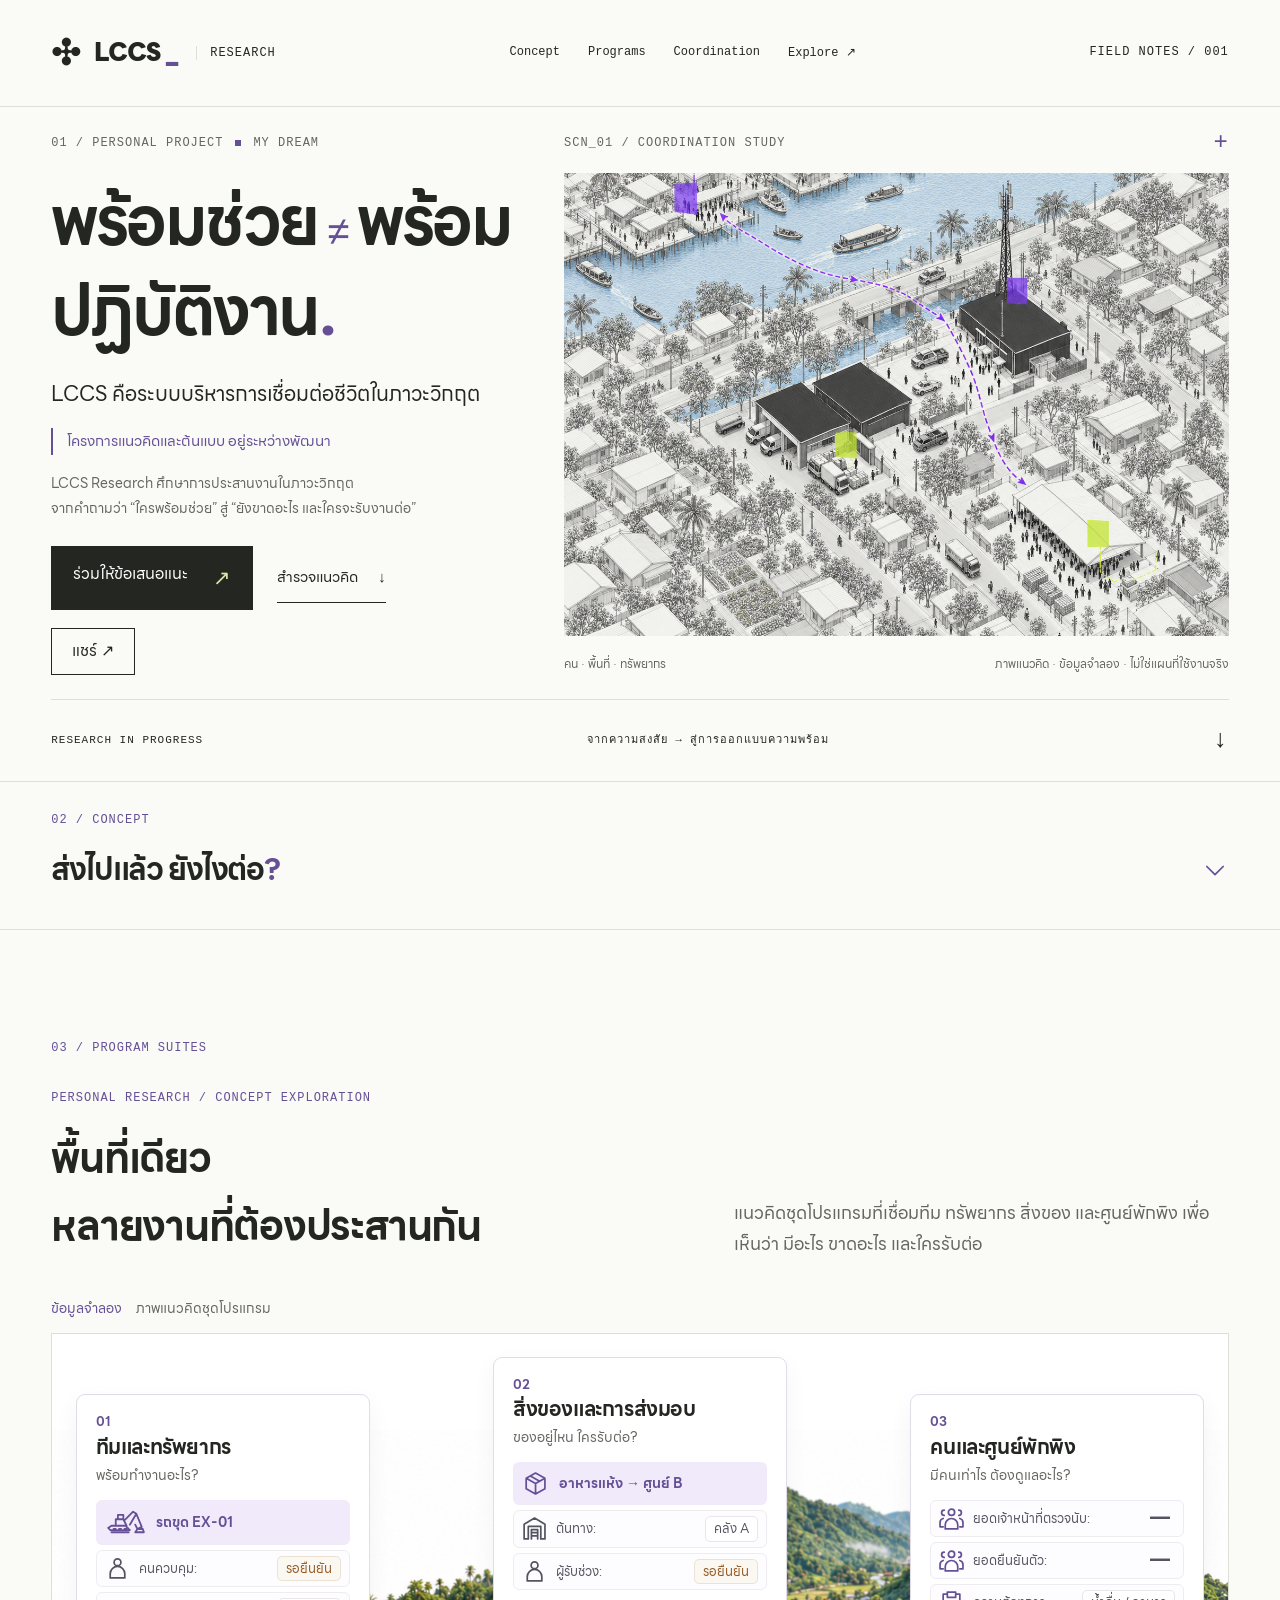
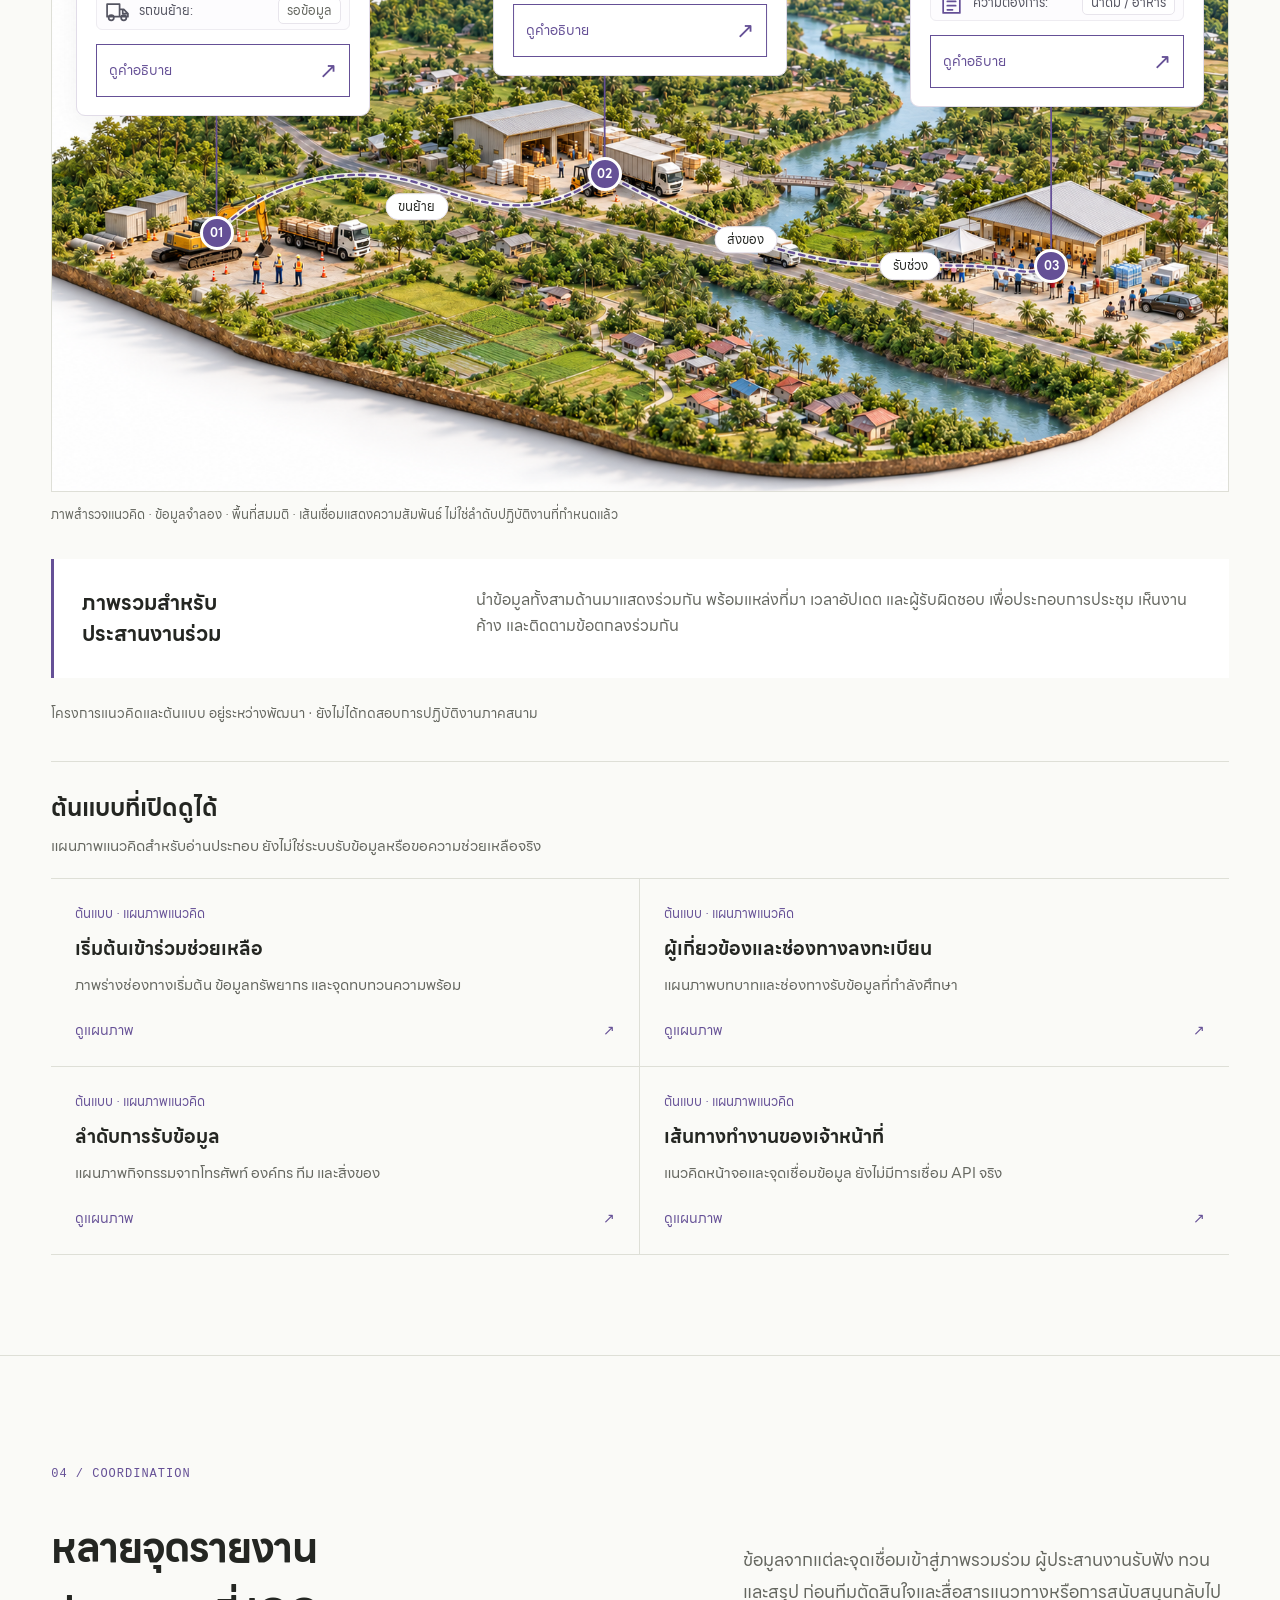
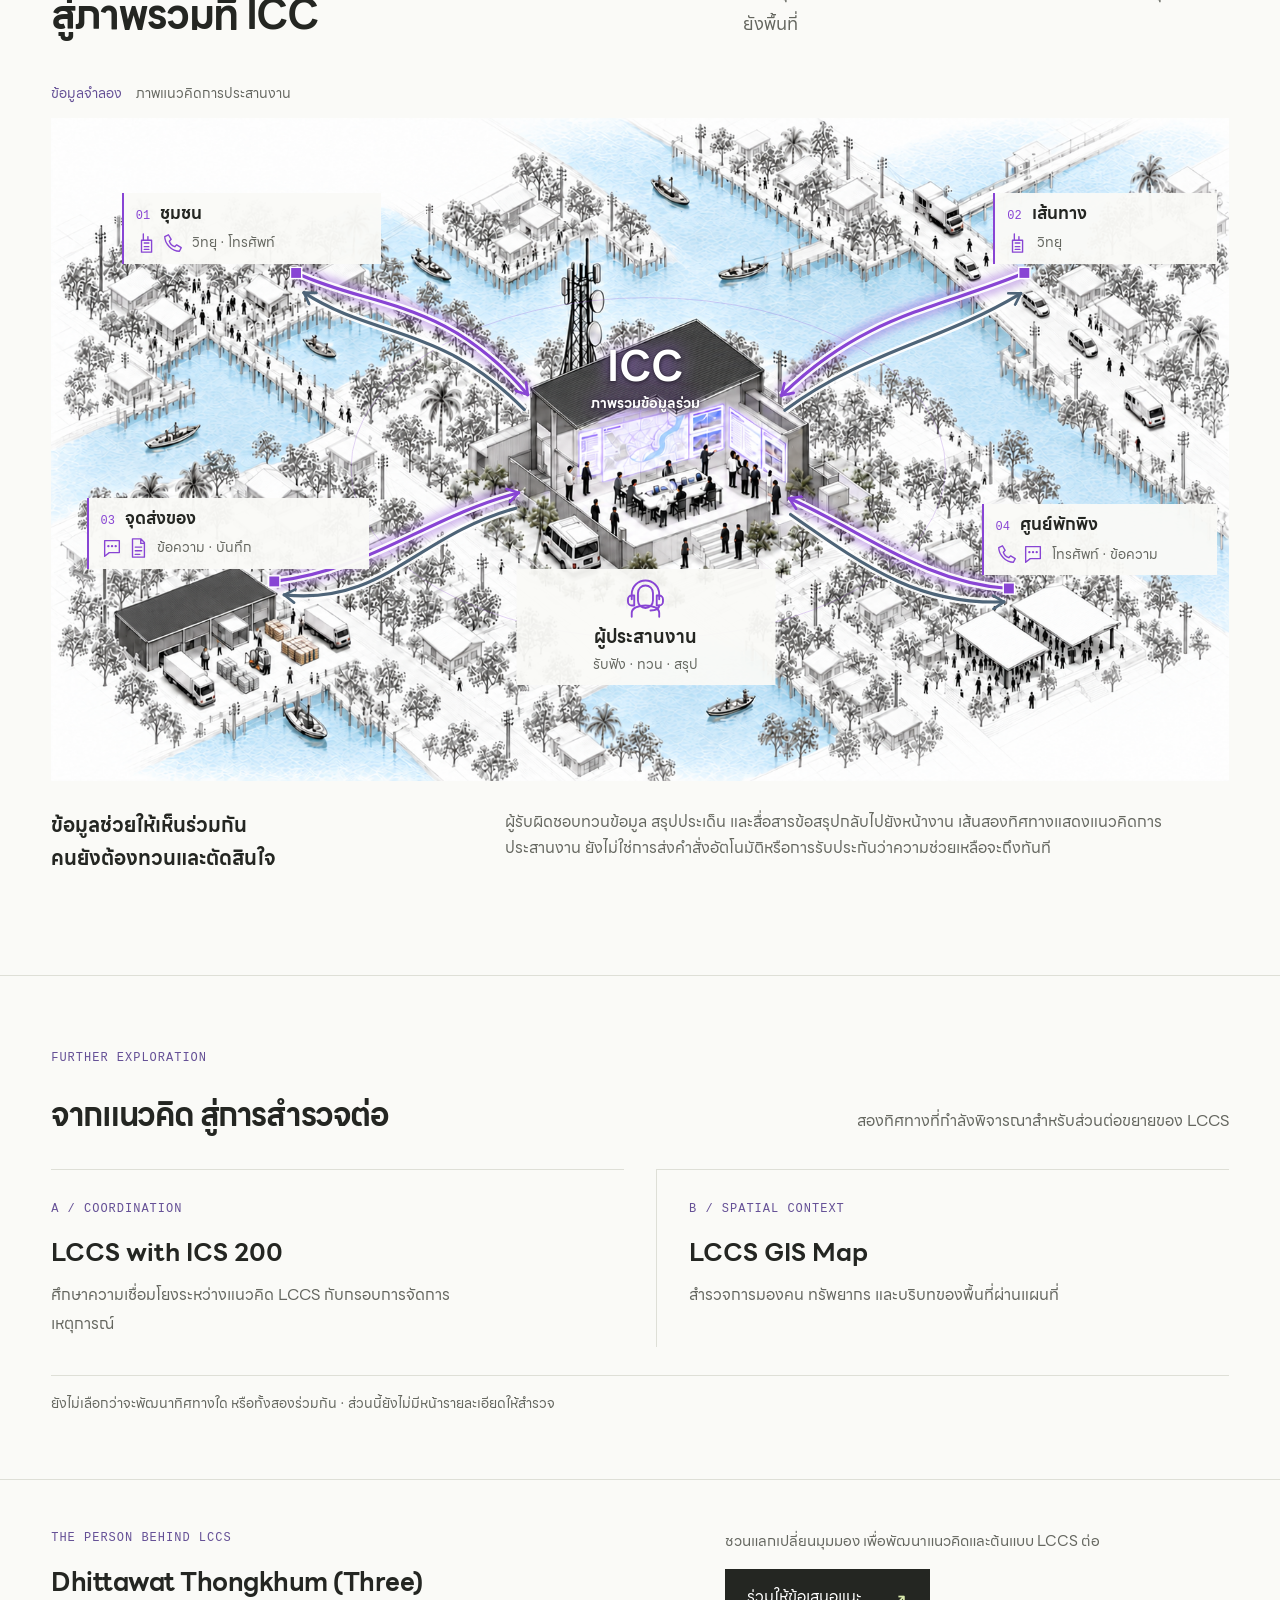
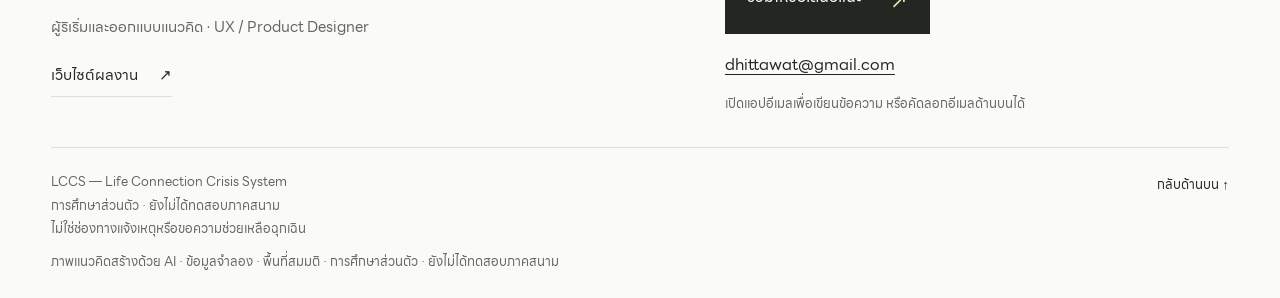
<file: index.html>
<!doctype html>
<html lang="th">
<head>
<meta charset="utf-8">
<meta name="viewport" content="width=device-width,initial-scale=1">
<title>LCCS — Life Connection Crisis System</title>
<meta name="description" content="LCCS คือระบบบริหารการเชื่อมต่อชีวิตในภาวะวิกฤต · โครงการแนวคิดและต้นแบบ อยู่ระหว่างพัฒนา">
<link rel="canonical" href="https://vagueslim.github.io/LLCS/">
<meta property="og:type" content="website">
<meta property="og:locale" content="th_TH">
<meta property="og:site_name" content="LCCS — Life Connection Crisis System">
<meta property="og:title" content="LCCS — Life Connection Crisis System">
<meta property="og:description" content="LCCS คือระบบบริหารการเชื่อมต่อชีวิตในภาวะวิกฤต · โครงการแนวคิดและต้นแบบ อยู่ระหว่างพัฒนา">
<meta property="og:url" content="https://vagueslim.github.io/LLCS/">
<meta property="og:image" content="https://vagueslim.github.io/LLCS/research/assets/lccs-share.png">
<meta property="og:image:width" content="1200"><meta property="og:image:height" content="630"><meta property="og:image:type" content="image/png">
<meta property="og:image:alt" content="LCCS ตัวอักษรสีม่วงบนพื้นหลังดำ">
<meta property="og:image:secure_url" content="https://vagueslim.github.io/LLCS/research/assets/lccs-share.png">
<meta name="twitter:image:alt" content="LCCS ตัวอักษรสีม่วงบนพื้นหลังดำ">
<meta name="twitter:card" content="summary_large_image">
<meta name="twitter:title" content="LCCS — Life Connection Crisis System">
<meta name="twitter:description" content="LCCS คือระบบบริหารการเชื่อมต่อชีวิตในภาวะวิกฤต · โครงการแนวคิดและต้นแบบ อยู่ระหว่างพัฒนา">
<meta name="twitter:image" content="https://vagueslim.github.io/LLCS/research/assets/lccs-share.png">
<link rel="icon" href="data:,"><link rel="stylesheet" href="research/styles.css">
<link rel="stylesheet" href="research/program-suites.css">
<link rel="stylesheet" href="research/coordination.css?v=hub-20261028">
<link rel="stylesheet" href="research/closing.css">
<link rel="stylesheet" href="research/showcase.css?v=sections-20261028">
<link rel="stylesheet" href="research/program-suites-illustration.css?v=module-scenes-20261118">
</head>
<body>
<a class="skip" href="#main">ข้ามไปเนื้อหา</a>
<header><a class="brand" href="#main"><span class="mark">✣</span> LCCS<span class="purple">_</span><small>RESEARCH</small></a><nav aria-label="หัวข้อในหน้านี้"><a href="#concept">Concept</a><a href="#problem">Programs</a><a href="#safety">Coordination</a><a href="#explore-next">Explore ↗</a></nav><span class="edition">FIELD NOTES / 001</span></header>
<main id="main">
<section class="hero" aria-labelledby="hero-title">
<div class="hero-copy"><div class="eyebrow"><span>01 / PERSONAL PROJECT</span><span class="dot"></span> MY DREAM</div><h1 id="hero-title"><span class="headline-first">พร้อมช่วย</span><span class="unequal">≠</span>พร้อม<br>ปฏิบัติงาน<span class="purple">.</span></h1><p class="intro showcase-definition">LCCS คือระบบบริหารการเชื่อมต่อชีวิตในภาวะวิกฤต</p><p class="showcase-status">โครงการแนวคิดและต้นแบบ อยู่ระหว่างพัฒนา</p><p class="muted">LCCS Research ศึกษาการประสานงานในภาวะวิกฤต<br class="desktop"> จากคำถามว่า “ใครพร้อมช่วย” สู่ “ยังขาดอะไร และใครจะรับงานต่อ”</p><div class="showcase-actions"><a class="button feedback-link" href="mailto:dhittawat@gmail.com?subject=%E0%B8%82%E0%B9%89%E0%B8%AD%E0%B9%80%E0%B8%AA%E0%B8%99%E0%B8%AD%E0%B9%81%E0%B8%99%E0%B8%B0%E0%B9%80%E0%B8%81%E0%B8%B5%E0%B9%88%E0%B8%A2%E0%B8%A7%E0%B8%81%E0%B8%B1%E0%B8%9A%20LCCS">ร่วมให้ข้อเสนอแนะ <span aria-hidden="true">↗</span></a><a class="showcase-explore" href="#concept">สำรวจแนวคิด <span aria-hidden="true">↓</span></a></div><div class="share-control">
<button class="share-button" id="share-button" type="button">แชร์ ↗</button>
<p class="share-status" id="share-status" role="status" aria-live="polite"></p>
<div id="share-fallback" hidden><label for="share-text">เลือกข้อความด้านล่างแล้วคัดลอกเพื่อแชร์</label><textarea id="share-text" rows="6" readonly></textarea></div>
</div></div>
<figure class="hero-art"><div class="art-label">SCN_01 / COORDINATION STUDY <span>+</span></div><div class="hero-image"><img width="1254" height="1254" src="research/assets/community-hero-v2.webp" alt="ภาพแนวคิดชุมชนแบบแอกโซโนเมตริก เชื่อมจุดประสานงานด้วยเส้นสีม่วง"></div><figcaption><span>คน · พื้นที่ · ทรัพยากร</span><span>ภาพแนวคิด · ข้อมูลจำลอง · ไม่ใช่แผนที่ใช้งานจริง</span></figcaption></figure>
<div class="hero-bottom"><span>RESEARCH IN PROGRESS</span><span>จากความสงสัย → สู่การออกแบบความพร้อม</span><a href="#concept" aria-label="เลื่อนลงไป Concept">↓</a></div>
</section>
<section id="concept" class="section concept-compact" aria-labelledby="concept-title"><div class="section-label">02 / CONCEPT</div><div class="section-body"><details class="concept-disclosure"><summary><h2 id="concept-title"><span>ส่งไปแล้ว ยังไงต่อ<span class="purple">?</span></span><svg class="concept-chevron" viewBox="0 0 24 24" fill="none" stroke="currentColor" stroke-width="1.5" stroke-linecap="round" stroke-linejoin="round" aria-hidden="true" focusable="false"><path d="m5 9 7 7 7-7"/></svg></h2></summary><div class="concept-card-grid"><article><div class="concept-card-label"><svg class="concept-icon" viewBox="0 0 24 24" fill="none" stroke="currentColor" stroke-width="1.5" stroke-linecap="round" stroke-linejoin="round" aria-hidden="true"><path d="M12 22s8-8 8-14a8 8 0 0 0-16 0c0 6 8 14 8 14Z"/><circle cx="12" cy="8" r="2.5"/></svg><span>01</span></div><div class="concept-card-heading"><svg class="concept-thumbnail" viewBox="0 190 710 470" aria-hidden="true" focusable="false"><image href="research/assets/concept-linework.png" width="1024" height="1536"/></svg><h3>เริ่มจากสิ่งที่ต้องการ</h3></div><p>มองความต้องการในพื้นที่ ก่อนจับคู่กับสิ่งที่มีคนพร้อมให้</p></article><article><div class="concept-card-label"><svg class="concept-icon" viewBox="0 0 24 24" fill="none" stroke="currentColor" stroke-width="1.5" stroke-linecap="round" stroke-linejoin="round" aria-hidden="true"><path d="M2 2h8v8H2zM2 14h8v8H2zM14 14h8v8h-8z"/><path stroke-dasharray="2 2" d="M14 2h8v8h-8z"/></svg><span>02</span></div><div class="concept-card-heading"><svg class="concept-thumbnail" viewBox="420 650 604 420" aria-hidden="true" focusable="false"><image href="research/assets/concept-linework.png" width="1024" height="1536"/></svg><h3>เห็นเงื่อนไขที่ยังขาด</h3></div><p>ทรัพยากรหนึ่งรายการอาจต้องพึ่งคน เส้นทาง และอุปกรณ์อีกหลายอย่าง</p></article><article><div class="concept-card-label"><svg class="concept-icon" viewBox="0 0 24 24" fill="none" stroke="currentColor" stroke-width="1.5" stroke-linecap="round" stroke-linejoin="round" aria-hidden="true"><path d="M2 7h19m-5-5 5 5-5 5M22 17H3m5-5-5 5 5 5"/></svg><span>03</span></div><div class="concept-card-heading"><svg class="concept-thumbnail" viewBox="0 990 710 440" aria-hidden="true" focusable="false"><image href="research/assets/concept-linework.png" width="1024" height="1536"/></svg><h3>รู้ว่าใครรับต่อ</h3></div><p>การประสานงานต้องมีผู้รับผิดชอบ และข้อมูลที่ตามกลับไปยังต้นทางได้</p></article></div></details></div></section>
<section id="problem" class="section program-suites" aria-labelledby="suites-title"><div class="section-label">03 / PROGRAM SUITES</div><div class="section-body"><div class="intro"><div><p class="eyebrow">PERSONAL RESEARCH / CONCEPT EXPLORATION</p><h2 class="suite-title" id="suites-title">พื้นที่เดียว<br>หลายงานที่ต้องประสานกัน</h2></div><p>แนวคิดชุดโปรแกรมที่เชื่อมทีม ทรัพยากร สิ่งของ และศูนย์พักพิง เพื่อเห็นว่า มีอะไร ขาดอะไร และใครรับต่อ</p></div>
<figure class="program-illustration" aria-label="ตัวอย่างข้อมูลสามกลุ่มงานในพื้นที่เดียวกัน" aria-describedby="program-illustration-caption">
<p class="sample-label">ข้อมูลจำลอง <span>ภาพแนวคิดชุดโปรแกรม</span></p>
<svg width="0" height="0" style="position:absolute" aria-hidden="true" focusable="false"><defs>
<symbol id="psi-icon-machine" viewBox="0 0 36 24"><path d="M5 15h13l4 4H4l-2-2 3-2ZM9 15V9h7l3 6M11 9V5h5v4M17 10l8-8 3 2-6 10M28 4l5 12-4 2-2-4M29 18h5l1 3h-8l2-3Z"/><path d="M5 21h16M7 18h2m3 0h2m3 0h2"/></symbol>
<symbol id="psi-icon-person" viewBox="0 0 24 24"><circle cx="12" cy="6" r="3.3"/><path d="M5 21v-4a7 7 0 0 1 14 0v4H5Z"/></symbol>
<symbol id="psi-icon-truck" viewBox="0 0 24 24"><path d="M2 5h12v12H2V5Zm12 5h4l4 4v3h-8M17 10v4h5"/><circle cx="6" cy="18" r="2.5"/><circle cx="18" cy="18" r="2.5"/></symbol>
<symbol id="psi-icon-box" viewBox="0 0 24 24"><path d="m3 7 9-5 9 5v10l-9 5-9-5V7Zm0 0 9 5 9-5M12 12v10M7 4.8l9 5"/></symbol>
<symbol id="psi-icon-warehouse" viewBox="0 0 24 24"><path d="m2 8 10-6 10 6v14h-4V10H6v12H2V8ZM9 22V13h6v9M9 16h6m-6 3h6"/></symbol>
<symbol id="psi-icon-people" viewBox="0 0 24 24"><circle cx="12" cy="6" r="3"/><path d="M6 22v-4a6 6 0 0 1 12 0v4H6ZM5 4a2.5 2.5 0 0 0 0 5m14-5a2.5 2.5 0 0 1 0 5M4 12a4 4 0 0 0-3 4v4h3m16-8a4 4 0 0 1 3 4v4h-3"/></symbol>
<symbol id="psi-icon-clipboard" viewBox="0 0 24 24"><path d="M8 4H4v18h16V4h-4M8 2h8v5H8V2ZM8 11h8m-8 4h8m-8 4h5"/></symbol>
</defs></svg>
<div class="psi-composition">
  <div class="psi-scene">
    <svg class="psi-connections" viewBox="0 0 1672 941" preserveAspectRatio="none" aria-hidden="true" focusable="false">
      <defs><marker id="psi-route-arrow" viewBox="0 0 10 10" refX="8" refY="5" markerWidth="6" markerHeight="6" orient="auto"><path d="M1 1L8 5L1 9" fill="none" stroke="#655096" stroke-width="1.7" stroke-linecap="round" stroke-linejoin="round"/></marker></defs>
      <path class="psi-route-halo" d="M234 574 C315 489 438 477 520 502 S685 565 786 489M786 489 C905 551 1045 625 1220 620 S1365 640 1421 621"/>
      <path class="psi-route" d="M234 574 C315 489 438 477 520 502 S685 565 786 489"/>
      <path class="psi-route" d="M786 489 C905 551 1045 625 1220 620 S1365 640 1421 621"/>
      <path class="psi-callout" d="M234 170V574M786 120V489M1421 170V621"/>
    </svg>
    <a class="psi-pin psi-pin--resources" href="#suite-resource-example" aria-label="อ่านตัวอย่าง 01 ทีมและทรัพยากร"><span aria-hidden="true">01</span></a>
    <a class="psi-pin psi-pin--supplies" href="#suite-supply-example" aria-label="อ่านตัวอย่าง 02 สิ่งของและการส่งมอบ"><span aria-hidden="true">02</span></a>
    <a class="psi-pin psi-pin--shelter" href="#suite-shelter-example" aria-label="อ่านตัวอย่าง 03 คนและศูนย์พักพิง"><span aria-hidden="true">03</span></a>
  </div>
  <div class="psi-route-labels" aria-label="ความสัมพันธ์ของงาน"><span class="psi-label-move">ขนย้าย</span><span class="psi-label-deliver">ส่งของ</span><span class="psi-label-handover">รับช่วง</span></div>
  <ol class="psi-cards">
    <li class="psi-card psi-card--resources" id="suite-resource-example" tabindex="-1">
      <span class="psi-card-number">01</span><h3>ทีมและทรัพยากร</h3><p class="psi-question">พร้อมทำงานอะไร?</p>
      <p class="psi-highlight"><svg class="psi-icon psi-icon--machine" aria-hidden="true" focusable="false"><use href="#psi-icon-machine"/></svg><span>รถขุด EX-01</span></p>
      <dl class="psi-data">
        <div class="psi-row"><svg class="psi-icon" aria-hidden="true" focusable="false"><use href="#psi-icon-person"/></svg><dt>คนควบคุม:</dt><dd class="psi-value psi-value--pending">รอยืนยัน</dd></div>
        <div class="psi-row"><svg class="psi-icon" aria-hidden="true" focusable="false"><use href="#psi-icon-truck"/></svg><dt>รถขนย้าย:</dt><dd class="psi-value psi-value--unknown">รอข้อมูล</dd></div>
      </dl>
      <button type="button" class="explore psi-description-button" data-module="resources" aria-haspopup="dialog" aria-label="ดูคำอธิบาย ทีมและทรัพยากร">ดูคำอธิบาย <span aria-hidden="true">↗</span></button>
    </li>
    <li class="psi-card psi-card--supplies" id="suite-supply-example" tabindex="-1">
      <span class="psi-card-number">02</span><h3>สิ่งของและการส่งมอบ</h3><p class="psi-question">ของอยู่ไหน ใครรับต่อ?</p>
      <p class="psi-highlight"><svg class="psi-icon" aria-hidden="true" focusable="false"><use href="#psi-icon-box"/></svg><span>อาหารแห้ง → ศูนย์ B</span></p>
      <dl class="psi-data">
        <div class="psi-row"><svg class="psi-icon" aria-hidden="true" focusable="false"><use href="#psi-icon-warehouse"/></svg><dt>ต้นทาง:</dt><dd class="psi-value">คลัง A</dd></div>
        <div class="psi-row"><svg class="psi-icon" aria-hidden="true" focusable="false"><use href="#psi-icon-person"/></svg><dt>ผู้รับช่วง:</dt><dd class="psi-value psi-value--pending">รอยืนยัน</dd></div>
      </dl>
      <button type="button" class="explore psi-description-button" data-module="supplies" aria-haspopup="dialog" aria-label="ดูคำอธิบาย สิ่งของและการส่งมอบ">ดูคำอธิบาย <span aria-hidden="true">↗</span></button>
    </li>
    <li class="psi-card psi-card--shelter" id="suite-shelter-example" tabindex="-1">
      <span class="psi-card-number">03</span><h3>คนและศูนย์พักพิง</h3><p class="psi-question">มีคนเท่าไร ต้องดูแลอะไร?</p>
      <dl class="psi-data">
        <div class="psi-row"><svg class="psi-icon" aria-hidden="true" focusable="false"><use href="#psi-icon-people"/></svg><dt>ยอดเจ้าหน้าที่ตรวจนับ:</dt><dd class="psi-count" aria-label="ยังไม่ระบุยอดเจ้าหน้าที่ตรวจนับ">—</dd></div>
        <div class="psi-row"><svg class="psi-icon" aria-hidden="true" focusable="false"><use href="#psi-icon-people"/></svg><dt>ยอดยืนยันตัว:</dt><dd class="psi-count" aria-label="ยังไม่ระบุยอดยืนยันตัว">—</dd></div>
        <div class="psi-row"><svg class="psi-icon" aria-hidden="true" focusable="false"><use href="#psi-icon-clipboard"/></svg><dt>ความต้องการ:</dt><dd class="psi-value">น้ำดื่ม / อาหาร</dd></div>
      </dl>
      <button type="button" class="explore psi-description-button" data-module="shelter" aria-haspopup="dialog" aria-label="ดูคำอธิบาย คนและศูนย์พักพิง">ดูคำอธิบาย <span aria-hidden="true">↗</span></button>
    </li>
  </ol>
</div>
<figcaption id="program-illustration-caption">ภาพสำรวจแนวคิด · ข้อมูลจำลอง · พื้นที่สมมติ · เส้นเชื่อมแสดงความสัมพันธ์ ไม่ใช่ลำดับปฏิบัติงานที่กำหนดแล้ว</figcaption>
</figure>
<aside class="shared"><h3>ภาพรวมสำหรับ<br>ประสานงานร่วม</h3><p>นำข้อมูลทั้งสามด้านมาแสดงร่วมกัน พร้อมแหล่งที่มา เวลาอัปเดต และผู้รับผิดชอบ เพื่อประกอบการประชุม เห็นงานค้าง และติดตามข้อตกลงร่วมกัน</p></aside>
<p class="suite-status">โครงการแนวคิดและต้นแบบ อยู่ระหว่างพัฒนา · ยังไม่ได้ทดสอบการปฏิบัติงานภาคสนาม</p>
<div class="showcase-prototypes" id="prototype-library" aria-labelledby="prototype-title">
<h3 id="prototype-title">ต้นแบบที่เปิดดูได้</h3>
<p class="prototype-note">แผนภาพแนวคิดสำหรับอ่านประกอบ ยังไม่ใช่ระบบรับข้อมูลหรือขอความช่วยเหลือจริง</p>
<ul class="prototype-list">
<li><a class="prototype-link" href="prototypes/LCCS_Rapid_Onboarding_MCP.html"><span class="prototype-kind">ต้นแบบ · แผนภาพแนวคิด</span><strong>เริ่มต้นเข้าร่วมช่วยเหลือ</strong><span class="prototype-description">ภาพร่างช่องทางเริ่มต้น ข้อมูลทรัพยากร และจุดทบทวนความพร้อม</span><span class="prototype-action">ดูแผนภาพ <span aria-hidden="true">↗</span></span></a></li>
<li><a class="prototype-link" href="prototypes/LCCS_Stakeholder_Registration_ORC_Chart.html"><span class="prototype-kind">ต้นแบบ · แผนภาพแนวคิด</span><strong>ผู้เกี่ยวข้องและช่องทางลงทะเบียน</strong><span class="prototype-description">แผนภาพบทบาทและช่องทางรับข้อมูลที่กำลังศึกษา</span><span class="prototype-action">ดูแผนภาพ <span aria-hidden="true">↗</span></span></a></li>
<li><a class="prototype-link" href="prototypes/LCCS_Onboarding_Activity_Diagrams.html"><span class="prototype-kind">ต้นแบบ · แผนภาพแนวคิด</span><strong>ลำดับการรับข้อมูล</strong><span class="prototype-description">แผนภาพกิจกรรมจากโทรศัพท์ องค์กร ทีม และสิ่งของ</span><span class="prototype-action">ดูแผนภาพ <span aria-hidden="true">↗</span></span></a></li>
<li><a class="prototype-link" href="prototypes/LCCS_Government_Console_API_User_Journey.html"><span class="prototype-kind">ต้นแบบ · แผนภาพแนวคิด</span><strong>เส้นทางทำงานของเจ้าหน้าที่</strong><span class="prototype-description">แนวคิดหน้าจอและจุดเชื่อมข้อมูล ยังไม่มีการเชื่อม API จริง</span><span class="prototype-action">ดูแผนภาพ <span aria-hidden="true">↗</span></span></a></li>
</ul></div></div><dialog aria-labelledby="module-title"><button class="close" autofocus>ปิด ×</button><p class="eyebrow">CONCEPT / ขอบเขตแนวคิด</p><h3 id="module-title"></h3><p class="dialog-sub"></p><ul class="module-items"></ul><p class="status">ส่วนนี้แสดงขอบเขตแนวคิด ยังไม่ใช่โปรแกรมพร้อมใช้งาน และยังไม่ได้เชื่อมไปยังระบบปฏิบัติการจริง</p></dialog></section>
<section id="safety" class="section coordination" aria-labelledby="coord-title">
  <div class="section-label">04 / COORDINATION</div>
  <div class="coord-heading">
    <h2 id="coord-title">หลายจุดรายงาน<br>สู่ภาพรวมที่ ICC</h2>
    <p>ข้อมูลจากแต่ละจุดเชื่อมเข้าสู่ภาพรวมร่วม ผู้ประสานงานรับฟัง ทวน และสรุป ก่อนทีมตัดสินใจและสื่อสารแนวทางหรือการสนับสนุนกลับไปยังพื้นที่</p>
  </div>
  <svg class="coord-symbols" xmlns="http://www.w3.org/2000/svg" aria-hidden="true" focusable="false">
    <defs>
      <symbol id="coord-radio" viewBox="0 0 24 24"><path d="M8 9V2m5 7V5M6 9h11v13H6zM9 12h5m-5 4h5m-5 3h5"/></symbol>
      <symbol id="coord-phone" viewBox="0 0 24 24"><path d="M7 3 3 5c0 8 8 16 16 16l2-4-5-3-2 2c-3-1-5-3-6-6l2-2Z"/></symbol>
      <symbol id="coord-message" viewBox="0 0 24 24"><path d="M4 4h16v13H9l-5 4V4Z"/><path d="M8 10h.1m3.9 0h.1m3.9 0h.1" stroke-width="2.5"/></symbol>
      <symbol id="coord-note" viewBox="0 0 24 24"><path d="M6 2h9l4 4v16H6zM15 2v5h4M9 11h7m-7 4h7m-7 4h5"/></symbol>
      <symbol id="coord-headset" viewBox="0 0 32 32"><path d="M5 17v-4a11 11 0 0 1 22 0v4M7 14v8H5a3 3 0 0 1-3-3v-2a3 3 0 0 1 3-3h2Zm18 0v8h2a3 3 0 0 0 3-3v-2a3 3 0 0 0-3-3h-2Z"/><path d="M10 12a6 6 0 0 1 12 0v6a6 6 0 0 1-12 0v-6Zm-5 19v-3c0-4 5-6 11-6s11 2 11 6v3M27 22c0 3-3 4-7 4"/></symbol>
    </defs>
  </svg>
  <figure class="coord-figure" aria-labelledby="coord-title" aria-describedby="coord-scope">
    <p class="sample-label coord-sample-label">ข้อมูลจำลอง <span>ภาพแนวคิดการประสานงาน</span></p>
    <div class="coord-scene">
      <div class="coord-art">
        <img src="research/assets/coord-hub-base.png" width="1672" height="941" loading="lazy" alt="ภาพแนวคิดห้องประชุม ICC พร้อมจอภาพรวมอยู่กลางชุมชน โดยมีชุมชน เส้นทาง จุดส่งของ และศูนย์พักพิงล้อมรอบ">
        <svg class="coord-routes" viewBox="0 0 1672 941" aria-hidden="true" focusable="false">
          <defs>
            <marker id="coord-report-arrow" viewBox="0 0 12 12" refX="10" refY="6" markerWidth="5" markerHeight="5" orient="auto"><path d="M2 1 10 6 2 11" fill="none" stroke="#8845d4" stroke-width="2" stroke-linecap="round" stroke-linejoin="round"/></marker>
            <marker id="coord-reply-arrow" viewBox="0 0 12 12" refX="10" refY="6" markerWidth="5" markerHeight="5" orient="auto"><path d="M2 1 10 6 2 11" fill="none" stroke="#4e6478" stroke-width="2" stroke-linecap="round" stroke-linejoin="round"/></marker>
            <filter id="coord-glow" x="-50%" y="-50%" width="200%" height="200%"><feGaussianBlur stdDeviation="5"/></filter>
          </defs>
          <ellipse class="coord-orbit" cx="848" cy="497" rx="422" ry="242"/>
          <g class="coord-route-glow" filter="url(#coord-glow)">
            <path d="M348 220 C455 270 560 255 677 393"/><path d="M1382 220 C1260 271 1157 277 1037 394"/><path d="M317 658 C458 640 532 567 664 532"/><path d="M1360 668 C1240 660 1157 589 1048 540"/>
          </g>
          <g class="coord-route-halo">
            <path d="M348 220 C455 270 560 255 677 393"/><path d="M1382 220 C1260 271 1157 277 1037 394"/><path d="M317 658 C458 640 532 567 664 532"/><path d="M1360 668 C1240 660 1157 589 1048 540"/>
            <path d="M672 414 C552 292 461 314 359 248"/><path d="M1042 415 C1153 332 1265 317 1377 249"/><path d="M660 554 C519 593 472 692 331 677"/><path d="M1050 563 C1168 646 1237 691 1353 687"/>
          </g>
          <g class="coord-route-lines">
            <path id="coord-report-community" class="coord-report-path" data-source="community" d="M348 220 C455 270 560 255 677 393" marker-end="url(#coord-report-arrow)"/>
            <path id="coord-report-road" class="coord-report-path" data-source="road" d="M1382 220 C1260 271 1157 277 1037 394" marker-end="url(#coord-report-arrow)"/>
            <path id="coord-report-supply" class="coord-report-path" data-source="supply" d="M317 658 C458 640 532 567 664 532" marker-end="url(#coord-report-arrow)"/>
            <path id="coord-report-shelter" class="coord-report-path" data-source="shelter" d="M1360 668 C1240 660 1157 589 1048 540" marker-end="url(#coord-report-arrow)"/>
            <path id="coord-reply-community" class="coord-reply-path" data-source="community" d="M672 414 C552 292 461 314 359 248" marker-end="url(#coord-reply-arrow)"/>
            <path id="coord-reply-road" class="coord-reply-path" data-source="road" d="M1042 415 C1153 332 1265 317 1377 249" marker-end="url(#coord-reply-arrow)"/>
            <path id="coord-reply-supply" class="coord-reply-path" data-source="supply" d="M660 554 C519 593 472 692 331 677" marker-end="url(#coord-reply-arrow)"/>
            <path id="coord-reply-shelter" class="coord-reply-path" data-source="shelter" d="M1050 563 C1168 646 1237 691 1353 687" marker-end="url(#coord-reply-arrow)"/>
          </g>
          <g class="coord-map-pins"><rect x="340" y="212" width="16" height="16"/><rect x="1374" y="212" width="16" height="16"/><rect x="309" y="650" width="16" height="16"/><rect x="1352" y="660" width="16" height="16"/></g>
          <g class="coord-map-key">
            <circle cx="348" cy="190" r="42"/><text x="348" y="190">1</text>
            <circle cx="1382" cy="190" r="42"/><text x="1382" y="190">2</text>
            <circle cx="287" cy="615" r="42"/><text x="287" y="615">3</text>
            <circle cx="1390" cy="625" r="42"/><text x="1390" y="625">4</text>
          </g>
        </svg>
        <p class="coord-hub-title" aria-hidden="true">ICC<span>ภาพรวมข้อมูลร่วม</span></p>
      </div>
      <p class="coord-mobile-label">จุดรายงานรอบ ICC / 01–04</p>
      <ol class="coord-sources" aria-label="จุดรายงานที่รับและส่งข้อมูลกับ ICC">
        <li class="coord-source" style="--x:6%;--y:22%;--w:22%">
          <h3><span class="coord-number">01</span> ชุมชน</h3>
          <p><span class="coord-channel-icons" aria-hidden="true"><svg class="coord-icon"><use href="#coord-radio"/></svg><svg class="coord-icon"><use href="#coord-phone"/></svg></span>วิทยุ · โทรศัพท์</p>
        </li>
        <li class="coord-source" style="--x:80%;--y:22%;--w:19%">
          <h3><span class="coord-number">02</span> เส้นทาง</h3>
          <p><svg class="coord-icon" aria-hidden="true"><use href="#coord-radio"/></svg>วิทยุ</p>
        </li>
        <li class="coord-source" style="--x:3%;--y:68%;--w:24%">
          <h3><span class="coord-number">03</span> จุดส่งของ</h3>
          <p><span class="coord-channel-icons" aria-hidden="true"><svg class="coord-icon"><use href="#coord-message"/></svg><svg class="coord-icon"><use href="#coord-note"/></svg></span>ข้อความ · บันทึก</p>
        </li>
        <li class="coord-source" style="--x:79%;--y:69%;--w:20%">
          <h3><span class="coord-number">04</span> ศูนย์พักพิง</h3>
          <p><span class="coord-channel-icons" aria-hidden="true"><svg class="coord-icon"><use href="#coord-phone"/></svg><svg class="coord-icon"><use href="#coord-message"/></svg></span>โทรศัพท์ · ข้อความ</p>
        </li>
      </ol>
      <div class="coord-person">
        <svg class="coord-icon" aria-hidden="true"><use href="#coord-headset"/></svg>
        <h3>ผู้ประสานงาน</h3>
        <p>รับฟัง · ทวน · สรุป</p>
      </div>
    </div>
  </figure>
  <aside class="coord-boundary"><h3>ข้อมูลช่วยให้เห็นร่วมกัน<br>คนยังต้องทวนและตัดสินใจ</h3><p>ผู้รับผิดชอบทวนข้อมูล สรุปประเด็น และสื่อสารข้อสรุปกลับไปยังหน้างาน เส้นสองทิศทางแสดงแนวคิดการประสานงาน ยังไม่ใช่การส่งคำสั่งอัตโนมัติหรือการรับประกันว่าความช่วยเหลือจะถึงทันที</p></aside>
</section>
<section id="explore-next" class="section" aria-labelledby="explore-title">
  <div class="section-label">FURTHER EXPLORATION</div>
  <div class="explore-heading"><h2 id="explore-title">จากแนวคิด สู่การสำรวจต่อ</h2><p>สองทิศทางที่กำลังพิจารณาสำหรับส่วนต่อขยายของ LCCS</p></div>
  <div class="explore-options">
    <article><span class="option-number">A / COORDINATION</span><h3>LCCS with ICS 200</h3><p>ศึกษาความเชื่อมโยงระหว่างแนวคิด LCCS กับกรอบการจัดการเหตุการณ์</p></article>
    <article><span class="option-number">B / SPATIAL CONTEXT</span><h3>LCCS GIS Map</h3><p>สำรวจการมองคน ทรัพยากร และบริบทของพื้นที่ผ่านแผนที่</p></article>
  </div>
  <p class="explore-pending">ยังไม่เลือกว่าจะพัฒนาทิศทางใด หรือทั้งสองร่วมกัน · ส่วนนี้ยังไม่มีหน้ารายละเอียดให้สำรวจ</p>
</section>
</main>
<footer class="showcase-footer" id="contact" aria-labelledby="contact-title">
  <div class="showcase-owner">
    <p class="eyebrow">THE PERSON BEHIND LCCS</p>
    <h2 id="contact-title">Dhittawat Thongkhum (Three)</h2>
    <p>ผู้ริเริ่มและออกแบบแนวคิด · UX / Product Designer</p>
    <a class="portfolio-link" href="https://vagueslim.github.io/portfolio/index.html">เว็บไซต์ผลงาน <span aria-hidden="true">↗</span></a>
  </div>
  <div class="showcase-feedback">
    <p>ชวนแลกเปลี่ยนมุมมอง เพื่อพัฒนาแนวคิดและต้นแบบ LCCS ต่อ</p>
    <a class="button feedback-link" href="mailto:dhittawat@gmail.com?subject=%E0%B8%82%E0%B9%89%E0%B8%AD%E0%B9%80%E0%B8%AA%E0%B8%99%E0%B8%AD%E0%B9%81%E0%B8%99%E0%B8%B0%E0%B9%80%E0%B8%81%E0%B8%B5%E0%B9%88%E0%B8%A2%E0%B8%A7%E0%B8%81%E0%B8%B1%E0%B8%9A%20LCCS">ร่วมให้ข้อเสนอแนะ <span aria-hidden="true">↗</span></a>
    <a class="contact-email" href="mailto:dhittawat@gmail.com">dhittawat@gmail.com</a>
    <p class="contact-note">เปิดแอปอีเมลเพื่อเขียนข้อความ หรือคัดลอกอีเมลด้านบนได้</p>
  </div>
  <div class="showcase-footer-bottom"><div class="showcase-footer-notes"><p class="tiny showcase-project-note">LCCS — Life Connection Crisis System<br>การศึกษาส่วนตัว · ยังไม่ได้ทดสอบภาคสนาม<br>ไม่ใช่ช่องทางแจ้งเหตุหรือขอความช่วยเหลือฉุกเฉิน</p><p class="coord-status" id="coord-scope">ภาพแนวคิดสร้างด้วย AI · ข้อมูลจำลอง · พื้นที่สมมติ · การศึกษาส่วนตัว · ยังไม่ได้ทดสอบภาคสนาม</p></div><a href="#main">กลับด้านบน ↑</a></div>
</footer>
<script src="research/app.js?v=showcase-20261028"></script><script src="research/program-suites.js?v=module-scenes-20261118"></script>
</body></html>
</file>
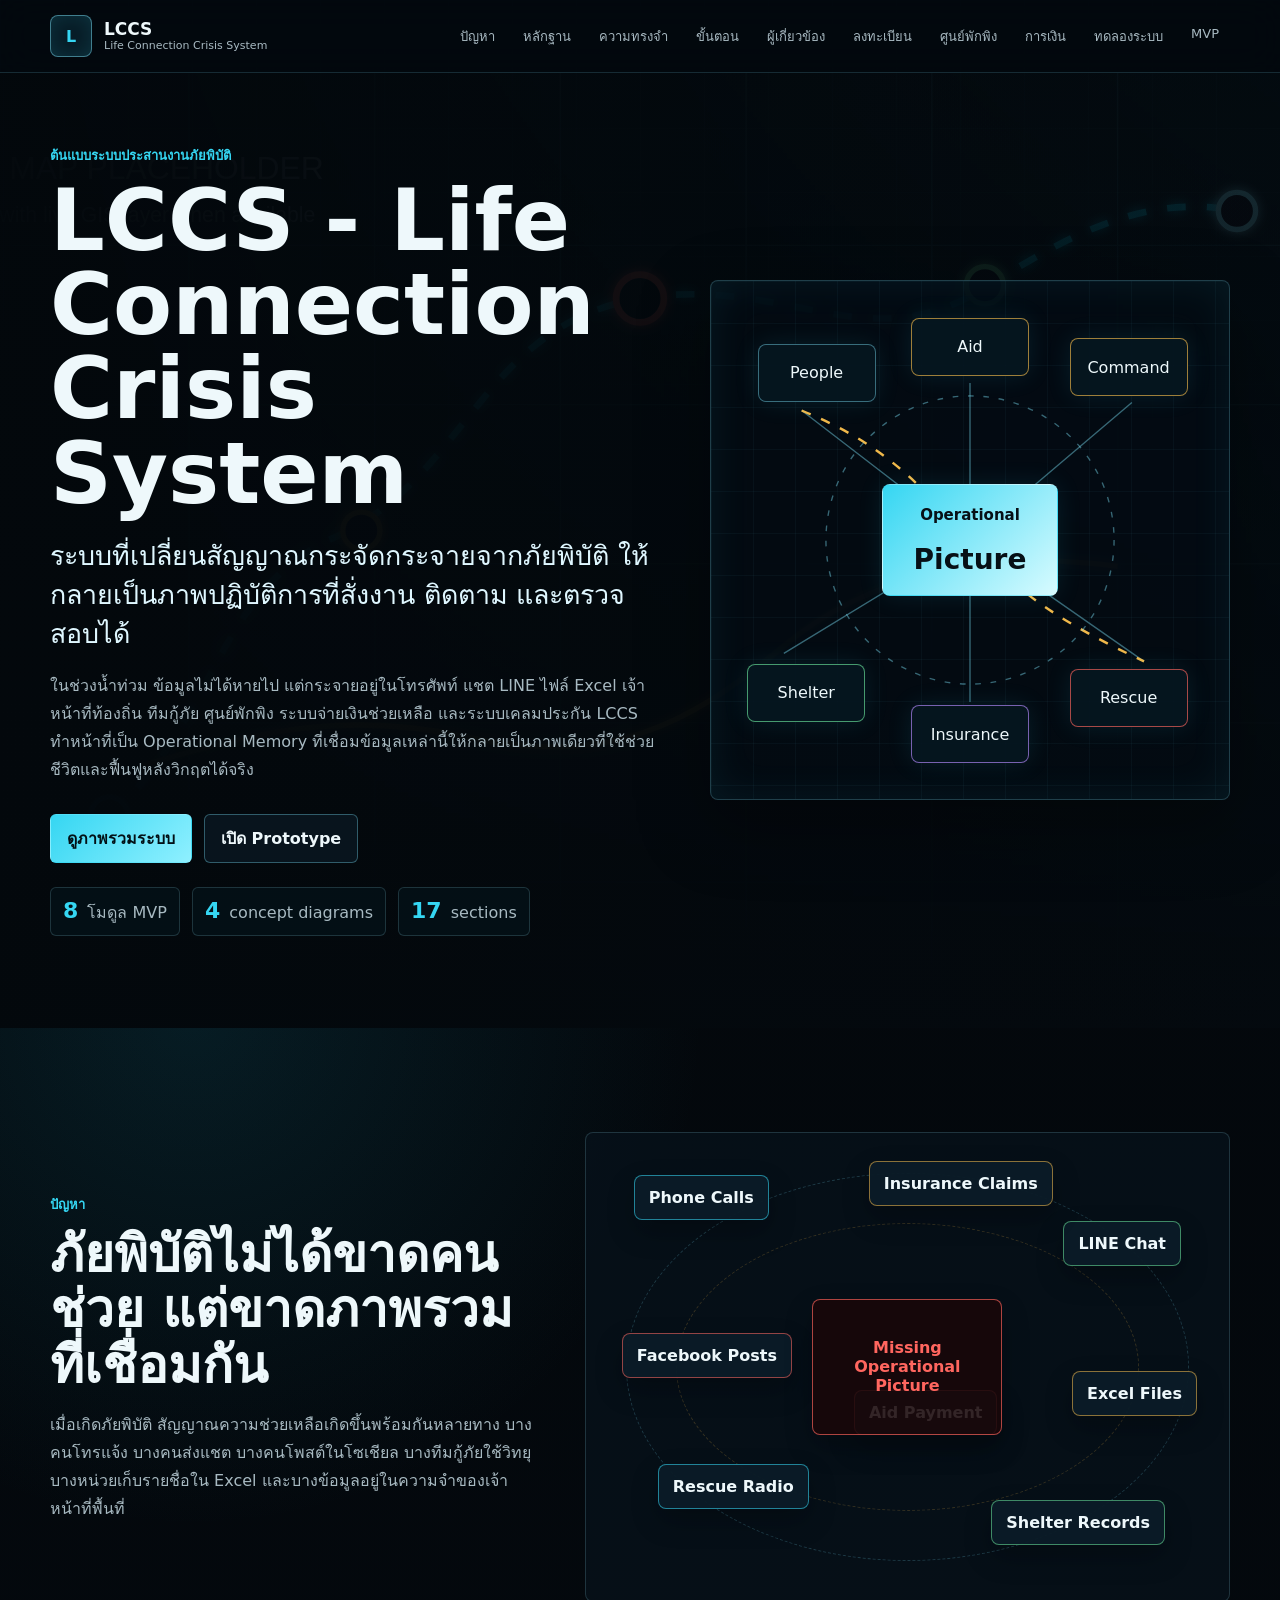
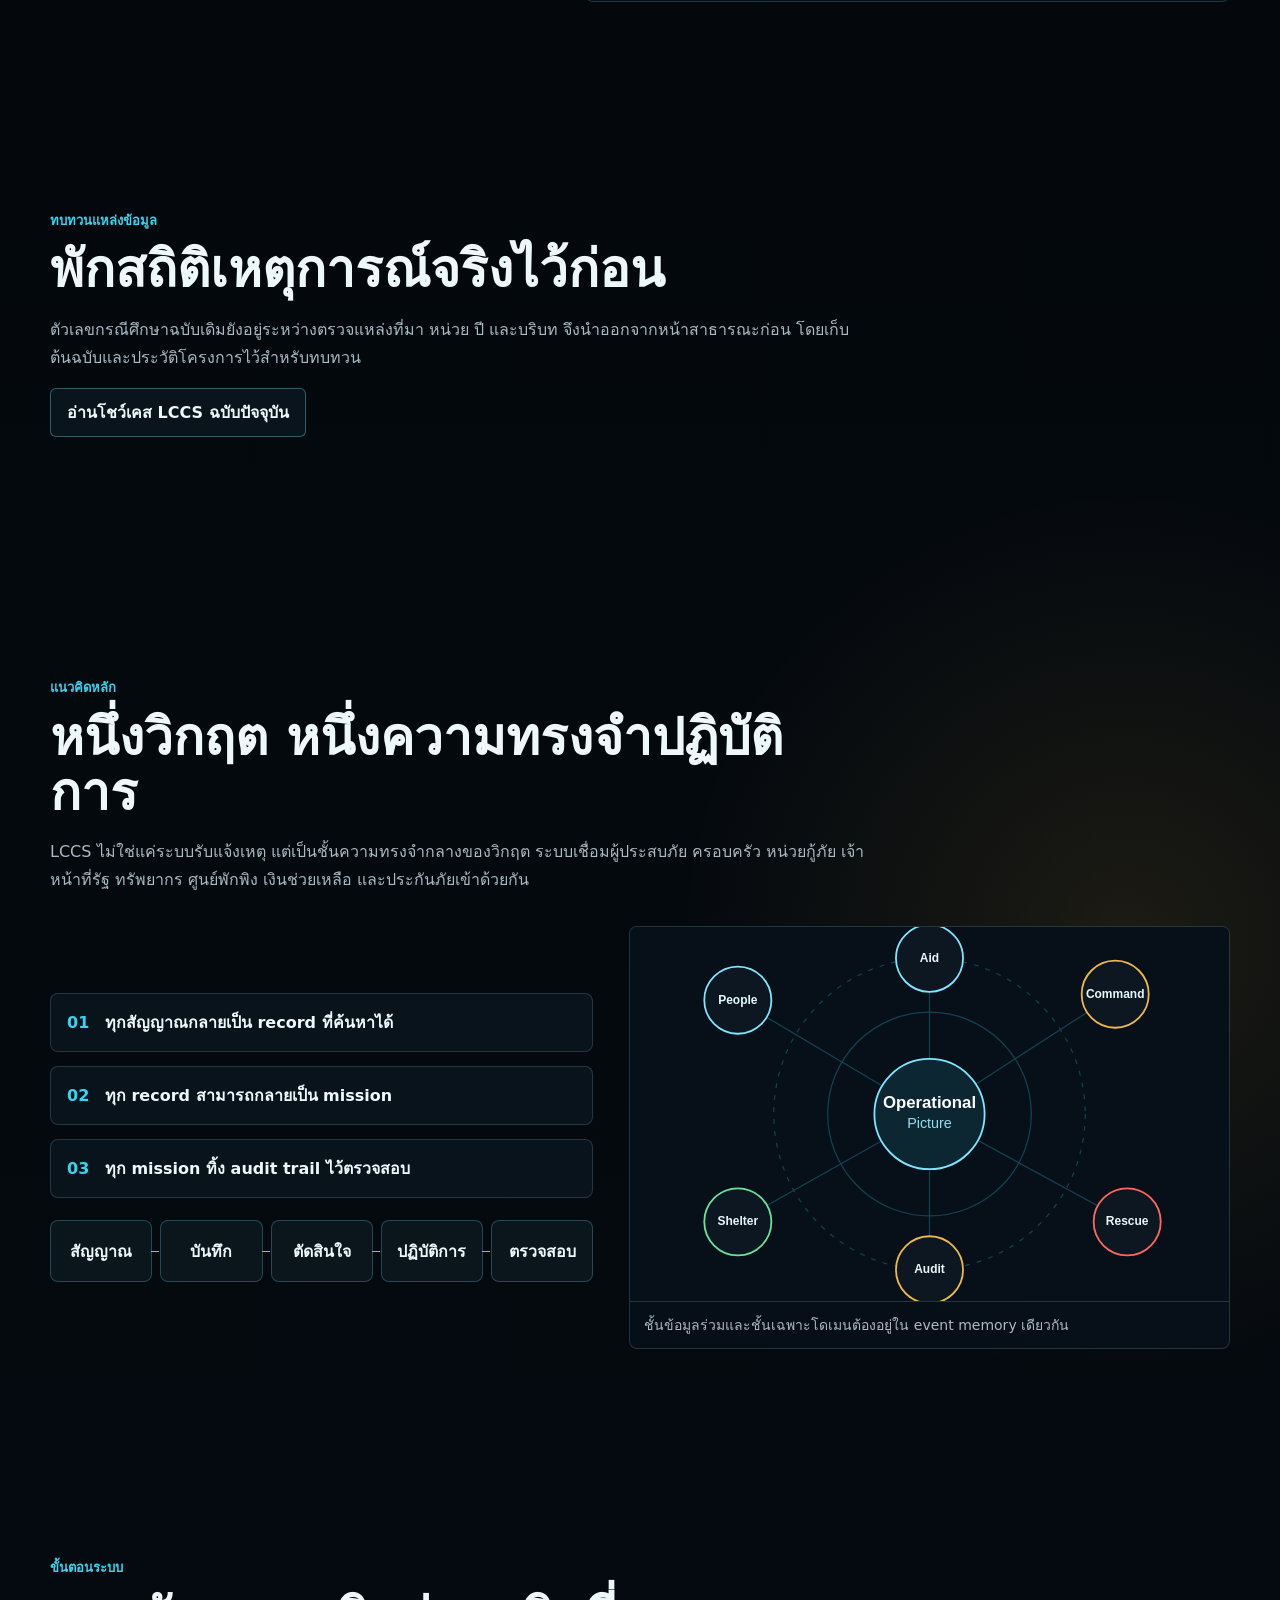
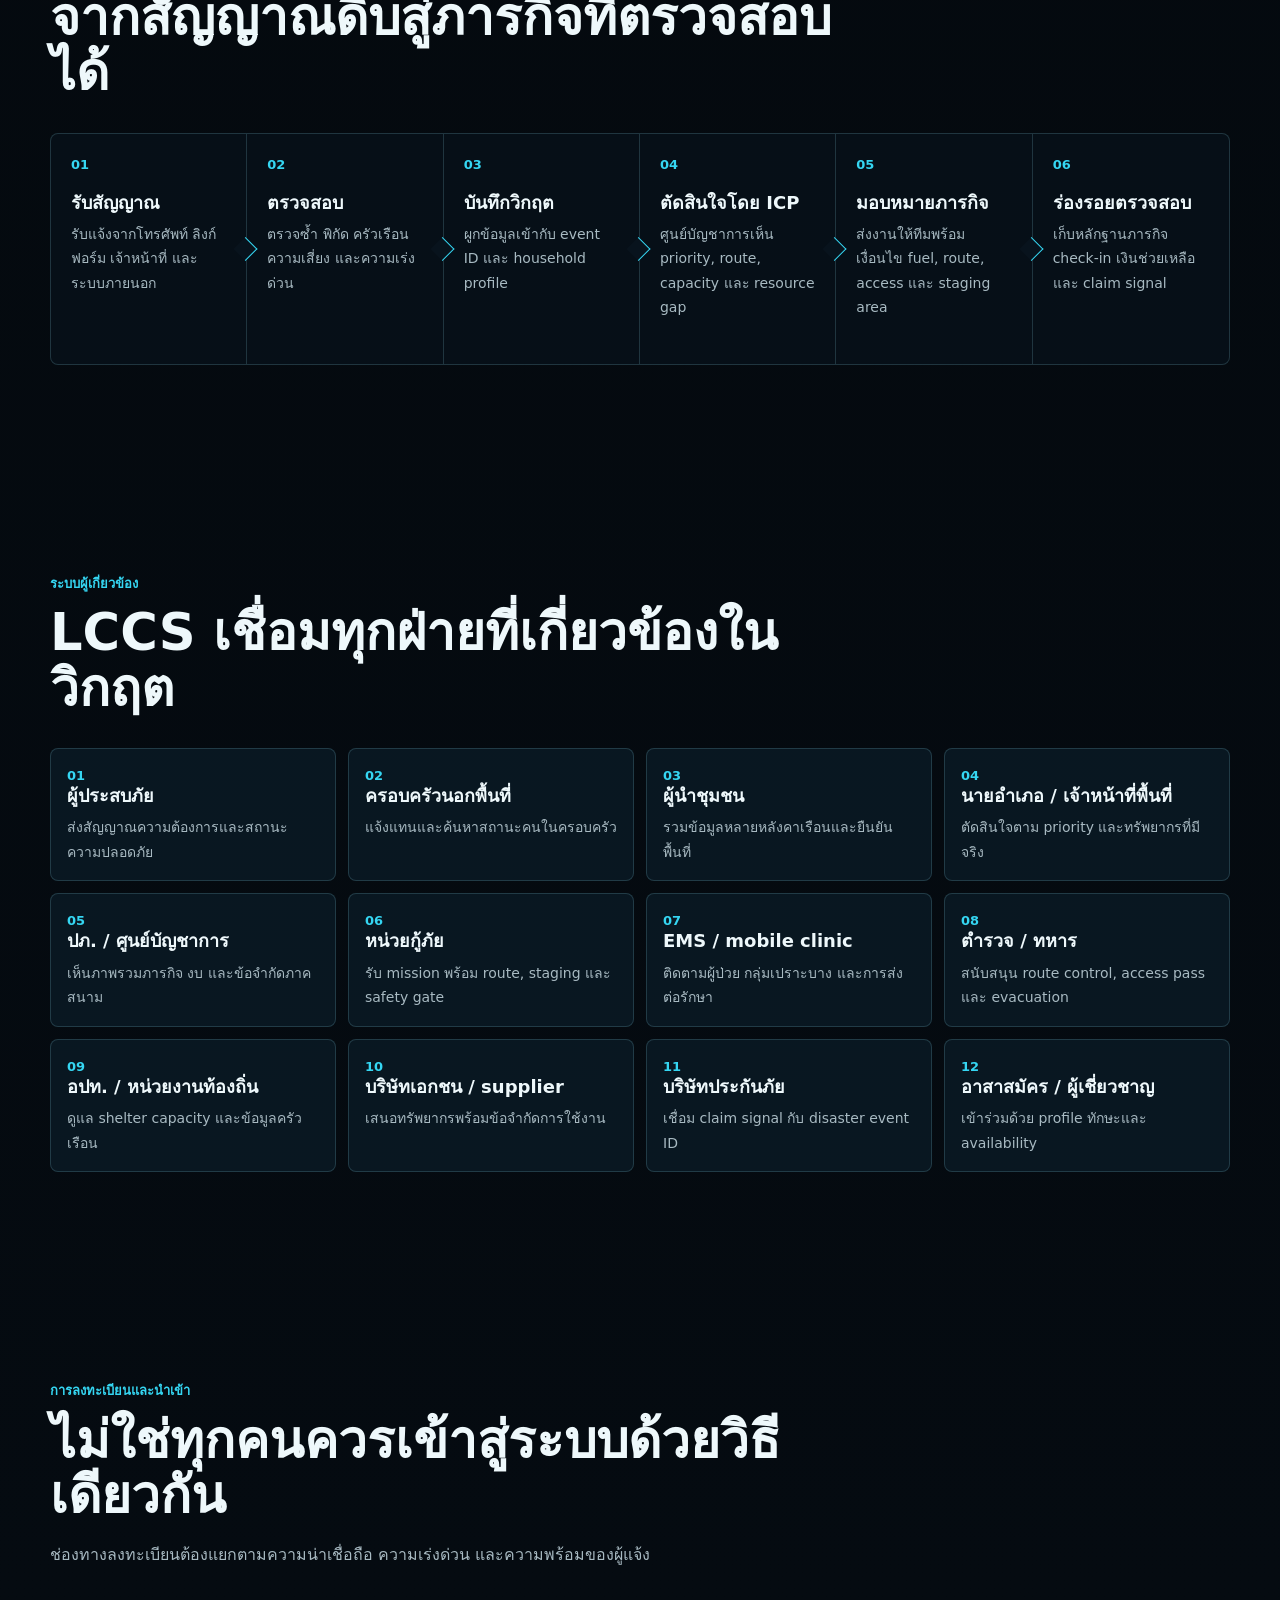
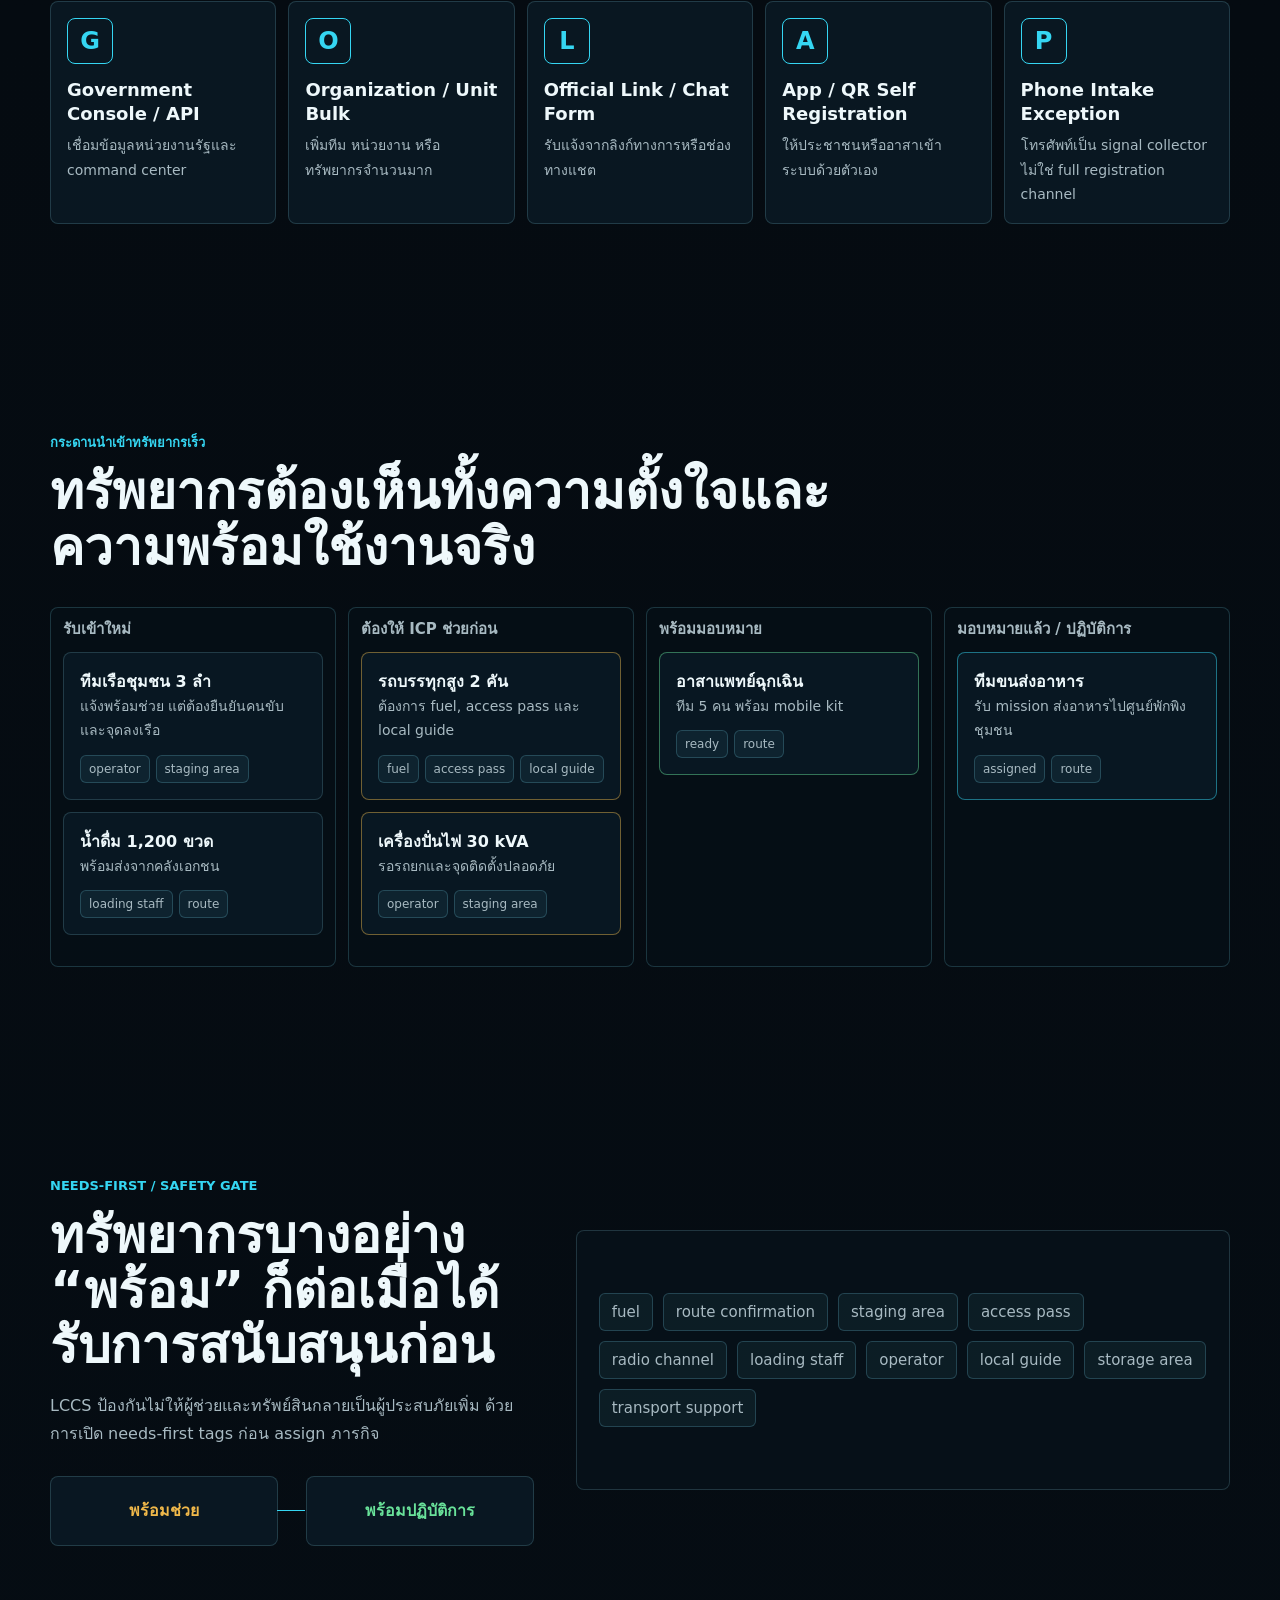
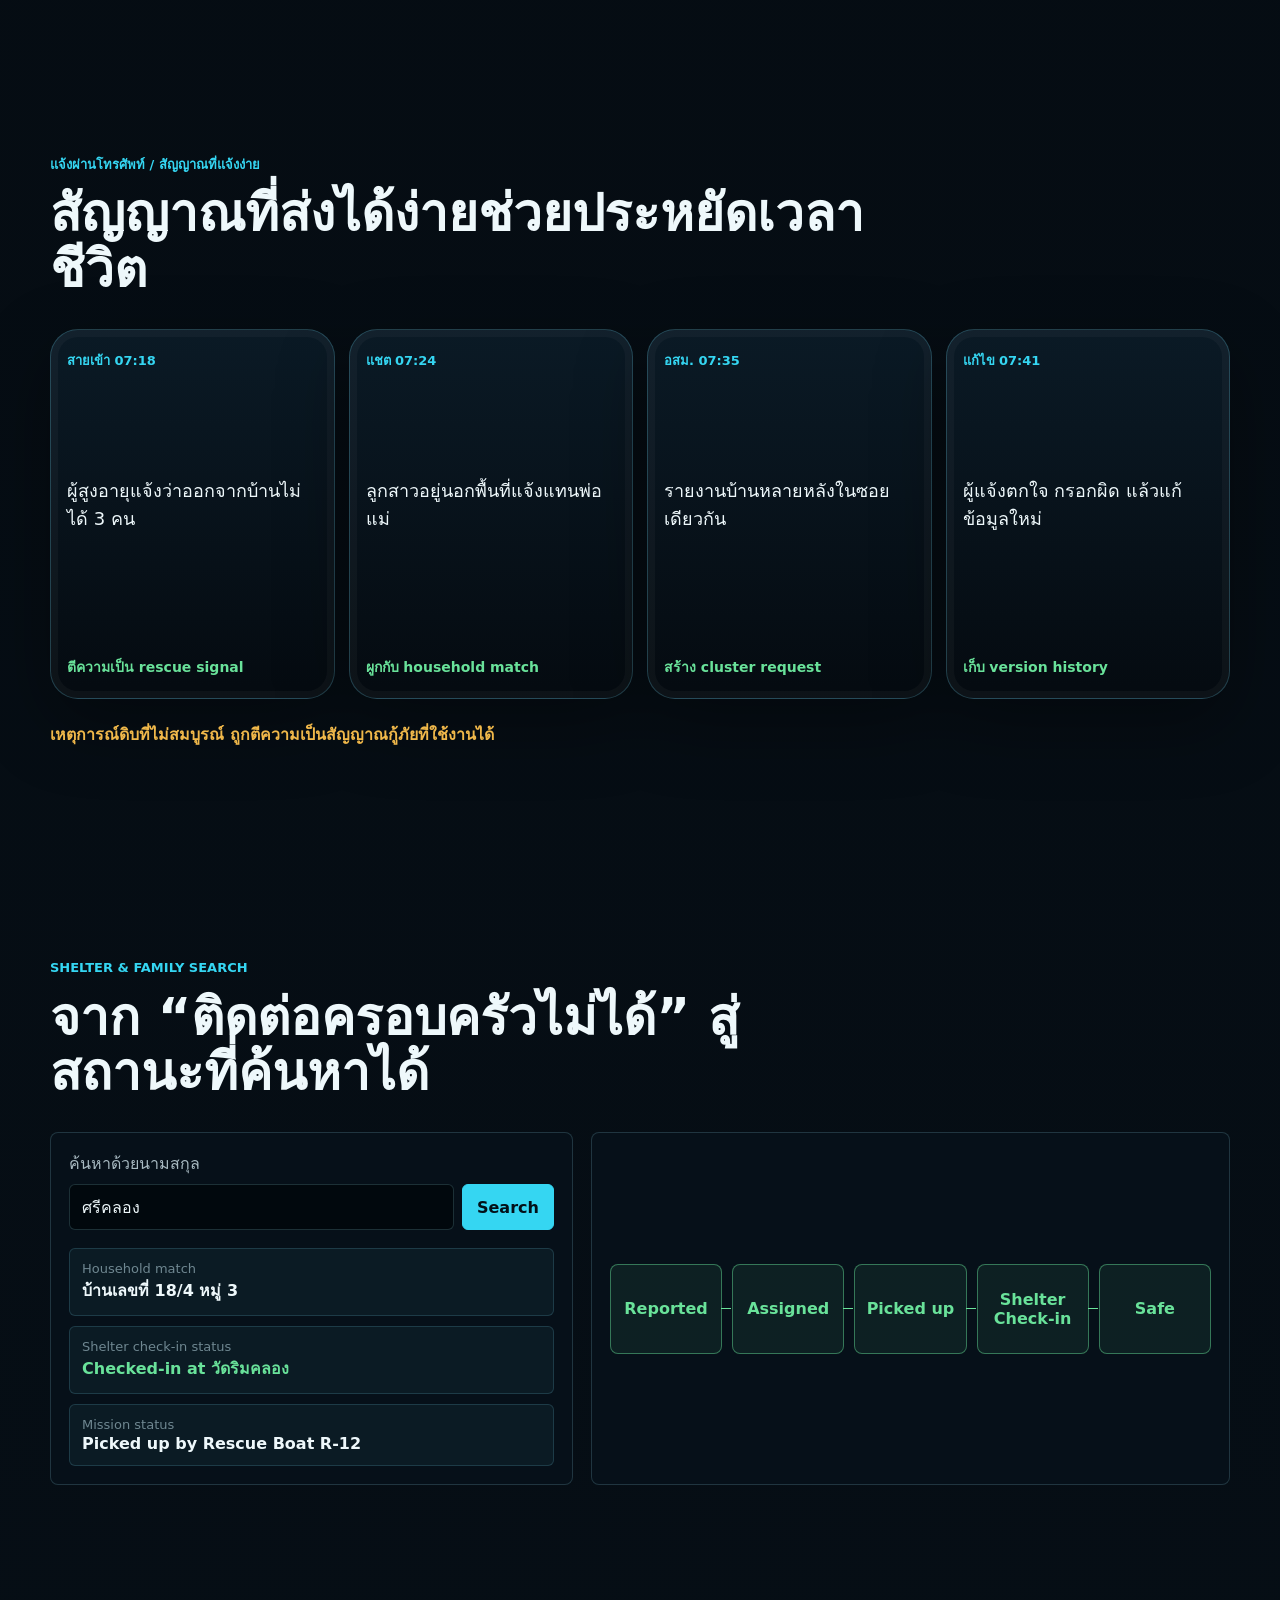
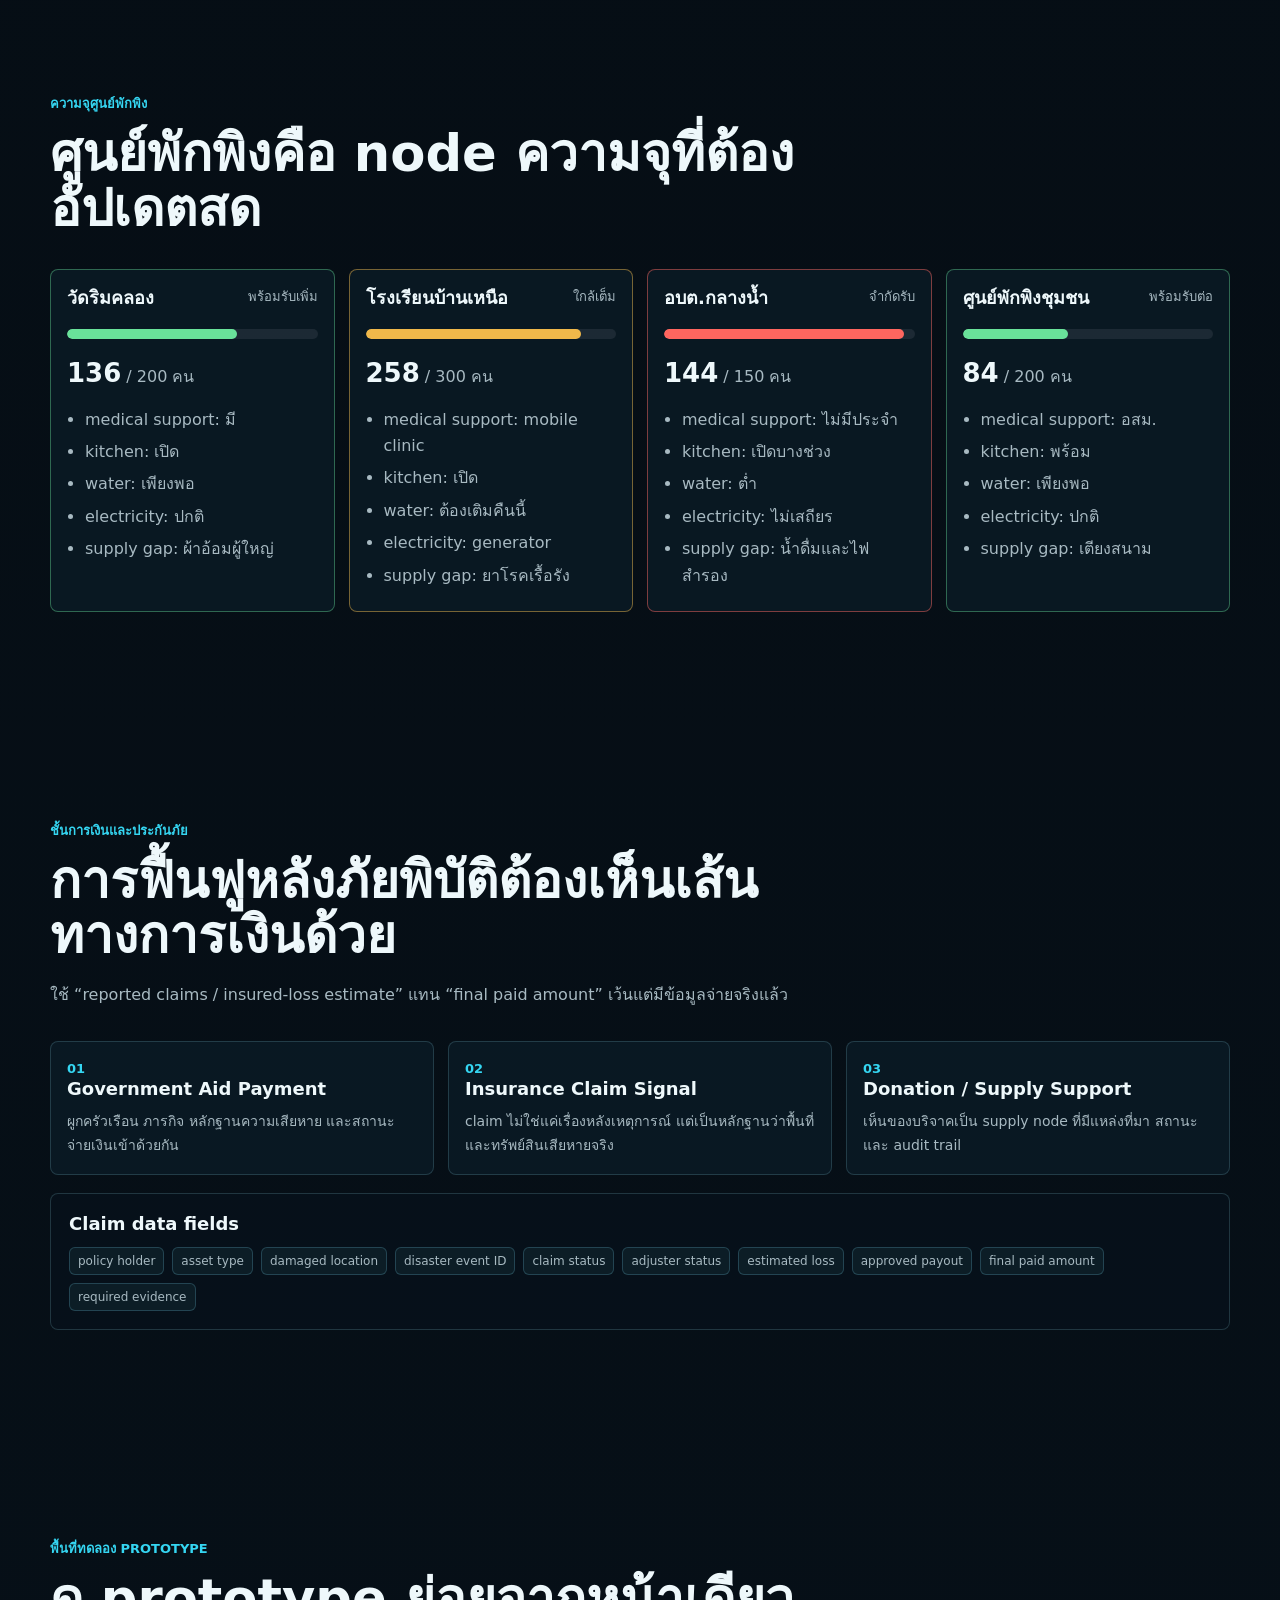
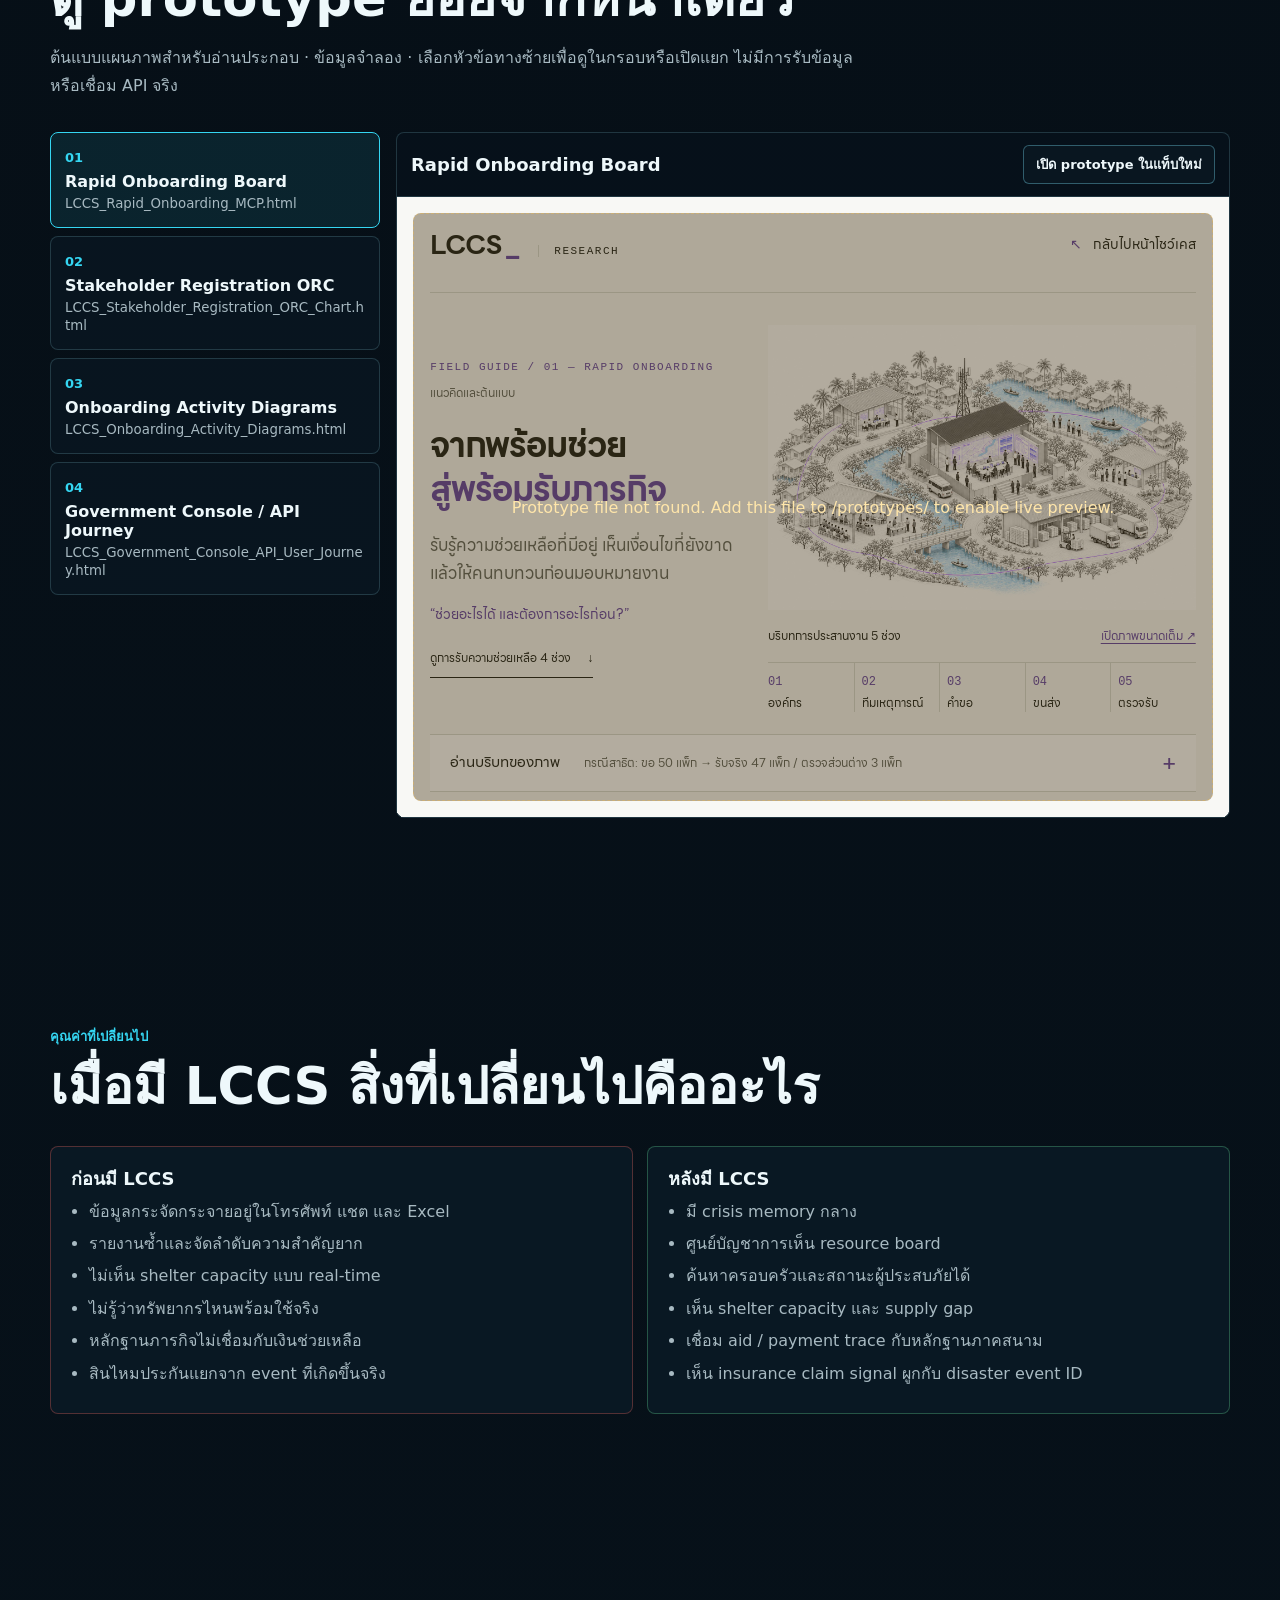
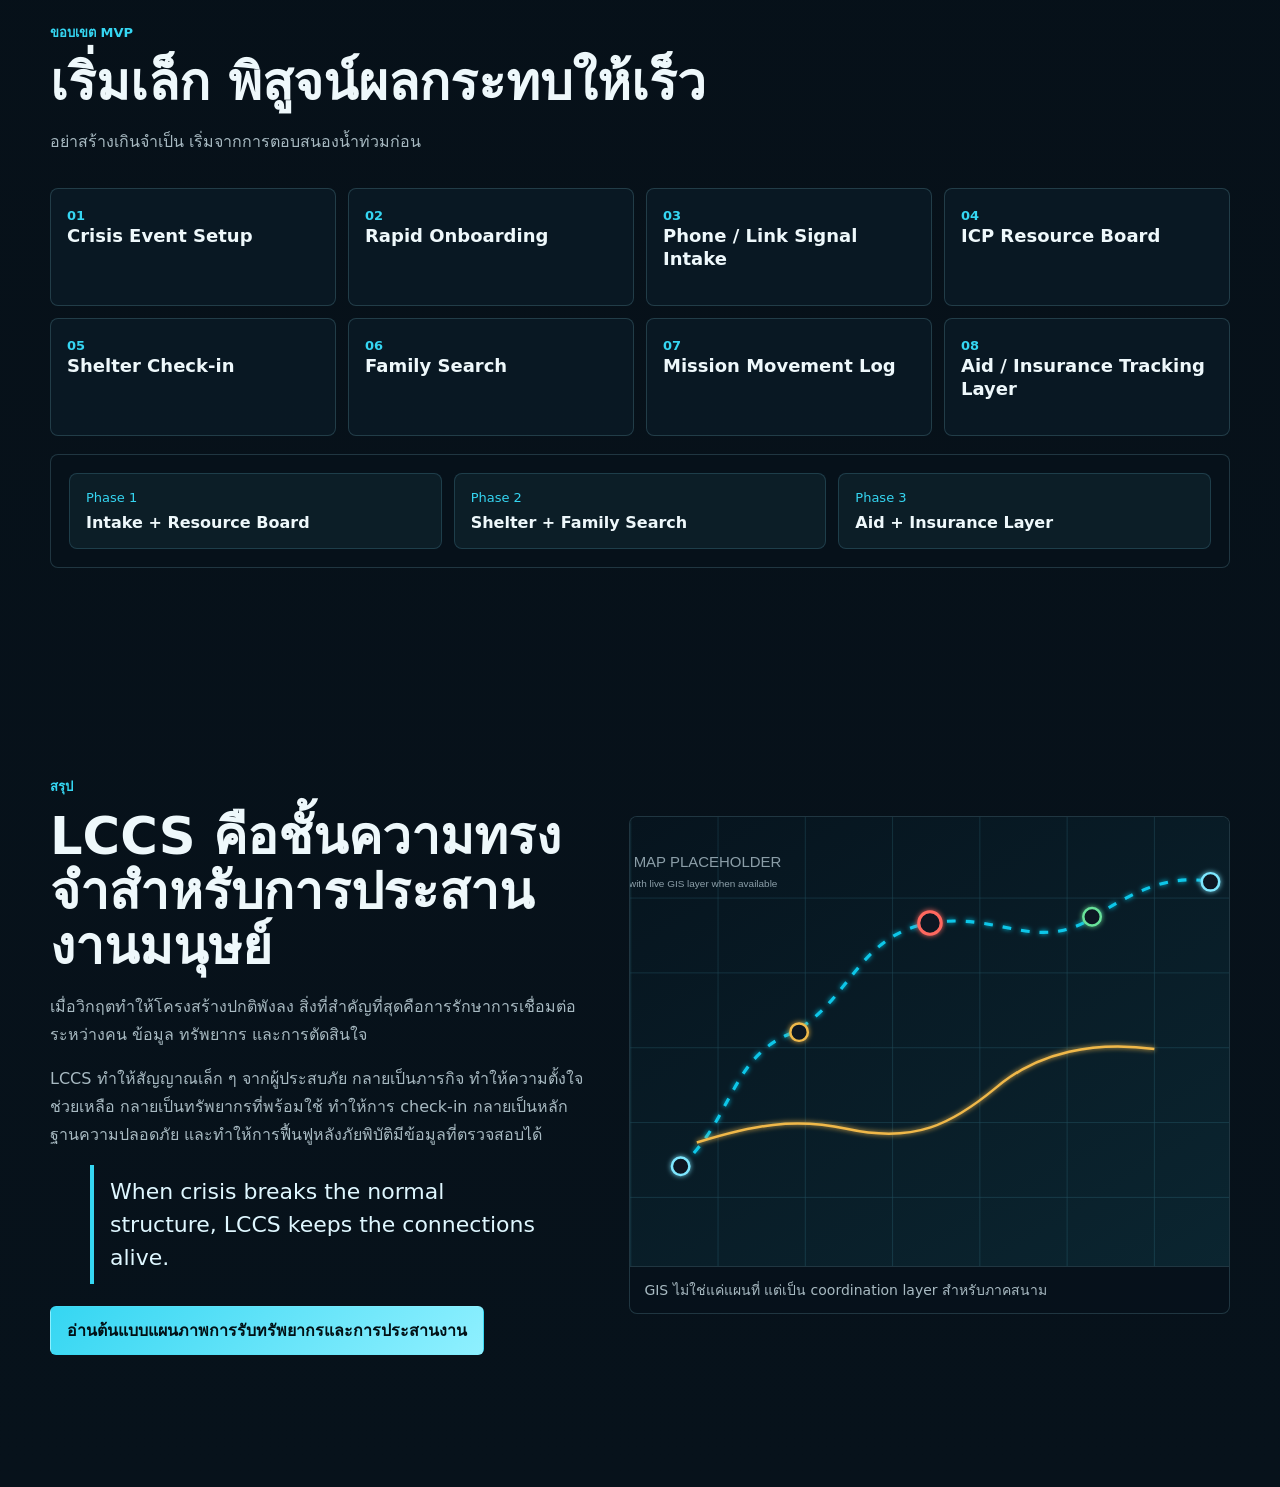
<file: index-legacy.html>
<!doctype html>
<html lang="th">
<head>
  <meta charset="utf-8">
  <meta name="viewport" content="width=device-width, initial-scale=1">
  <meta name="description" content="LCCS - Life Connection Crisis System prototype for disaster-response coordination.">
  <title>LCCS - Life Connection Crisis System</title>
  <link rel="stylesheet" href="styles.css">
  <script src="app.js" defer></script>
</head>
<body>
  <a class="skip-link" href="#main">ข้ามไปยังเนื้อหา</a>

  <header class="site-header" data-header>
    <nav class="top-nav" aria-label="เมนูหลัก">
      <a class="brand" href="#hero" aria-label="LCCS home">
        <span class="brand-mark" aria-hidden="true">L</span>
        <span>
          <strong>LCCS</strong>
          <small>Life Connection Crisis System</small>
        </span>
      </a>
      <button class="nav-toggle" type="button" aria-controls="nav-menu" aria-expanded="false">
        <span></span>
        <span></span>
        <span></span>
        <span class="sr-only">เปิดเมนู</span>
      </button>
      <div class="nav-links" id="nav-menu">
        <a href="#problem">ปัญหา</a>
        <a href="#evidence">หลักฐาน</a>
        <a href="#memory">ความทรงจำ</a>
        <a href="#flow">ขั้นตอน</a>
        <a href="#ecosystem">ผู้เกี่ยวข้อง</a>
        <a href="#onboarding">ลงทะเบียน</a>
        <a href="#shelter">ศูนย์พักพิง</a>
        <a href="#finance">การเงิน</a>
        <a href="#playground">ทดลองระบบ</a>
        <a href="#mvp">MVP</a>
      </div>
    </nav>
  </header>

  <main id="main">
    <section class="hero section" id="hero" data-section>
      <div class="hero-media" aria-hidden="true">
        <img src="assets/placeholder-map.svg" alt="">
      </div>
      <div class="shell hero-grid">
        <div class="hero-copy" data-reveal>
          <p class="eyebrow">ต้นแบบระบบประสานงานภัยพิบัติ</p>
          <h1>LCCS - Life Connection Crisis System</h1>
          <p class="hero-subtitle">
            ระบบที่เปลี่ยนสัญญาณกระจัดกระจายจากภัยพิบัติ ให้กลายเป็นภาพปฏิบัติการที่สั่งงาน ติดตาม และตรวจสอบได้
          </p>
          <p class="hero-text">
            ในช่วงน้ำท่วม ข้อมูลไม่ได้หายไป แต่กระจายอยู่ในโทรศัพท์ แชต LINE ไฟล์ Excel เจ้าหน้าที่ท้องถิ่น ทีมกู้ภัย ศูนย์พักพิง ระบบจ่ายเงินช่วยเหลือ และระบบเคลมประกัน LCCS ทำหน้าที่เป็น Operational Memory ที่เชื่อมข้อมูลเหล่านี้ให้กลายเป็นภาพเดียวที่ใช้ช่วยชีวิตและฟื้นฟูหลังวิกฤตได้จริง
          </p>
          <div class="hero-actions">
            <a class="button primary" href="#flow">ดูภาพรวมระบบ</a>
            <a class="button ghost" href="#playground">เปิด Prototype</a>
          </div>
          <div class="hero-status" aria-label="สถานะตัวอย่าง">
            <span><strong data-count="8">0</strong> โมดูล MVP</span>
            <span><strong data-count="4">0</strong> concept diagrams</span>
            <span><strong data-count="17">0</strong> sections</span>
          </div>
        </div>

        <div class="command-visual" data-reveal aria-label="แผนภาพเครือข่ายวิกฤต LCCS">
          <div class="visual-grid" aria-hidden="true"></div>
          <div class="op-node center">
            <span>Operational</span>
            <strong>Picture</strong>
          </div>
          <div class="op-node people">People</div>
          <div class="op-node command">Command</div>
          <div class="op-node rescue">Rescue</div>
          <div class="op-node shelter">Shelter</div>
          <div class="op-node aid">Aid</div>
          <div class="op-node insurance">Insurance</div>
          <svg class="network-lines" viewBox="0 0 640 520" aria-hidden="true">
            <path d="M320 260 112 100M320 260 520 90M320 260 90 400M320 260 535 410M320 260 320 66M320 260 320 460" />
            <path class="pulse-line" d="M112 100C210 140 254 186 320 260S445 367 535 410" />
            <circle cx="320" cy="260" r="178" />
          </svg>
        </div>
      </div>
    </section>

    <section class="section problem-section" id="problem" data-section>
      <div class="shell split-layout">
        <div data-reveal>
          <p class="eyebrow">ปัญหา</p>
          <h2>ภัยพิบัติไม่ได้ขาดคนช่วย แต่ขาดภาพรวมที่เชื่อมกัน</h2>
          <p>
            เมื่อเกิดภัยพิบัติ สัญญาณความช่วยเหลือเกิดขึ้นพร้อมกันหลายทาง บางคนโทรแจ้ง บางคนส่งแชต บางคนโพสต์ในโซเชียล บางทีมกู้ภัยใช้วิทยุ บางหน่วยเก็บรายชื่อใน Excel และบางข้อมูลอยู่ในความจำของเจ้าหน้าที่พื้นที่
          </p>
        </div>
        <div class="scattered-signals" data-reveal aria-label="สัญญาณข้อมูลที่กระจัดกระจาย">
          <div class="signal-card cyan">Phone Calls</div>
          <div class="signal-card green">LINE Chat</div>
          <div class="signal-card red">Facebook Posts</div>
          <div class="signal-card amber">Excel Files</div>
          <div class="signal-card cyan">Rescue Radio</div>
          <div class="signal-card green">Shelter Records</div>
          <div class="signal-card amber">Insurance Claims</div>
          <div class="signal-card red">Aid Payment</div>
          <div class="missing-picture">Missing<br>Operational<br>Picture</div>
        </div>
      </div>
    </section>

    <section class="section evidence-section" id="evidence" data-section>
      <div class="shell">
        <div class="section-heading">
          <p class="eyebrow">ทบทวนแหล่งข้อมูล</p>
          <h2>พักสถิติเหตุการณ์จริงไว้ก่อน</h2>
          <p>ตัวเลขกรณีศึกษาฉบับเดิมยังอยู่ระหว่างตรวจแหล่งที่มา หน่วย ปี และบริบท จึงนำออกจากหน้าสาธารณะก่อน โดยเก็บต้นฉบับและประวัติโครงการไว้สำหรับทบทวน</p>
          <a class="button" href="index.html">อ่านโชว์เคส LCCS ฉบับปัจจุบัน</a>
        </div>
      </div>
    </section>

    <section class="section memory-section" id="memory" data-section>
      <div class="shell">
        <div class="section-heading" data-reveal>
          <p class="eyebrow">แนวคิดหลัก</p>
          <h2>หนึ่งวิกฤต หนึ่งความทรงจำปฏิบัติการ</h2>
          <p>
            LCCS ไม่ใช่แค่ระบบรับแจ้งเหตุ แต่เป็นชั้นความทรงจำกลางของวิกฤต ระบบเชื่อมผู้ประสบภัย ครอบครัว หน่วยกู้ภัย เจ้าหน้าที่รัฐ ทรัพยากร ศูนย์พักพิง เงินช่วยเหลือ และประกันภัยเข้าด้วยกัน
          </p>
        </div>
        <div class="memory-grid">
          <div class="memory-copy" data-reveal>
            <div class="memory-line"><span>01</span> ทุกสัญญาณกลายเป็น record ที่ค้นหาได้</div>
            <div class="memory-line"><span>02</span> ทุก record สามารถกลายเป็น mission</div>
            <div class="memory-line"><span>03</span> ทุก mission ทิ้ง audit trail ไว้ตรวจสอบ</div>
            <div class="signal-chain" aria-label="Signal to audit flow">
              <span>สัญญาณ</span>
              <span>บันทึก</span>
              <span>ตัดสินใจ</span>
              <span>ปฏิบัติการ</span>
              <span>ตรวจสอบ</span>
            </div>
          </div>
          <figure class="reference-figure" data-reveal>
            <img src="assets/placeholder-network.svg" alt="ภาพแนวคิด operational layer model ของ LCCS">
            <figcaption>ชั้นข้อมูลร่วมและชั้นเฉพาะโดเมนต้องอยู่ใน event memory เดียวกัน</figcaption>
          </figure>
        </div>
      </div>
    </section>

    <section class="section flow-section" id="flow" data-section>
      <div class="shell">
        <div class="section-heading" data-reveal>
          <p class="eyebrow">ขั้นตอนระบบ</p>
          <h2>จากสัญญาณดิบสู่ภารกิจที่ตรวจสอบได้</h2>
        </div>
        <div class="pipeline" data-reveal aria-label="LCCS system flow">
          <div class="flow-step">
            <span>01</span>
          <h3>รับสัญญาณ</h3>
            <p>รับแจ้งจากโทรศัพท์ ลิงก์ ฟอร์ม เจ้าหน้าที่ และระบบภายนอก</p>
          </div>
          <div class="flow-step">
            <span>02</span>
          <h3>ตรวจสอบ</h3>
            <p>ตรวจซ้ำ พิกัด ครัวเรือน ความเสี่ยง และความเร่งด่วน</p>
          </div>
          <div class="flow-step">
            <span>03</span>
          <h3>บันทึกวิกฤต</h3>
            <p>ผูกข้อมูลเข้ากับ event ID และ household profile</p>
          </div>
          <div class="flow-step">
            <span>04</span>
          <h3>ตัดสินใจโดย ICP</h3>
            <p>ศูนย์บัญชาการเห็น priority, route, capacity และ resource gap</p>
          </div>
          <div class="flow-step">
            <span>05</span>
          <h3>มอบหมายภารกิจ</h3>
            <p>ส่งงานให้ทีมพร้อมเงื่อนไข fuel, route, access และ staging area</p>
          </div>
          <div class="flow-step">
            <span>06</span>
          <h3>ร่องรอยตรวจสอบ</h3>
            <p>เก็บหลักฐานภารกิจ check-in เงินช่วยเหลือ และ claim signal</p>
          </div>
        </div>
      </div>
    </section>

    <section class="section ecosystem-section" id="ecosystem" data-section>
      <div class="shell">
        <div class="section-heading" data-reveal>
          <p class="eyebrow">ระบบผู้เกี่ยวข้อง</p>
          <h2>LCCS เชื่อมทุกฝ่ายที่เกี่ยวข้องในวิกฤต</h2>
        </div>
        <div class="actor-grid" data-reveal>
          <article class="actor-card"><span>01</span><h3>ผู้ประสบภัย</h3><p>ส่งสัญญาณความต้องการและสถานะความปลอดภัย</p></article>
          <article class="actor-card"><span>02</span><h3>ครอบครัวนอกพื้นที่</h3><p>แจ้งแทนและค้นหาสถานะคนในครอบครัว</p></article>
          <article class="actor-card"><span>03</span><h3>ผู้นำชุมชน</h3><p>รวมข้อมูลหลายหลังคาเรือนและยืนยันพื้นที่</p></article>
          <article class="actor-card"><span>04</span><h3>นายอำเภอ / เจ้าหน้าที่พื้นที่</h3><p>ตัดสินใจตาม priority และทรัพยากรที่มีจริง</p></article>
          <article class="actor-card"><span>05</span><h3>ปภ. / ศูนย์บัญชาการ</h3><p>เห็นภาพรวมภารกิจ งบ และข้อจำกัดภาคสนาม</p></article>
          <article class="actor-card"><span>06</span><h3>หน่วยกู้ภัย</h3><p>รับ mission พร้อม route, staging และ safety gate</p></article>
          <article class="actor-card"><span>07</span><h3>EMS / mobile clinic</h3><p>ติดตามผู้ป่วย กลุ่มเปราะบาง และการส่งต่อรักษา</p></article>
          <article class="actor-card"><span>08</span><h3>ตำรวจ / ทหาร</h3><p>สนับสนุน route control, access pass และ evacuation</p></article>
          <article class="actor-card"><span>09</span><h3>อปท. / หน่วยงานท้องถิ่น</h3><p>ดูแล shelter capacity และข้อมูลครัวเรือน</p></article>
          <article class="actor-card"><span>10</span><h3>บริษัทเอกชน / supplier</h3><p>เสนอทรัพยากรพร้อมข้อจำกัดการใช้งาน</p></article>
          <article class="actor-card"><span>11</span><h3>บริษัทประกันภัย</h3><p>เชื่อม claim signal กับ disaster event ID</p></article>
          <article class="actor-card"><span>12</span><h3>อาสาสมัคร / ผู้เชี่ยวชาญ</h3><p>เข้าร่วมด้วย profile ทักษะและ availability</p></article>
        </div>
      </div>
    </section>

    <section class="section onboarding-section" id="onboarding" data-section>
      <div class="shell">
        <div class="section-heading" data-reveal>
          <p class="eyebrow">การลงทะเบียนและนำเข้า</p>
          <h2>ไม่ใช่ทุกคนควรเข้าสู่ระบบด้วยวิธีเดียวกัน</h2>
          <p>ช่องทางลงทะเบียนต้องแยกตามความน่าเชื่อถือ ความเร่งด่วน และความพร้อมของผู้แจ้ง</p>
        </div>
        <div class="golap-grid" data-reveal>
          <article class="golap-card"><strong>G</strong><h3>Government Console / API</h3><p>เชื่อมข้อมูลหน่วยงานรัฐและ command center</p></article>
          <article class="golap-card"><strong>O</strong><h3>Organization / Unit Bulk</h3><p>เพิ่มทีม หน่วยงาน หรือทรัพยากรจำนวนมาก</p></article>
          <article class="golap-card"><strong>L</strong><h3>Official Link / Chat Form</h3><p>รับแจ้งจากลิงก์ทางการหรือช่องทางแชต</p></article>
          <article class="golap-card"><strong>A</strong><h3>App / QR Self Registration</h3><p>ให้ประชาชนหรืออาสาเข้าระบบด้วยตัวเอง</p></article>
          <article class="golap-card"><strong>P</strong><h3>Phone Intake Exception</h3><p>โทรศัพท์เป็น signal collector ไม่ใช่ full registration channel</p></article>
        </div>
      </div>
    </section>

    <section class="section board-section" id="rapid-board" data-section>
      <div class="shell">
        <div class="section-heading" data-reveal>
          <p class="eyebrow">กระดานนำเข้าทรัพยากรเร็ว</p>
          <h2>ทรัพยากรต้องเห็นทั้งความตั้งใจและความพร้อมใช้งานจริง</h2>
        </div>
        <div class="kanban-board" data-reveal aria-label="Rapid onboarding kanban board">
          <section class="kanban-column" aria-labelledby="col-new">
            <h3 id="col-new">รับเข้าใหม่</h3>
            <article class="task-card">
              <strong>ทีมเรือชุมชน 3 ลำ</strong>
              <p>แจ้งพร้อมช่วย แต่ต้องยืนยันคนขับและจุดลงเรือ</p>
              <div class="tags"><span>operator</span><span>staging area</span></div>
            </article>
            <article class="task-card">
              <strong>น้ำดื่ม 1,200 ขวด</strong>
              <p>พร้อมส่งจากคลังเอกชน</p>
              <div class="tags"><span>loading staff</span><span>route</span></div>
            </article>
          </section>
          <section class="kanban-column" aria-labelledby="col-support">
            <h3 id="col-support">ต้องให้ ICP ช่วยก่อน</h3>
            <article class="task-card warning">
              <strong>รถบรรทุกสูง 2 คัน</strong>
              <p>ต้องการ fuel, access pass และ local guide</p>
              <div class="tags"><span>fuel</span><span>access pass</span><span>local guide</span></div>
            </article>
            <article class="task-card warning">
              <strong>เครื่องปั่นไฟ 30 kVA</strong>
              <p>รอรถยกและจุดติดตั้งปลอดภัย</p>
              <div class="tags"><span>operator</span><span>staging area</span></div>
            </article>
          </section>
          <section class="kanban-column" aria-labelledby="col-ready">
            <h3 id="col-ready">พร้อมมอบหมาย</h3>
            <article class="task-card ready">
              <strong>อาสาแพทย์ฉุกเฉิน</strong>
              <p>ทีม 5 คน พร้อม mobile kit</p>
              <div class="tags"><span>ready</span><span>route</span></div>
            </article>
          </section>
          <section class="kanban-column" aria-labelledby="col-assigned">
            <h3 id="col-assigned">มอบหมายแล้ว / ปฏิบัติการ</h3>
            <article class="task-card active">
              <strong>ทีมขนส่งอาหาร</strong>
              <p>รับ mission ส่งอาหารไปศูนย์พักพิงชุมชน</p>
              <div class="tags"><span>assigned</span><span>route</span></div>
            </article>
          </section>
        </div>
      </div>
    </section>

    <section class="section safety-section" id="safety" data-section>
      <div class="shell safety-grid">
        <div data-reveal>
          <p class="eyebrow">Needs-first / Safety Gate</p>
          <h2>ทรัพยากรบางอย่าง “พร้อม” ก็ต่อเมื่อได้รับการสนับสนุนก่อน</h2>
          <p>
            LCCS ป้องกันไม่ให้ผู้ช่วยและทรัพย์สินกลายเป็นผู้ประสบภัยเพิ่ม ด้วยการเปิด needs-first tags ก่อน assign ภารกิจ
          </p>
          <div class="readiness-flow" aria-label="Willing to operationally ready">
            <span>พร้อมช่วย</span>
            <span>พร้อมปฏิบัติการ</span>
          </div>
        </div>
        <div class="tag-cloud" data-reveal aria-label="needs-first tags">
          <span>fuel</span>
          <span>route confirmation</span>
          <span>staging area</span>
          <span>access pass</span>
          <span>radio channel</span>
          <span>loading staff</span>
          <span>operator</span>
          <span>local guide</span>
          <span>storage area</span>
          <span>transport support</span>
        </div>
      </div>
    </section>

    <section class="section phone-section" id="phone" data-section>
      <div class="shell">
        <div class="section-heading" data-reveal>
          <p class="eyebrow">แจ้งผ่านโทรศัพท์ / สัญญาณที่แจ้งง่าย</p>
          <h2>สัญญาณที่ส่งได้ง่ายช่วยประหยัดเวลาชีวิต</h2>
        </div>
        <div class="phone-grid" data-reveal>
          <article class="phone-mock">
            <span>สายเข้า 07:18</span>
            <p>ผู้สูงอายุแจ้งว่าออกจากบ้านไม่ได้ 3 คน</p>
            <strong>ตีความเป็น rescue signal</strong>
          </article>
          <article class="phone-mock">
            <span>แชต 07:24</span>
            <p>ลูกสาวอยู่นอกพื้นที่แจ้งแทนพ่อแม่</p>
            <strong>ผูกกับ household match</strong>
          </article>
          <article class="phone-mock">
            <span>อสม. 07:35</span>
            <p>รายงานบ้านหลายหลังในซอยเดียวกัน</p>
            <strong>สร้าง cluster request</strong>
          </article>
          <article class="phone-mock">
            <span>แก้ไข 07:41</span>
            <p>ผู้แจ้งตกใจ กรอกผิด แล้วแก้ข้อมูลใหม่</p>
            <strong>เก็บ version history</strong>
          </article>
        </div>
        <p class="output-line" data-reveal>เหตุการณ์ดิบที่ไม่สมบูรณ์ ถูกตีความเป็นสัญญาณกู้ภัยที่ใช้งานได้</p>
      </div>
    </section>

    <section class="section shelter-section" id="shelter" data-section>
      <div class="shell">
        <div class="section-heading" data-reveal>
          <p class="eyebrow">Shelter & Family Search</p>
          <h2>จาก “ติดต่อครอบครัวไม่ได้” สู่สถานะที่ค้นหาได้</h2>
        </div>
        <div class="family-search" data-reveal>
          <div class="search-panel">
            <label for="family-search-input">ค้นหาด้วยนามสกุล</label>
            <div class="search-box">
              <input id="family-search-input" type="search" value="ศรีคลอง" aria-label="ค้นหาด้วยนามสกุล">
              <button type="button">Search</button>
            </div>
            <div class="match-list">
              <div><span>Household match</span><strong>บ้านเลขที่ 18/4 หมู่ 3</strong></div>
              <div><span>Shelter check-in status</span><strong class="safe">Checked-in at วัดริมคลอง</strong></div>
              <div><span>Mission status</span><strong>Picked up by Rescue Boat R-12</strong></div>
            </div>
          </div>
          <div class="movement-timeline" aria-label="movement timeline">
            <span class="done">Reported</span>
            <span class="done">Assigned</span>
            <span class="done">Picked up</span>
            <span class="done">Shelter Check-in</span>
            <span class="done">Safe</span>
          </div>
        </div>
      </div>
    </section>

    <section class="section capacity-section" id="capacity" data-section>
      <div class="shell">
        <div class="section-heading" data-reveal>
          <p class="eyebrow">ความจุศูนย์พักพิง</p>
          <h2>ศูนย์พักพิงคือ node ความจุที่ต้องอัปเดตสด</h2>
        </div>
        <div class="shelter-grid" data-reveal>
          <article class="shelter-card ready" style="--capacity:68%">
            <div><h3>วัดริมคลอง</h3><span>พร้อมรับเพิ่ม</span></div>
            <div class="capacity-bar"><span></span></div>
            <p><strong>136</strong> / 200 คน</p>
            <ul>
              <li>medical support: มี</li>
              <li>kitchen: เปิด</li>
              <li>water: เพียงพอ</li>
              <li>electricity: ปกติ</li>
              <li>supply gap: ผ้าอ้อมผู้ใหญ่</li>
            </ul>
          </article>
          <article class="shelter-card warning" style="--capacity:86%">
            <div><h3>โรงเรียนบ้านเหนือ</h3><span>ใกล้เต็ม</span></div>
            <div class="capacity-bar"><span></span></div>
            <p><strong>258</strong> / 300 คน</p>
            <ul>
              <li>medical support: mobile clinic</li>
              <li>kitchen: เปิด</li>
              <li>water: ต้องเติมคืนนี้</li>
              <li>electricity: generator</li>
              <li>supply gap: ยาโรคเรื้อรัง</li>
            </ul>
          </article>
          <article class="shelter-card danger" style="--capacity:96%">
            <div><h3>อบต.กลางน้ำ</h3><span>จำกัดรับ</span></div>
            <div class="capacity-bar"><span></span></div>
            <p><strong>144</strong> / 150 คน</p>
            <ul>
              <li>medical support: ไม่มีประจำ</li>
              <li>kitchen: เปิดบางช่วง</li>
              <li>water: ต่ำ</li>
              <li>electricity: ไม่เสถียร</li>
              <li>supply gap: น้ำดื่มและไฟสำรอง</li>
            </ul>
          </article>
          <article class="shelter-card ready" style="--capacity:42%">
            <div><h3>ศูนย์พักพิงชุมชน</h3><span>พร้อมรับต่อ</span></div>
            <div class="capacity-bar"><span></span></div>
            <p><strong>84</strong> / 200 คน</p>
            <ul>
              <li>medical support: อสม.</li>
              <li>kitchen: พร้อม</li>
              <li>water: เพียงพอ</li>
              <li>electricity: ปกติ</li>
              <li>supply gap: เตียงสนาม</li>
            </ul>
          </article>
        </div>
      </div>
    </section>

    <section class="section finance-section" id="finance" data-section>
      <div class="shell">
        <div class="section-heading" data-reveal>
          <p class="eyebrow">ชั้นการเงินและประกันภัย</p>
          <h2>การฟื้นฟูหลังภัยพิบัติต้องเห็นเส้นทางการเงินด้วย</h2>
          <p>ใช้ “reported claims / insured-loss estimate” แทน “final paid amount” เว้นแต่มีข้อมูลจ่ายจริงแล้ว</p>
        </div>
        <div class="finance-grid" data-reveal>
          <article class="finance-layer">
            <span>01</span>
            <h3>Government Aid Payment</h3>
            <p>ผูกครัวเรือน ภารกิจ หลักฐานความเสียหาย และสถานะจ่ายเงินเข้าด้วยกัน</p>
          </article>
          <article class="finance-layer">
            <span>02</span>
            <h3>Insurance Claim Signal</h3>
            <p>claim ไม่ใช่แค่เรื่องหลังเหตุการณ์ แต่เป็นหลักฐานว่าพื้นที่และทรัพย์สินเสียหายจริง</p>
          </article>
          <article class="finance-layer">
            <span>03</span>
            <h3>Donation / Supply Support</h3>
            <p>เห็นของบริจาคเป็น supply node ที่มีแหล่งที่มา สถานะ และ audit trail</p>
          </article>
        </div>
        <div class="claim-schema" data-reveal>
          <h3>Claim data fields</h3>
          <div>
            <span>policy holder</span>
            <span>asset type</span>
            <span>damaged location</span>
            <span>disaster event ID</span>
            <span>claim status</span>
            <span>adjuster status</span>
            <span>estimated loss</span>
            <span>approved payout</span>
            <span>final paid amount</span>
            <span>required evidence</span>
          </div>
        </div>
      </div>
    </section>

    <section class="section playground-section" id="playground" data-section>
      <div class="shell">
        <div class="section-heading" data-reveal>
          <p class="eyebrow">พื้นที่ทดลอง Prototype</p>
          <h2>ดู prototype ย่อยจากหน้าเดียว</h2>
          <p>ต้นแบบแผนภาพสำหรับอ่านประกอบ · ข้อมูลจำลอง · เลือกหัวข้อทางซ้ายเพื่อดูในกรอบหรือเปิดแยก ไม่มีการรับข้อมูลหรือเชื่อม API จริง</p>
        </div>
        <div class="prototype-playground" data-reveal>
          <div class="prototype-list" aria-label="Prototype list">
            <button class="prototype-card active" type="button" data-title="Rapid Onboarding Board" data-src="prototypes/LCCS_Rapid_Onboarding_MCP.html">
              <span>01</span>
              <strong>Rapid Onboarding Board</strong>
              <small>LCCS_Rapid_Onboarding_MCP.html</small>
            </button>
            <button class="prototype-card" type="button" data-title="Stakeholder Registration ORC" data-src="prototypes/LCCS_Stakeholder_Registration_ORC_Chart.html">
              <span>02</span>
              <strong>Stakeholder Registration ORC</strong>
              <small>LCCS_Stakeholder_Registration_ORC_Chart.html</small>
            </button>
            <button class="prototype-card" type="button" data-title="Onboarding Activity Diagrams" data-src="prototypes/LCCS_Onboarding_Activity_Diagrams.html">
              <span>03</span>
              <strong>Onboarding Activity Diagrams</strong>
              <small>LCCS_Onboarding_Activity_Diagrams.html</small>
            </button>
            <button class="prototype-card" type="button" data-title="Government Console / API Journey" data-src="prototypes/LCCS_Government_Console_API_User_Journey.html">
              <span>04</span>
              <strong>Government Console / API Journey</strong>
              <small>LCCS_Government_Console_API_User_Journey.html</small>
            </button>
          </div>
          <div class="prototype-preview">
            <div class="prototype-toolbar">
              <h3 id="prototype-title">Rapid Onboarding Board</h3>
              <a class="button small" id="prototype-open" href="prototypes/LCCS_Rapid_Onboarding_MCP.html" target="_blank" rel="noopener">เปิด prototype ในแท็บใหม่</a>
            </div>
            <div class="iframe-shell">
              <iframe id="prototype-frame" src="prototypes/LCCS_Rapid_Onboarding_MCP.html" title="Rapid Onboarding Board preview" loading="lazy"></iframe>
              <div class="iframe-fallback" id="prototype-fallback" hidden>
                Prototype file not found. Add this file to /prototypes/ to enable live preview.
              </div>
            </div>
          </div>
        </div>
      </div>
    </section>

    <section class="section value-section" id="value" data-section>
      <div class="shell">
        <div class="section-heading" data-reveal>
          <p class="eyebrow">คุณค่าที่เปลี่ยนไป</p>
          <h2>เมื่อมี LCCS สิ่งที่เปลี่ยนไปคืออะไร</h2>
        </div>
        <div class="before-after" data-reveal>
          <article>
            <h3>ก่อนมี LCCS</h3>
            <ul>
              <li>ข้อมูลกระจัดกระจายอยู่ในโทรศัพท์ แชต และ Excel</li>
              <li>รายงานซ้ำและจัดลำดับความสำคัญยาก</li>
              <li>ไม่เห็น shelter capacity แบบ real-time</li>
              <li>ไม่รู้ว่าทรัพยากรไหนพร้อมใช้จริง</li>
              <li>หลักฐานภารกิจไม่เชื่อมกับเงินช่วยเหลือ</li>
              <li>สินไหมประกันแยกจาก event ที่เกิดขึ้นจริง</li>
            </ul>
          </article>
          <article>
            <h3>หลังมี LCCS</h3>
            <ul>
              <li>มี crisis memory กลาง</li>
              <li>ศูนย์บัญชาการเห็น resource board</li>
              <li>ค้นหาครอบครัวและสถานะผู้ประสบภัยได้</li>
              <li>เห็น shelter capacity และ supply gap</li>
              <li>เชื่อม aid / payment trace กับหลักฐานภาคสนาม</li>
              <li>เห็น insurance claim signal ผูกกับ disaster event ID</li>
            </ul>
          </article>
        </div>
      </div>
    </section>

    <section class="section mvp-section" id="mvp" data-section>
      <div class="shell">
        <div class="section-heading" data-reveal>
          <p class="eyebrow">ขอบเขต MVP</p>
          <h2>เริ่มเล็ก พิสูจน์ผลกระทบให้เร็ว</h2>
          <p>อย่าสร้างเกินจำเป็น เริ่มจากการตอบสนองน้ำท่วมก่อน</p>
        </div>
        <div class="mvp-grid" data-reveal>
          <article><span>01</span><h3>Crisis Event Setup</h3></article>
          <article><span>02</span><h3>Rapid Onboarding</h3></article>
          <article><span>03</span><h3>Phone / Link Signal Intake</h3></article>
          <article><span>04</span><h3>ICP Resource Board</h3></article>
          <article><span>05</span><h3>Shelter Check-in</h3></article>
          <article><span>06</span><h3>Family Search</h3></article>
          <article><span>07</span><h3>Mission Movement Log</h3></article>
          <article><span>08</span><h3>Aid / Insurance Tracking Layer</h3></article>
        </div>
        <div class="roadmap" data-reveal>
          <div><span>Phase 1</span><strong>Intake + Resource Board</strong></div>
          <div><span>Phase 2</span><strong>Shelter + Family Search</strong></div>
          <div><span>Phase 3</span><strong>Aid + Insurance Layer</strong></div>
        </div>
      </div>
    </section>

    <section class="section closing-section" id="closing" data-section>
      <div class="shell closing-grid">
        <div data-reveal>
          <p class="eyebrow">สรุป</p>
          <h2>LCCS คือชั้นความทรงจำสำหรับการประสานงานมนุษย์</h2>
          <p>
            เมื่อวิกฤตทำให้โครงสร้างปกติพังลง สิ่งที่สำคัญที่สุดคือการรักษาการเชื่อมต่อระหว่างคน ข้อมูล ทรัพยากร และการตัดสินใจ
          </p>
          <p>
            LCCS ทำให้สัญญาณเล็ก ๆ จากผู้ประสบภัย กลายเป็นภารกิจ ทำให้ความตั้งใจช่วยเหลือ กลายเป็นทรัพยากรที่พร้อมใช้ ทำให้การ check-in กลายเป็นหลักฐานความปลอดภัย และทำให้การฟื้นฟูหลังภัยพิบัติมีข้อมูลที่ตรวจสอบได้
          </p>
          <blockquote>When crisis breaks the normal structure, LCCS keeps the connections alive.</blockquote>
          <a class="button primary" href="#playground">อ่านต้นแบบแผนภาพการรับทรัพยากรและการประสานงาน</a>
        </div>
        <figure class="reference-figure compact" data-reveal>
          <img src="assets/placeholder-map.svg" alt="ภาพ LCCS Operational GIS coordination layer">
          <figcaption>GIS ไม่ใช่แค่แผนที่ แต่เป็น coordination layer สำหรับภาคสนาม</figcaption>
        </figure>
      </div>
    </section>
  </main>

  <button class="back-to-top" type="button" aria-label="กลับขึ้นด้านบน" data-back-top>↑</button>
</body>
</html>
</file>
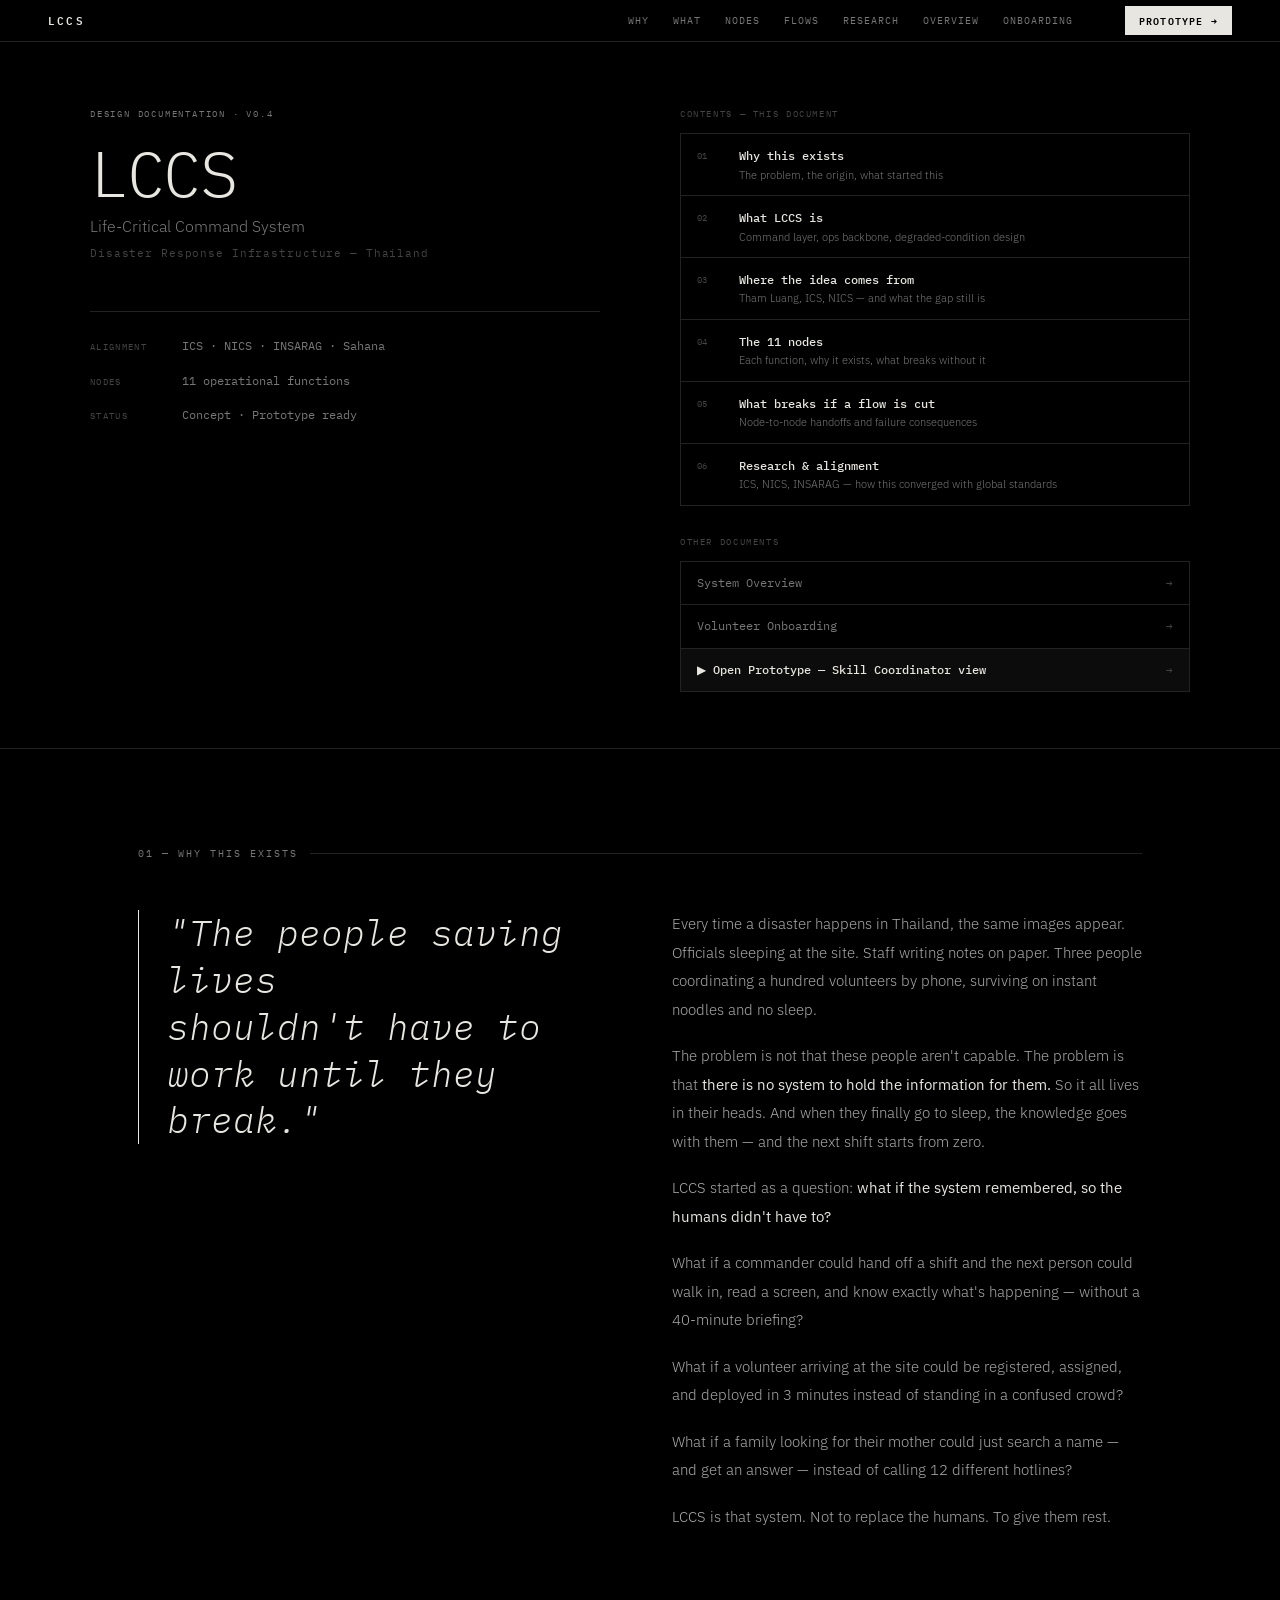
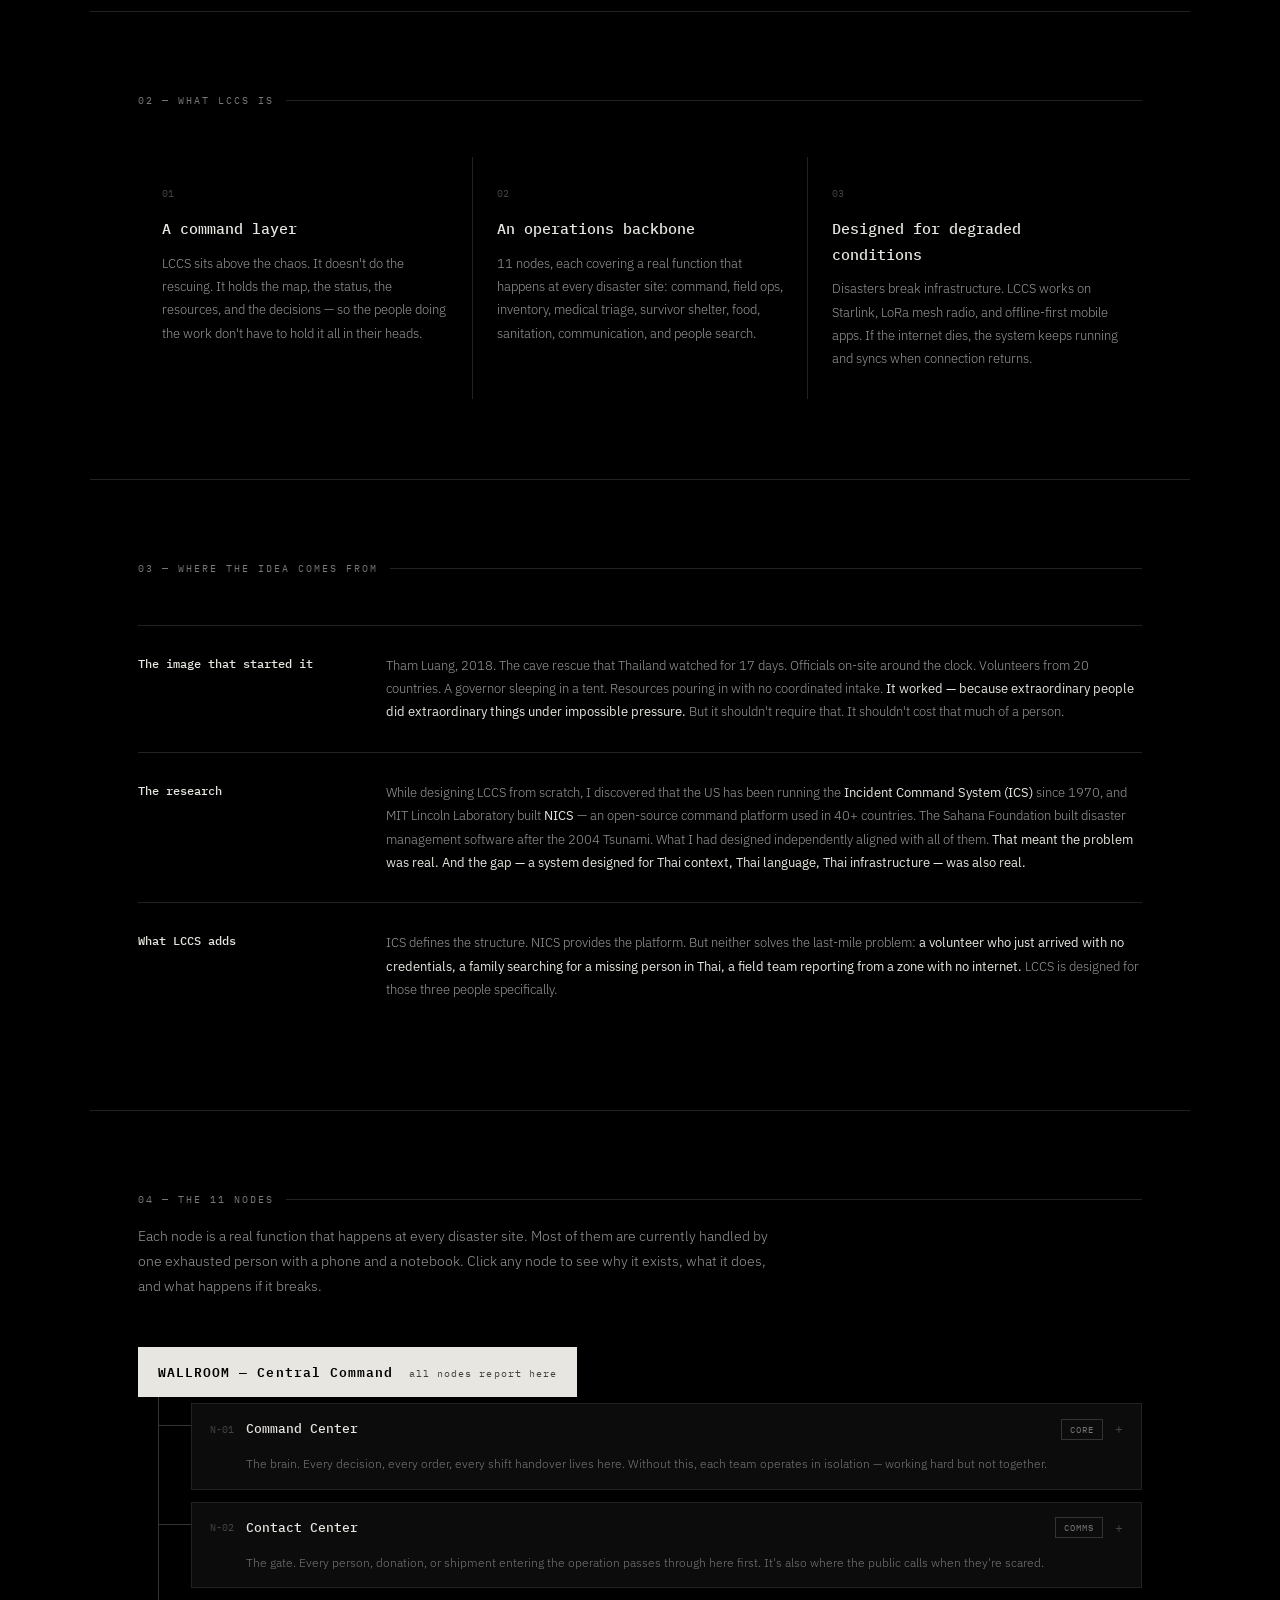
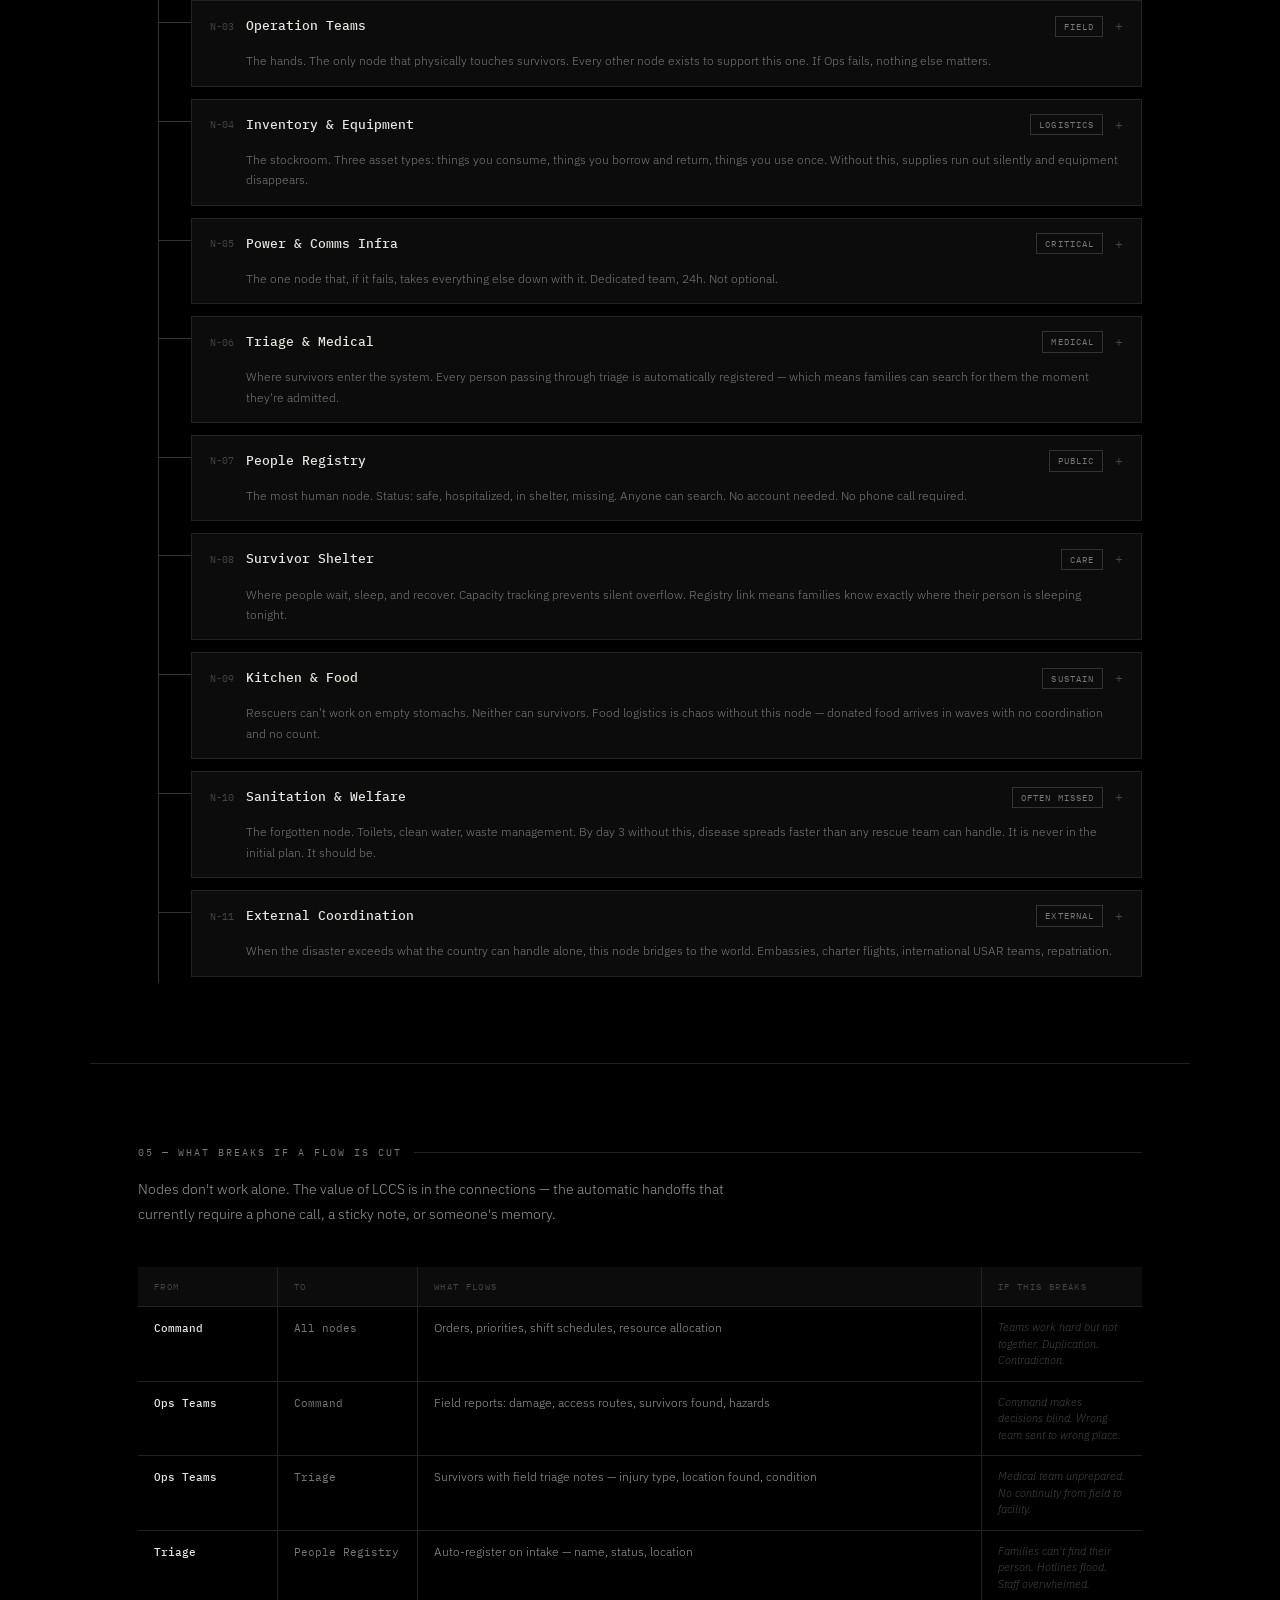
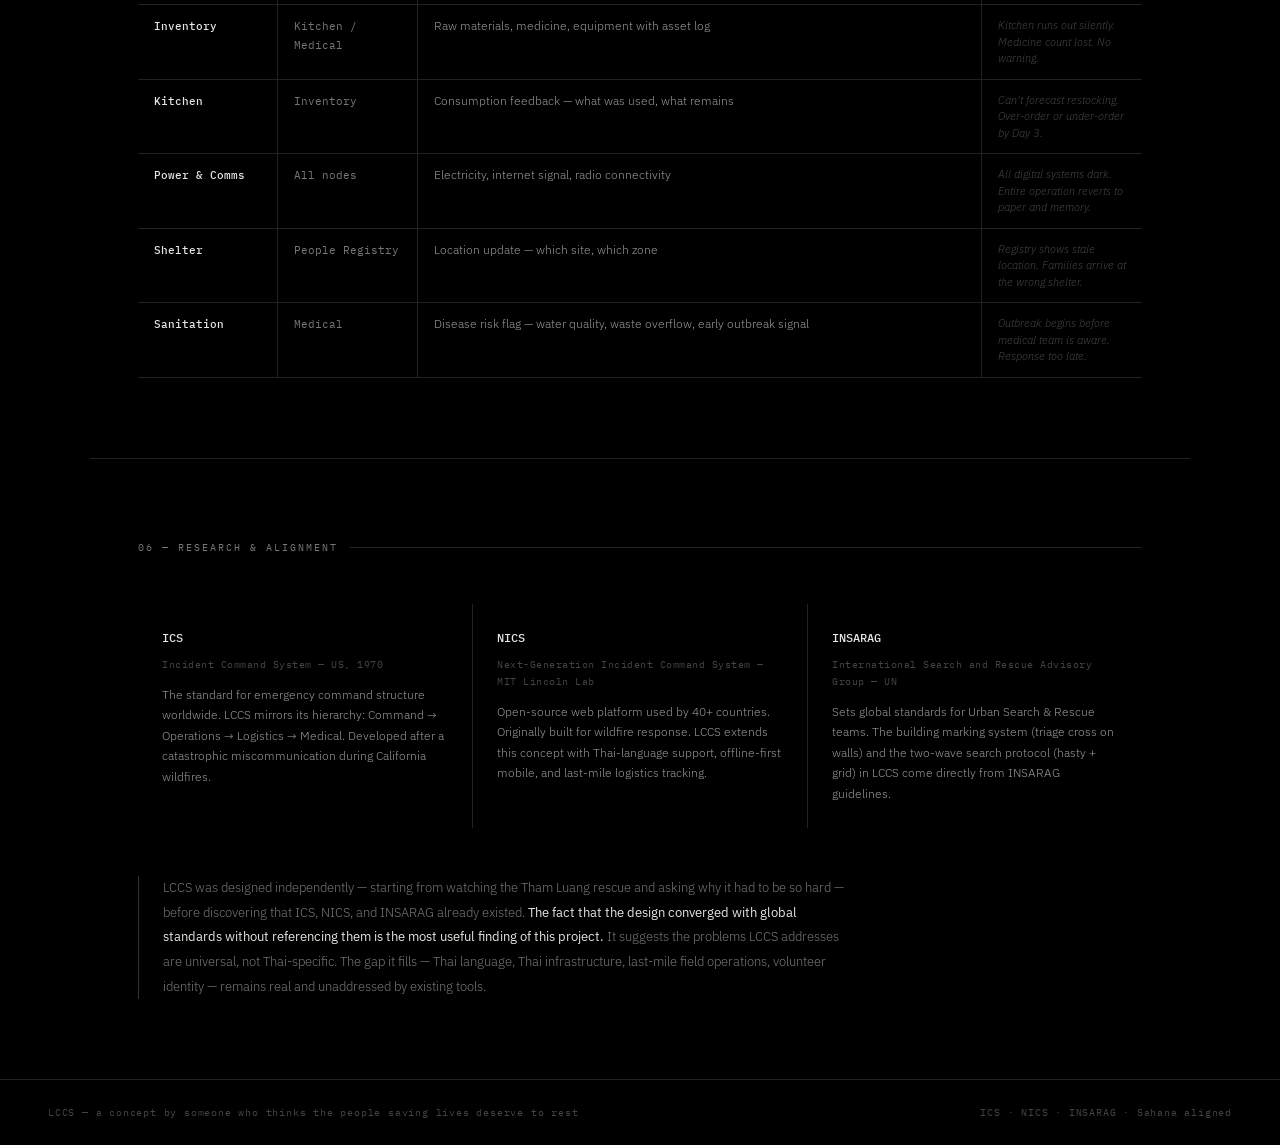
<file: index_1.html>
<!DOCTYPE html>
<html lang="en">
<head>
<meta charset="UTF-8">
<meta name="viewport" content="width=device-width, initial-scale=1.0">
<title>LCCS — Life-Critical Command System</title>
<link href="https://fonts.googleapis.com/css2?family=IBM+Plex+Mono:ital,wght@0,300;0,400;0,500;0,600;1,300;1,400&family=IBM+Plex+Sans:ital,wght@0,300;0,400;0,500;1,300&display=swap" rel="stylesheet">
<style>
*, *::before, *::after { box-sizing: border-box; margin: 0; padding: 0; }
:root {
  --bg: #000;
  --bg1: #0c0c0c;
  --bg2: #141414;
  --border: #222;
  --border2: #333;
  --text: #e8e6e0;
  --muted: #777;
  --dim: #444;
  --mono: 'IBM Plex Mono', monospace;
  --sans: 'IBM Plex Sans', sans-serif;
}
html { scroll-behavior: smooth; }
body {
  background: var(--bg);
  color: var(--text);
  font-family: var(--mono);
  font-size: 13px;
  line-height: 1.7;
}

/* NAV */
nav {
  position: fixed; top: 0; left: 0; right: 0;
  height: 42px;
  background: rgba(0,0,0,0.95);
  border-bottom: 1px solid var(--border);
  display: flex; align-items: center;
  padding: 0 48px; gap: 32px; z-index: 100;
}
.nav-id { font-size: 11px; font-weight: 600; letter-spacing: 0.2em; text-transform: uppercase; }
.nav-sep { flex: 1; }
.nav-links { display: flex; gap: 24px; }
.nav-link { font-size: 10px; color: var(--muted); text-decoration: none; letter-spacing: 0.1em; text-transform: uppercase; transition: color .15s; }
.nav-link:hover { color: var(--text); }
.nav-cta {
  margin-left: 20px;
  font-size: 10px; color: var(--bg); background: var(--text);
  padding: 6px 14px; text-decoration: none;
  font-family: var(--mono); font-weight: 600;
  letter-spacing: 0.12em; text-transform: uppercase;
  transition: opacity .15s; white-space: nowrap;
}
.nav-cta:hover { opacity: 0.85; }

main { padding-top: 42px; }

/* ── 01 ORIGIN ── */
.origin {
  padding: 96px 48px 80px;
  border-bottom: 1px solid var(--border);
  max-width: 1100px;
  margin: 0 auto;
}
.origin-label {
  font-size: 10px; color: var(--muted); letter-spacing: 0.2em;
  text-transform: uppercase; margin-bottom: 48px;
  display: flex; align-items: center; gap: 12px;
}
.origin-label::after { content: ''; flex: 1; height: 1px; background: var(--border); }

.origin-body {
  display: grid; grid-template-columns: 1fr 1fr; gap: 64px; align-items: start;
}
.origin-quote {
  font-family: var(--mono); font-style: italic;
  font-size: clamp(22px, 3vw, 36px); font-weight: 300;
  line-height: 1.3; color: var(--text);
  border-left: 1px solid var(--text); padding-left: 28px;
}
.origin-text {
  font-family: var(--sans); font-size: 15px; font-weight: 300;
  color: #aaa; line-height: 1.9;
}
.origin-text p + p { margin-top: 18px; }
.origin-text strong { color: var(--text); font-weight: 400; }

/* ── 02 WHAT IS LCCS ── */
.what {
  padding: 80px 48px;
  border-bottom: 1px solid var(--border);
  max-width: 1100px; margin: 0 auto;
}
.what-label {
  font-size: 10px; color: var(--muted); letter-spacing: 0.2em;
  text-transform: uppercase; margin-bottom: 48px;
  display: flex; align-items: center; gap: 12px;
}
.what-label::after { content: ''; flex: 1; height: 1px; background: var(--border); }

.what-grid { display: grid; grid-template-columns: repeat(3, 1fr); gap: 1px; background: var(--border); }
.what-block {
  background: var(--bg); padding: 28px 24px;
}
.wb-num { font-size: 10px; color: var(--dim); margin-bottom: 14px; }
.wb-title { font-size: 15px; font-weight: 500; margin-bottom: 10px; }
.wb-desc { font-family: var(--sans); font-size: 13px; color: #999; line-height: 1.8; font-weight: 300; }

/* ── 03 CONTEXT ── */
.context {
  padding: 80px 48px;
  border-bottom: 1px solid var(--border);
  max-width: 1100px; margin: 0 auto;
}
.context-label {
  font-size: 10px; color: var(--muted); letter-spacing: 0.2em;
  text-transform: uppercase; margin-bottom: 48px;
  display: flex; align-items: center; gap: 12px;
}
.context-label::after { content: ''; flex: 1; height: 1px; background: var(--border); }

.context-row { display: grid; grid-template-columns: 200px 1fr; gap: 48px; padding: 28px 0; border-top: 1px solid var(--border); align-items: start; }
.ctx-title { font-size: 12px; font-weight: 500; color: var(--text); }
.ctx-body { font-family: var(--sans); font-size: 13px; color: #999; line-height: 1.8; font-weight: 300; }
.ctx-body strong { color: var(--text); font-weight: 400; }

/* ── 04 NODE MAP ── */
.nodemap {
  padding: 80px 48px;
  border-bottom: 1px solid var(--border);
  max-width: 1100px; margin: 0 auto;
}
.nodemap-label {
  font-size: 10px; color: var(--muted); letter-spacing: 0.2em;
  text-transform: uppercase; margin-bottom: 16px;
  display: flex; align-items: center; gap: 12px;
}
.nodemap-label::after { content: ''; flex: 1; height: 1px; background: var(--border); }
.nodemap-intro {
  font-family: var(--sans); font-size: 14px; color: #999;
  font-weight: 300; max-width: 640px; line-height: 1.8; margin-bottom: 48px;
}

/* tree */
.tree { display: flex; flex-direction: column; }
.tree-root-node {
  display: inline-flex; align-items: baseline; gap: 16px;
  padding: 14px 20px;
  background: var(--text); color: var(--bg);
  font-weight: 600; font-size: 13px; letter-spacing: 0.08em;
  width: fit-content; margin-bottom: 0;
}
.trn-sub { font-size: 10px; color: var(--dim); font-weight: 400; }

.branch-wrap { display: flex; margin-left: 20px; }
.v-line { width: 1px; background: var(--border2); flex-shrink: 0; }
.branch-col { flex: 1; }

.branch-row { display: flex; align-items: flex-start; }
.h-line { width: 32px; height: 1px; background: var(--border2); margin-top: 28px; flex-shrink: 0; }

.ncard {
  flex: 1; border: 1px solid var(--border);
  background: var(--bg1); margin: 6px 0;
  cursor: pointer; transition: border-color .15s, background .15s;
}
.ncard:hover { border-color: var(--border2); background: var(--bg2); }
.ncard.open { border-color: #555; }

.nc-header {
  display: flex; align-items: center; gap: 0;
  padding: 14px 18px;
}
.nc-num { font-size: 10px; color: var(--dim); width: 36px; flex-shrink: 0; }
.nc-name { font-size: 13px; font-weight: 500; flex: 1; }
.nc-tag {
  font-size: 9px; letter-spacing: 0.12em; text-transform: uppercase;
  color: var(--muted); border: 1px solid var(--border2); padding: 2px 8px; margin-right: 12px;
}
.nc-toggle { font-size: 13px; color: var(--dim); transition: transform .2s; }
.ncard.open .nc-toggle { transform: rotate(45deg); }

.nc-why {
  padding: 0 18px 14px 54px;
  font-family: var(--sans); font-size: 12px; color: var(--muted);
  line-height: 1.7; font-weight: 300;
}

.nc-detail {
  display: none; padding: 18px 18px 18px 54px;
  border-top: 1px solid var(--border);
}
.ncard.open .nc-detail { display: grid; grid-template-columns: 1fr 1fr; gap: 20px 40px; }

.nd-block {}
.nd-label {
  font-size: 9px; letter-spacing: 0.15em; text-transform: uppercase;
  color: var(--dim); margin-bottom: 8px;
}
.nd-text { font-family: var(--sans); font-size: 12px; color: #999; line-height: 1.75; font-weight: 300; }
.nd-text strong { color: var(--text); font-weight: 400; }

.nd-flows { display: flex; flex-direction: column; gap: 5px; }
.nd-flow { display: flex; align-items: baseline; gap: 8px; font-size: 11px; }
.ndf-arrow { color: var(--dim); width: 14px; flex-shrink: 0; }
.ndf-node { color: var(--text); font-family: var(--mono); font-size: 11px; }
.ndf-what { color: var(--muted); font-family: var(--sans); font-size: 11px; font-weight: 300; }

.nd-tags { display: flex; flex-wrap: wrap; gap: 5px; }
.nd-tag {
  font-size: 10px; padding: 2px 8px;
  border: 1px solid var(--border2); color: var(--muted);
}

/* ── 05 FLOW TABLE ── */
.flows {
  padding: 80px 48px;
  border-bottom: 1px solid var(--border);
  max-width: 1100px; margin: 0 auto;
}
.flows-label {
  font-size: 10px; color: var(--muted); letter-spacing: 0.2em;
  text-transform: uppercase; margin-bottom: 16px;
  display: flex; align-items: center; gap: 12px;
}
.flows-label::after { content: ''; flex: 1; height: 1px; background: var(--border); }
.flows-intro {
  font-family: var(--sans); font-size: 14px; color: #999;
  font-weight: 300; max-width: 600px; line-height: 1.8; margin-bottom: 40px;
}

.flow-row {
  display: grid; grid-template-columns: 140px 140px 1fr 160px;
  gap: 0; border-bottom: 1px solid var(--border);
  transition: background .12s;
}
.flow-row:first-of-type { border-top: 1px solid var(--border); }
.flow-row:hover { background: var(--bg1); }
.flow-row.head { background: var(--bg1); }

.fr-cell {
  padding: 12px 16px; font-size: 11px;
  border-right: 1px solid var(--border);
}
.fr-cell:last-child { border-right: none; }
.flow-row.head .fr-cell {
  font-size: 9px; letter-spacing: 0.15em; text-transform: uppercase;
  color: var(--dim); font-weight: 400;
}
.fc-from { font-weight: 500; color: var(--text); }
.fc-to { color: var(--muted); }
.fc-what { font-family: var(--sans); color: #999; font-size: 12px; font-weight: 300; line-height: 1.5; }
.fc-broken { font-family: var(--sans); color: var(--dim); font-size: 11px; font-weight: 300; line-height: 1.5; font-style: italic; }

/* ── 06 REFERENCE ── */
.reference {
  padding: 80px 48px;
  max-width: 1100px; margin: 0 auto;
}
.ref-label {
  font-size: 10px; color: var(--muted); letter-spacing: 0.2em;
  text-transform: uppercase; margin-bottom: 48px;
  display: flex; align-items: center; gap: 12px;
}
.ref-label::after { content: ''; flex: 1; height: 1px; background: var(--border); }

.ref-grid { display: grid; grid-template-columns: repeat(3, 1fr); gap: 1px; background: var(--border); margin-bottom: 48px; }
.ref-card { background: var(--bg); padding: 24px; }
.rc-name { font-size: 12px; font-weight: 500; margin-bottom: 8px; }
.rc-full { font-size: 10px; color: var(--dim); margin-bottom: 12px; letter-spacing: 0.05em; }
.rc-desc { font-family: var(--sans); font-size: 12px; color: #999; line-height: 1.7; font-weight: 300; }

.ref-note {
  font-family: var(--sans); font-size: 13px; color: var(--muted);
  line-height: 1.9; font-weight: 300; max-width: 720px;
  border-left: 1px solid var(--border2); padding-left: 24px;
}
.ref-note strong { color: var(--text); font-weight: 400; }

/* FOOTER */
footer {
  border-top: 1px solid var(--border);
  padding: 24px 48px;
  display: flex; justify-content: space-between; align-items: center;
}
.ft { font-size: 10px; color: var(--dim); letter-spacing: 0.08em; }

@keyframes fadeIn { from { opacity:0; transform:translateY(10px); } to { opacity:1; transform:translateY(0); } }
section, .origin, .what, .context, .nodemap, .flows, .reference { animation: fadeIn .5s ease both; }

/* ── 00 COVER ── */
.cover {
  border-bottom: 1px solid var(--border);
  padding: 64px 48px 56px;
  animation: fadeIn .5s ease both;
}
.cover-inner {
  max-width: 1100px; margin: 0 auto;
  display: grid; grid-template-columns: 1fr 1fr;
  gap: 80px; align-items: start;
}
.cover-kicker {
  font-size: 9px; color: var(--muted);
  letter-spacing: 0.2em; text-transform: uppercase; margin-bottom: 20px;
}
.cover-title {
  font-family: var(--mono); font-size: 64px; font-weight: 300;
  line-height: 1; letter-spacing: -0.02em;
  color: var(--text); margin-bottom: 8px;
}
.cover-full {
  font-family: var(--sans); font-size: 16px; font-weight: 300;
  color: var(--muted); margin-bottom: 4px;
}
.cover-tagline {
  font-size: 11px; color: var(--dim);
  letter-spacing: 0.08em; margin-bottom: 48px;
}
.cover-meta-row {
  display: flex; flex-direction: column; gap: 14px;
  border-top: 1px solid var(--border); padding-top: 24px;
}
.cover-meta-item { display: flex; gap: 20px; align-items: baseline; }
.cmi-label {
  font-size: 9px; color: var(--dim); letter-spacing: 0.15em;
  text-transform: uppercase; width: 72px; flex-shrink: 0;
}
.cmi-val { font-size: 12px; color: var(--muted); }

.cover-toc-label {
  font-size: 9px; color: var(--dim);
  letter-spacing: 0.18em; text-transform: uppercase; margin-bottom: 12px;
}
.cover-toc { display: flex; flex-direction: column; border: 1px solid var(--border); }
.ct-row {
  display: grid; grid-template-columns: 28px 1fr;
  grid-template-rows: auto auto; column-gap: 14px;
  padding: 12px 16px; border-bottom: 1px solid var(--border);
  text-decoration: none; color: inherit; transition: background .12s;
}
.ct-row:last-child { border-bottom: none; }
.ct-row:hover { background: var(--bg1); }
.ct-num { grid-row: 1/3; font-size: 9px; color: var(--dim); padding-top: 2px; }
.ct-title { font-size: 12px; font-weight: 500; color: var(--text); }
.ct-desc { font-family: var(--sans); font-size: 11px; color: var(--muted); font-weight: 300; line-height: 1.5; }

.cover-other { display: flex; flex-direction: column; border: 1px solid var(--border); }
.co-row {
  display: flex; justify-content: space-between; align-items: center;
  padding: 11px 16px; border-bottom: 1px solid var(--border);
  text-decoration: none; transition: background .12s;
}
.co-row:last-child { border-bottom: none; }
.co-row:hover { background: var(--bg1); }
.co-title { font-size: 12px; color: var(--muted); }
.co-arrow { font-size: 11px; color: var(--dim); }
.co-proto { background: var(--bg1); }
.co-proto .co-title { color: var(--text); font-weight: 500; }
.co-proto:hover { background: var(--bg2); }

@media (max-width: 768px) {
  .cover { padding: 40px 20px; }
  .cover-inner { grid-template-columns: 1fr; gap: 40px; }
  .cover-title { font-size: 44px; }
  nav { padding: 0 16px; }
  .nav-links { gap: 14px; }
}
</style>
</head>
<body>

<nav>
  <div class="nav-id">LCCS</div>
  <div class="nav-sep"></div>
  <div class="nav-links">
    <a class="nav-link" href="#why">Why</a>
    <a class="nav-link" href="#what">What</a>
    <a class="nav-link" href="#nodes">Nodes</a>
    <a class="nav-link" href="#flows">Flows</a>
    <a class="nav-link" href="#ref">Research</a>
    <a class="nav-link" href="lccs-overview.html">Overview</a>
    <a class="nav-link" href="lccs-onboarding.html">Onboarding</a>
  </div>
  <a class="nav-cta" href="lccs-skill-coord.html">Prototype →</a>
</nav>

<main>

<!-- ── 00 COVER ── -->
<div class="cover">
  <div class="cover-inner">

    <div class="cover-left">
      <div class="cover-kicker">Design Documentation · v0.4</div>
      <h1 class="cover-title">LCCS</h1>
      <p class="cover-full">Life-Critical Command System</p>
      <p class="cover-tagline">Disaster Response Infrastructure — Thailand</p>

      <div class="cover-meta-row">
        <div class="cover-meta-item">
          <div class="cmi-label">Alignment</div>
          <div class="cmi-val">ICS · NICS · INSARAG · Sahana</div>
        </div>
        <div class="cover-meta-item">
          <div class="cmi-label">Nodes</div>
          <div class="cmi-val">11 operational functions</div>
        </div>
        <div class="cover-meta-item">
          <div class="cmi-label">Status</div>
          <div class="cmi-val">Concept · Prototype ready</div>
        </div>
      </div>
    </div>

    <div class="cover-right">
      <div class="cover-toc-label">Contents — this document</div>
      <div class="cover-toc">
        <a class="ct-row" href="#why">
          <span class="ct-num">01</span>
          <span class="ct-title">Why this exists</span>
          <span class="ct-desc">The problem, the origin, what started this</span>
        </a>
        <a class="ct-row" href="#what">
          <span class="ct-num">02</span>
          <span class="ct-title">What LCCS is</span>
          <span class="ct-desc">Command layer, ops backbone, degraded-condition design</span>
        </a>
        <a class="ct-row" href="#what">
          <span class="ct-num">03</span>
          <span class="ct-title">Where the idea comes from</span>
          <span class="ct-desc">Tham Luang, ICS, NICS — and what the gap still is</span>
        </a>
        <a class="ct-row" href="#nodes">
          <span class="ct-num">04</span>
          <span class="ct-title">The 11 nodes</span>
          <span class="ct-desc">Each function, why it exists, what breaks without it</span>
        </a>
        <a class="ct-row" href="#flows">
          <span class="ct-num">05</span>
          <span class="ct-title">What breaks if a flow is cut</span>
          <span class="ct-desc">Node-to-node handoffs and failure consequences</span>
        </a>
        <a class="ct-row" href="#ref">
          <span class="ct-num">06</span>
          <span class="ct-title">Research &amp; alignment</span>
          <span class="ct-desc">ICS, NICS, INSARAG — how this converged with global standards</span>
        </a>
      </div>

      <div class="cover-toc-label" style="margin-top:28px;">Other documents</div>
      <div class="cover-other">
        <a class="co-row" href="lccs-overview.html">
          <span class="co-title">System Overview</span>
          <span class="co-arrow">→</span>
        </a>
        <a class="co-row" href="lccs-onboarding.html">
          <span class="co-title">Volunteer Onboarding</span>
          <span class="co-arrow">→</span>
        </a>
        <a class="co-row co-proto" href="lccs-skill-coord.html">
          <span class="co-title">▶ Open Prototype — Skill Coordinator view</span>
          <span class="co-arrow">→</span>
        </a>
      </div>
    </div>

  </div>
</div>

<!-- ── 01 ORIGIN ── -->
<div id="why"></div>
<div class="origin">
  <div class="origin-label">01 — Why this exists</div>
  <div class="origin-body">
    <div class="origin-quote">
      "The people saving lives<br>shouldn't have to<br>work until they break."
    </div>
    <div class="origin-text">
      <p>Every time a disaster happens in Thailand, the same images appear. Officials sleeping at the site. Staff writing notes on paper. Three people coordinating a hundred volunteers by phone, surviving on instant noodles and no sleep.</p>
      <p>The problem is not that these people aren't capable. The problem is that <strong>there is no system to hold the information for them.</strong> So it all lives in their heads. And when they finally go to sleep, the knowledge goes with them — and the next shift starts from zero.</p>
      <p>LCCS started as a question: <strong>what if the system remembered, so the humans didn't have to?</strong></p>
      <p>What if a commander could hand off a shift and the next person could walk in, read a screen, and know exactly what's happening — without a 40-minute briefing?</p>
      <p>What if a volunteer arriving at the site could be registered, assigned, and deployed in 3 minutes instead of standing in a confused crowd?</p>
      <p>What if a family looking for their mother could just search a name — and get an answer — instead of calling 12 different hotlines?</p>
      <p>LCCS is that system. Not to replace the humans. To give them rest.</p>
    </div>
  </div>
</div>

<!-- ── 02 WHAT IS LCCS ── -->
<div id="what"></div>
<div class="what">
  <div class="what-label">02 — What LCCS is</div>
  <div class="what-grid">
    <div class="what-block">
      <div class="wb-num">01</div>
      <div class="wb-title">A command layer</div>
      <div class="wb-desc">LCCS sits above the chaos. It doesn't do the rescuing. It holds the map, the status, the resources, and the decisions — so the people doing the work don't have to hold it all in their heads.</div>
    </div>
    <div class="what-block">
      <div class="wb-num">02</div>
      <div class="wb-title">An operations backbone</div>
      <div class="wb-desc">11 nodes, each covering a real function that happens at every disaster site: command, field ops, inventory, medical triage, survivor shelter, food, sanitation, communication, and people search.</div>
    </div>
    <div class="what-block">
      <div class="wb-num">03</div>
      <div class="wb-title">Designed for degraded conditions</div>
      <div class="wb-desc">Disasters break infrastructure. LCCS works on Starlink, LoRa mesh radio, and offline-first mobile apps. If the internet dies, the system keeps running and syncs when connection returns.</div>
    </div>
  </div>
</div>

<!-- ── 03 CONTEXT ── -->
<div class="context">
  <div class="context-label">03 — Where the idea comes from</div>

  <div class="context-row">
    <div class="ctx-title">The image that started it</div>
    <div class="ctx-body">Tham Luang, 2018. The cave rescue that Thailand watched for 17 days. Officials on-site around the clock. Volunteers from 20 countries. A governor sleeping in a tent. Resources pouring in with no coordinated intake. <strong>It worked — because extraordinary people did extraordinary things under impossible pressure.</strong> But it shouldn't require that. It shouldn't cost that much of a person.</div>
  </div>

  <div class="context-row">
    <div class="ctx-title">The research</div>
    <div class="ctx-body">While designing LCCS from scratch, I discovered that the US has been running the <strong>Incident Command System (ICS)</strong> since 1970, and MIT Lincoln Laboratory built <strong>NICS</strong> — an open-source command platform used in 40+ countries. The Sahana Foundation built disaster management software after the 2004 Tsunami. What I had designed independently aligned with all of them. <strong>That meant the problem was real. And the gap — a system designed for Thai context, Thai language, Thai infrastructure — was also real.</strong></div>
  </div>

  <div class="context-row">
    <div class="ctx-title">What LCCS adds</div>
    <div class="ctx-body">ICS defines the structure. NICS provides the platform. But neither solves the last-mile problem: <strong>a volunteer who just arrived with no credentials, a family searching for a missing person in Thai, a field team reporting from a zone with no internet.</strong> LCCS is designed for those three people specifically.</div>
  </div>
</div>

<!-- ── 04 NODE MAP ── -->
<div id="nodes"></div>
<div class="nodemap">
  <div class="nodemap-label">04 — The 11 nodes</div>
  <div class="nodemap-intro">Each node is a real function that happens at every disaster site. Most of them are currently handled by one exhausted person with a phone and a notebook. Click any node to see why it exists, what it does, and what happens if it breaks.</div>

  <div class="tree">
    <div class="tree-root-node">
      WALLROOM — Central Command
      <span class="trn-sub">all nodes report here</span>
    </div>
    <div class="branch-wrap">
      <div class="v-line"></div>
      <div class="branch-col">

        <!-- N-01 -->
        <div class="branch-row">
          <div class="h-line"></div>
          <div class="ncard" onclick="tog(this)">
            <div class="nc-header">
              <div class="nc-num">N-01</div>
              <div class="nc-name">Command Center</div>
              <div class="nc-tag">Core</div>
              <div class="nc-toggle">+</div>
            </div>
            <div class="nc-why">The brain. Every decision, every order, every shift handover lives here. Without this, each team operates in isolation — working hard but not together.</div>
            <div class="nc-detail">
              <div class="nd-block">
                <div class="nd-label">The real problem it solves</div>
                <div class="nd-text">In real disasters, commanders hold the entire operation in their memory. When they sleep or leave, continuity breaks. <strong>This node is institutional memory that doesn't need rest.</strong> Every decision is logged. Every shift handover is a 2-minute screen read, not a 40-minute briefing.</div>
              </div>
              <div class="nd-block">
                <div class="nd-label">Functions</div>
                <div class="nd-tags">
                  <span class="nd-tag">Mission Dispatch</span>
                  <span class="nd-tag">Decision Log</span>
                  <span class="nd-tag">Shift Handover</span>
                  <span class="nd-tag">Resource Override</span>
                  <span class="nd-tag">Alert Broadcast</span>
                  <span class="nd-tag">War Room Display</span>
                </div>
              </div>
              <div class="nd-block">
                <div class="nd-label">Receives from</div>
                <div class="nd-flows">
                  <div class="nd-flow"><div class="ndf-arrow">←</div><div class="ndf-node">All nodes</div><div class="ndf-what">— status reports</div></div>
                  <div class="nd-flow"><div class="ndf-arrow">←</div><div class="ndf-node">Ops Teams</div><div class="ndf-what">— field intelligence</div></div>
                </div>
              </div>
              <div class="nd-block">
                <div class="nd-label">Sends to</div>
                <div class="nd-flows">
                  <div class="nd-flow"><div class="ndf-arrow">→</div><div class="ndf-node">All nodes</div><div class="ndf-what">— commands + priorities</div></div>
                  <div class="nd-flow"><div class="ndf-arrow">→</div><div class="ndf-node">Ops Teams</div><div class="ndf-what">— mission cards</div></div>
                </div>
              </div>
            </div>
          </div>
        </div>

        <!-- N-02 -->
        <div class="branch-row">
          <div class="h-line"></div>
          <div class="ncard" onclick="tog(this)">
            <div class="nc-header">
              <div class="nc-num">N-02</div>
              <div class="nc-name">Contact Center</div>
              <div class="nc-tag">Comms</div>
              <div class="nc-toggle">+</div>
            </div>
            <div class="nc-why">The gate. Every person, donation, or shipment entering the operation passes through here first. It's also where the public calls when they're scared.</div>
            <div class="nc-detail">
              <div class="nd-block">
                <div class="nd-label">The real problem it solves</div>
                <div class="nd-text">Without a single intake point, international experts arrive at the airport with no one to meet them. Donated supplies pile up at the entrance with no one to record them. <strong>The Contact Center is the difference between "help arrived" and "help reached the right place."</strong></div>
              </div>
              <div class="nd-block">
                <div class="nd-label">Functions</div>
                <div class="nd-tags">
                  <span class="nd-tag">Public Hotline</span>
                  <span class="nd-tag">Logistics Coordination</span>
                  <span class="nd-tag">Airport Escort</span>
                  <span class="nd-tag">Donation Intake</span>
                  <span class="nd-tag">Translator Pool</span>
                </div>
              </div>
              <div class="nd-block">
                <div class="nd-label">Receives from</div>
                <div class="nd-flows">
                  <div class="nd-flow"><div class="ndf-arrow">←</div><div class="ndf-node">Public</div><div class="ndf-what">— donation offers, inquiries</div></div>
                  <div class="nd-flow"><div class="ndf-arrow">←</div><div class="ndf-node">External Coord</div><div class="ndf-what">— incoming shipments</div></div>
                </div>
              </div>
              <div class="nd-block">
                <div class="nd-label">Sends to</div>
                <div class="nd-flows">
                  <div class="nd-flow"><div class="ndf-arrow">→</div><div class="ndf-node">Inventory</div><div class="ndf-what">— incoming stock manifest</div></div>
                  <div class="nd-flow"><div class="ndf-arrow">→</div><div class="ndf-node">Command</div><div class="ndf-what">— logistics status updates</div></div>
                </div>
              </div>
            </div>
          </div>
        </div>

        <!-- N-03 -->
        <div class="branch-row">
          <div class="h-line"></div>
          <div class="ncard" onclick="tog(this)">
            <div class="nc-header">
              <div class="nc-num">N-03</div>
              <div class="nc-name">Operation Teams</div>
              <div class="nc-tag">Field</div>
              <div class="nc-toggle">+</div>
            </div>
            <div class="nc-why">The hands. The only node that physically touches survivors. Every other node exists to support this one. If Ops fails, nothing else matters.</div>
            <div class="nc-detail">
              <div class="nd-block">
                <div class="nd-label">The real problem it solves</div>
                <div class="nd-text">Field teams work disconnected from command — in rubble, in water, without signal. They need mission cards that work offline, and a way to report back that doesn't require a phone call. <strong>LCCS gives them a form that syncs when signal returns, and a mission card that tells them exactly where to go and what to bring.</strong></div>
              </div>
              <div class="nd-block">
                <div class="nd-label">Sub-teams</div>
                <div class="nd-tags">
                  <span class="nd-tag">Recon Wave 1 — hasty survey</span>
                  <span class="nd-tag">SAR Grid — deep search</span>
                  <span class="nd-tag">Evacuation</span>
                  <span class="nd-tag">Supply Delivery</span>
                  <span class="nd-tag">Zone Inspection</span>
                </div>
              </div>
              <div class="nd-block">
                <div class="nd-label">Receives from</div>
                <div class="nd-flows">
                  <div class="nd-flow"><div class="ndf-arrow">←</div><div class="ndf-node">Command</div><div class="ndf-what">— mission cards with route + gear list</div></div>
                  <div class="nd-flow"><div class="ndf-arrow">←</div><div class="ndf-node">Inventory</div><div class="ndf-what">— equipment + tools</div></div>
                </div>
              </div>
              <div class="nd-block">
                <div class="nd-label">Sends to</div>
                <div class="nd-flows">
                  <div class="nd-flow"><div class="ndf-arrow">→</div><div class="ndf-node">Command</div><div class="ndf-what">— field reports, zone status, damage level</div></div>
                  <div class="nd-flow"><div class="ndf-arrow">→</div><div class="ndf-node">Triage</div><div class="ndf-what">— survivors with field triage notes</div></div>
                </div>
              </div>
            </div>
          </div>
        </div>

        <!-- N-04 -->
        <div class="branch-row">
          <div class="h-line"></div>
          <div class="ncard" onclick="tog(this)">
            <div class="nc-header">
              <div class="nc-num">N-04</div>
              <div class="nc-name">Inventory & Equipment</div>
              <div class="nc-tag">Logistics</div>
              <div class="nc-toggle">+</div>
            </div>
            <div class="nc-why">The stockroom. Three asset types: things you consume, things you borrow and return, things you use once. Without this, supplies run out silently and equipment disappears.</div>
            <div class="nc-detail">
              <div class="nd-block">
                <div class="nd-label">The real problem it solves</div>
                <div class="nd-text">At Tham Luang, volunteers counted supplies manually. Nobody knew how much food was left until it was almost gone. <strong>This node gives every downstream node — kitchen, medical, field — a live count of what's available and warns before it hits zero.</strong></div>
              </div>
              <div class="nd-block">
                <div class="nd-label">Asset categories</div>
                <div class="nd-tags">
                  <span class="nd-tag">Consumable</span>
                  <span class="nd-tag">Borrow-Return</span>
                  <span class="nd-tag">Disposable</span>
                  <span class="nd-tag">Heavy Machinery</span>
                  <span class="nd-tag">AV / Comms Gear</span>
                </div>
              </div>
              <div class="nd-block">
                <div class="nd-label">Receives from</div>
                <div class="nd-flows">
                  <div class="nd-flow"><div class="ndf-arrow">←</div><div class="ndf-node">Contact Center</div><div class="ndf-what">— incoming donations</div></div>
                  <div class="nd-flow"><div class="ndf-arrow">←</div><div class="ndf-node">External Coord</div><div class="ndf-what">— special equipment from abroad</div></div>
                </div>
              </div>
              <div class="nd-block">
                <div class="nd-label">Sends to</div>
                <div class="nd-flows">
                  <div class="nd-flow"><div class="ndf-arrow">→</div><div class="ndf-node">Kitchen</div><div class="ndf-what">— raw materials</div></div>
                  <div class="nd-flow"><div class="ndf-arrow">→</div><div class="ndf-node">Medical</div><div class="ndf-what">— medicine + first aid</div></div>
                  <div class="nd-flow"><div class="ndf-arrow">→</div><div class="ndf-node">Ops Teams</div><div class="ndf-what">— field equipment</div></div>
                </div>
              </div>
            </div>
          </div>
        </div>

        <!-- N-05 -->
        <div class="branch-row">
          <div class="h-line"></div>
          <div class="ncard" onclick="tog(this)">
            <div class="nc-header">
              <div class="nc-num">N-05</div>
              <div class="nc-name">Power & Comms Infra</div>
              <div class="nc-tag">Critical</div>
              <div class="nc-toggle">+</div>
            </div>
            <div class="nc-why">The one node that, if it fails, takes everything else down with it. Dedicated team, 24h. Not optional.</div>
            <div class="nc-detail">
              <div class="nd-block">
                <div class="nd-label">The real problem it solves</div>
                <div class="nd-text">Power and comms are always buried inside logistics — handled by whoever is around. That means when the generator dies at 2am, there's no dedicated team to fix it. <strong>LCCS makes this a named node with its own staff, its own fuel tracking, and its own redundancy plan.</strong></div>
              </div>
              <div class="nd-block">
                <div class="nd-label">Infrastructure</div>
                <div class="nd-tags">
                  <span class="nd-tag">Generator + Fuel</span>
                  <span class="nd-tag">Starlink (LEO satellite)</span>
                  <span class="nd-tag">VHF Radio</span>
                  <span class="nd-tag">LoRa Mesh (offline)</span>
                  <span class="nd-tag">Offline-First Sync</span>
                </div>
              </div>
              <div class="nd-block">
                <div class="nd-label">Dependency note</div>
                <div class="nd-text"><strong>Single point of failure.</strong> All 10 other nodes depend on this one. Redundancy is not optional — it is the entire design requirement of this node.</div>
              </div>
              <div class="nd-block">
                <div class="nd-label">Sends to</div>
                <div class="nd-flows">
                  <div class="nd-flow"><div class="ndf-arrow">→</div><div class="ndf-node">All nodes</div><div class="ndf-what">— power, signal, connectivity</div></div>
                </div>
              </div>
            </div>
          </div>
        </div>

        <!-- N-06 -->
        <div class="branch-row">
          <div class="h-line"></div>
          <div class="ncard" onclick="tog(this)">
            <div class="nc-header">
              <div class="nc-num">N-06</div>
              <div class="nc-name">Triage & Medical</div>
              <div class="nc-tag">Medical</div>
              <div class="nc-toggle">+</div>
            </div>
            <div class="nc-why">Where survivors enter the system. Every person passing through triage is automatically registered — which means families can search for them the moment they're admitted.</div>
            <div class="nc-detail">
              <div class="nd-block">
                <div class="nd-label">The real problem it solves</div>
                <div class="nd-text">After Hurricane Katrina, hospitals had no unified list of who they'd admitted. Families called facility after facility. <strong>LCCS connects triage directly to People Registry — auto-register on intake. No extra step. No extra person needed.</strong></div>
              </div>
              <div class="nd-block">
                <div class="nd-label">Functions</div>
                <div class="nd-tags">
                  <span class="nd-tag">INSARAG Triage Tag</span>
                  <span class="nd-tag">Medical Record</span>
                  <span class="nd-tag">Medicine Dispense</span>
                  <span class="fn-tag">Hospital Transfer</span>
                  <span class="nd-tag">ER Coordination</span>
                </div>
              </div>
              <div class="nd-block">
                <div class="nd-label">Receives from</div>
                <div class="nd-flows">
                  <div class="nd-flow"><div class="ndf-arrow">←</div><div class="ndf-node">Ops Teams</div><div class="ndf-what">— survivors + field triage</div></div>
                  <div class="nd-flow"><div class="ndf-arrow">←</div><div class="ndf-node">Inventory</div><div class="ndf-what">— medicine + equipment</div></div>
                </div>
              </div>
              <div class="nd-block">
                <div class="nd-label">Sends to</div>
                <div class="nd-flows">
                  <div class="nd-flow"><div class="ndf-arrow">→</div><div class="ndf-node">People Registry</div><div class="ndf-what">— auto on intake</div></div>
                  <div class="nd-flow"><div class="ndf-arrow">→</div><div class="ndf-node">Shelter</div><div class="ndf-what">— cleared patients</div></div>
                </div>
              </div>
            </div>
          </div>
        </div>

        <!-- N-07 -->
        <div class="branch-row">
          <div class="h-line"></div>
          <div class="ncard" onclick="tog(this)">
            <div class="nc-header">
              <div class="nc-num">N-07</div>
              <div class="nc-name">People Registry</div>
              <div class="nc-tag">Public</div>
              <div class="nc-toggle">+</div>
            </div>
            <div class="nc-why">The most human node. Status: safe, hospitalized, in shelter, missing. Anyone can search. No account needed. No phone call required.</div>
            <div class="nc-detail">
              <div class="nd-block">
                <div class="nd-label">The real problem it solves</div>
                <div class="nd-text">After every disaster, families flood hotlines asking "is my mother alive?" Staff spend hours on the phone giving the same answer to different people. <strong>This node answers that question automatically, without anyone picking up.</strong> It's the most public-facing piece of LCCS and the one that matters most to ordinary people.</div>
              </div>
              <div class="nd-block">
                <div class="nd-label">Status types</div>
                <div class="nd-tags">
                  <span class="nd-tag">Safe (self-reported)</span>
                  <span class="nd-tag">In Shelter</span>
                  <span class="nd-tag">Hospitalized</span>
                  <span class="nd-tag">Missing</span>
                  <span class="nd-tag">Deceased</span>
                </div>
              </div>
              <div class="nd-block">
                <div class="nd-label">Receives from</div>
                <div class="nd-flows">
                  <div class="nd-flow"><div class="ndf-arrow">←</div><div class="ndf-node">Triage</div><div class="ndf-what">— auto-register on intake</div></div>
                  <div class="nd-flow"><div class="ndf-arrow">←</div><div class="ndf-node">Shelter</div><div class="ndf-what">— check-in data</div></div>
                  <div class="nd-flow"><div class="ndf-arrow">←</div><div class="ndf-node">Public</div><div class="ndf-what">— "I am safe" self-report</div></div>
                </div>
              </div>
              <div class="nd-block">
                <div class="nd-label">Sends to</div>
                <div class="nd-flows">
                  <div class="nd-flow"><div class="ndf-arrow">→</div><div class="ndf-node">Public portal</div><div class="ndf-what">— family search, no login needed</div></div>
                  <div class="nd-flow"><div class="ndf-arrow">→</div><div class="ndf-node">Command</div><div class="ndf-what">— missing person count</div></div>
                </div>
              </div>
            </div>
          </div>
        </div>

        <!-- N-08 -->
        <div class="branch-row">
          <div class="h-line"></div>
          <div class="ncard" onclick="tog(this)">
            <div class="nc-header">
              <div class="nc-num">N-08</div>
              <div class="nc-name">Survivor Shelter</div>
              <div class="nc-tag">Care</div>
              <div class="nc-toggle">+</div>
            </div>
            <div class="nc-why">Where people wait, sleep, and recover. Capacity tracking prevents silent overflow. Registry link means families know exactly where their person is sleeping tonight.</div>
            <div class="nc-detail">
              <div class="nd-block">
                <div class="nd-label">The real problem it solves</div>
                <div class="nd-text">Shelter overflow is invisible until it becomes a crisis. A site rated for 200 people quietly reaches 350 and nobody alerts Command. <strong>This node gives Command a live number — and triggers a redirect before the threshold is crossed.</strong></div>
              </div>
              <div class="nd-block">
                <div class="nd-label">Functions</div>
                <div class="nd-tags">
                  <span class="nd-tag">Check-in / Check-out</span>
                  <span class="nd-tag">Capacity Live Count</span>
                  <span class="nd-tag">Special Needs Flag</span>
                  <span class="nd-tag">People Registry Sync</span>
                  <span class="nd-tag">Overflow Alert</span>
                </div>
              </div>
              <div class="nd-block">
                <div class="nd-label">Receives from</div>
                <div class="nd-flows">
                  <div class="nd-flow"><div class="ndf-arrow">←</div><div class="ndf-node">Triage</div><div class="ndf-what">— cleared survivors</div></div>
                  <div class="nd-flow"><div class="ndf-arrow">←</div><div class="ndf-node">Kitchen</div><div class="ndf-what">— meal delivery schedule</div></div>
                </div>
              </div>
              <div class="nd-block">
                <div class="nd-label">Sends to</div>
                <div class="nd-flows">
                  <div class="nd-flow"><div class="ndf-arrow">→</div><div class="ndf-node">People Registry</div><div class="ndf-what">— location update</div></div>
                  <div class="nd-flow"><div class="ndf-arrow">→</div><div class="ndf-node">Command</div><div class="ndf-what">— capacity status + overflow alert</div></div>
                </div>
              </div>
            </div>
          </div>
        </div>

        <!-- N-09 -->
        <div class="branch-row">
          <div class="h-line"></div>
          <div class="ncard" onclick="tog(this)">
            <div class="nc-header">
              <div class="nc-num">N-09</div>
              <div class="nc-name">Kitchen & Food</div>
              <div class="nc-tag">Sustain</div>
              <div class="nc-toggle">+</div>
            </div>
            <div class="nc-why">Rescuers can't work on empty stomachs. Neither can survivors. Food logistics is chaos without this node — donated food arrives in waves with no coordination and no count.</div>
            <div class="nc-detail">
              <div class="nd-block">
                <div class="nd-label">The real problem it solves</div>
                <div class="nd-text">Donations of food arrive whenever, in whatever quantities donors decide. Without this node, the kitchen doesn't know what's coming, what's left, or who gets fed first. <strong>This node turns chaotic generosity into a planned meal schedule with predictable restocking.</strong></div>
              </div>
              <div class="nd-block">
                <div class="nd-label">Functions</div>
                <div class="nd-tags">
                  <span class="nd-tag">Meal Schedule</span>
                  <span class="nd-tag">Live Stock Level</span>
                  <span class="nd-tag">Dietary Needs</span>
                  <span class="nd-tag">Low Stock Alert</span>
                  <span class="nd-tag">Distribution Log</span>
                </div>
              </div>
              <div class="nd-block">
                <div class="nd-label">Receives from</div>
                <div class="nd-flows">
                  <div class="nd-flow"><div class="ndf-arrow">←</div><div class="ndf-node">Inventory</div><div class="ndf-what">— raw materials</div></div>
                </div>
              </div>
              <div class="nd-block">
                <div class="nd-label">Sends to</div>
                <div class="nd-flows">
                  <div class="nd-flow"><div class="ndf-arrow">→</div><div class="ndf-node">Shelter</div><div class="ndf-what">— meals on schedule</div></div>
                  <div class="nd-flow"><div class="ndf-arrow">→</div><div class="ndf-node">Ops Teams</div><div class="ndf-what">— field rations</div></div>
                  <div class="nd-flow"><div class="ndf-arrow">→</div><div class="ndf-node">Inventory</div><div class="ndf-what">— consumption data for restocking</div></div>
                </div>
              </div>
            </div>
          </div>
        </div>

        <!-- N-10 -->
        <div class="branch-row">
          <div class="h-line"></div>
          <div class="ncard" onclick="tog(this)">
            <div class="nc-header">
              <div class="nc-num">N-10</div>
              <div class="nc-name">Sanitation & Welfare</div>
              <div class="nc-tag">Often Missed</div>
              <div class="nc-toggle">+</div>
            </div>
            <div class="nc-why">The forgotten node. Toilets, clean water, waste management. By day 3 without this, disease spreads faster than any rescue team can handle. It is never in the initial plan. It should be.</div>
            <div class="nc-detail">
              <div class="nd-block">
                <div class="nd-label">The real problem it solves</div>
                <div class="nd-text">Sanitation is always added reactively — after the first person gets sick. <strong>LCCS puts it in the Day 1 setup checklist, not the Day 4 emergency list.</strong> Also houses psychosocial support: by Day 3, both survivors and responders are showing signs of trauma that need dedicated attention — not a triage nurse with 40 other patients.</div>
              </div>
              <div class="nd-block">
                <div class="nd-label">Functions</div>
                <div class="nd-tags">
                  <span class="nd-tag">Portable Sanitation</span>
                  <span class="nd-tag">Clean Water Supply</span>
                  <span class="nd-tag">Waste Management</span>
                  <span class="nd-tag">Psychosocial Support</span>
                  <span class="nd-tag">Responder Welfare</span>
                </div>
              </div>
              <div class="nd-block">
                <div class="nd-label">Note on timing</div>
                <div class="nd-text">Merges with Medical on Day 1–2. Splits into its own node by Day 3 when psychosocial and hygiene loads each require dedicated staff.</div>
              </div>
              <div class="nd-block">
                <div class="nd-label">Sends to</div>
                <div class="nd-flows">
                  <div class="nd-flow"><div class="ndf-arrow">→</div><div class="ndf-node">Command</div><div class="ndf-what">— hygiene status</div></div>
                  <div class="nd-flow"><div class="ndf-arrow">→</div><div class="ndf-node">Medical</div><div class="ndf-what">— disease risk flag</div></div>
                </div>
              </div>
            </div>
          </div>
        </div>

        <!-- N-11 -->
        <div class="branch-row">
          <div class="h-line"></div>
          <div class="ncard" onclick="tog(this)">
            <div class="nc-header">
              <div class="nc-num">N-11</div>
              <div class="nc-name">External Coordination</div>
              <div class="nc-tag">External</div>
              <div class="nc-toggle">+</div>
            </div>
            <div class="nc-why">When the disaster exceeds what the country can handle alone, this node bridges to the world. Embassies, charter flights, international USAR teams, repatriation.</div>
            <div class="nc-detail">
              <div class="nd-block">
                <div class="nd-label">The real problem it solves</div>
                <div class="nd-text">International aid arrives with its own logistics, language, protocols, and equipment manifests. <strong>Without a dedicated node, foreign experts land at the airport and wait for hours while the site continues burning.</strong> This node is the escort — from the airport gate to the right team on site.</div>
              </div>
              <div class="nd-block">
                <div class="nd-label">Functions</div>
                <div class="nd-tags">
                  <span class="nd-tag">Embassy Liaison</span>
                  <span class="nd-tag">Charter Cargo Flight</span>
                  <span class="nd-tag">Int'l USAR Integration</span>
                  <span class="nd-tag">Repatriation</span>
                  <span class="nd-tag">Aid Intake Protocol</span>
                </div>
              </div>
              <div class="nd-block">
                <div class="nd-label">Receives from</div>
                <div class="nd-flows">
                  <div class="nd-flow"><div class="ndf-arrow">←</div><div class="ndf-node">Command</div><div class="ndf-what">— international assistance request</div></div>
                </div>
              </div>
              <div class="nd-block">
                <div class="nd-label">Sends to</div>
                <div class="nd-flows">
                  <div class="nd-flow"><div class="ndf-arrow">→</div><div class="ndf-node">Contact Center</div><div class="ndf-what">— incoming teams + ETA</div></div>
                  <div class="nd-flow"><div class="ndf-arrow">→</div><div class="ndf-node">Inventory</div><div class="ndf-what">— special equipment from abroad</div></div>
                </div>
              </div>
            </div>
          </div>
        </div>

      </div>
    </div>
  </div>
</div>

<!-- ── 05 FLOWS ── -->
<div id="flows"></div>
<div class="flows">
  <div class="flows-label">05 — What breaks if a flow is cut</div>
  <div class="flows-intro">Nodes don't work alone. The value of LCCS is in the connections — the automatic handoffs that currently require a phone call, a sticky note, or someone's memory.</div>

  <div class="flow-row head">
    <div class="fr-cell">From</div>
    <div class="fr-cell">To</div>
    <div class="fr-cell">What flows</div>
    <div class="fr-cell">If this breaks</div>
  </div>
  <div class="flow-row"><div class="fr-cell fc-from">Command</div><div class="fr-cell fc-to">All nodes</div><div class="fr-cell fc-what">Orders, priorities, shift schedules, resource allocation</div><div class="fr-cell fc-broken">Teams work hard but not together. Duplication. Contradiction.</div></div>
  <div class="flow-row"><div class="fr-cell fc-from">Ops Teams</div><div class="fr-cell fc-to">Command</div><div class="fr-cell fc-what">Field reports: damage, access routes, survivors found, hazards</div><div class="fr-cell fc-broken">Command makes decisions blind. Wrong team sent to wrong place.</div></div>
  <div class="flow-row"><div class="fr-cell fc-from">Ops Teams</div><div class="fr-cell fc-to">Triage</div><div class="fr-cell fc-what">Survivors with field triage notes — injury type, location found, condition</div><div class="fr-cell fc-broken">Medical team unprepared. No continuity from field to facility.</div></div>
  <div class="flow-row"><div class="fr-cell fc-from">Triage</div><div class="fr-cell fc-to">People Registry</div><div class="fr-cell fc-what">Auto-register on intake — name, status, location</div><div class="fr-cell fc-broken">Families can't find their person. Hotlines flood. Staff overwhelmed.</div></div>
  <div class="flow-row"><div class="fr-cell fc-from">Inventory</div><div class="fr-cell fc-to">Kitchen / Medical</div><div class="fr-cell fc-what">Raw materials, medicine, equipment with asset log</div><div class="fr-cell fc-broken">Kitchen runs out silently. Medicine count lost. No warning.</div></div>
  <div class="flow-row"><div class="fr-cell fc-from">Kitchen</div><div class="fr-cell fc-to">Inventory</div><div class="fr-cell fc-what">Consumption feedback — what was used, what remains</div><div class="fr-cell fc-broken">Can't forecast restocking. Over-order or under-order by Day 3.</div></div>
  <div class="flow-row"><div class="fr-cell fc-from">Power & Comms</div><div class="fr-cell fc-to">All nodes</div><div class="fr-cell fc-what">Electricity, internet signal, radio connectivity</div><div class="fr-cell fc-broken">All digital systems dark. Entire operation reverts to paper and memory.</div></div>
  <div class="flow-row"><div class="fr-cell fc-from">Shelter</div><div class="fr-cell fc-to">People Registry</div><div class="fr-cell fc-what">Location update — which site, which zone</div><div class="fr-cell fc-broken">Registry shows stale location. Families arrive at the wrong shelter.</div></div>
  <div class="flow-row"><div class="fr-cell fc-from">Sanitation</div><div class="fr-cell fc-to">Medical</div><div class="fr-cell fc-what">Disease risk flag — water quality, waste overflow, early outbreak signal</div><div class="fr-cell fc-broken">Outbreak begins before medical team is aware. Response too late.</div></div>
</div>

<!-- ── 06 REFERENCE ── -->
<div id="ref"></div>
<div class="reference">
  <div class="ref-label">06 — Research & alignment</div>

  <div class="ref-grid">
    <div class="ref-card">
      <div class="rc-name">ICS</div>
      <div class="rc-full">Incident Command System — US, 1970</div>
      <div class="rc-desc">The standard for emergency command structure worldwide. LCCS mirrors its hierarchy: Command → Operations → Logistics → Medical. Developed after a catastrophic miscommunication during California wildfires.</div>
    </div>
    <div class="ref-card">
      <div class="rc-name">NICS</div>
      <div class="rc-full">Next-Generation Incident Command System — MIT Lincoln Lab</div>
      <div class="rc-desc">Open-source web platform used by 40+ countries. Originally built for wildfire response. LCCS extends this concept with Thai-language support, offline-first mobile, and last-mile logistics tracking.</div>
    </div>
    <div class="ref-card">
      <div class="rc-name">INSARAG</div>
      <div class="rc-full">International Search and Rescue Advisory Group — UN</div>
      <div class="rc-desc">Sets global standards for Urban Search & Rescue teams. The building marking system (triage cross on walls) and the two-wave search protocol (hasty + grid) in LCCS come directly from INSARAG guidelines.</div>
    </div>
  </div>

  <div class="ref-note">
    LCCS was designed independently — starting from watching the Tham Luang rescue and asking why it had to be so hard — before discovering that ICS, NICS, and INSARAG already existed. <strong>The fact that the design converged with global standards without referencing them is the most useful finding of this project.</strong> It suggests the problems LCCS addresses are universal, not Thai-specific. The gap it fills — Thai language, Thai infrastructure, last-mile field operations, volunteer identity — remains real and unaddressed by existing tools.
  </div>
</div>

</main>

<footer>
  <div class="ft">LCCS — a concept by someone who thinks the people saving lives deserve to rest</div>
  <div class="ft">ICS · NICS · INSARAG · Sahana aligned</div>
</footer>

<script>
function tog(card) {
  const isOpen = card.classList.contains('open');
  document.querySelectorAll('.ncard.open').forEach(c => c.classList.remove('open'));
  if (!isOpen) {
    card.classList.add('open');
    card.scrollIntoView({ behavior: 'smooth', block: 'nearest' });
  }
}
</script>
</body>
</html>
</file>
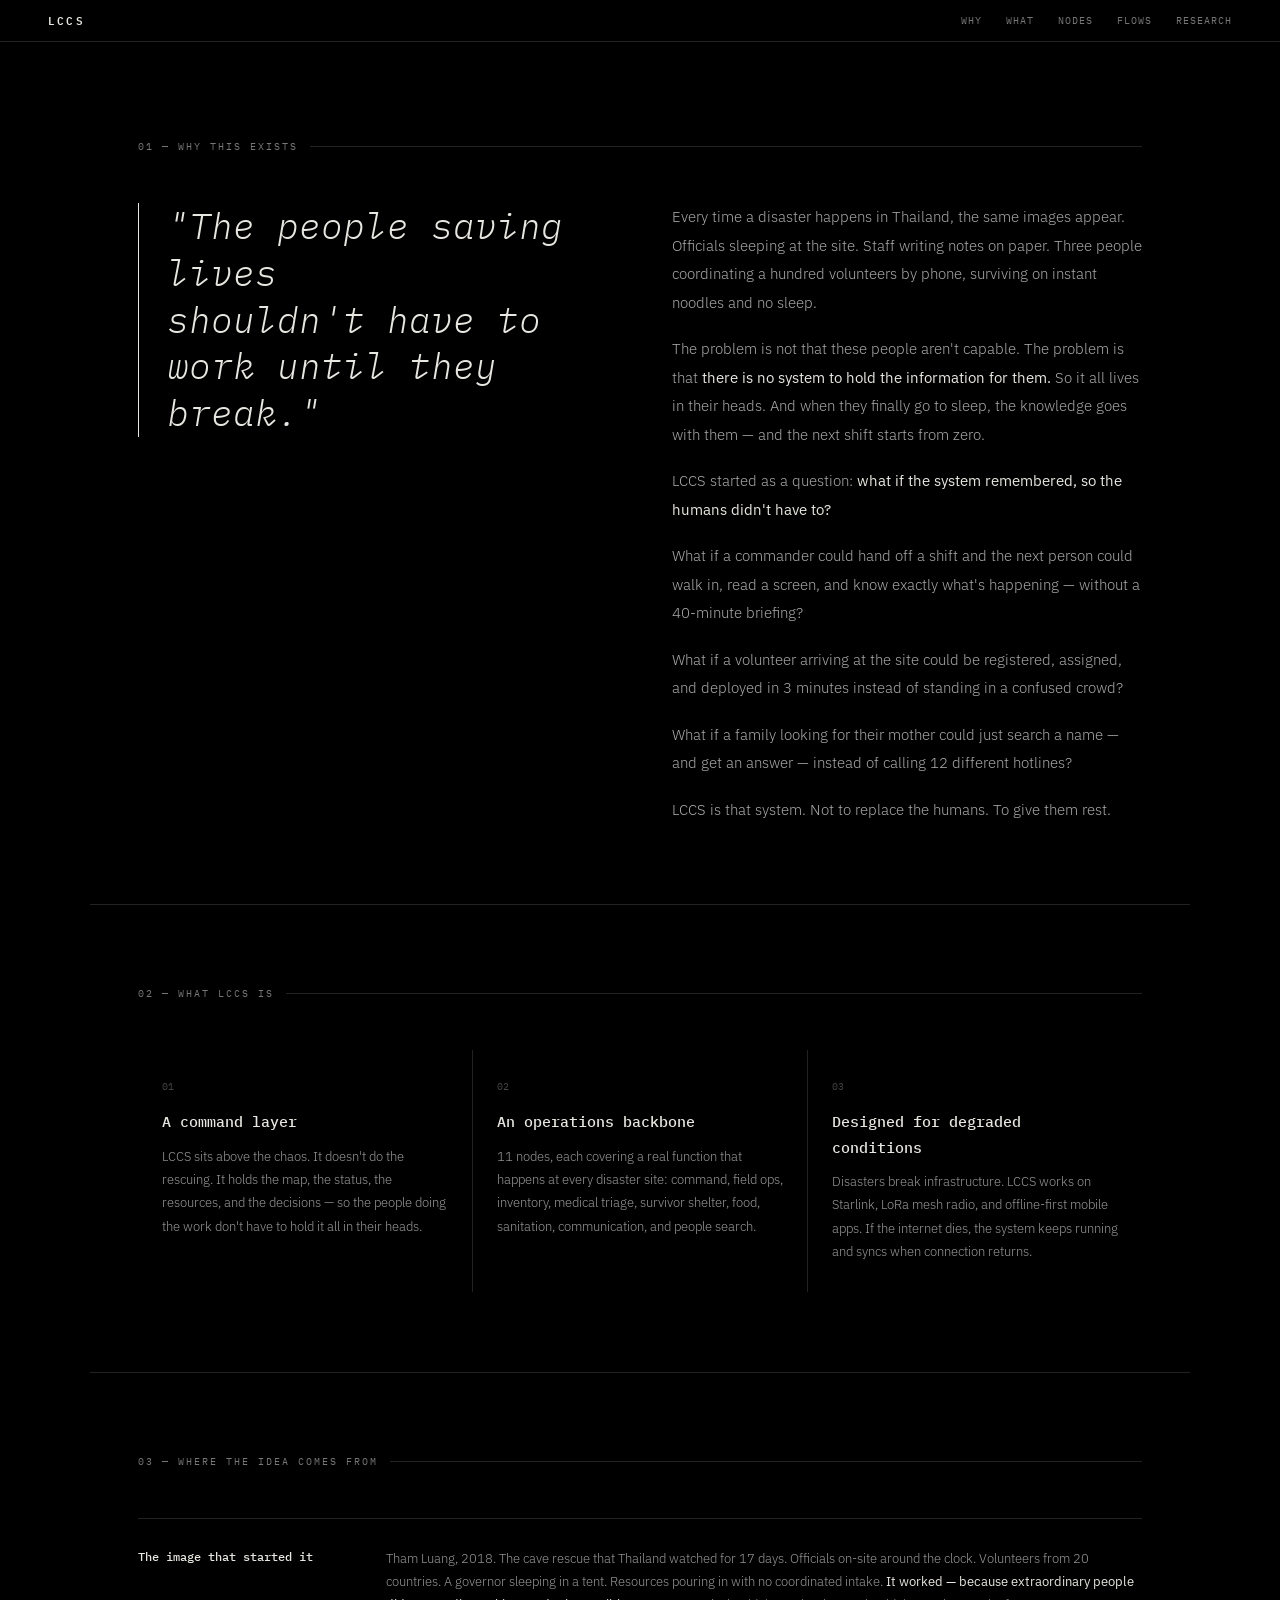
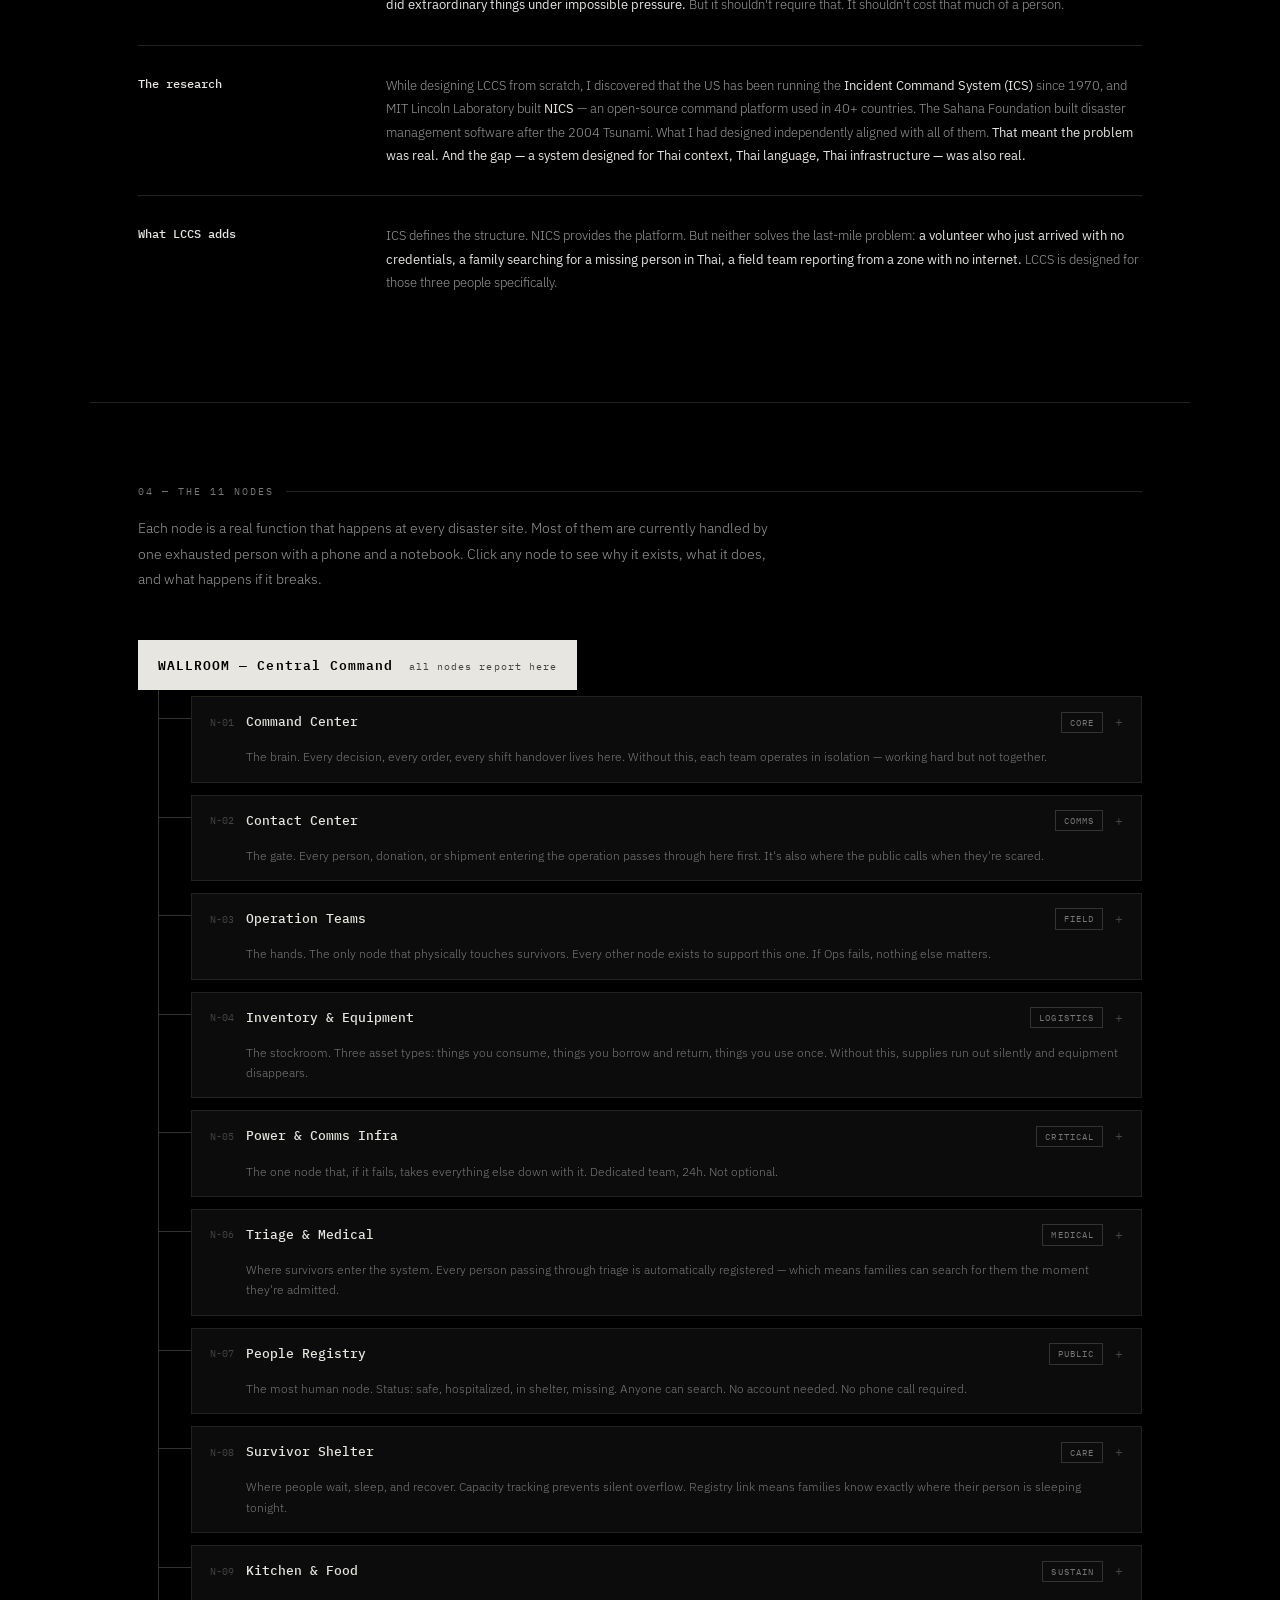
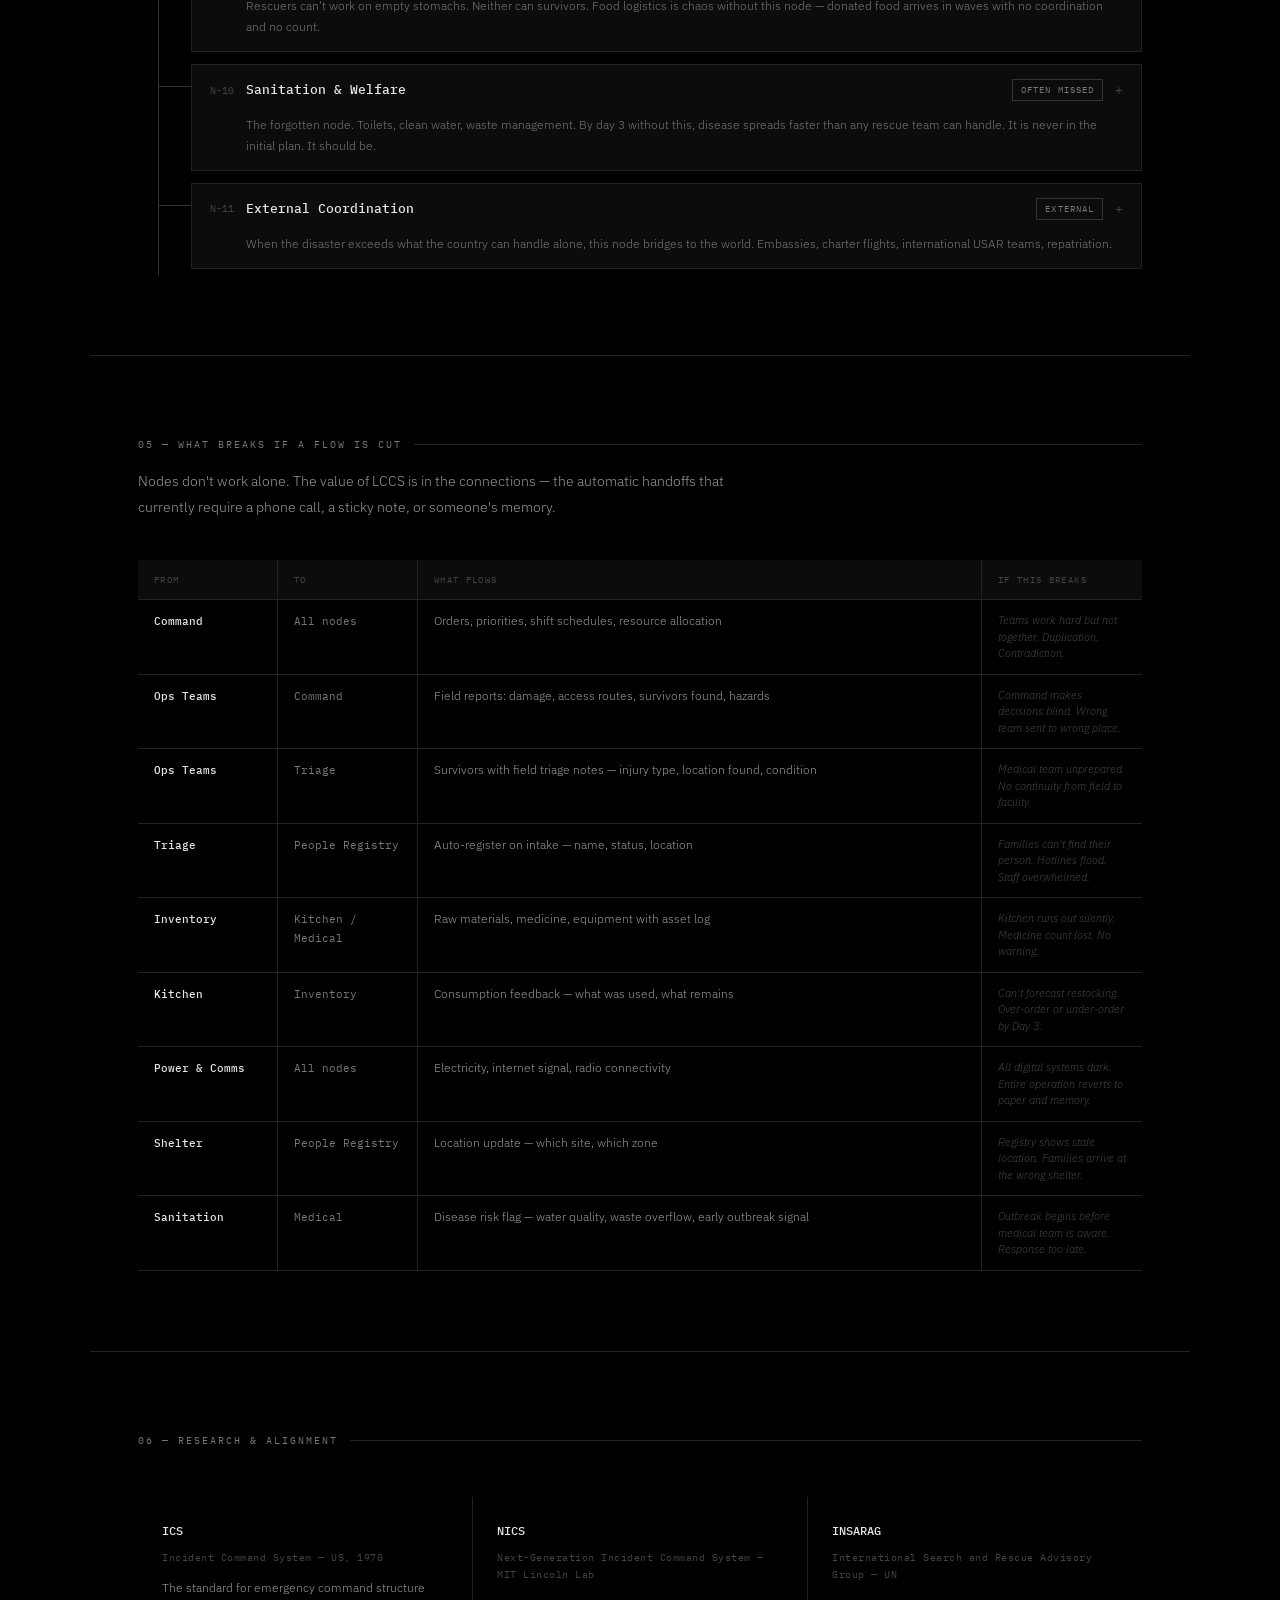
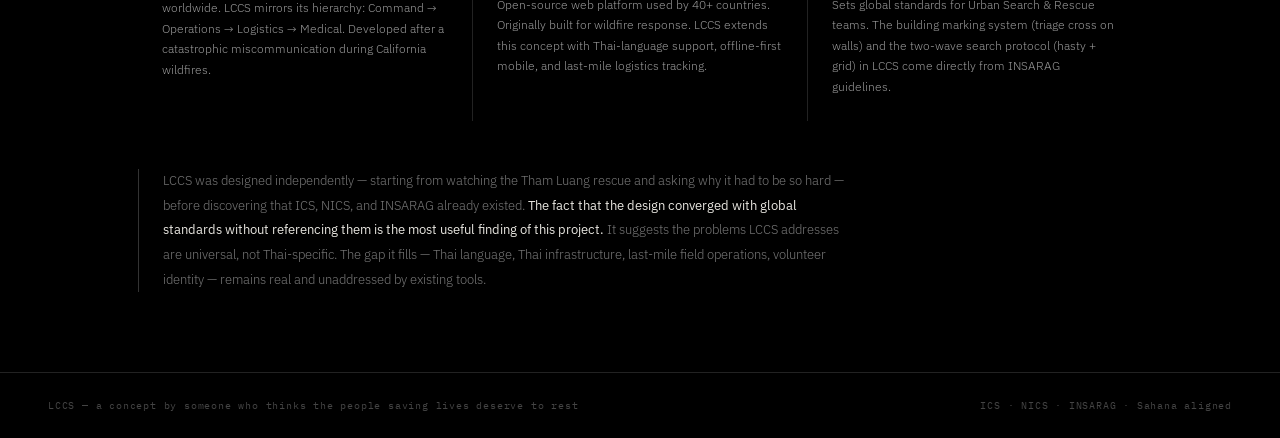
<file: index_v1.html>
<!DOCTYPE html>
<html lang="en">
<head>
<meta charset="UTF-8">
<meta name="viewport" content="width=device-width, initial-scale=1.0">
<title>LCCS — Life-Critical Command System</title>
<link href="https://fonts.googleapis.com/css2?family=IBM+Plex+Mono:ital,wght@0,300;0,400;0,500;0,600;1,300;1,400&family=IBM+Plex+Sans:ital,wght@0,300;0,400;0,500;1,300&display=swap" rel="stylesheet">
<style>
*, *::before, *::after { box-sizing: border-box; margin: 0; padding: 0; }
:root {
  --bg: #000;
  --bg1: #0c0c0c;
  --bg2: #141414;
  --border: #222;
  --border2: #333;
  --text: #e8e6e0;
  --muted: #777;
  --dim: #444;
  --mono: 'IBM Plex Mono', monospace;
  --sans: 'IBM Plex Sans', sans-serif;
}
html { scroll-behavior: smooth; }
body {
  background: var(--bg);
  color: var(--text);
  font-family: var(--mono);
  font-size: 13px;
  line-height: 1.7;
}

/* NAV */
nav {
  position: fixed; top: 0; left: 0; right: 0;
  height: 42px;
  background: rgba(0,0,0,0.95);
  border-bottom: 1px solid var(--border);
  display: flex; align-items: center;
  padding: 0 48px; gap: 32px; z-index: 100;
}
.nav-id { font-size: 11px; font-weight: 600; letter-spacing: 0.2em; text-transform: uppercase; }
.nav-links { display: flex; gap: 24px; margin-left: auto; }
.nav-link { font-size: 10px; color: var(--muted); text-decoration: none; letter-spacing: 0.1em; text-transform: uppercase; transition: color .15s; }
.nav-link:hover { color: var(--text); }

main { padding-top: 42px; }

/* ── 01 ORIGIN ── */
.origin {
  padding: 96px 48px 80px;
  border-bottom: 1px solid var(--border);
  max-width: 1100px;
  margin: 0 auto;
}
.origin-label {
  font-size: 10px; color: var(--muted); letter-spacing: 0.2em;
  text-transform: uppercase; margin-bottom: 48px;
  display: flex; align-items: center; gap: 12px;
}
.origin-label::after { content: ''; flex: 1; height: 1px; background: var(--border); }

.origin-body {
  display: grid; grid-template-columns: 1fr 1fr; gap: 64px; align-items: start;
}
.origin-quote {
  font-family: var(--mono); font-style: italic;
  font-size: clamp(22px, 3vw, 36px); font-weight: 300;
  line-height: 1.3; color: var(--text);
  border-left: 1px solid var(--text); padding-left: 28px;
}
.origin-text {
  font-family: var(--sans); font-size: 15px; font-weight: 300;
  color: #aaa; line-height: 1.9;
}
.origin-text p + p { margin-top: 18px; }
.origin-text strong { color: var(--text); font-weight: 400; }

/* ── 02 WHAT IS LCCS ── */
.what {
  padding: 80px 48px;
  border-bottom: 1px solid var(--border);
  max-width: 1100px; margin: 0 auto;
}
.what-label {
  font-size: 10px; color: var(--muted); letter-spacing: 0.2em;
  text-transform: uppercase; margin-bottom: 48px;
  display: flex; align-items: center; gap: 12px;
}
.what-label::after { content: ''; flex: 1; height: 1px; background: var(--border); }

.what-grid { display: grid; grid-template-columns: repeat(3, 1fr); gap: 1px; background: var(--border); }
.what-block {
  background: var(--bg); padding: 28px 24px;
}
.wb-num { font-size: 10px; color: var(--dim); margin-bottom: 14px; }
.wb-title { font-size: 15px; font-weight: 500; margin-bottom: 10px; }
.wb-desc { font-family: var(--sans); font-size: 13px; color: #999; line-height: 1.8; font-weight: 300; }

/* ── 03 CONTEXT ── */
.context {
  padding: 80px 48px;
  border-bottom: 1px solid var(--border);
  max-width: 1100px; margin: 0 auto;
}
.context-label {
  font-size: 10px; color: var(--muted); letter-spacing: 0.2em;
  text-transform: uppercase; margin-bottom: 48px;
  display: flex; align-items: center; gap: 12px;
}
.context-label::after { content: ''; flex: 1; height: 1px; background: var(--border); }

.context-row { display: grid; grid-template-columns: 200px 1fr; gap: 48px; padding: 28px 0; border-top: 1px solid var(--border); align-items: start; }
.ctx-title { font-size: 12px; font-weight: 500; color: var(--text); }
.ctx-body { font-family: var(--sans); font-size: 13px; color: #999; line-height: 1.8; font-weight: 300; }
.ctx-body strong { color: var(--text); font-weight: 400; }

/* ── 04 NODE MAP ── */
.nodemap {
  padding: 80px 48px;
  border-bottom: 1px solid var(--border);
  max-width: 1100px; margin: 0 auto;
}
.nodemap-label {
  font-size: 10px; color: var(--muted); letter-spacing: 0.2em;
  text-transform: uppercase; margin-bottom: 16px;
  display: flex; align-items: center; gap: 12px;
}
.nodemap-label::after { content: ''; flex: 1; height: 1px; background: var(--border); }
.nodemap-intro {
  font-family: var(--sans); font-size: 14px; color: #999;
  font-weight: 300; max-width: 640px; line-height: 1.8; margin-bottom: 48px;
}

/* tree */
.tree { display: flex; flex-direction: column; }
.tree-root-node {
  display: inline-flex; align-items: baseline; gap: 16px;
  padding: 14px 20px;
  background: var(--text); color: var(--bg);
  font-weight: 600; font-size: 13px; letter-spacing: 0.08em;
  width: fit-content; margin-bottom: 0;
}
.trn-sub { font-size: 10px; color: var(--dim); font-weight: 400; }

.branch-wrap { display: flex; margin-left: 20px; }
.v-line { width: 1px; background: var(--border2); flex-shrink: 0; }
.branch-col { flex: 1; }

.branch-row { display: flex; align-items: flex-start; }
.h-line { width: 32px; height: 1px; background: var(--border2); margin-top: 28px; flex-shrink: 0; }

.ncard {
  flex: 1; border: 1px solid var(--border);
  background: var(--bg1); margin: 6px 0;
  cursor: pointer; transition: border-color .15s, background .15s;
}
.ncard:hover { border-color: var(--border2); background: var(--bg2); }
.ncard.open { border-color: #555; }

.nc-header {
  display: flex; align-items: center; gap: 0;
  padding: 14px 18px;
}
.nc-num { font-size: 10px; color: var(--dim); width: 36px; flex-shrink: 0; }
.nc-name { font-size: 13px; font-weight: 500; flex: 1; }
.nc-tag {
  font-size: 9px; letter-spacing: 0.12em; text-transform: uppercase;
  color: var(--muted); border: 1px solid var(--border2); padding: 2px 8px; margin-right: 12px;
}
.nc-toggle { font-size: 13px; color: var(--dim); transition: transform .2s; }
.ncard.open .nc-toggle { transform: rotate(45deg); }

.nc-why {
  padding: 0 18px 14px 54px;
  font-family: var(--sans); font-size: 12px; color: var(--muted);
  line-height: 1.7; font-weight: 300;
}

.nc-detail {
  display: none; padding: 18px 18px 18px 54px;
  border-top: 1px solid var(--border);
}
.ncard.open .nc-detail { display: grid; grid-template-columns: 1fr 1fr; gap: 20px 40px; }

.nd-block {}
.nd-label {
  font-size: 9px; letter-spacing: 0.15em; text-transform: uppercase;
  color: var(--dim); margin-bottom: 8px;
}
.nd-text { font-family: var(--sans); font-size: 12px; color: #999; line-height: 1.75; font-weight: 300; }
.nd-text strong { color: var(--text); font-weight: 400; }

.nd-flows { display: flex; flex-direction: column; gap: 5px; }
.nd-flow { display: flex; align-items: baseline; gap: 8px; font-size: 11px; }
.ndf-arrow { color: var(--dim); width: 14px; flex-shrink: 0; }
.ndf-node { color: var(--text); font-family: var(--mono); font-size: 11px; }
.ndf-what { color: var(--muted); font-family: var(--sans); font-size: 11px; font-weight: 300; }

.nd-tags { display: flex; flex-wrap: wrap; gap: 5px; }
.nd-tag {
  font-size: 10px; padding: 2px 8px;
  border: 1px solid var(--border2); color: var(--muted);
}

/* ── 05 FLOW TABLE ── */
.flows {
  padding: 80px 48px;
  border-bottom: 1px solid var(--border);
  max-width: 1100px; margin: 0 auto;
}
.flows-label {
  font-size: 10px; color: var(--muted); letter-spacing: 0.2em;
  text-transform: uppercase; margin-bottom: 16px;
  display: flex; align-items: center; gap: 12px;
}
.flows-label::after { content: ''; flex: 1; height: 1px; background: var(--border); }
.flows-intro {
  font-family: var(--sans); font-size: 14px; color: #999;
  font-weight: 300; max-width: 600px; line-height: 1.8; margin-bottom: 40px;
}

.flow-row {
  display: grid; grid-template-columns: 140px 140px 1fr 160px;
  gap: 0; border-bottom: 1px solid var(--border);
  transition: background .12s;
}
.flow-row:first-of-type { border-top: 1px solid var(--border); }
.flow-row:hover { background: var(--bg1); }
.flow-row.head { background: var(--bg1); }

.fr-cell {
  padding: 12px 16px; font-size: 11px;
  border-right: 1px solid var(--border);
}
.fr-cell:last-child { border-right: none; }
.flow-row.head .fr-cell {
  font-size: 9px; letter-spacing: 0.15em; text-transform: uppercase;
  color: var(--dim); font-weight: 400;
}
.fc-from { font-weight: 500; color: var(--text); }
.fc-to { color: var(--muted); }
.fc-what { font-family: var(--sans); color: #999; font-size: 12px; font-weight: 300; line-height: 1.5; }
.fc-broken { font-family: var(--sans); color: var(--dim); font-size: 11px; font-weight: 300; line-height: 1.5; font-style: italic; }

/* ── 06 REFERENCE ── */
.reference {
  padding: 80px 48px;
  max-width: 1100px; margin: 0 auto;
}
.ref-label {
  font-size: 10px; color: var(--muted); letter-spacing: 0.2em;
  text-transform: uppercase; margin-bottom: 48px;
  display: flex; align-items: center; gap: 12px;
}
.ref-label::after { content: ''; flex: 1; height: 1px; background: var(--border); }

.ref-grid { display: grid; grid-template-columns: repeat(3, 1fr); gap: 1px; background: var(--border); margin-bottom: 48px; }
.ref-card { background: var(--bg); padding: 24px; }
.rc-name { font-size: 12px; font-weight: 500; margin-bottom: 8px; }
.rc-full { font-size: 10px; color: var(--dim); margin-bottom: 12px; letter-spacing: 0.05em; }
.rc-desc { font-family: var(--sans); font-size: 12px; color: #999; line-height: 1.7; font-weight: 300; }

.ref-note {
  font-family: var(--sans); font-size: 13px; color: var(--muted);
  line-height: 1.9; font-weight: 300; max-width: 720px;
  border-left: 1px solid var(--border2); padding-left: 24px;
}
.ref-note strong { color: var(--text); font-weight: 400; }

/* FOOTER */
footer {
  border-top: 1px solid var(--border);
  padding: 24px 48px;
  display: flex; justify-content: space-between; align-items: center;
}
.ft { font-size: 10px; color: var(--dim); letter-spacing: 0.08em; }

@keyframes fadeIn { from { opacity:0; transform:translateY(10px); } to { opacity:1; transform:translateY(0); } }
section, .origin, .what, .context, .nodemap, .flows, .reference { animation: fadeIn .5s ease both; }
</style>
</head>
<body>

<nav>
  <div class="nav-id">LCCS</div>
  <div class="nav-links">
    <a class="nav-link" href="#why">Why</a>
    <a class="nav-link" href="#what">What</a>
    <a class="nav-link" href="#nodes">Nodes</a>
    <a class="nav-link" href="#flows">Flows</a>
    <a class="nav-link" href="#ref">Research</a>
  </div>
</nav>

<main>

<!-- ── 01 ORIGIN ── -->
<div id="why"></div>
<div class="origin">
  <div class="origin-label">01 — Why this exists</div>
  <div class="origin-body">
    <div class="origin-quote">
      "The people saving lives<br>shouldn't have to<br>work until they break."
    </div>
    <div class="origin-text">
      <p>Every time a disaster happens in Thailand, the same images appear. Officials sleeping at the site. Staff writing notes on paper. Three people coordinating a hundred volunteers by phone, surviving on instant noodles and no sleep.</p>
      <p>The problem is not that these people aren't capable. The problem is that <strong>there is no system to hold the information for them.</strong> So it all lives in their heads. And when they finally go to sleep, the knowledge goes with them — and the next shift starts from zero.</p>
      <p>LCCS started as a question: <strong>what if the system remembered, so the humans didn't have to?</strong></p>
      <p>What if a commander could hand off a shift and the next person could walk in, read a screen, and know exactly what's happening — without a 40-minute briefing?</p>
      <p>What if a volunteer arriving at the site could be registered, assigned, and deployed in 3 minutes instead of standing in a confused crowd?</p>
      <p>What if a family looking for their mother could just search a name — and get an answer — instead of calling 12 different hotlines?</p>
      <p>LCCS is that system. Not to replace the humans. To give them rest.</p>
    </div>
  </div>
</div>

<!-- ── 02 WHAT IS LCCS ── -->
<div id="what"></div>
<div class="what">
  <div class="what-label">02 — What LCCS is</div>
  <div class="what-grid">
    <div class="what-block">
      <div class="wb-num">01</div>
      <div class="wb-title">A command layer</div>
      <div class="wb-desc">LCCS sits above the chaos. It doesn't do the rescuing. It holds the map, the status, the resources, and the decisions — so the people doing the work don't have to hold it all in their heads.</div>
    </div>
    <div class="what-block">
      <div class="wb-num">02</div>
      <div class="wb-title">An operations backbone</div>
      <div class="wb-desc">11 nodes, each covering a real function that happens at every disaster site: command, field ops, inventory, medical triage, survivor shelter, food, sanitation, communication, and people search.</div>
    </div>
    <div class="what-block">
      <div class="wb-num">03</div>
      <div class="wb-title">Designed for degraded conditions</div>
      <div class="wb-desc">Disasters break infrastructure. LCCS works on Starlink, LoRa mesh radio, and offline-first mobile apps. If the internet dies, the system keeps running and syncs when connection returns.</div>
    </div>
  </div>
</div>

<!-- ── 03 CONTEXT ── -->
<div class="context">
  <div class="context-label">03 — Where the idea comes from</div>

  <div class="context-row">
    <div class="ctx-title">The image that started it</div>
    <div class="ctx-body">Tham Luang, 2018. The cave rescue that Thailand watched for 17 days. Officials on-site around the clock. Volunteers from 20 countries. A governor sleeping in a tent. Resources pouring in with no coordinated intake. <strong>It worked — because extraordinary people did extraordinary things under impossible pressure.</strong> But it shouldn't require that. It shouldn't cost that much of a person.</div>
  </div>

  <div class="context-row">
    <div class="ctx-title">The research</div>
    <div class="ctx-body">While designing LCCS from scratch, I discovered that the US has been running the <strong>Incident Command System (ICS)</strong> since 1970, and MIT Lincoln Laboratory built <strong>NICS</strong> — an open-source command platform used in 40+ countries. The Sahana Foundation built disaster management software after the 2004 Tsunami. What I had designed independently aligned with all of them. <strong>That meant the problem was real. And the gap — a system designed for Thai context, Thai language, Thai infrastructure — was also real.</strong></div>
  </div>

  <div class="context-row">
    <div class="ctx-title">What LCCS adds</div>
    <div class="ctx-body">ICS defines the structure. NICS provides the platform. But neither solves the last-mile problem: <strong>a volunteer who just arrived with no credentials, a family searching for a missing person in Thai, a field team reporting from a zone with no internet.</strong> LCCS is designed for those three people specifically.</div>
  </div>
</div>

<!-- ── 04 NODE MAP ── -->
<div id="nodes"></div>
<div class="nodemap">
  <div class="nodemap-label">04 — The 11 nodes</div>
  <div class="nodemap-intro">Each node is a real function that happens at every disaster site. Most of them are currently handled by one exhausted person with a phone and a notebook. Click any node to see why it exists, what it does, and what happens if it breaks.</div>

  <div class="tree">
    <div class="tree-root-node">
      WALLROOM — Central Command
      <span class="trn-sub">all nodes report here</span>
    </div>
    <div class="branch-wrap">
      <div class="v-line"></div>
      <div class="branch-col">

        <!-- N-01 -->
        <div class="branch-row">
          <div class="h-line"></div>
          <div class="ncard" onclick="tog(this)">
            <div class="nc-header">
              <div class="nc-num">N-01</div>
              <div class="nc-name">Command Center</div>
              <div class="nc-tag">Core</div>
              <div class="nc-toggle">+</div>
            </div>
            <div class="nc-why">The brain. Every decision, every order, every shift handover lives here. Without this, each team operates in isolation — working hard but not together.</div>
            <div class="nc-detail">
              <div class="nd-block">
                <div class="nd-label">The real problem it solves</div>
                <div class="nd-text">In real disasters, commanders hold the entire operation in their memory. When they sleep or leave, continuity breaks. <strong>This node is institutional memory that doesn't need rest.</strong> Every decision is logged. Every shift handover is a 2-minute screen read, not a 40-minute briefing.</div>
              </div>
              <div class="nd-block">
                <div class="nd-label">Functions</div>
                <div class="nd-tags">
                  <span class="nd-tag">Mission Dispatch</span>
                  <span class="nd-tag">Decision Log</span>
                  <span class="nd-tag">Shift Handover</span>
                  <span class="nd-tag">Resource Override</span>
                  <span class="nd-tag">Alert Broadcast</span>
                  <span class="nd-tag">War Room Display</span>
                </div>
              </div>
              <div class="nd-block">
                <div class="nd-label">Receives from</div>
                <div class="nd-flows">
                  <div class="nd-flow"><div class="ndf-arrow">←</div><div class="ndf-node">All nodes</div><div class="ndf-what">— status reports</div></div>
                  <div class="nd-flow"><div class="ndf-arrow">←</div><div class="ndf-node">Ops Teams</div><div class="ndf-what">— field intelligence</div></div>
                </div>
              </div>
              <div class="nd-block">
                <div class="nd-label">Sends to</div>
                <div class="nd-flows">
                  <div class="nd-flow"><div class="ndf-arrow">→</div><div class="ndf-node">All nodes</div><div class="ndf-what">— commands + priorities</div></div>
                  <div class="nd-flow"><div class="ndf-arrow">→</div><div class="ndf-node">Ops Teams</div><div class="ndf-what">— mission cards</div></div>
                </div>
              </div>
            </div>
          </div>
        </div>

        <!-- N-02 -->
        <div class="branch-row">
          <div class="h-line"></div>
          <div class="ncard" onclick="tog(this)">
            <div class="nc-header">
              <div class="nc-num">N-02</div>
              <div class="nc-name">Contact Center</div>
              <div class="nc-tag">Comms</div>
              <div class="nc-toggle">+</div>
            </div>
            <div class="nc-why">The gate. Every person, donation, or shipment entering the operation passes through here first. It's also where the public calls when they're scared.</div>
            <div class="nc-detail">
              <div class="nd-block">
                <div class="nd-label">The real problem it solves</div>
                <div class="nd-text">Without a single intake point, international experts arrive at the airport with no one to meet them. Donated supplies pile up at the entrance with no one to record them. <strong>The Contact Center is the difference between "help arrived" and "help reached the right place."</strong></div>
              </div>
              <div class="nd-block">
                <div class="nd-label">Functions</div>
                <div class="nd-tags">
                  <span class="nd-tag">Public Hotline</span>
                  <span class="nd-tag">Logistics Coordination</span>
                  <span class="nd-tag">Airport Escort</span>
                  <span class="nd-tag">Donation Intake</span>
                  <span class="nd-tag">Translator Pool</span>
                </div>
              </div>
              <div class="nd-block">
                <div class="nd-label">Receives from</div>
                <div class="nd-flows">
                  <div class="nd-flow"><div class="ndf-arrow">←</div><div class="ndf-node">Public</div><div class="ndf-what">— donation offers, inquiries</div></div>
                  <div class="nd-flow"><div class="ndf-arrow">←</div><div class="ndf-node">External Coord</div><div class="ndf-what">— incoming shipments</div></div>
                </div>
              </div>
              <div class="nd-block">
                <div class="nd-label">Sends to</div>
                <div class="nd-flows">
                  <div class="nd-flow"><div class="ndf-arrow">→</div><div class="ndf-node">Inventory</div><div class="ndf-what">— incoming stock manifest</div></div>
                  <div class="nd-flow"><div class="ndf-arrow">→</div><div class="ndf-node">Command</div><div class="ndf-what">— logistics status updates</div></div>
                </div>
              </div>
            </div>
          </div>
        </div>

        <!-- N-03 -->
        <div class="branch-row">
          <div class="h-line"></div>
          <div class="ncard" onclick="tog(this)">
            <div class="nc-header">
              <div class="nc-num">N-03</div>
              <div class="nc-name">Operation Teams</div>
              <div class="nc-tag">Field</div>
              <div class="nc-toggle">+</div>
            </div>
            <div class="nc-why">The hands. The only node that physically touches survivors. Every other node exists to support this one. If Ops fails, nothing else matters.</div>
            <div class="nc-detail">
              <div class="nd-block">
                <div class="nd-label">The real problem it solves</div>
                <div class="nd-text">Field teams work disconnected from command — in rubble, in water, without signal. They need mission cards that work offline, and a way to report back that doesn't require a phone call. <strong>LCCS gives them a form that syncs when signal returns, and a mission card that tells them exactly where to go and what to bring.</strong></div>
              </div>
              <div class="nd-block">
                <div class="nd-label">Sub-teams</div>
                <div class="nd-tags">
                  <span class="nd-tag">Recon Wave 1 — hasty survey</span>
                  <span class="nd-tag">SAR Grid — deep search</span>
                  <span class="nd-tag">Evacuation</span>
                  <span class="nd-tag">Supply Delivery</span>
                  <span class="nd-tag">Zone Inspection</span>
                </div>
              </div>
              <div class="nd-block">
                <div class="nd-label">Receives from</div>
                <div class="nd-flows">
                  <div class="nd-flow"><div class="ndf-arrow">←</div><div class="ndf-node">Command</div><div class="ndf-what">— mission cards with route + gear list</div></div>
                  <div class="nd-flow"><div class="ndf-arrow">←</div><div class="ndf-node">Inventory</div><div class="ndf-what">— equipment + tools</div></div>
                </div>
              </div>
              <div class="nd-block">
                <div class="nd-label">Sends to</div>
                <div class="nd-flows">
                  <div class="nd-flow"><div class="ndf-arrow">→</div><div class="ndf-node">Command</div><div class="ndf-what">— field reports, zone status, damage level</div></div>
                  <div class="nd-flow"><div class="ndf-arrow">→</div><div class="ndf-node">Triage</div><div class="ndf-what">— survivors with field triage notes</div></div>
                </div>
              </div>
            </div>
          </div>
        </div>

        <!-- N-04 -->
        <div class="branch-row">
          <div class="h-line"></div>
          <div class="ncard" onclick="tog(this)">
            <div class="nc-header">
              <div class="nc-num">N-04</div>
              <div class="nc-name">Inventory & Equipment</div>
              <div class="nc-tag">Logistics</div>
              <div class="nc-toggle">+</div>
            </div>
            <div class="nc-why">The stockroom. Three asset types: things you consume, things you borrow and return, things you use once. Without this, supplies run out silently and equipment disappears.</div>
            <div class="nc-detail">
              <div class="nd-block">
                <div class="nd-label">The real problem it solves</div>
                <div class="nd-text">At Tham Luang, volunteers counted supplies manually. Nobody knew how much food was left until it was almost gone. <strong>This node gives every downstream node — kitchen, medical, field — a live count of what's available and warns before it hits zero.</strong></div>
              </div>
              <div class="nd-block">
                <div class="nd-label">Asset categories</div>
                <div class="nd-tags">
                  <span class="nd-tag">Consumable</span>
                  <span class="nd-tag">Borrow-Return</span>
                  <span class="nd-tag">Disposable</span>
                  <span class="nd-tag">Heavy Machinery</span>
                  <span class="nd-tag">AV / Comms Gear</span>
                </div>
              </div>
              <div class="nd-block">
                <div class="nd-label">Receives from</div>
                <div class="nd-flows">
                  <div class="nd-flow"><div class="ndf-arrow">←</div><div class="ndf-node">Contact Center</div><div class="ndf-what">— incoming donations</div></div>
                  <div class="nd-flow"><div class="ndf-arrow">←</div><div class="ndf-node">External Coord</div><div class="ndf-what">— special equipment from abroad</div></div>
                </div>
              </div>
              <div class="nd-block">
                <div class="nd-label">Sends to</div>
                <div class="nd-flows">
                  <div class="nd-flow"><div class="ndf-arrow">→</div><div class="ndf-node">Kitchen</div><div class="ndf-what">— raw materials</div></div>
                  <div class="nd-flow"><div class="ndf-arrow">→</div><div class="ndf-node">Medical</div><div class="ndf-what">— medicine + first aid</div></div>
                  <div class="nd-flow"><div class="ndf-arrow">→</div><div class="ndf-node">Ops Teams</div><div class="ndf-what">— field equipment</div></div>
                </div>
              </div>
            </div>
          </div>
        </div>

        <!-- N-05 -->
        <div class="branch-row">
          <div class="h-line"></div>
          <div class="ncard" onclick="tog(this)">
            <div class="nc-header">
              <div class="nc-num">N-05</div>
              <div class="nc-name">Power & Comms Infra</div>
              <div class="nc-tag">Critical</div>
              <div class="nc-toggle">+</div>
            </div>
            <div class="nc-why">The one node that, if it fails, takes everything else down with it. Dedicated team, 24h. Not optional.</div>
            <div class="nc-detail">
              <div class="nd-block">
                <div class="nd-label">The real problem it solves</div>
                <div class="nd-text">Power and comms are always buried inside logistics — handled by whoever is around. That means when the generator dies at 2am, there's no dedicated team to fix it. <strong>LCCS makes this a named node with its own staff, its own fuel tracking, and its own redundancy plan.</strong></div>
              </div>
              <div class="nd-block">
                <div class="nd-label">Infrastructure</div>
                <div class="nd-tags">
                  <span class="nd-tag">Generator + Fuel</span>
                  <span class="nd-tag">Starlink (LEO satellite)</span>
                  <span class="nd-tag">VHF Radio</span>
                  <span class="nd-tag">LoRa Mesh (offline)</span>
                  <span class="nd-tag">Offline-First Sync</span>
                </div>
              </div>
              <div class="nd-block">
                <div class="nd-label">Dependency note</div>
                <div class="nd-text"><strong>Single point of failure.</strong> All 10 other nodes depend on this one. Redundancy is not optional — it is the entire design requirement of this node.</div>
              </div>
              <div class="nd-block">
                <div class="nd-label">Sends to</div>
                <div class="nd-flows">
                  <div class="nd-flow"><div class="ndf-arrow">→</div><div class="ndf-node">All nodes</div><div class="ndf-what">— power, signal, connectivity</div></div>
                </div>
              </div>
            </div>
          </div>
        </div>

        <!-- N-06 -->
        <div class="branch-row">
          <div class="h-line"></div>
          <div class="ncard" onclick="tog(this)">
            <div class="nc-header">
              <div class="nc-num">N-06</div>
              <div class="nc-name">Triage & Medical</div>
              <div class="nc-tag">Medical</div>
              <div class="nc-toggle">+</div>
            </div>
            <div class="nc-why">Where survivors enter the system. Every person passing through triage is automatically registered — which means families can search for them the moment they're admitted.</div>
            <div class="nc-detail">
              <div class="nd-block">
                <div class="nd-label">The real problem it solves</div>
                <div class="nd-text">After Hurricane Katrina, hospitals had no unified list of who they'd admitted. Families called facility after facility. <strong>LCCS connects triage directly to People Registry — auto-register on intake. No extra step. No extra person needed.</strong></div>
              </div>
              <div class="nd-block">
                <div class="nd-label">Functions</div>
                <div class="nd-tags">
                  <span class="nd-tag">INSARAG Triage Tag</span>
                  <span class="nd-tag">Medical Record</span>
                  <span class="nd-tag">Medicine Dispense</span>
                  <span class="fn-tag">Hospital Transfer</span>
                  <span class="nd-tag">ER Coordination</span>
                </div>
              </div>
              <div class="nd-block">
                <div class="nd-label">Receives from</div>
                <div class="nd-flows">
                  <div class="nd-flow"><div class="ndf-arrow">←</div><div class="ndf-node">Ops Teams</div><div class="ndf-what">— survivors + field triage</div></div>
                  <div class="nd-flow"><div class="ndf-arrow">←</div><div class="ndf-node">Inventory</div><div class="ndf-what">— medicine + equipment</div></div>
                </div>
              </div>
              <div class="nd-block">
                <div class="nd-label">Sends to</div>
                <div class="nd-flows">
                  <div class="nd-flow"><div class="ndf-arrow">→</div><div class="ndf-node">People Registry</div><div class="ndf-what">— auto on intake</div></div>
                  <div class="nd-flow"><div class="ndf-arrow">→</div><div class="ndf-node">Shelter</div><div class="ndf-what">— cleared patients</div></div>
                </div>
              </div>
            </div>
          </div>
        </div>

        <!-- N-07 -->
        <div class="branch-row">
          <div class="h-line"></div>
          <div class="ncard" onclick="tog(this)">
            <div class="nc-header">
              <div class="nc-num">N-07</div>
              <div class="nc-name">People Registry</div>
              <div class="nc-tag">Public</div>
              <div class="nc-toggle">+</div>
            </div>
            <div class="nc-why">The most human node. Status: safe, hospitalized, in shelter, missing. Anyone can search. No account needed. No phone call required.</div>
            <div class="nc-detail">
              <div class="nd-block">
                <div class="nd-label">The real problem it solves</div>
                <div class="nd-text">After every disaster, families flood hotlines asking "is my mother alive?" Staff spend hours on the phone giving the same answer to different people. <strong>This node answers that question automatically, without anyone picking up.</strong> It's the most public-facing piece of LCCS and the one that matters most to ordinary people.</div>
              </div>
              <div class="nd-block">
                <div class="nd-label">Status types</div>
                <div class="nd-tags">
                  <span class="nd-tag">Safe (self-reported)</span>
                  <span class="nd-tag">In Shelter</span>
                  <span class="nd-tag">Hospitalized</span>
                  <span class="nd-tag">Missing</span>
                  <span class="nd-tag">Deceased</span>
                </div>
              </div>
              <div class="nd-block">
                <div class="nd-label">Receives from</div>
                <div class="nd-flows">
                  <div class="nd-flow"><div class="ndf-arrow">←</div><div class="ndf-node">Triage</div><div class="ndf-what">— auto-register on intake</div></div>
                  <div class="nd-flow"><div class="ndf-arrow">←</div><div class="ndf-node">Shelter</div><div class="ndf-what">— check-in data</div></div>
                  <div class="nd-flow"><div class="ndf-arrow">←</div><div class="ndf-node">Public</div><div class="ndf-what">— "I am safe" self-report</div></div>
                </div>
              </div>
              <div class="nd-block">
                <div class="nd-label">Sends to</div>
                <div class="nd-flows">
                  <div class="nd-flow"><div class="ndf-arrow">→</div><div class="ndf-node">Public portal</div><div class="ndf-what">— family search, no login needed</div></div>
                  <div class="nd-flow"><div class="ndf-arrow">→</div><div class="ndf-node">Command</div><div class="ndf-what">— missing person count</div></div>
                </div>
              </div>
            </div>
          </div>
        </div>

        <!-- N-08 -->
        <div class="branch-row">
          <div class="h-line"></div>
          <div class="ncard" onclick="tog(this)">
            <div class="nc-header">
              <div class="nc-num">N-08</div>
              <div class="nc-name">Survivor Shelter</div>
              <div class="nc-tag">Care</div>
              <div class="nc-toggle">+</div>
            </div>
            <div class="nc-why">Where people wait, sleep, and recover. Capacity tracking prevents silent overflow. Registry link means families know exactly where their person is sleeping tonight.</div>
            <div class="nc-detail">
              <div class="nd-block">
                <div class="nd-label">The real problem it solves</div>
                <div class="nd-text">Shelter overflow is invisible until it becomes a crisis. A site rated for 200 people quietly reaches 350 and nobody alerts Command. <strong>This node gives Command a live number — and triggers a redirect before the threshold is crossed.</strong></div>
              </div>
              <div class="nd-block">
                <div class="nd-label">Functions</div>
                <div class="nd-tags">
                  <span class="nd-tag">Check-in / Check-out</span>
                  <span class="nd-tag">Capacity Live Count</span>
                  <span class="nd-tag">Special Needs Flag</span>
                  <span class="nd-tag">People Registry Sync</span>
                  <span class="nd-tag">Overflow Alert</span>
                </div>
              </div>
              <div class="nd-block">
                <div class="nd-label">Receives from</div>
                <div class="nd-flows">
                  <div class="nd-flow"><div class="ndf-arrow">←</div><div class="ndf-node">Triage</div><div class="ndf-what">— cleared survivors</div></div>
                  <div class="nd-flow"><div class="ndf-arrow">←</div><div class="ndf-node">Kitchen</div><div class="ndf-what">— meal delivery schedule</div></div>
                </div>
              </div>
              <div class="nd-block">
                <div class="nd-label">Sends to</div>
                <div class="nd-flows">
                  <div class="nd-flow"><div class="ndf-arrow">→</div><div class="ndf-node">People Registry</div><div class="ndf-what">— location update</div></div>
                  <div class="nd-flow"><div class="ndf-arrow">→</div><div class="ndf-node">Command</div><div class="ndf-what">— capacity status + overflow alert</div></div>
                </div>
              </div>
            </div>
          </div>
        </div>

        <!-- N-09 -->
        <div class="branch-row">
          <div class="h-line"></div>
          <div class="ncard" onclick="tog(this)">
            <div class="nc-header">
              <div class="nc-num">N-09</div>
              <div class="nc-name">Kitchen & Food</div>
              <div class="nc-tag">Sustain</div>
              <div class="nc-toggle">+</div>
            </div>
            <div class="nc-why">Rescuers can't work on empty stomachs. Neither can survivors. Food logistics is chaos without this node — donated food arrives in waves with no coordination and no count.</div>
            <div class="nc-detail">
              <div class="nd-block">
                <div class="nd-label">The real problem it solves</div>
                <div class="nd-text">Donations of food arrive whenever, in whatever quantities donors decide. Without this node, the kitchen doesn't know what's coming, what's left, or who gets fed first. <strong>This node turns chaotic generosity into a planned meal schedule with predictable restocking.</strong></div>
              </div>
              <div class="nd-block">
                <div class="nd-label">Functions</div>
                <div class="nd-tags">
                  <span class="nd-tag">Meal Schedule</span>
                  <span class="nd-tag">Live Stock Level</span>
                  <span class="nd-tag">Dietary Needs</span>
                  <span class="nd-tag">Low Stock Alert</span>
                  <span class="nd-tag">Distribution Log</span>
                </div>
              </div>
              <div class="nd-block">
                <div class="nd-label">Receives from</div>
                <div class="nd-flows">
                  <div class="nd-flow"><div class="ndf-arrow">←</div><div class="ndf-node">Inventory</div><div class="ndf-what">— raw materials</div></div>
                </div>
              </div>
              <div class="nd-block">
                <div class="nd-label">Sends to</div>
                <div class="nd-flows">
                  <div class="nd-flow"><div class="ndf-arrow">→</div><div class="ndf-node">Shelter</div><div class="ndf-what">— meals on schedule</div></div>
                  <div class="nd-flow"><div class="ndf-arrow">→</div><div class="ndf-node">Ops Teams</div><div class="ndf-what">— field rations</div></div>
                  <div class="nd-flow"><div class="ndf-arrow">→</div><div class="ndf-node">Inventory</div><div class="ndf-what">— consumption data for restocking</div></div>
                </div>
              </div>
            </div>
          </div>
        </div>

        <!-- N-10 -->
        <div class="branch-row">
          <div class="h-line"></div>
          <div class="ncard" onclick="tog(this)">
            <div class="nc-header">
              <div class="nc-num">N-10</div>
              <div class="nc-name">Sanitation & Welfare</div>
              <div class="nc-tag">Often Missed</div>
              <div class="nc-toggle">+</div>
            </div>
            <div class="nc-why">The forgotten node. Toilets, clean water, waste management. By day 3 without this, disease spreads faster than any rescue team can handle. It is never in the initial plan. It should be.</div>
            <div class="nc-detail">
              <div class="nd-block">
                <div class="nd-label">The real problem it solves</div>
                <div class="nd-text">Sanitation is always added reactively — after the first person gets sick. <strong>LCCS puts it in the Day 1 setup checklist, not the Day 4 emergency list.</strong> Also houses psychosocial support: by Day 3, both survivors and responders are showing signs of trauma that need dedicated attention — not a triage nurse with 40 other patients.</div>
              </div>
              <div class="nd-block">
                <div class="nd-label">Functions</div>
                <div class="nd-tags">
                  <span class="nd-tag">Portable Sanitation</span>
                  <span class="nd-tag">Clean Water Supply</span>
                  <span class="nd-tag">Waste Management</span>
                  <span class="nd-tag">Psychosocial Support</span>
                  <span class="nd-tag">Responder Welfare</span>
                </div>
              </div>
              <div class="nd-block">
                <div class="nd-label">Note on timing</div>
                <div class="nd-text">Merges with Medical on Day 1–2. Splits into its own node by Day 3 when psychosocial and hygiene loads each require dedicated staff.</div>
              </div>
              <div class="nd-block">
                <div class="nd-label">Sends to</div>
                <div class="nd-flows">
                  <div class="nd-flow"><div class="ndf-arrow">→</div><div class="ndf-node">Command</div><div class="ndf-what">— hygiene status</div></div>
                  <div class="nd-flow"><div class="ndf-arrow">→</div><div class="ndf-node">Medical</div><div class="ndf-what">— disease risk flag</div></div>
                </div>
              </div>
            </div>
          </div>
        </div>

        <!-- N-11 -->
        <div class="branch-row">
          <div class="h-line"></div>
          <div class="ncard" onclick="tog(this)">
            <div class="nc-header">
              <div class="nc-num">N-11</div>
              <div class="nc-name">External Coordination</div>
              <div class="nc-tag">External</div>
              <div class="nc-toggle">+</div>
            </div>
            <div class="nc-why">When the disaster exceeds what the country can handle alone, this node bridges to the world. Embassies, charter flights, international USAR teams, repatriation.</div>
            <div class="nc-detail">
              <div class="nd-block">
                <div class="nd-label">The real problem it solves</div>
                <div class="nd-text">International aid arrives with its own logistics, language, protocols, and equipment manifests. <strong>Without a dedicated node, foreign experts land at the airport and wait for hours while the site continues burning.</strong> This node is the escort — from the airport gate to the right team on site.</div>
              </div>
              <div class="nd-block">
                <div class="nd-label">Functions</div>
                <div class="nd-tags">
                  <span class="nd-tag">Embassy Liaison</span>
                  <span class="nd-tag">Charter Cargo Flight</span>
                  <span class="nd-tag">Int'l USAR Integration</span>
                  <span class="nd-tag">Repatriation</span>
                  <span class="nd-tag">Aid Intake Protocol</span>
                </div>
              </div>
              <div class="nd-block">
                <div class="nd-label">Receives from</div>
                <div class="nd-flows">
                  <div class="nd-flow"><div class="ndf-arrow">←</div><div class="ndf-node">Command</div><div class="ndf-what">— international assistance request</div></div>
                </div>
              </div>
              <div class="nd-block">
                <div class="nd-label">Sends to</div>
                <div class="nd-flows">
                  <div class="nd-flow"><div class="ndf-arrow">→</div><div class="ndf-node">Contact Center</div><div class="ndf-what">— incoming teams + ETA</div></div>
                  <div class="nd-flow"><div class="ndf-arrow">→</div><div class="ndf-node">Inventory</div><div class="ndf-what">— special equipment from abroad</div></div>
                </div>
              </div>
            </div>
          </div>
        </div>

      </div>
    </div>
  </div>
</div>

<!-- ── 05 FLOWS ── -->
<div id="flows"></div>
<div class="flows">
  <div class="flows-label">05 — What breaks if a flow is cut</div>
  <div class="flows-intro">Nodes don't work alone. The value of LCCS is in the connections — the automatic handoffs that currently require a phone call, a sticky note, or someone's memory.</div>

  <div class="flow-row head">
    <div class="fr-cell">From</div>
    <div class="fr-cell">To</div>
    <div class="fr-cell">What flows</div>
    <div class="fr-cell">If this breaks</div>
  </div>
  <div class="flow-row"><div class="fr-cell fc-from">Command</div><div class="fr-cell fc-to">All nodes</div><div class="fr-cell fc-what">Orders, priorities, shift schedules, resource allocation</div><div class="fr-cell fc-broken">Teams work hard but not together. Duplication. Contradiction.</div></div>
  <div class="flow-row"><div class="fr-cell fc-from">Ops Teams</div><div class="fr-cell fc-to">Command</div><div class="fr-cell fc-what">Field reports: damage, access routes, survivors found, hazards</div><div class="fr-cell fc-broken">Command makes decisions blind. Wrong team sent to wrong place.</div></div>
  <div class="flow-row"><div class="fr-cell fc-from">Ops Teams</div><div class="fr-cell fc-to">Triage</div><div class="fr-cell fc-what">Survivors with field triage notes — injury type, location found, condition</div><div class="fr-cell fc-broken">Medical team unprepared. No continuity from field to facility.</div></div>
  <div class="flow-row"><div class="fr-cell fc-from">Triage</div><div class="fr-cell fc-to">People Registry</div><div class="fr-cell fc-what">Auto-register on intake — name, status, location</div><div class="fr-cell fc-broken">Families can't find their person. Hotlines flood. Staff overwhelmed.</div></div>
  <div class="flow-row"><div class="fr-cell fc-from">Inventory</div><div class="fr-cell fc-to">Kitchen / Medical</div><div class="fr-cell fc-what">Raw materials, medicine, equipment with asset log</div><div class="fr-cell fc-broken">Kitchen runs out silently. Medicine count lost. No warning.</div></div>
  <div class="flow-row"><div class="fr-cell fc-from">Kitchen</div><div class="fr-cell fc-to">Inventory</div><div class="fr-cell fc-what">Consumption feedback — what was used, what remains</div><div class="fr-cell fc-broken">Can't forecast restocking. Over-order or under-order by Day 3.</div></div>
  <div class="flow-row"><div class="fr-cell fc-from">Power & Comms</div><div class="fr-cell fc-to">All nodes</div><div class="fr-cell fc-what">Electricity, internet signal, radio connectivity</div><div class="fr-cell fc-broken">All digital systems dark. Entire operation reverts to paper and memory.</div></div>
  <div class="flow-row"><div class="fr-cell fc-from">Shelter</div><div class="fr-cell fc-to">People Registry</div><div class="fr-cell fc-what">Location update — which site, which zone</div><div class="fr-cell fc-broken">Registry shows stale location. Families arrive at the wrong shelter.</div></div>
  <div class="flow-row"><div class="fr-cell fc-from">Sanitation</div><div class="fr-cell fc-to">Medical</div><div class="fr-cell fc-what">Disease risk flag — water quality, waste overflow, early outbreak signal</div><div class="fr-cell fc-broken">Outbreak begins before medical team is aware. Response too late.</div></div>
</div>

<!-- ── 06 REFERENCE ── -->
<div id="ref"></div>
<div class="reference">
  <div class="ref-label">06 — Research & alignment</div>

  <div class="ref-grid">
    <div class="ref-card">
      <div class="rc-name">ICS</div>
      <div class="rc-full">Incident Command System — US, 1970</div>
      <div class="rc-desc">The standard for emergency command structure worldwide. LCCS mirrors its hierarchy: Command → Operations → Logistics → Medical. Developed after a catastrophic miscommunication during California wildfires.</div>
    </div>
    <div class="ref-card">
      <div class="rc-name">NICS</div>
      <div class="rc-full">Next-Generation Incident Command System — MIT Lincoln Lab</div>
      <div class="rc-desc">Open-source web platform used by 40+ countries. Originally built for wildfire response. LCCS extends this concept with Thai-language support, offline-first mobile, and last-mile logistics tracking.</div>
    </div>
    <div class="ref-card">
      <div class="rc-name">INSARAG</div>
      <div class="rc-full">International Search and Rescue Advisory Group — UN</div>
      <div class="rc-desc">Sets global standards for Urban Search & Rescue teams. The building marking system (triage cross on walls) and the two-wave search protocol (hasty + grid) in LCCS come directly from INSARAG guidelines.</div>
    </div>
  </div>

  <div class="ref-note">
    LCCS was designed independently — starting from watching the Tham Luang rescue and asking why it had to be so hard — before discovering that ICS, NICS, and INSARAG already existed. <strong>The fact that the design converged with global standards without referencing them is the most useful finding of this project.</strong> It suggests the problems LCCS addresses are universal, not Thai-specific. The gap it fills — Thai language, Thai infrastructure, last-mile field operations, volunteer identity — remains real and unaddressed by existing tools.
  </div>
</div>

</main>

<footer>
  <div class="ft">LCCS — a concept by someone who thinks the people saving lives deserve to rest</div>
  <div class="ft">ICS · NICS · INSARAG · Sahana aligned</div>
</footer>

<script>
function tog(card) {
  const isOpen = card.classList.contains('open');
  document.querySelectorAll('.ncard.open').forEach(c => c.classList.remove('open'));
  if (!isOpen) {
    card.classList.add('open');
    card.scrollIntoView({ behavior: 'smooth', block: 'nearest' });
  }
}
</script>
</body>
</html>
</file>
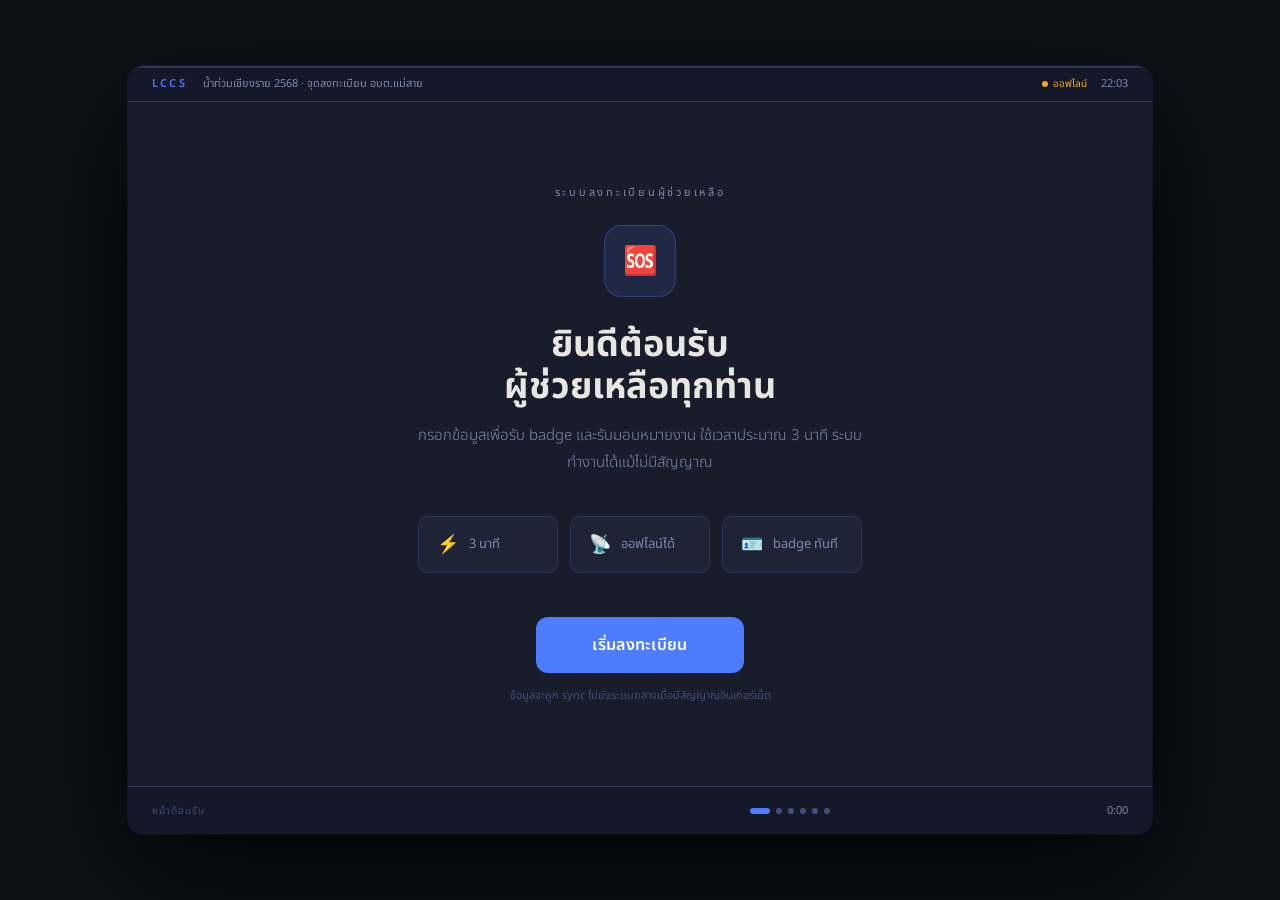
<file: lccs-onboarding.html>
<!DOCTYPE html>
<html lang="th">
<head>
<meta charset="UTF-8">
<meta name="viewport" content="width=device-width, initial-scale=1.0">
<title>LCCS — Volunteer Onboarding</title>
<link href="https://fonts.googleapis.com/css2?family=Noto+Sans+Thai:wght@300;400;500;600;700&family=Noto+Sans:wght@300;400;500;600;700&display=swap" rel="stylesheet">
<style>
:root {
  --base:    #191d2b;
  --surface: #1e2336;
  --card:    #252b42;
  --raised:  #2e3650;
  --border:  #3d4f7c;
  --border2: #2a3558;
  --primary: #4d7cff;
  --primary-dim: rgba(77,124,255,0.12);
  --success: #3dd68c;
  --success-dim: rgba(61,214,140,0.12);
  --warn:    #f5a623;
  --error:   #ff6b6b;
  --text:    #e8e6e0;
  --muted:   #7a8ab0;
  --dim:     #3d4f7c;
  --font:    'Noto Sans Thai','Noto Sans',sans-serif;
}

*, *::before, *::after { box-sizing: border-box; margin: 0; padding: 0; }

body {
  background: #0f1117;
  font-family: var(--font);
  display: flex;
  align-items: center;
  justify-content: center;
  min-height: 100vh;
  padding: 24px;
}

/* ── DEVICE FRAME ── */
.device {
  width: 1024px;
  height: 768px;
  background: var(--base);
  border-radius: 16px;
  overflow: hidden;
  position: relative;
  box-shadow: 0 40px 120px rgba(0,0,0,0.8), 0 0 0 1px rgba(77,124,255,0.15);
  display: flex;
  flex-direction: column;
}

/* ── STATUS BAR ── */
.statusbar {
  height: 36px;
  background: #141828;
  border-bottom: 1px solid var(--border2);
  display: flex;
  align-items: center;
  padding: 0 24px;
  gap: 16px;
  flex-shrink: 0;
}
.sb-brand {
  font-size: 11px;
  font-weight: 600;
  letter-spacing: 0.2em;
  text-transform: uppercase;
  color: var(--primary);
}
.sb-event {
  font-size: 11px;
  color: var(--muted);
}
.sb-right {
  margin-left: auto;
  display: flex;
  align-items: center;
  gap: 14px;
}
.sb-offline {
  display: flex;
  align-items: center;
  gap: 5px;
  font-size: 10px;
  color: var(--warn);
}
.sb-dot {
  width: 6px; height: 6px;
  border-radius: 50%;
  background: var(--warn);
  animation: blink 2s infinite;
}
.sb-dot.online { background: var(--success); animation: none; }
.sb-time {
  font-size: 11px;
  color: var(--muted);
  font-variant-numeric: tabular-nums;
}

/* ── SCREEN CONTAINER ── */
.screens {
  flex: 1;
  position: relative;
  overflow: hidden;
}

.screen {
  position: absolute;
  inset: 0;
  padding: 0;
  display: flex;
  opacity: 0;
  pointer-events: none;
  transition: opacity 0.3s ease, transform 0.3s ease;
  transform: translateX(40px);
}
.screen.active {
  opacity: 1;
  pointer-events: all;
  transform: translateX(0);
}
.screen.exit {
  opacity: 0;
  transform: translateX(-40px);
}

/* ── PROGRESS BAR ── */
.progress-track {
  position: absolute;
  top: 0; left: 0; right: 0;
  height: 2px;
  background: var(--border2);
  z-index: 10;
}
.progress-fill {
  height: 100%;
  background: var(--primary);
  transition: width 0.4s cubic-bezier(0.4,0,0.2,1);
}

/* ══════════════════════════════
   SCREEN 0 — WELCOME
══════════════════════════════ */
.s-welcome {
  flex-direction: column;
  align-items: center;
  justify-content: center;
  background: var(--base);
  text-align: center;
  padding: 48px;
  gap: 0;
}

.welcome-eyebrow {
  font-size: 11px;
  letter-spacing: 0.25em;
  text-transform: uppercase;
  color: var(--muted);
  margin-bottom: 24px;
}
.welcome-logo {
  width: 72px; height: 72px;
  border-radius: 18px;
  background: var(--primary-dim);
  border: 1px solid rgba(77,124,255,0.3);
  display: flex;
  align-items: center;
  justify-content: center;
  margin: 0 auto 28px;
  font-size: 28px;
}
.welcome-title {
  font-size: 36px;
  font-weight: 700;
  color: var(--text);
  line-height: 1.15;
  margin-bottom: 14px;
}
.welcome-sub {
  font-size: 15px;
  color: var(--muted);
  line-height: 1.8;
  max-width: 460px;
  margin: 0 auto 40px;
  font-weight: 300;
}
.welcome-cards {
  display: flex;
  gap: 12px;
  justify-content: center;
  margin-bottom: 44px;
}
.wc {
  background: var(--surface);
  border: 1px solid var(--border2);
  border-radius: 10px;
  padding: 14px 18px;
  display: flex;
  align-items: center;
  gap: 10px;
  font-size: 13px;
  color: var(--muted);
  min-width: 140px;
}
.wc-icon { font-size: 18px; }
.btn-start {
  background: var(--primary);
  color: #fff;
  font-family: var(--font);
  font-size: 16px;
  font-weight: 600;
  padding: 16px 56px;
  border: none;
  border-radius: 12px;
  cursor: pointer;
  transition: background 0.15s, transform 0.1s;
  letter-spacing: 0.02em;
}
.btn-start:hover { background: #3d6ef0; transform: translateY(-1px); }
.btn-start:active { transform: translateY(0); }
.welcome-note {
  font-size: 11px;
  color: var(--dim);
  margin-top: 14px;
}

/* ══════════════════════════════
   SCREEN 1 — NAME
══════════════════════════════ */
.s-form {
  display: grid;
  grid-template-columns: 1fr 1fr;
}

.form-left {
  background: var(--surface);
  border-right: 1px solid var(--border2);
  padding: 48px 40px;
  display: flex;
  flex-direction: column;
  justify-content: center;
}
.step-indicator {
  font-size: 10px;
  letter-spacing: 0.2em;
  text-transform: uppercase;
  color: var(--primary);
  margin-bottom: 8px;
}
.form-question {
  font-size: 28px;
  font-weight: 700;
  color: var(--text);
  line-height: 1.25;
  margin-bottom: 10px;
}
.form-helper {
  font-size: 13px;
  color: var(--muted);
  line-height: 1.7;
  font-weight: 300;
  margin-bottom: 36px;
}
.annotation {
  background: var(--primary-dim);
  border: 1px solid rgba(77,124,255,0.2);
  border-radius: 8px;
  padding: 12px 14px;
  font-size: 11px;
  color: var(--muted);
  line-height: 1.6;
}
.annotation strong { color: var(--primary); font-weight: 500; }

.form-right {
  background: var(--base);
  padding: 48px 40px;
  display: flex;
  flex-direction: column;
  justify-content: center;
}

.input-group { margin-bottom: 20px; }
.input-label {
  font-size: 11px;
  font-weight: 500;
  letter-spacing: 0.12em;
  text-transform: uppercase;
  color: var(--muted);
  margin-bottom: 8px;
  display: block;
}
.input-field {
  width: 100%;
  background: var(--surface);
  border: 1px solid var(--border2);
  border-radius: 10px;
  padding: 16px 18px;
  font-family: var(--font);
  font-size: 16px;
  color: var(--text);
  outline: none;
  transition: border-color 0.15s;
  -webkit-appearance: none;
}
.input-field:focus { border-color: var(--primary); }
.input-field::placeholder { color: var(--dim); }
.input-field.filled { border-color: rgba(77,124,255,0.4); }

.input-row { display: grid; grid-template-columns: 1fr 1fr; gap: 12px; }

.btn-row {
  display: flex;
  gap: 10px;
  margin-top: 28px;
}
.btn-back {
  background: transparent;
  border: 1px solid var(--border);
  color: var(--muted);
  font-family: var(--font);
  font-size: 14px;
  padding: 14px 24px;
  border-radius: 10px;
  cursor: pointer;
  transition: border-color .15s, color .15s;
}
.btn-back:hover { border-color: var(--border); color: var(--text); }
.btn-next {
  flex: 1;
  background: var(--primary);
  border: none;
  color: #fff;
  font-family: var(--font);
  font-size: 15px;
  font-weight: 600;
  padding: 14px 24px;
  border-radius: 10px;
  cursor: pointer;
  transition: background .15s, transform .1s;
  display: flex;
  align-items: center;
  justify-content: center;
  gap: 8px;
}
.btn-next:hover { background: #3d6ef0; transform: translateY(-1px); }

/* ══════════════════════════════
   SCREEN 2 — ID
══════════════════════════════ */
.id-options {
  display: flex;
  flex-direction: column;
  gap: 10px;
  margin-bottom: 20px;
}
.id-option {
  background: var(--surface);
  border: 1px solid var(--border2);
  border-radius: 10px;
  padding: 14px 16px;
  display: flex;
  align-items: center;
  gap: 14px;
  cursor: pointer;
  transition: border-color .15s, background .15s;
  font-size: 14px;
  color: var(--text);
}
.id-option:hover { border-color: var(--border); background: var(--card); }
.id-option.selected { border-color: var(--primary); background: var(--primary-dim); }
.id-option-icon {
  width: 38px; height: 38px;
  border-radius: 8px;
  background: var(--card);
  display: flex;
  align-items: center;
  justify-content: center;
  font-size: 18px;
  flex-shrink: 0;
}
.id-option.selected .id-option-icon { background: rgba(77,124,255,0.15); }
.id-option-body { flex: 1; }
.id-option-title { font-size: 14px; font-weight: 500; color: var(--text); }
.id-option-sub { font-size: 11px; color: var(--muted); margin-top: 2px; }
.id-check {
  width: 20px; height: 20px;
  border-radius: 50%;
  border: 1.5px solid var(--border);
  flex-shrink: 0;
  display: flex;
  align-items: center;
  justify-content: center;
  font-size: 10px;
  color: transparent;
}
.id-option.selected .id-check {
  background: var(--primary);
  border-color: var(--primary);
  color: #fff;
}

/* ══════════════════════════════
   SCREEN 3 — SKILL
══════════════════════════════ */
.skill-grid {
  display: grid;
  grid-template-columns: 1fr 1fr;
  gap: 8px;
  margin-bottom: 16px;
}
.skill-chip {
  background: var(--surface);
  border: 1px solid var(--border2);
  border-radius: 10px;
  padding: 12px 14px;
  cursor: pointer;
  transition: border-color .15s, background .15s;
  display: flex;
  align-items: center;
  gap: 10px;
  font-size: 13px;
  color: var(--muted);
}
.skill-chip:hover { border-color: var(--border); color: var(--text); }
.skill-chip.selected {
  border-color: var(--primary);
  background: var(--primary-dim);
  color: var(--text);
}
.skill-icon { font-size: 18px; width: 24px; text-align: center; }
.skill-name { flex: 1; font-size: 13px; }
.skill-check {
  width: 16px; height: 16px;
  border-radius: 4px;
  border: 1px solid var(--border);
  display: flex;
  align-items: center;
  justify-content: center;
  font-size: 9px;
  color: transparent;
  flex-shrink: 0;
}
.skill-chip.selected .skill-check {
  background: var(--primary);
  border-color: var(--primary);
  color: #fff;
}
.skill-note {
  font-size: 11px;
  color: var(--muted);
  text-align: center;
  font-weight: 300;
}

/* ══════════════════════════════
   SCREEN 4 — REVIEW
══════════════════════════════ */
.s-review {
  display: grid;
  grid-template-columns: 1fr 1fr;
}
.review-left {
  background: var(--surface);
  border-right: 1px solid var(--border2);
  padding: 40px;
  display: flex;
  flex-direction: column;
  justify-content: center;
}
.review-right {
  background: var(--base);
  padding: 40px;
  display: flex;
  flex-direction: column;
  justify-content: center;
}
.review-card {
  background: var(--card);
  border: 1px solid var(--border2);
  border-radius: 12px;
  padding: 20px 22px;
  margin-bottom: 10px;
}
.rc-label {
  font-size: 10px;
  letter-spacing: 0.15em;
  text-transform: uppercase;
  color: var(--muted);
  margin-bottom: 6px;
}
.rc-value {
  font-size: 15px;
  font-weight: 500;
  color: var(--text);
}
.rc-sub {
  font-size: 12px;
  color: var(--muted);
  margin-top: 3px;
}
.skills-preview {
  display: flex;
  flex-wrap: wrap;
  gap: 6px;
  margin-top: 8px;
}
.sp-tag {
  font-size: 11px;
  padding: 3px 10px;
  border-radius: 20px;
  background: var(--primary-dim);
  border: 1px solid rgba(77,124,255,0.2);
  color: var(--primary);
}
.tier-badge {
  background: rgba(245,166,35,0.12);
  border: 1px solid rgba(245,166,35,0.3);
  border-radius: 8px;
  padding: 12px 14px;
  margin-bottom: 12px;
  display: flex;
  align-items: center;
  gap: 10px;
  font-size: 12px;
  color: var(--warn);
}
.tier-icon { font-size: 18px; }

.offline-note {
  background: var(--primary-dim);
  border: 1px solid rgba(77,124,255,0.2);
  border-radius: 8px;
  padding: 11px 14px;
  font-size: 11px;
  color: var(--muted);
  line-height: 1.6;
  margin-top: 10px;
}
.offline-note strong { color: var(--primary); font-weight: 500; }

.btn-confirm {
  width: 100%;
  background: var(--success);
  border: none;
  color: #0d1f14;
  font-family: var(--font);
  font-size: 16px;
  font-weight: 700;
  padding: 16px;
  border-radius: 12px;
  cursor: pointer;
  transition: background .15s, transform .1s;
  margin-top: 16px;
  letter-spacing: 0.02em;
}
.btn-confirm:hover { background: #2fc97a; transform: translateY(-1px); }

/* ══════════════════════════════
   SCREEN 5 — BADGE
══════════════════════════════ */
.s-badge {
  flex-direction: column;
  align-items: center;
  justify-content: center;
  background: var(--base);
  padding: 32px 48px;
  gap: 28px;
  text-align: center;
}

.badge-wrapper {
  position: relative;
}
.badge-card {
  width: 340px;
  background: var(--card);
  border: 1px solid var(--border);
  border-radius: 16px;
  padding: 28px;
  box-shadow: 0 20px 60px rgba(0,0,0,0.5);
}
.badge-header {
  display: flex;
  align-items: center;
  gap: 12px;
  padding-bottom: 16px;
  border-bottom: 1px solid var(--border2);
  margin-bottom: 16px;
}
.badge-logo {
  width: 36px; height: 36px;
  border-radius: 8px;
  background: var(--primary-dim);
  border: 1px solid rgba(77,124,255,0.3);
  display: flex;
  align-items: center;
  justify-content: center;
  font-size: 16px;
}
.badge-org {
  font-size: 11px;
  font-weight: 600;
  letter-spacing: 0.15em;
  text-transform: uppercase;
  color: var(--primary);
}
.badge-event {
  font-size: 11px;
  color: var(--muted);
}
.badge-name {
  font-size: 24px;
  font-weight: 700;
  color: var(--text);
  margin-bottom: 4px;
  text-align: left;
}
.badge-id-num {
  font-size: 12px;
  color: var(--muted);
  text-align: left;
  margin-bottom: 14px;
  font-variant-numeric: tabular-nums;
}
.badge-tier-row {
  display: flex;
  align-items: center;
  gap: 8px;
  margin-bottom: 14px;
}
.badge-tier {
  font-size: 11px;
  font-weight: 600;
  padding: 4px 12px;
  border-radius: 20px;
  background: rgba(245,166,35,0.15);
  border: 1px solid rgba(245,166,35,0.35);
  color: var(--warn);
  letter-spacing: 0.08em;
}
.badge-zone {
  font-size: 11px;
  color: var(--muted);
}
.badge-skills {
  display: flex;
  flex-wrap: wrap;
  gap: 5px;
  margin-bottom: 16px;
}
.bs {
  font-size: 11px;
  padding: 3px 9px;
  border-radius: 20px;
  background: var(--primary-dim);
  border: 1px solid rgba(77,124,255,0.2);
  color: var(--primary);
}
.badge-footer {
  display: flex;
  align-items: center;
  justify-content: space-between;
  padding-top: 14px;
  border-top: 1px solid var(--border2);
}
.badge-qr {
  width: 52px; height: 52px;
  background: var(--raised);
  border-radius: 6px;
  display: flex;
  align-items: center;
  justify-content: center;
  font-size: 22px;
}
.badge-timestamp {
  text-align: right;
  font-size: 10px;
  color: var(--dim);
  line-height: 1.5;
}
.badge-pending {
  display: flex;
  align-items: center;
  gap: 6px;
  font-size: 11px;
  color: var(--warn);
  margin-top: 6px;
}
.pending-dot {
  width: 6px; height: 6px;
  border-radius: 50%;
  background: var(--warn);
  animation: blink 2s infinite;
}

.badge-right {
  text-align: left;
}
.badge-success-title {
  font-size: 24px;
  font-weight: 700;
  color: var(--text);
  margin-bottom: 8px;
}
.badge-success-sub {
  font-size: 14px;
  color: var(--muted);
  line-height: 1.8;
  font-weight: 300;
  max-width: 300px;
  margin-bottom: 20px;
}
.badge-actions {
  display: flex;
  flex-direction: column;
  gap: 8px;
}
.btn-mission {
  background: var(--primary);
  border: none;
  color: #fff;
  font-family: var(--font);
  font-size: 14px;
  font-weight: 600;
  padding: 13px 20px;
  border-radius: 10px;
  cursor: pointer;
  text-align: center;
}
.btn-another {
  background: transparent;
  border: 1px solid var(--border);
  color: var(--muted);
  font-family: var(--font);
  font-size: 14px;
  padding: 13px 20px;
  border-radius: 10px;
  cursor: pointer;
}
.sync-indicator {
  display: flex;
  align-items: center;
  gap: 8px;
  font-size: 11px;
  color: var(--muted);
  margin-top: 12px;
}
.sync-icon { font-size: 13px; }

/* ── BOTTOM NAV ── */
.bottom-nav {
  height: 48px;
  background: #141828;
  border-top: 1px solid var(--border2);
  display: flex;
  align-items: center;
  padding: 0 24px;
  gap: 8px;
  flex-shrink: 0;
}
.step-dots {
  display: flex;
  gap: 6px;
  margin: 0 auto;
}
.step-dot {
  width: 6px; height: 6px;
  border-radius: 50%;
  background: var(--border);
  transition: background .3s, width .3s;
}
.step-dot.active {
  background: var(--primary);
  width: 20px;
  border-radius: 3px;
}
.step-dot.done { background: var(--success); }

.screen-label {
  font-size: 10px;
  color: var(--dim);
  letter-spacing: 0.1em;
  text-transform: uppercase;
  margin-right: auto;
}
.time-left {
  font-size: 11px;
  color: var(--muted);
  font-variant-numeric: tabular-nums;
}

@keyframes blink {
  0%,100% { opacity:1; }
  50% { opacity:0.3; }
}
@keyframes slideUp {
  from { opacity:0; transform:translateY(20px); }
  to { opacity:1; transform:translateY(0); }
}
.badge-card {
  animation: slideUp 0.5s ease both;
}
</style>
</head>
<body>

<div class="device">

  <!-- STATUS BAR -->
  <div class="statusbar">
    <div class="sb-brand">LCCS</div>
    <div class="sb-event">น้ำท่วมเชียงราย 2568 · จุดลงทะเบียน อบต.แม่สาย</div>
    <div class="sb-right">
      <div class="sb-offline" id="conn-status">
        <div class="sb-dot" id="conn-dot"></div>
        <span id="conn-label">ออฟไลน์</span>
      </div>
      <div class="sb-time" id="clock">08:47</div>
    </div>
  </div>

  <!-- PROGRESS -->
  <div class="progress-track">
    <div class="progress-fill" id="progress" style="width:0%"></div>
  </div>

  <!-- SCREENS -->
  <div class="screens">

    <!-- S0: WELCOME -->
    <div class="screen s-welcome active" id="s0">
      <div class="welcome-eyebrow">ระบบลงทะเบียนผู้ช่วยเหลือ</div>
      <div class="welcome-logo">🆘</div>
      <div class="welcome-title">ยินดีต้อนรับ<br>ผู้ช่วยเหลือทุกท่าน</div>
      <div class="welcome-sub">กรอกข้อมูลเพื่อรับ badge และรับมอบหมายงาน ใช้เวลาประมาณ 3 นาที ระบบทำงานได้แม้ไม่มีสัญญาณ</div>
      <div class="welcome-cards">
        <div class="wc"><div class="wc-icon">⚡</div>3 นาที</div>
        <div class="wc"><div class="wc-icon">📡</div>ออฟไลน์ได้</div>
        <div class="wc"><div class="wc-icon">🪪</div>badge ทันที</div>
      </div>
      <button class="btn-start" onclick="goTo(1)">เริ่มลงทะเบียน</button>
      <div class="welcome-note">ข้อมูลจะถูก sync ไปยังระบบกลางเมื่อมีสัญญาณอินเทอร์เน็ต</div>
    </div>

    <!-- S1: NAME -->
    <div class="screen s-form" id="s1">
      <div class="form-left">
        <div class="step-indicator">ขั้นตอน 1 จาก 4</div>
        <div class="form-question">ชื่อของคุณ<br>คือ?</div>
        <div class="form-helper">ระบุชื่อ-นามสกุลตามบัตรประชาชน เพื่อสร้าง badge และบันทึกการทำงานของคุณ</div>
        <div class="annotation">
          <strong>หมายเหตุ Designer:</strong> ถามชื่อก่อนเพื่อให้ระบบเรียกผู้ใช้ด้วยชื่อในหน้าถัดไป ลด anxiety ในสถานการณ์ฉุกเฉิน
        </div>
      </div>
      <div class="form-right">
        <div class="input-group">
          <label class="input-label">ชื่อ</label>
          <input class="input-field filled" type="text" value="สมชาย" placeholder="ชื่อ" id="fname">
        </div>
        <div class="input-group">
          <label class="input-label">นามสกุล</label>
          <input class="input-field filled" type="text" value="ใจดี" placeholder="นามสกุล" id="lname">
        </div>
        <div class="input-group">
          <label class="input-label">เบอร์โทรศัพท์</label>
          <input class="input-field" type="tel" placeholder="0812345678" id="phone">
        </div>
        <div class="btn-row">
          <button class="btn-back" onclick="goTo(0)">← ย้อนกลับ</button>
          <button class="btn-next" onclick="goTo(2)">ถัดไป →</button>
        </div>
      </div>
    </div>

    <!-- S2: ID VERIFY -->
    <div class="screen s-form" id="s2">
      <div class="form-left">
        <div class="step-indicator">ขั้นตอน 2 จาก 4</div>
        <div class="form-question">ยืนยัน<br>ตัวตน</div>
        <div class="form-helper">เลือกวิธียืนยันตัวตนที่สะดวก ระบบจะ cross-check กับฐานข้อมูลท้องถิ่นโดยอัตโนมัติ</div>
        <div class="annotation">
          <strong>หมายเหตุ Designer:</strong> ไม่บล็อกการทำงานระหว่างรอ verify — tier 2 ได้รับ badge ทันที แต่ zone access จำกัดจนกว่า coordinator จะ approve<br><br>
          <strong>Production:</strong> cross-check กับ DOPA API เมื่อมี internet
        </div>
      </div>
      <div class="form-right">
        <div class="id-options">
          <div class="id-option selected" onclick="selectId(this)">
            <div class="id-option-icon">🪪</div>
            <div class="id-option-body">
              <div class="id-option-title">เลขบัตรประชาชน 13 หลัก</div>
              <div class="id-option-sub">กรอกด้วยตนเอง · ทำงาน offline ได้</div>
            </div>
            <div class="id-check">✓</div>
          </div>
          <div class="id-option" onclick="selectId(this)">
            <div class="id-option-icon">📷</div>
            <div class="id-option-body">
              <div class="id-option-title">สแกน Barcode หลังบัตร</div>
              <div class="id-option-sub">เร็วกว่า · ไม่ต้องพิมพ์ · ต้องการกล้อง</div>
            </div>
            <div class="id-check"></div>
          </div>
          <div class="id-option" onclick="selectId(this)">
            <div class="id-option-icon">🏢</div>
            <div class="id-option-body">
              <div class="id-option-title">รหัสหน่วยงาน (เจ้าหน้าที่รัฐ / NGO)</div>
              <div class="id-option-sub">มีรหัสล่วงหน้าจาก ปภ. หรือ อบต.</div>
            </div>
            <div class="id-check"></div>
          </div>
        </div>
        <div class="input-group">
          <label class="input-label">เลขบัตรประชาชน</label>
          <input class="input-field filled" type="text" value="1-2345-67890-12-3" placeholder="X-XXXX-XXXXX-XX-X">
        </div>
        <div class="btn-row">
          <button class="btn-back" onclick="goTo(1)">← ย้อนกลับ</button>
          <button class="btn-next" onclick="goTo(3)">ถัดไป →</button>
        </div>
      </div>
    </div>

    <!-- S3: SKILL -->
    <div class="screen s-form" id="s3">
      <div class="form-left">
        <div class="step-indicator">ขั้นตอน 3 จาก 4</div>
        <div class="form-question">คุณช่วย<br>อะไรได้บ้าง?</div>
        <div class="form-helper">เลือกทักษะที่มี ระบบจะ match งานที่เหมาะสมให้คุณโดยอัตโนมัติ เลือกได้มากกว่า 1 อย่าง</div>
        <div class="annotation">
          <strong>หมายเหตุ Designer:</strong> skill self-declare ไม่ต้องการ verification ในชั่วโมงแรก — coordinator ตรวจสอบและ upgrade tier ย้อนหลังได้
        </div>
      </div>
      <div class="form-right">
        <div class="skill-grid">
          <div class="skill-chip selected" onclick="toggleSkill(this)">
            <div class="skill-icon">🚑</div>
            <div class="skill-name">ปฐมพยาบาล</div>
            <div class="skill-check">✓</div>
          </div>
          <div class="skill-chip" onclick="toggleSkill(this)">
            <div class="skill-icon">🚛</div>
            <div class="skill-name">ขับรถหนัก</div>
            <div class="skill-check"></div>
          </div>
          <div class="skill-chip selected" onclick="toggleSkill(this)">
            <div class="skill-icon">🍳</div>
            <div class="skill-name">ประกอบอาหาร</div>
            <div class="skill-check">✓</div>
          </div>
          <div class="skill-chip" onclick="toggleSkill(this)">
            <div class="skill-icon">🌐</div>
            <div class="skill-name">แปลภาษา</div>
            <div class="skill-check"></div>
          </div>
          <div class="skill-chip" onclick="toggleSkill(this)">
            <div class="skill-icon">⚡</div>
            <div class="skill-name">ช่างไฟฟ้า</div>
            <div class="skill-check"></div>
          </div>
          <div class="skill-chip" onclick="toggleSkill(this)">
            <div class="skill-icon">📻</div>
            <div class="skill-name">วิทยุสื่อสาร</div>
            <div class="skill-check"></div>
          </div>
          <div class="skill-chip" onclick="toggleSkill(this)">
            <div class="skill-icon">💻</div>
            <div class="skill-name">IT / คอมพิวเตอร์</div>
            <div class="skill-check"></div>
          </div>
          <div class="skill-chip" onclick="toggleSkill(this)">
            <div class="skill-icon">🏊</div>
            <div class="skill-name">ว่ายน้ำ / เรือ</div>
            <div class="skill-check"></div>
          </div>
        </div>
        <div class="skill-note">เลือกแล้ว 2 ทักษะ · เพิ่มทีหลังได้จาก coordinator</div>
        <div class="btn-row">
          <button class="btn-back" onclick="goTo(2)">← ย้อนกลับ</button>
          <button class="btn-next" onclick="goTo(4)">ตรวจสอบข้อมูล →</button>
        </div>
      </div>
    </div>

    <!-- S4: REVIEW -->
    <div class="screen s-review" id="s4">
      <div class="review-left">
        <div class="step-indicator">ขั้นตอน 4 จาก 4</div>
        <div class="form-question" style="margin-bottom:10px">ตรวจสอบ<br>ข้อมูล</div>
        <div class="form-helper" style="margin-bottom:20px">กรุณาตรวจสอบข้อมูลก่อนยืนยัน หลังกด "ยืนยัน" ระบบจะสร้าง badge ให้ทันที</div>
        <div class="tier-badge">
          <div class="tier-icon">⏳</div>
          <div><strong>Tier 2 — รอยืนยัน</strong><br>เข้าพื้นที่ทั่วไปได้ รอ coordinator อนุมัติ</div>
        </div>
        <div class="offline-note">
          <strong>Offline mode:</strong> ข้อมูลบันทึกในเครื่องนี้ก่อน จะ sync อัตโนมัติเมื่อมีสัญญาณ
        </div>
      </div>
      <div class="review-right">
        <div class="review-card">
          <div class="rc-label">ชื่อ-นามสกุล</div>
          <div class="rc-value">สมชาย ใจดี</div>
          <div class="rc-sub">เบอร์: 081-234-5678</div>
        </div>
        <div class="review-card">
          <div class="rc-label">หมายเลขบัตรประชาชน</div>
          <div class="rc-value">1-2345-67890-12-3</div>
          <div class="rc-sub">วิธียืนยัน: กรอกด้วยตนเอง</div>
        </div>
        <div class="review-card">
          <div class="rc-label">ทักษะที่เลือก</div>
          <div class="skills-preview">
            <span class="sp-tag">🚑 ปฐมพยาบาล</span>
            <span class="sp-tag">🍳 ประกอบอาหาร</span>
          </div>
        </div>
        <button class="btn-confirm" onclick="goTo(5)">✓ ยืนยันและรับ Badge</button>
        <div class="btn-row" style="margin-top:10px">
          <button class="btn-back" style="width:100%;text-align:center" onclick="goTo(3)">← แก้ไขข้อมูล</button>
        </div>
      </div>
    </div>

    <!-- S5: BADGE -->
    <div class="screen s-badge" id="s5" style="flex-direction:row;gap:40px;align-items:center;justify-content:center">
      <div>
        <div class="badge-card">
          <div class="badge-header">
            <div class="badge-logo">🆘</div>
            <div>
              <div class="badge-org">LCCS · ปภ.</div>
              <div class="badge-event">น้ำท่วมเชียงราย 2568</div>
            </div>
          </div>
          <div class="badge-name">สมชาย ใจดี</div>
          <div class="badge-id-num">ID: LCCS-2568-08471</div>
          <div class="badge-tier-row">
            <span class="badge-tier">TIER 2 — รอยืนยัน</span>
            <span class="badge-zone">zone: ทั่วไป</span>
          </div>
          <div class="badge-skills">
            <span class="bs">🚑 ปฐมพยาบาล</span>
            <span class="bs">🍳 ประกอบอาหาร</span>
          </div>
          <div class="badge-footer">
            <div class="badge-qr">▦</div>
            <div class="badge-timestamp">
              <div>ลงทะเบียน 08:49</div>
              <div class="badge-pending"><div class="pending-dot"></div>รอ sync...</div>
            </div>
          </div>
        </div>
      </div>
      <div class="badge-right">
        <div style="font-size:40px;margin-bottom:12px">✅</div>
        <div class="badge-success-title">ลงทะเบียน<br>เสร็จแล้ว</div>
        <div class="badge-success-sub">แสดง badge นี้ที่จุดรับงาน coordinator จะ assign งานให้คุณ</div>
        <div class="badge-actions">
          <button class="btn-mission" onclick="goTo(0)">รับมอบหมายงาน →</button>
          <button class="btn-another" onclick="goTo(0)">ลงทะเบียนคนถัดไป</button>
        </div>
        <div class="sync-indicator">
          <div class="sync-icon">🔄</div>
          <span>บันทึกในเครื่อง · sync เมื่อมีสัญญาณ</span>
        </div>
      </div>
    </div>

  </div>

  <!-- BOTTOM NAV -->
  <div class="bottom-nav">
    <div class="screen-label" id="screen-label">หน้าต้อนรับ</div>
    <div class="step-dots">
      <div class="step-dot active" id="dot0"></div>
      <div class="step-dot" id="dot1"></div>
      <div class="step-dot" id="dot2"></div>
      <div class="step-dot" id="dot3"></div>
      <div class="step-dot" id="dot4"></div>
      <div class="step-dot" id="dot5"></div>
    </div>
    <div class="time-left" id="timer">0:00</div>
  </div>

</div>

<script>
let current = 0;
let startTime = null;
let timerInterval = null;

const labels = ['หน้าต้อนรับ','ชื่อ-นามสกุล','ยืนยันตัวตน','ทักษะ','ตรวจสอบ','Badge'];
const progress = [0, 20, 40, 60, 80, 100];

function goTo(n) {
  if (n === 1 && startTime === null) {
    startTime = Date.now();
    timerInterval = setInterval(updateTimer, 1000);
  }
  if (n === 5) {
    clearInterval(timerInterval);
  }

  const prev = document.getElementById('s' + current);
  const next = document.getElementById('s' + n);

  prev.classList.remove('active');
  prev.classList.add('exit');
  setTimeout(() => prev.classList.remove('exit'), 300);

  next.classList.add('active');

  current = n;
  document.getElementById('progress').style.width = progress[n] + '%';
  document.getElementById('screen-label').textContent = labels[n];

  // dots
  for (let i = 0; i < 6; i++) {
    const d = document.getElementById('dot' + i);
    d.className = 'step-dot';
    if (i < n) d.classList.add('done');
    else if (i === n) d.classList.add('active');
  }
}

function selectId(el) {
  document.querySelectorAll('.id-option').forEach(o => {
    o.classList.remove('selected');
    o.querySelector('.id-check').textContent = '';
  });
  el.classList.add('selected');
  el.querySelector('.id-check').textContent = '✓';
}

function toggleSkill(el) {
  el.classList.toggle('selected');
  const chk = el.querySelector('.skill-check');
  chk.textContent = el.classList.contains('selected') ? '✓' : '';
  const count = document.querySelectorAll('.skill-chip.selected').length;
  document.querySelector('.skill-note').textContent =
    `เลือกแล้ว ${count} ทักษะ · เพิ่มทีหลังได้จาก coordinator`;
}

function updateTimer() {
  const elapsed = Math.floor((Date.now() - startTime) / 1000);
  const m = Math.floor(elapsed / 60);
  const s = elapsed % 60;
  document.getElementById('timer').textContent = `${m}:${s.toString().padStart(2,'0')}`;
}

// Clock
function updateClock() {
  const now = new Date();
  const h = now.getHours().toString().padStart(2,'0');
  const m = now.getMinutes().toString().padStart(2,'0');
  document.getElementById('clock').textContent = `${h}:${m}`;
}
updateClock();
setInterval(updateClock, 10000);

// Simulate offline→online after 8s
setTimeout(() => {
  document.getElementById('conn-dot').className = 'sb-dot online';
  document.getElementById('conn-label').textContent = 'ออนไลน์';
  document.getElementById('conn-label').style.color = 'var(--success)';
  document.querySelector('.sb-offline').style.color = 'var(--success)';
}, 8000);
</script>
</body>
</html>
</file>
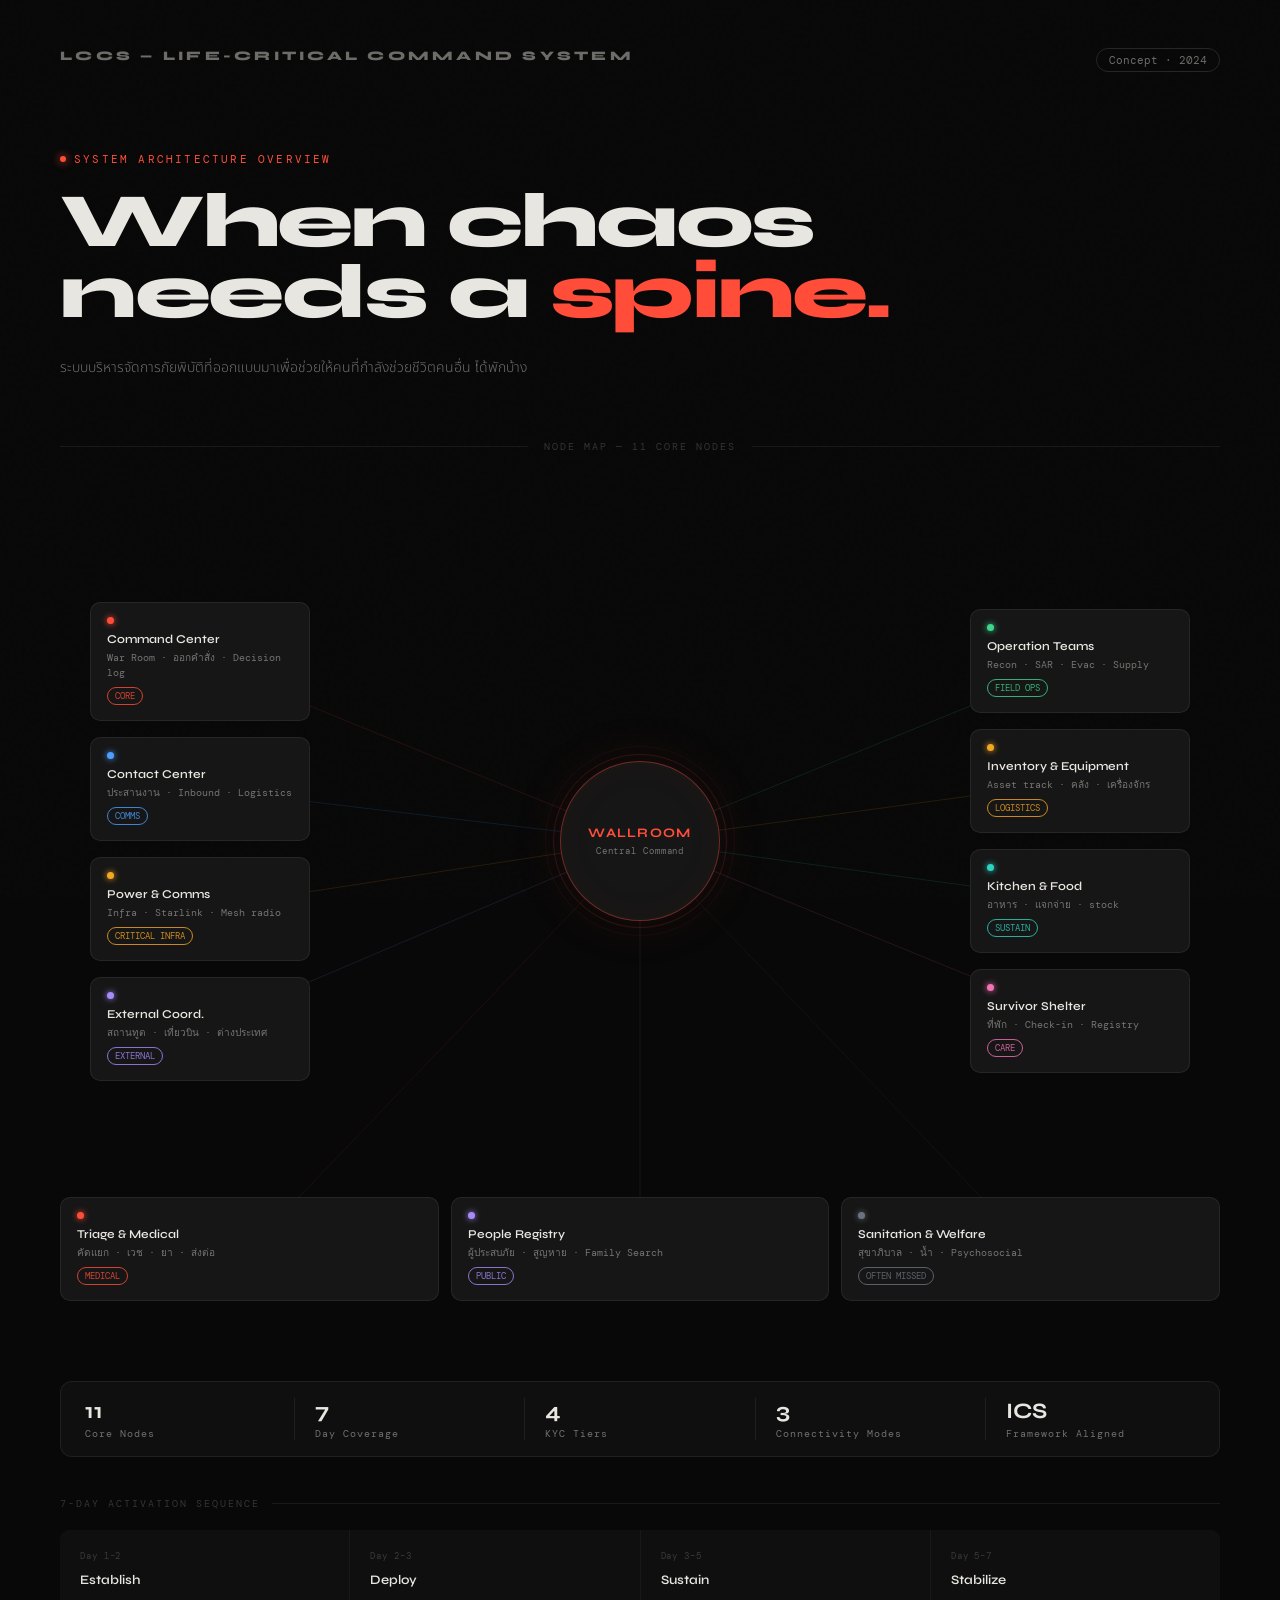
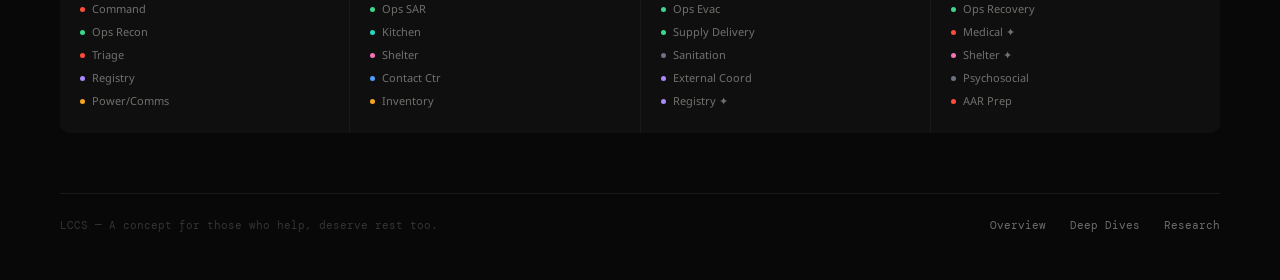
<file: lccs-overview.html>
<!DOCTYPE html>
<html lang="th">
<head>
<meta charset="UTF-8">
<meta name="viewport" content="width=device-width, initial-scale=1.0">
<title>LCCS — Life-Critical Command System</title>
<link href="https://fonts.googleapis.com/css2?family=DM+Mono:wght@300;400;500&family=Syne:wght@400;500;600;700;800&family=Noto+Sans+Thai:wght@300;400;500;600&display=swap" rel="stylesheet">
<style>
:root {
  --bg: #080808;
  --bg2: #0f0f0f;
  --bg3: #161616;
  --border: rgba(255,255,255,0.07);
  --border2: rgba(255,255,255,0.12);
  --text: #e8e6e0;
  --muted: rgba(232,230,224,0.45);
  --dim: rgba(232,230,224,0.2);

  --red: #ff4d3a;
  --amber: #f5a623;
  --green: #3dd68c;
  --blue: #4d9fff;
  --purple: #a78bfa;
  --pink: #f472b6;
  --teal: #2dd4bf;
  --gray: #6b7280;
}

* { margin: 0; padding: 0; box-sizing: border-box; }

body {
  background: var(--bg);
  color: var(--text);
  font-family: 'Noto Sans Thai', 'DM Mono', monospace;
  min-height: 100vh;
  overflow-x: hidden;
}

/* noise overlay */
body::before {
  content: '';
  position: fixed;
  inset: 0;
  background-image: url("data:image/svg+xml,%3Csvg viewBox='0 0 256 256' xmlns='http://www.w3.org/2000/svg'%3E%3Cfilter id='n'%3E%3CfeTurbulence type='fractalNoise' baseFrequency='0.9' numOctaves='4' stitchTiles='stitch'/%3E%3C/filter%3E%3Crect width='100%25' height='100%25' filter='url(%23n)' opacity='0.03'/%3E%3C/svg%3E");
  pointer-events: none;
  z-index: 0;
  opacity: 0.4;
}

.page { position: relative; z-index: 1; }

/* ── HEADER ── */
header {
  padding: 48px 60px 0;
  display: flex;
  align-items: flex-start;
  justify-content: space-between;
  animation: fadeUp 0.8s ease both;
}

.logo {
  font-family: 'Syne', sans-serif;
  font-weight: 800;
  font-size: 13px;
  letter-spacing: 0.25em;
  text-transform: uppercase;
  color: var(--muted);
}

.badge {
  font-family: 'DM Mono', monospace;
  font-size: 11px;
  color: var(--muted);
  border: 1px solid var(--border2);
  padding: 4px 12px;
  border-radius: 20px;
}

/* ── HERO ── */
.hero {
  padding: 80px 60px 0;
  animation: fadeUp 0.8s 0.1s ease both;
}

.hero-label {
  font-family: 'DM Mono', monospace;
  font-size: 11px;
  color: var(--red);
  letter-spacing: 0.2em;
  text-transform: uppercase;
  margin-bottom: 20px;
  display: flex;
  align-items: center;
  gap: 8px;
}
.hero-label::before {
  content: '';
  width: 6px; height: 6px;
  border-radius: 50%;
  background: var(--red);
  box-shadow: 0 0 8px var(--red);
  animation: pulse 2s infinite;
}

.hero-title {
  font-family: 'Syne', sans-serif;
  font-size: clamp(42px, 6vw, 88px);
  font-weight: 800;
  line-height: 0.92;
  letter-spacing: -0.03em;
  margin-bottom: 28px;
}

.hero-title .accent { color: var(--red); }

.hero-sub {
  font-size: 14px;
  color: var(--muted);
  max-width: 480px;
  line-height: 1.8;
  font-weight: 300;
}

/* ── DIVIDER ── */
.section-divider {
  margin: 60px 60px 0;
  display: flex;
  align-items: center;
  gap: 16px;
  animation: fadeUp 0.8s 0.2s ease both;
}
.section-divider .line { flex: 1; height: 1px; background: var(--border); }
.section-divider .label {
  font-family: 'DM Mono', monospace;
  font-size: 10px;
  color: var(--dim);
  letter-spacing: 0.2em;
  text-transform: uppercase;
}

/* ── SYSTEM MAP ── */
.system-map {
  padding: 48px 60px;
  animation: fadeUp 0.8s 0.3s ease both;
}

.map-canvas {
  position: relative;
  width: 100%;
  overflow: visible;
}

/* SVG connections */
.connections {
  position: absolute;
  top: 0; left: 0;
  width: 100%; height: 100%;
  pointer-events: none;
  overflow: visible;
}

/* Node layout */
.nodes-grid {
  display: grid;
  grid-template-columns: 1fr 2fr 1fr;
  gap: 0;
  position: relative;
  min-height: 680px;
}

.col { display: flex; flex-direction: column; justify-content: center; gap: 16px; }
.col-left { padding-right: 40px; align-items: flex-end; }
.col-center { align-items: center; justify-content: center; position: relative; }
.col-right { padding-left: 40px; align-items: flex-start; }

/* CENTER NODE */
.center-node {
  width: 160px;
  height: 160px;
  border-radius: 50%;
  background: var(--bg3);
  border: 1px solid rgba(255,77,58,0.4);
  display: flex;
  flex-direction: column;
  align-items: center;
  justify-content: center;
  position: relative;
  cursor: default;
  box-shadow: 0 0 60px rgba(255,77,58,0.08), inset 0 0 40px rgba(255,77,58,0.03);
  transition: box-shadow 0.3s;
  z-index: 10;
}
.center-node::before {
  content: '';
  position: absolute;
  inset: -8px;
  border-radius: 50%;
  border: 1px solid rgba(255,77,58,0.15);
}
.center-node::after {
  content: '';
  position: absolute;
  inset: -16px;
  border-radius: 50%;
  border: 1px solid rgba(255,77,58,0.06);
}
.center-node:hover { box-shadow: 0 0 80px rgba(255,77,58,0.15), inset 0 0 40px rgba(255,77,58,0.05); }

.center-node .cn-label {
  font-family: 'Syne', sans-serif;
  font-weight: 700;
  font-size: 13px;
  letter-spacing: 0.1em;
  text-transform: uppercase;
  color: var(--red);
  text-align: center;
}
.center-node .cn-sub {
  font-family: 'DM Mono', monospace;
  font-size: 9px;
  color: var(--muted);
  text-align: center;
  margin-top: 4px;
  letter-spacing: 0.1em;
}

/* PERIPHERAL NODES */
.node {
  background: var(--bg3);
  border: 1px solid var(--border);
  border-radius: 10px;
  padding: 14px 16px;
  cursor: pointer;
  transition: border-color 0.2s, background 0.2s, transform 0.2s;
  position: relative;
  width: 100%;
  max-width: 220px;
}
.node:hover {
  border-color: var(--border2);
  background: #1a1a1a;
  transform: translateY(-2px);
}
.node.active { border-color: var(--node-color, var(--border2)); }

.node-dot {
  width: 7px; height: 7px;
  border-radius: 50%;
  background: var(--node-color, var(--dim));
  margin-bottom: 8px;
  box-shadow: 0 0 6px var(--node-color, transparent);
}
.node-title {
  font-family: 'Syne', sans-serif;
  font-weight: 600;
  font-size: 12px;
  color: var(--text);
  margin-bottom: 4px;
}
.node-sub {
  font-size: 10px;
  color: var(--muted);
  line-height: 1.5;
  font-family: 'DM Mono', monospace;
}
.node-tag {
  display: inline-block;
  font-size: 9px;
  padding: 2px 7px;
  border-radius: 10px;
  margin-top: 7px;
  font-family: 'DM Mono', monospace;
  border: 1px solid var(--node-color, var(--border));
  color: var(--node-color, var(--muted));
  opacity: 0.8;
}

/* STATUS BADGE */
.status-bar {
  display: flex;
  gap: 20px;
  margin: 32px 60px 0;
  padding: 16px 24px;
  background: var(--bg2);
  border: 1px solid var(--border);
  border-radius: 12px;
  animation: fadeUp 0.8s 0.5s ease both;
}
.stat {
  display: flex;
  flex-direction: column;
  gap: 3px;
  flex: 1;
  border-right: 1px solid var(--border);
  padding-right: 20px;
}
.stat:last-child { border-right: none; padding-right: 0; }
.stat-val {
  font-family: 'Syne', sans-serif;
  font-weight: 700;
  font-size: 22px;
  color: var(--text);
}
.stat-label {
  font-family: 'DM Mono', monospace;
  font-size: 10px;
  color: var(--muted);
  letter-spacing: 0.1em;
}

/* DETAIL PANEL */
.detail-panel {
  margin: 24px 60px;
  padding: 20px 24px;
  background: var(--bg2);
  border: 1px solid var(--border);
  border-radius: 12px;
  display: none;
  animation: fadeUp 0.3s ease both;
}
.detail-panel.show { display: block; }
.detail-title {
  font-family: 'Syne', sans-serif;
  font-weight: 700;
  font-size: 16px;
  margin-bottom: 8px;
}
.detail-desc {
  font-size: 13px;
  color: var(--muted);
  line-height: 1.8;
  margin-bottom: 12px;
}
.detail-chips { display: flex; flex-wrap: wrap; gap: 6px; }
.chip {
  font-family: 'DM Mono', monospace;
  font-size: 10px;
  padding: 3px 10px;
  border-radius: 20px;
  border: 1px solid var(--border2);
  color: var(--muted);
}

/* TIMELINE */
.timeline-section {
  margin: 40px 60px 0;
  animation: fadeUp 0.8s 0.6s ease both;
}
.timeline-title {
  font-family: 'DM Mono', monospace;
  font-size: 10px;
  color: var(--dim);
  letter-spacing: 0.2em;
  text-transform: uppercase;
  margin-bottom: 20px;
  display: flex; align-items: center; gap: 12px;
}
.timeline-title::after { content: ''; flex: 1; height: 1px; background: var(--border); }

.timeline {
  display: grid;
  grid-template-columns: repeat(4, 1fr);
  gap: 1px;
  background: var(--border);
  border-radius: 10px;
  overflow: hidden;
}
.tl-phase {
  background: var(--bg2);
  padding: 20px;
  position: relative;
}
.tl-phase::before {
  content: attr(data-day);
  font-family: 'DM Mono', monospace;
  font-size: 9px;
  color: var(--dim);
  display: block;
  margin-bottom: 10px;
  letter-spacing: 0.1em;
}
.tl-phase-name {
  font-family: 'Syne', sans-serif;
  font-size: 13px;
  font-weight: 600;
  margin-bottom: 10px;
  color: var(--text);
}
.tl-node {
  display: flex;
  align-items: center;
  gap: 7px;
  padding: 3px 0;
  font-size: 11px;
  color: var(--muted);
}
.tl-dot { width: 5px; height: 5px; border-radius: 50%; flex-shrink: 0; }

/* FOOTER */
footer {
  margin: 60px 60px 48px;
  padding-top: 24px;
  border-top: 1px solid var(--border);
  display: flex;
  align-items: center;
  justify-content: space-between;
  animation: fadeUp 0.8s 0.7s ease both;
}
.footer-text {
  font-family: 'DM Mono', monospace;
  font-size: 11px;
  color: var(--dim);
}
.footer-links { display: flex; gap: 24px; }
.footer-link {
  font-family: 'DM Mono', monospace;
  font-size: 11px;
  color: var(--muted);
  text-decoration: none;
  transition: color 0.2s;
}
.footer-link:hover { color: var(--text); }

@keyframes fadeUp {
  from { opacity: 0; transform: translateY(16px); }
  to { opacity: 1; transform: translateY(0); }
}
@keyframes pulse {
  0%, 100% { opacity: 1; }
  50% { opacity: 0.4; }
}
@keyframes spin {
  from { transform: rotate(0deg); }
  to { transform: rotate(360deg); }
}
</style>
</head>
<body>
<div class="page">

<header>
  <div class="logo">LCCS — Life-Critical Command System</div>
  <div class="badge">Concept · 2024</div>
</header>

<section class="hero">
  <div class="hero-label">System Architecture Overview</div>
  <h1 class="hero-title">
    When chaos<br>needs a <span class="accent">spine.</span>
  </h1>
  <p class="hero-sub">
    ระบบบริหารจัดการภัยพิบัติที่ออกแบบมาเพื่อช่วยให้คนที่กำลังช่วยชีวิตคนอื่น ได้พักบ้าง
  </p>
</section>

<div class="section-divider">
  <div class="line"></div>
  <div class="label">Node Map — 11 Core Nodes</div>
  <div class="line"></div>
</div>

<section class="system-map">
  <div class="map-canvas">
    <svg class="connections" id="svg-conn" xmlns="http://www.w3.org/2000/svg"></svg>

    <div class="nodes-grid" id="nodes-grid">

      <!-- LEFT COLUMN -->
      <div class="col col-left">
        <div class="node" data-id="cmd" style="--node-color:#ff4d3a" id="n-cmd"
          onclick="selectNode('cmd','Command Center','ศูนย์บัญชาการหลัก รับข้อมูลจากทุก node ออกคำสั่ง และ ตัดสินใจ War Room อยู่ที่นี่','War Room,Decision Log,Shift Mgmt,Real-time Feed')">
          <div class="node-dot"></div>
          <div class="node-title">Command Center</div>
          <div class="node-sub">War Room · ออกคำสั่ง · Decision log</div>
          <span class="node-tag">CORE</span>
        </div>

        <div class="node" data-id="contact" style="--node-color:#4d9fff" id="n-contact"
          onclick="selectNode('contact','Contact Center','หัวใจการประสานงาน รับแจ้ง inbound ประสานภายนอก logistics ขาเข้า hotline สาธารณะ','Inbound,Logistics Coord,Hotline,Ambassador Liaison')">
          <div class="node-dot"></div>
          <div class="node-title">Contact Center</div>
          <div class="node-sub">ประสานงาน · Inbound · Logistics</div>
          <span class="node-tag">COMMS</span>
        </div>

        <div class="node" data-id="power" style="--node-color:#f5a623" id="n-power"
          onclick="selectNode('power','Power & Comms Infra','เครื่องปั่นไฟ fuel สายไฟ วิทยุ Starlink ถ้า node นี้ล้ม ทุก node หยุดพร้อมกัน Single Point of Failure','Generator,Fuel,Starlink,VHF Radio,LoRa Mesh')">
          <div class="node-dot"></div>
          <div class="node-title">Power & Comms</div>
          <div class="node-sub">Infra · Starlink · Mesh radio</div>
          <span class="node-tag">CRITICAL INFRA</span>
        </div>

        <div class="node" data-id="ext" style="--node-color:#a78bfa" id="n-ext"
          onclick="selectNode('ext','External Coordination','ประสานสถานทูต เที่ยวบินขนสินค้า ผู้เชี่ยวชาญต่างชาติ อุปกรณ์พิเศษจากต่างประเทศ','Embassy,Charter Flight,USAR Teams,International Aid')">
          <div class="node-dot"></div>
          <div class="node-title">External Coord.</div>
          <div class="node-sub">สถานทูต · เที่ยวบิน · ต่างประเทศ</div>
          <span class="node-tag">EXTERNAL</span>
        </div>
      </div>

      <!-- CENTER -->
      <div class="col col-center">
        <div class="center-node" id="center-node">
          <div class="cn-label">WALLROOM</div>
          <div class="cn-sub">Central Command</div>
        </div>
      </div>

      <!-- RIGHT COLUMN -->
      <div class="col col-right">
        <div class="node" data-id="ops" style="--node-color:#3dd68c" id="n-ops"
          onclick="selectNode('ops','Operation Teams','ทีม Recon SAR Evac Supply แยกย่อยตาม mission รายงานกลับ Command ผ่าน LCCS Op App','Recon Wave 1,SAR Grid,Evac,Supply Delivery,Zone Inspect')">
          <div class="node-dot"></div>
          <div class="node-title">Operation Teams</div>
          <div class="node-sub">Recon · SAR · Evac · Supply</div>
          <span class="node-tag">FIELD OPS</span>
        </div>

        <div class="node" data-id="inv" style="--node-color:#f5a623" id="n-inv"
          onclick="selectNode('inv','Inventory & Equipment','คลังสินค้า เครื่องจักรกลาง อุปกรณ์ทีม track asset เข้า-ออก แยกประเภท ยืม-คืน ใช้แล้วทิ้ง','Asset Tracking,คลังแห้ง,คลังเย็น,เครื่องจักร,TV/Projector')">
          <div class="node-dot"></div>
          <div class="node-title">Inventory & Equipment</div>
          <div class="node-sub">Asset track · คลัง · เครื่องจักร</div>
          <span class="node-tag">LOGISTICS</span>
        </div>

        <div class="node" data-id="kitchen" style="--node-color:#2dd4bf" id="n-kitchen"
          onclick="selectNode('kitchen','Kitchen & Food','รับวัตถุดิบจาก Inventory ผลิตอาหาร แจกจ่ายตาม schedule track ปริมาณและ stock','วัตถุดิบ,Production,Distribution,Stock Alert')">
          <div class="node-dot"></div>
          <div class="node-title">Kitchen & Food</div>
          <div class="node-sub">อาหาร · แจกจ่าย · stock</div>
          <span class="node-tag">SUSTAIN</span>
        </div>

        <div class="node" data-id="shelter" style="--node-color:#f472b6" id="n-shelter"
          onclick="selectNode('shelter','Survivor Shelter','ความจุ check-in/out ความต้องการพิเศษ เชื่อมกับ People Registry โดยตรง','Check-in,ความจุ,Special Needs,Registry Link')">
          <div class="node-dot"></div>
          <div class="node-title">Survivor Shelter</div>
          <div class="node-sub">ที่พัก · Check-in · Registry</div>
          <span class="node-tag">CARE</span>
        </div>
      </div>

    </div>
  </div>

  <!-- Bottom row nodes -->
  <div style="display:grid;grid-template-columns:repeat(3,1fr);gap:12px;margin-top:16px">
    <div class="node" data-id="triage" style="--node-color:#ff4d3a;max-width:100%" id="n-triage"
      onclick="selectNode('triage','Triage & Medical','Triage tag บันทึกเวช คลังยา ส่งต่อ รพ. เชื่อมกับ People Registry อัตโนมัติ','Triage Tag,เวชระเบียน,คลังยา,ส่งต่อ รพ.,ER')">
      <div class="node-dot"></div>
      <div class="node-title">Triage & Medical</div>
      <div class="node-sub">คัดแยก · เวช · ยา · ส่งต่อ</div>
      <span class="node-tag">MEDICAL</span>
    </div>
    <div class="node" data-id="registry" style="--node-color:#a78bfa;max-width:100%" id="n-registry"
      onclick="selectNode('registry','People Registry','ผู้ประสบภัย สูญหาย ปลอดภัย รักษาตัว ญาติค้นหาได้ผ่าน public portal เชื่อม triage + shelter','ผู้ประสบภัย,สูญหาย,ปลอดภัย,Family Search,Public Portal')">
      <div class="node-dot"></div>
      <div class="node-title">People Registry</div>
      <div class="node-sub">ผู้ประสบภัย · สูญหาย · Family Search</div>
      <span class="node-tag">PUBLIC</span>
    </div>
    <div class="node" data-id="sanitation" style="--node-color:#6b7280;max-width:100%" id="n-sanitation"
      onclick="selectNode('sanitation','Sanitation & Welfare','ห้องน้ำชั่วคราว น้ำสะอาด garbage Psychosocial support node ที่มักถูกลืมแต่ล้มเหลวเร็วที่สุดถ้าไม่มี','น้ำสะอาด,สุขาภิบาล,จิตวิทยา,Welfare')">
      <div class="node-dot"></div>
      <div class="node-title">Sanitation & Welfare</div>
      <div class="node-sub">สุขาภิบาล · น้ำ · Psychosocial</div>
      <span class="node-tag">OFTEN MISSED</span>
    </div>
  </div>
</section>

<!-- Detail panel -->
<div class="detail-panel" id="detail-panel">
  <div class="detail-title" id="d-title"></div>
  <div class="detail-desc" id="d-desc"></div>
  <div class="detail-chips" id="d-chips"></div>
</div>

<!-- Stats -->
<div class="status-bar">
  <div class="stat">
    <div class="stat-val">11</div>
    <div class="stat-label">Core Nodes</div>
  </div>
  <div class="stat">
    <div class="stat-val">7</div>
    <div class="stat-label">Day Coverage</div>
  </div>
  <div class="stat">
    <div class="stat-val">4</div>
    <div class="stat-label">KYC Tiers</div>
  </div>
  <div class="stat">
    <div class="stat-val">3</div>
    <div class="stat-label">Connectivity Modes</div>
  </div>
  <div class="stat">
    <div class="stat-val">ICS</div>
    <div class="stat-label">Framework Aligned</div>
  </div>
</div>

<!-- Timeline -->
<div class="timeline-section">
  <div class="timeline-title">7-Day Activation Sequence</div>
  <div class="timeline">
    <div class="tl-phase" data-day="Day 1–2">
      <div class="tl-phase-name">Establish</div>
      <div class="tl-node"><div class="tl-dot" style="background:#ff4d3a"></div>Command</div>
      <div class="tl-node"><div class="tl-dot" style="background:#3dd68c"></div>Ops Recon</div>
      <div class="tl-node"><div class="tl-dot" style="background:#ff4d3a"></div>Triage</div>
      <div class="tl-node"><div class="tl-dot" style="background:#a78bfa"></div>Registry</div>
      <div class="tl-node"><div class="tl-dot" style="background:#f5a623"></div>Power/Comms</div>
    </div>
    <div class="tl-phase" data-day="Day 2–3">
      <div class="tl-phase-name">Deploy</div>
      <div class="tl-node"><div class="tl-dot" style="background:#3dd68c"></div>Ops SAR</div>
      <div class="tl-node"><div class="tl-dot" style="background:#2dd4bf"></div>Kitchen</div>
      <div class="tl-node"><div class="tl-dot" style="background:#f472b6"></div>Shelter</div>
      <div class="tl-node"><div class="tl-dot" style="background:#4d9fff"></div>Contact Ctr</div>
      <div class="tl-node"><div class="tl-dot" style="background:#f5a623"></div>Inventory</div>
    </div>
    <div class="tl-phase" data-day="Day 3–5">
      <div class="tl-phase-name">Sustain</div>
      <div class="tl-node"><div class="tl-dot" style="background:#3dd68c"></div>Ops Evac</div>
      <div class="tl-node"><div class="tl-dot" style="background:#3dd68c"></div>Supply Delivery</div>
      <div class="tl-node"><div class="tl-dot" style="background:#6b7280"></div>Sanitation</div>
      <div class="tl-node"><div class="tl-dot" style="background:#a78bfa"></div>External Coord</div>
      <div class="tl-node"><div class="tl-dot" style="background:#a78bfa"></div>Registry ✦</div>
    </div>
    <div class="tl-phase" data-day="Day 5–7">
      <div class="tl-phase-name">Stabilize</div>
      <div class="tl-node"><div class="tl-dot" style="background:#3dd68c"></div>Ops Recovery</div>
      <div class="tl-node"><div class="tl-dot" style="background:#ff4d3a"></div>Medical ✦</div>
      <div class="tl-node"><div class="tl-dot" style="background:#f472b6"></div>Shelter ✦</div>
      <div class="tl-node"><div class="tl-dot" style="background:#6b7280"></div>Psychosocial</div>
      <div class="tl-node"><div class="tl-dot" style="background:#ff4d3a"></div>AAR Prep</div>
    </div>
  </div>
</div>

<footer>
  <div class="footer-text">LCCS — A concept for those who help, deserve rest too.</div>
  <div class="footer-links">
    <a class="footer-link" href="#">Overview</a>
    <a class="footer-link" href="#">Deep Dives</a>
    <a class="footer-link" href="#">Research</a>
  </div>
</footer>

</div>

<script>
const nodeData = {};

function selectNode(id, title, desc, chips) {
  const panel = document.getElementById('detail-panel');
  document.getElementById('d-title').textContent = title;
  document.getElementById('d-desc').textContent = desc;
  document.getElementById('d-chips').innerHTML = chips.split(',').map(c =>
    `<span class="chip">${c.trim()}</span>`
  ).join('');
  panel.classList.add('show');
  document.querySelectorAll('.node').forEach(n => n.style.background = '');
  const clicked = document.getElementById('n-' + id);
  if (clicked) clicked.style.background = '#1d1d1d';
}

// Draw SVG connections
function drawConnections() {
  const svg = document.getElementById('svg-conn');
  svg.innerHTML = '';
  const center = document.getElementById('center-node');
  if (!center) return;
  const mapRect = document.querySelector('.map-canvas').getBoundingClientRect();
  const cRect = center.getBoundingClientRect();
  const cx = cRect.left - mapRect.left + cRect.width / 2;
  const cy = cRect.top - mapRect.top + cRect.height / 2;

  const nodeIds = ['cmd','contact','power','ext','ops','inv','kitchen','shelter'];
  const colors = {
    cmd:'#ff4d3a', contact:'#4d9fff', power:'#f5a623', ext:'#a78bfa',
    ops:'#3dd68c', inv:'#f5a623', kitchen:'#2dd4bf', shelter:'#f472b6'
  };

  nodeIds.forEach(id => {
    const el = document.getElementById('n-' + id);
    if (!el) return;
    const r = el.getBoundingClientRect();
    const nx = r.left - mapRect.left + r.width / 2;
    const ny = r.top - mapRect.top + r.height / 2;
    const color = colors[id] || '#444';

    const line = document.createElementNS('http://www.w3.org/2000/svg', 'line');
    line.setAttribute('x1', cx); line.setAttribute('y1', cy);
    line.setAttribute('x2', nx); line.setAttribute('y2', ny);
    line.setAttribute('stroke', color);
    line.setAttribute('stroke-width', '0.5');
    line.setAttribute('stroke-opacity', '0.25');
    svg.appendChild(line);
  });

  // bottom row connections
  ['triage','registry','sanitation'].forEach((id, i) => {
    const colors2 = ['#ff4d3a','#a78bfa','#6b7280'];
    const el = document.getElementById('n-' + id);
    if (!el) return;
    const r = el.getBoundingClientRect();
    const nx = r.left - mapRect.left + r.width / 2;
    const ny = r.top - mapRect.top + r.height / 2;
    const line = document.createElementNS('http://www.w3.org/2000/svg', 'line');
    line.setAttribute('x1', cx); line.setAttribute('y1', cy);
    line.setAttribute('x2', nx); line.setAttribute('y2', ny);
    line.setAttribute('stroke', colors2[i]);
    line.setAttribute('stroke-width', '0.5');
    line.setAttribute('stroke-opacity', '0.2');
    svg.appendChild(line);
  });
}

setTimeout(drawConnections, 300);
window.addEventListener('resize', drawConnections);
</script>
</body>
</html>
</file>
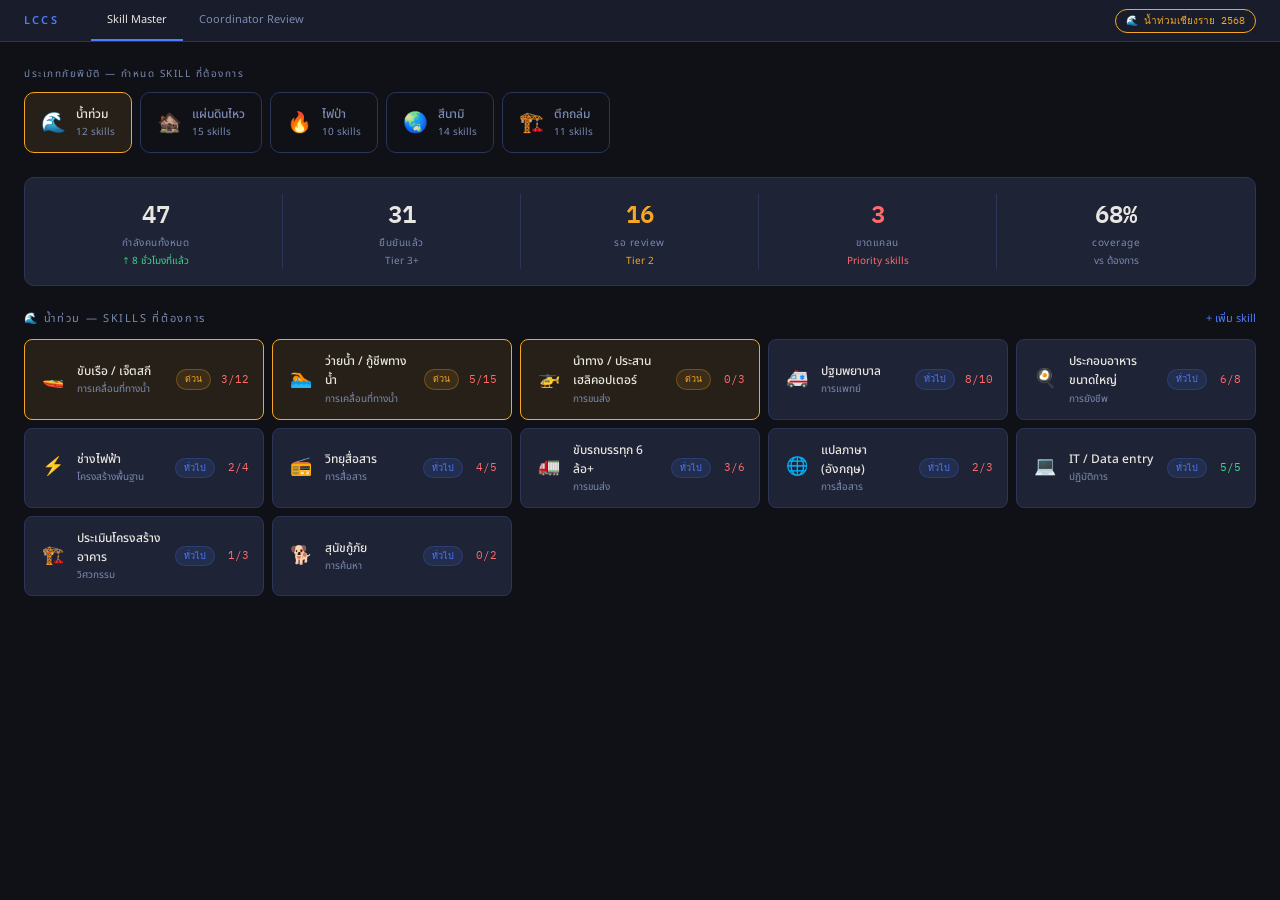
<file: lccs-skill-coord.html>
<!DOCTYPE html>
<html lang="th">
<head>
<meta charset="UTF-8">
<meta name="viewport" content="width=device-width, initial-scale=1.0">
<title>LCCS — Skill Master & Coordinator Review</title>
<link href="https://fonts.googleapis.com/css2?family=Noto+Sans+Thai:wght@300;400;500;600&family=IBM+Plex+Mono:wght@300;400;500&display=swap" rel="stylesheet">
<style>
:root {
  --base:#191d2b; --surface:#1e2336; --card:#252b42;
  --raised:#2e3650; --border:#2a3558; --border2:#3d4f7c;
  --primary:#4d7cff; --pdim:rgba(77,124,255,0.12);
  --success:#3dd68c; --sdim:rgba(61,214,140,0.1);
  --warn:#f5a623; --wdim:rgba(245,166,35,0.1);
  --error:#ff6b6b; --edim:rgba(255,107,107,0.1);
  --text:#e8e6e0; --muted:#7a8ab0; --dim:#3d4f7c;
  --font:'Noto Sans Thai','IBM Plex Mono',sans-serif;
  --mono:'IBM Plex Mono',monospace;
}
*,*::before,*::after{box-sizing:border-box;margin:0;padding:0;}
body{background:#0f1117;font-family:var(--font);color:var(--text);font-size:13px;line-height:1.6;min-height:100vh;}

/* NAV */
nav{background:var(--base);border-bottom:1px solid var(--border);padding:0 24px;height:42px;display:flex;align-items:center;gap:0;position:sticky;top:0;z-index:100;}
.nav-brand{font-size:11px;font-weight:600;letter-spacing:0.2em;color:var(--primary);margin-right:32px;}
.nav-tabs{display:flex;height:100%;}
.nav-tab{padding:0 16px;font-size:11px;color:var(--muted);cursor:pointer;border-bottom:2px solid transparent;display:flex;align-items:center;transition:color .15s,border-color .15s;}
.nav-tab:hover{color:var(--text);}
.nav-tab.active{color:var(--text);border-bottom-color:var(--primary);}
.nav-right{margin-left:auto;display:flex;align-items:center;gap:12px;}
.disaster-badge{font-size:10px;padding:3px 10px;border:1px solid var(--warn);color:var(--warn);border-radius:20px;font-family:var(--mono);}

.page{display:none;padding:24px;}
.page.active{display:block;}

/* ── SKILL MASTER PAGE ── */
.disaster-selector{margin-bottom:24px;}
.ds-label{font-size:10px;letter-spacing:0.15em;text-transform:uppercase;color:var(--muted);margin-bottom:10px;}
.ds-grid{display:flex;gap:8px;flex-wrap:wrap;}
.ds-card{border:1px solid var(--border);border-radius:10px;padding:12px 16px;cursor:pointer;transition:border-color .15s,background .15s;display:flex;align-items:center;gap:10px;font-size:12px;color:var(--muted);}
.ds-card:hover{border-color:var(--border2);color:var(--text);}
.ds-card.active{border-color:var(--warn);background:var(--wdim);color:var(--text);}
.ds-icon{font-size:20px;}
.ds-name{font-size:12px;font-weight:500;}
.ds-count{font-size:10px;color:var(--muted);}

.skill-section{margin-bottom:24px;}
.ss-head{display:flex;align-items:center;justify-content:space-between;margin-bottom:12px;}
.ss-title{font-size:11px;letter-spacing:0.15em;text-transform:uppercase;color:var(--muted);}
.ss-action{font-size:11px;color:var(--primary);cursor:pointer;}

.skill-grid{display:grid;grid-template-columns:repeat(auto-fill,minmax(220px,1fr));gap:8px;}
.skill-row{background:var(--surface);border:1px solid var(--border);border-radius:8px;padding:12px 14px;display:flex;align-items:center;gap:10px;cursor:pointer;transition:border-color .15s;}
.skill-row:hover{border-color:var(--border2);}
.skill-row.priority{border-color:var(--warn);background:var(--wdim);}
.skill-row.normal{border-color:var(--border);}
.sr-icon{font-size:18px;width:28px;text-align:center;flex-shrink:0;}
.sr-body{flex:1;}
.sr-name{font-size:12px;font-weight:500;color:var(--text);}
.sr-cat{font-size:10px;color:var(--muted);}
.sr-badge{font-size:9px;padding:2px 8px;border-radius:20px;font-family:var(--mono);}
.sr-badge.p{background:var(--wdim);color:var(--warn);border:1px solid rgba(245,166,35,.3);}
.sr-badge.n{background:var(--pdim);color:var(--primary);border:1px solid rgba(77,124,255,.2);}
.sr-count{font-size:11px;color:var(--muted);font-family:var(--mono);min-width:24px;text-align:right;}

/* resource summary */
.resource-bar{background:var(--surface);border:1px solid var(--border);border-radius:10px;padding:16px 20px;margin-bottom:24px;display:grid;grid-template-columns:repeat(5,1fr);gap:0;}
.rb-stat{padding:0 16px;border-right:1px solid var(--border);text-align:center;}
.rb-stat:first-child{padding-left:0;}
.rb-stat:last-child{border-right:none;}
.rb-val{font-size:24px;font-weight:600;color:var(--text);font-family:var(--mono);}
.rb-label{font-size:10px;color:var(--muted);margin-top:2px;letter-spacing:0.05em;}
.rb-sub{font-size:10px;margin-top:2px;}

/* ── COORDINATOR PAGE ── */
.coord-layout{display:grid;grid-template-columns:300px 1fr;gap:16px;height:calc(100vh - 90px);}
.queue-panel{background:var(--surface);border:1px solid var(--border);border-radius:10px;display:flex;flex-direction:column;overflow:hidden;}
.qp-head{padding:14px 16px;border-bottom:1px solid var(--border);display:flex;align-items:center;justify-content:space-between;}
.qp-title{font-size:11px;font-weight:500;letter-spacing:0.1em;text-transform:uppercase;color:var(--muted);}
.qp-count{font-size:11px;color:var(--warn);font-family:var(--mono);}
.queue-list{flex:1;overflow-y:auto;padding:8px;}
.queue-item{padding:12px;border-radius:8px;cursor:pointer;transition:background .15s;border:1px solid transparent;margin-bottom:4px;}
.queue-item:hover{background:var(--card);}
.queue-item.selected{background:var(--card);border-color:var(--primary);}
.qi-top{display:flex;align-items:center;gap:8px;margin-bottom:4px;}
.qi-name{font-size:12px;font-weight:500;color:var(--text);flex:1;}
.qi-time{font-size:10px;color:var(--dim);font-family:var(--mono);}
.qi-skills{display:flex;gap:4px;flex-wrap:wrap;}
.qi-skill{font-size:10px;padding:1px 6px;border-radius:10px;border:1px solid var(--border2);color:var(--muted);}
.qi-skill.priority{border-color:rgba(245,166,35,.4);color:var(--warn);}
.qi-tier{font-size:9px;padding:2px 7px;border-radius:20px;font-family:var(--mono);}
.qi-tier.t2{background:var(--wdim);color:var(--warn);border:1px solid rgba(245,166,35,.3);}
.qi-tier.t1{background:var(--sdim);color:var(--success);border:1px solid rgba(61,214,140,.3);}

/* detail panel */
.detail-panel{background:var(--surface);border:1px solid var(--border);border-radius:10px;display:flex;flex-direction:column;overflow:hidden;}
.dp-head{padding:16px 20px;border-bottom:1px solid var(--border);display:flex;align-items:center;gap:12px;}
.dp-avatar{width:44px;height:44px;border-radius:10px;background:var(--card);display:flex;align-items:center;justify-content:center;font-size:20px;flex-shrink:0;}
.dp-name{font-size:16px;font-weight:600;color:var(--text);}
.dp-id{font-size:11px;color:var(--muted);font-family:var(--mono);}
.dp-actions{margin-left:auto;display:flex;gap:8px;}
.btn-approve{background:var(--success);border:none;color:#0d1f14;font-family:var(--font);font-size:12px;font-weight:600;padding:8px 18px;border-radius:8px;cursor:pointer;}
.btn-flag{background:transparent;border:1px solid var(--error);color:var(--error);font-family:var(--font);font-size:12px;padding:8px 14px;border-radius:8px;cursor:pointer;}
.btn-upgrade{background:var(--primary);border:none;color:#fff;font-family:var(--font);font-size:12px;font-weight:500;padding:8px 14px;border-radius:8px;cursor:pointer;}

.dp-body{flex:1;overflow-y:auto;padding:20px;}
.dp-section{margin-bottom:20px;}
.dp-sec-label{font-size:10px;letter-spacing:0.15em;text-transform:uppercase;color:var(--muted);margin-bottom:10px;}
.info-grid{display:grid;grid-template-columns:1fr 1fr;gap:8px;}
.info-block{background:var(--card);border-radius:8px;padding:12px 14px;}
.ib-label{font-size:10px;color:var(--muted);margin-bottom:4px;}
.ib-val{font-size:13px;font-weight:500;color:var(--text);}
.ib-sub{font-size:11px;color:var(--muted);margin-top:2px;}

.match-grid{display:grid;grid-template-columns:1fr 1fr;gap:8px;}
.match-card{background:var(--card);border-radius:8px;padding:12px 14px;border:1px solid var(--border);}
.mc-top{display:flex;align-items:center;gap:8px;margin-bottom:6px;}
.mc-icon{font-size:16px;}
.mc-name{font-size:12px;font-weight:500;color:var(--text);}
.mc-match{font-size:10px;padding:2px 8px;border-radius:20px;margin-left:auto;}
.mc-match.high{background:var(--sdim);color:var(--success);}
.mc-match.med{background:var(--pdim);color:var(--primary);}
.mc-zone{font-size:11px;color:var(--muted);}
.mc-need{font-size:10px;color:var(--warn);margin-top:2px;}

.verify-row{display:flex;align-items:center;gap:10px;padding:10px 0;border-bottom:1px solid var(--border);}
.verify-row:last-child{border-bottom:none;}
.vr-icon{width:28px;height:28px;border-radius:6px;display:flex;align-items:center;justify-content:center;font-size:14px;flex-shrink:0;}
.vr-body{flex:1;}
.vr-label{font-size:11px;font-weight:500;color:var(--text);}
.vr-val{font-size:11px;color:var(--muted);}
.vr-status{font-size:10px;padding:2px 8px;border-radius:20px;font-family:var(--mono);}
.vr-status.ok{background:var(--sdim);color:var(--success);}
.vr-status.pending{background:var(--wdim);color:var(--warn);}
.vr-status.fail{background:var(--edim);color:var(--error);}

.dp-footer{padding:16px 20px;border-top:1px solid var(--border);background:var(--base);}
.zone-select{display:flex;gap:8px;flex-wrap:wrap;margin-bottom:12px;}
.zone-btn{padding:6px 14px;border-radius:20px;border:1px solid var(--border);font-size:11px;color:var(--muted);cursor:pointer;transition:all .15s;font-family:var(--font);}
.zone-btn:hover{border-color:var(--border2);color:var(--text);}
.zone-btn.selected{border-color:var(--primary);background:var(--pdim);color:var(--primary);}
.assign-row{display:flex;gap:8px;}
.btn-assign{flex:1;background:var(--primary);border:none;color:#fff;font-family:var(--font);font-size:13px;font-weight:600;padding:11px;border-radius:8px;cursor:pointer;}

/* toast */
.toast{position:fixed;bottom:24px;right:24px;background:var(--success);color:#0d1f14;padding:12px 20px;border-radius:10px;font-size:12px;font-weight:600;opacity:0;transform:translateY(8px);transition:all .3s;pointer-events:none;z-index:999;}
.toast.show{opacity:1;transform:translateY(0);}

/* empty state */
.empty-detail{display:flex;flex-direction:column;align-items:center;justify-content:center;height:100%;gap:8px;}
.ed-icon{font-size:36px;opacity:0.3;}
.ed-text{font-size:13px;color:var(--muted);}
</style>
</head>
<body>

<nav>
  <div class="nav-brand">LCCS</div>
  <div class="nav-tabs">
    <div class="nav-tab active" onclick="setPage('skills')">Skill Master</div>
    <div class="nav-tab" onclick="setPage('coord')">Coordinator Review</div>
  </div>
  <div class="nav-right">
    <div class="disaster-badge">🌊 น้ำท่วมเชียงราย 2568</div>
  </div>
</nav>

<!-- ══ PAGE: SKILL MASTER ══ -->
<div class="page active" id="page-skills">

  <!-- Disaster type selector -->
  <div class="disaster-selector">
    <div class="ds-label">ประเภทภัยพิบัติ — กำหนด skill ที่ต้องการ</div>
    <div class="ds-grid">
      <div class="ds-card active" onclick="setDisaster('flood',this)">
        <div class="ds-icon">🌊</div>
        <div><div class="ds-name">น้ำท่วม</div><div class="ds-count">12 skills</div></div>
      </div>
      <div class="ds-card" onclick="setDisaster('quake',this)">
        <div class="ds-icon">🏚️</div>
        <div><div class="ds-name">แผ่นดินไหว</div><div class="ds-count">15 skills</div></div>
      </div>
      <div class="ds-card" onclick="setDisaster('fire',this)">
        <div class="ds-icon">🔥</div>
        <div><div class="ds-name">ไฟป่า</div><div class="ds-count">10 skills</div></div>
      </div>
      <div class="ds-card" onclick="setDisaster('tsunami',this)">
        <div class="ds-icon">🌏</div>
        <div><div class="ds-name">สึนามิ</div><div class="ds-count">14 skills</div></div>
      </div>
      <div class="ds-card" onclick="setDisaster('collapse',this)">
        <div class="ds-icon">🏗️</div>
        <div><div class="ds-name">ตึกถล่ม</div><div class="ds-count">11 skills</div></div>
      </div>
    </div>
  </div>

  <!-- Resource summary -->
  <div class="resource-bar" id="resource-bar">
    <div class="rb-stat">
      <div class="rb-val" id="rb-total">47</div>
      <div class="rb-label">กำลังคนทั้งหมด</div>
      <div class="rb-sub" style="color:var(--success)">↑ 8 ชั่วโมงที่แล้ว</div>
    </div>
    <div class="rb-stat">
      <div class="rb-val" id="rb-verified">31</div>
      <div class="rb-label">ยืนยันแล้ว</div>
      <div class="rb-sub" style="color:var(--muted)">Tier 3+</div>
    </div>
    <div class="rb-stat">
      <div class="rb-val" id="rb-pending" style="color:var(--warn)">16</div>
      <div class="rb-label">รอ review</div>
      <div class="rb-sub" style="color:var(--warn)">Tier 2</div>
    </div>
    <div class="rb-stat">
      <div class="rb-val" id="rb-priority" style="color:var(--error)">3</div>
      <div class="rb-label">ขาดแคลน</div>
      <div class="rb-sub" style="color:var(--error)">Priority skills</div>
    </div>
    <div class="rb-stat">
      <div class="rb-val" id="rb-coverage">68%</div>
      <div class="rb-label">coverage</div>
      <div class="rb-sub" style="color:var(--muted)">vs ต้องการ</div>
    </div>
  </div>

  <!-- Skills -->
  <div class="skill-section">
    <div class="ss-head">
      <div class="ss-title" id="skill-section-title">🌊 น้ำท่วม — Skills ที่ต้องการ</div>
      <div class="ss-action">+ เพิ่ม skill</div>
    </div>
    <div class="skill-grid" id="skill-grid"></div>
  </div>

</div>

<!-- ══ PAGE: COORDINATOR ══ -->
<div class="page" id="page-coord">
  <div class="coord-layout">

    <!-- Queue -->
    <div class="queue-panel">
      <div class="qp-head">
        <div class="qp-title">รอ Review</div>
        <div class="qp-count" id="queue-count">16 คน</div>
      </div>
      <div class="queue-list" id="queue-list"></div>
    </div>

    <!-- Detail -->
    <div class="detail-panel" id="detail-panel">
      <div class="empty-detail">
        <div class="ed-icon">👆</div>
        <div class="ed-text">เลือกชื่อจากรายการเพื่อดูรายละเอียด</div>
      </div>
    </div>

  </div>
</div>

<!-- Toast -->
<div class="toast" id="toast"></div>

<script>
// ── DATA ──
const disasterSkills = {
  flood: {
    label: '🌊 น้ำท่วม',
    priority: [
      {icon:'🚤',name:'ขับเรือ / เจ็ตสกี',cat:'การเคลื่อนที่ทางน้ำ',count:3,need:12},
      {icon:'🏊',name:'ว่ายน้ำ / กู้ชีพทางน้ำ',cat:'การเคลื่อนที่ทางน้ำ',count:5,need:15},
      {icon:'🚁',name:'นำทาง / ประสานเฮลิคอปเตอร์',cat:'การขนส่ง',count:0,need:3},
    ],
    normal: [
      {icon:'🚑',name:'ปฐมพยาบาล',cat:'การแพทย์',count:8,need:10},
      {icon:'🍳',name:'ประกอบอาหารขนาดใหญ่',cat:'การยังชีพ',count:6,need:8},
      {icon:'⚡',name:'ช่างไฟฟ้า',cat:'โครงสร้างพื้นฐาน',count:2,need:4},
      {icon:'📻',name:'วิทยุสื่อสาร',cat:'การสื่อสาร',count:4,need:5},
      {icon:'🚛',name:'ขับรถบรรทุก 6 ล้อ+',cat:'การขนส่ง',count:3,need:6},
      {icon:'🌐',name:'แปลภาษา (อังกฤษ)',cat:'การสื่อสาร',count:2,need:3},
      {icon:'💻',name:'IT / Data entry',cat:'ปฏิบัติการ',count:5,need:5},
      {icon:'🏗️',name:'ประเมินโครงสร้างอาคาร',cat:'วิศวกรรม',count:1,need:3},
      {icon:'🐕',name:'สุนัขกู้ภัย',cat:'การค้นหา',count:0,need:2},
    ]
  },
  quake: {
    label: '🏚️ แผ่นดินไหว',
    priority: [
      {icon:'🏗️',name:'วิศวกรโครงสร้าง',cat:'วิศวกรรม',count:1,need:8},
      {icon:'⛏️',name:'USAR / กู้ภัยใต้ซากปรักหักพัง',cat:'การค้นหาและกู้ภัย',count:2,need:10},
      {icon:'🐕',name:'สุนัขค้นหาผู้รอดชีวิต',cat:'การค้นหา',count:0,need:4},
    ],
    normal: [
      {icon:'🚑',name:'ปฐมพยาบาล',cat:'การแพทย์',count:6,need:12},
      {icon:'⚡',name:'ช่างไฟฟ้า',cat:'โครงสร้างพื้นฐาน',count:2,need:6},
      {icon:'🔧',name:'ช่างประปา',cat:'โครงสร้างพื้นฐาน',count:1,need:4},
      {icon:'🏕️',name:'จัดตั้งค่ายพักชั่วคราว',cat:'การยังชีพ',count:4,need:6},
      {icon:'📻',name:'วิทยุสื่อสาร',cat:'การสื่อสาร',count:3,need:5},
      {icon:'🍳',name:'ประกอบอาหารขนาดใหญ่',cat:'การยังชีพ',count:5,need:8},
      {icon:'🚁',name:'ประสานเฮลิคอปเตอร์',cat:'การขนส่ง',count:0,need:2},
      {icon:'🌐',name:'แปลภาษา (ญี่ปุ่น/จีน)',cat:'การสื่อสาร',count:0,need:3},
    ]
  },
  fire: {
    label: '🔥 ไฟป่า',
    priority: [
      {icon:'🚒',name:'ดับเพลิง / ตัดไฟ',cat:'การควบคุมไฟ',count:4,need:20},
      {icon:'🚁',name:'ประสานอากาศยาน',cat:'การขนส่ง',count:1,need:4},
      {icon:'🗺️',name:'อ่านแผนที่ / GPS',cat:'การนำทาง',count:2,need:6},
    ],
    normal: [
      {icon:'🚑',name:'ปฐมพยาบาล',cat:'การแพทย์',count:5,need:8},
      {icon:'🚛',name:'ขับรถบรรทุกน้ำ',cat:'การขนส่ง',count:3,need:6},
      {icon:'📻',name:'วิทยุสื่อสาร',cat:'การสื่อสาร',count:4,need:6},
      {icon:'🏕️',name:'อพยพชุมชน',cat:'การอพยพ',count:6,need:8},
      {icon:'💨',name:'ประเมินทิศทางลม',cat:'การวิเคราะห์',count:1,need:3},
      {icon:'🍳',name:'ประกอบอาหาร',cat:'การยังชีพ',count:4,need:5},
      {icon:'💻',name:'IT / ระบบข้อมูล',cat:'ปฏิบัติการ',count:3,need:4},
    ]
  },
  tsunami: {
    label: '🌏 สึนามิ',
    priority: [
      {icon:'🚤',name:'ขับเรือ / กู้ชีพทางทะเล',cat:'การเคลื่อนที่ทางน้ำ',count:2,need:20},
      {icon:'🏊',name:'ว่ายน้ำ / ดำน้ำ',cat:'การเคลื่อนที่ทางน้ำ',count:3,need:15},
      {icon:'🏗️',name:'วิศวกรโครงสร้าง',cat:'วิศวกรรม',count:0,need:6},
    ],
    normal: [
      {icon:'🚑',name:'ปฐมพยาบาล',cat:'การแพทย์',count:7,need:15},
      {icon:'🌐',name:'แปลภาษา (อังกฤษ/ญี่ปุ่น)',cat:'การสื่อสาร',count:2,need:5},
      {icon:'📻',name:'วิทยุสื่อสาร',cat:'การสื่อสาร',count:3,need:6},
      {icon:'⚡',name:'ช่างไฟฟ้า',cat:'โครงสร้างพื้นฐาน',count:1,need:4},
      {icon:'🍳',name:'ประกอบอาหาร',cat:'การยังชีพ',count:5,need:10},
      {icon:'🚛',name:'ขับรถขนาดใหญ่',cat:'การขนส่ง',count:3,need:8},
      {icon:'🏥',name:'พยาบาล / แพทย์',cat:'การแพทย์',count:2,need:6},
      {icon:'💻',name:'IT / Data entry',cat:'ปฏิบัติการ',count:4,need:5},
    ]
  },
  collapse: {
    label: '🏗️ ตึกถล่ม',
    priority: [
      {icon:'⛏️',name:'USAR / กู้ชีพใต้ซาก',cat:'การค้นหาและกู้ภัย',count:3,need:15},
      {icon:'🏗️',name:'วิศวกรโครงสร้าง',cat:'วิศวกรรม',count:1,need:6},
      {icon:'🐕',name:'สุนัขค้นหา',cat:'การค้นหา',count:0,need:3},
    ],
    normal: [
      {icon:'🚑',name:'ปฐมพยาบาล',cat:'การแพทย์',count:6,need:10},
      {icon:'⚡',name:'ช่างไฟฟ้า',cat:'โครงสร้างพื้นฐาน',count:2,need:4},
      {icon:'🔦',name:'อุปกรณ์ไฟส่องสว่าง',cat:'อุปกรณ์',count:3,need:5},
      {icon:'📻',name:'วิทยุสื่อสาร',cat:'การสื่อสาร',count:4,need:6},
      {icon:'🚒',name:'ตัดถ่าง / Hydraulic',cat:'อุปกรณ์พิเศษ',count:1,need:4},
      {icon:'🍳',name:'ประกอบอาหาร',cat:'การยังชีพ',count:4,need:6},
      {icon:'🌐',name:'แปลภาษา',cat:'การสื่อสาร',count:1,need:2},
      {icon:'💻',name:'IT / ติดตามสถานการณ์',cat:'ปฏิบัติการ',count:3,need:4},
    ]
  }
};

const volunteers = [
  {id:'V-001',name:'สมชาย ใจดี',emoji:'👨',time:'08:49',tier:'t2',id_num:'1-2345-67890-12-3',phone:'081-234-5678',method:'self-declare',skills:['ขับเรือ / เจ็ตสกี','ปฐมพยาบาล'],verify:{id:'pending',face:'pending',dopa:'pending'},note:'อาสามาเองจากอำเภอแม่สาย',priority:true},
  {id:'V-002',name:'นิดา สุขสันต์',emoji:'👩',time:'09:12',tier:'t2',id_num:'2-3456-78901-23-4',phone:'089-876-5432',method:'barcode',skills:['ประกอบอาหารขนาดใหญ่','IT / Data entry'],verify:{id:'ok',face:'pending',dopa:'pending'},note:'อาสาจากมูลนิธิกระจกเงา'},
  {id:'V-003',name:'ประยุทธ์ มั่นคง',emoji:'👨',time:'09:15',tier:'t2',id_num:'3-4567-89012-34-5',phone:'085-111-2233',method:'self-declare',skills:['วิศวกรโครงสร้าง','ประเมินโครงสร้างอาคาร'],verify:{id:'pending',face:'pending',dopa:'pending'},note:'วิศวกรโยธา 15 ปี',priority:true},
  {id:'V-004',name:'มาลี รักไทย',emoji:'👩',time:'09:23',tier:'t2',id_num:'4-5678-90123-45-6',phone:'082-333-4455',method:'org-code',skills:['ปฐมพยาบาล','แปลภาษา (อังกฤษ)'],verify:{id:'ok',face:'ok',dopa:'pending'},note:'พยาบาลวิชาชีพ รพ.เชียงราย'},
  {id:'V-005',name:'วิชัย ทองดี',emoji:'👨',time:'09:31',tier:'t2',id_num:'5-6789-01234-56-7',phone:'086-555-6677',method:'self-declare',skills:['ขับเรือ / เจ็ตสกี','ขับรถบรรทุก 6 ล้อ+'],verify:{id:'pending',face:'pending',dopa:'pending'},note:'ชาวประมงพื้นบ้าน มีเรือส่วนตัว',priority:true},
  {id:'V-006',name:'สุพรรณี ชาญชัย',emoji:'👩',time:'09:44',tier:'t2',id_num:'6-7890-12345-67-8',phone:'087-777-8899',method:'barcode',skills:['ประกอบอาหารขนาดใหญ่','จัดตั้งค่ายพักชั่วคราว'],verify:{id:'ok',face:'pending',dopa:'pending'},note:'อาสากาชาด 5 ปี'},
];

let selectedVolunteer = null;
let currentDisaster = 'flood';
let selectedZone = null;

// ── RENDER SKILLS ──
function renderSkills(type) {
  const data = disasterSkills[type];
  document.getElementById('skill-section-title').textContent = data.label + ' — Skills ที่ต้องการ';
  const grid = document.getElementById('skill-grid');
  grid.innerHTML = '';

  const allSkills = [
    ...data.priority.map(s => ({...s, isPriority: true})),
    ...data.normal.map(s => ({...s, isPriority: false}))
  ];

  allSkills.forEach(s => {
    const shortage = s.count < s.need;
    const pct = Math.round((s.count / s.need) * 100);
    const el = document.createElement('div');
    el.className = 'skill-row ' + (s.isPriority ? 'priority' : 'normal');
    el.innerHTML = `
      <div class="sr-icon">${s.icon}</div>
      <div class="sr-body">
        <div class="sr-name">${s.name}</div>
        <div class="sr-cat">${s.cat}</div>
      </div>
      ${s.isPriority ? '<span class="sr-badge p">ด่วน</span>' : '<span class="sr-badge n">ทั่วไป</span>'}
      <div class="sr-count" style="color:${shortage ? 'var(--error)' : 'var(--success)'}">${s.count}/${s.need}</div>
    `;
    grid.appendChild(el);
  });
}

function setDisaster(type, el) {
  currentDisaster = type;
  document.querySelectorAll('.ds-card').forEach(c => c.classList.remove('active'));
  el.classList.add('active');
  renderSkills(type);
}

// ── RENDER QUEUE ──
function renderQueue() {
  const list = document.getElementById('queue-list');
  list.innerHTML = '';
  volunteers.forEach(v => {
    const el = document.createElement('div');
    el.className = 'queue-item' + (selectedVolunteer?.id === v.id ? ' selected' : '');
    el.onclick = () => selectVolunteer(v);
    el.innerHTML = `
      <div class="qi-top">
        <div class="qi-name">${v.emoji} ${v.name}</div>
        <div class="qi-time">${v.time}</div>
        <span class="qi-tier ${v.tier}">T2</span>
      </div>
      <div class="qi-skills">
        ${v.skills.map(s => `<span class="qi-skill ${v.priority?'priority':''}">${s.split('/')[0].trim()}</span>`).join('')}
      </div>
    `;
    list.appendChild(el);
  });
}

// ── SELECT VOLUNTEER ──
function selectVolunteer(v) {
  selectedVolunteer = v;
  selectedZone = null;
  renderQueue();

  const data = disasterSkills[currentDisaster];
  const allSkills = [...data.priority, ...data.normal];

  // find matching missions
  const matches = [];
  v.skills.forEach(skill => {
    const found = allSkills.find(s => s.name.includes(skill.split('/')[0].trim()) || skill.includes(s.name.split('/')[0].trim()));
    if (found && !matches.find(m => m.name === found.name)) {
      matches.push({...found, matchLevel: found.count < found.need * 0.5 ? 'high' : 'med'});
    }
  });

  const verifyColor = {ok:'var(--success)',pending:'var(--warn)',fail:'var(--error)'};
  const verifyLabel = {ok:'ผ่าน',pending:'รอตรวจสอบ',fail:'ไม่ผ่าน'};

  document.getElementById('detail-panel').innerHTML = `
    <div class="dp-head">
      <div class="dp-avatar">${v.emoji}</div>
      <div>
        <div class="dp-name">${v.name}</div>
        <div class="dp-id">${v.id} · ${v.time} น.</div>
      </div>
      <div class="dp-actions">
        <button class="btn-flag" onclick="flagVolunteer()">🚩 Flag</button>
        <button class="btn-upgrade" onclick="upgradeVolunteer()">↑ Tier 3</button>
        <button class="btn-approve" onclick="approveVolunteer()">✓ Approve</button>
      </div>
    </div>
    <div class="dp-body">
      <div class="dp-section">
        <div class="dp-sec-label">ข้อมูลส่วนตัว</div>
        <div class="info-grid">
          <div class="info-block"><div class="ib-label">ชื่อ-นามสกุล</div><div class="ib-val">${v.name}</div></div>
          <div class="info-block"><div class="ib-label">เบอร์โทร</div><div class="ib-val">${v.phone}</div></div>
          <div class="info-block"><div class="ib-label">เลขบัตรปชช.</div><div class="ib-val">${v.id_num}</div><div class="ib-sub">วิธี: ${v.method}</div></div>
          <div class="info-block"><div class="ib-label">หมายเหตุ</div><div class="ib-val" style="font-size:12px">${v.note}</div></div>
        </div>
      </div>
      <div class="dp-section">
        <div class="dp-sec-label">การยืนยันตัวตน</div>
        <div style="background:var(--card);border-radius:8px;padding:12px 14px;">
          <div class="verify-row">
            <div class="vr-icon" style="background:var(--pdim)">🪪</div>
            <div class="vr-body"><div class="vr-label">เลขบัตรประชาชน</div><div class="vr-val">${v.id_num}</div></div>
            <span class="vr-status ${v.verify.id}">${verifyLabel[v.verify.id]}</span>
          </div>
          <div class="verify-row">
            <div class="vr-icon" style="background:var(--pdim)">🤳</div>
            <div class="vr-body"><div class="vr-label">AI face check</div><div class="vr-val">เทียบใบหน้ากับบัตร</div></div>
            <span class="vr-status ${v.verify.face}">${verifyLabel[v.verify.face]}</span>
          </div>
          <div class="verify-row">
            <div class="vr-icon" style="background:var(--pdim)">🏛️</div>
            <div class="vr-body"><div class="vr-label">DOPA cross-check</div><div class="vr-val">ตรวจสอบประวัติคดี · Production only</div></div>
            <span class="vr-status ${v.verify.dopa}">${verifyLabel[v.verify.dopa]}</span>
          </div>
        </div>
      </div>
      ${matches.length > 0 ? `
      <div class="dp-section">
        <div class="dp-sec-label">งานที่ match กับ skill</div>
        <div class="match-grid">
          ${matches.map(m => `
            <div class="match-card">
              <div class="mc-top">
                <div class="mc-icon">${m.icon}</div>
                <div class="mc-name">${m.name}</div>
                <span class="mc-match ${m.matchLevel}">${m.matchLevel === 'high' ? '🔥 ต้องการด่วน' : '✓ match'}</span>
              </div>
              <div class="mc-need">มี ${m.count} คน / ต้องการ ${m.need} คน</div>
            </div>
          `).join('')}
        </div>
      </div>` : ''}
    </div>
    <div class="dp-footer">
      <div class="dp-sec-label" style="font-size:10px;letter-spacing:.15em;text-transform:uppercase;color:var(--muted);margin-bottom:8px">กำหนด Zone ที่จะ assign</div>
      <div class="zone-select" id="zone-select">
        ${['Zone A — ตลาดแม่สาย','Zone B — ชุมชนริมน้ำ','Zone C — โรงเรียนวัด','Zone D — ศูนย์พักพิง','คลังสินค้ากลาง'].map((z,i) => `
          <div class="zone-btn" onclick="selectZone(this,'${z}')">${z}</div>
        `).join('')}
      </div>
      <div class="assign-row">
        <button class="btn-approve" onclick="approveVolunteer()" style="background:var(--success);color:#0d1f14;">✓ Approve + Assign Zone</button>
      </div>
    </div>
  `;
}

function selectZone(el, zone) {
  document.querySelectorAll('.zone-btn').forEach(b => b.classList.remove('selected'));
  el.classList.add('selected');
  selectedZone = zone;
}

function approveVolunteer() {
  if (!selectedVolunteer) return;
  showToast(`✓ ${selectedVolunteer.name} — Approved${selectedZone ? ' · ' + selectedZone : ''}`);
  const idx = volunteers.findIndex(v => v.id === selectedVolunteer.id);
  if (idx > -1) volunteers.splice(idx, 1);
  selectedVolunteer = null;
  renderQueue();
  document.getElementById('queue-count').textContent = volunteers.length + ' คน';
  document.getElementById('detail-panel').innerHTML = `<div class="empty-detail"><div class="ed-icon">✅</div><div class="ed-text">Approved แล้ว — เลือกคนถัดไป</div></div>`;
}

function upgradeVolunteer() {
  showToast(`↑ ${selectedVolunteer?.name} — Upgraded to Tier 3`);
}

function flagVolunteer() {
  showToast(`🚩 ${selectedVolunteer?.name} — Flagged for review`);
}

function showToast(msg) {
  const t = document.getElementById('toast');
  t.textContent = msg;
  t.classList.add('show');
  setTimeout(() => t.classList.remove('show'), 2500);
}

// ── NAV ──
function setPage(id) {
  document.querySelectorAll('.page').forEach(p => p.classList.remove('active'));
  document.querySelectorAll('.nav-tab').forEach(t => t.classList.remove('active'));
  document.getElementById('page-' + id).classList.add('active');
  event.target.classList.add('active');
}

// ── INIT ──
renderSkills('flood');
renderQueue();
</script>
</body>
</html>
</file>
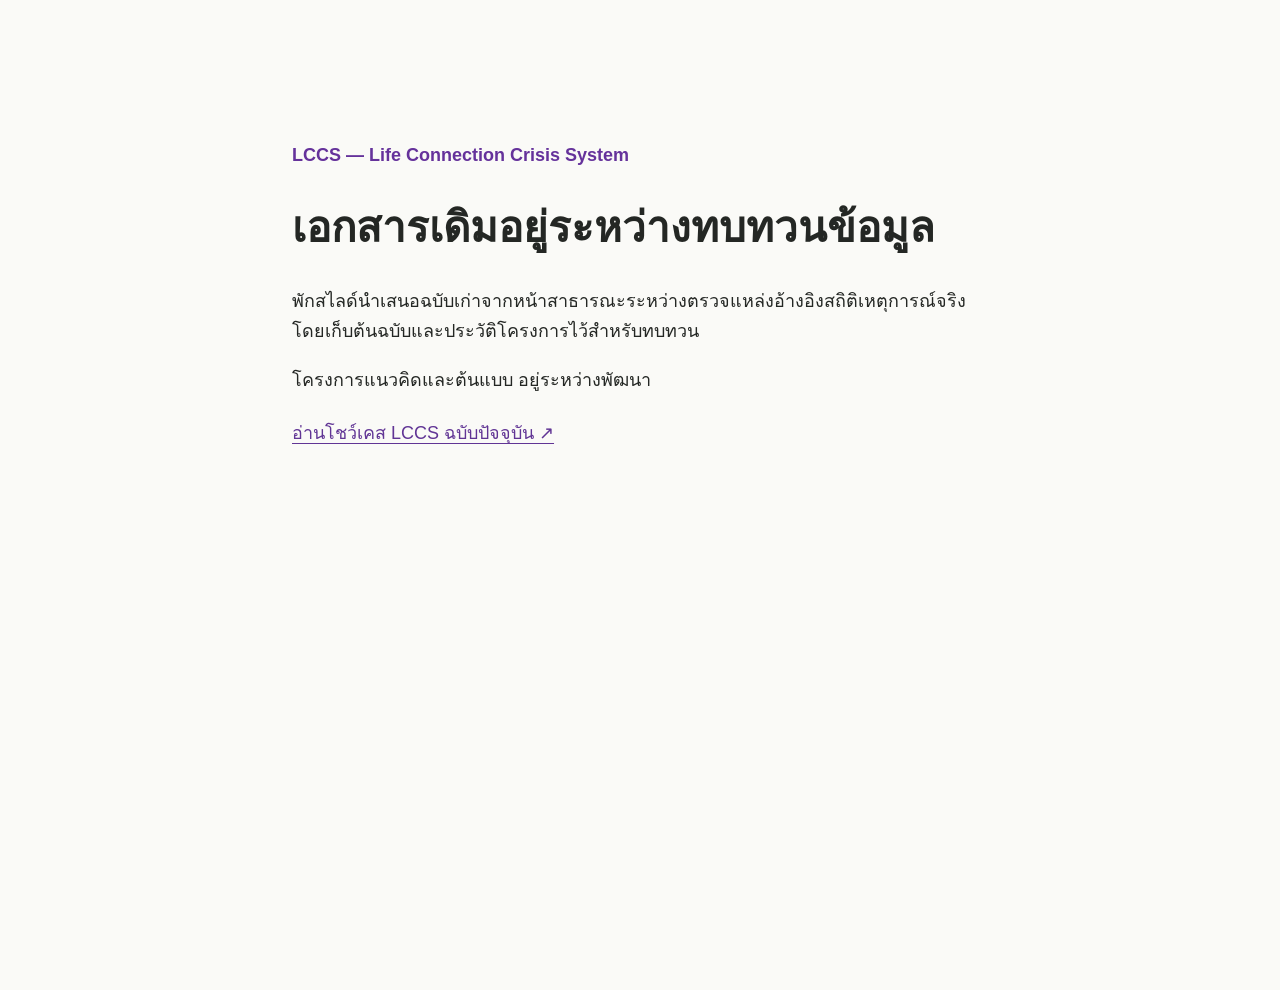
<file: LCCS_20_Slide_Pitch_Deck.html>
<!doctype html>
<html lang="th">
<head>
<meta charset="utf-8"><meta name="viewport" content="width=device-width,initial-scale=1">
<title>LCCS — เอกสารเดิมอยู่ระหว่างทบทวน</title>
<meta name="robots" content="noindex">
<meta name="description" content="เอกสารนำเสนอฉบับเก่าอยู่ระหว่างตรวจแหล่งข้อมูล โปรดอ่านโชว์เคส LCCS ฉบับปัจจุบัน">
<link rel="stylesheet" href="research/prototype-notice.css?v=showcase-20261028">
</head>
<body class="prototype-archive-page">
<main class="prototype-archive">
<p class="prototype-notice-label">LCCS — Life Connection Crisis System</p>
<h1>เอกสารเดิมอยู่ระหว่างทบทวนข้อมูล</h1>
<p>พักสไลด์นำเสนอฉบับเก่าจากหน้าสาธารณะระหว่างตรวจแหล่งอ้างอิงสถิติเหตุการณ์จริง โดยเก็บต้นฉบับและประวัติโครงการไว้สำหรับทบทวน</p>
<p>โครงการแนวคิดและต้นแบบ อยู่ระหว่างพัฒนา</p>
<a href="index.html">อ่านโชว์เคส LCCS ฉบับปัจจุบัน ↗</a>
</main>
</body></html>
</file>
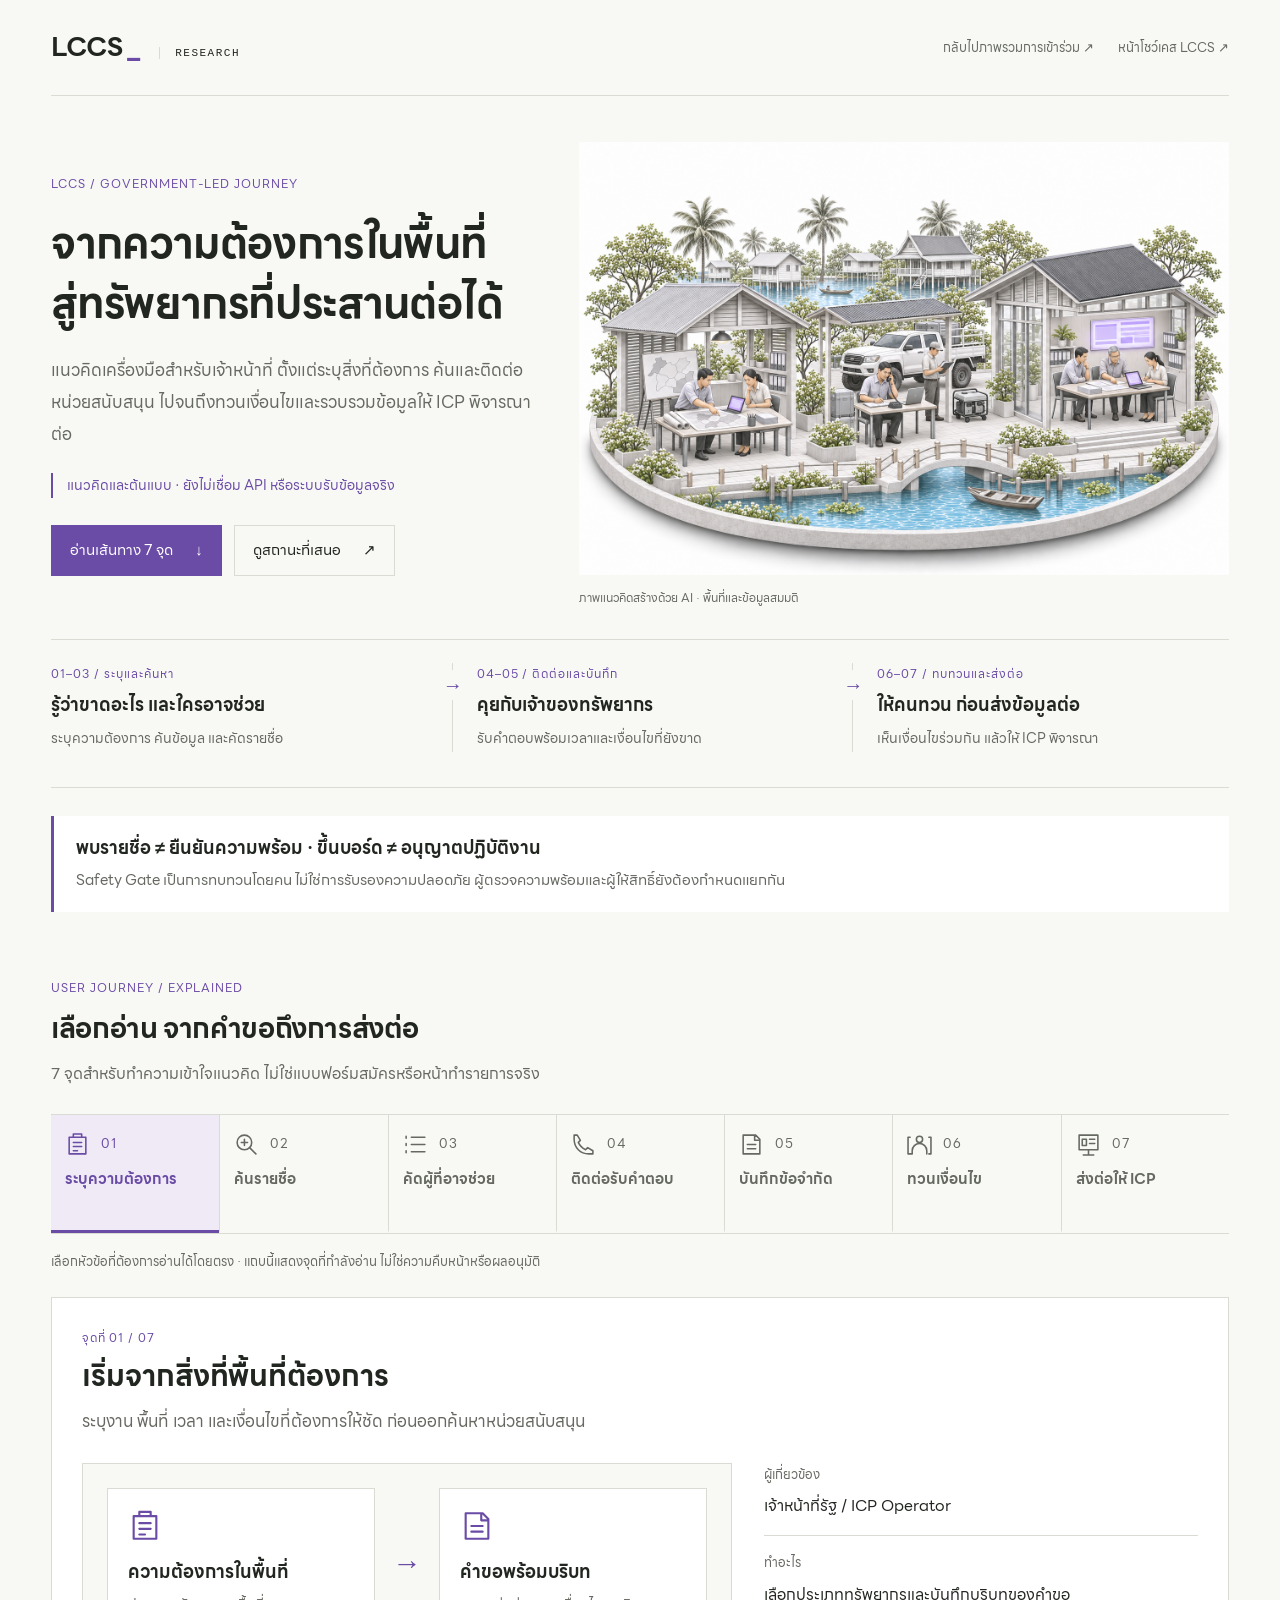
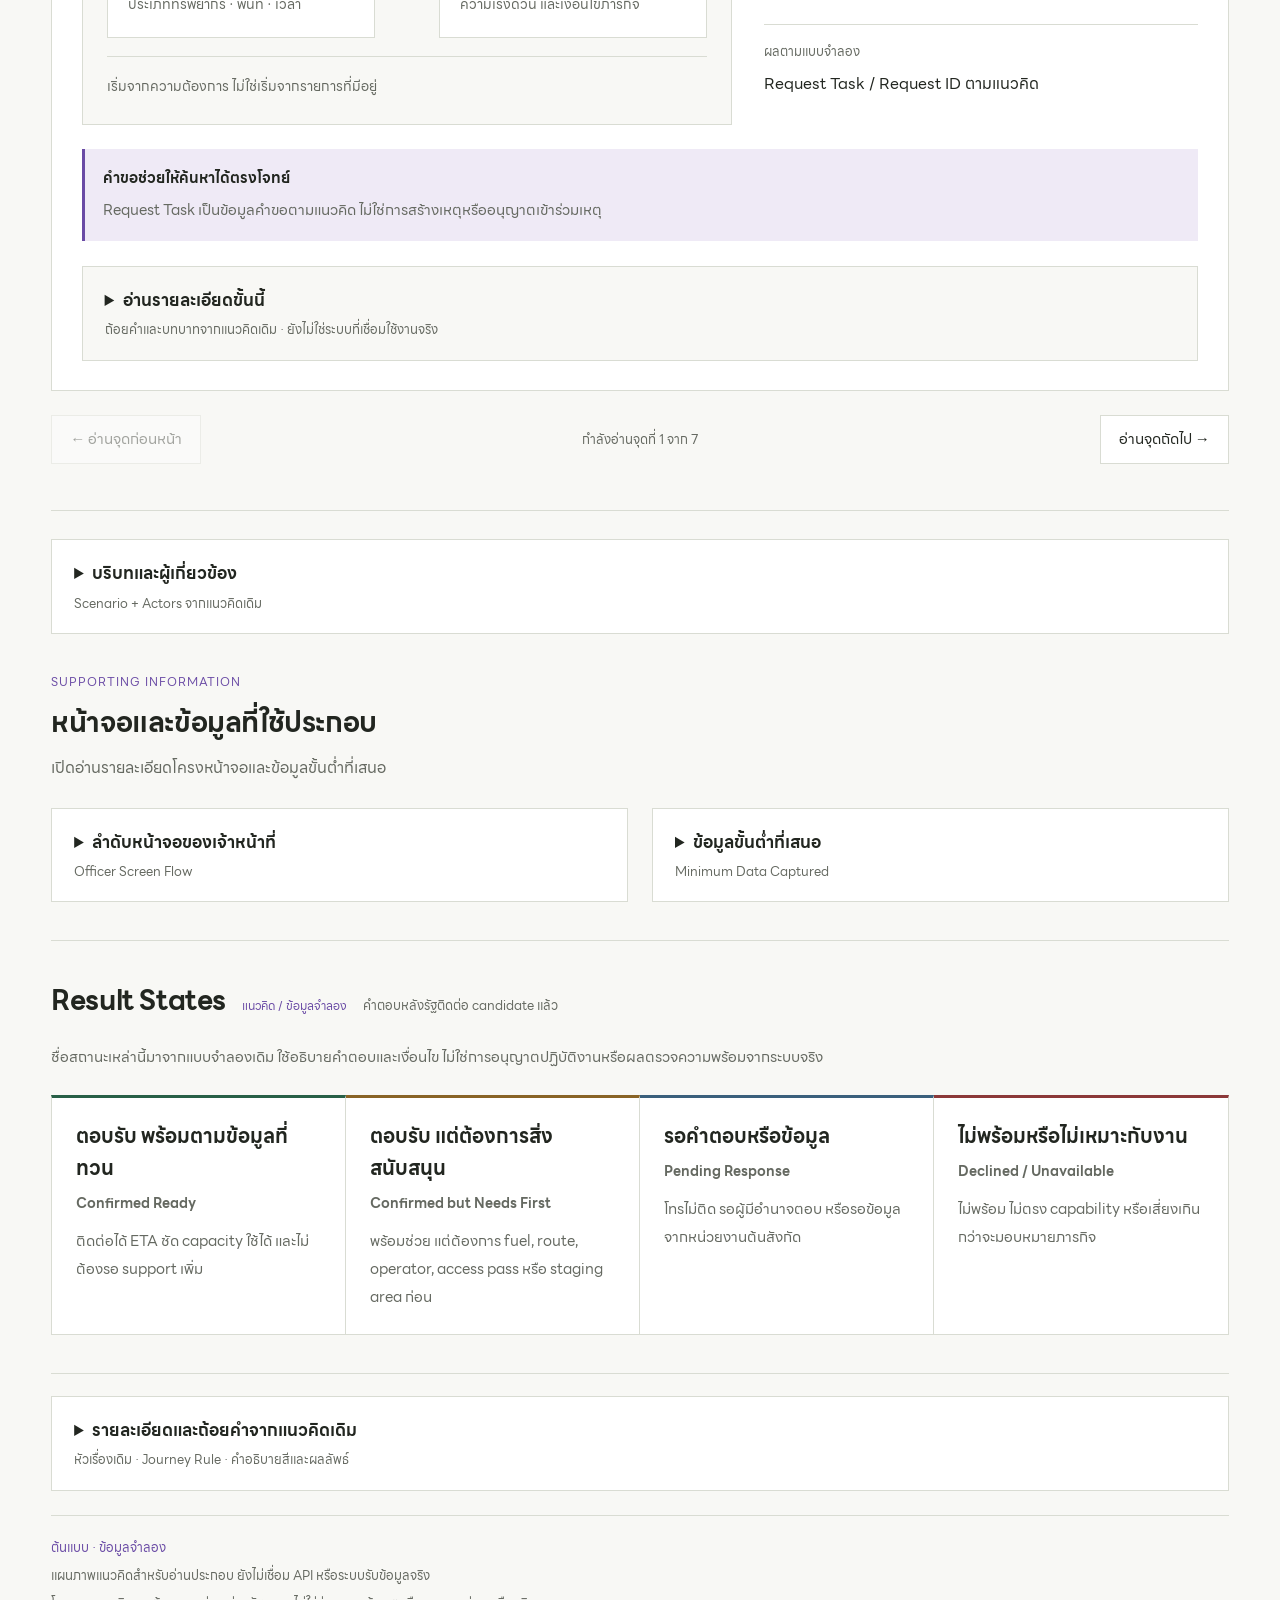
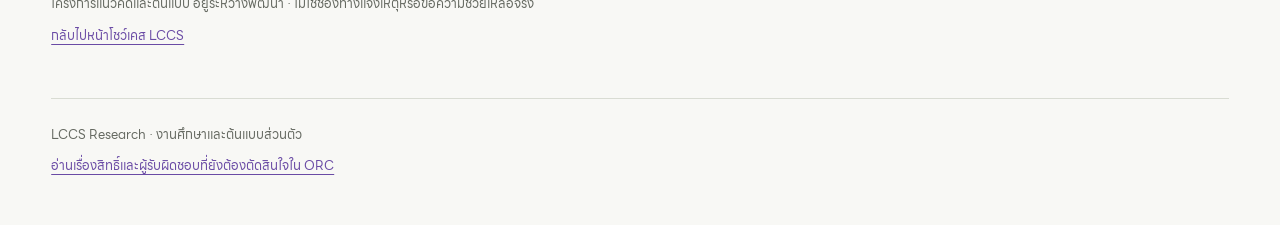
<file: prototypes/LCCS_Government_Console_API_User_Journey.html>
<!doctype html>
<html lang="th">
<head><meta charset="utf-8"><meta name="viewport" content="width=device-width, initial-scale=1"><meta name="description" content="อ่านแนวคิดช่องทาง Government-led ของ LCCS ผ่าน 7 จุด ตั้งแต่ความต้องการในพื้นที่ การติดต่อหน่วยสนับสนุน และทวนเงื่อนไข ก่อนส่งข้อมูลให้ ICP พิจารณาต่อ"><title>LCCS Government Console / API User Journey</title><meta name="theme-color" content="#f8f8f5"><link rel="icon" href="data:,"><link rel="stylesheet" href="government-journey.css?v=reader-20261118"><script src="government-journey.js?v=reader-20261118" defer></script></head>
<body class="government-reader">
<a class="gj-skip-link" href="#main">ข้ามไปเนื้อหา</a>
<header class="gj-site-header"><a class="gj-wordmark" href="../index.html" aria-label="หน้าแรก LCCS Research">LCCS<span aria-hidden="true">_</span><small>RESEARCH</small></a><nav class="gj-backlinks" aria-label="กลับไปอ่าน"><a href="LCCS_Stakeholder_Registration_ORC_Chart.html">กลับไปภาพรวมการเข้าร่วม ↗</a><a href="../index.html#prototype-library">หน้าโชว์เคส LCCS ↗</a></nav></header>
<main id="main" class="gj-shell" tabindex="-1">
<section class="gj-hero" aria-labelledby="government-title"><div class="gj-hero-grid"><div class="gj-hero-copy"><p class="gj-eyebrow">LCCS / GOVERNMENT-LED JOURNEY</p><h1 id="government-title">จากความต้องการในพื้นที่<br>สู่ทรัพยากรที่ประสานต่อได้</h1><p class="gj-lead">แนวคิดเครื่องมือสำหรับเจ้าหน้าที่ ตั้งแต่ระบุสิ่งที่ต้องการ ค้นและติดต่อหน่วยสนับสนุน ไปจนถึงทวนเงื่อนไขและรวบรวมข้อมูลให้ ICP พิจารณาต่อ</p><p class="gj-concept">แนวคิดและต้นแบบ · ยังไม่เชื่อม API หรือระบบรับข้อมูลจริง</p><div class="gj-actions"><a class="gj-button gj-button-primary" href="#government-journey">อ่านเส้นทาง 7 จุด <span aria-hidden="true">↓</span></a><a class="gj-button" href="#result-states">ดูสถานะที่เสนอ <span aria-hidden="true">↗</span></a></div></div><figure class="gj-hero-art"><img src="assets/government-journey/government-console-overview-v1.png" width="1536" height="1024" fetchpriority="high" alt="ภาพแนวคิดกึ่งจริงแบบสถาปัตยกรรมบนฐานเดียว ด้านซ้ายเจ้าหน้าที่ดูความต้องการบนแผนที่ ตรงกลางติดต่อหน่วยสนับสนุนใกล้รถและเครื่องกำเนิดไฟฟ้า ด้านขวาทีมคนทบทวนข้อมูลร่วมกันหน้าจอ"><figcaption>ภาพแนวคิดสร้างด้วย AI · พื้นที่และข้อมูลสมมติ</figcaption></figure></div>
<ol class="gj-phases"><li><span>01–03 / ระบุและค้นหา</span><strong>รู้ว่าขาดอะไร และใครอาจช่วย</strong><p>ระบุความต้องการ ค้นข้อมูล และคัดรายชื่อ</p></li><li><span class="gj-phase-arrow" aria-hidden="true">→</span><span>04–05 / ติดต่อและบันทึก</span><strong>คุยกับเจ้าของทรัพยากร</strong><p>รับคำตอบพร้อมเวลาและเงื่อนไขที่ยังขาด</p></li><li><span class="gj-phase-arrow" aria-hidden="true">→</span><span>06–07 / ทบทวนและส่งต่อ</span><strong>ให้คนทวน ก่อนส่งข้อมูลต่อ</strong><p>เห็นเงื่อนไขร่วมกัน แล้วให้ ICP พิจารณา</p></li></ol></section>
<aside class="gj-boundary"><strong>พบรายชื่อ ≠ ยืนยันความพร้อม · ขึ้นบอร์ด ≠ อนุญาตปฏิบัติงาน</strong><p>Safety Gate เป็นการทบทวนโดยคน ไม่ใช่การรับรองความปลอดภัย ผู้ตรวจความพร้อมและผู้ให้สิทธิ์ยังต้องกำหนดแยกกัน</p></aside>
<section class="gj-section" id="government-journey" aria-labelledby="gj-reader-title" data-government-reader><header class="gj-section-intro"><p class="gj-eyebrow">USER JOURNEY / EXPLAINED</p><h2 id="gj-reader-title">เลือกอ่าน จากคำขอถึงการส่งต่อ</h2><p>7 จุดสำหรับทำความเข้าใจแนวคิด ไม่ใช่แบบฟอร์มสมัครหรือหน้าทำรายการจริง</p></header><nav aria-label="เลือกอ่าน Government Journey"><ol class="gj-stepbar"><li><a href="#government-step-1" id="gj-tab-1" data-government-tab="1"><svg viewBox="0 0 24 24" aria-hidden="true" focusable="false"><path d="M4 5h16v16H4zM8 5V2h8v3M8 10h8M8 14h8M8 18h4"/></svg><span class="gj-tab-number">01</span><span class="gj-tab-name">ระบุความต้องการ</span></a></li><li><a href="#government-step-2" id="gj-tab-2" data-government-tab="2"><svg viewBox="0 0 24 24" aria-hidden="true" focusable="false"><circle cx="10" cy="10" r="7"/><path d="m15 15 6 6M7 10h6M10 7v6"/></svg><span class="gj-tab-number">02</span><span class="gj-tab-name">ค้นรายชื่อ</span></a></li><li><a href="#government-step-3" id="gj-tab-3" data-government-tab="3"><svg viewBox="0 0 24 24" aria-hidden="true" focusable="false"><path d="M8 5h13M8 12h13M8 19h13M3 4v2M3 11v2M3 18v2"/></svg><span class="gj-tab-number">03</span><span class="gj-tab-name">คัดผู้ที่อาจช่วย</span></a></li><li><a href="#government-step-4" id="gj-tab-4" data-government-tab="4"><svg viewBox="0 0 24 24" aria-hidden="true" focusable="false"><path d="M6 3H3v4c0 8 6 14 14 14h4v-3l-5-3-2 2a14 14 0 0 1-7-7l2-2z"/></svg><span class="gj-tab-number">04</span><span class="gj-tab-name">ติดต่อรับคำตอบ</span></a></li><li><a href="#government-step-5" id="gj-tab-5" data-government-tab="5"><svg viewBox="0 0 24 24" aria-hidden="true" focusable="false"><path d="M4 3h12l4 4v14H4zM15 3v5h5M8 12h8M8 16h8"/></svg><span class="gj-tab-number">05</span><span class="gj-tab-name">บันทึกข้อจำกัด</span></a></li><li><a href="#government-step-6" id="gj-tab-6" data-government-tab="6"><svg viewBox="0 0 24 24" aria-hidden="true" focusable="false"><circle cx="12" cy="7" r="3"/><path d="M5 21v-3a7 7 0 0 1 14 0v3M3 5H1v16h3M21 5h2v16h-2"/></svg><span class="gj-tab-number">06</span><span class="gj-tab-name">ทวนเงื่อนไข</span></a></li><li><a href="#government-step-7" id="gj-tab-7" data-government-tab="7"><svg viewBox="0 0 24 24" aria-hidden="true" focusable="false"><path d="M3 3h18v14H3zM12 17v5M7 22h10M6 7h4v6H6zM13 7h5M13 11h5"/></svg><span class="gj-tab-number">07</span><span class="gj-tab-name">ส่งต่อให้ ICP</span></a></li></ol></nav><p class="gj-reading-note">เลือกหัวข้อที่ต้องการอ่านได้โดยตรง · แถบนี้แสดงจุดที่กำลังอ่าน ไม่ใช่ความคืบหน้าหรือผลอนุมัติ</p><div class="gj-panels"><section class="gj-panel" id="government-step-1" data-government-panel="1" aria-labelledby="gj-title-1" tabindex="-1">
<header class="gj-panel-header"><p class="gj-eyebrow">จุดที่ 01 / 07</p><h3 id="gj-title-1">เริ่มจากสิ่งที่พื้นที่ต้องการ</h3><p class="gj-summary">ระบุงาน พื้นที่ เวลา และเงื่อนไขที่ต้องการให้ชัด ก่อนออกค้นหาหน่วยสนับสนุน</p></header>
<div class="gj-panel-content"><div class="gj-visual" role="group" aria-label="ภาพอธิบาย ระบุความต้องการ"><div class="gj-mini-flow"><div class="gj-mini-node"><svg viewBox="0 0 24 24" aria-hidden="true" focusable="false"><path d="M4 5h16v16H4zM8 5V2h8v3M8 10h8M8 14h8M8 18h4"/></svg><h4>ความต้องการในพื้นที่</h4><p>ประเภททรัพยากร · พื้นที่ · เวลา</p></div><span class="gj-mini-arrow" aria-hidden="true">→</span><div class="gj-mini-node"><svg viewBox="0 0 24 24" aria-hidden="true" focusable="false"><path d="M4 3h12l4 4v14H4zM15 3v5h5M8 12h8M8 16h8"/></svg><h4>คำขอพร้อมบริบท</h4><p>ความเร่งด่วน และเงื่อนไขภารกิจ</p></div></div><p class="gj-diagram-note">เริ่มจากความต้องการ ไม่ใช่เริ่มจากรายการที่มีอยู่</p></div><dl class="gj-facts"><div><dt>ผู้เกี่ยวข้อง</dt><dd>เจ้าหน้าที่รัฐ / ICP Operator</dd></div><div><dt>ทำอะไร</dt><dd>เลือกประเภททรัพยากรและบันทึกบริบทของคำขอ</dd></div><div><dt>ผลตามแบบจำลอง</dt><dd>Request Task / Request ID ตามแนวคิด</dd></div></dl></div>
<div class="gj-panel-boundary"><strong>คำขอช่วยให้ค้นหาได้ตรงโจทย์</strong><p>Request Task เป็นข้อมูลคำขอตามแนวคิด ไม่ใช่การสร้างเหตุหรืออนุญาตเข้าร่วมเหตุ</p></div>
<details class="gj-stage-detail"><summary>อ่านรายละเอียดขั้นนี้<span class="gj-detail-hint">ถ้อยคำและบทบาทจากแนวคิดเดิม · ยังไม่ใช่ระบบที่เชื่อมใช้งานจริง</span></summary><article class="stage">
          <div class="stage-head">
            <div class="stage-no">1</div>
            <h3>เกิดความต้องการใน ICP</h3>
          </div>
          <div class="stage-body">
            <div class="journey-row">
              <b>Officer action</b>
              <span>เลือกประเภทที่ต้องการ เช่น รถสูง, ทีมแพทย์, ตำรวจจราจร, generator</span>
            </div>
            <div class="journey-row system">
              <b>System action</b>
              <span>สร้าง Request Task พร้อมพื้นที่ เวลา ความเร่งด่วน และเงื่อนไขภารกิจ</span>
              <span class="output">Request ID</span>
            </div>
          </div>
        </article></details>
</section><section class="gj-panel" id="government-step-2" data-government-panel="2" aria-labelledby="gj-title-2" tabindex="-1">
<header class="gj-panel-header"><p class="gj-eyebrow">จุดที่ 02 / 07</p><h3 id="gj-title-2">ค้นว่าใครหรืออะไรอาจช่วยได้</h3><p class="gj-summary">ค้นหน่วยงาน คน หรือทรัพยากรจากพื้นที่และความสามารถ พร้อมเก็บที่มาของข้อมูล</p></header>
<div class="gj-panel-content"><div class="gj-visual" role="group" aria-label="ภาพอธิบาย ค้นรายชื่อ"><div class="gj-mini-flow"><div class="gj-mini-node"><svg viewBox="0 0 24 24" aria-hidden="true" focusable="false"><circle cx="10" cy="10" r="7"/><path d="m15 15 6 6M7 10h6M10 7v6"/></svg><h4>เงื่อนไขค้นหา</h4><p>พื้นที่ · ความสามารถ · ประเภททรัพยากร</p></div><span class="gj-mini-arrow" aria-hidden="true">→</span><div class="gj-mini-node"><svg viewBox="0 0 24 24" aria-hidden="true" focusable="false"><path d="M8 5h13M8 12h13M8 19h13M3 4v2M3 11v2M3 18v2"/></svg><h4>รายชื่อที่อาจช่วยได้</h4><p>พร้อมที่มาของข้อมูล</p></div></div><p class="gj-diagram-note">รายชื่อเป็นจุดเริ่มต้นของการติดต่อ ไม่ใช่ผลรับรองความพร้อม</p></div><dl class="gj-facts"><div><dt>ผู้เกี่ยวข้อง</dt><dd>เจ้าหน้าที่รัฐ / ICP Operator</dd></div><div><dt>ทำอะไร</dt><dd>ค้นจากหน่วยงาน พื้นที่ capability หรือ asset type</dd></div><div><dt>ผลตามแบบจำลอง</dt><dd>Candidate list ตามแนวคิด</dd></div></dl></div>
<div class="gj-panel-boundary"><strong>พบรายชื่อ ≠ ยืนยันความพร้อม</strong><p>Registry / API เป็นแนวทางเชื่อมข้อมูลที่เสนอ หน้านี้ยังไม่ได้ดึงข้อมูลจากระบบจริง</p></div>
<details class="gj-stage-detail"><summary>อ่านรายละเอียดขั้นนี้<span class="gj-detail-hint">ถ้อยคำและบทบาทจากแนวคิดเดิม · ยังไม่ใช่ระบบที่เชื่อมใช้งานจริง</span></summary><article class="stage">
          <div class="stage-head">
            <div class="stage-no">2</div>
            <h3>ค้นรายชื่อหรือทรัพยากร</h3>
          </div>
          <div class="stage-body">
            <div class="journey-row">
              <b>Officer action</b>
              <span>ค้นจากหน่วยงาน พื้นที่ capability asset type หรือรายชื่อผู้เชี่ยวชาญ</span>
            </div>
            <div class="journey-row system">
              <b>API action</b>
              <span>pull จากฐานกลางหรือ registry ที่เชื่อถือได้</span>
              <span class="output">Candidate list</span>
            </div>
          </div>
        </article></details>
</section><section class="gj-panel" id="government-step-3" data-government-panel="3" aria-labelledby="gj-title-3" tabindex="-1">
<header class="gj-panel-header"><p class="gj-eyebrow">จุดที่ 03 / 07</p><h3 id="gj-title-3">คัดรายชื่อให้เหมาะกับบริบท</h3><p class="gj-summary">พิจารณาพื้นที่ เวลา และความเสี่ยง เพื่อเลือกว่าจะติดต่อหน่วยหรือบุคคลใดต่อ</p></header>
<div class="gj-panel-content"><div class="gj-visual" role="group" aria-label="ภาพอธิบาย คัดผู้ที่อาจช่วย"><div class="gj-mini-flow"><div class="gj-mini-node"><svg viewBox="0 0 24 24" aria-hidden="true" focusable="false"><path d="M8 5h13M8 12h13M8 19h13M3 4v2M3 11v2M3 18v2"/></svg><h4>รายชื่อจากการค้นหา</h4><p>ข้อมูลติดต่อ และความสามารถที่มีบันทึก</p></div><span class="gj-mini-arrow" aria-hidden="true">→</span><div class="gj-mini-node"><svg viewBox="0 0 24 24" aria-hidden="true" focusable="false"><path d="M3 22V8l9-5 9 5v14M1 22h22M9 22v-6h6v6M7 10h1m8 0h1"/></svg><h4>รายชื่อสำหรับติดต่อ</h4><p>พิจารณาตามพื้นที่ เวลา และความเสี่ยง</p></div></div><p class="gj-diagram-note">ยังต้องรับคำตอบและเงื่อนไขจากหน่วยสนับสนุน</p></div><dl class="gj-facts"><div><dt>ผู้เกี่ยวข้อง</dt><dd>เจ้าหน้าที่รัฐ / ICP Operator</dd></div><div><dt>ทำอะไร</dt><dd>เปรียบเทียบข้อมูลติดต่อ capability และ availability ที่มี</dd></div><div><dt>ผลตามแบบจำลอง</dt><dd>Shortlist ตามแนวคิด</dd></div></dl></div>
<div class="gj-panel-boundary"><strong>ข้อมูลเดิมยังต้องทวนกับเจ้าของทรัพยากร</strong><p>การถูกคัดเข้ารายชื่อไม่ได้แปลว่าหน่วยนั้นตอบรับ หรือมีทรัพยากรพร้อมใช้งานแล้ว</p></div>
<details class="gj-stage-detail"><summary>อ่านรายละเอียดขั้นนี้<span class="gj-detail-hint">ถ้อยคำและบทบาทจากแนวคิดเดิม · ยังไม่ใช่ระบบที่เชื่อมใช้งานจริง</span></summary><article class="stage">
          <div class="stage-head">
            <div class="stage-no">3</div>
            <h3>เลือก candidate</h3>
          </div>
          <div class="stage-body">
            <div class="journey-row">
              <b>Officer action</b>
              <span>เลือกหน่วยหรือคนที่เหมาะกับพื้นที่ เวลา และความเสี่ยง</span>
            </div>
            <div class="journey-row system">
              <b>System action</b>
              <span>แสดงข้อมูลติดต่อ capability ล่าสุด และประวัติ availability ถ้ามี</span>
              <span class="output">Shortlist</span>
            </div>
          </div>
        </article></details>
</section><section class="gj-panel" id="government-step-4" data-government-panel="4" aria-labelledby="gj-title-4" tabindex="-1">
<header class="gj-panel-header"><p class="gj-eyebrow">จุดที่ 04 / 07</p><h3 id="gj-title-4">คุยกับคนที่รับเรื่องได้</h3><p class="gj-summary">ส่งคำขอผ่านโทรศัพท์ ข้อความราชการ หรือช่องทางหน่วยงาน แล้วรับคำตอบกลับพร้อมเงื่อนไข</p></header>
<div class="gj-panel-content"><div class="gj-visual" role="group" aria-label="ภาพอธิบาย ติดต่อรับคำตอบ"><div class="gj-mini-flow"><div class="gj-mini-node"><svg viewBox="0 0 24 24" aria-hidden="true" focusable="false"><path d="M6 3H3v4c0 8 6 14 14 14h4v-3l-5-3-2 2a14 14 0 0 1-7-7l2-2z"/></svg><h4>เจ้าหน้าที่ติดต่อ</h4><p>แจ้งโจทย์และบริบทของคำขอ</p></div><span class="gj-mini-arrow" aria-hidden="true">→</span><div class="gj-mini-node"><svg viewBox="0 0 24 24" aria-hidden="true" focusable="false"><circle cx="12" cy="7" r="4"/><path d="M4 22v-3a8 8 0 0 1 16 0v3"/></svg><h4>หน่วยสนับสนุนตอบ</h4><p>ตอบรับ / ปฏิเสธ / ขอข้อมูล / มีเงื่อนไข</p></div></div><p class="gj-diagram-note">บันทึกคำตอบตามที่ได้รับ ไม่ตีความการตอบรับเป็นการอนุมัติ</p></div><dl class="gj-facts"><div><dt>ผู้เกี่ยวข้อง</dt><dd>เจ้าหน้าที่รัฐ / ICP Operator และหน่วยสนับสนุน</dd></div><div><dt>ทำอะไร</dt><dd>แจ้งคำขอและรับคำตอบจากหน่วยที่ติดต่อ</dd></div><div><dt>ผลตามแบบจำลอง</dt><dd>Response: ตอบรับ ปฏิเสธ ขอรายละเอียด หรือมีเงื่อนไข</dd></div></dl></div>
<div class="gj-panel-boundary"><strong>คำตอบเป็นข้อมูลประกอบการประสานงาน</strong><p>การตอบรับยังไม่แทนการพิจารณาสิทธิ์ ความพร้อม หรือการมอบหมายงาน</p></div>
<details class="gj-stage-detail"><summary>อ่านรายละเอียดขั้นนี้<span class="gj-detail-hint">ถ้อยคำและบทบาทจากแนวคิดเดิม · ยังไม่ใช่ระบบที่เชื่อมใช้งานจริง</span></summary><article class="stage">
          <div class="stage-head">
            <div class="stage-no">4</div>
            <h3>ติดต่อและยืนยัน</h3>
          </div>
          <div class="stage-body">
            <div class="journey-row">
              <b>Officer action</b>
              <span>โทร ส่งข้อความราชการ หรือส่ง request ผ่านระบบของหน่วยงาน</span>
            </div>
            <div class="journey-row external">
              <b>Support unit action</b>
              <span>ตอบรับ ปฏิเสธ ขอรายละเอียด หรือระบุเงื่อนไขก่อนเริ่มงาน</span>
              <span class="output">Response</span>
            </div>
          </div>
        </article></details>
</section><section class="gj-panel" id="government-step-5" data-government-panel="5" aria-labelledby="gj-title-5" tabindex="-1">
<header class="gj-panel-header"><p class="gj-eyebrow">จุดที่ 05 / 07</p><h3 id="gj-title-5">เก็บคำตอบพร้อมสิ่งที่ยังขาด</h3><p class="gj-summary">บันทึกผลการติดต่อ ETA จำนวนคนและอุปกรณ์ รวม needs-first และข้อจำกัด เพื่อให้ผู้รับช่วงอ่านต่อได้</p></header>
<div class="gj-panel-content"><div class="gj-visual" role="group" aria-label="ภาพอธิบาย บันทึกข้อจำกัด"><div class="gj-mini-flow"><div class="gj-mini-node"><svg viewBox="0 0 24 24" aria-hidden="true" focusable="false"><path d="M6 3H3v4c0 8 6 14 14 14h4v-3l-5-3-2 2a14 14 0 0 1-7-7l2-2z"/></svg><h4>คำตอบจากหน่วย</h4><p>ผลการติดต่อ · ETA · จำนวนคน / อุปกรณ์</p></div><span class="gj-mini-arrow" aria-hidden="true">→</span><div class="gj-mini-node"><svg viewBox="0 0 24 24" aria-hidden="true" focusable="false"><path d="M4 3h12l4 4v14H4zM15 3v5h5M8 12h8M8 16h8"/></svg><h4>ข้อมูลพร้อมเงื่อนไข</h4><p>สิ่งที่ต้องการก่อนเริ่ม และข้อจำกัด</p></div></div><p class="gj-diagram-note">เก็บเงื่อนไขควบคู่กับทรัพยากร ไม่แสดงเพียงคำว่าพร้อม</p></div><dl class="gj-facts"><div><dt>ผู้เกี่ยวข้อง</dt><dd>เจ้าหน้าที่รัฐ / ICP Operator</dd></div><div><dt>ทำอะไร</dt><dd>บันทึกคำตอบ เวลา ความสามารถ และเงื่อนไขของทรัพยากร</dd></div><div><dt>ผลตามแบบจำลอง</dt><dd>Helper / Unit / Asset / Supply record และ Resource ID ตามแนวคิด</dd></div></dl></div>
<div class="gj-panel-boundary"><strong>รายละเอียดที่ครบช่วยให้ทบทวนต่อได้</strong><p>Resource ID เป็นรหัสรายการตามแนวคิด ไม่ใช่การยืนยันตัวบุคคลหรือการให้สิทธิ์</p></div>
<details class="gj-stage-detail"><summary>อ่านรายละเอียดขั้นนี้<span class="gj-detail-hint">ถ้อยคำและบทบาทจากแนวคิดเดิม · ยังไม่ใช่ระบบที่เชื่อมใช้งานจริง</span></summary><article class="stage">
          <div class="stage-head">
            <div class="stage-no">5</div>
            <h3>บันทึกคำตอบ</h3>
          </div>
          <div class="stage-body">
            <div class="journey-row">
              <b>Officer action</b>
              <span>บันทึก contact result, ETA, จำนวนคน/อุปกรณ์, needs-first และข้อจำกัด</span>
            </div>
            <div class="journey-row system">
              <b>System action</b>
              <span>สร้างหรือ update Helper / Unit / Asset / Supply record</span>
              <span class="output">Resource ID</span>
            </div>
          </div>
        </article></details>
</section><section class="gj-panel" id="government-step-6" data-government-panel="6" aria-labelledby="gj-title-6" tabindex="-1">
<header class="gj-panel-header"><p class="gj-eyebrow">จุดที่ 06 / 07</p><h3 id="gj-title-6">ทวนสิ่งที่ต้องพร้อมก่อน — Safety Gate</h3><p class="gj-summary">ให้คนทบทวนว่าติดต่อได้จริงหรือไม่ เวลาเป็นอย่างไร และยังขาดเงื่อนไขใดก่อนส่งต่อข้อมูล</p></header>
<div class="gj-panel-content"><div class="gj-visual" role="group" aria-label="ภาพอธิบาย ทวนเงื่อนไข"><div class="gj-data-chips"><span>fuel</span><span>route</span><span>operator</span><span>access pass</span><span>staging area</span></div><div class="gj-mini-flow"><div class="gj-mini-node"><svg viewBox="0 0 24 24" aria-hidden="true" focusable="false"><path d="m12 2 9 5v10l-9 5-9-5V7zM3 7l9 5 9-5M12 12v10M7 4.8l9 5"/></svg><h4>เงื่อนไขที่ต้องทวน</h4><p>ติดต่อได้ · ETA · สิ่งที่ยังขาด</p></div><span class="gj-mini-arrow" aria-hidden="true">→</span><div class="gj-mini-node"><svg viewBox="0 0 24 24" aria-hidden="true" focusable="false"><circle cx="12" cy="7" r="3"/><path d="M5 21v-3a7 7 0 0 1 14 0v3M3 5H1v16h3M21 5h2v16h-2"/></svg><h4>คนทบทวนข้อมูล</h4><p>พิจารณาเงื่อนไขและสถานะที่เสนอ</p></div></div><p class="gj-diagram-note">การทบทวนไม่แทนสิทธิ์เข้าพื้นที่หรือการรับรองว่าปลอดภัย</p></div><dl class="gj-facts"><div><dt>ผู้เกี่ยวข้อง</dt><dd>ผู้รับผิดชอบทบทวน — บทบาทผู้ตรวจยังต้องกำหนด</dd></div><div><dt>ทำอะไร</dt><dd>ทวนคำตอบ ETA และ needs-first เช่น เชื้อเพลิง เส้นทาง หรือผู้ควบคุม</dd></div><div><dt>ผลตามแบบจำลอง</dt><dd>สถานะความพร้อมตามข้อเสนอ เพื่อประกอบการพิจารณา</dd></div></dl></div>
<div class="gj-panel-boundary"><strong>Safety Gate คือการทบทวนโดยคน</strong><p>ไม่ใช่การอนุญาตเข้าร่วมเหตุหรือรับรองความปลอดภัย ผู้ตรวจความพร้อมและผู้ให้สิทธิ์ยังเป็นเรื่องเปิดใน ORC-P04</p></div>
<details class="gj-stage-detail"><summary>อ่านรายละเอียดขั้นนี้<span class="gj-detail-hint">ถ้อยคำและบทบาทจากแนวคิดเดิม · ยังไม่ใช่ระบบที่เชื่อมใช้งานจริง</span></summary><article class="stage">
          <div class="stage-head">
            <div class="stage-no">6</div>
            <h3>Safety Gate</h3>
          </div>
          <div class="stage-body">
            <div class="journey-row risk">
              <b>Decision</b>
              <span>ติดต่อได้จริงไหม ETA เชื่อถือได้ไหม ต้องการ fuel, route, access pass, operator หรือ staging area ไหม</span>
            </div>
            <div class="journey-row system">
              <b>System action</b>
              <span>ตั้งสถานะ Ready, Need ICP Support First, Pending หรือ Unavailable</span>
              <span class="output">Readiness</span>
            </div>
          </div>
        </article></details>
</section><section class="gj-panel" id="government-step-7" data-government-panel="7" aria-labelledby="gj-title-7" tabindex="-1">
<header class="gj-panel-header"><p class="gj-eyebrow">จุดที่ 07 / 07</p><h3 id="gj-title-7">ส่ง Resource Card ให้พิจารณาต่อ</h3><p class="gj-summary">รวบรวมข้อมูลล่าสุด ที่มา และเงื่อนไข ส่งให้ ICP เห็นภาพเดียวกันก่อนพิจารณาการสนับสนุนหรืองานต่อไป</p></header>
<div class="gj-panel-content"><div class="gj-visual" role="group" aria-label="ภาพอธิบาย ส่งต่อให้ ICP"><div class="gj-mini-flow"><div class="gj-mini-node"><svg viewBox="0 0 24 24" aria-hidden="true" focusable="false"><path d="M4 3h12l4 4v14H4zM15 3v5h5M8 12h8M8 16h8"/></svg><h4>Resource Card</h4><p>ข้อมูลทรัพยากร · เงื่อนไข · เวลาอัปเดต</p></div><span class="gj-mini-arrow" aria-hidden="true">→</span><div class="gj-mini-node"><svg viewBox="0 0 24 24" aria-hidden="true" focusable="false"><path d="M3 3h18v14H3zM12 17v5M7 22h10M6 7h4v6H6zM13 7h5M13 11h5"/></svg><h4>ICP พิจารณาต่อ</h4><p>เห็นข้อมูลเพื่อประสานงานและทวนงานถัดไป</p></div></div><p class="gj-diagram-note">คำว่า Mission-ready ในต้นฉบับเป็นข้อเสนอ ไม่ใช่สถานะอำนาจที่ใช้งานจริง</p></div><dl class="gj-facts"><div><dt>ผู้เกี่ยวข้อง</dt><dd>ICP และผู้รับผิดชอบตามกติกางานที่ยังต้องกำหนด</dd></div><div><dt>ทำอะไร</dt><dd>อ่าน Resource Card พร้อมสถานะ เวลาอัปเดต และข้อมูลสำหรับทบทวน</dd></div><div><dt>ผลตามแบบจำลอง</dt><dd>Resource Card บน ICP Board ตามแนวคิด</dd></div></dl></div>
<div class="gj-panel-boundary"><strong>ขึ้นบอร์ด ≠ อนุญาตปฏิบัติงาน</strong><p>การมอบหมายภารกิจหรือส่งการสนับสนุนต้องพิจารณาตามกติกาที่เกี่ยวข้อง ไม่เกิดขึ้นอัตโนมัติจากการลงทะเบียน</p></div>
<details class="gj-stage-detail"><summary>อ่านรายละเอียดขั้นนี้<span class="gj-detail-hint">ถ้อยคำและบทบาทจากแนวคิดเดิม · ยังไม่ใช่ระบบที่เชื่อมใช้งานจริง</span></summary><article class="stage">
          <div class="stage-head">
            <div class="stage-no">7</div>
            <h3>ขึ้น ICP Board</h3>
          </div>
          <div class="stage-body">
            <div class="journey-row icp">
              <b>ICP action</b>
              <span>เห็น Resource Card และเลือก assign mission หรือส่ง support ก่อน</span>
            </div>
            <div class="journey-row system">
              <b>System output</b>
              <span>last updated, verification status, assignment status และ audit trail</span>
              <span class="output">Mission-ready card</span>
            </div>
          </div>
        </article></details>
</section></div><div class="gj-controls" hidden><button type="button" data-government-prev>← อ่านจุดก่อนหน้า</button><p class="gj-current" aria-live="polite" aria-atomic="true"></p><button type="button" data-government-next>อ่านจุดถัดไป →</button></div></section>
<details class="gj-context-details" id="scenario-actors"><summary>บริบทและผู้เกี่ยวข้อง<span class="gj-detail-hint">Scenario + Actors จากแนวคิดเดิม</span></summary><section class="overview">
        <div class="panel">
          <div class="panel-head">
            <h2>Scenario</h2><span class="prototype-sample-label">แนวคิด / ข้อมูลจำลอง</span>
            <span>happy path แรก</span>
          </div>
          <div class="panel-body scenario">
            <div class="scenario-main">
              <b>ICP ต้องการกำลังหรือทรัพยากรที่มีเจ้าของชัดเจน</b>
              <span>เช่น ทหาร ตำรวจ EMS โรงพยาบาล หน่วยงานรัฐ บริษัทคลังสินค้า หรือผู้เชี่ยวชาญที่มีรายชื่อในฐานข้อมูลกลาง</span>
            </div>
            <div class="mini-grid">
              <div class="mini">
                <b>Start</b>
                <span>Need / Request Task</span>
              </div>
              <div class="mini">
                <b>Middle</b>
                <span>API Search + Confirm</span>
              </div>
              <div class="mini">
                <b>End</b>
                <span>Resource Card Ready</span>
              </div>
            </div>
          </div>
        </div>

        <div class="panel">
          <div class="panel-head">
            <h2>Actors</h2><span class="prototype-sample-label">แนวคิด / ข้อมูลจำลอง</span>
            <span>ใครเกี่ยวข้อง</span>
          </div>
          <div class="panel-body">
            <div class="actor-list">
              <div class="actor">
                <b><i class="dot"></i> เจ้าหน้าที่รัฐ / ICP Operator</b>
                <span>เปิด request, ค้นหา, โทร confirm, บันทึกผล</span>
              </div>
              <div class="actor">
                <b><i class="dot blue"></i> ระบบ LCCS</b>
                <span>สร้าง task, ดึงข้อมูล, ออก ID, สร้าง Resource Card</span>
              </div>
              <div class="actor">
                <b><i class="dot teal"></i> หน่วยสนับสนุน</b>
                <span>ทหาร ตำรวจ EMS เอกชน หรือผู้เชี่ยวชาญที่ถูกร้องขอ</span>
              </div>
              <div class="actor">
                <b><i class="dot green"></i> ICP Board</b>
                <span>เห็นสถานะ confirmed, needs-first, ready หรือ assigned</span>
              </div>
            </div>
          </div>
        </div>
      </section></details>
<section class="gj-section" id="supporting-information" aria-labelledby="gj-support-title"><header class="gj-section-intro"><p class="gj-eyebrow">SUPPORTING INFORMATION</p><h2 id="gj-support-title">หน้าจอและข้อมูลที่ใช้ประกอบ</h2><p>เปิดอ่านรายละเอียดโครงหน้าจอและข้อมูลขั้นต่ำที่เสนอ</p></header><div class="gj-supporting-details"><details><summary>ลำดับหน้าจอของเจ้าหน้าที่<span class="gj-detail-hint">Officer Screen Flow</span></summary><div class="flow-card">
          <h3>Officer Screen Flow</h3>
          <div class="flow-steps">
            <div class="step">
              <div class="step-num">1</div>
              <div class="step-text"><b>Create Request</b><span>เลือกประเภททรัพยากร พื้นที่ เวลา ความเร่งด่วน และเหตุผล</span></div>
            </div>
            <div class="step">
              <div class="step-num">2</div>
              <div class="step-text"><b>Search Registry / API</b><span>ค้นหน่วย คน บริษัท หรือ asset ที่ใกล้และเหมาะกับภารกิจ</span></div>
            </div>
            <div class="step">
              <div class="step-num">3</div>
              <div class="step-text"><b>Contact Candidate</b><span>กดโทร ส่งข้อความ หรือส่งคำขอไปยังระบบของหน่วยงาน</span></div>
            </div>
            <div class="step">
              <div class="step-num">4</div>
              <div class="step-text"><b>Record Response</b><span>ตอบรับ ปฏิเสธ รอข้อมูลเพิ่ม หรือพร้อมแต่ต้องการ support ก่อน</span></div>
            </div>
            <div class="step">
              <div class="step-num">5</div>
              <div class="step-text"><b>Push to ICP Board</b><span>ออก Resource Card และส่งต่อให้ review/assign</span></div>
            </div>
          </div>
        </div></details><details><summary>ข้อมูลขั้นต่ำที่เสนอ<span class="gj-detail-hint">Minimum Data Captured</span></summary><div class="flow-card">
          <h3>Minimum Data Captured</h3>
          <div class="data-list">
            <div class="data-item"><b>Request</b><span>request type, area, urgency, mission note, requester</span></div>
            <div class="data-item"><b>Candidate</b><span>organization/person, role, contact, source registry, confidence</span></div>
            <div class="data-item"><b>Capacity</b><span>people, vehicles, assets, supplies, operating duration</span></div>
            <div class="data-item"><b>Availability</b><span>ready time, ETA, location, transport method</span></div>
            <div class="data-item"><b>Needs First</b><span>fuel, route, operator, access pass, radio channel, staging area</span></div>
            <div class="data-item"><b>Audit</b><span>who created, who confirmed, timestamp, last updated</span></div>
          </div>
        </div></details></div></section>
<section class="gj-section" id="result-states" aria-labelledby="gj-result-title"><div class="gj-result-heading" id="gj-result-title"><div class="section-title">
        <h2>Result States</h2><span class="prototype-sample-label">แนวคิด / ข้อมูลจำลอง</span>
        <span>คำตอบหลังรัฐติดต่อ candidate แล้ว</span>
      </div></div><p class="gj-state-scope">ชื่อสถานะเหล่านี้มาจากแบบจำลองเดิม ใช้อธิบายคำตอบและเงื่อนไข ไม่ใช่การอนุญาตปฏิบัติงานหรือผลตรวจความพร้อมจากระบบจริง</p><section class="cards">
        <div class="small-card">
          <h3>ตอบรับ พร้อมตามข้อมูลที่ทวน</h3>
          <b>Confirmed Ready</b>
          <span>ติดต่อได้ ETA ชัด capacity ใช้ได้ และไม่ต้องรอ support เพิ่ม</span>
        </div>
        <div class="small-card">
          <h3>ตอบรับ แต่ต้องการสิ่งสนับสนุน</h3>
          <b>Confirmed but Needs First</b>
          <span>พร้อมช่วย แต่ต้องการ fuel, route, operator, access pass หรือ staging area ก่อน</span>
        </div>
        <div class="small-card">
          <h3>รอคำตอบหรือข้อมูล</h3>
          <b>Pending Response</b>
          <span>โทรไม่ติด รอผู้มีอำนาจตอบ หรือรอข้อมูลจากหน่วยงานต้นสังกัด</span>
        </div>
        <div class="small-card">
          <h3>ไม่พร้อมหรือไม่เหมาะกับงาน</h3>
          <b>Declined / Unavailable</b>
          <span>ไม่พร้อม ไม่ตรง capability หรือเสี่ยงเกินกว่าจะมอบหมายภารกิจ</span>
        </div>
      </section></section>
<details class="gj-original" id="original-concept"><summary>รายละเอียดและถ้อยคำจากแนวคิดเดิม<span class="gj-detail-hint">หัวเรื่องเดิม · Journey Rule · คำอธิบายสีและผลลัพธ์</span></summary><p class="gj-original-note">คำว่า Ready, Mission-ready และ “พร้อมสั่งการ” ด้านล่างเป็นถ้อยคำในข้อเสนอเดิม ไม่ใช่อำนาจอนุญาตที่ยืนยันแล้ว หรือระบบเชื่อมต่อที่เปิดใช้งานจริง</p><div class="gj-original-header">
        <div>
          <h3>Government Console / API User Journey</h3>
          <p class="subtitle">Journey ง่ายสุดของช่องทางที่รัฐเป็นผู้เริ่ม: ICP เห็นความต้องการ → เจ้าหน้าที่ค้นฐานข้อมูลหรือ API → ขอสนับสนุน → บันทึกคำตอบ → Resource Card ขึ้น board</p>
        </div>
        <div class="mode-card">
          <b>Channel</b>
          <span>G: Government-led</span>
        </div>
      </div><div class="gj-source-headings"><div class="section-title">
        <h2>Main User Journey</h2><span class="prototype-sample-label">แนวคิด / ข้อมูลจำลอง</span>
        <span>เส้นทางหลักจาก request ไปเป็น Resource Card</span>
      </div><div class="section-title">
        <h2>Console Flow</h2><span class="prototype-sample-label">แนวคิด / ข้อมูลจำลอง</span>
        <span>สิ่งที่เจ้าหน้าที่เห็นเป็นลำดับบนหน้าจอ</span>
      </div></div><div class="footer">
        <div>
          <b>Journey Rule</b>
          <span>Government Console / API ไม่ใช่ฟอร์มรับสมัครทั่วไป แต่เป็นเครื่องมือของรัฐเพื่อเปลี่ยน request ที่เกิดจาก ICP ให้เป็น Resource Card ที่ตรวจสอบได้และพร้อมสั่งการ</span>
        </div>
        <div class="legend">
          <span class="chip gov">Request</span>
          <span class="chip blue">API</span>
          <span class="chip green">Resource Card</span>
          <span class="chip red">Safety Gate</span>
        </div>
      </div></details>
<aside class="prototype-notice" aria-label="สถานะต้นแบบ">
  <p class="prototype-notice-label">ต้นแบบ · ข้อมูลจำลอง</p>
  <p>แผนภาพแนวคิดสำหรับอ่านประกอบ ยังไม่เชื่อม API หรือระบบรับข้อมูลจริง</p>
  <p class="prototype-notice-scope">โครงการแนวคิดและต้นแบบ อยู่ระหว่างพัฒนา · ไม่ใช่ช่องทางแจ้งเหตุหรือขอความช่วยเหลือจริง</p>
  <a href="../index.html#prototype-library">กลับไปหน้าโชว์เคส LCCS</a>
</aside>
<footer class="gj-footer"><p>LCCS Research · งานศึกษาและต้นแบบส่วนตัว</p><p><a href="LCCS_Stakeholder_Registration_ORC_Chart.html#pending">อ่านเรื่องสิทธิ์และผู้รับผิดชอบที่ยังต้องตัดสินใจใน ORC</a></p></footer>
</main></body></html>
</file>
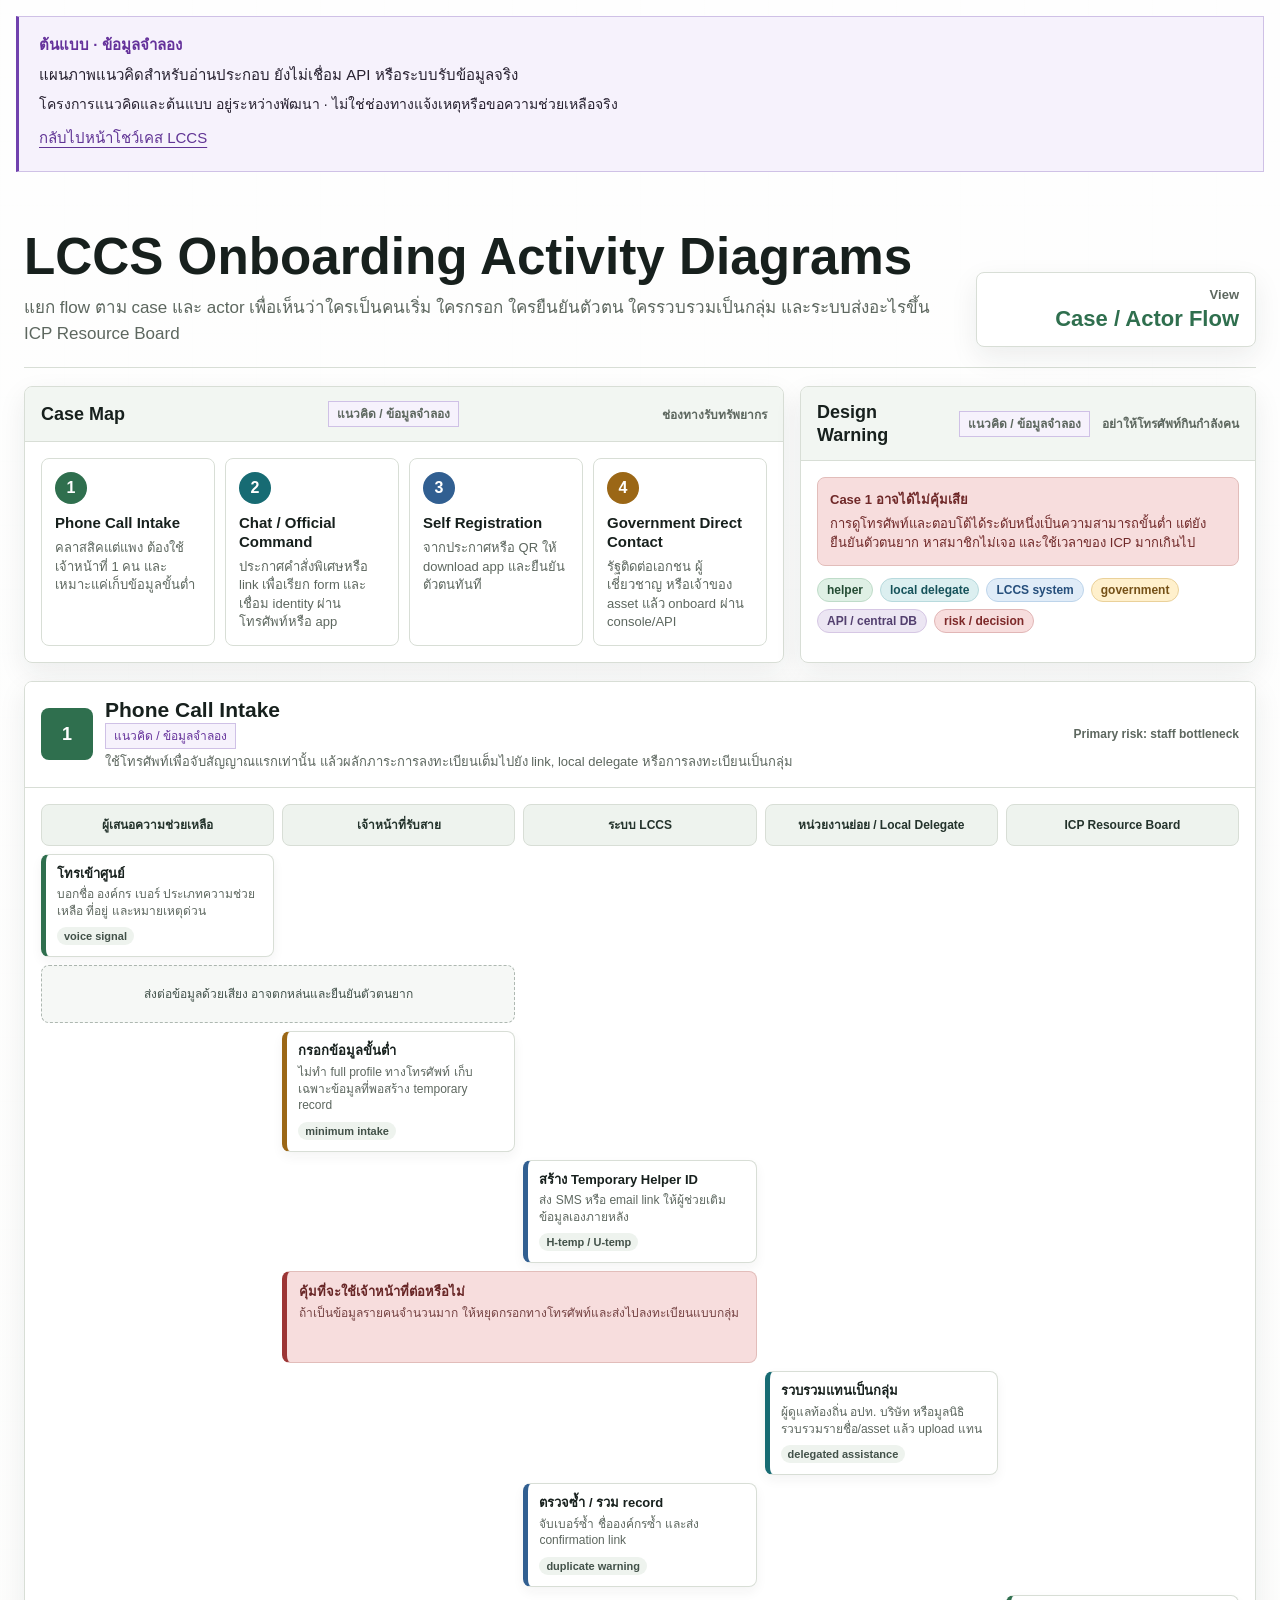
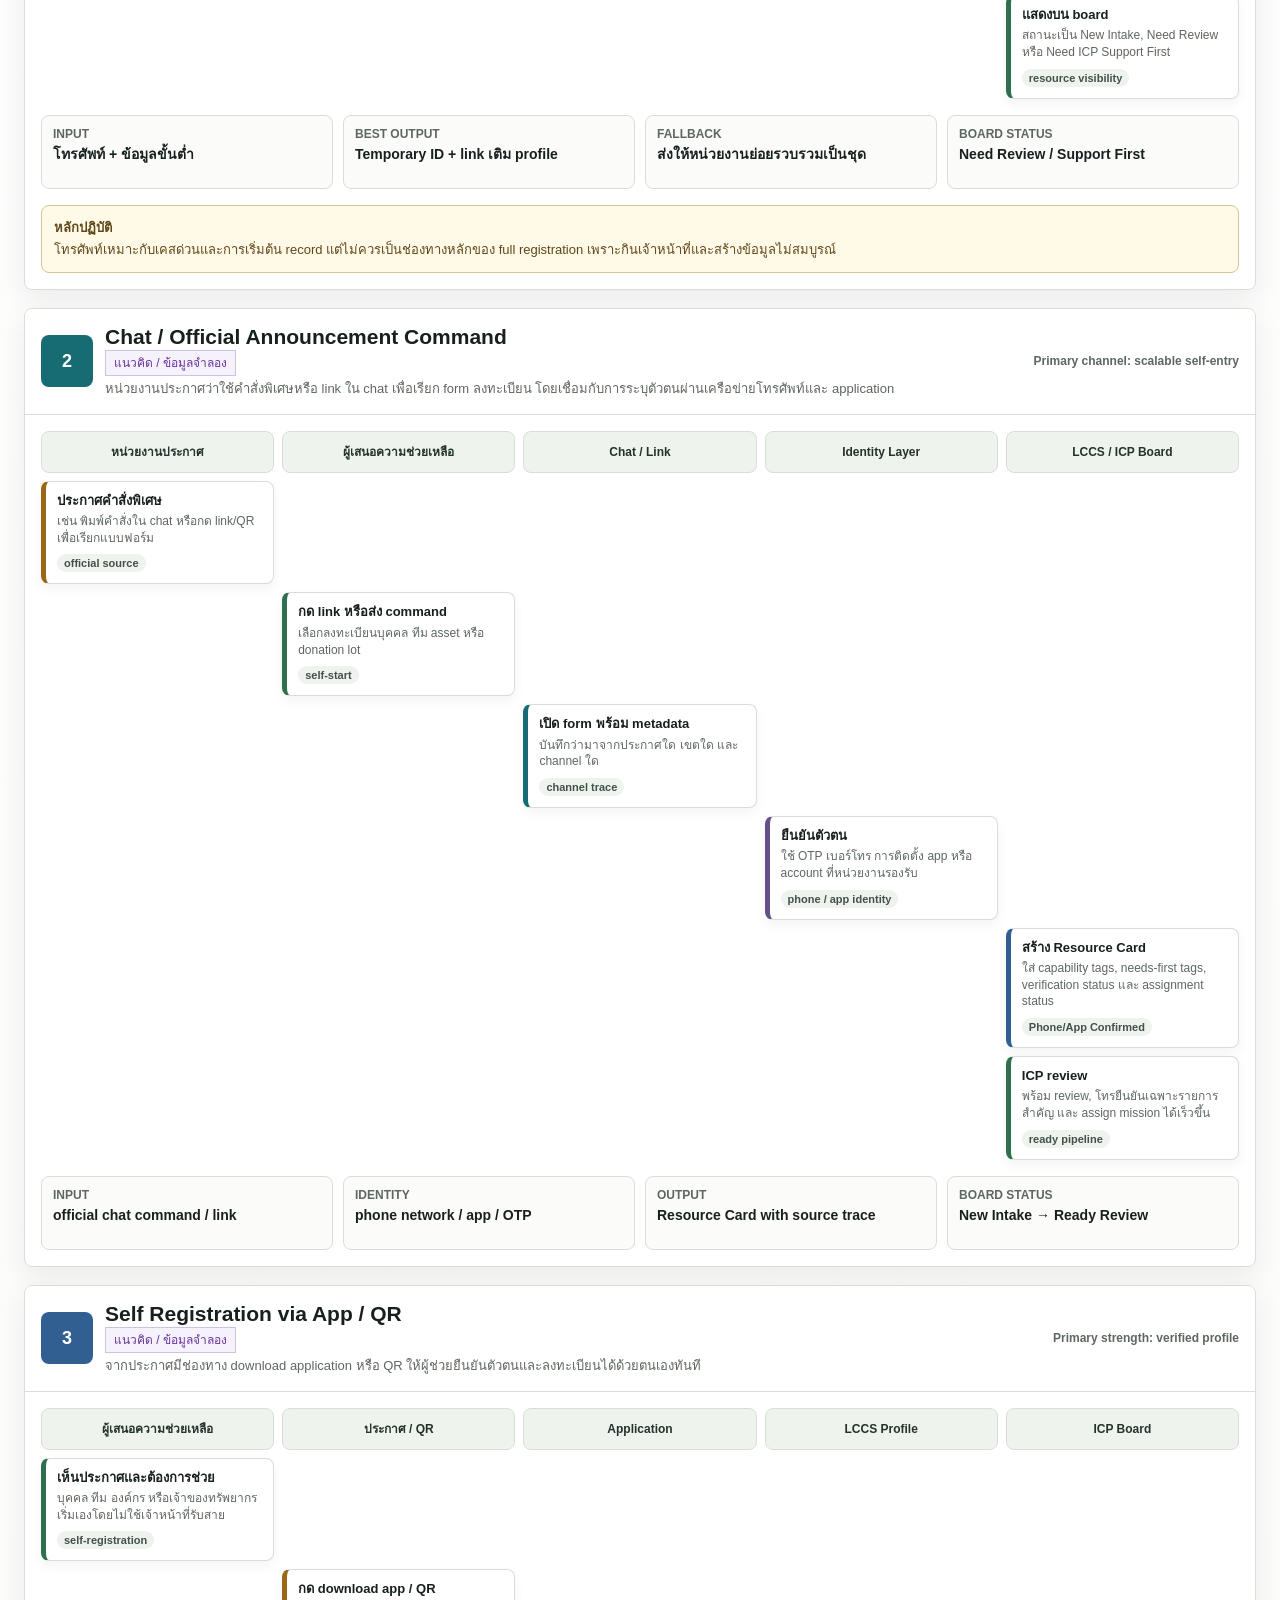
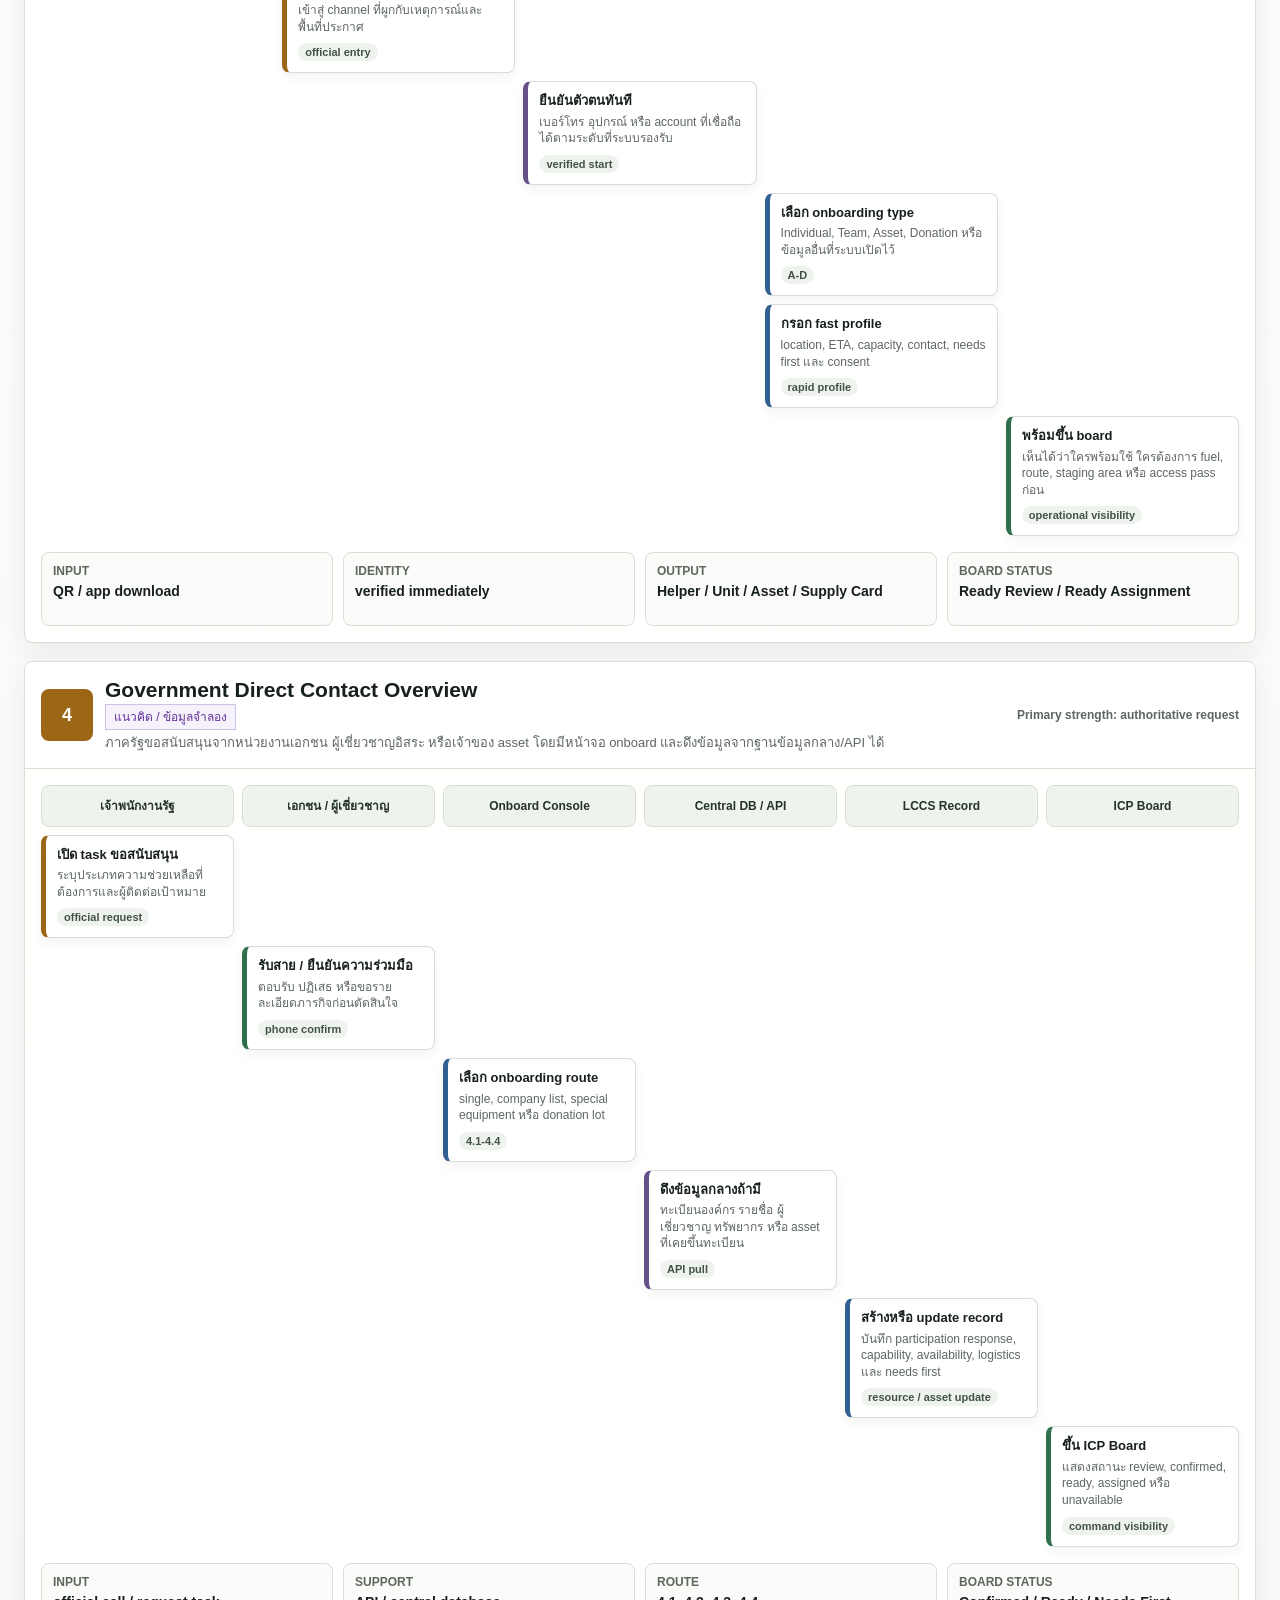
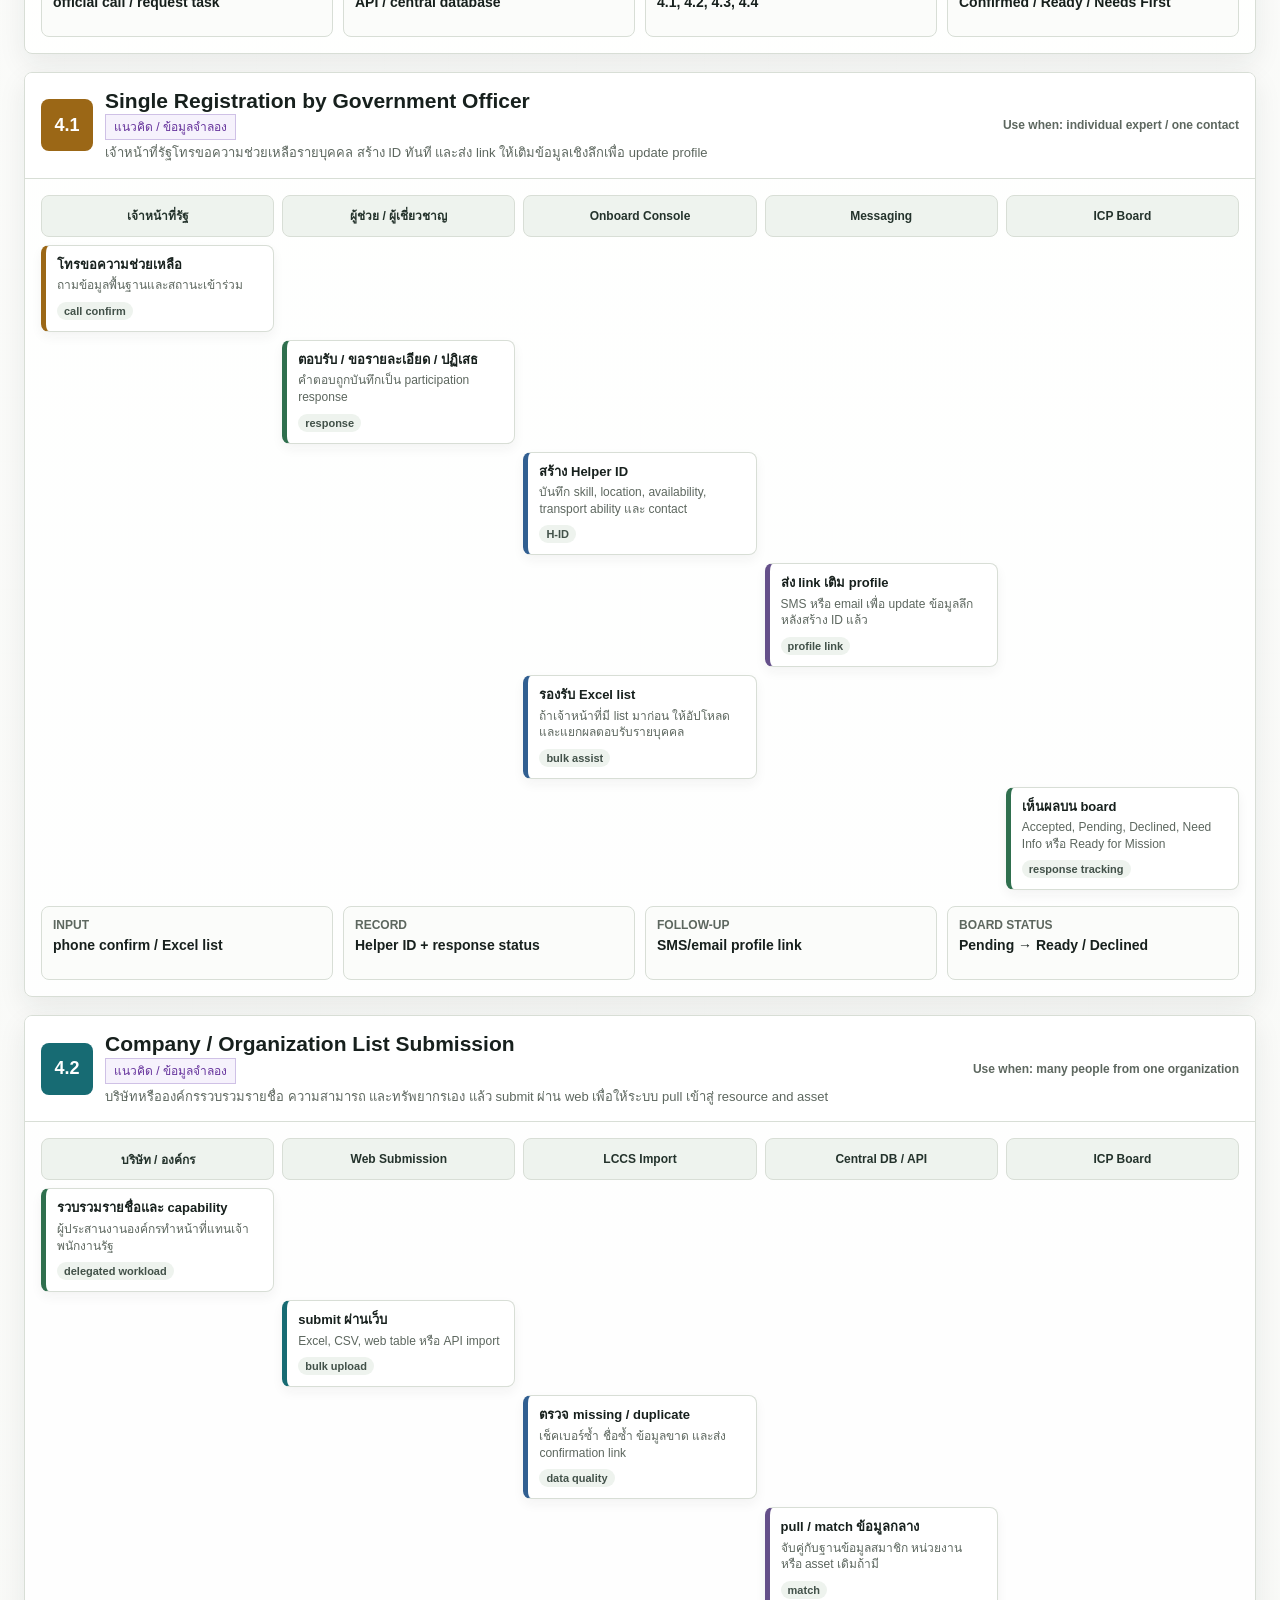
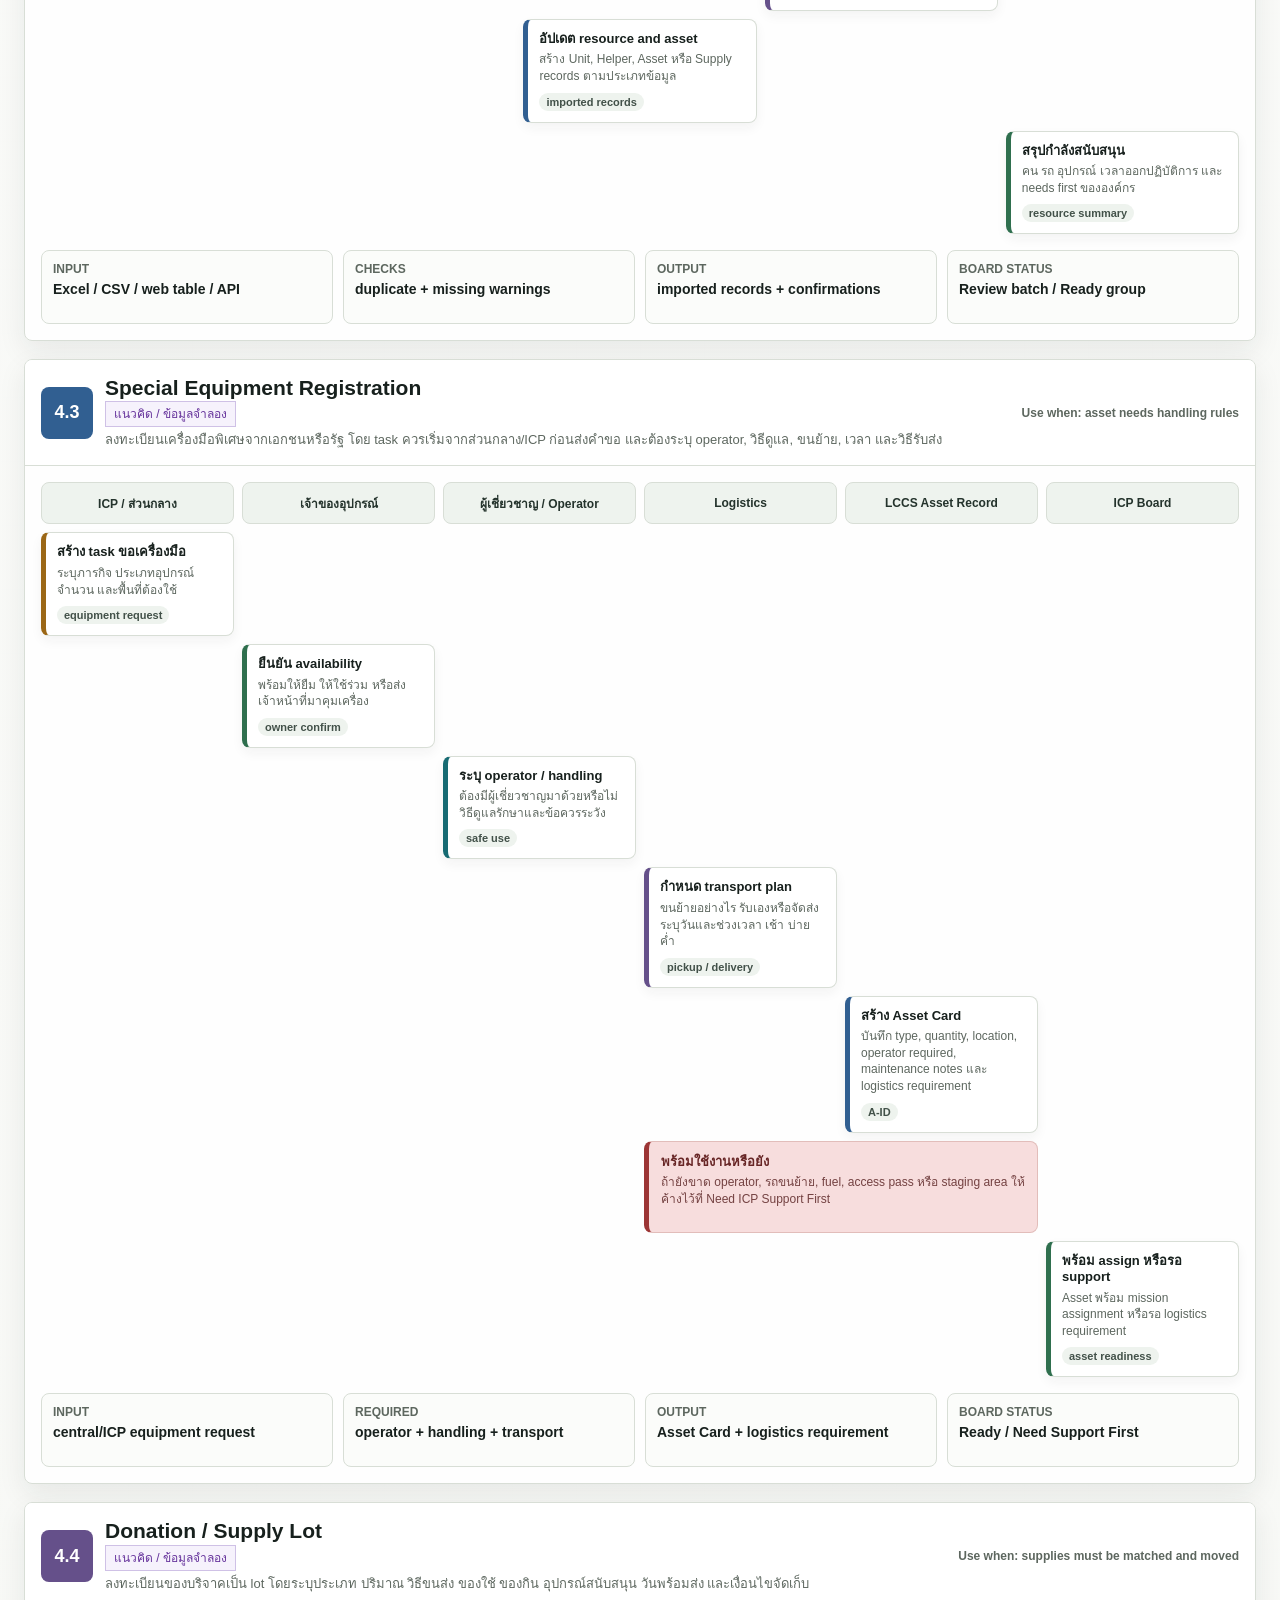
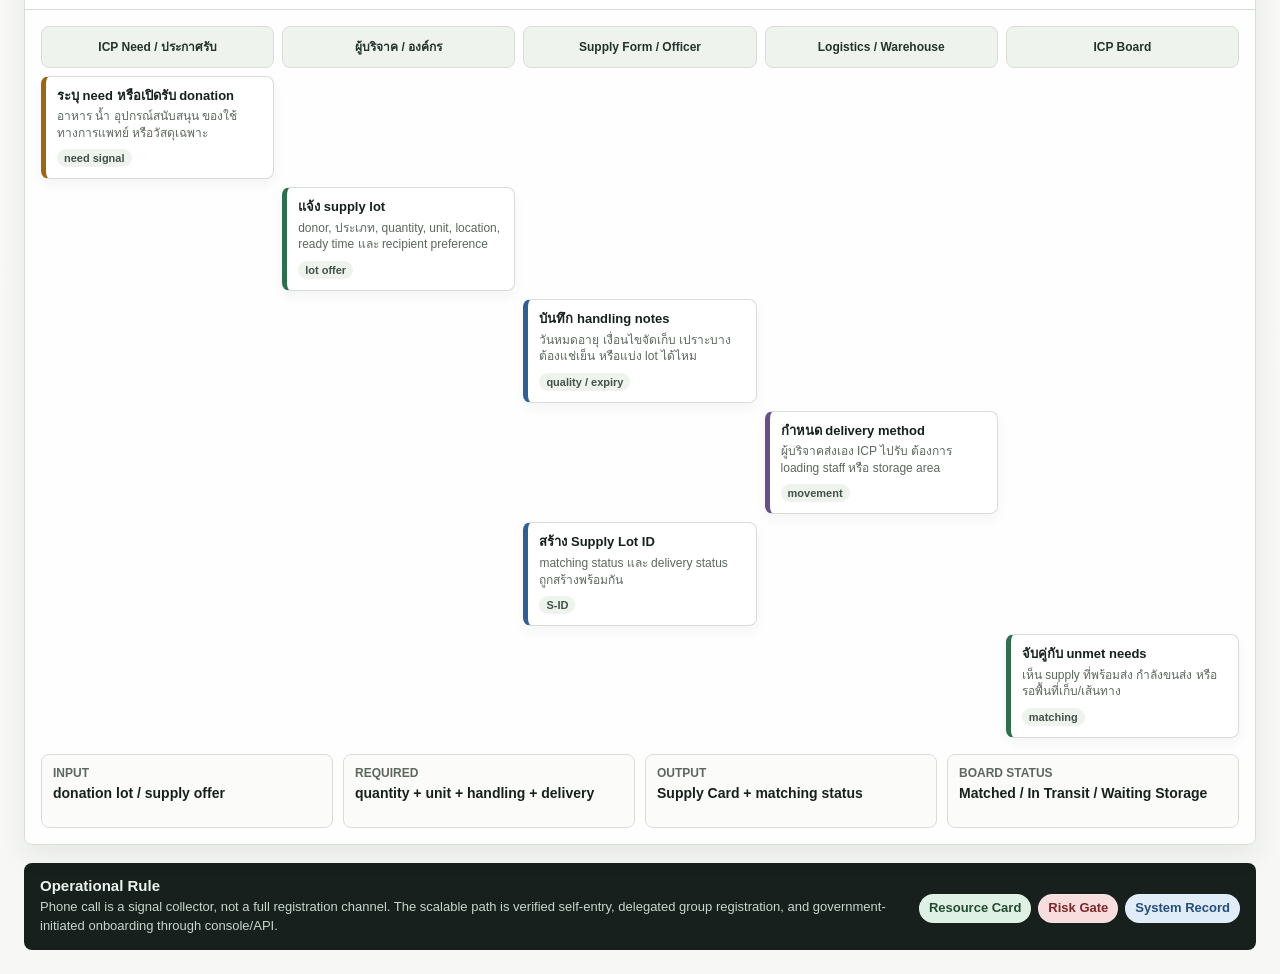
<file: prototypes/LCCS_Onboarding_Activity_Diagrams.html>
<!doctype html>
<html lang="th">
<head>
  <meta charset="utf-8">
  <meta name="viewport" content="width=device-width, initial-scale=1">
  <title>LCCS Onboarding Activity Diagrams</title>
  <style>
    :root {
      --bg: #f7f8f5;
      --ink: #17201d;
      --muted: #5d675f;
      --line: #d8ded6;
      --panel: #ffffff;
      --soft: #eef3ee;
      --green: #2f6f4e;
      --green-soft: #dff0e5;
      --teal: #176b73;
      --teal-soft: #dceff0;
      --blue: #315f91;
      --blue-soft: #e0ecf8;
      --amber: #9b6716;
      --amber-soft: #fff0cc;
      --red: #9c3535;
      --red-soft: #f7dddd;
      --violet: #65508a;
      --violet-soft: #ece6f3;
      --shadow: 0 10px 28px rgba(28, 39, 33, .08);
      --radius: 8px;
    }

    * {
      box-sizing: border-box;
    }

    body {
      margin: 0;
      color: var(--ink);
      background:
        linear-gradient(180deg, rgba(255,255,255,.9), rgba(247,248,245,.96)),
        repeating-linear-gradient(90deg, rgba(47,111,78,.035) 0 1px, transparent 1px 64px),
        repeating-linear-gradient(0deg, rgba(47,111,78,.03) 0 1px, transparent 1px 64px),
        var(--bg);
      font-family: "Segoe UI", Tahoma, Arial, sans-serif;
      letter-spacing: 0;
    }

    .page {
      min-height: 100vh;
      padding: 24px;
    }

    .shell {
      width: min(1560px, 100%);
      margin: 0 auto;
    }

    header {
      display: grid;
      grid-template-columns: minmax(0, 1fr) auto;
      gap: 24px;
      align-items: end;
      padding: 18px 0 20px;
      border-bottom: 1px solid var(--line);
    }

    h1,
    h2,
    h3,
    p {
      margin: 0;
    }

    h1 {
      max-width: 980px;
      font-size: clamp(30px, 4vw, 52px);
      line-height: 1.06;
      font-weight: 780;
    }

    .subtitle {
      max-width: 1060px;
      margin-top: 10px;
      color: var(--muted);
      font-size: 17px;
      line-height: 1.55;
    }

    .mode-card {
      min-width: 280px;
      padding: 14px 16px;
      border: 1px solid var(--line);
      border-radius: var(--radius);
      background: var(--panel);
      box-shadow: var(--shadow);
      text-align: right;
    }

    .mode-card b {
      display: block;
      color: var(--muted);
      font-size: 13px;
      font-weight: 700;
    }

    .mode-card span {
      display: block;
      margin-top: 4px;
      color: var(--green);
      font-size: 22px;
      font-weight: 780;
    }

    .summary-grid {
      display: grid;
      grid-template-columns: 1.25fr .75fr;
      gap: 16px;
      margin: 18px 0;
    }

    .panel {
      background: rgba(255,255,255,.9);
      border: 1px solid var(--line);
      border-radius: var(--radius);
      box-shadow: var(--shadow);
      overflow: hidden;
    }

    .panel-head {
      display: flex;
      align-items: center;
      justify-content: space-between;
      gap: 12px;
      padding: 14px 16px;
      border-bottom: 1px solid var(--line);
      background: rgba(238,243,238,.72);
    }

    .panel-head h2 {
      font-size: 18px;
      line-height: 1.25;
    }

    .panel-head span {
      color: var(--muted);
      font-size: 12px;
      font-weight: 700;
      white-space: nowrap;
    }

    .panel-body {
      padding: 16px;
    }

    .matrix {
      display: grid;
      grid-template-columns: repeat(4, minmax(0, 1fr));
      gap: 10px;
    }

    .matrix-item {
      min-height: 132px;
      padding: 13px;
      border: 1px solid var(--line);
      border-radius: var(--radius);
      background: var(--panel);
    }

    .matrix-item .case-no {
      display: inline-flex;
      align-items: center;
      justify-content: center;
      width: 32px;
      height: 32px;
      border-radius: 50%;
      color: #fff;
      background: var(--green);
      font-weight: 820;
    }

    .matrix-item:nth-child(2) .case-no {
      background: var(--teal);
    }

    .matrix-item:nth-child(3) .case-no {
      background: var(--blue);
    }

    .matrix-item:nth-child(4) .case-no {
      background: var(--amber);
    }

    .matrix-item b {
      display: block;
      margin-top: 10px;
      font-size: 15px;
      line-height: 1.25;
    }

    .matrix-item p {
      margin-top: 6px;
      color: var(--muted);
      font-size: 13px;
      line-height: 1.42;
    }

    .warning {
      display: grid;
      gap: 12px;
    }

    .warning-box {
      padding: 12px;
      border: 1px solid #e2bdba;
      border-radius: var(--radius);
      background: var(--red-soft);
      color: #6f2828;
      font-size: 13px;
      line-height: 1.5;
    }

    .warning-box b {
      display: block;
      margin-bottom: 4px;
    }

    .legend {
      display: flex;
      flex-wrap: wrap;
      gap: 7px;
    }

    .chip {
      display: inline-flex;
      align-items: center;
      min-height: 24px;
      padding: 4px 9px;
      border-radius: 999px;
      border: 1px solid transparent;
      font-size: 12px;
      font-weight: 720;
    }

    .chip.green {
      color: #244c34;
      background: var(--green-soft);
      border-color: #bfdcc9;
    }

    .chip.teal {
      color: #16525a;
      background: var(--teal-soft);
      border-color: #b8dadd;
    }

    .chip.blue {
      color: #254e7b;
      background: var(--blue-soft);
      border-color: #bdd4ea;
    }

    .chip.amber {
      color: #745017;
      background: var(--amber-soft);
      border-color: #ead19a;
    }

    .chip.red {
      color: #7d2929;
      background: var(--red-soft);
      border-color: #e1b6b6;
    }

    .chip.violet {
      color: #53406f;
      background: var(--violet-soft);
      border-color: #d6c7e4;
    }

    .cases {
      display: grid;
      gap: 18px;
      margin-top: 18px;
    }

    .case {
      border: 1px solid var(--line);
      border-radius: var(--radius);
      background: rgba(255,255,255,.9);
      box-shadow: var(--shadow);
      overflow: hidden;
    }

    .case-title {
      display: grid;
      grid-template-columns: auto minmax(0, 1fr) auto;
      gap: 12px;
      align-items: center;
      padding: 15px 16px;
      background: var(--panel);
      border-bottom: 1px solid var(--line);
    }

    .badge {
      min-width: 52px;
      height: 52px;
      border-radius: var(--radius);
      display: grid;
      place-items: center;
      color: #fff;
      background: var(--green);
      font-size: 18px;
      font-weight: 840;
    }

    .badge.teal {
      background: var(--teal);
    }

    .badge.blue {
      background: var(--blue);
    }

    .badge.amber {
      background: var(--amber);
    }

    .badge.violet {
      background: var(--violet);
    }

    .case-title h2 {
      font-size: 21px;
      line-height: 1.25;
    }

    .case-title p {
      margin-top: 4px;
      color: var(--muted);
      font-size: 13px;
      line-height: 1.45;
    }

    .case-status {
      color: var(--muted);
      font-size: 12px;
      font-weight: 760;
      text-align: right;
      white-space: nowrap;
    }

    .diagram {
      padding: 16px;
      overflow-x: auto;
    }

    .swim {
      min-width: 980px;
      display: grid;
      gap: 8px;
    }

    .swim.five {
      grid-template-columns: repeat(5, minmax(150px, 1fr));
    }

    .swim.six {
      grid-template-columns: repeat(6, minmax(145px, 1fr));
    }

    .lane-head {
      min-height: 42px;
      padding: 10px;
      border: 1px solid var(--line);
      border-radius: var(--radius);
      background: var(--soft);
      color: #24332c;
      font-size: 12px;
      font-weight: 780;
      text-align: center;
      display: grid;
      place-items: center;
    }

    .activity {
      min-height: 86px;
      padding: 11px;
      border: 1px solid var(--line);
      border-left: 5px solid var(--green);
      border-radius: var(--radius);
      background: var(--panel);
      box-shadow: 0 5px 12px rgba(31,43,36,.05);
      position: relative;
    }

    .activity.teal {
      border-left-color: var(--teal);
    }

    .activity.blue {
      border-left-color: var(--blue);
    }

    .activity.amber {
      border-left-color: var(--amber);
    }

    .activity.red {
      border-left-color: var(--red);
    }

    .activity.violet {
      border-left-color: var(--violet);
    }

    .activity.muted {
      border-left-color: #8a948d;
      background: #fafbf9;
    }

    .activity b {
      display: block;
      font-size: 13px;
      line-height: 1.28;
    }

    .activity span {
      display: block;
      margin-top: 4px;
      color: var(--muted);
      font-size: 12px;
      line-height: 1.38;
    }

    .activity small {
      display: inline-flex;
      margin-top: 8px;
      padding: 3px 7px;
      border-radius: 999px;
      background: var(--soft);
      color: #425149;
      font-size: 11px;
      font-weight: 720;
    }

    .arrow-down {
      display: grid;
      place-items: center;
      color: #89948d;
      min-height: 22px;
      font-size: 18px;
      font-weight: 760;
    }

    .handoff {
      min-height: 58px;
      padding: 10px;
      border: 1px dashed #aeb8b1;
      border-radius: var(--radius);
      background: rgba(238,243,238,.55);
      color: #405049;
      font-size: 12px;
      line-height: 1.35;
      display: grid;
      place-items: center;
      text-align: center;
    }

    .decision {
      min-height: 92px;
      padding: 12px;
      border: 1px solid #e2bdba;
      border-left: 5px solid var(--red);
      border-radius: var(--radius);
      background: var(--red-soft);
      color: #672525;
      position: relative;
    }

    .decision b {
      display: block;
      font-size: 13px;
      line-height: 1.3;
    }

    .decision span {
      display: block;
      margin-top: 4px;
      color: #744242;
      font-size: 12px;
      line-height: 1.35;
    }

    .output-strip {
      display: grid;
      grid-template-columns: repeat(4, minmax(0, 1fr));
      gap: 10px;
      padding: 0 16px 16px;
    }

    .output-item {
      padding: 11px;
      border: 1px solid var(--line);
      border-radius: var(--radius);
      background: #fbfcfa;
      min-height: 74px;
    }

    .output-item b {
      display: block;
      font-size: 12px;
      color: var(--muted);
      text-transform: uppercase;
    }

    .output-item span {
      display: block;
      margin-top: 5px;
      font-size: 14px;
      font-weight: 760;
      line-height: 1.28;
    }

    .note {
      margin: 0 16px 16px;
      padding: 12px;
      border-radius: var(--radius);
      border: 1px solid #d6c49a;
      background: #fff9e8;
      color: #604718;
      font-size: 13px;
      line-height: 1.5;
    }

    .note b {
      display: block;
      margin-bottom: 3px;
    }

    .footer {
      margin-top: 18px;
      padding: 14px 16px;
      border-radius: var(--radius);
      background: #17201d;
      color: #eef3ee;
      display: grid;
      grid-template-columns: minmax(0, 1fr) auto;
      gap: 14px;
      align-items: center;
    }

    .footer b {
      display: block;
      font-size: 15px;
    }

    .footer span {
      display: block;
      margin-top: 4px;
      color: #c8d5cd;
      font-size: 13px;
      line-height: 1.45;
    }

    .footer .chip {
      border-color: rgba(255,255,255,.2);
    }

    @media (max-width: 1180px) {
      .summary-grid,
      .matrix {
        grid-template-columns: 1fr;
      }

      .mode-card {
        min-width: 0;
      }

      .output-strip {
        grid-template-columns: repeat(2, minmax(0, 1fr));
      }
    }

    @media (max-width: 760px) {
      .page {
        padding: 14px;
      }

      header,
      .case-title,
      .footer {
        grid-template-columns: 1fr;
      }

      .mode-card,
      .case-status {
        text-align: left;
      }

      .diagram {
        padding: 12px;
      }

      .swim,
      .swim.five,
      .swim.six {
        min-width: 0;
        display: block;
      }

      .lane-head {
        margin-top: 10px;
        text-align: left;
        justify-items: start;
      }

      .activity,
      .decision,
      .handoff,
      .arrow-down {
        margin-top: 8px;
      }

      .output-strip {
        grid-template-columns: 1fr;
      }
    }
  </style>
<link rel="stylesheet" href="../research/prototype-notice.css?v=showcase-20261028">
</head>
<body>
<aside class="prototype-notice" aria-label="สถานะต้นแบบ">
  <p class="prototype-notice-label">ต้นแบบ · ข้อมูลจำลอง</p>
  <p>แผนภาพแนวคิดสำหรับอ่านประกอบ ยังไม่เชื่อม API หรือระบบรับข้อมูลจริง</p>
  <p class="prototype-notice-scope">โครงการแนวคิดและต้นแบบ อยู่ระหว่างพัฒนา · ไม่ใช่ช่องทางแจ้งเหตุหรือขอความช่วยเหลือจริง</p>
  <a href="../index.html#prototype-library">กลับไปหน้าโชว์เคส LCCS</a>
</aside>

  <main class="page">
    <div class="shell">
      <header>
        <div>
          <h1>LCCS Onboarding Activity Diagrams</h1>
          <p class="subtitle">แยก flow ตาม case และ actor เพื่อเห็นว่าใครเป็นคนเริ่ม ใครกรอก ใครยืนยันตัวตน ใครรวบรวมเป็นกลุ่ม และระบบส่งอะไรขึ้น ICP Resource Board</p>
        </div>
        <div class="mode-card">
          <b>View</b>
          <span>Case / Actor Flow</span>
        </div>
      </header>

      <div class="summary-grid">
        <section class="panel">
          <div class="panel-head">
            <h2>Case Map</h2><span class="prototype-sample-label">แนวคิด / ข้อมูลจำลอง</span>
            <span>ช่องทางรับทรัพยากร</span>
          </div>
          <div class="panel-body">
            <div class="matrix">
              <div class="matrix-item">
                <span class="case-no">1</span>
                <b>Phone Call Intake</b>
                <p>คลาสสิคแต่แพง ต้องใช้เจ้าหน้าที่ 1 คน และเหมาะแค่เก็บข้อมูลขั้นต่ำ</p>
              </div>
              <div class="matrix-item">
                <span class="case-no">2</span>
                <b>Chat / Official Command</b>
                <p>ประกาศคำสั่งพิเศษหรือ link เพื่อเรียก form และเชื่อม identity ผ่านโทรศัพท์หรือ app</p>
              </div>
              <div class="matrix-item">
                <span class="case-no">3</span>
                <b>Self Registration</b>
                <p>จากประกาศหรือ QR ให้ download app และยืนยันตัวตนทันที</p>
              </div>
              <div class="matrix-item">
                <span class="case-no">4</span>
                <b>Government Direct Contact</b>
                <p>รัฐติดต่อเอกชน ผู้เชี่ยวชาญ หรือเจ้าของ asset แล้ว onboard ผ่าน console/API</p>
              </div>
            </div>
          </div>
        </section>

        <section class="panel">
          <div class="panel-head">
            <h2>Design Warning</h2><span class="prototype-sample-label">แนวคิด / ข้อมูลจำลอง</span>
            <span>อย่าให้โทรศัพท์กินกำลังคน</span>
          </div>
          <div class="panel-body">
            <div class="warning">
              <div class="warning-box">
                <b>Case 1 อาจได้ไม่คุ้มเสีย</b>
                การดูโทรศัพท์และตอบโต้ได้ระดับหนึ่งเป็นความสามารถขั้นต่ำ แต่ยังยืนยันตัวตนยาก หาสมาชิกไม่เจอ และใช้เวลาของ ICP มากเกินไป
              </div>
              <div class="legend">
                <span class="chip green">helper</span>
                <span class="chip teal">local delegate</span>
                <span class="chip blue">LCCS system</span>
                <span class="chip amber">government</span>
                <span class="chip violet">API / central DB</span>
                <span class="chip red">risk / decision</span>
              </div>
            </div>
          </div>
        </section>
      </div>

      <div class="cases">
        <section class="case">
          <div class="case-title">
            <div class="badge">1</div>
            <div>
              <h2>Phone Call Intake</h2><span class="prototype-sample-label">แนวคิด / ข้อมูลจำลอง</span>
              <p>ใช้โทรศัพท์เพื่อจับสัญญาณแรกเท่านั้น แล้วผลักภาระการลงทะเบียนเต็มไปยัง link, local delegate หรือการลงทะเบียนเป็นกลุ่ม</p>
            </div>
            <div class="case-status">Primary risk: staff bottleneck</div>
          </div>
          <div class="diagram">
            <div class="swim five">
              <div class="lane-head">ผู้เสนอความช่วยเหลือ</div>
              <div class="lane-head">เจ้าหน้าที่รับสาย</div>
              <div class="lane-head">ระบบ LCCS</div>
              <div class="lane-head">หน่วยงานย่อย / Local Delegate</div>
              <div class="lane-head">ICP Resource Board</div>

              <div class="activity green" style="grid-column:1;grid-row:2;">
                <b>โทรเข้าศูนย์</b>
                <span>บอกชื่อ องค์กร เบอร์ ประเภทความช่วยเหลือ ที่อยู่ และหมายเหตุด่วน</span>
                <small>voice signal</small>
              </div>
              <div class="handoff" style="grid-column:1 / span 2;grid-row:3;">ส่งต่อข้อมูลด้วยเสียง อาจตกหล่นและยืนยันตัวตนยาก</div>
              <div class="activity amber" style="grid-column:2;grid-row:4;">
                <b>กรอกข้อมูลขั้นต่ำ</b>
                <span>ไม่ทำ full profile ทางโทรศัพท์ เก็บเฉพาะข้อมูลที่พอสร้าง temporary record</span>
                <small>minimum intake</small>
              </div>
              <div class="activity blue" style="grid-column:3;grid-row:5;">
                <b>สร้าง Temporary Helper ID</b>
                <span>ส่ง SMS หรือ email link ให้ผู้ช่วยเติมข้อมูลเองภายหลัง</span>
                <small>H-temp / U-temp</small>
              </div>
              <div class="decision" style="grid-column:2 / span 2;grid-row:6;">
                <b>คุ้มที่จะใช้เจ้าหน้าที่ต่อหรือไม่</b>
                <span>ถ้าเป็นข้อมูลรายคนจำนวนมาก ให้หยุดกรอกทางโทรศัพท์และส่งไปลงทะเบียนแบบกลุ่ม</span>
              </div>
              <div class="activity teal" style="grid-column:4;grid-row:7;">
                <b>รวบรวมแทนเป็นกลุ่ม</b>
                <span>ผู้ดูแลท้องถิ่น อปท. บริษัท หรือมูลนิธิรวบรวมรายชื่อ/asset แล้ว upload แทน</span>
                <small>delegated assistance</small>
              </div>
              <div class="activity blue" style="grid-column:3;grid-row:8;">
                <b>ตรวจซ้ำ / รวม record</b>
                <span>จับเบอร์ซ้ำ ชื่อองค์กรซ้ำ และส่ง confirmation link</span>
                <small>duplicate warning</small>
              </div>
              <div class="activity green" style="grid-column:5;grid-row:9;">
                <b>แสดงบน board</b>
                <span>สถานะเป็น New Intake, Need Review หรือ Need ICP Support First</span>
                <small>resource visibility</small>
              </div>
            </div>
          </div>
          <div class="output-strip">
            <div class="output-item"><b>Input</b><span>โทรศัพท์ + ข้อมูลขั้นต่ำ</span></div>
            <div class="output-item"><b>Best Output</b><span>Temporary ID + link เติม profile</span></div>
            <div class="output-item"><b>Fallback</b><span>ส่งให้หน่วยงานย่อยรวบรวมเป็นชุด</span></div>
            <div class="output-item"><b>Board Status</b><span>Need Review / Support First</span></div>
          </div>
          <div class="note">
            <b>หลักปฏิบัติ</b>
            โทรศัพท์เหมาะกับเคสด่วนและการเริ่มต้น record แต่ไม่ควรเป็นช่องทางหลักของ full registration เพราะกินเจ้าหน้าที่และสร้างข้อมูลไม่สมบูรณ์
          </div>
        </section>

        <section class="case">
          <div class="case-title">
            <div class="badge teal">2</div>
            <div>
              <h2>Chat / Official Announcement Command</h2><span class="prototype-sample-label">แนวคิด / ข้อมูลจำลอง</span>
              <p>หน่วยงานประกาศว่าใช้คำสั่งพิเศษหรือ link ใน chat เพื่อเรียก form ลงทะเบียน โดยเชื่อมกับการระบุตัวตนผ่านเครือข่ายโทรศัพท์และ application</p>
            </div>
            <div class="case-status">Primary channel: scalable self-entry</div>
          </div>
          <div class="diagram">
            <div class="swim five">
              <div class="lane-head">หน่วยงานประกาศ</div>
              <div class="lane-head">ผู้เสนอความช่วยเหลือ</div>
              <div class="lane-head">Chat / Link</div>
              <div class="lane-head">Identity Layer</div>
              <div class="lane-head">LCCS / ICP Board</div>

              <div class="activity amber" style="grid-column:1;grid-row:2;">
                <b>ประกาศคำสั่งพิเศษ</b>
                <span>เช่น พิมพ์คำสั่งใน chat หรือกด link/QR เพื่อเรียกแบบฟอร์ม</span>
                <small>official source</small>
              </div>
              <div class="activity green" style="grid-column:2;grid-row:3;">
                <b>กด link หรือส่ง command</b>
                <span>เลือกลงทะเบียนบุคคล ทีม asset หรือ donation lot</span>
                <small>self-start</small>
              </div>
              <div class="activity teal" style="grid-column:3;grid-row:4;">
                <b>เปิด form พร้อม metadata</b>
                <span>บันทึกว่ามาจากประกาศใด เขตใด และ channel ใด</span>
                <small>channel trace</small>
              </div>
              <div class="activity violet" style="grid-column:4;grid-row:5;">
                <b>ยืนยันตัวตน</b>
                <span>ใช้ OTP เบอร์โทร การติดตั้ง app หรือ account ที่หน่วยงานรองรับ</span>
                <small>phone / app identity</small>
              </div>
              <div class="activity blue" style="grid-column:5;grid-row:6;">
                <b>สร้าง Resource Card</b>
                <span>ใส่ capability tags, needs-first tags, verification status และ assignment status</span>
                <small>Phone/App Confirmed</small>
              </div>
              <div class="activity green" style="grid-column:5;grid-row:7;">
                <b>ICP review</b>
                <span>พร้อม review, โทรยืนยันเฉพาะรายการสำคัญ และ assign mission ได้เร็วขึ้น</span>
                <small>ready pipeline</small>
              </div>
            </div>
          </div>
          <div class="output-strip">
            <div class="output-item"><b>Input</b><span>official chat command / link</span></div>
            <div class="output-item"><b>Identity</b><span>phone network / app / OTP</span></div>
            <div class="output-item"><b>Output</b><span>Resource Card with source trace</span></div>
            <div class="output-item"><b>Board Status</b><span>New Intake → Ready Review</span></div>
          </div>
        </section>

        <section class="case">
          <div class="case-title">
            <div class="badge blue">3</div>
            <div>
              <h2>Self Registration via App / QR</h2><span class="prototype-sample-label">แนวคิด / ข้อมูลจำลอง</span>
              <p>จากประกาศมีช่องทาง download application หรือ QR ให้ผู้ช่วยยืนยันตัวตนและลงทะเบียนได้ด้วยตนเองทันที</p>
            </div>
            <div class="case-status">Primary strength: verified profile</div>
          </div>
          <div class="diagram">
            <div class="swim five">
              <div class="lane-head">ผู้เสนอความช่วยเหลือ</div>
              <div class="lane-head">ประกาศ / QR</div>
              <div class="lane-head">Application</div>
              <div class="lane-head">LCCS Profile</div>
              <div class="lane-head">ICP Board</div>

              <div class="activity green" style="grid-column:1;grid-row:2;">
                <b>เห็นประกาศและต้องการช่วย</b>
                <span>บุคคล ทีม องค์กร หรือเจ้าของทรัพยากรเริ่มเองโดยไม่ใช้เจ้าหน้าที่รับสาย</span>
                <small>self-registration</small>
              </div>
              <div class="activity amber" style="grid-column:2;grid-row:3;">
                <b>กด download app / QR</b>
                <span>เข้าสู่ channel ที่ผูกกับเหตุการณ์และพื้นที่ประกาศ</span>
                <small>official entry</small>
              </div>
              <div class="activity violet" style="grid-column:3;grid-row:4;">
                <b>ยืนยันตัวตนทันที</b>
                <span>เบอร์โทร อุปกรณ์ หรือ account ที่เชื่อถือได้ตามระดับที่ระบบรองรับ</span>
                <small>verified start</small>
              </div>
              <div class="activity blue" style="grid-column:4;grid-row:5;">
                <b>เลือก onboarding type</b>
                <span>Individual, Team, Asset, Donation หรือข้อมูลอื่นที่ระบบเปิดไว้</span>
                <small>A-D</small>
              </div>
              <div class="activity blue" style="grid-column:4;grid-row:6;">
                <b>กรอก fast profile</b>
                <span>location, ETA, capacity, contact, needs first และ consent</span>
                <small>rapid profile</small>
              </div>
              <div class="activity green" style="grid-column:5;grid-row:7;">
                <b>พร้อมขึ้น board</b>
                <span>เห็นได้ว่าใครพร้อมใช้ ใครต้องการ fuel, route, staging area หรือ access pass ก่อน</span>
                <small>operational visibility</small>
              </div>
            </div>
          </div>
          <div class="output-strip">
            <div class="output-item"><b>Input</b><span>QR / app download</span></div>
            <div class="output-item"><b>Identity</b><span>verified immediately</span></div>
            <div class="output-item"><b>Output</b><span>Helper / Unit / Asset / Supply Card</span></div>
            <div class="output-item"><b>Board Status</b><span>Ready Review / Ready Assignment</span></div>
          </div>
        </section>

        <section class="case">
          <div class="case-title">
            <div class="badge amber">4</div>
            <div>
              <h2>Government Direct Contact Overview</h2><span class="prototype-sample-label">แนวคิด / ข้อมูลจำลอง</span>
              <p>ภาครัฐขอสนับสนุนจากหน่วยงานเอกชน ผู้เชี่ยวชาญอิสระ หรือเจ้าของ asset โดยมีหน้าจอ onboard และดึงข้อมูลจากฐานข้อมูลกลาง/API ได้</p>
            </div>
            <div class="case-status">Primary strength: authoritative request</div>
          </div>
          <div class="diagram">
            <div class="swim six">
              <div class="lane-head">เจ้าพนักงานรัฐ</div>
              <div class="lane-head">เอกชน / ผู้เชี่ยวชาญ</div>
              <div class="lane-head">Onboard Console</div>
              <div class="lane-head">Central DB / API</div>
              <div class="lane-head">LCCS Record</div>
              <div class="lane-head">ICP Board</div>

              <div class="activity amber" style="grid-column:1;grid-row:2;">
                <b>เปิด task ขอสนับสนุน</b>
                <span>ระบุประเภทความช่วยเหลือที่ต้องการและผู้ติดต่อเป้าหมาย</span>
                <small>official request</small>
              </div>
              <div class="activity green" style="grid-column:2;grid-row:3;">
                <b>รับสาย / ยืนยันความร่วมมือ</b>
                <span>ตอบรับ ปฏิเสธ หรือขอรายละเอียดภารกิจก่อนตัดสินใจ</span>
                <small>phone confirm</small>
              </div>
              <div class="activity blue" style="grid-column:3;grid-row:4;">
                <b>เลือก onboarding route</b>
                <span>single, company list, special equipment หรือ donation lot</span>
                <small>4.1-4.4</small>
              </div>
              <div class="activity violet" style="grid-column:4;grid-row:5;">
                <b>ดึงข้อมูลกลางถ้ามี</b>
                <span>ทะเบียนองค์กร รายชื่อ ผู้เชี่ยวชาญ ทรัพยากร หรือ asset ที่เคยขึ้นทะเบียน</span>
                <small>API pull</small>
              </div>
              <div class="activity blue" style="grid-column:5;grid-row:6;">
                <b>สร้างหรือ update record</b>
                <span>บันทึก participation response, capability, availability, logistics และ needs first</span>
                <small>resource / asset update</small>
              </div>
              <div class="activity green" style="grid-column:6;grid-row:7;">
                <b>ขึ้น ICP Board</b>
                <span>แสดงสถานะ review, confirmed, ready, assigned หรือ unavailable</span>
                <small>command visibility</small>
              </div>
            </div>
          </div>
          <div class="output-strip">
            <div class="output-item"><b>Input</b><span>official call / request task</span></div>
            <div class="output-item"><b>Support</b><span>API / central database</span></div>
            <div class="output-item"><b>Route</b><span>4.1, 4.2, 4.3, 4.4</span></div>
            <div class="output-item"><b>Board Status</b><span>Confirmed / Ready / Needs First</span></div>
          </div>
        </section>

        <section class="case">
          <div class="case-title">
            <div class="badge amber">4.1</div>
            <div>
              <h2>Single Registration by Government Officer</h2><span class="prototype-sample-label">แนวคิด / ข้อมูลจำลอง</span>
              <p>เจ้าหน้าที่รัฐโทรขอความช่วยเหลือรายบุคคล สร้าง ID ทันที และส่ง link ให้เติมข้อมูลเชิงลึกเพื่อ update profile</p>
            </div>
            <div class="case-status">Use when: individual expert / one contact</div>
          </div>
          <div class="diagram">
            <div class="swim five">
              <div class="lane-head">เจ้าหน้าที่รัฐ</div>
              <div class="lane-head">ผู้ช่วย / ผู้เชี่ยวชาญ</div>
              <div class="lane-head">Onboard Console</div>
              <div class="lane-head">Messaging</div>
              <div class="lane-head">ICP Board</div>

              <div class="activity amber" style="grid-column:1;grid-row:2;">
                <b>โทรขอความช่วยเหลือ</b>
                <span>ถามข้อมูลพื้นฐานและสถานะเข้าร่วม</span>
                <small>call confirm</small>
              </div>
              <div class="activity green" style="grid-column:2;grid-row:3;">
                <b>ตอบรับ / ขอรายละเอียด / ปฏิเสธ</b>
                <span>คำตอบถูกบันทึกเป็น participation response</span>
                <small>response</small>
              </div>
              <div class="activity blue" style="grid-column:3;grid-row:4;">
                <b>สร้าง Helper ID</b>
                <span>บันทึก skill, location, availability, transport ability และ contact</span>
                <small>H-ID</small>
              </div>
              <div class="activity violet" style="grid-column:4;grid-row:5;">
                <b>ส่ง link เติม profile</b>
                <span>SMS หรือ email เพื่อ update ข้อมูลลึกหลังสร้าง ID แล้ว</span>
                <small>profile link</small>
              </div>
              <div class="activity blue" style="grid-column:3;grid-row:6;">
                <b>รองรับ Excel list</b>
                <span>ถ้าเจ้าหน้าที่มี list มาก่อน ให้อัปโหลดและแยกผลตอบรับรายบุคคล</span>
                <small>bulk assist</small>
              </div>
              <div class="activity green" style="grid-column:5;grid-row:7;">
                <b>เห็นผลบน board</b>
                <span>Accepted, Pending, Declined, Need Info หรือ Ready for Mission</span>
                <small>response tracking</small>
              </div>
            </div>
          </div>
          <div class="output-strip">
            <div class="output-item"><b>Input</b><span>phone confirm / Excel list</span></div>
            <div class="output-item"><b>Record</b><span>Helper ID + response status</span></div>
            <div class="output-item"><b>Follow-up</b><span>SMS/email profile link</span></div>
            <div class="output-item"><b>Board Status</b><span>Pending → Ready / Declined</span></div>
          </div>
        </section>

        <section class="case">
          <div class="case-title">
            <div class="badge teal">4.2</div>
            <div>
              <h2>Company / Organization List Submission</h2><span class="prototype-sample-label">แนวคิด / ข้อมูลจำลอง</span>
              <p>บริษัทหรือองค์กรรวบรวมรายชื่อ ความสามารถ และทรัพยากรเอง แล้ว submit ผ่าน web เพื่อให้ระบบ pull เข้าสู่ resource and asset</p>
            </div>
            <div class="case-status">Use when: many people from one organization</div>
          </div>
          <div class="diagram">
            <div class="swim five">
              <div class="lane-head">บริษัท / องค์กร</div>
              <div class="lane-head">Web Submission</div>
              <div class="lane-head">LCCS Import</div>
              <div class="lane-head">Central DB / API</div>
              <div class="lane-head">ICP Board</div>

              <div class="activity green" style="grid-column:1;grid-row:2;">
                <b>รวบรวมรายชื่อและ capability</b>
                <span>ผู้ประสานงานองค์กรทำหน้าที่แทนเจ้าพนักงานรัฐ</span>
                <small>delegated workload</small>
              </div>
              <div class="activity teal" style="grid-column:2;grid-row:3;">
                <b>submit ผ่านเว็บ</b>
                <span>Excel, CSV, web table หรือ API import</span>
                <small>bulk upload</small>
              </div>
              <div class="activity blue" style="grid-column:3;grid-row:4;">
                <b>ตรวจ missing / duplicate</b>
                <span>เช็คเบอร์ซ้ำ ชื่อซ้ำ ข้อมูลขาด และส่ง confirmation link</span>
                <small>data quality</small>
              </div>
              <div class="activity violet" style="grid-column:4;grid-row:5;">
                <b>pull / match ข้อมูลกลาง</b>
                <span>จับคู่กับฐานข้อมูลสมาชิก หน่วยงาน หรือ asset เดิมถ้ามี</span>
                <small>match</small>
              </div>
              <div class="activity blue" style="grid-column:3;grid-row:6;">
                <b>อัปเดต resource and asset</b>
                <span>สร้าง Unit, Helper, Asset หรือ Supply records ตามประเภทข้อมูล</span>
                <small>imported records</small>
              </div>
              <div class="activity green" style="grid-column:5;grid-row:7;">
                <b>สรุปกำลังสนับสนุน</b>
                <span>คน รถ อุปกรณ์ เวลาออกปฏิบัติการ และ needs first ขององค์กร</span>
                <small>resource summary</small>
              </div>
            </div>
          </div>
          <div class="output-strip">
            <div class="output-item"><b>Input</b><span>Excel / CSV / web table / API</span></div>
            <div class="output-item"><b>Checks</b><span>duplicate + missing warnings</span></div>
            <div class="output-item"><b>Output</b><span>imported records + confirmations</span></div>
            <div class="output-item"><b>Board Status</b><span>Review batch / Ready group</span></div>
          </div>
        </section>

        <section class="case">
          <div class="case-title">
            <div class="badge blue">4.3</div>
            <div>
              <h2>Special Equipment Registration</h2><span class="prototype-sample-label">แนวคิด / ข้อมูลจำลอง</span>
              <p>ลงทะเบียนเครื่องมือพิเศษจากเอกชนหรือรัฐ โดย task ควรเริ่มจากส่วนกลาง/ICP ก่อนส่งคำขอ และต้องระบุ operator, วิธีดูแล, ขนย้าย, เวลา และวิธีรับส่ง</p>
            </div>
            <div class="case-status">Use when: asset needs handling rules</div>
          </div>
          <div class="diagram">
            <div class="swim six">
              <div class="lane-head">ICP / ส่วนกลาง</div>
              <div class="lane-head">เจ้าของอุปกรณ์</div>
              <div class="lane-head">ผู้เชี่ยวชาญ / Operator</div>
              <div class="lane-head">Logistics</div>
              <div class="lane-head">LCCS Asset Record</div>
              <div class="lane-head">ICP Board</div>

              <div class="activity amber" style="grid-column:1;grid-row:2;">
                <b>สร้าง task ขอเครื่องมือ</b>
                <span>ระบุภารกิจ ประเภทอุปกรณ์ จำนวน และพื้นที่ต้องใช้</span>
                <small>equipment request</small>
              </div>
              <div class="activity green" style="grid-column:2;grid-row:3;">
                <b>ยืนยัน availability</b>
                <span>พร้อมให้ยืม ให้ใช้ร่วม หรือส่งเจ้าหน้าที่มาคุมเครื่อง</span>
                <small>owner confirm</small>
              </div>
              <div class="activity teal" style="grid-column:3;grid-row:4;">
                <b>ระบุ operator / handling</b>
                <span>ต้องมีผู้เชี่ยวชาญมาด้วยหรือไม่ วิธีดูแลรักษาและข้อควรระวัง</span>
                <small>safe use</small>
              </div>
              <div class="activity violet" style="grid-column:4;grid-row:5;">
                <b>กำหนด transport plan</b>
                <span>ขนย้ายอย่างไร รับเองหรือจัดส่ง ระบุวันและช่วงเวลา เช้า บ่าย ค่ำ</span>
                <small>pickup / delivery</small>
              </div>
              <div class="activity blue" style="grid-column:5;grid-row:6;">
                <b>สร้าง Asset Card</b>
                <span>บันทึก type, quantity, location, operator required, maintenance notes และ logistics requirement</span>
                <small>A-ID</small>
              </div>
              <div class="decision" style="grid-column:4 / span 2;grid-row:7;">
                <b>พร้อมใช้งานหรือยัง</b>
                <span>ถ้ายังขาด operator, รถขนย้าย, fuel, access pass หรือ staging area ให้ค้างไว้ที่ Need ICP Support First</span>
              </div>
              <div class="activity green" style="grid-column:6;grid-row:8;">
                <b>พร้อม assign หรือรอ support</b>
                <span>Asset พร้อม mission assignment หรือรอ logistics requirement</span>
                <small>asset readiness</small>
              </div>
            </div>
          </div>
          <div class="output-strip">
            <div class="output-item"><b>Input</b><span>central/ICP equipment request</span></div>
            <div class="output-item"><b>Required</b><span>operator + handling + transport</span></div>
            <div class="output-item"><b>Output</b><span>Asset Card + logistics requirement</span></div>
            <div class="output-item"><b>Board Status</b><span>Ready / Need Support First</span></div>
          </div>
        </section>

        <section class="case">
          <div class="case-title">
            <div class="badge violet">4.4</div>
            <div>
              <h2>Donation / Supply Lot</h2><span class="prototype-sample-label">แนวคิด / ข้อมูลจำลอง</span>
              <p>ลงทะเบียนของบริจาคเป็น lot โดยระบุประเภท ปริมาณ วิธีขนส่ง ของใช้ ของกิน อุปกรณ์สนับสนุน วันพร้อมส่ง และเงื่อนไขจัดเก็บ</p>
            </div>
            <div class="case-status">Use when: supplies must be matched and moved</div>
          </div>
          <div class="diagram">
            <div class="swim five">
              <div class="lane-head">ICP Need / ประกาศรับ</div>
              <div class="lane-head">ผู้บริจาค / องค์กร</div>
              <div class="lane-head">Supply Form / Officer</div>
              <div class="lane-head">Logistics / Warehouse</div>
              <div class="lane-head">ICP Board</div>

              <div class="activity amber" style="grid-column:1;grid-row:2;">
                <b>ระบุ need หรือเปิดรับ donation</b>
                <span>อาหาร น้ำ อุปกรณ์สนับสนุน ของใช้ ทางการแพทย์ หรือวัสดุเฉพาะ</span>
                <small>need signal</small>
              </div>
              <div class="activity green" style="grid-column:2;grid-row:3;">
                <b>แจ้ง supply lot</b>
                <span>donor, ประเภท, quantity, unit, location, ready time และ recipient preference</span>
                <small>lot offer</small>
              </div>
              <div class="activity blue" style="grid-column:3;grid-row:4;">
                <b>บันทึก handling notes</b>
                <span>วันหมดอายุ เงื่อนไขจัดเก็บ เปราะบาง ต้องแช่เย็น หรือแบ่ง lot ได้ไหม</span>
                <small>quality / expiry</small>
              </div>
              <div class="activity violet" style="grid-column:4;grid-row:5;">
                <b>กำหนด delivery method</b>
                <span>ผู้บริจาคส่งเอง ICP ไปรับ ต้องการ loading staff หรือ storage area</span>
                <small>movement</small>
              </div>
              <div class="activity blue" style="grid-column:3;grid-row:6;">
                <b>สร้าง Supply Lot ID</b>
                <span>matching status และ delivery status ถูกสร้างพร้อมกัน</span>
                <small>S-ID</small>
              </div>
              <div class="activity green" style="grid-column:5;grid-row:7;">
                <b>จับคู่กับ unmet needs</b>
                <span>เห็น supply ที่พร้อมส่ง กำลังขนส่ง หรือรอพื้นที่เก็บ/เส้นทาง</span>
                <small>matching</small>
              </div>
            </div>
          </div>
          <div class="output-strip">
            <div class="output-item"><b>Input</b><span>donation lot / supply offer</span></div>
            <div class="output-item"><b>Required</b><span>quantity + unit + handling + delivery</span></div>
            <div class="output-item"><b>Output</b><span>Supply Card + matching status</span></div>
            <div class="output-item"><b>Board Status</b><span>Matched / In Transit / Waiting Storage</span></div>
          </div>
        </section>
      </div>

      <div class="footer">
        <div>
          <b>Operational Rule</b>
          <span>Phone call is a signal collector, not a full registration channel. The scalable path is verified self-entry, delegated group registration, and government-initiated onboarding through console/API.</span>
        </div>
        <div class="legend">
          <span class="chip green">Resource Card</span>
          <span class="chip red">Risk Gate</span>
          <span class="chip blue">System Record</span>
        </div>
      </div>
    </div>
  </main>
</body>
</html>
</file>
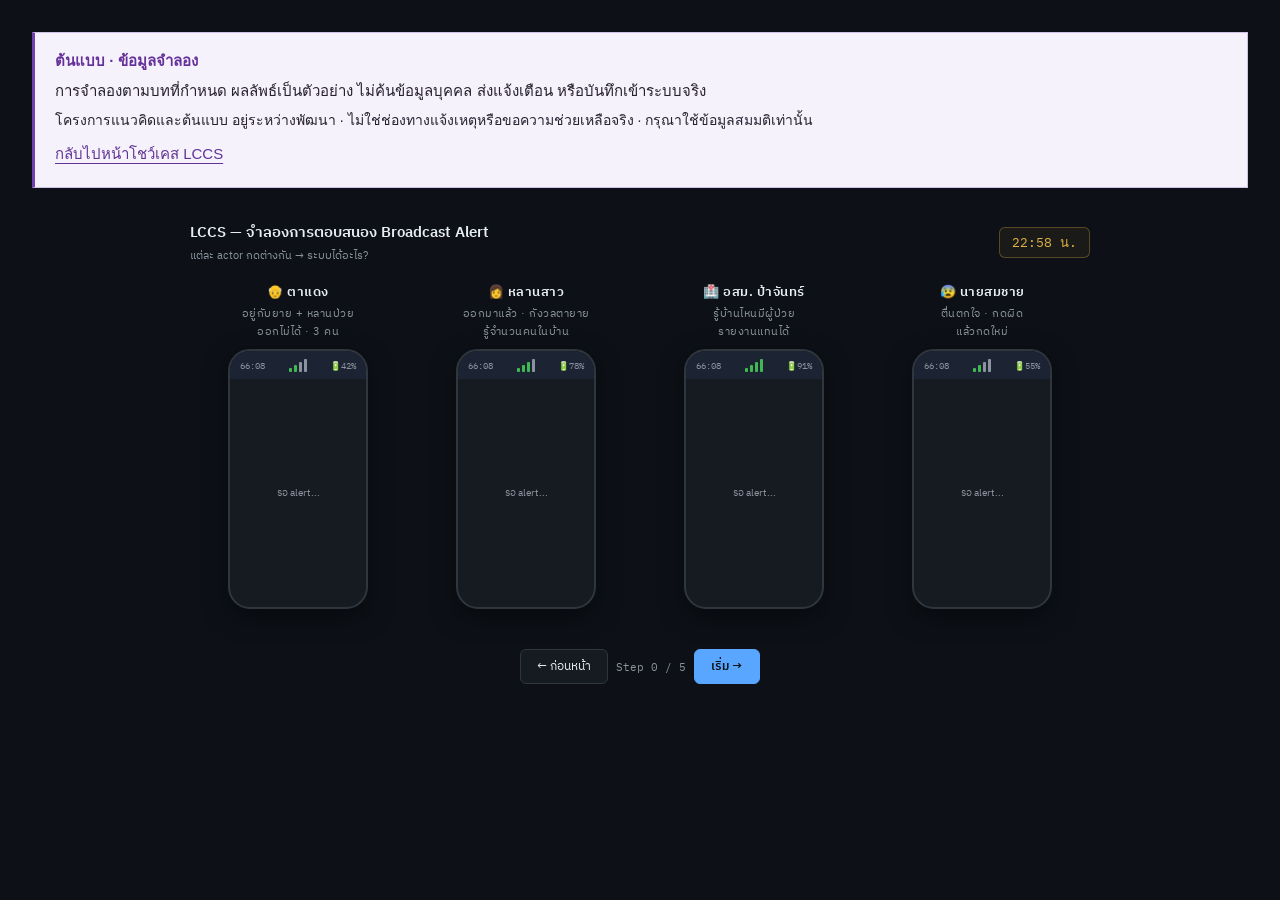
<file: prototypes/lccs_phone_simulation_actors.html>
<!DOCTYPE html>
<html lang="th">
<head>
<meta charset="UTF-8">
<meta name="viewport" content="width=device-width,initial-scale=1">
<title>LCCS — Phone Alert Simulation · ต้นแบบ</title>
<style>
  @import url('https://fonts.googleapis.com/css2?family=IBM+Plex+Sans+Thai:wght@300;400;500;600;700&family=IBM+Plex+Mono:wght@400;500&display=swap');
  *,*::before,*::after{box-sizing:border-box;margin:0;padding:0;}
  :root{
    --bg:#0d1117;--s1:#161b22;--s2:#1c2333;--s3:#21262d;
    --border:#30363d;--accent:#58a6ff;--amber:#e3b341;
    --danger:#f85149;--success:#3fb950;--purple:#bc8cff;
    --text:#e6edf3;--muted:#8b949e;
    --font:'IBM Plex Sans Thai',sans-serif;
    --mono:'IBM Plex Mono',monospace;
  }
  body{background:var(--bg);color:var(--text);font-family:var(--font);
    min-height:100vh;display:flex;flex-direction:column;align-items:center;
    padding:16px;gap:16px;overflow-x:hidden;}

  /* ── HEADER ── */
  .header{width:100%;max-width:900px;display:flex;justify-content:space-between;align-items:center;}
  .title-block h2{font-size:15px;font-weight:600;}
  .title-block p{font-size:11px;color:var(--muted);margin-top:2px;}
  .timer-badge{font-family:var(--mono);font-size:13px;color:var(--amber);
    border:1px solid rgba(227,179,65,.3);border-radius:6px;padding:4px 12px;
    background:rgba(227,179,65,.06);}

  /* ── MAIN GRID ── */
  .main{width:100%;max-width:900px;display:grid;
    grid-template-columns:1fr 1fr 1fr 1fr;gap:12px;}

  /* ── PHONE CARD ── */
  .phone-col{display:flex;flex-direction:column;align-items:center;gap:8px;}
  .actor-label{font-size:11px;color:var(--muted);letter-spacing:.5px;text-align:center;}
  .actor-label strong{display:block;font-size:13px;color:var(--text);font-weight:600;margin-bottom:2px;}

  .phone{
    width:140px;height:260px;border-radius:22px;
    border:2px solid var(--border);background:var(--s1);
    display:flex;flex-direction:column;overflow:hidden;
    position:relative;box-shadow:0 8px 24px rgba(0,0,0,.5);
    transition:border-color .3s;
  }
  .phone.active{border-color:var(--accent);box-shadow:0 0 20px rgba(88,166,255,.15);}
  .phone.success-glow{border-color:var(--success);box-shadow:0 0 20px rgba(63,185,80,.15);}

  .phone-status{height:28px;background:var(--s2);display:flex;align-items:center;
    justify-content:space-between;padding:0 10px;font-family:var(--mono);font-size:9px;color:var(--muted);}
  .signal-bars{display:flex;gap:2px;align-items:flex-end;}
  .bar{width:3px;background:var(--muted);border-radius:1px;}
  .bar.on{background:var(--success);}

  .phone-screen{flex:1;display:flex;flex-direction:column;padding:8px;gap:6px;overflow:hidden;}

  /* notification */
  .notif{border-radius:10px;padding:8px 10px;font-size:10px;line-height:1.5;
    border:1px solid;animation:slideDown .35s ease;}
  @keyframes slideDown{from{opacity:0;transform:translateY(-8px)}to{opacity:1;transform:translateY(0)}}
  .notif.alert{background:rgba(248,81,73,.1);border-color:rgba(248,81,73,.4);}
  .notif.system{background:rgba(88,166,255,.08);border-color:rgba(88,166,255,.3);
    font-family:var(--mono);}
  .notif.success{background:rgba(63,185,80,.1);border-color:rgba(63,185,80,.4);}
  .notif.neutral{background:var(--s2);border-color:var(--border);}
  .notif-title{font-weight:600;font-size:10px;margin-bottom:2px;}

  /* big action buttons */
  .action-btn{border-radius:8px;border:none;padding:7px 6px;font-family:var(--font);
    font-size:10px;font-weight:600;cursor:pointer;transition:all .15s;width:100%;
    letter-spacing:.2px;}
  .action-btn.red{background:rgba(248,81,73,.2);color:#ffa198;border:1px solid rgba(248,81,73,.4);}
  .action-btn.amber{background:rgba(227,179,65,.15);color:#f0c060;border:1px solid rgba(227,179,65,.35);}
  .action-btn.green{background:rgba(63,185,80,.15);color:#7ee787;border:1px solid rgba(63,185,80,.35);}
  .action-btn.blue{background:rgba(88,166,255,.12);color:#79c0ff;border:1px solid rgba(88,166,255,.3);}
  .action-btn.ghost{background:var(--s3);color:var(--muted);border:1px solid var(--border);}
  .action-btn:hover:not(:disabled){filter:brightness(1.2);transform:scale(1.02);}
  .action-btn:disabled{opacity:.35;cursor:not-allowed;transform:none;}

  .btn-row{display:grid;grid-template-columns:1fr 1fr;gap:4px;}
  .btn-row.single{grid-template-columns:1fr;}

  /* sent badge */
  .sent-badge{text-align:center;font-family:var(--mono);font-size:9px;
    color:var(--success);padding:4px;border-top:1px solid var(--border);
    animation:fadeIn .4s ease;}

  /* ussd display */
  .ussd-display{font-family:var(--mono);font-size:11px;color:var(--accent);
    background:var(--s3);border-radius:6px;padding:6px 8px;text-align:center;
    border:1px solid rgba(88,166,255,.2);}

  .phone-idle-text{flex:1;display:flex;align-items:center;justify-content:center;
    font-size:10px;color:var(--muted);text-align:center;padding:8px;}

  /* ── RESULT PANEL ── */
  .result-panel{width:100%;max-width:900px;
    background:var(--s1);border:1px solid var(--border);border-radius:10px;
    padding:14px 18px;}
  .result-panel h3{font-size:12px;font-family:var(--mono);color:var(--muted);
    letter-spacing:1px;text-transform:uppercase;margin-bottom:10px;}
  .result-grid{display:grid;grid-template-columns:repeat(4,1fr);gap:8px;}
  .result-stat{background:var(--s2);border:1px solid var(--border);border-radius:8px;
    padding:10px;text-align:center;}
  .result-stat .n{font-family:var(--mono);font-size:20px;font-weight:600;line-height:1;}
  .result-stat .l{font-size:10px;color:var(--muted);margin-top:3px;}
  .result-stat.r .n{color:var(--danger);}
  .result-stat.a .n{color:var(--amber);}
  .result-stat.g .n{color:var(--success);}
  .result-stat.b .n{color:var(--accent);}

  /* ── CONTROLS ── */
  .controls{display:flex;gap:8px;align-items:center;}
  .ctrl-btn{padding:7px 16px;border-radius:6px;border:1px solid var(--border);
    background:var(--s1);color:var(--text);font-family:var(--font);font-size:12px;
    cursor:pointer;transition:all .2s;}
  .ctrl-btn:hover{border-color:var(--accent);color:var(--accent);}
  .ctrl-btn.primary{background:var(--accent);border-color:var(--accent);
    color:var(--bg);font-weight:600;}
  .ctrl-btn.primary:hover{background:#79c0ff;}
  .step-info{font-family:var(--mono);font-size:11px;color:var(--muted);}

  @keyframes fadeIn{from{opacity:0}to{opacity:1}}

  /* mobile stack */
  @media(max-width:600px){
    .main{grid-template-columns:1fr 1fr;}
    .result-grid{grid-template-columns:repeat(2,1fr);}
  }
</style>
<link rel="stylesheet" href="../research/prototype-notice.css?v=showcase-20261028">
</head>
<body>
<aside class="prototype-notice" aria-label="สถานะต้นแบบ">
  <p class="prototype-notice-label">ต้นแบบ · ข้อมูลจำลอง</p>
  <p>การจำลองตามบทที่กำหนด ผลลัพธ์เป็นตัวอย่าง ไม่ค้นข้อมูลบุคคล ส่งแจ้งเตือน หรือบันทึกเข้าระบบจริง</p>
  <p class="prototype-notice-scope">โครงการแนวคิดและต้นแบบ อยู่ระหว่างพัฒนา · ไม่ใช่ช่องทางแจ้งเหตุหรือขอความช่วยเหลือจริง · กรุณาใช้ข้อมูลสมมติเท่านั้น</p>
  <a href="../index.html#prototype-library">กลับไปหน้าโชว์เคส LCCS</a>
</aside>


<div class="header">
  <div class="title-block">
    <h2>LCCS — จำลองการตอบสนอง Broadcast Alert</h2>
    <p>แต่ละ actor กดต่างกัน → ระบบได้อะไร?</p>
  </div>
  <div class="timer-badge" id="timerBadge">22:58 น.</div>
</div>

<div class="main" id="mainGrid">

  <!-- ACTOR 1: ตาแดง -->
  <div class="phone-col">
    <div class="actor-label">
      <strong>👴 ตาแดง</strong>
      อยู่กับยาย + หลานป่วย<br>ออกไม่ได้ · 3 คน
    </div>
    <div class="phone" id="p1">
      <div class="phone-status">
        <span>66:08</span>
        <div class="signal-bars">
          <div class="bar on" style="height:4px"></div>
          <div class="bar on" style="height:7px"></div>
          <div class="bar" style="height:10px"></div>
          <div class="bar" style="height:13px"></div>
        </div>
        <span>🔋42%</span>
      </div>
      <div class="phone-screen" id="s1">
        <div class="phone-idle-text">รอ alert...</div>
      </div>
    </div>
    <div id="tag1" style="font-size:10px;color:var(--muted);text-align:center;height:16px;"></div>
  </div>

  <!-- ACTOR 2: หลานสาว (นอกพื้นที่) -->
  <div class="phone-col">
    <div class="actor-label">
      <strong>👩 หลานสาว</strong>
      ออกมาแล้ว · กังวลตายาย<br>รู้จำนวนคนในบ้าน
    </div>
    <div class="phone" id="p2">
      <div class="phone-status">
        <span>66:08</span>
        <div class="signal-bars">
          <div class="bar on" style="height:4px"></div>
          <div class="bar on" style="height:7px"></div>
          <div class="bar on" style="height:10px"></div>
          <div class="bar" style="height:13px"></div>
        </div>
        <span>🔋78%</span>
      </div>
      <div class="phone-screen" id="s2">
        <div class="phone-idle-text">รอ alert...</div>
      </div>
    </div>
    <div id="tag2" style="font-size:10px;color:var(--muted);text-align:center;height:16px;"></div>
  </div>

  <!-- ACTOR 3: อสม. -->
  <div class="phone-col">
    <div class="actor-label">
      <strong>🏥 อสม. ป้าจันทร์</strong>
      รู้บ้านไหนมีผู้ป่วย<br>รายงานแทนได้
    </div>
    <div class="phone" id="p3">
      <div class="phone-status">
        <span>66:08</span>
        <div class="signal-bars">
          <div class="bar on" style="height:4px"></div>
          <div class="bar on" style="height:7px"></div>
          <div class="bar on" style="height:10px"></div>
          <div class="bar on" style="height:13px"></div>
        </div>
        <span>🔋91%</span>
      </div>
      <div class="phone-screen" id="s3">
        <div class="phone-idle-text">รอ alert...</div>
      </div>
    </div>
    <div id="tag3" style="font-size:10px;color:var(--muted);text-align:center;height:16px;"></div>
  </div>

  <!-- ACTOR 4: คนกดผิด -->
  <div class="phone-col">
    <div class="actor-label">
      <strong>😰 นายสมชาย</strong>
      ตื่นตกใจ · กดผิด<br>แล้วกดใหม่
    </div>
    <div class="phone" id="p4">
      <div class="phone-status">
        <span>66:08</span>
        <div class="signal-bars">
          <div class="bar on" style="height:4px"></div>
          <div class="bar on" style="height:7px"></div>
          <div class="bar" style="height:10px"></div>
          <div class="bar" style="height:13px"></div>
        </div>
        <span>🔋55%</span>
      </div>
      <div class="phone-screen" id="s4">
        <div class="phone-idle-text">รอ alert...</div>
      </div>
    </div>
    <div id="tag4" style="font-size:10px;color:var(--muted);text-align:center;height:16px;"></div>
  </div>

</div>

<!-- Result panel -->
<div class="result-panel" id="resultPanel" style="display:none"><p class="prototype-sample-label">ข้อมูลจำลอง · ผลสรุปตามบท ไม่ใช่การส่งแจ้งเหตุจริง</p>
  <h3>// ระบบได้อะไร — raw signal → interpreted</h3>
  <div class="result-grid">
    <div class="result-stat r"><div class="n" id="rCannot">0</div><div class="l">ออกไม่ได้ (คน)</div></div>
    <div class="result-stat a"><div class="n" id="rWantOut">0</div><div class="l">ต้องการออก (คน)</div></div>
    <div class="result-stat g"><div class="n" id="rSafe">0</div><div class="l">ปลอดภัยแล้ว (คน)</div></div>
    <div class="result-stat b"><div class="n" id="rEvents">0</div><div class="l">raw events (รวม dirty)</div></div>
  </div>
</div>

<div class="controls">
  <button class="ctrl-btn" id="btnPrev" onclick="prevStep()" disabled>← ก่อนหน้า</button>
  <span class="step-info" id="stepInfo">Step 0 / 5</span>
  <button class="ctrl-btn primary" id="btnNext" onclick="nextStep()">เริ่ม →</button>
</div>

<script>
let step = 0;

// ── helpers ──
const s = id => document.getElementById(id);
const setHTML = (id, html) => { s(id).innerHTML = html; };
const addClass = (id, cls) => s(id).classList.add(cls);
const rmClass  = (id, cls) => s(id).classList.remove(cls);

const times = ['22:58 น.','22:58 น.','23:02 น.','23:04 น.','23:04 น.','23:05 น.','23:06 น.'];

// Notification alert HTML (shown on all phones at step 1)
const alertNotif = `
  <div class="notif alert">
    <div class="notif-title">⚠️ แจ้งเตือนภัยพิบัติ</div>
    น้ำท่วมฉุกเฉิน อ.หาดใหญ่<br>
    <strong>กดเพื่อแจ้งสถานะของคุณ</strong>
  </div>`;

const steps = [
  // 0 — idle
  () => {
    ['s1','s2','s3','s4'].forEach(id => setHTML(id,'<div class="phone-idle-text">รอ alert...</div>'));
    ['p1','p2','p3','p4','tag1','tag2','tag3','tag4'].forEach(id => {
      rmClass(id,'active'); rmClass(id,'success-glow');
      if(id.startsWith('tag')) s(id).textContent='';
    });
    s('resultPanel').style.display='none';
  },
  // 1 — broadcast arrives on all phones
  () => {
    s('timerBadge').textContent = times[1];
    ['p1','p2','p3','p4'].forEach(id => addClass(id,'active'));
    setHTML('s1', alertNotif + `<div class="btn-row single"><button class="action-btn red" disabled>กำลังโหลด…</button></div>`);
    setHTML('s2', alertNotif + `<div class="btn-row single"><button class="action-btn amber" disabled>กำลังโหลด…</button></div>`);
    setHTML('s3', alertNotif + `<div class="btn-row single"><button class="action-btn blue" disabled>กำลังโหลด…</button></div>`);
    setHTML('s4', alertNotif + `<div class="btn-row single"><button class="action-btn ghost" disabled>กำลังโหลด…</button></div>`);
  },
  // 2 — buttons active, each actor sees their version
  () => {
    s('timerBadge').textContent = times[2];
    // ตาแดง — ปุ่มใหญ่ 2 ปุ่ม ไม่ต้องพิมพ์
    setHTML('s1', alertNotif + `
      <div style="font-size:9px;color:var(--muted);margin-top:2px;">มีกี่คนในบ้าน?</div>
      <div class="btn-row">
        <button class="action-btn ghost" disabled>1-2 คน</button>
        <button class="action-btn red" onclick="actorTap(1,'cannot',3)">3 คนขึ้นไป ออกไม่ได้</button>
      </div>
      <div class="btn-row single">
        <button class="action-btn green" onclick="actorTap(1,'safe',0)">ออกแล้ว / ปลอดภัย</button>
      </div>`);
    // หลานสาว — รู้ว่าตายายยังอยู่
    setHTML('s2', alertNotif + `
      <div style="font-size:9px;color:var(--muted);margin-top:2px;">แจ้งแทนคนที่คุณดูแล</div>
      <div class="btn-row">
        <button class="action-btn red" onclick="actorTap(2,'cannot',3)">บ้านนั้นออกไม่ได้ 3 คน</button>
        <button class="action-btn amber" onclick="actorTap(2,'wantout',3)">ต้องการออก 3 คน</button>
      </div>
      <div class="btn-row single">
        <button class="action-btn green" onclick="actorTap(2,'safe',1)">ฉันออกมาแล้ว ปลอดภัย</button>
      </div>`);
    // อสม. — รู้หลายบ้าน
    setHTML('s3', alertNotif + `
      <div style="font-size:9px;color:var(--muted);margin-top:2px;">รายงานในฐานะ อสม.</div>
      <div class="btn-row">
        <button class="action-btn red" onclick="actorTap(3,'cannot',7)">โซนนี้ออกไม่ได้ ~7 คน</button>
        <button class="action-btn amber" onclick="actorTap(3,'wantout',4)">ต้องการออก 4 คน</button>
      </div>
      <div class="btn-row single">
        <button class="action-btn blue" onclick="actorTap(3,'flag',0)">มีผู้ป่วยติดเตียง 2 ราย</button>
      </div>`);
    // สมชาย — ตื่นตกใจ
    setHTML('s4', alertNotif + `
      <div style="font-size:9px;color:var(--muted);margin-top:2px;">ตื่นตกใจ...</div>
      <div class="btn-row">
        <button class="action-btn ghost" onclick="actorTap(4,'error',0)">กดพลาด!</button>
        <button class="action-btn amber" onclick="actorTap(4,'wantout',2)">ต้องการออก 2 คน</button>
      </div>
      <div class="btn-row single">
        <button class="action-btn ghost" disabled>ยกเลิก / เริ่มใหม่</button>
      </div>`);
  },
  // 3 — auto summary after all tapped (or skip)
  () => {
    s('timerBadge').textContent = times[3];
    showSummary();
  },
  // 4 — ICP view
  () => {
    s('timerBadge').textContent = times[4];
    s('resultPanel').style.display='block';
    updateCounts();
  },
  // 5 — interpreted
  () => {
    s('timerBadge').textContent = times[5];
    ['p1','p2','p3','p4'].forEach(id => { rmClass(id,'active'); addClass(id,'success-glow'); });
    setHTML('s1','<div class="notif success"><div class="notif-title">✓ รับแล้ว</div>ออกไม่ได้ 3 คน<br>ข้อมูลเข้าระบบแล้ว<br><span style="color:var(--muted);font-size:9px">ประหยัดแบต</span></div>');
    setHTML('s2','<div class="notif success"><div class="notif-title">✓ รับแล้ว</div>รายงานแทน 3 คน<br><span style="color:var(--muted);font-size:9px">ระบบ dedup อัตโนมัติ</span></div>');
    setHTML('s3','<div class="notif success"><div class="notif-title">✓ รับแล้ว</div>7 คน + flag ผู้ป่วย 2 ราย<br><span style="color:var(--muted);font-size:9px">priority สูง</span></div>');
    setHTML('s4','<div class="notif neutral"><div class="notif-title">✓ รับแล้ว (แก้แล้ว)</div>ต้องการออก 2 คน<br><span style="color:var(--muted);font-size:9px">event error ถูกเก็บไว้</span></div>');
  }
];

// track actor taps
const tapped = {1:false,2:false,3:false,4:false};
const counts = {cannot:0,wantout:0,safe:0,events:0};

function actorTap(actor, type, count) {
  if(tapped[actor]) return;
  tapped[actor] = true;
  counts.events++;
  if(type==='error'){ counts.events++; } // dirty event
  else if(type==='cannot') counts.cannot += count;
  else if(type==='wantout') counts.wantout += count;
  else if(type==='safe') counts.safe += count;

  // show sent badge on that phone
  const screenId = 's'+actor;
  const current = s(screenId).innerHTML;
  s(screenId).innerHTML = current.replace(/<div class="btn-row.*$/s,'')
    + `<div class="sent-badge">✓ ส่งแล้ว · ${new Date().getSeconds()}s</div>`;
  s('tag'+actor).textContent = type==='error' ? '⚠ กดผิด→แก้แล้ว' : type==='flag' ? '🏥 flag ผู้ป่วย' : '✓ ส่งแล้ว';
  s('tag'+actor).style.color = type==='error' ? 'var(--amber)' : 'var(--success)';

  // show ussd code
  const ussdMap = {cannot:'*1669*2*'+count+'#', wantout:'*1669*4*'+count+'#', safe:'*1669*3*'+count+'#', flag:'*1669*5#', error:'*1669*9#'};
  s(screenId).innerHTML += `<div class="ussd-display">${ussdMap[type]||''}</div>`;

  // auto-advance if all tapped
  if(Object.values(tapped).every(Boolean) && step===2) {
    setTimeout(()=>{ step=3; renderStep(); },600);
  }
}

function showSummary() {
  // show result panel with animation
  s('resultPanel').style.display='block';
  updateCounts();
}

function updateCounts() {
  // add some simulated background noise
  s('rCannot').textContent  = counts.cannot + (counts.cannot > 0 ? 2 : 0);
  s('rWantOut').textContent = counts.wantout + (counts.wantout > 0 ? 1 : 0);
  s('rSafe').textContent    = counts.safe;
  s('rEvents').textContent  = counts.events + 3; // dirty events
}

function renderStep() {
  s('stepInfo').textContent = `Step ${step} / ${steps.length-1}`;
  s('btnPrev').disabled = step===0;
  s('btnNext').textContent = step===0 ? 'เริ่ม →' : step===steps.length-1 ? '↺ เริ่มใหม่' : 'ถัดไป →';
  if(steps[step]) steps[step]();
}

function nextStep() {
  if(step===steps.length-1){ step=0; Object.keys(tapped).forEach(k=>tapped[k]=false); Object.keys(counts).forEach(k=>counts[k]=0); }
  else step++;
  renderStep();
}
function prevStep() {
  if(step>0){ step--; renderStep(); }
}

renderStep();
</script>
</body>
</html>
</file>
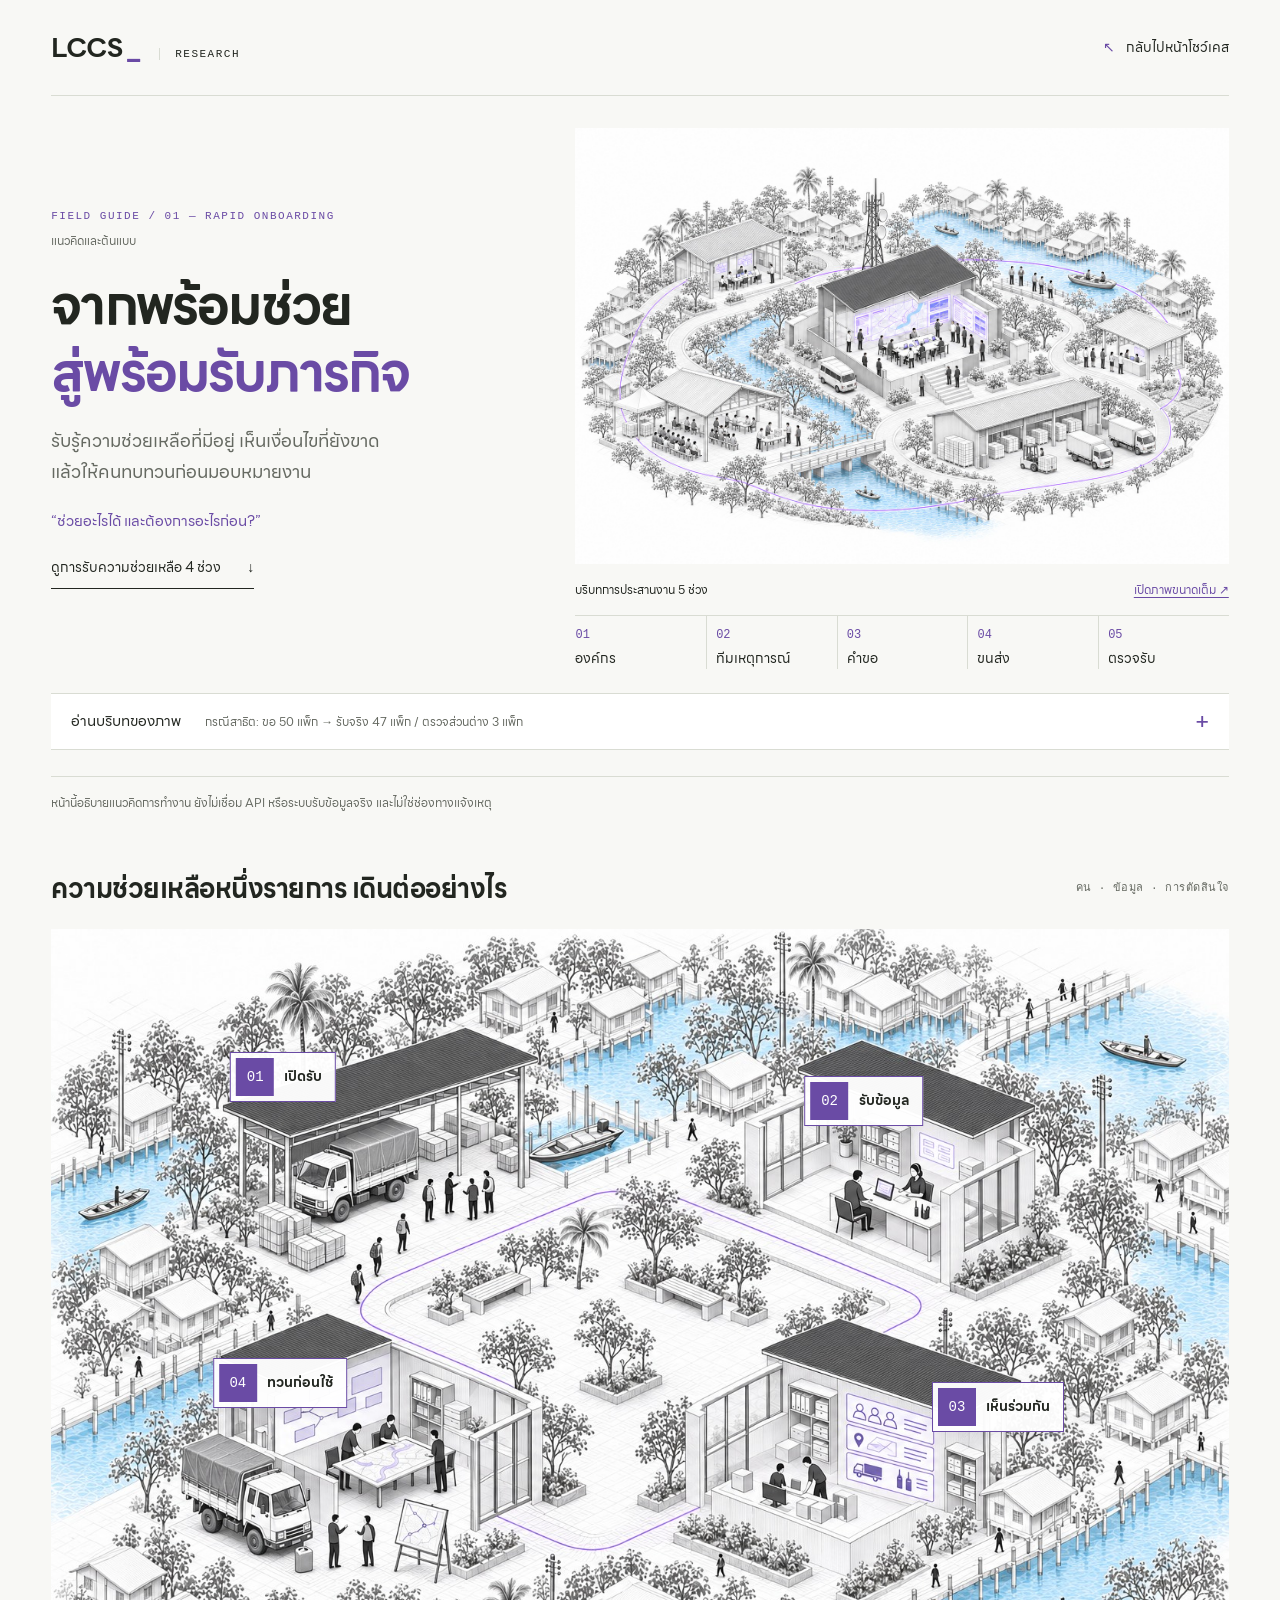
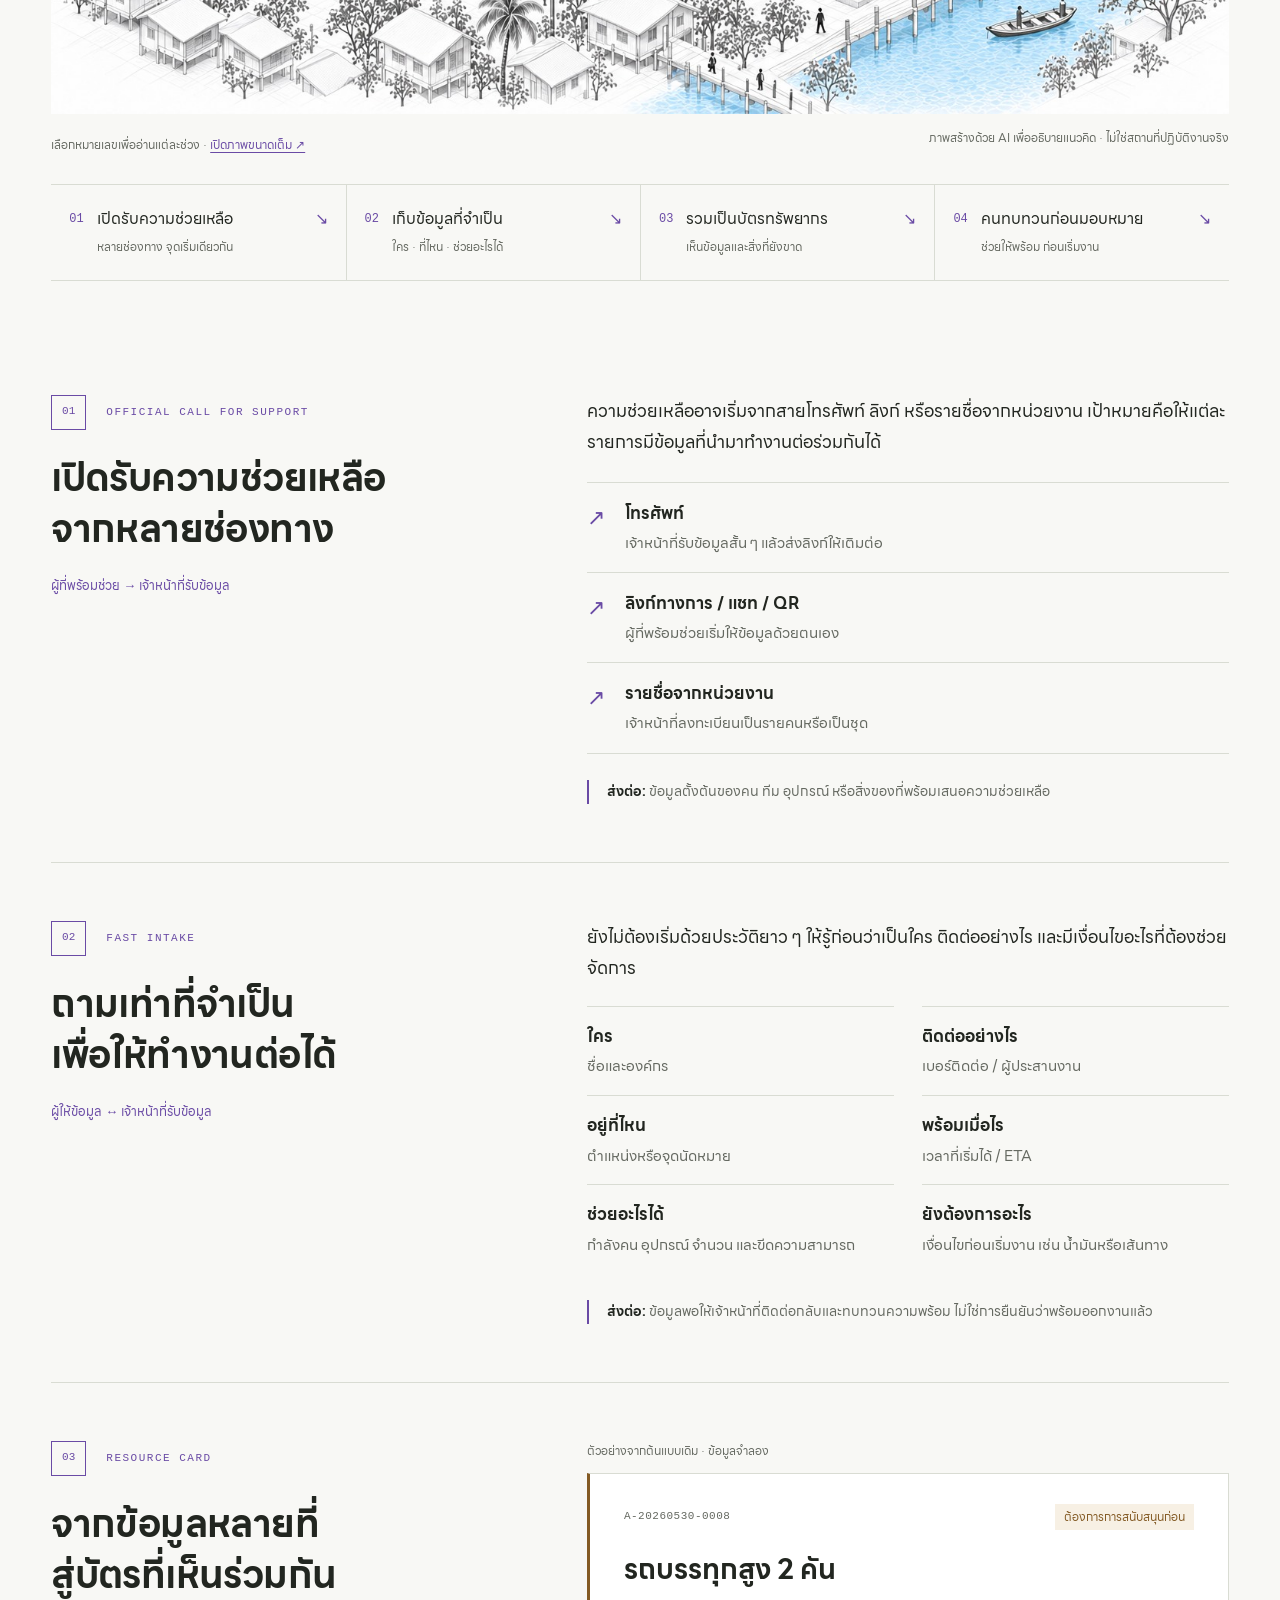
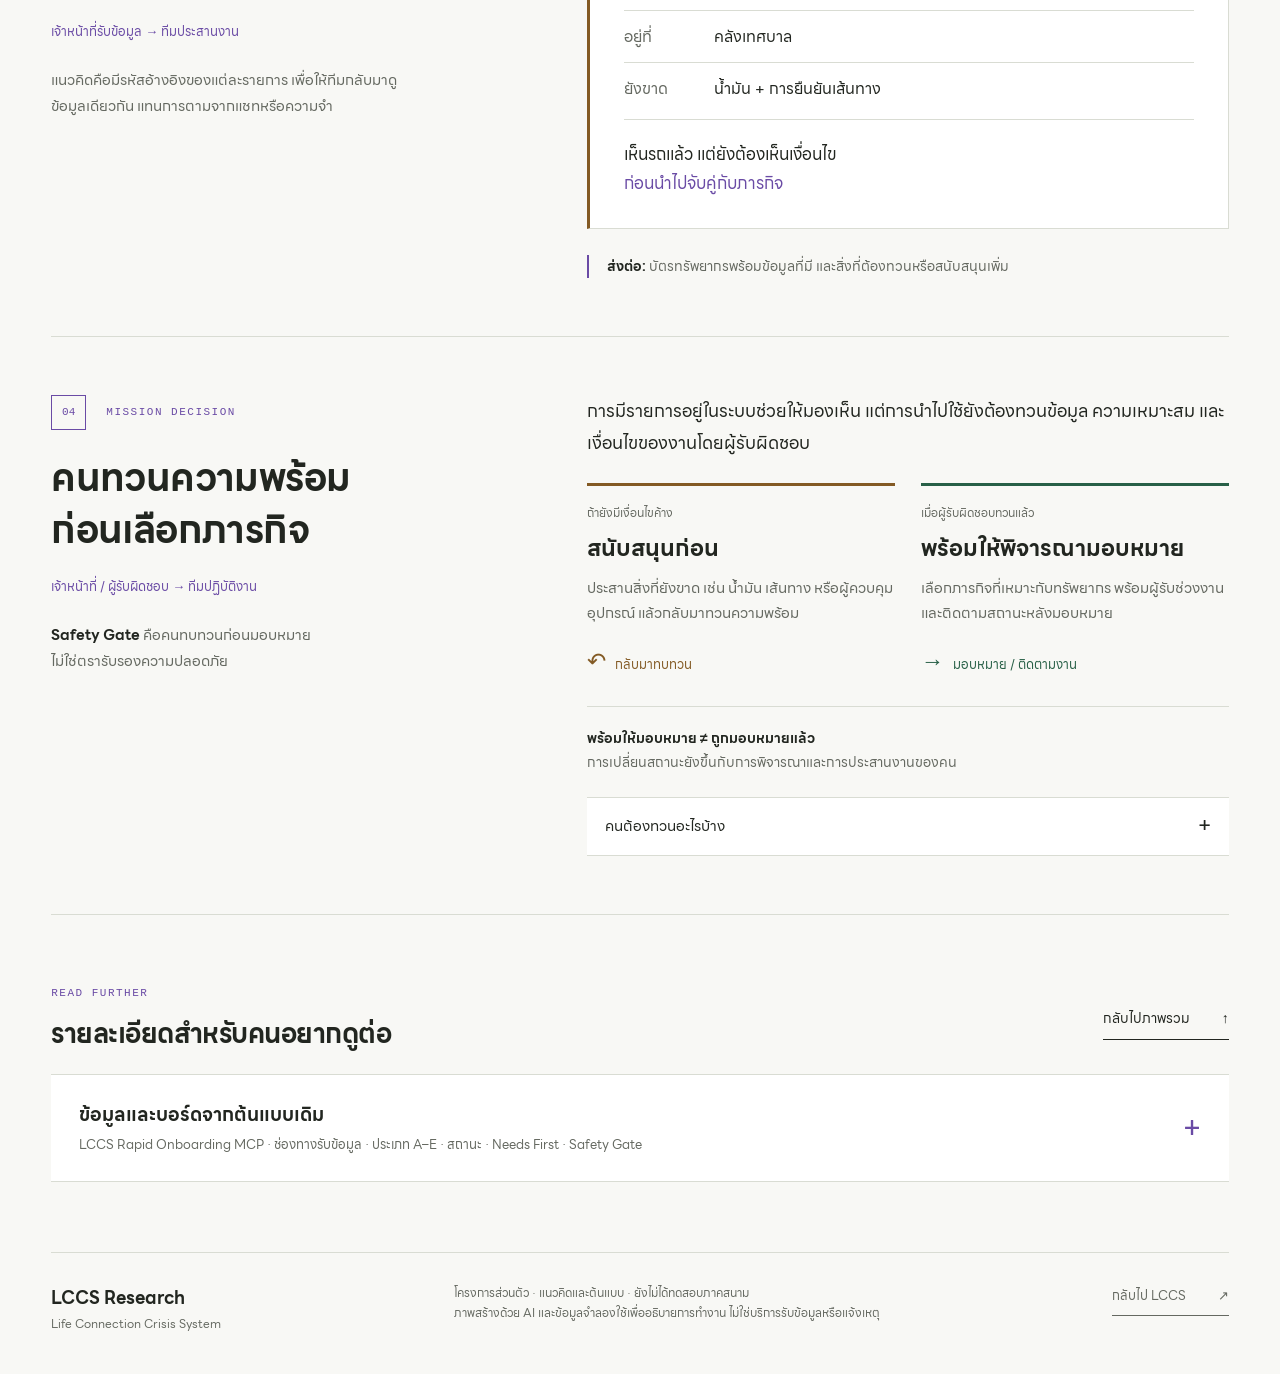
<file: prototypes/LCCS_Rapid_Onboarding_MCP.html>
<!doctype html>
<html lang="th">
<head>
  <meta charset="utf-8">
  <meta name="viewport" content="width=device-width, initial-scale=1">
  <meta name="description" content="ทำความเข้าใจแนวคิด LCCS Rapid Onboarding ผ่านภาพการทำงาน 4 ช่วง ตั้งแต่เปิดรับความช่วยเหลือ เก็บข้อมูล รวมบัตรทรัพยากร จนถึงการทบทวนโดยคนก่อนมอบหมายงาน">
  <meta name="theme-color" content="#f8f8f5">
  <title>เริ่มต้นเข้าร่วมช่วยเหลือ — LCCS Research</title>
  <link rel="icon" href="data:,">
  <link rel="stylesheet" href="rapid-onboarding.css">
</head>
<body>
  <a class="skip-link" href="#main">ข้ามไปเนื้อหา</a>
  <header class="site-header wrap">
    <a class="wordmark" href="../index.html" aria-label="หน้าแรก LCCS Research">LCCS<span aria-hidden="true">_</span> <small>RESEARCH</small></a>
    <a class="back-link" href="../index.html#prototype-library"><span aria-hidden="true">↖</span> กลับไปหน้าโชว์เคส</a>
  </header>
  <main id="main" class="wrap">
    <section class="intro intro--visual" aria-labelledby="page-title">
      <div class="intro-copy">
        <p class="eyebrow">FIELD GUIDE / 01 — RAPID ONBOARDING</p>
        <p class="hero-status">แนวคิดและต้นแบบ</p>
        <h1 id="page-title">จากพร้อมช่วย<br><em>สู่พร้อมรับภารกิจ</em></h1>
        <p class="intro-lead">รับรู้ความช่วยเหลือที่มีอยู่ เห็นเงื่อนไขที่ยังขาด<br class="desktop-break"> แล้วให้คนทบทวนก่อนมอบหมายงาน</p>
        <p class="hero-question">“ช่วยอะไรได้ และต้องการอะไรก่อน?”</p>
        <a class="text-link" href="#journey">ดูการรับความช่วยเหลือ 4 ช่วง <span aria-hidden="true">↓</span></a>
      </div>
      <figure class="intro-visual" aria-labelledby="hero-context-title">
        <img class="hero-context-art" src="assets/rapid-onboarding/coordination-cycle-hero-linework.jpg" width="1536" height="1024" loading="eager" fetchpriority="high" alt="ภาพแนวคิดลายเส้นสถาปัตยกรรม แสดงการเชื่อมงานขององค์กร ทีมเหตุการณ์ จุดรับคำขอ คลังและการขนส่ง ไปถึงจุดรับสิ่งของ ใช้อธิบายบริบทการประสานงานห้าช่วงด้วยข้อมูลจำลอง">
        <figcaption>
          <div class="hero-visual-meta"><span id="hero-context-title">บริบทการประสานงาน 5 ช่วง</span><a class="full-image-link" href="assets/rapid-onboarding/coordination-cycle-hero-linework.jpg" target="_blank" rel="noopener noreferrer" aria-label="เปิดภาพบริบทการประสานงานขนาดเต็มในแท็บใหม่">เปิดภาพขนาดเต็ม ↗</a></div>
          <ol class="hero-cycle-index" aria-label="ลำดับบริบทการประสานงาน"><li><span>01</span>องค์กร</li><li><span>02</span>ทีมเหตุการณ์</li><li><span>03</span>คำขอ</li><li><span>04</span>ขนส่ง</li><li><span>05</span>ตรวจรับ</li></ol>
        </figcaption>
      </figure>
      <details class="hero-context-details">
        <summary><span><b>อ่านบริบทของภาพ</b><small>กรณีสาธิต: ขอ 50 แพ็ก → รับจริง 47 แพ็ก / ตรวจส่วนต่าง 3 แพ็ก</small></span><span class="summary-icon" aria-hidden="true">+</span></summary>
        <div class="hero-context-body">
          <p class="hero-context-intro">ภาพนี้แสดงบริบทตั้งแต่เข้าร่วมจนถึงส่งมอบ ส่วนเนื้อหาด้านล่างขยายเฉพาะการรับข้อมูลและทบทวนความพร้อมก่อนมอบหมายงาน</p>
          <ol class="hero-context-stages">
            <li><b>เลือกหรือสร้างองค์กร</b><p>เลือกองค์กรเดิมหรือสร้างใหม่ องค์กรเดิมใช้ต่อได้หลายเหตุการณ์</p></li>
            <li><b>สร้างทีมสำหรับเหตุการณ์</b><p>แยกทีมตามแต่ละเหตุการณ์ เข้าร่วมผ่าน QR ของทีม โดยส่ง PIN แยกกัน หากไม่มี PIN ให้รอฝ่ายเลขานุการทบทวน ส่วนผู้มีอำนาจอนุมัติทีมยังไม่ได้ยืนยัน</p></li>
            <li><b>คำขอและพูลร่วม</b><p>กรณีสาธิต A1 ขอรับน้ำดื่ม 50 แพ็ก และ B1 ยืนยันและเปิดพูลร่วม</p></li>
            <li><b>จัดสรรและขนส่ง</b><p>S1 เสนอขนส่ง · P1 ตรวจยืนยัน · B1 จัดสรรจากพูลร่วม แล้วออกเที่ยวขนส่ง</p></li>
            <li><b>รับของและกระทบยอด</b><p>A1 รับจริง 47 แพ็ก แล้ว A1 และ B1 ทวนส่วนต่าง 3 แพ็ก <strong>จบเที่ยวขนส่งไม่เท่ากับปิดคำขอ</strong></p></li>
          </ol>
          <p class="hero-context-note">เส้นวนกลับสื่อถึงการส่งต่อข้อมูลและความพร้อม ไม่ได้เปิดคำขอเดิมซ้ำโดยอัตโนมัติ และไม่ได้สร้างองค์กรใหม่ ภาพสร้างด้วย AI เพื่ออธิบายแนวคิดและกรณีสาธิต ไม่ใช่ผลการปฏิบัติงานจริง</p>
        </div>
      </details>
    </section>
    <p class="scope-line">หน้านี้อธิบายแนวคิดการทำงาน ยังไม่เชื่อม API หรือระบบรับข้อมูลจริง และไม่ใช่ช่องทางแจ้งเหตุ</p>

    <section id="journey" class="journey" aria-labelledby="journey-title">
      <div class="section-topline"><h2 id="journey-title">ความช่วยเหลือหนึ่งรายการ เดินต่ออย่างไร</h2><span class="eyebrow">คน · ข้อมูล · การตัดสินใจ</span></div>
      <figure class="journey-figure">
        <div class="journey-art">
          <img src="assets/rapid-onboarding/coordination-journey-linework-v2.jpg" width="1536" height="1024" fetchpriority="high" alt="ภาพแนวคิดลายเส้นสถาปัตยกรรมมุมสูง ขาว–เทาและน้ำฟ้าอ่อน แสดงคนและทรัพยากร จุดรับข้อมูล บอร์ดทรัพยากร และเจ้าหน้าที่ร่วมทบทวนก่อนมอบหมายงาน เชื่อมเป็นเส้นทางสี่ช่วง">
          <a class="scene-pin pin-one" href="#step-1" aria-label="ช่วงที่ 1 เปิดรับความช่วยเหลือ"><span>01</span><b>เปิดรับ</b></a>
          <a class="scene-pin pin-two" href="#step-2" aria-label="ช่วงที่ 2 เก็บข้อมูลที่จำเป็น"><span>02</span><b>รับข้อมูล</b></a>
          <a class="scene-pin pin-three" href="#step-3" aria-label="ช่วงที่ 3 รวมเป็นบัตรทรัพยากร"><span>03</span><b>เห็นร่วมกัน</b></a>
          <a class="scene-pin pin-four" href="#step-4" aria-label="ช่วงที่ 4 คนทบทวนก่อนมอบหมาย"><span>04</span><b>ทวนก่อนใช้</b></a>
        </div>
        <figcaption><span>เลือกหมายเลขเพื่ออ่านแต่ละช่วง · <a class="full-image-link" href="assets/rapid-onboarding/coordination-journey-linework-v2.jpg" target="_blank" rel="noopener noreferrer" aria-label="เปิดภาพขนาดเต็มในแท็บใหม่">เปิดภาพขนาดเต็ม ↗</a></span><span>ภาพสร้างด้วย AI เพื่ออธิบายแนวคิด · ไม่ใช่สถานที่ปฏิบัติงานจริง</span></figcaption>
      </figure>
      <ol class="journey-index" aria-label="อ่านตามลำดับการทำงาน">
        <li><a href="#step-1"><span class="index-number">01</span><span>เปิดรับความช่วยเหลือ<small>หลายช่องทาง จุดเริ่มเดียวกัน</small></span><span aria-hidden="true">↘</span></a></li>
        <li><a href="#step-2"><span class="index-number">02</span><span>เก็บข้อมูลที่จำเป็น<small>ใคร · ที่ไหน · ช่วยอะไรได้</small></span><span aria-hidden="true">↘</span></a></li>
        <li><a href="#step-3"><span class="index-number">03</span><span>รวมเป็นบัตรทรัพยากร<small>เห็นข้อมูลและสิ่งที่ยังขาด</small></span><span aria-hidden="true">↘</span></a></li>
        <li><a href="#step-4"><span class="index-number">04</span><span>คนทบทวนก่อนมอบหมาย<small>ช่วยให้พร้อม ก่อนเริ่มงาน</small></span><span aria-hidden="true">↘</span></a></li>
      </ol>
    </section>

    <section class="walkthrough" aria-label="อธิบายการทำงานทีละช่วง">
      <article class="step" id="step-1" aria-labelledby="step-title-1">
        <div class="step-heading"><p class="eyebrow"><span class="step-number">01</span> OFFICIAL CALL FOR SUPPORT</p><h2 id="step-title-1">เปิดรับความช่วยเหลือ<br>จากหลายช่องทาง</h2><p class="step-who">ผู้ที่พร้อมช่วย → เจ้าหน้าที่รับข้อมูล</p></div>
        <div class="step-content"><p class="step-lead">ความช่วยเหลืออาจเริ่มจากสายโทรศัพท์ ลิงก์ หรือรายชื่อจากหน่วยงาน เป้าหมายคือให้แต่ละรายการมีข้อมูลที่นำมาทำงานต่อร่วมกันได้</p><ul class="channel-list"><li><span aria-hidden="true">↗</span><div><b>โทรศัพท์</b><p>เจ้าหน้าที่รับข้อมูลสั้น ๆ แล้วส่งลิงก์ให้เติมต่อ</p></div></li><li><span aria-hidden="true">↗</span><div><b>ลิงก์ทางการ / แชท / QR</b><p>ผู้ที่พร้อมช่วยเริ่มให้ข้อมูลด้วยตนเอง</p></div></li><li><span aria-hidden="true">↗</span><div><b>รายชื่อจากหน่วยงาน</b><p>เจ้าหน้าที่ลงทะเบียนเป็นรายคนหรือเป็นชุด</p></div></li></ul><p class="handoff"><b>ส่งต่อ:</b> ข้อมูลตั้งต้นของคน ทีม อุปกรณ์ หรือสิ่งของที่พร้อมเสนอความช่วยเหลือ</p></div>
      </article>

      <article class="step" id="step-2" aria-labelledby="step-title-2">
        <div class="step-heading"><p class="eyebrow"><span class="step-number">02</span> FAST INTAKE</p><h2 id="step-title-2">ถามเท่าที่จำเป็น<br>เพื่อให้ทำงานต่อได้</h2><p class="step-who">ผู้ให้ข้อมูล ↔ เจ้าหน้าที่รับข้อมูล</p></div>
        <div class="step-content"><p class="step-lead">ยังไม่ต้องเริ่มด้วยประวัติยาว ๆ ให้รู้ก่อนว่าเป็นใคร ติดต่ออย่างไร และมีเงื่อนไขอะไรที่ต้องช่วยจัดการ</p><dl class="intake-fields"><div><dt>ใคร</dt><dd>ชื่อและองค์กร</dd></div><div><dt>ติดต่ออย่างไร</dt><dd>เบอร์ติดต่อ / ผู้ประสานงาน</dd></div><div><dt>อยู่ที่ไหน</dt><dd>ตำแหน่งหรือจุดนัดหมาย</dd></div><div><dt>พร้อมเมื่อไร</dt><dd>เวลาที่เริ่มได้ / ETA</dd></div><div><dt>ช่วยอะไรได้</dt><dd>กำลังคน อุปกรณ์ จำนวน และขีดความสามารถ</dd></div><div><dt>ยังต้องการอะไร</dt><dd>เงื่อนไขก่อนเริ่มงาน เช่น น้ำมันหรือเส้นทาง</dd></div></dl><p class="handoff"><b>ส่งต่อ:</b> ข้อมูลพอให้เจ้าหน้าที่ติดต่อกลับและทบทวนความพร้อม ไม่ใช่การยืนยันว่าพร้อมออกงานแล้ว</p></div>
      </article>

      <article class="step" id="step-3" aria-labelledby="step-title-3">
        <div class="step-heading"><p class="eyebrow"><span class="step-number">03</span> RESOURCE CARD</p><h2 id="step-title-3">จากข้อมูลหลายที่<br>สู่บัตรที่เห็นร่วมกัน</h2><p class="step-who">เจ้าหน้าที่รับข้อมูล → ทีมประสานงาน</p><p class="step-side-note">แนวคิดคือมีรหัสอ้างอิงของแต่ละรายการ เพื่อให้ทีมกลับมาดูข้อมูลเดียวกัน แทนการตามจากแชทหรือความจำ</p></div>
        <div class="step-content"><p class="sample-label">ตัวอย่างจากต้นแบบเดิม · ข้อมูลจำลอง</p><div class="example-resource"><div class="example-top"><span class="eyebrow">A-20260530-0008</span><span class="needs-label">ต้องการการสนับสนุนก่อน</span></div><h3>รถบรรทุกสูง 2 คัน</h3><dl><div><dt>อยู่ที่</dt><dd>คลังเทศบาล</dd></div><div><dt>ยังขาด</dt><dd>น้ำมัน + การยืนยันเส้นทาง</dd></div></dl><p class="example-observation">เห็นรถแล้ว แต่ยังต้องเห็นเงื่อนไข<br><strong>ก่อนนำไปจับคู่กับภารกิจ</strong></p></div><p class="handoff"><b>ส่งต่อ:</b> บัตรทรัพยากรพร้อมข้อมูลที่มี และสิ่งที่ต้องทวนหรือสนับสนุนเพิ่ม</p></div>
      </article>

      <article class="step decision-step" id="step-4" aria-labelledby="step-title-4">
        <div class="step-heading"><p class="eyebrow"><span class="step-number">04</span> MISSION DECISION</p><h2 id="step-title-4">คนทวนความพร้อม<br>ก่อนเลือกภารกิจ</h2><p class="step-who">เจ้าหน้าที่ / ผู้รับผิดชอบ → ทีมปฏิบัติงาน</p><p class="step-side-note"><strong>Safety Gate</strong> คือคนทบทวนก่อนมอบหมาย<br>ไม่ใช่ตรารับรองความปลอดภัย</p></div>
        <div class="step-content"><p class="step-lead">การมีรายการอยู่ในระบบช่วยให้มองเห็น แต่การนำไปใช้ยังต้องทวนข้อมูล ความเหมาะสม และเงื่อนไขของงานโดยผู้รับผิดชอบ</p><div class="decision-branches"><section class="branch support-branch" aria-labelledby="support-title"><p class="branch-label">ถ้ายังมีเงื่อนไขค้าง</p><h3 id="support-title">สนับสนุนก่อน</h3><p>ประสานสิ่งที่ยังขาด เช่น น้ำมัน เส้นทาง หรือผู้ควบคุมอุปกรณ์ แล้วกลับมาทวนความพร้อม</p><span class="branch-return"><span aria-hidden="true">↶</span> กลับมาทบทวน</span></section><section class="branch ready-branch" aria-labelledby="ready-title"><p class="branch-label">เมื่อผู้รับผิดชอบทวนแล้ว</p><h3 id="ready-title">พร้อมให้พิจารณามอบหมาย</h3><p>เลือกภารกิจที่เหมาะกับทรัพยากร พร้อมผู้รับช่วงงาน และติดตามสถานะหลังมอบหมาย</p><span class="branch-return"><span aria-hidden="true">→</span> มอบหมาย / ติดตามงาน</span></section></div><p class="decision-note"><strong>พร้อมให้มอบหมาย ≠ ถูกมอบหมายแล้ว</strong><br>การเปลี่ยนสถานะยังขึ้นกับการพิจารณาและการประสานงานของคน</p><details class="gate-details"><summary>คนต้องทวนอะไรบ้าง <span aria-hidden="true">+</span></summary><ul><li>ติดต่อได้จริง และมีผู้ติดต่อสำรองเมื่อเป็นทีมใหญ่</li><li>ตำแหน่งและเวลาที่คาดว่าจะมาถึงน่าเชื่อถือพอสำหรับวางงาน</li><li>ขีดความสามารถสอดคล้องกับภารกิจ</li><li>เงื่อนไขเรื่องผู้ควบคุม ผู้นำทาง เส้นทาง น้ำมัน วิทยุ และการเข้าพื้นที่</li></ul></details></div>
      </article>
    </section>

    <section class="reference-section" aria-labelledby="reference-title">
      <div class="section-topline"><div><p class="eyebrow">READ FURTHER</p><h2 id="reference-title">รายละเอียดสำหรับคนอยากดูต่อ</h2></div><a class="text-link" href="#journey">กลับไปภาพรวม <span aria-hidden="true">↑</span></a></div>
      <details class="reference-details" id="original-reference"><summary><span><b>ข้อมูลและบอร์ดจากต้นแบบเดิม</b><small>LCCS Rapid Onboarding MCP · ช่องทางรับข้อมูล · ประเภท A–E · สถานะ · Needs First · Safety Gate</small></span><span class="summary-icon" aria-hidden="true">+</span></summary><div class="reference-intro"><p><b>ส่วนนี้เก็บรายละเอียดต้นฉบับเพื่อใช้ศึกษาต่อ</b> รายการ ตัวเลข และสถานะ “ICP Intake Live” เป็นข้อมูลจำลอง ไม่ใช่การรายงานสด</p><p>ยอดสรุปกับจำนวนในแต่ละช่องของบอร์ดยังไม่ได้ตรวจสอบความสัมพันธ์กัน จึงไม่ควรใช้เป็นยอดปฏิบัติงานจริง “0–30 นาทีแรก” เป็นช่วงเวลาที่เสนอในแนวคิด ไม่ใช่ผลทดสอบความเร็ว ส่วนรายการอ้างอิงกฎหมายยังต้องทบทวนกับแหล่งทางการ</p></div><div class="legacy">

      <header class="legacy-heading">
        <div>
          <h3>LCCS Rapid Onboarding MCP</h3>
          <p class="subtitle">ภาพรวมการรับทรัพยากรช่วยเหลือเข้าสู่ ICP หลัง ปภ. เรียกประชุมตั้งศูนย์บัญชาการเหตุการณ์ ใช้เพื่อเห็นความช่วยเหลือที่พร้อมใช้ ก่อนข้อมูลกระจายไปอยู่ในโทรศัพท์ แชท Excel และความจำรายบุคคล</p>
        </div>
        <div class="timestamp" aria-label="activation status">
          <b>Activation</b>
          <span>ICP Intake Live</span>
        </div>
      </header>

      <div class="status-bar" aria-label="operational summary">
        <p class="prototype-sample-label" style="grid-column:1/-1">ข้อมูลจำลอง · ตัวเลขและรายการในบอร์ดใช้ประกอบแนวคิด</p>
        <div class="metric">
          <div class="label">New Incoming</div>
          <div class="value">42 <small>records</small></div>
          <div class="hint">เข้ามาทางโทรศัพท์ link และ bulk list</div>
        </div>
        <div class="metric">
          <div class="label">Ready for Mission</div>
          <div class="value">18 <small>resources</small></div>
          <div class="hint">ติดต่อได้ มี ETA และผ่าน safety gate</div>
        </div>
        <div class="metric">
          <div class="label">Need ICP Support First</div>
          <div class="value">13 <small>waiting</small></div>
          <div class="hint">รอ fuel, route, staging area หรือ access pass</div>
        </div>
        <div class="metric">
          <div class="label">Unmet Need Signals</div>
          <div class="value">9 <small>tags</small></div>
          <div class="hint">สิ่งที่ต้องตัดสินใจใน ICP ก่อนปล่อยภารกิจ</div>
        </div>
      </div>

      <div class="main-grid">
        <section class="panel" aria-labelledby="activation-title">
          <div class="panel-header">
            <h2 id="activation-title">Activation Flow</h2><span class="prototype-sample-label">แนวคิด / ข้อมูลจำลอง</span>
            <span class="mini">0-30 นาทีแรก</span>
          </div>
          <div class="panel-body">
            <div class="activation">
              <span class="law-chip" title="รายการอ้างอิงในต้นแบบเดิม ยังไม่ได้ตรวจสอบข้อกฎหมายในหน้านี้">พ.ร.บ. ป้องกันฯ 2550 ม.21-27</span>
              <p class="subtitle" style="font-size: 13px;">คำถามหลัก: มีความช่วยเหลืออะไรอยู่ที่ไหน จะใช้ได้เมื่อไร และต้องการอะไรจาก ICP ก่อนเริ่มงานอย่างปลอดภัย</p>
            </div>

            <div class="flow" aria-label="rapid onboarding flow">
              <div class="flow-step">
                <div class="step-icon">1</div>
                <div class="step-text">
                  <b>Official Call for Support</b>
                  <span>ประกาศ link, QR, เบอร์โทร และช่องทาง bulk upload</span>
                </div>
              </div>
              <div class="flow-step">
                <div class="step-icon">2</div>
                <div class="step-text">
                  <b>Fast Intake</b>
                  <span>เก็บแค่ identity, contact, location, ETA, capacity, needs first</span>
                </div>
              </div>
              <div class="flow-step">
                <div class="step-icon">3</div>
                <div class="step-text">
                  <b>Resource Card</b>
                  <span>ออก ID และแปลงเป็น card ที่ ICP เห็นได้ทันที</span>
                </div>
              </div>
              <div class="flow-step">
                <div class="step-icon">4</div>
                <div class="step-text">
                  <b>Mission Decision</b>
                  <span>review, verify, support first หรือ assign to mission</span>
                </div>
              </div>
            </div>

            <div style="height: 16px;"></div>
            <div class="panel" style="box-shadow:none;">
              <div class="panel-header">
                <h2 style="font-size:15px;">Entry Channels</h2><span class="prototype-sample-label">แนวคิด / ข้อมูลจำลอง</span>
                <span class="mini">รับเข้าระบบ</span>
              </div>
              <div class="panel-body">
                <div class="intake-list">
                  <div class="intake-item">
                    <div class="intake-icon">T</div>
                    <div><b>Phone Call Intake</b><span>เหมาะกับเคสด่วน เก็บข้อมูลสั้นแล้วส่ง link เติมต่อ</span></div>
                  </div>
                  <div class="intake-item">
                    <div class="intake-icon">L</div>
                    <div><b>Official Link / Chat</b><span>รองรับ self-registration จากประกาศทางการ</span></div>
                  </div>
                  <div class="intake-item">
                    <div class="intake-icon">Q</div>
                    <div><b>QR / Web Form</b><span>สร้าง operational record ก่อน profile ลึก</span></div>
                  </div>
                  <div class="intake-item">
                    <div class="intake-icon">G</div>
                    <div><b>Government-Initiated</b><span>เจ้าหน้าที่ลงทะเบียนเดี่ยวหรือ upload เป็นชุด</span></div>
                  </div>
                </div>
              </div>
            </div>
          </div>
        </section>

        <section aria-labelledby="board-title">
          <div class="panel">
            <div class="panel-header">
              <h2 id="board-title">ICP Resource Intake Board</h2><span class="prototype-sample-label">แนวคิด / ข้อมูลจำลอง</span>
              <span class="mini">Resource cards by operational state</span>
            </div>
            <div class="panel-body">
              <div class="board">
                <div class="lane">
                  <div class="lane-title"><b>New Intake</b><span class="count">7</span></div>
                  <div class="cards">
                    <article class="resource-card">
                      <div class="card-top">
                        <b>อาสาแพทย์ฉุกเฉิน</b>
                        <span class="id">H-20260530-0041</span>
                      </div>
                      <div class="meta">
                        <span>Location: อ.เมือง</span>
                        <span>Available: 45 นาที</span>
                        <span>Contact: phone confirmed pending</span>
                      </div>
                      <div class="chips">
                        <span class="chip">medical</span>
                        <span class="chip amber">mission assignment</span>
                      </div>
                    </article>

                    <article class="resource-card team">
                      <div class="card-top">
                        <b>ทีมเรือชุมชน 3 ลำ</b>
                        <span class="id">U-20260530-0019</span>
                      </div>
                      <div class="meta">
                        <span>ETA: 1 ชม. 20 นาที</span>
                        <span>Capacity: 12 คนต่อรอบ</span>
                      </div>
                      <div class="chips">
                        <span class="chip teal">boat</span>
                        <span class="chip teal">evacuation</span>
                      </div>
                    </article>
                  </div>
                </div>

                <div class="lane">
                  <div class="lane-title"><b>Need ICP Support First</b><span class="count">5</span></div>
                  <div class="cards">
                    <article class="resource-card asset alert">
                      <div class="card-top">
                        <b>รถบรรทุกสูง 2 คัน</b>
                        <span class="id">A-20260530-0008</span>
                      </div>
                      <div class="meta">
                        <span>Location: คลังเทศบาล</span>
                        <span>Needs: fuel + route confirmation</span>
                      </div>
                      <div class="chips">
                        <span class="chip blue">truck</span>
                        <span class="chip red">fuel</span>
                        <span class="chip red">delivery route</span>
                      </div>
                    </article>

                    <article class="resource-card supply">
                      <div class="card-top">
                        <b>น้ำดื่ม 1,200 ขวด</b>
                        <span class="id">S-20260530-0012</span>
                      </div>
                      <div class="meta">
                        <span>Ready: ตอนนี้</span>
                        <span>Needs: loading staff + storage area</span>
                      </div>
                      <div class="chips">
                        <span class="chip amber">water</span>
                        <span class="chip red">loading staff</span>
                      </div>
                    </article>
                  </div>
                </div>

                <div class="lane">
                  <div class="lane-title"><b>Ready for Assignment</b><span class="count">9</span></div>
                  <div class="cards">
                    <article class="resource-card team">
                      <div class="card-top">
                        <b>มูลนิธิกู้ภัย ชุดที่ 2</b>
                        <span class="id">U-20260530-0011</span>
                      </div>
                      <div class="meta">
                        <span>People: 14</span>
                        <span>Self-sustain: 18 ชม.</span>
                        <span>Status: Officer Confirmed</span>
                      </div>
                      <div class="chips">
                        <span class="chip teal">rescue</span>
                        <span class="chip teal">4x4</span>
                        <span class="chip">ready</span>
                      </div>
                    </article>

                    <article class="resource-card asset">
                      <div class="card-top">
                        <b>เครื่องปั่นไฟ 5 kW</b>
                        <span class="id">A-20260530-0015</span>
                      </div>
                      <div class="meta">
                        <span>Owner: บริษัทเอกชน</span>
                        <span>Delivery: ส่งได้เอง</span>
                      </div>
                      <div class="chips">
                        <span class="chip blue">generator</span>
                        <span class="chip">ready</span>
                      </div>
                    </article>
                  </div>
                </div>

                <div class="lane">
                  <div class="lane-title"><b>Assigned / Operating</b><span class="count">4</span></div>
                  <div class="cards">
                    <article class="resource-card team">
                      <div class="card-top">
                        <b>ทีมขนส่งอาหาร</b>
                        <span class="id">U-20260530-0005</span>
                      </div>
                      <div class="meta">
                        <span>Mission: จุดพักพิง A</span>
                        <span>Status: En Route</span>
                        <span>Last update: 06:15</span>
                      </div>
                      <div class="chips">
                        <span class="chip amber">food</span>
                        <span class="chip purple">assigned</span>
                      </div>
                    </article>

                    <article class="resource-card asset">
                      <div class="card-top">
                        <b>ปั๊มน้ำเคลื่อนที่</b>
                        <span class="id">A-20260530-0003</span>
                      </div>
                      <div class="meta">
                        <span>Mission: โรงพยาบาลชุมชน</span>
                        <span>Status: On Scene</span>
                      </div>
                      <div class="chips">
                        <span class="chip blue">pump</span>
                        <span class="chip purple">operating</span>
                      </div>
                    </article>
                  </div>
                </div>
              </div>

              <div class="mission-map" aria-label="mission map">
                <div class="map-node">
                  <b>1. Intake Signal</b>
                  <span>โทรศัพท์ link QR bulk upload</span>
                </div>
                <div class="arrow"></div>
                <div class="map-node">
                  <b>2. Resource Card</b>
                  <span>ID, location, ETA, capacity, needs first</span>
                </div>
                <div class="arrow"></div>
                <div class="map-node">
                  <b>3. ICP Mission Use</b>
                  <span>review, verify, support, assign, track</span>
                </div>
              </div>
            </div>
          </div>
        </section>

        <aside class="right-stack" aria-label="operational reference">
          <section class="panel">
            <div class="panel-header">
              <h2>Onboarding Types</h2><span class="prototype-sample-label">แนวคิด / ข้อมูลจำลอง</span>
              <span class="mini">A-E</span>
            </div>
            <div class="panel-body">
              <div class="type-grid">
                <div class="type-row">
                  <div class="type-letter">A</div>
                  <div><b>Individual Helper</b><span>อาสาเดี่ยว ผู้เชี่ยวชาญอิสระ</span></div>
                </div>
                <div class="type-row">
                  <div class="type-letter">B</div>
                  <div><b>Team / Organization</b><span>ทีมกู้ภัย มูลนิธิ บริษัท อปท.</span></div>
                </div>
                <div class="type-row">
                  <div class="type-letter">C</div>
                  <div><b>Asset / Equipment</b><span>รถ เรือ เครื่องมือหนัก อุปกรณ์สื่อสาร</span></div>
                </div>
                <div class="type-row">
                  <div class="type-letter">D</div>
                  <div><b>Donation / Supply Lot</b><span>อาหาร น้ำ ยา วัสดุสิ้นเปลือง</span></div>
                </div>
                <div class="type-row">
                  <div class="type-letter">E</div>
                  <div><b>Bulk List Upload</b><span>Excel CSV web table หรือ API import</span></div>
                </div>
              </div>
            </div>
          </section>

          <section class="panel">
            <div class="panel-header">
              <h2>Phone Intake Script</h2><span class="prototype-sample-label">แนวคิด / ข้อมูลจำลอง</span>
              <span class="mini">พูดให้สั้น</span>
            </div>
            <div class="panel-body">
              <div class="script-box">
                <b>ขอเก็บข้อมูลสั้น ๆ เพื่อให้ ICP เห็นทรัพยากรที่พร้อมใช้งานครับ/ค่ะ</b>
                ชื่อและองค์กร, เบอร์ติดต่อ, สนับสนุนอะไรได้, อยู่ที่ไหน, เริ่มได้เมื่อไร, มีจำนวนคน รถ เรือ อุปกรณ์ หรือของเท่าไร, และต้องการอะไรจาก ICP ก่อนเริ่มงาน
              </div>
            </div>
          </section>

          <section class="panel">
            <div class="panel-header">
              <h2>Needs First Tags</h2><span class="prototype-sample-label">แนวคิด / ข้อมูลจำลอง</span>
              <span class="mini">ก่อน assign</span>
            </div>
            <div class="panel-body">
              <div class="tags">
                <span class="chip red">staging area</span>
                <span class="chip red">fuel</span>
                <span class="chip amber">food for team</span>
                <span class="chip blue">transport support</span>
                <span class="chip red">delivery route</span>
                <span class="chip teal">local guide</span>
                <span class="chip purple">radio channel</span>
                <span class="chip red">access pass</span>
                <span class="chip amber">loading staff</span>
                <span class="chip blue">power supply</span>
              </div>
            </div>
          </section>

          <section class="panel">
            <div class="panel-header">
              <h2>Safety Gate</h2><span class="prototype-sample-label">แนวคิด / ข้อมูลจำลอง</span>
              <span class="mini">ก่อนมอบภารกิจ</span>
            </div>
            <div class="panel-body">
              <div class="safety-list">
                <div><span class="check">✓</span><span>ติดต่อได้จริง และมี contact สำรองเมื่อเป็นทีมใหญ่</span></div>
                <div><span class="check">✓</span><span>location และ ETA เชื่อถือได้พอสำหรับการสั่งงาน</span></div>
                <div><span class="check">✓</span><span>capacity ตรงกับภารกิจ ไม่ทำให้ทีมกลายเป็นผู้ประสบภัยเพิ่ม</span></div>
                <div><span class="check">✓</span><span>เคลียร์ operator, guide, route, fuel, radio channel และ access pass แล้ว</span></div>
              </div>
            </div>
          </section>
        </aside>
      </div>

      <div class="footer-band">
        <div>
          <b>Design Principle</b>
          <span>Rapid Onboarding should not slow people down. It converts willingness into operational visibility.</span>
        </div>
        <div class="legend" aria-label="card legend">
          <span class="chip">helper</span>
          <span class="chip teal">team</span>
          <span class="chip blue">asset</span>
          <span class="chip amber">supply</span>
          <span class="chip red">needs first</span>
          <span class="chip purple">assigned</span>
        </div>
      </div>

      </div></details>
    </section>
  </main>
  <footer class="site-footer wrap"><div><b>LCCS Research</b><p>Life Connection Crisis System</p></div><p>โครงการส่วนตัว · แนวคิดและต้นแบบ · ยังไม่ได้ทดสอบภาคสนาม<br>ภาพสร้างด้วย AI และข้อมูลจำลองใช้เพื่ออธิบายการทำงาน ไม่ใช่บริการรับข้อมูลหรือแจ้งเหตุ</p><a class="text-link" href="../index.html#prototype-library">กลับไป LCCS <span aria-hidden="true">↗</span></a></footer>
</body>
</html>
</file>
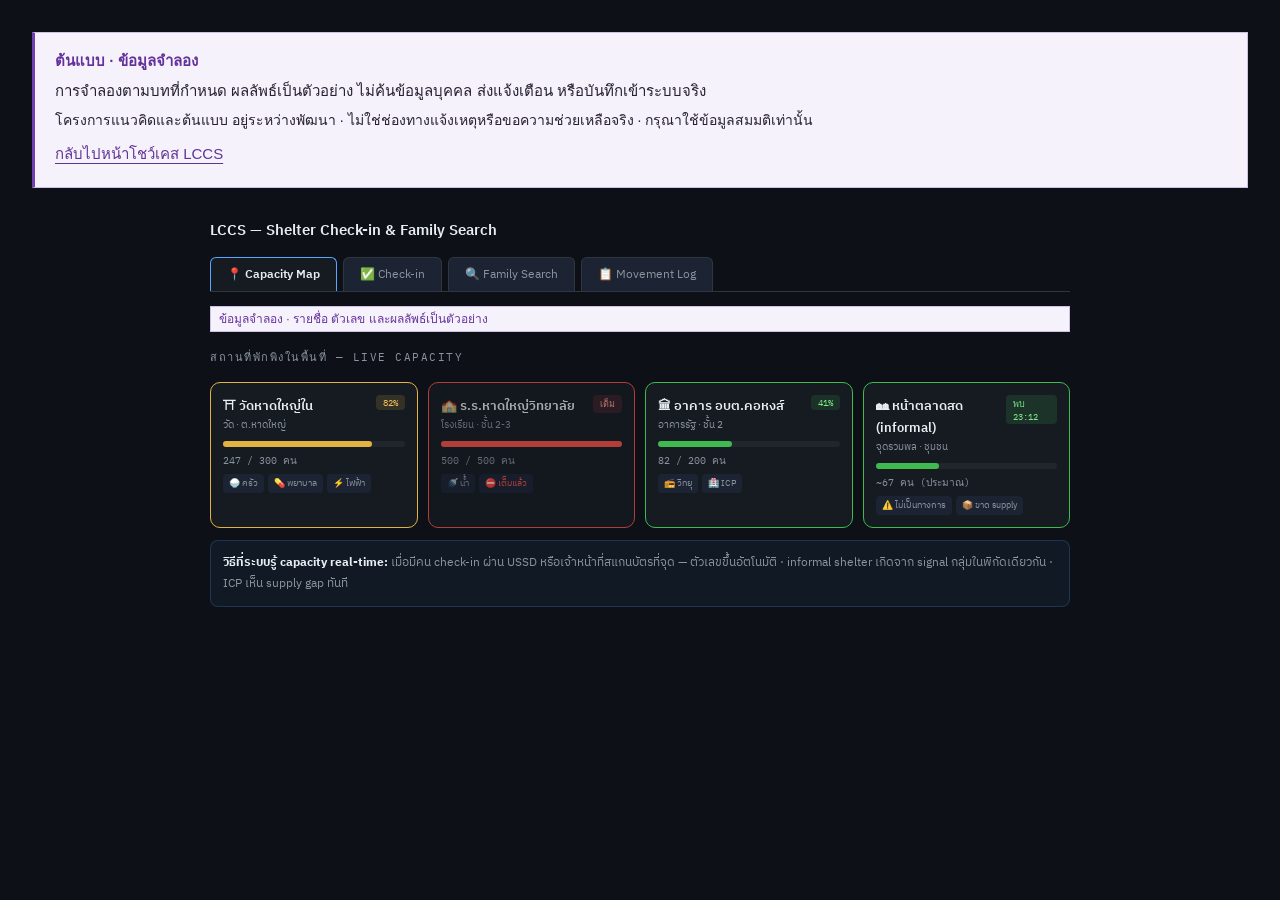
<file: prototypes/lccs_shelter_checkin_family_search.html>
<!DOCTYPE html>
<html lang="th">
<head>
<meta charset="UTF-8">
<meta name="viewport" content="width=device-width,initial-scale=1">
<title>LCCS — Shelter Check-in & Family Search · ต้นแบบ</title>
<style>
  @import url('https://fonts.googleapis.com/css2?family=IBM+Plex+Sans+Thai:wght@300;400;500;600&family=IBM+Plex+Mono:wght@400;500&display=swap');
  *,*::before,*::after{box-sizing:border-box;margin:0;padding:0;}
  :root{
    --bg:#0d1117;--s1:#161b22;--s2:#1c2333;--s3:#21262d;
    --border:#30363d;--accent:#58a6ff;--amber:#e3b341;
    --danger:#f85149;--success:#3fb950;--purple:#bc8cff;
    --text:#e6edf3;--muted:#8b949e;
    --font:'IBM Plex Sans Thai',sans-serif;
    --mono:'IBM Plex Mono',monospace;
  }
  body{background:var(--bg);color:var(--text);font-family:var(--font);
    padding:16px;display:flex;flex-direction:column;gap:14px;align-items:center;}

  .wrapper{width:100%;max-width:860px;display:flex;flex-direction:column;gap:14px;}

  /* tabs */
  .tabs{display:flex;gap:6px;border-bottom:1px solid var(--border);padding-bottom:0;}
  .tab{padding:7px 16px;border-radius:6px 6px 0 0;font-size:12px;cursor:pointer;
    background:var(--s2);color:var(--muted);border:1px solid var(--border);border-bottom:none;
    transition:all .2s;font-family:var(--font);}
  .tab.active{background:var(--s1);color:var(--text);border-color:var(--accent);font-weight:600;}

  .panel{display:none;} .panel.active{display:flex;flex-direction:column;gap:12px;}

  /* section header */
  .sec-head{font-size:11px;font-family:var(--mono);color:var(--muted);letter-spacing:1.5px;
    text-transform:uppercase;padding:4px 0;}

  /* shelter capacity grid */
  .shelter-grid{display:grid;grid-template-columns:repeat(auto-fit,minmax(190px,1fr));gap:10px;}
  .shelter-card{background:var(--s1);border:1px solid var(--border);border-radius:10px;
    padding:12px;cursor:pointer;transition:all .2s;}
  .shelter-card:hover{border-color:var(--accent);}
  .shelter-card.full{border-color:var(--danger);opacity:.7;}
  .shelter-card.warn{border-color:var(--amber);}
  .shelter-card.ok{border-color:var(--success);}
  .sc-top{display:flex;justify-content:space-between;align-items:flex-start;margin-bottom:8px;}
  .sc-name{font-size:13px;font-weight:600;}
  .sc-type{font-size:10px;color:var(--muted);}
  .cap-bar{height:6px;border-radius:3px;background:var(--s3);margin:6px 0;}
  .cap-fill{height:6px;border-radius:3px;transition:width .5s;}
  .cap-fill.ok{background:var(--success);}
  .cap-fill.warn{background:var(--amber);}
  .cap-fill.full{background:var(--danger);}
  .cap-nums{font-family:var(--mono);font-size:10px;color:var(--muted);}
  .badge{font-size:9px;padding:2px 7px;border-radius:4px;font-family:var(--mono);}
  .badge.ok{background:rgba(63,185,80,.15);color:#7ee787;}
  .badge.warn{background:rgba(227,179,65,.15);color:#f0c060;}
  .badge.full{background:rgba(248,81,73,.15);color:#ffa198;}
  .sc-flags{display:flex;gap:4px;margin-top:6px;flex-wrap:wrap;}
  .flag{font-size:9px;padding:2px 6px;border-radius:4px;background:var(--s2);color:var(--muted);}

  /* checkin form */
  .form-card{background:var(--s1);border:1px solid var(--border);border-radius:10px;padding:16px;}
  .form-row{display:grid;grid-template-columns:1fr 1fr;gap:10px;margin-bottom:10px;}
  .form-row.single{grid-template-columns:1fr;}
  .field label{font-size:11px;color:var(--muted);display:block;margin-bottom:4px;}
  .field input, .field select{width:100%;background:var(--s2);border:1px solid var(--border);
    border-radius:6px;padding:7px 10px;color:var(--text);font-family:var(--mono);font-size:12px;
    outline:none;transition:border .2s;}
  .field input:focus,.field select:focus{border-color:var(--accent);}
  .field select option{background:var(--s2);}

  .submit-btn{width:100%;padding:10px;border-radius:7px;background:var(--accent);
    color:var(--bg);font-family:var(--font);font-size:13px;font-weight:600;
    border:none;cursor:pointer;transition:all .2s;}
  .submit-btn:hover{background:#79c0ff;}

  /* result card */
  .result-card{background:var(--s2);border:1px solid var(--success);border-radius:8px;
    padding:12px;display:none;animation:fadeIn .4s;}
  @keyframes fadeIn{from{opacity:0;transform:translateY(4px)}to{opacity:1;transform:translateY(0)}}
  .result-row{display:flex;justify-content:space-between;font-size:12px;
    padding:4px 0;border-bottom:1px solid var(--border);}
  .result-row:last-child{border:none;}
  .result-key{color:var(--muted);}
  .result-val{font-family:var(--mono);color:var(--text);}
  .result-val.hi{color:var(--success);}

  /* family search */
  .search-box{background:var(--s1);border:1px solid var(--border);border-radius:10px;padding:16px;}
  .search-input-row{display:flex;gap:8px;margin-bottom:12px;}
  .search-input{flex:1;background:var(--s2);border:1px solid var(--border);border-radius:6px;
    padding:8px 12px;color:var(--text);font-family:var(--mono);font-size:13px;outline:none;}
  .search-input:focus{border-color:var(--accent);}
  .search-btn{padding:8px 16px;background:var(--accent);color:var(--bg);border:none;
    border-radius:6px;font-family:var(--font);font-size:12px;font-weight:600;cursor:pointer;}

  .search-tabs{display:flex;gap:6px;margin-bottom:12px;}
  .search-tab{padding:5px 12px;border-radius:5px;font-size:11px;cursor:pointer;
    background:var(--s2);color:var(--muted);border:1px solid var(--border);font-family:var(--font);}
  .search-tab.active{background:rgba(88,166,255,.15);color:var(--accent);border-color:rgba(88,166,255,.4);}

  .person-card{background:var(--s2);border:1px solid var(--border);border-radius:8px;
    padding:10px 14px;margin-bottom:8px;display:flex;align-items:center;gap:12px;}
  .person-avatar{width:36px;height:36px;border-radius:8px;background:var(--s3);
    display:flex;align-items:center;justify-content:center;font-size:18px;flex-shrink:0;}
  .person-info{flex:1;}
  .person-name{font-size:13px;font-weight:600;}
  .person-meta{font-size:11px;color:var(--muted);margin-top:2px;}
  .person-location{text-align:right;}
  .person-loc-name{font-size:12px;font-weight:500;color:var(--accent);}
  .person-loc-time{font-size:10px;color:var(--muted);}
  .person-status{display:inline-block;font-size:9px;padding:2px 7px;border-radius:4px;margin-top:4px;}
  .ps-safe{background:rgba(63,185,80,.15);color:#7ee787;}
  .ps-transit{background:rgba(227,179,65,.15);color:#f0c060;}
  .ps-unknown{background:rgba(139,148,158,.15);color:#8b949e;}

  /* movement log */
  .move-log{background:var(--s2);border:1px solid var(--border);border-radius:8px;padding:12px;}
  .move-entry{display:flex;gap:10px;padding:6px 0;border-bottom:1px solid rgba(48,54,61,.5);}
  .move-entry:last-child{border:none;}
  .move-time{font-family:var(--mono);font-size:10px;color:var(--muted);width:48px;flex-shrink:0;margin-top:1px;}
  .move-line{flex:1;font-size:12px;}
  .move-dot{width:8px;height:8px;border-radius:50%;flex-shrink:0;margin-top:4px;}
  .dot-green{background:var(--success);}
  .dot-amber{background:var(--amber);}
  .dot-blue{background:var(--accent);}

  /* insight box */
  .insight{background:rgba(88,166,255,.06);border:1px solid rgba(88,166,255,.2);
    border-radius:8px;padding:12px;font-size:12px;line-height:1.7;color:var(--muted);}
  .insight strong{color:var(--text);}
</style>
<link rel="stylesheet" href="../research/prototype-notice.css?v=showcase-20261028">
</head>
<body>
<aside class="prototype-notice" aria-label="สถานะต้นแบบ">
  <p class="prototype-notice-label">ต้นแบบ · ข้อมูลจำลอง</p>
  <p>การจำลองตามบทที่กำหนด ผลลัพธ์เป็นตัวอย่าง ไม่ค้นข้อมูลบุคคล ส่งแจ้งเตือน หรือบันทึกเข้าระบบจริง</p>
  <p class="prototype-notice-scope">โครงการแนวคิดและต้นแบบ อยู่ระหว่างพัฒนา · ไม่ใช่ช่องทางแจ้งเหตุหรือขอความช่วยเหลือจริง · กรุณาใช้ข้อมูลสมมติเท่านั้น</p>
  <a href="../index.html#prototype-library">กลับไปหน้าโชว์เคส LCCS</a>
</aside>

<div class="wrapper">

  <div style="font-size:15px;font-weight:600;">LCCS — Shelter Check-in & Family Search</div>

  <div class="tabs">
    <button class="tab active" onclick="switchTab('capacity')">📍 Capacity Map</button>
    <button class="tab" onclick="switchTab('checkin')">✅ Check-in</button>
    <button class="tab" onclick="switchTab('family')">🔍 Family Search</button>
    <button class="tab" onclick="switchTab('log')">📋 Movement Log</button>
  </div>

  <!-- ── PANEL 1: Capacity ── -->
  <div class="panel active" id="panel-capacity"><p class="prototype-sample-label">ข้อมูลจำลอง · รายชื่อ ตัวเลข และผลลัพธ์เป็นตัวอย่าง</p>
    <div class="sec-head">สถานที่พักพิงในพื้นที่ — live capacity</div>
    <div class="shelter-grid">
      <div class="shelter-card warn" onclick="selectShelter('วัดหาดใหญ่ใน')">
        <div class="sc-top">
          <div><div class="sc-name">⛩ วัดหาดใหญ่ใน</div><div class="sc-type">วัด · ต.หาดใหญ่</div></div>
          <span class="badge warn">82%</span>
        </div>
        <div class="cap-bar"><div class="cap-fill warn" style="width:82%"></div></div>
        <div class="cap-nums">247 / 300 คน</div>
        <div class="sc-flags">
          <span class="flag">🍚 ครัว</span>
          <span class="flag">💊 พยาบาล</span>
          <span class="flag">⚡ ไฟฟ้า</span>
        </div>
      </div>
      <div class="shelter-card full" onclick="selectShelter('โรงเรียนหาดใหญ่วิทยาลัย')">
        <div class="sc-top">
          <div><div class="sc-name">🏫 ร.ร.หาดใหญ่วิทยาลัย</div><div class="sc-type">โรงเรียน · ชั้น 2-3</div></div>
          <span class="badge full">เต็ม</span>
        </div>
        <div class="cap-bar"><div class="cap-fill full" style="width:100%"></div></div>
        <div class="cap-nums">500 / 500 คน</div>
        <div class="sc-flags">
          <span class="flag">🚿 น้ำ</span>
          <span class="flag" style="color:#f85149;">⛔ เต็มแล้ว</span>
        </div>
      </div>
      <div class="shelter-card ok" onclick="selectShelter('อาคาร อบต.คอหงส์')">
        <div class="sc-top">
          <div><div class="sc-name">🏛 อาคาร อบต.คอหงส์</div><div class="sc-type">อาคารรัฐ · ชั้น 2</div></div>
          <span class="badge ok">41%</span>
        </div>
        <div class="cap-bar"><div class="cap-fill ok" style="width:41%"></div></div>
        <div class="cap-nums">82 / 200 คน</div>
        <div class="sc-flags">
          <span class="flag">📻 วิทยุ</span>
          <span class="flag">🏥 ICP</span>
        </div>
      </div>
      <div class="shelter-card ok" onclick="selectShelter('จุดรวมพล หน้าตลาดสด')">
        <div class="sc-top">
          <div><div class="sc-name">🏘 หน้าตลาดสด (informal)</div><div class="sc-type">จุดรวมพล · ชุมชน</div></div>
          <span class="badge ok">พบ 23:12</span>
        </div>
        <div class="cap-bar"><div class="cap-fill ok" style="width:35%"></div></div>
        <div class="cap-nums">~67 คน (ประมาณ)</div>
        <div class="sc-flags">
          <span class="flag">⚠️ ไม่เป็นทางการ</span>
          <span class="flag">📦 ขาด supply</span>
        </div>
      </div>
    </div>
    <div class="insight">
      <strong>วิธีที่ระบบรู้ capacity real-time:</strong> เมื่อมีคน check-in ผ่าน USSD หรือเจ้าหน้าที่สแกนบัตรที่จุด — ตัวเลขขึ้นอัตโนมัติ · informal shelter เกิดจาก signal กลุ่มในพิกัดเดียวกัน · ICP เห็น supply gap ทันที
    </div>
  </div>

  <!-- ── PANEL 2: Check-in ── -->
  <div class="panel" id="panel-checkin"><p class="prototype-sample-label">ข้อมูลจำลอง · รายชื่อ ตัวเลข และผลลัพธ์เป็นตัวอย่าง</p>
    <div class="sec-head">check-in เข้าศูนย์พักพิง</div>
    <div class="form-card">
      <div class="form-row">
        <div class="field">
          <label>เลขบัตรประชาชน / บัตรต่างด้าว</label>
          <input type="text" id="idcard" placeholder="1-2345-67890-12-3" maxlength="17"
            oninput="this.value=this.value.replace(/[^0-9-]/g,'')"/>
        </div>
        <div class="field">
          <label>ศูนย์พักพิงที่เข้า</label>
          <select id="shelter-select">
            <option>⛩ วัดหาดใหญ่ใน</option>
            <option>🏛 อาคาร อบต.คอหงส์</option>
            <option>🏘 หน้าตลาดสด (informal)</option>
          </select>
        </div>
      </div>
      <div class="form-row">
        <div class="field">
          <label>จำนวนคนในกลุ่ม (รวมตัวเอง)</label>
          <input type="number" id="groupcount" placeholder="3" min="1" max="50"/>
        </div>
        <div class="field">
          <label>ผู้ต้องการดูแลพิเศษ</label>
          <select id="special">
            <option value="none">ไม่มี</option>
            <option value="elderly">ผู้สูงอายุ</option>
            <option value="patient">ผู้ป่วยติดเตียง</option>
            <option value="child">เด็กเล็ก</option>
            <option value="disabled">ผู้พิการ</option>
          </select>
        </div>
      </div>
      <div class="form-row single">
        <div class="field">
          <label>สถานะการเดินทาง</label>
          <select id="transit">
            <option value="arrived">ถึงแล้ว — อยู่ที่นี่</option>
            <option value="enroute">กำลังเดินทางมา</option>
            <option value="leaving">กำลังออกไปที่อื่น</option>
          </select>
        </div>
      </div>
      <button class="submit-btn" onclick="doCheckin()">✓ Check-in เข้าระบบ</button>
    </div>

    <div class="result-card" id="checkin-result">
      <div class="sec-head" style="margin-bottom:8px;color:var(--success);">✓ check-in สำเร็จ</div>
      <div class="result-row"><span class="result-key">Check-in ID</span><span class="result-val hi" id="r-id"></span></div>
      <div class="result-row"><span class="result-key">สถานที่</span><span class="result-val" id="r-shelter"></span></div>
      <div class="result-row"><span class="result-key">กลุ่ม</span><span class="result-val" id="r-group"></span></div>
      <div class="result-row"><span class="result-key">นามสกุล (จาก ID)</span><span class="result-val" id="r-surname"></span></div>
      <div class="result-row"><span class="result-key">ระบบแจ้งญาติที่นามสกุลเดียวกัน</span><span class="result-val hi">✓ อัตโนมัติ</span></div>
      <div class="result-row"><span class="result-key">ครัวเรือนเดียวกัน (DOPA)</span><span class="result-val hi" id="r-household"></span></div>
    </div>
  </div>

  <!-- ── PANEL 3: Family Search ── -->
  <div class="panel" id="panel-family"><p class="prototype-sample-label">ข้อมูลจำลอง · รายชื่อ ตัวเลข และผลลัพธ์เป็นตัวอย่าง</p>
    <div class="sec-head">ค้นหาคนที่คุณตามหา</div>

    <div class="search-box">
      <div class="search-tabs">
        <button class="search-tab active" onclick="setSearchMode(this,'surname')">นามสกุล</button>
        <button class="search-tab" onclick="setSearchMode(this,'id')">เลขบัตร</button>
        <button class="search-tab" onclick="setSearchMode(this,'house')">ทะเบียนบ้าน</button>
      </div>
      <div class="search-input-row">
        <input class="search-input" id="search-input" placeholder="ใส่นามสกุล เช่น สมิทธิ์..." />
        <button class="search-btn" onclick="doSearch()">ค้นหา</button>
      </div>
      <div class="insight" style="margin-bottom:0;">
        <strong>2 เงื่อนไขที่ระบบใช้จับคู่:</strong><br>
        ① <strong>นามสกุลเดียวกัน</strong> — มีโอกาสสูงที่เป็นญาติ<br>
        ② <strong>ทะเบียนบ้านเดียวกัน</strong> (เลข 13 หลักต้นกัน) — คือครอบครัวเดียวกัน<br>
        ระบบแสดงทั้งคนที่ check-in แล้ว และคนที่ยัง "ไม่มีเสียง"
      </div>
    </div>

    <div id="search-results" style="display:none">
      <div class="sec-head">ผลการค้นหา — นามสกุล "สมิทธิ์"</div>

      <div class="person-card">
        <div class="person-avatar">👩</div>
        <div class="person-info">
          <div class="person-name">นางสาวมาลี สมิทธิ์</div>
          <div class="person-meta">อายุ 34 · บ้านเลขที่ 47/2 ซ.นิพัทธ์อุทิศ 3</div>
          <span class="person-status ps-safe">✓ check-in แล้ว</span>
        </div>
        <div class="person-location">
          <div class="person-loc-name">วัดหาดใหญ่ใน</div>
          <div class="person-loc-time">23:47 น.</div>
        </div>
      </div>

      <div class="person-card">
        <div class="person-avatar">👴</div>
        <div class="person-info">
          <div class="person-name">นายแดง สมิทธิ์</div>
          <div class="person-meta">อายุ 71 · บ้านเลขที่ 47/2 ซ.นิพัทธ์อุทิศ 3</div>
          <span class="person-status ps-unknown">⚠ ยังไม่มีข้อมูล</span>
        </div>
        <div class="person-location">
          <div class="person-loc-name" style="color:var(--amber)">USSD 23:04</div>
          <div class="person-loc-time">ออกไม่ได้ · 3 คน</div>
        </div>
      </div>

      <div class="person-card">
        <div class="person-avatar">👵</div>
        <div class="person-info">
          <div class="person-name">นางจันทร์ สมิทธิ์</div>
          <div class="person-meta">อายุ 68 · บ้านเลขที่ 47/2 ซ.นิพัทธ์อุทิศ 3</div>
          <span class="person-status ps-unknown">⚠ ยังไม่มีข้อมูล</span>
        </div>
        <div class="person-location">
          <div class="person-loc-name" style="color:var(--amber)">บ้านเดียวกัน</div>
          <div class="person-loc-time">ทะเบียนบ้าน DOPA</div>
        </div>
      </div>

      <div class="person-card">
        <div class="person-avatar">🧑</div>
        <div class="person-info">
          <div class="person-name">นายปิติ สมิทธิ์</div>
          <div class="person-meta">อายุ 28 · บ้านเลขที่ 47/2 ซ.นิพัทธ์อุทิศ 3</div>
          <span class="person-status ps-transit">🚤 กำลังเดินทาง</span>
        </div>
        <div class="person-location">
          <div class="person-loc-name" style="color:var(--purple)">Mission M-0089</div>
          <div class="person-loc-time">ทีมช่วยเหลือ 01:30</div>
        </div>
      </div>

      <div class="insight">
        <strong>สิ่งที่หลานสาวเห็นได้ทันที:</strong> ตาและยายยังอยู่บ้าน (USSD 23:04) · ยังไม่มีการ check-in · Mission M-0089 กำลังเดินทางไปหา · มาลีอยู่วัดหาดใหญ่ใน
      </div>
    </div>
  </div>

  <!-- ── PANEL 4: Movement Log ── -->
  <div class="panel" id="panel-log"><p class="prototype-sample-label">ข้อมูลจำลอง · รายชื่อ ตัวเลข และผลลัพธ์เป็นตัวอย่าง</p>
    <div class="sec-head">movement log — ครอบครัวสมิทธิ์</div>
    <div class="move-log">
      <div class="move-entry">
        <div class="move-time">22:58</div>
        <div class="move-dot dot-amber"></div>
        <div class="move-line">📡 SMS broadcast ส่งถึงพื้นที่ อ.หาดใหญ่</div>
      </div>
      <div class="move-entry">
        <div class="move-time">23:04</div>
        <div class="move-dot dot-amber"></div>
        <div class="move-line">📱 <strong>นายแดง สมิทธิ์</strong> กด *1669*2*3# — ออกไม่ได้ 3 คน · cell HAT-NORTH-07</div>
      </div>
      <div class="move-entry">
        <div class="move-time">23:12</div>
        <div class="move-dot dot-blue"></div>
        <div class="move-line">🔍 หลานสาวค้นหานามสกุล "สมิทธิ์" — พบ signal ตา</div>
      </div>
      <div class="move-entry">
        <div class="move-time">23:47</div>
        <div class="move-dot dot-green"></div>
        <div class="move-line">✅ <strong>นางสาวมาลี สมิทธิ์</strong> check-in วัดหาดใหญ่ใน · กลุ่ม 1 คน</div>
      </div>
      <div class="move-entry">
        <div class="move-time">00:15</div>
        <div class="move-dot dot-blue"></div>
        <div class="move-line">📋 ICP assign <strong>Mission M-0089</strong> — บ้านเลขที่ 47/2 · HDC flag ผู้ป่วยติดเตียง</div>
      </div>
      <div class="move-entry">
        <div class="move-time">01:30</div>
        <div class="move-dot dot-green"></div>
        <div class="move-line">🚤 ทีมร่วมกตัญญูถึงหน้าบ้าน — พบ 3 คน ตรงกับ signal</div>
      </div>
      <div class="move-entry">
        <div class="move-time">02:05</div>
        <div class="move-dot dot-green"></div>
        <div class="move-line">✅ <strong>นายแดง · นางจันทร์ · นายปิติ สมิทธิ์</strong> check-in วัดหาดใหญ่ใน · Mission completed</div>
      </div>
    </div>
    <div class="insight">
      <strong>สิ่งที่ log นี้พิสูจน์:</strong> จาก USSD 23:04 ถึง check-in 02:05 ใช้เวลา <strong>3 ชั่วโมง 1 นาที</strong> · ระบบรู้ทุก step โดยไม่มีใครต้องโทรหากัน · ข้อมูลนี้คือ audit trail สำหรับการจ่ายเงินช่วยเหลือด้วย
    </div>
  </div>

</div>

<script>
function switchTab(id){
  document.querySelectorAll('.tab').forEach((t,i)=>{
    t.classList.toggle('active', t.getAttribute('onclick').includes(id));
  });
  document.querySelectorAll('.panel').forEach(p=>p.classList.remove('active'));
  document.getElementById('panel-'+id).classList.add('active');
}

function selectShelter(name){
  switchTab('checkin');
  document.getElementById('shelter-select').value = name.includes('วัด') ? '⛩ วัดหาดใหญ่ใน' :
    name.includes('อบต') ? '🏛 อาคาร อบต.คอหงส์' : '🏘 หน้าตลาดสด (informal)';
}

function doCheckin(){
  const id = document.getElementById('idcard').value.replace(/-/g,'');
  const shelter = document.getElementById('shelter-select').value;
  const group = document.getElementById('groupcount').value || '1';
  if(id.length < 10){ alert('กรุณาใส่เลขบัตร'); return; }

  // simulate surname lookup from ID prefix
  const surnames = {1:'สมิทธิ์',2:'จันทรา',3:'พงษ์ไพร',4:'ศิริวัฒน์',5:'รัตนกุล'};
  const sn = surnames[id[0]] || 'ไม่พบในฐาน';
  const houseMatch = id.length >= 13 ? `พบ ${Math.floor(Math.random()*3)+2} คน ทะเบียนบ้านเดียวกัน` : 'ต้องใช้เลข 13 หลัก';
  const checkinId = 'CI-'+Date.now().toString(36).toUpperCase().slice(-6);

  document.getElementById('r-id').textContent = checkinId;
  document.getElementById('r-shelter').textContent = shelter.replace(/^[^\s]+ /,'');
  document.getElementById('r-group').textContent = group + ' คน';
  document.getElementById('r-surname').textContent = sn;
  document.getElementById('r-household').textContent = houseMatch;
  document.getElementById('checkin-result').style.display = 'block';
}

function setSearchMode(el, mode){
  document.querySelectorAll('.search-tab').forEach(t=>t.classList.remove('active'));
  el.classList.add('active');
  const hints = {surname:'ใส่นามสกุล เช่น สมิทธิ์...', id:'เลขบัตรประชาชน 13 หลัก', house:'เลขที่บ้าน + ตำบล'};
  document.getElementById('search-input').placeholder = hints[mode];
}

function doSearch(){
  document.getElementById('search-results').style.display = 'block';
  document.getElementById('search-results').scrollIntoView({behavior:'smooth'});
}
</script>
</body>
</html>
</file>
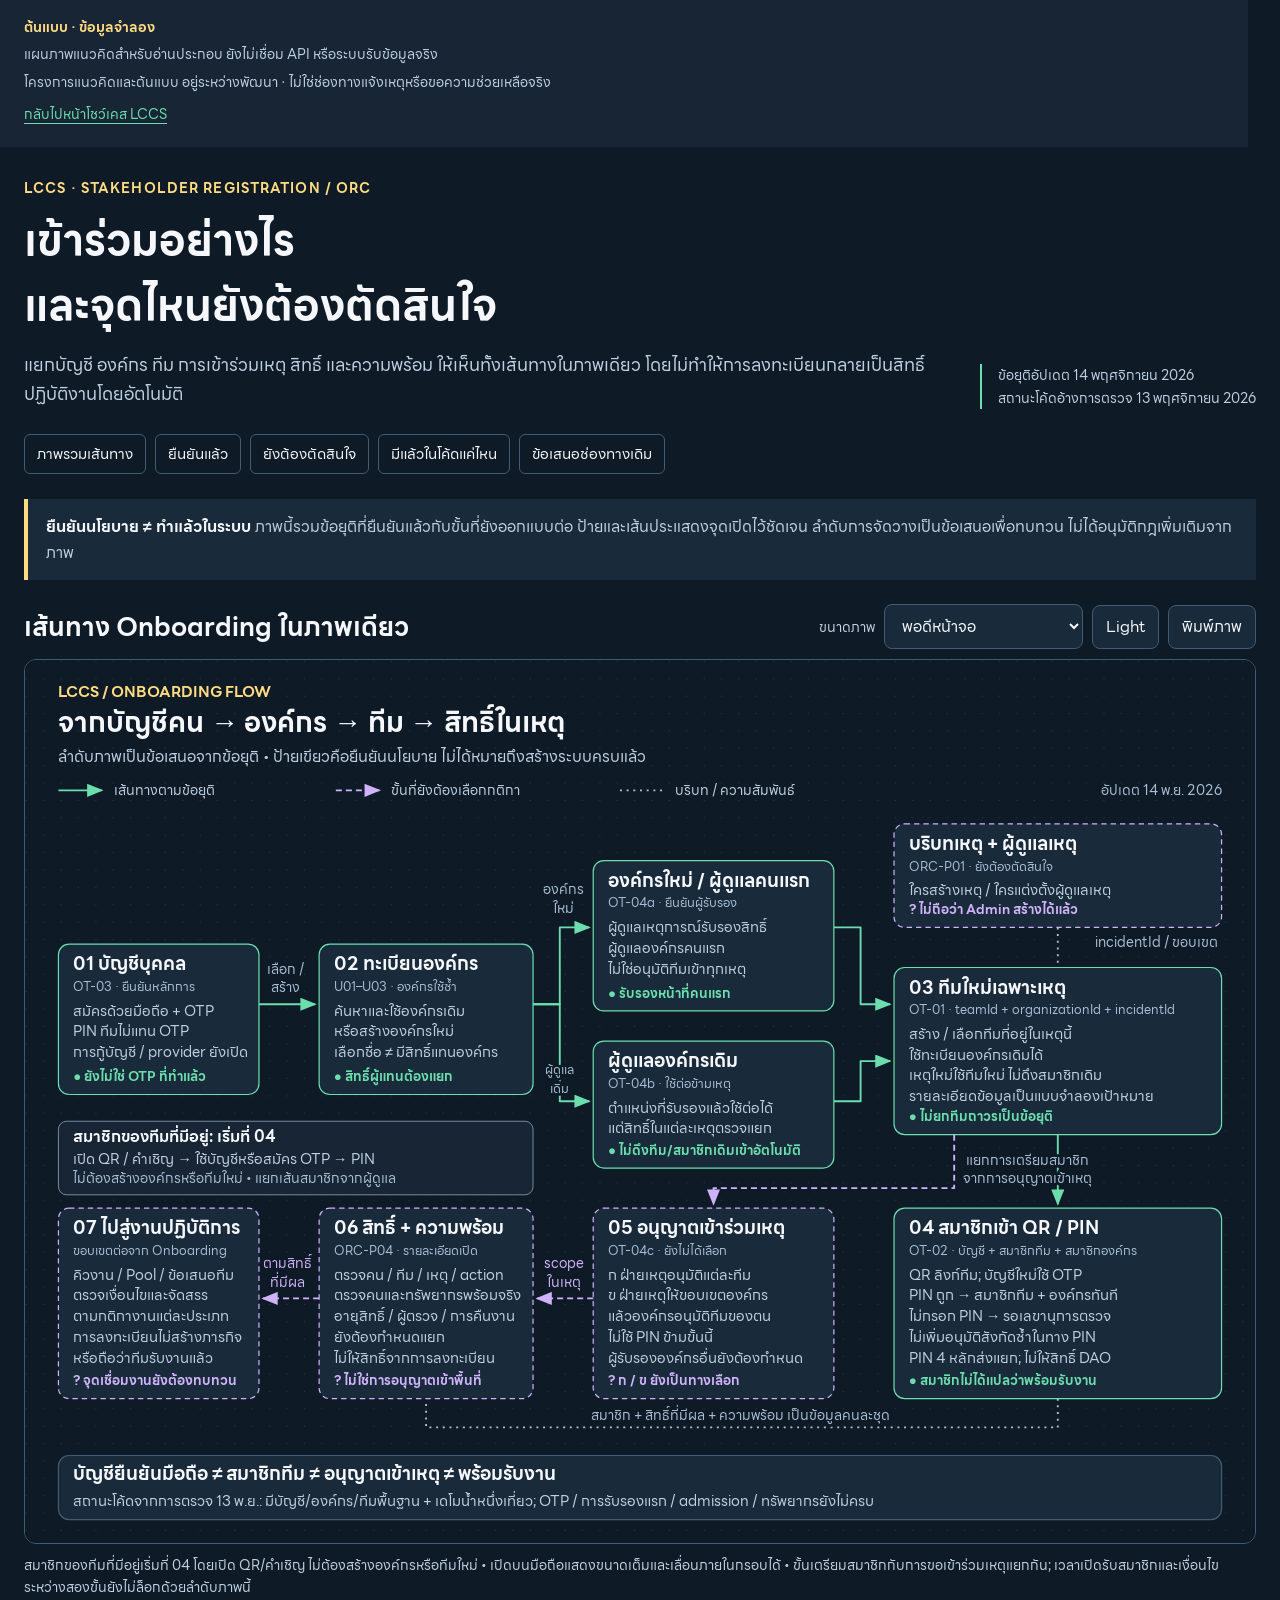
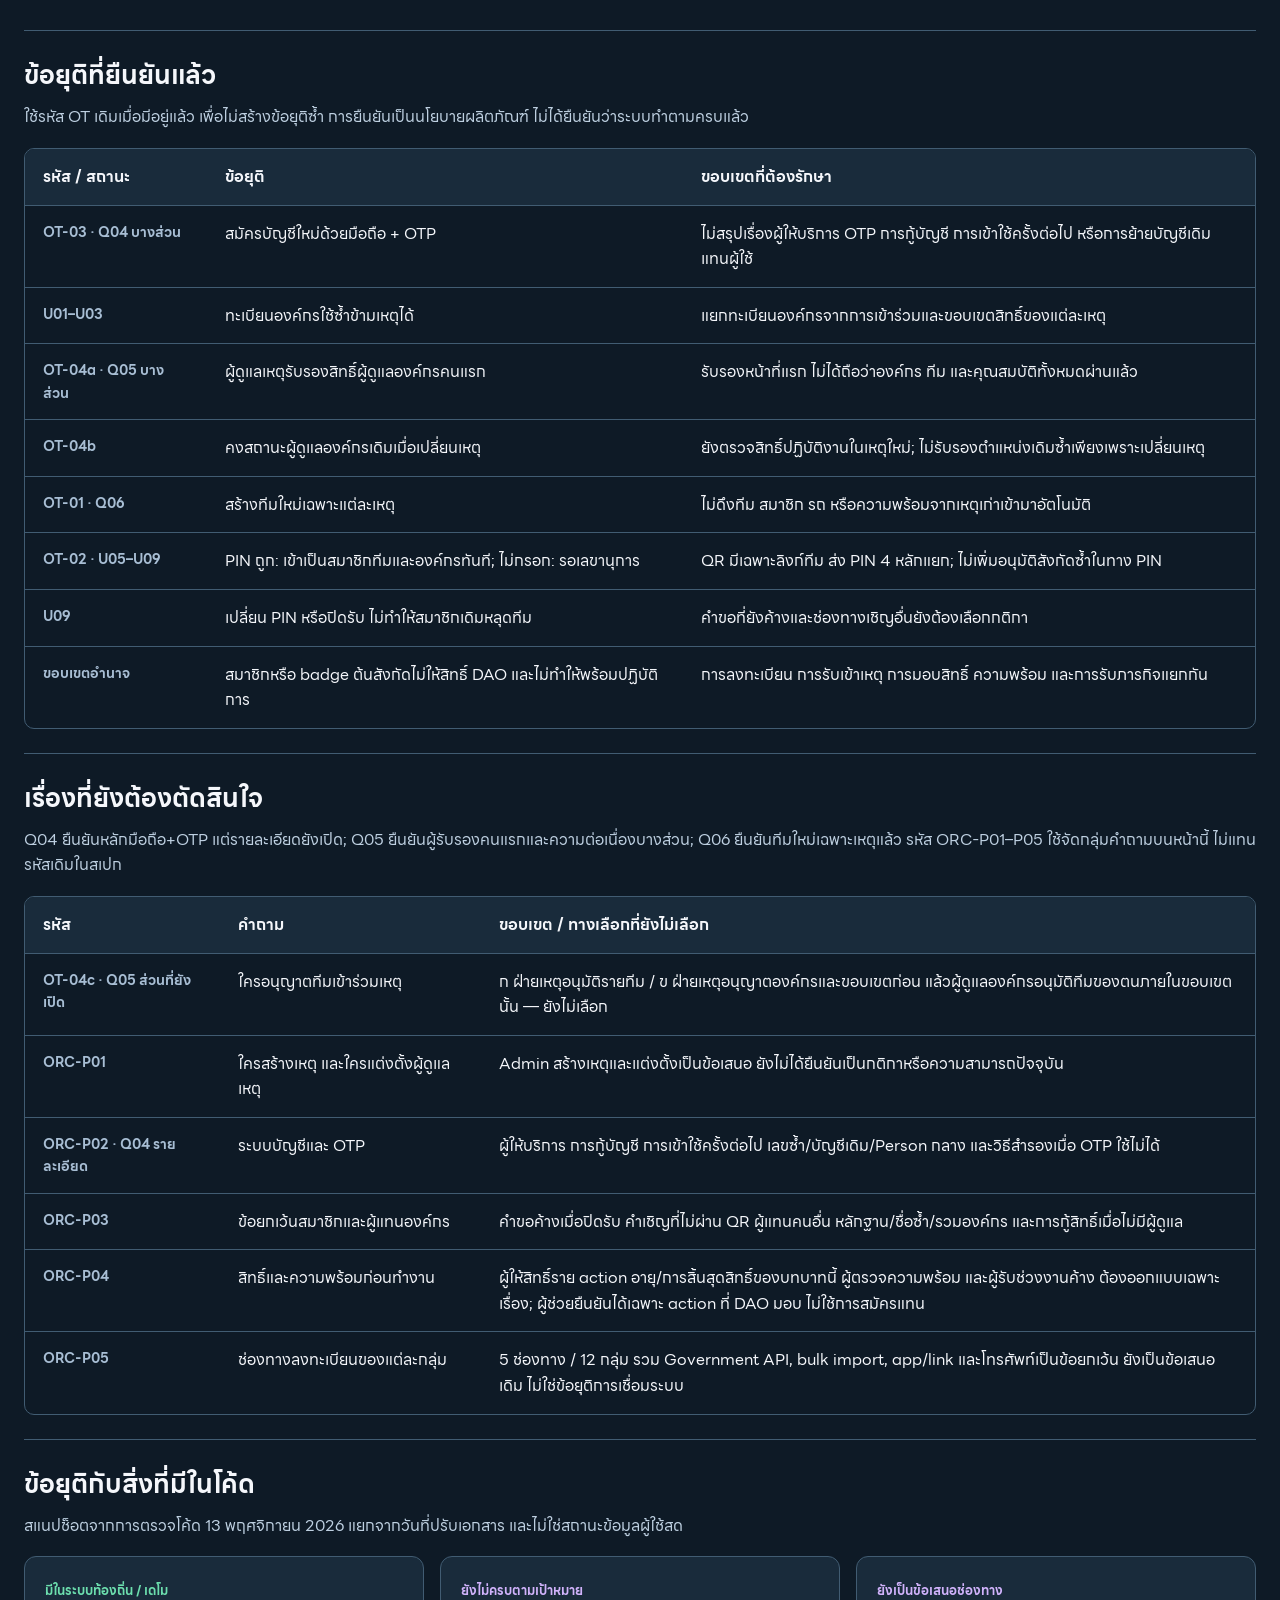
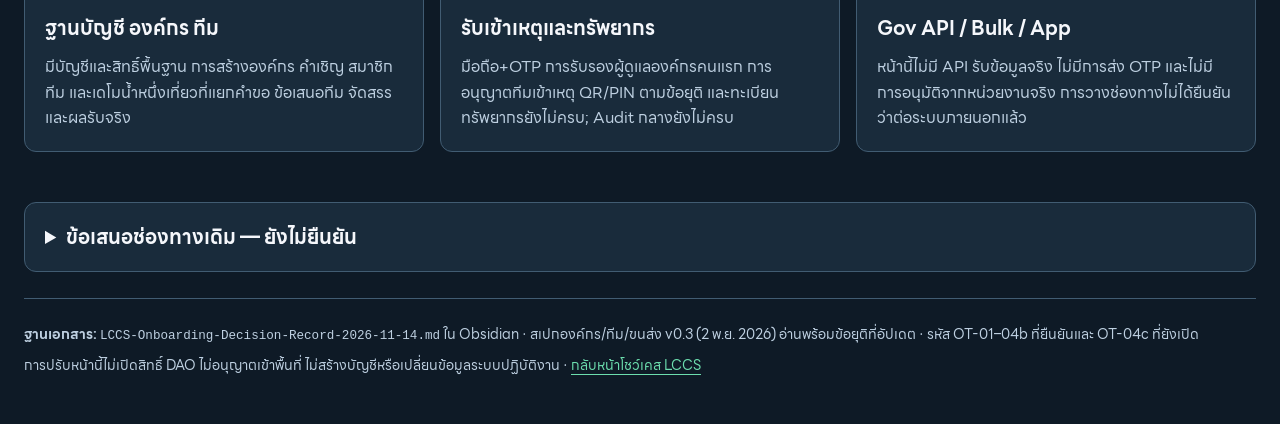
<file: prototypes/LCCS_Stakeholder_Registration_ORC_Chart.html>
<!doctype html>
<html lang="th" data-theme="dark">
<head><meta charset="utf-8"><meta name="viewport" content="width=device-width,initial-scale=1"><meta name="description" content="LCCS Onboarding flow ตามข้อยุติ 14 พฤศจิกายน 2026 แยกบัญชี องค์กร ทีม การเข้าร่วมเหตุ สิทธิ์ และความพร้อม พร้อมเรื่องที่ยังรอตัดสินใจ"><title>LCCS Onboarding Flow — ข้อยุติและเรื่องที่ยังเปิด</title><link rel="stylesheet" href="../research/prototype-notice.css?v=showcase-20261028"><style>
@font-face{font-family:LineSeed;src:url('../research/assets/LINESeedSansTH_W_Rg.woff2') format('woff2');font-weight:400;font-display:swap}
@font-face{font-family:LineSeed;src:url('../research/assets/LINESeedSansTH_W_Bd.woff2') format('woff2');font-weight:600 800;font-display:swap}
:root{--page:#0e1a26;--surface:#192b3b;--text:#f5f7fb;--muted:#bed0e1;--border:#415c72;--confirmed:#6cdeae;--open:#d0b2fb;--reference:#a8bed4;--accent:#ffdb82;--notice:#172535;--button:#1bce8d}
:root[data-theme="light"]{--page:#f4f7f9;--surface:#fff;--text:#183049;--muted:#415c74;--border:#a9bece;--confirmed:#076547;--open:#75459a;--reference:#536c83;--accent:#765200;--notice:#e7eef4;--button:#08764f}
*{box-sizing:border-box}body{margin:0;background:var(--page);color:var(--text);font-family:LineSeed,"Segoe UI",sans-serif;line-height:1.6}h1,h2,h3,p{margin:0}a{color:var(--confirmed);text-underline-offset:4px}button,select{font:inherit;color:var(--text);background:var(--surface);border:1px solid var(--border);padding:8px 13px;border-radius:8px;min-height:44px}button{cursor:pointer}button:hover,a:hover{filter:brightness(1.12)}:focus-visible{outline:3px solid var(--confirmed);outline-offset:3px}.prototype-notice{margin:0!important;border:0!important;border-radius:0!important;background:var(--notice)!important;color:var(--muted)!important;padding:16px 24px!important;font:14px/1.6 LineSeed,sans-serif!important}.prototype-notice-label{color:var(--accent)!important;font-weight:700}.prototype-notice a{color:var(--confirmed)!important}.page{max-width:1840px;margin:auto;padding:30px 24px 48px}.eyebrow{color:var(--accent);font-size:14px;font-weight:700;letter-spacing:.08em}.page-header{display:flex;gap:24px;align-items:flex-end;justify-content:space-between;margin-bottom:20px}h1{font-size:clamp(28px,3.4vw,44px);line-height:1.5;margin:8px 0 14px}.subtitle{max-width:1000px;font-size:18px;color:var(--muted)}.stamp{white-space:nowrap;font-size:14px;color:var(--muted);border-left:2px solid var(--confirmed);padding-left:16px}.toc{display:flex;flex-wrap:wrap;gap:9px;margin:25px 0}.toc a{padding:7px 12px;border:1px solid var(--border);border-radius:6px;color:var(--text);text-decoration:none;font-size:15px}.key-note{border-left:4px solid var(--accent);background:var(--surface);padding:15px 18px;color:var(--muted);margin:18px 0}.key-note strong{color:var(--text)}.figure-tools{display:flex;justify-content:space-between;align-items:center;gap:12px;flex-wrap:wrap;margin:24px 0 10px}.controls{display:flex;align-items:center;gap:9px;flex-wrap:wrap}.controls label{font-size:14px;color:var(--muted)}h2{font-size:26px;line-height:1.5}.flow-wrap{overflow:auto;width:100%;border:1px solid var(--border);border-radius:12px;background:var(--page)}.flow-wrap svg{display:block;max-width:none;margin:auto}.flow-wrap text{font-family:LineSeed,"Segoe UI",sans-serif}.edge-label{paint-order:stroke;stroke:var(--page);stroke-width:8px;stroke-linejoin:round}.figure-caption{font-size:14px;color:var(--muted);margin:10px 0 32px}section.doc-section{padding:24px 0;border-top:1px solid var(--border)}section.doc-section>p{color:var(--muted);margin:10px 0 18px}.table-wrap{overflow:auto;border:1px solid var(--border);border-radius:10px;margin-top:16px}table{border-collapse:collapse;width:100%;min-width:780px;font-size:16px}th,td{padding:15px 18px;border-bottom:1px solid var(--border);vertical-align:top;text-align:left}thead{background:var(--surface)}tbody th{color:var(--reference);font-size:14px;min-width:170px}tbody td{min-width:250px}tbody tr:last-child>*{border-bottom:0}.state-grid{display:grid;grid-template-columns:repeat(3,minmax(0,1fr));gap:16px;margin-top:18px}.state-card{padding:20px;border:1px solid var(--border);border-radius:12px;background:var(--surface)}.state-card h3{font-size:20px;color:var(--text);margin-bottom:10px}.state-card p{color:var(--muted)}.tag{display:inline-block;font-size:13px;font-weight:700;margin-bottom:10px;color:var(--confirmed)}.tag.open{color:var(--open)}details{border:1px solid var(--border);border-radius:12px;padding:18px 20px;margin:26px 0;background:var(--surface)}summary{cursor:pointer;font-size:20px;font-weight:700}details[open] summary{margin-bottom:20px}.archive-note{border-left:3px solid var(--open);padding:12px 16px;color:var(--muted);margin-bottom:22px}.archive-note strong{color:var(--text)}.legacy h2{font-size:23px;margin:25px 0 12px}.legacy h3{font-size:19px}.legacy .channels{display:grid;grid-template-columns:repeat(5,minmax(0,1fr));gap:12px}.legacy .channel,.legacy .stakeholder{border:1px solid var(--border);border-radius:10px;padding:16px;background:var(--page)}.legacy .channel h2{font-size:18px;margin:6px 0}.legacy p{font-size:15px;color:var(--muted);margin:8px 0}.legacy .count{font-weight:700;color:var(--reference);font-size:24px}.legacy .prototype-sample-label{display:block;font-size:12px;color:var(--open)!important;background:transparent!important;border-color:var(--border)!important}.legacy .map{display:grid;grid-template-columns:repeat(3,minmax(0,1fr));gap:12px}.legacy .stakeholder h3 span{font-size:13px;color:var(--reference)}.legacy .route{display:flex;gap:10px;flex-wrap:wrap;margin-top:8px;font-size:14px}.legacy .route b{color:var(--reference);min-width:70px}.legacy .chip{color:var(--muted)}.legacy .matrix{display:grid;grid-template-columns:minmax(240px,1.5fr) repeat(5,minmax(90px,1fr));min-width:850px;background:var(--border);gap:1px}.legacy .cell{padding:10px;background:var(--page);font-size:14px}.legacy .cell.head{font-weight:700;background:var(--notice)}.legacy .cell:not(.role){text-align:center}.legacy .mark{font-weight:700;color:var(--reference)}footer{color:var(--muted);font-size:14px;padding-top:24px;border-top:1px solid var(--border)}footer p+p{margin-top:8px}code{font-family:ui-monospace,monospace;font-size:.9em;overflow-wrap:anywhere}.sr-only{position:absolute;width:1px;height:1px;clip:rect(0,0,0,0);overflow:hidden}
@media(max-width:1100px){.legacy .channels{grid-template-columns:repeat(2,minmax(0,1fr))}.legacy .map{grid-template-columns:repeat(2,minmax(0,1fr))}.state-grid{grid-template-columns:1fr}.page-header{align-items:flex-start;flex-direction:column}.stamp{white-space:normal}}
@media(max-width:640px){.page{padding:22px 15px}.prototype-notice{padding:14px 15px!important}.subtitle{font-size:16px}.toc{gap:7px}.toc a{font-size:14px}.legacy .channels,.legacy .map{grid-template-columns:1fr}.figure-tools{align-items:flex-start}.controls{gap:7px}h2{font-size:23px}details{padding:15px}summary{font-size:18px}th,td{padding:13px}.figure-caption{font-size:13px}.stamp{font-size:13px}}
@media(prefers-reduced-motion:reduce){*{scroll-behavior:auto!important}}
@media print{.prototype-notice,.toc,.controls,details,footer,.doc-section,.page-header,.key-note,.figure-caption{display:none!important}.page{padding:0;max-width:none}.flow-wrap{overflow:visible;border:0}.flow-wrap svg{width:100%!important;height:auto!important}.figure-tools{margin:0}.figure-tools h2{font-size:18px}}
</style></head>
<body><aside class="prototype-notice" aria-label="สถานะต้นแบบ">
  <p class="prototype-notice-label">ต้นแบบ · ข้อมูลจำลอง</p>
  <p>แผนภาพแนวคิดสำหรับอ่านประกอบ ยังไม่เชื่อม API หรือระบบรับข้อมูลจริง</p>
  <p class="prototype-notice-scope">โครงการแนวคิดและต้นแบบ อยู่ระหว่างพัฒนา · ไม่ใช่ช่องทางแจ้งเหตุหรือขอความช่วยเหลือจริง</p>
  <a href="../index.html#prototype-library">กลับไปหน้าโชว์เคส LCCS</a>
</aside>
<main class="page">
<header class="page-header"><div><p class="eyebrow">LCCS · STAKEHOLDER REGISTRATION / ORC</p><h1>เข้าร่วมอย่างไร<br>และจุดไหนยังต้องตัดสินใจ</h1><p class="subtitle">แยกบัญชี องค์กร ทีม การเข้าร่วมเหตุ สิทธิ์ และความพร้อม ให้เห็นทั้งเส้นทางในภาพเดียว โดยไม่ทำให้การลงทะเบียนกลายเป็นสิทธิ์ปฏิบัติงานโดยอัตโนมัติ</p></div><p class="stamp">ข้อยุติอัปเดต 14 พฤศจิกายน 2026<br>สถานะโค้ดอ้างการตรวจ 13 พฤศจิกายน 2026</p></header>
<nav class="toc" aria-label="สารบัญ"><a href="#overview">ภาพรวมเส้นทาง</a><a href="#confirmed">ยืนยันแล้ว</a><a href="#pending">ยังต้องตัดสินใจ</a><a href="#implementation">มีแล้วในโค้ดแค่ไหน</a><a href="#legacy">ข้อเสนอช่องทางเดิม</a></nav>
<p class="key-note"><strong>ยืนยันนโยบาย ≠ ทำแล้วในระบบ</strong> ภาพนี้รวมข้อยุติที่ยืนยันแล้วกับขั้นที่ยังออกแบบต่อ ป้ายและเส้นประแสดงจุดเปิดไว้ชัดเจน ลำดับการจัดวางเป็นข้อเสนอเพื่อทบทวน ไม่ได้อนุมัติกฎเพิ่มเติมจากภาพ</p>
<section id="overview" aria-labelledby="overview-title"><div class="figure-tools"><h2 id="overview-title">เส้นทาง Onboarding ในภาพเดียว</h2><div class="controls"><label for="zoom">ขนาดภาพ</label><select id="zoom"><option value="fit">พอดีหน้าจอ</option><option value="1">100% · อ่านรายละเอียด</option><option value="0.75">75%</option></select><button id="theme" type="button">Light</button><button id="print" type="button">พิมพ์ภาพ</button></div></div><div class="flow-wrap" tabindex="0" aria-label="แผนภาพ Onboarding เลื่อนดูได้"><svg id="orc-flow" xmlns="http://www.w3.org/2000/svg" width="1840" height="1320" viewBox="0 0 1840 1320" role="img" aria-labelledby="flow-title flow-description"><title id="flow-title">LCCS Onboarding: บัญชี องค์กร ทีม และการเข้าร่วมเหตุ</title><desc id="flow-description">ภาพรวมตามข้อยุติวันที่14พฤศจิกายน2026 สมัครด้วยมือถือและOTP เลือกหรือสร้างองค์กร ผู้ดูแลเหตุรับรองผู้ดูแลองค์กรคนแรก ผู้ดูแลเดิมใช้ต่อข้ามเหตุ ทีมใหม่เฉพาะเหตุ แยกสมาชิกQR PINจากการอนุญาตเข้าเหตุที่ยังรอตัดสินใจ และแยกสิทธิ์กับความพร้อมก่อนทำงาน ลำดับภาพเป็นข้อเสนอเพื่อทบทวน ไม่ใช่ระบบรับสมัครจริง</desc><defs><marker id="arrow-flow" viewBox="0 0 10 8" refX="9" refY="4" markerWidth="9" markerHeight="7" orient="auto"><path d="M0 0L10 4L0 8Z" fill="var(--confirmed)"/></marker><marker id="arrow-open" viewBox="0 0 10 8" refX="9" refY="4" markerWidth="9" markerHeight="7" orient="auto"><path d="M0 0L10 4L0 8Z" fill="var(--open)"/></marker><pattern id="dot-grid" width="26" height="26" patternUnits="userSpaceOnUse"><circle cx="2" cy="2" r="1" fill="var(--border)" opacity=".4"/></pattern></defs><rect width="1840" height="1320" fill="var(--page)"/><rect width="1840" height="1320" fill="url(#dot-grid)"/>
<text x="50" y="55" font-size="23" fill="var(--accent)" font-weight="700" text-anchor="start" class="">LCCS / ONBOARDING FLOW</text>
<text x="50" y="108" font-size="42" fill="var(--text)" font-weight="700" text-anchor="start" class="">จากบัญชีคน → องค์กร → ทีม → สิทธิ์ในเหตุ</text>
<text x="50" y="152" font-size="24" fill="var(--muted)" font-weight="400" text-anchor="start" class="">ลำดับภาพเป็นข้อเสนอจากข้อยุติ • ป้ายเขียวคือยืนยันนโยบาย ไม่ได้หมายถึงสร้างระบบครบแล้ว</text>
<path d="M50 195H115" fill="none" stroke="var(--confirmed)" stroke-width="2.8" stroke-linejoin="round" marker-end="url(#arrow-flow)"/>
<text x="133" y="202" font-size="21" fill="var(--muted)" font-weight="400" text-anchor="start" class="">เส้นทางตามข้อยุติ</text>
<path d="M465 195H530" fill="none" stroke="var(--open)" stroke-width="2.8" stroke-linejoin="round" stroke-dasharray="9 6" marker-end="url(#arrow-open)"/>
<text x="548" y="202" font-size="21" fill="var(--muted)" font-weight="400" text-anchor="start" class="">ขั้นที่ยังต้องเลือกกติกา</text>
<path d="M890 195H955" fill="none" stroke="var(--reference)" stroke-width="2.8" stroke-linejoin="round" stroke-dasharray="3 7"/>
<text x="973" y="202" font-size="21" fill="var(--muted)" font-weight="400" text-anchor="start" class="">บริบท / ความสัมพันธ์</text>
<text x="1790" y="202" font-size="21" fill="var(--reference)" font-weight="500" text-anchor="end" class="">อัปเดต 14 พ.ย. 2026</text>
<rect x="1300" y="245" width="490" height="155" rx="16" fill="var(--surface)" stroke="var(--open)" stroke-width="1.8" stroke-dasharray="8 6"/>
<text x="1322" y="284" font-size="28" fill="var(--text)" font-weight="700" text-anchor="start" class="">บริบทเหตุ + ผู้ดูแลเหตุ</text>
<text x="1322" y="315" font-size="19" fill="var(--reference)" font-weight="400" text-anchor="start" class="">ORC-P01 · ยังต้องตัดสินใจ</text>
<text x="1322" y="352" font-size="22" fill="var(--muted)" font-weight="400" text-anchor="start" class="">ใครสร้างเหตุ / ใครแต่งตั้งผู้ดูแลเหตุ</text>
<text x="1322" y="380" font-size="20" fill="var(--open)" font-weight="700" text-anchor="start" class="">? ไม่ถือว่า Admin สร้างได้แล้ว</text>
<path d="M1545 400V455" fill="none" stroke="var(--reference)" stroke-width="2.8" stroke-linejoin="round" stroke-dasharray="3 7"/>
<text x="1693" y="430" font-size="21" fill="var(--reference)" font-weight="500" text-anchor="middle" class="edge-label">incidentId / ขอบเขต</text>
<path d="M350 515H434" fill="none" stroke="var(--confirmed)" stroke-width="2.8" stroke-linejoin="round" marker-end="url(#arrow-flow)"/>
<text x="390" y="470" font-size="21" fill="var(--reference)" font-weight="500" text-anchor="middle" class="edge-label">เลือก /</text><text x="390" y="496" font-size="21" fill="var(--reference)" font-weight="500" text-anchor="middle" class="edge-label">สร้าง</text>
<path d="M760 515H800V400H844" fill="none" stroke="var(--confirmed)" stroke-width="2.8" stroke-linejoin="round" marker-end="url(#arrow-flow)"/>
<text x="805" y="350" font-size="21" fill="var(--reference)" font-weight="500" text-anchor="middle" class="edge-label">องค์กร</text><text x="805" y="378" font-size="21" fill="var(--reference)" font-weight="500" text-anchor="middle" class="edge-label">ใหม่</text>
<path d="M760 515H800V660H844" fill="none" stroke="var(--confirmed)" stroke-width="2.8" stroke-linejoin="round" marker-end="url(#arrow-flow)"/>
<text x="799" y="620" font-size="19" fill="var(--reference)" font-weight="500" text-anchor="middle" class="edge-label">ผู้ดูแล</text><text x="799" y="648" font-size="19" fill="var(--reference)" font-weight="500" text-anchor="middle" class="edge-label">เดิม</text>
<path d="M1210 400H1250V515H1294" fill="none" stroke="var(--confirmed)" stroke-width="2.8" stroke-linejoin="round" marker-end="url(#arrow-flow)"/>
<path d="M1210 660H1250V600H1294" fill="none" stroke="var(--confirmed)" stroke-width="2.8" stroke-linejoin="round" marker-end="url(#arrow-flow)"/>
<rect x="50" y="425" width="300" height="225" rx="16" fill="var(--surface)" stroke="var(--confirmed)" stroke-width="1.8"/>
<text x="72" y="464" font-size="28" fill="var(--text)" font-weight="700" text-anchor="start" class="">01  บัญชีบุคคล</text>
<text x="72" y="495" font-size="19" fill="var(--reference)" font-weight="400" text-anchor="start" class="">OT-03 · ยืนยันหลักการ</text>
<text x="72" y="532" font-size="22" fill="var(--muted)" font-weight="400" text-anchor="start" class="">สมัครด้วยมือถือ + OTP</text>
<text x="72" y="563" font-size="22" fill="var(--muted)" font-weight="400" text-anchor="start" class="">PIN ทีมไม่แทน OTP</text>
<text x="72" y="594" font-size="22" fill="var(--muted)" font-weight="400" text-anchor="start" class="">การกู้บัญชี / provider ยังเปิด</text>
<text x="72" y="630" font-size="20" fill="var(--confirmed)" font-weight="700" text-anchor="start" class="">● ยังไม่ใช่ OTP ที่ทำแล้ว</text>
<rect x="440" y="425" width="320" height="225" rx="16" fill="var(--surface)" stroke="var(--confirmed)" stroke-width="1.8"/>
<text x="462" y="464" font-size="28" fill="var(--text)" font-weight="700" text-anchor="start" class="">02  ทะเบียนองค์กร</text>
<text x="462" y="495" font-size="19" fill="var(--reference)" font-weight="400" text-anchor="start" class="">U01–U03 · องค์กรใช้ซ้ำ</text>
<text x="462" y="532" font-size="22" fill="var(--muted)" font-weight="400" text-anchor="start" class="">ค้นหาและใช้องค์กรเดิม</text>
<text x="462" y="563" font-size="22" fill="var(--muted)" font-weight="400" text-anchor="start" class="">หรือสร้างองค์กรใหม่</text>
<text x="462" y="594" font-size="22" fill="var(--muted)" font-weight="400" text-anchor="start" class="">เลือกชื่อ ≠ มีสิทธิ์แทนองค์กร</text>
<text x="462" y="630" font-size="20" fill="var(--confirmed)" font-weight="700" text-anchor="start" class="">● สิทธิ์ผู้แทนต้องแยก</text>
<rect x="850" y="300" width="360" height="225" rx="16" fill="var(--surface)" stroke="var(--confirmed)" stroke-width="1.8"/>
<text x="872" y="339" font-size="28" fill="var(--text)" font-weight="700" text-anchor="start" class="">องค์กรใหม่ / ผู้ดูแลคนแรก</text>
<text x="872" y="370" font-size="19" fill="var(--reference)" font-weight="400" text-anchor="start" class="">OT-04a · ยืนยันผู้รับรอง</text>
<text x="872" y="407" font-size="22" fill="var(--muted)" font-weight="400" text-anchor="start" class="">ผู้ดูแลเหตุการณ์รับรองสิทธิ์</text>
<text x="872" y="438" font-size="22" fill="var(--muted)" font-weight="400" text-anchor="start" class="">ผู้ดูแลองค์กรคนแรก</text>
<text x="872" y="469" font-size="22" fill="var(--muted)" font-weight="400" text-anchor="start" class="">ไม่ใช่อนุมัติทีมเข้าทุกเหตุ</text>
<text x="872" y="505" font-size="20" fill="var(--confirmed)" font-weight="700" text-anchor="start" class="">● รับรองหน้าที่คนแรก</text>
<rect x="850" y="570" width="360" height="190" rx="16" fill="var(--surface)" stroke="var(--confirmed)" stroke-width="1.8"/>
<text x="872" y="609" font-size="28" fill="var(--text)" font-weight="700" text-anchor="start" class="">ผู้ดูแลองค์กรเดิม</text>
<text x="872" y="640" font-size="19" fill="var(--reference)" font-weight="400" text-anchor="start" class="">OT-04b · ใช้ต่อข้ามเหตุ</text>
<text x="872" y="677" font-size="22" fill="var(--muted)" font-weight="400" text-anchor="start" class="">ตำแหน่งที่รับรองแล้วใช้ต่อได้</text>
<text x="872" y="708" font-size="22" fill="var(--muted)" font-weight="400" text-anchor="start" class="">แต่สิทธิ์ในแต่ละเหตุตรวจแยก</text>
<text x="872" y="740" font-size="20" fill="var(--confirmed)" font-weight="700" text-anchor="start" class="">● ไม่ดึงทีม/สมาชิกเดิมเข้าอัตโนมัติ</text>
<rect x="1300" y="460" width="490" height="250" rx="16" fill="var(--surface)" stroke="var(--confirmed)" stroke-width="1.8"/>
<text x="1322" y="499" font-size="28" fill="var(--text)" font-weight="700" text-anchor="start" class="">03  ทีมใหม่เฉพาะเหตุ</text>
<text x="1322" y="530" font-size="19" fill="var(--reference)" font-weight="400" text-anchor="start" class="">OT-01 · teamId + organizationId + incidentId</text>
<text x="1322" y="567" font-size="22" fill="var(--muted)" font-weight="400" text-anchor="start" class="">สร้าง / เลือกทีมที่อยู่ในเหตุนี้</text>
<text x="1322" y="598" font-size="22" fill="var(--muted)" font-weight="400" text-anchor="start" class="">ใช้ทะเบียนองค์กรเดิมได้</text>
<text x="1322" y="629" font-size="22" fill="var(--muted)" font-weight="400" text-anchor="start" class="">เหตุใหม่ใช้ทีมใหม่ ไม่ดึงสมาชิกเดิม</text>
<text x="1322" y="660" font-size="22" fill="var(--muted)" font-weight="400" text-anchor="start" class="">รายละเอียดข้อมูลเป็นแบบจำลองเป้าหมาย</text>
<text x="1322" y="690" font-size="20" fill="var(--confirmed)" font-weight="700" text-anchor="start" class="">● ไม่ยกทีมถาวรเป็นข้อยุติ</text>
<path d="M1545 710V814" fill="none" stroke="var(--confirmed)" stroke-width="2.8" stroke-linejoin="round" marker-end="url(#arrow-flow)"/>
<path d="M1390 710V790H1030V814" fill="none" stroke="var(--open)" stroke-width="2.8" stroke-linejoin="round" stroke-dasharray="9 6" marker-end="url(#arrow-open)"/>
<text x="1500" y="755" font-size="21" fill="var(--reference)" font-weight="500" text-anchor="middle" class="edge-label">แยกการเตรียมสมาชิก</text>
<text x="1500" y="783" font-size="21" fill="var(--reference)" font-weight="500" text-anchor="middle" class="edge-label">จากการอนุญาตเข้าเหตุ</text>
<rect x="1300" y="820" width="490" height="285" rx="16" fill="var(--surface)" stroke="var(--confirmed)" stroke-width="1.8"/>
<text x="1322" y="859" font-size="28" fill="var(--text)" font-weight="700" text-anchor="start" class="">04  สมาชิกเข้า QR / PIN</text>
<text x="1322" y="890" font-size="19" fill="var(--reference)" font-weight="400" text-anchor="start" class="">OT-02 · บัญชี + สมาชิกทีม + สมาชิกองค์กร</text>
<text x="1322" y="927" font-size="22" fill="var(--muted)" font-weight="400" text-anchor="start" class="">QR ลิงก์ทีม; บัญชีใหม่ใช้ OTP</text>
<text x="1322" y="958" font-size="22" fill="var(--muted)" font-weight="400" text-anchor="start" class="">PIN ถูก → สมาชิกทีม + องค์กรทันที</text>
<text x="1322" y="989" font-size="22" fill="var(--muted)" font-weight="400" text-anchor="start" class="">ไม่กรอก PIN → รอเลขานุการตรวจ</text>
<text x="1322" y="1020" font-size="22" fill="var(--muted)" font-weight="400" text-anchor="start" class="">ไม่เพิ่มอนุมัติสังกัดซ้ำในทาง PIN</text>
<text x="1322" y="1051" font-size="22" fill="var(--muted)" font-weight="400" text-anchor="start" class="">PIN 4 หลักส่งแยก; ไม่ให้สิทธิ์ DAO</text>
<text x="1322" y="1085" font-size="20" fill="var(--confirmed)" font-weight="700" text-anchor="start" class="">● สมาชิกไม่ได้แปลว่าพร้อมรับงาน</text>
<rect x="850" y="820" width="360" height="285" rx="16" fill="var(--surface)" stroke="var(--open)" stroke-width="1.8" stroke-dasharray="8 6"/>
<text x="872" y="859" font-size="28" fill="var(--text)" font-weight="700" text-anchor="start" class="">05  อนุญาตเข้าร่วมเหตุ</text>
<text x="872" y="890" font-size="19" fill="var(--reference)" font-weight="400" text-anchor="start" class="">OT-04c · ยังไม่ได้เลือก</text>
<text x="872" y="927" font-size="22" fill="var(--muted)" font-weight="400" text-anchor="start" class="">ก  ฝ่ายเหตุอนุมัติแต่ละทีม</text>
<text x="872" y="958" font-size="22" fill="var(--muted)" font-weight="400" text-anchor="start" class="">ข  ฝ่ายเหตุให้ขอบเขตองค์กร</text>
<text x="872" y="989" font-size="22" fill="var(--muted)" font-weight="400" text-anchor="start" class="">    แล้วองค์กรอนุมัติทีมของตน</text>
<text x="872" y="1020" font-size="22" fill="var(--muted)" font-weight="400" text-anchor="start" class="">ไม่ใช้ PIN ข้ามขั้นนี้</text>
<text x="872" y="1051" font-size="22" fill="var(--muted)" font-weight="400" text-anchor="start" class="">ผู้รับรององค์กรอื่นยังต้องกำหนด</text>
<text x="872" y="1085" font-size="20" fill="var(--open)" font-weight="700" text-anchor="start" class="">? ก / ข ยังเป็นทางเลือก</text>
<path d="M850 955H766" fill="none" stroke="var(--open)" stroke-width="2.8" stroke-linejoin="round" stroke-dasharray="9 6" marker-end="url(#arrow-open)"/>
<text x="807" y="910" font-size="21" fill="var(--open)" font-weight="500" text-anchor="middle" class="edge-label">scope</text>
<text x="807" y="938" font-size="21" fill="var(--open)" font-weight="500" text-anchor="middle" class="edge-label">ในเหตุ</text>
<rect x="440" y="820" width="320" height="285" rx="16" fill="var(--surface)" stroke="var(--open)" stroke-width="1.8" stroke-dasharray="8 6"/>
<text x="462" y="859" font-size="28" fill="var(--text)" font-weight="700" text-anchor="start" class="">06  สิทธิ์ + ความพร้อม</text>
<text x="462" y="890" font-size="19" fill="var(--reference)" font-weight="400" text-anchor="start" class="">ORC-P04 · รายละเอียดเปิด</text>
<text x="462" y="927" font-size="22" fill="var(--muted)" font-weight="400" text-anchor="start" class="">ตรวจคน / ทีม / เหตุ / action</text>
<text x="462" y="958" font-size="22" fill="var(--muted)" font-weight="400" text-anchor="start" class="">ตรวจคนและทรัพยากรพร้อมจริง</text>
<text x="462" y="989" font-size="22" fill="var(--muted)" font-weight="400" text-anchor="start" class="">อายุสิทธิ์ / ผู้ตรวจ / การคืนงาน</text>
<text x="462" y="1020" font-size="22" fill="var(--muted)" font-weight="400" text-anchor="start" class="">ยังต้องกำหนดแยก</text>
<text x="462" y="1051" font-size="22" fill="var(--muted)" font-weight="400" text-anchor="start" class="">ไม่ให้สิทธิ์จากการลงทะเบียน</text>
<text x="462" y="1085" font-size="20" fill="var(--open)" font-weight="700" text-anchor="start" class="">? ไม่ใช่การอนุญาตเข้าพื้นที่</text>
<path d="M440 955H356" fill="none" stroke="var(--open)" stroke-width="2.8" stroke-linejoin="round" stroke-dasharray="9 6" marker-end="url(#arrow-open)"/>
<text x="392" y="910" font-size="21" fill="var(--open)" font-weight="500" text-anchor="middle" class="edge-label">ตามสิทธิ์</text>
<text x="392" y="938" font-size="21" fill="var(--open)" font-weight="500" text-anchor="middle" class="edge-label">ที่มีผล</text>
<rect x="50" y="820" width="300" height="285" rx="16" fill="var(--surface)" stroke="var(--open)" stroke-width="1.8" stroke-dasharray="8 6"/>
<text x="72" y="859" font-size="28" fill="var(--text)" font-weight="700" text-anchor="start" class="">07  ไปสู่งานปฏิบัติการ</text>
<text x="72" y="890" font-size="19" fill="var(--reference)" font-weight="400" text-anchor="start" class="">ขอบเขตต่อจาก Onboarding</text>
<text x="72" y="927" font-size="22" fill="var(--muted)" font-weight="400" text-anchor="start" class="">คิวงาน / Pool / ข้อเสนอทีม</text>
<text x="72" y="958" font-size="22" fill="var(--muted)" font-weight="400" text-anchor="start" class="">ตรวจเงื่อนไขและจัดสรร</text>
<text x="72" y="989" font-size="22" fill="var(--muted)" font-weight="400" text-anchor="start" class="">ตามกติกางานแต่ละประเภท</text>
<text x="72" y="1020" font-size="22" fill="var(--muted)" font-weight="400" text-anchor="start" class="">การลงทะเบียนไม่สร้างภารกิจ</text>
<text x="72" y="1051" font-size="22" fill="var(--muted)" font-weight="400" text-anchor="start" class="">หรือถือว่าทีมรับงานแล้ว</text>
<text x="72" y="1085" font-size="20" fill="var(--open)" font-weight="700" text-anchor="start" class="">? จุดเชื่อมงานยังต้องทบทวน</text>
<path d="M1545 1105V1148H600V1111" fill="none" stroke="var(--reference)" stroke-width="2.8" stroke-linejoin="round" stroke-dasharray="3 7"/>
<text x="1070" y="1137" font-size="21" fill="var(--reference)" font-weight="500" text-anchor="middle" class="edge-label">สมาชิก + สิทธิ์ที่มีผล + ความพร้อม เป็นข้อมูลคนละชุด</text>
<rect x="50" y="690" width="710" height="110" rx="12" fill="var(--notice)" stroke="var(--reference)"/>
<text x="72" y="721" font-size="24" fill="var(--text)" font-weight="700">สมาชิกของทีมที่มีอยู่: เริ่มที่ 04</text>
<text x="72" y="754" font-size="22" fill="var(--muted)">เปิด QR / คำเชิญ → ใช้บัญชีหรือสมัคร OTP → PIN</text>
<text x="72" y="783" font-size="21" fill="var(--reference)">ไม่ต้องสร้างองค์กรหรือทีมใหม่ • แยกเส้นสมาชิกจากผู้ดูแล</text>
<rect x="50" y="1190" width="1740" height="96" rx="16" fill="var(--surface)" stroke="var(--border)" stroke-width="1.8"/>
<text x="72" y="1227" font-size="28" fill="var(--text)" font-weight="700" text-anchor="start" class="">บัญชียืนยันมือถือ ≠ สมาชิกทีม ≠ อนุญาตเข้าเหตุ ≠ พร้อมรับงาน</text>
<text x="72" y="1265" font-size="22" fill="var(--muted)" font-weight="400" text-anchor="start" class="">สถานะโค้ดจากการตรวจ 13 พ.ย.: มีบัญชี/องค์กร/ทีมพื้นฐาน + เดโมน้ำหนึ่งเที่ยว; OTP / การรับรองแรก / admission / ทรัพยากรยังไม่ครบ</text>
</svg></div><p class="figure-caption">สมาชิกของทีมที่มีอยู่เริ่มที่ 04 โดยเปิด QR/คำเชิญ ไม่ต้องสร้างองค์กรหรือทีมใหม่ • เปิดบนมือถือแสดงขนาดเต็มและเลื่อนภายในกรอบได้ • ขั้นเตรียมสมาชิกกับการขอเข้าร่วมเหตุแยกกัน; เวลาเปิดรับสมาชิกและเงื่อนไขระหว่างสองขั้นยังไม่ล็อกด้วยลำดับภาพนี้</p></section>
<section class="doc-section" id="confirmed"><h2>ข้อยุติที่ยืนยันแล้ว</h2><p>ใช้รหัส OT เดิมเมื่อมีอยู่แล้ว เพื่อไม่สร้างข้อยุติซ้ำ การยืนยันเป็นนโยบายผลิตภัณฑ์ ไม่ได้ยืนยันว่าระบบทำตามครบแล้ว</p><div class="table-wrap" tabindex="0" aria-label="ตาราง เลื่อนแนวนอนได้"><table><thead><tr><th scope="col">รหัส / สถานะ</th><th scope="col">ข้อยุติ</th><th scope="col">ขอบเขตที่ต้องรักษา</th></tr></thead><tbody><tr><th scope="row">OT-03 · Q04 บางส่วน</th><td>สมัครบัญชีใหม่ด้วยมือถือ + OTP</td><td>ไม่สรุปเรื่องผู้ให้บริการ OTP การกู้บัญชี การเข้าใช้ครั้งต่อไป หรือการย้ายบัญชีเดิมแทนผู้ใช้</td></tr><tr><th scope="row">U01–U03</th><td>ทะเบียนองค์กรใช้ซ้ำข้ามเหตุได้</td><td>แยกทะเบียนองค์กรจากการเข้าร่วมและขอบเขตสิทธิ์ของแต่ละเหตุ</td></tr><tr><th scope="row">OT-04a · Q05 บางส่วน</th><td>ผู้ดูแลเหตุรับรองสิทธิ์ผู้ดูแลองค์กรคนแรก</td><td>รับรองหน้าที่แรก ไม่ได้ถือว่าองค์กร ทีม และคุณสมบัติทั้งหมดผ่านแล้ว</td></tr><tr><th scope="row">OT-04b</th><td>คงสถานะผู้ดูแลองค์กรเดิมเมื่อเปลี่ยนเหตุ</td><td>ยังตรวจสิทธิ์ปฏิบัติงานในเหตุใหม่; ไม่รับรองตำแหน่งเดิมซ้ำเพียงเพราะเปลี่ยนเหตุ</td></tr><tr><th scope="row">OT-01 · Q06</th><td>สร้างทีมใหม่เฉพาะแต่ละเหตุ</td><td>ไม่ดึงทีม สมาชิก รถ หรือความพร้อมจากเหตุเก่าเข้ามาอัตโนมัติ</td></tr><tr><th scope="row">OT-02 · U05–U09</th><td>PIN ถูก: เข้าเป็นสมาชิกทีมและองค์กรทันที; ไม่กรอก: รอเลขานุการ</td><td>QR มีเฉพาะลิงก์ทีม ส่ง PIN 4 หลักแยก; ไม่เพิ่มอนุมัติสังกัดซ้ำในทาง PIN</td></tr><tr><th scope="row">U09</th><td>เปลี่ยน PIN หรือปิดรับ ไม่ทำให้สมาชิกเดิมหลุดทีม</td><td>คำขอที่ยังค้างและช่องทางเชิญอื่นยังต้องเลือกกติกา</td></tr><tr><th scope="row">ขอบเขตอำนาจ</th><td>สมาชิกหรือ badge ต้นสังกัดไม่ให้สิทธิ์ DAO และไม่ทำให้พร้อมปฏิบัติการ</td><td>การลงทะเบียน การรับเข้าเหตุ การมอบสิทธิ์ ความพร้อม และการรับภารกิจแยกกัน</td></tr></tbody></table></div></section>
<section class="doc-section" id="pending"><h2>เรื่องที่ยังต้องตัดสินใจ</h2><p>Q04 ยืนยันหลักมือถือ+OTP แต่รายละเอียดยังเปิด; Q05 ยืนยันผู้รับรองคนแรกและความต่อเนื่องบางส่วน; Q06 ยืนยันทีมใหม่เฉพาะเหตุแล้ว รหัส ORC-P01–P05 ใช้จัดกลุ่มคำถามบนหน้านี้ ไม่แทนรหัสเดิมในสเปก</p><div class="table-wrap" tabindex="0" aria-label="ตาราง เลื่อนแนวนอนได้"><table><thead><tr><th scope="col">รหัส</th><th scope="col">คำถาม</th><th scope="col">ขอบเขต / ทางเลือกที่ยังไม่เลือก</th></tr></thead><tbody><tr><th scope="row">OT-04c · Q05 ส่วนที่ยังเปิด</th><td>ใครอนุญาตทีมเข้าร่วมเหตุ</td><td>ก ฝ่ายเหตุอนุมัติรายทีม / ข ฝ่ายเหตุอนุญาตองค์กรและขอบเขตก่อน แล้วผู้ดูแลองค์กรอนุมัติทีมของตนภายในขอบเขตนั้น — ยังไม่เลือก</td></tr><tr><th scope="row">ORC-P01</th><td>ใครสร้างเหตุ และใครแต่งตั้งผู้ดูแลเหตุ</td><td>Admin สร้างเหตุและแต่งตั้งเป็นข้อเสนอ ยังไม่ได้ยืนยันเป็นกติกาหรือความสามารถปัจจุบัน</td></tr><tr><th scope="row">ORC-P02 · Q04 รายละเอียด</th><td>ระบบบัญชีและ OTP</td><td>ผู้ให้บริการ การกู้บัญชี การเข้าใช้ครั้งต่อไป เลขซ้ำ/บัญชีเดิม/Person กลาง และวิธีสำรองเมื่อ OTP ใช้ไม่ได้</td></tr><tr><th scope="row">ORC-P03</th><td>ข้อยกเว้นสมาชิกและผู้แทนองค์กร</td><td>คำขอค้างเมื่อปิดรับ คำเชิญที่ไม่ผ่าน QR ผู้แทนคนอื่น หลักฐาน/ชื่อซ้ำ/รวมองค์กร และการกู้สิทธิ์เมื่อไม่มีผู้ดูแล</td></tr><tr><th scope="row">ORC-P04</th><td>สิทธิ์และความพร้อมก่อนทำงาน</td><td>ผู้ให้สิทธิ์ราย action อายุ/การสิ้นสุดสิทธิ์ของบทบาทนี้ ผู้ตรวจความพร้อม และผู้รับช่วงงานค้าง ต้องออกแบบเฉพาะเรื่อง; ผู้ช่วยยืนยันได้เฉพาะ action ที่ DAO มอบ ไม่ใช้การสมัครแทน</td></tr><tr><th scope="row">ORC-P05</th><td>ช่องทางลงทะเบียนของแต่ละกลุ่ม</td><td>5 ช่องทาง / 12 กลุ่ม รวม Government API, bulk import, app/link และโทรศัพท์เป็นข้อยกเว้น ยังเป็นข้อเสนอเดิม ไม่ใช่ข้อยุติการเชื่อมระบบ</td></tr></tbody></table></div></section>
<section class="doc-section" id="implementation"><h2>ข้อยุติกับสิ่งที่มีในโค้ด</h2><p>สแนปช็อตจากการตรวจโค้ด 13 พฤศจิกายน 2026 แยกจากวันที่ปรับเอกสาร และไม่ใช่สถานะข้อมูลผู้ใช้สด</p><div class="state-grid"><article class="state-card"><span class="tag">มีในระบบท้องถิ่น / เดโม</span><h3>ฐานบัญชี องค์กร ทีม</h3><p>มีบัญชีและสิทธิ์พื้นฐาน การสร้างองค์กร คำเชิญ สมาชิกทีม และเดโมน้ำหนึ่งเที่ยวที่แยกคำขอ ข้อเสนอทีม จัดสรร และผลรับจริง</p></article><article class="state-card"><span class="tag open">ยังไม่ครบตามเป้าหมาย</span><h3>รับเข้าเหตุและทรัพยากร</h3><p>มือถือ+OTP การรับรองผู้ดูแลองค์กรคนแรก การอนุญาตทีมเข้าเหตุ QR/PIN ตามข้อยุติ และทะเบียนทรัพยากรยังไม่ครบ; Audit กลางยังไม่ครบ</p></article><article class="state-card"><span class="tag open">ยังเป็นข้อเสนอช่องทาง</span><h3>Gov API / Bulk / App</h3><p>หน้านี้ไม่มี API รับข้อมูลจริง ไม่มีการส่ง OTP และไม่มีการอนุมัติจากหน่วยงานจริง การวางช่องทางไม่ได้ยืนยันว่าต่อระบบภายนอกแล้ว</p></article></div></section>
<details id="legacy" class="legacy"><summary>ข้อเสนอช่องทางเดิม — ยังไม่ยืนยัน</summary><p class="archive-note"><strong>เก็บไว้เป็นประวัติแนวคิด ไม่ใช้เป็นข้อยุติล่าสุด</strong><br>5 ช่องทางและ 12 กลุ่มด้านล่างเป็นสมมติฐานการแบ่งช่องทางเดิม ทุกคำว่า Primary / Secondary / Exception เป็นข้อเสนอ ไม่ใช่สิทธิ์จริงหรือข้อตกลงเชื่อมระบบ ข้อเสนอ “โทรศัพท์เฉพาะจำเป็น” ยังไม่เป็นนโยบายที่ยืนยัน และเป็นคนละเรื่องกับ “สมัครด้วยมือถือ+OTP”</p><h2>5 ช่องทางที่เคยเสนอ</h2><div class="channels">
          <article class="channel gov">
            <span class="count">G</span>
            <h2>Government Console / API</h2><span class="prototype-sample-label">แนวคิด / ข้อมูลจำลอง</span>
            <p>เจ้าหน้าที่รัฐหรือ ICP เปิด task, ดึงฐานข้อมูลกลาง, โทร confirm และสร้าง record แบบมีอำนาจสั่งการ</p>
            <div class="legend"><span class="chip gov">รัฐเป็นผู้เริ่ม</span></div>
          </article>

          <article class="channel org">
            <span class="count">O</span>
            <h2>Organization / Unit Bulk</h2><span class="prototype-sample-label">แนวคิด / ข้อมูลจำลอง</span>
            <p>ผู้ประสานงานหน่วย ท้องถิ่น บริษัท มูลนิธิ หรือคลังสินค้า upload รายชื่อ กำลังคน asset และ capability</p>
            <div class="legend"><span class="chip org">delegate กรอกแทน</span></div>
          </article>

          <article class="channel self">
            <span class="count">L</span>
            <h2>Official Link / Chat Form</h2><span class="prototype-sample-label">แนวคิด / ข้อมูลจำลอง</span>
            <p>ประกาศทางการหรือ chat bot เปิด form ให้ลงทะเบียนและเก็บ source trace ของประกาศ/พื้นที่</p>
            <div class="legend"><span class="chip self">self-entry เร็ว</span></div>
          </article>

          <article class="channel app">
            <span class="count">A</span>
            <h2>App / QR Self Registration</h2><span class="prototype-sample-label">แนวคิด / ข้อมูลจำลอง</span>
            <p>download app หรือสแกน QR เพื่อยืนยันตัวตนด้วยเบอร์โทร อุปกรณ์ หรือ account แล้วสร้าง profile</p>
            <div class="legend"><span class="chip app">identity ดีกว่า</span></div>
          </article>

          <article class="channel phone">
            <span class="count">P</span>
            <h2>Phone Intake Exception</h2><span class="prototype-sample-label">แนวคิด / ข้อมูลจำลอง</span>
            <p>ใช้เมื่อจำเป็นเท่านั้น เก็บข้อมูลขั้นต่ำ สร้าง Temporary ID แล้วส่ง link หรือส่งต่อให้หน่วยงานย่อยรวบรวม</p>
            <div class="legend"><span class="chip phone">ไม่ใช่ช่องทางหลัก</span></div>
          </article>
        </div><h2>12 กลุ่มผู้เกี่ยวข้องและช่องทางที่เคยเสนอ</h2><section class="map" aria-label="stakeholder route cards">
        <article class="stakeholder">
          <h3>ทหาร <span>01</span></h3>
          <p>เป็นหน่วยมี chain of command ชัด ควรเข้าด้วยคำสั่ง/การประสานทางการ ไม่ใช่ self-register รายคน</p>
          <div class="route-row">
            <div class="route"><b>Primary</b><span class="chip gov">Government Console / API</span></div>
            <div class="route"><b>Secondary</b><span class="chip org">Unit Bulk จาก liaison</span></div>
            <div class="route"><b>Exception</b><span class="chip phone">โทรเฉพาะ contact point</span></div>
          </div>
        </article>

        <article class="stakeholder">
          <h3>ตำรวจ <span>02</span></h3>
          <p>เหมือนทหาร ข้อมูลควรมาจากศูนย์ประสานหรือผู้แทนหน่วย เพื่อรักษาความถูกต้องของกำลังและพื้นที่รับผิดชอบ</p>
          <div class="route-row">
            <div class="route"><b>Primary</b><span class="chip gov">Government Console / API</span></div>
            <div class="route"><b>Secondary</b><span class="chip org">Unit Bulk / roster</span></div>
            <div class="route"><b>Exception</b><span class="chip phone">โทร confirm เฉพาะหัวหน้าชุด</span></div>
          </div>
        </article>

        <article class="stakeholder">
          <h3>หน่วยกู้ภัย / ผจญเพลิง <span>03</span></h3>
          <p>มีทั้งองค์กรและทีมอิสระบางส่วน เหมาะกับ unit bulk จากมูลนิธิ/สถานี และ link สำหรับทีมที่เข้ามาเอง</p>
          <div class="route-row">
            <div class="route"><b>Primary</b><span class="chip org">Organization / Unit Bulk</span></div>
            <div class="route"><b>Secondary</b><span class="chip gov">Government Console</span> <span class="chip self">Official Link</span></div>
            <div class="route"><b>Exception</b><span class="chip phone">โทรเมื่อเข้าพื้นที่แล้ว</span></div>
          </div>
        </article>

        <article class="stakeholder">
          <h3>EMS / แพทย์ฉุกเฉิน / Mobile Clinic <span>04</span></h3>
          <p>ต้องคุมคุณสมบัติและความปลอดภัยสูง ควรเข้าผ่านหน่วยงานสุขภาพ โรงพยาบาล หรือคำขอจากรัฐ</p>
          <div class="route-row">
            <div class="route"><b>Primary</b><span class="chip gov">Government / Health Console</span></div>
            <div class="route"><b>Secondary</b><span class="chip org">Hospital / clinic bulk</span></div>
            <div class="route"><b>Open</b><span class="chip app">App สำหรับบุคลากรอิสระที่ยืนยันตัวตนได้</span></div>
          </div>
        </article>

        <article class="stakeholder">
          <h3>เจ้าหน้าที่ท้องถิ่น <span>05</span></h3>
          <p>ควรเป็น delegate สำคัญ เพราะกระจายภาระจาก ICP ไปยัง อปท. หมู่บ้าน ชุมชน และศูนย์ย่อย</p>
          <div class="route-row">
            <div class="route"><b>Primary</b><span class="chip org">Local Delegate / Bulk</span></div>
            <div class="route"><b>Secondary</b><span class="chip gov">Government Console / API</span></div>
            <div class="route"><b>Use</b><span class="chip self">Official Link สำหรับทีมชุมชน</span></div>
          </div>
        </article>

        <article class="stakeholder">
          <h3>อาสาสมัครประชาชน <span>06</span></h3>
          <p>กลุ่มนี้ควร self-register เป็นหลัก และถ้ามาเป็นกลุ่มให้ local delegate รวบรวมแทน</p>
          <div class="route-row">
            <div class="route"><b>Primary</b><span class="chip app">App / QR Self Registration</span></div>
            <div class="route"><b>Secondary</b><span class="chip self">Official Link / Chat Form</span></div>
            <div class="route"><b>Group</b><span class="chip org">Local Delegate Bulk</span></div>
          </div>
        </article>

        <article class="stakeholder">
          <h3>วิศวกร / ช่างโครงสร้าง / ไฟฟ้า / ประปา <span>07</span></h3>
          <p>เป็นผู้เชี่ยวชาญที่ต้องจับคู่ภารกิจให้ถูก ควรมีทั้ง self-entry และการรวบรวมผ่านสมาคม/บริษัท</p>
          <div class="route-row">
            <div class="route"><b>Primary</b><span class="chip app">App / QR + skill verification</span></div>
            <div class="route"><b>Secondary</b><span class="chip org">Professional / company bulk</span></div>
            <div class="route"><b>Request</b><span class="chip gov">รัฐติดต่อ expert โดยตรง</span></div>
          </div>
        </article>

        <article class="stakeholder">
          <h3>นักจิตวิทยา <span>08</span></h3>
          <p>ต้องแยก credential และพื้นที่ให้บริการ ควรผ่านองค์กรวิชาชีพ หน่วยสุขภาพ หรือ self-register แบบยืนยันตัวตน</p>
          <div class="route-row">
            <div class="route"><b>Primary</b><span class="chip org">Professional / health org bulk</span></div>
            <div class="route"><b>Secondary</b><span class="chip app">App verified profile</span></div>
            <div class="route"><b>Request</b><span class="chip gov">Government direct contact</span></div>
          </div>
        </article>

        <article class="stakeholder">
          <h3>ทีม ICT & สื่อสาร <span>09</span></h3>
          <p>อาจเป็นทีมบริษัท วิทยุสมัครเล่น ผู้ดูแล network หรือทีมเฉพาะกิจ ต้องจับ capability กับพื้นที่และอุปกรณ์</p>
          <div class="route-row">
            <div class="route"><b>Primary</b><span class="chip org">Team / company bulk</span></div>
            <div class="route"><b>Secondary</b><span class="chip app">App / QR สำหรับรายบุคคล</span></div>
            <div class="route"><b>Request</b><span class="chip gov">รัฐขอสนับสนุนเฉพาะทาง</span></div>
          </div>
        </article>

        <article class="stakeholder">
          <h3>สื่อมวลชน / ประชาสัมพันธ์ <span>10</span></h3>
          <p>ควรแยกจาก resource field operation เป็น media accreditation และ public information support</p>
          <div class="route-row">
            <div class="route"><b>Primary</b><span class="chip self">Official Media Link / Form</span></div>
            <div class="route"><b>Secondary</b><span class="chip org">สำนักข่าว / ทีมประชาสัมพันธ์ bulk</span></div>
            <div class="route"><b>Control</b><span class="chip gov">PIO / Government approval</span></div>
          </div>
        </article>

        <article class="stakeholder">
          <h3>ผู้ประเมินพื้นที่ / สำรวจความเสียหาย <span>11</span></h3>
          <p>ต้องผูกกับพื้นที่สำรวจและมาตรฐานรายงาน ควรใช้ app/form ที่เก็บ location และข้อมูลเชิงโครงสร้างได้</p>
          <div class="route-row">
            <div class="route"><b>Primary</b><span class="chip app">App / QR + geo form</span></div>
            <div class="route"><b>Secondary</b><span class="chip org">หน่วยสำรวจ / องค์กร bulk</span></div>
            <div class="route"><b>Request</b><span class="chip gov">ICP assign survey task</span></div>
          </div>
        </article>

        <article class="stakeholder">
          <h3>ภาคเอกชน / คลังสินค้า / ซัพพลายเออร์ <span>12</span></h3>
          <p>เหมาะกับ organization account, API หรือ bulk list เพราะมีสินค้า asset ปริมาณ รอบส่ง และ logistics condition</p>
          <div class="route-row">
            <div class="route"><b>Primary</b><span class="chip org">Company / warehouse bulk</span></div>
            <div class="route"><b>Secondary</b><span class="chip gov">Government request / API</span></div>
            <div class="route"><b>Open</b><span class="chip self">Official supply form</span></div>
          </div>
        </article>
      </section><h2>เมทริกซ์ช่องทางเดิม — ข้อเสนอ</h2><p>● ช่องทางหลักที่เสนอ · ◐ ช่องทางเสริมที่เสนอ · ! ข้อยกเว้นที่เสนอ</p><div class="table-wrap" tabindex="0" aria-label="เมทริกซ์ช่องทางเดิม เลื่อนแนวนอนได้"><section class="matrix" aria-label="registration channel matrix">
        <div class="cell head">ผู้เกี่ยวข้อง</div>
        <div class="cell head">G รัฐ/API</div>
        <div class="cell head">O หน่วย/องค์กร</div>
        <div class="cell head">L Link/Chat</div>
        <div class="cell head">A App/QR</div>
        <div class="cell head">P โทรศัพท์</div>

        <div class="cell role">ทหาร</div><div class="cell"><span class="mark primary">●</span></div><div class="cell"><span class="mark secondary">◐</span></div><div class="cell"></div><div class="cell"></div><div class="cell"><span class="mark exception">!</span></div>
        <div class="cell role">ตำรวจ</div><div class="cell"><span class="mark primary">●</span></div><div class="cell"><span class="mark secondary">◐</span></div><div class="cell"></div><div class="cell"></div><div class="cell"><span class="mark exception">!</span></div>
        <div class="cell role">กู้ภัย / ผจญเพลิง</div><div class="cell"><span class="mark secondary">◐</span></div><div class="cell"><span class="mark primary">●</span></div><div class="cell"><span class="mark secondary">◐</span></div><div class="cell"><span class="mark secondary">◐</span></div><div class="cell"><span class="mark exception">!</span></div>
        <div class="cell role">EMS / แพทย์ / Mobile Clinic</div><div class="cell"><span class="mark primary">●</span></div><div class="cell"><span class="mark secondary">◐</span></div><div class="cell"></div><div class="cell"><span class="mark secondary">◐</span></div><div class="cell"></div>
        <div class="cell role">เจ้าหน้าที่ท้องถิ่น</div><div class="cell"><span class="mark secondary">◐</span></div><div class="cell"><span class="mark primary">●</span></div><div class="cell"><span class="mark secondary">◐</span></div><div class="cell"></div><div class="cell"></div>
        <div class="cell role">อาสาสมัครประชาชน</div><div class="cell"></div><div class="cell"><span class="mark secondary">◐</span></div><div class="cell"><span class="mark secondary">◐</span></div><div class="cell"><span class="mark primary">●</span></div><div class="cell"><span class="mark exception">!</span></div>
        <div class="cell role">วิศวกร / ช่าง</div><div class="cell"><span class="mark secondary">◐</span></div><div class="cell"><span class="mark secondary">◐</span></div><div class="cell"><span class="mark secondary">◐</span></div><div class="cell"><span class="mark primary">●</span></div><div class="cell"></div>
        <div class="cell role">นักจิตวิทยา</div><div class="cell"><span class="mark secondary">◐</span></div><div class="cell"><span class="mark primary">●</span></div><div class="cell"></div><div class="cell"><span class="mark secondary">◐</span></div><div class="cell"></div>
        <div class="cell role">ICT & สื่อสาร</div><div class="cell"><span class="mark secondary">◐</span></div><div class="cell"><span class="mark primary">●</span></div><div class="cell"><span class="mark secondary">◐</span></div><div class="cell"><span class="mark secondary">◐</span></div><div class="cell"></div>
        <div class="cell role">สื่อมวลชน / PR</div><div class="cell"><span class="mark secondary">◐</span></div><div class="cell"><span class="mark secondary">◐</span></div><div class="cell"><span class="mark primary">●</span></div><div class="cell"></div><div class="cell"></div>
        <div class="cell role">ผู้ประเมินพื้นที่ / damage survey</div><div class="cell"><span class="mark secondary">◐</span></div><div class="cell"><span class="mark secondary">◐</span></div><div class="cell"><span class="mark secondary">◐</span></div><div class="cell"><span class="mark primary">●</span></div><div class="cell"></div>
        <div class="cell role">เอกชน / คลังสินค้า / ซัพพลายเออร์</div><div class="cell"><span class="mark secondary">◐</span></div><div class="cell"><span class="mark primary">●</span></div><div class="cell"><span class="mark secondary">◐</span></div><div class="cell"></div><div class="cell"></div>
      </section></div></details>
<footer><p><strong>ฐานเอกสาร:</strong> <code>LCCS-Onboarding-Decision-Record-2026-11-14.md</code> ใน Obsidian · สเปกองค์กร/ทีม/ขนส่ง v0.3 (2 พ.ย. 2026) อ่านพร้อมข้อยุติที่อัปเดต · รหัส OT-01–04b ที่ยืนยันและ OT-04c ที่ยังเปิด</p><p>การปรับหน้านี้ไม่เปิดสิทธิ์ DAO ไม่อนุญาตเข้าพื้นที่ ไม่สร้างบัญชีหรือเปลี่ยนข้อมูลระบบปฏิบัติงาน · <a href="../index.html#prototype-library">กลับหน้าโชว์เคส LCCS</a></p></footer>
</main>
<script>
(function(){
const root=document.documentElement,zoom=document.getElementById('zoom'),svg=document.getElementById('orc-flow'),button=document.getElementById('theme'),key='lccs.orc.theme';
try{const value=localStorage.getItem(key);if(value==='dark'||value==='light')root.dataset.theme=value}catch{}
function themeLabel(){button.textContent=root.dataset.theme==='dark'?'Light':'Dark';button.setAttribute('aria-label',root.dataset.theme==='dark'?'เปลี่ยนเป็นธีมสว่าง':'เปลี่ยนเป็นธีมมืด')}
themeLabel();button.addEventListener('click',()=>{root.dataset.theme=root.dataset.theme==='dark'?'light':'dark';try{localStorage.setItem(key,root.dataset.theme)}catch{}themeLabel()});
function setSize(){const factor=zoom.value==='fit'?Math.min(1,document.querySelector('.flow-wrap').clientWidth/1840):Number(zoom.value);svg.style.width=1840*factor+'px';svg.style.height=1320*factor+'px'}
zoom.value=innerWidth>=1100?'fit':'1';setSize();zoom.addEventListener('change',setSize);window.addEventListener('resize',()=>{if(zoom.value==='fit')setSize()});document.getElementById('print').addEventListener('click',()=>window.print());
})();
</script></body></html>
</file>
<file: research/styles.css>
@font-face{font-family:Line;src:url("assets/LINESeedSansTH_W_Rg.woff2")}@font-face{font-family:Line;src:url("assets/LINESeedSansTH_W_Bd.woff2");font-weight:700}@font-face{font-family:Line;src:url("assets/LINESeedSansTH_W_XBd.woff2");font-weight:900}
:root{--paper:#f8f8f5;--ink:#171918;--muted:#646560;--line:#d5d7d0;--purple:#794bd5;--lime:#d8f569}*{box-sizing:border-box}html{scroll-behavior:smooth;scroll-padding-top:30px}body{margin:0;background:var(--paper);color:var(--ink);font-family:Line,sans-serif;line-height:1.65}a{color:inherit;text-decoration:none}button{font:inherit}a:focus-visible,button:focus-visible{outline:3px solid var(--purple);outline-offset:5px}header{min-height:92px;display:flex;align-items:center;justify-content:space-between;border-bottom:1px solid var(--line);padding:20px 4%;gap:24px}.brand{display:flex;align-items:center;font-weight:900;font-size:25px;gap:5px;letter-spacing:-1px}.brand small{font:10px monospace;letter-spacing:1px;border-left:1px solid var(--line);margin-left:13px;padding-left:13px}.mark{font-size:35px;margin-right:10px}nav{display:flex;gap:28px;font:12px monospace}nav a:hover{color:var(--purple)}.edition,.eyebrow,.section-label,.tiny,.art-label,figcaption,.hero-bottom,.tag,.scenario small,.table-head,footer>span{font-family:monospace;font-size:11px;letter-spacing:1px}.purple{color:var(--purple)}.skip{position:fixed;top:-100px;background:var(--lime);z-index:10;padding:12px}.skip:focus{top:8px}.hero{display:grid;grid-template-columns:47% 53%;padding:0 4%;position:relative}.hero-copy{padding:60px 0 42px;z-index:1}.eyebrow{display:flex;align-items:center;gap:12px;color:var(--muted)}.dot{width:6px;height:6px;background:var(--purple);display:inline-block}h1{font-size:clamp(48px,5.8vw,90px);font-weight:900;line-height:1.12;letter-spacing:-3px;margin:36px 0 24px}.unequal{display:block;color:var(--purple);font-size:.65em;line-height:1.1;margin:10px 0}h2{font-size:clamp(34px,4vw,58px);line-height:1.25;letter-spacing:-1.6px;margin:0 0 28px;font-weight:900}h3{line-height:1.4;margin:12px 0;font-size:20px}p{margin:0 0 20px}.intro{font-size:23px;line-height:1.5}.muted{color:var(--muted);font-size:16px}.button{display:inline-flex;gap:60px;background:var(--ink);color:white;padding:15px 22px;margin:10px 0 25px}.button span{color:var(--lime);font-size:21px}.button:hover{background:var(--purple)}.tiny{font-family:Line;font-size:12px;letter-spacing:0;color:var(--muted)}.hero-art{margin:0;align-self:stretch;position:relative;display:flex;flex-direction:column;justify-content:center;border-left:1px solid var(--line);min-width:0}.hero-art img{width:125%;max-width:none;align-self:center;mix-blend-mode:multiply}.hero{overflow:hidden}.art-label{position:absolute;top:35px;left:25px;right:0;display:flex;justify-content:space-between;color:var(--muted)}.art-label span{font-size:25px;color:var(--purple)}figcaption{position:absolute;bottom:35px;left:25px;right:0;display:flex;gap:20px;justify-content:space-between;font-size:9px;color:var(--muted)}.hero-bottom{grid-column:1/-1;display:flex;justify-content:space-between;align-items:center;padding:20px 0;border-top:1px solid var(--line)}.hero-bottom a{font-size:25px}.section{border-top:1px solid var(--line);padding:80px 4%;display:grid;grid-template-columns:21% 79%;scroll-margin-top:0}.section-label{color:var(--purple);padding-top:8px;line-height:1.8}.section-body{min-width:0}.lead{font-size:23px;line-height:1.65}.narrow{max-width:740px}.concept-copy{max-width:720px;margin-left:auto;color:var(--muted)}.concept-copy .lead{color:var(--ink)}.principles{display:grid;grid-template-columns:repeat(3,1fr);margin-top:48px;border-top:1px solid var(--line)}.principles article{padding:25px 24px 0 0}.principles article+article{padding-left:24px;border-left:1px solid var(--line)}.principles p{font-size:15px;color:var(--muted)}.symbol{font:35px monospace;color:var(--purple)}.problem{background:#eeefe9}.heading-row{display:flex;justify-content:space-between;gap:20px;align-items:start}.tag{border:1px solid var(--line);padding:6px 10px;font-family:Line;letter-spacing:0;white-space:nowrap}.problem-grid{display:grid;grid-template-columns:1fr 1fr;border:1px solid #babdb4;margin:35px 0 24px}.signals{padding:25px 35px}.signals>div{padding:15px 0;border-bottom:1px solid var(--line);display:flex;justify-content:space-between}.signals>div:last-child{border:0}.signals span{color:var(--purple)}.missing{padding:35px;background:var(--ink);color:var(--paper)}.missing small{font:10px monospace;color:var(--lime)}.missing h3{font-size:28px}.missing p{font-size:13px;color:#bfc1b8}.note{font-size:14px;max-width:730px;color:var(--muted)}.note strong{color:var(--purple)}.scenario{border:1px solid var(--line);margin-top:35px}.scenario-top{display:flex;justify-content:space-between;align-items:center;padding:20px;gap:20px}.choices{display:flex;border-top:1px solid var(--line);border-bottom:1px solid var(--line)}.choices button{flex:1;border:0;border-right:1px solid var(--line);padding:18px 12px;background:transparent;cursor:pointer;font-size:15px}.choices button:last-child{border:0}.choices button[aria-pressed=true]{background:var(--ink);color:white}.choices button:hover{box-shadow:inset 0 -3px var(--purple)}.scenario-content{display:grid;grid-template-columns:1fr 1.1fr 1fr;min-height:300px}.scenario-content>div{padding:28px 24px}.scenario-content>div+div{border-left:1px solid var(--line)}.scenario small{font-size:10px;color:var(--purple)}.scenario-content p,.scenario-content li{font-size:15px;color:var(--muted)}.scenario-content h3{font-size:24px}.scenario-content ul{list-style:none;padding:0}.scenario-content li{border-bottom:1px solid var(--line);padding:10px 0}.scenario-content li:before{content:"□";margin-right:10px;color:var(--purple)}.gate{background:#f0ebf9;position:relative}.gate-symbol{float:right;font-size:32px;color:var(--purple)}.scenario-note{margin:0;padding:15px 20px;font-size:12px;border-top:1px solid var(--line);color:var(--muted)}.value-table{margin:35px 0}.value-table>div{display:grid;grid-template-columns:1fr 50px 1fr;gap:20px;border-bottom:1px solid var(--line);padding:22px 0}.value-table b{color:var(--purple);font-weight:400}.value-table .table-head{font-family:Line;color:var(--muted);font-size:12px;letter-spacing:0}.closing{display:flex;gap:30px;background:var(--lime);padding:35px;margin-top:45px}.asterisk{font-size:48px;line-height:1}.closing h3{margin-top:0}.closing p{max-width:680px;font-size:16px}.closing .tiny{font-size:12px;margin-bottom:0;color:#434b31}footer{padding:30px 4%;border-top:1px solid var(--line);display:flex;align-items:center;justify-content:space-between;gap:20px}footer>a:last-child{font-size:13px}
@media(min-width:1600px){body{max-width:1800px;margin:auto;border-inline:1px solid var(--line)}}
@media(max-width:900px){.edition{display:none}header{gap:15px}nav{gap:16px}.hero-copy{padding-top:40px}h1{font-size:58px}.section{grid-template-columns:1fr;padding-block:55px}.section-label{margin-bottom:25px}.intro{font-size:20px}.hero-art img{width:145%}.hero-copy .muted{font-size:14px}.art-label{font-size:9px}figcaption{flex-direction:column;gap:5px}.lead{font-size:21px}.scenario-content>div{padding:22px 18px}}
@media(max-width:600px){header{flex-wrap:wrap;padding:18px 6%}.brand{font-size:23px}.mark{font-size:28px}nav{width:100%;justify-content:space-between;font-size:10px;border-top:1px solid var(--line);padding-top:15px}.hero{display:flex;flex-direction:column;padding:0 6%}.hero-copy{padding:32px 0 10px}.eyebrow{font-size:9px;gap:9px}h1{font-size:clamp(48px,13vw,72px);letter-spacing:-2px;margin:27px 0 22px}.unequal{display:inline;margin:0 12px}.intro{font-size:20px}.desktop{display:none}.hero-art{border:1px solid var(--line);margin:10px 0 20px;min-height:290px;overflow:hidden}.hero-art img{width:120%;padding:35px 0}.art-label{top:12px;left:12px;right:12px;font-size:8px}figcaption{left:12px;bottom:12px;font-size:8px;gap:2px}.hero-bottom{font-size:9px;gap:18px}.hero-bottom>span:nth-child(2){max-width:140px;font-family:Line;letter-spacing:0}.section{padding:45px 6%}h2{font-size:35px;letter-spacing:-1px}.lead{font-size:20px}.concept-copy{font-size:16px}.principles{grid-template-columns:1fr;margin-top:30px}.principles article,.principles article+article{border-left:0;border-bottom:1px solid var(--line);padding:24px 0}.heading-row{display:block}.heading-row .tag{display:inline-block;margin-bottom:22px}.problem-grid{grid-template-columns:1fr}.signals,.missing{padding:25px}.scenario-top{padding:15px;display:block}.scenario-top .tag{display:none}.choices button{font-size:12px;padding:16px 6px}.scenario-content{grid-template-columns:1fr}.scenario-content>div+div{border-left:0;border-top:1px solid var(--line)}.scenario-content>div{padding:24px}.scenario-content h3{font-size:23px}.scenario-content ul{margin-bottom:0}.gate h3 br{display:none}.value-table>div{grid-template-columns:1fr 20px 1fr;gap:10px;font-size:14px}.closing{padding:24px;gap:15px}.asterisk{font-size:30px}.closing p{font-size:15px}footer{flex-wrap:wrap;padding:25px 6%}footer>span{order:3;width:100%;font-size:9px}}
@media(prefers-reduced-motion:reduce){html{scroll-behavior:auto}}
.headline-first{white-space:nowrap}@media(max-width:600px){h1{font-size:clamp(45px,12.5vw,72px)}.unequal{display:block;margin:8px 0}}

.share-control{margin:0 0 24px;max-width:440px}
.share-button{border:1px solid var(--ink);background:transparent;color:var(--ink);padding:12px 25px;min-height:48px;cursor:pointer}
.share-button:hover{background:var(--ink);color:white}
.share-button:disabled{opacity:.6;cursor:wait}
.share-status{font-size:13px;margin:8px 0;color:var(--muted)}
.share-status:empty{display:none}
#share-fallback label{display:block;font-size:13px;margin-bottom:8px}
#share-text{width:100%;font:14px Line,sans-serif;padding:12px;border:1px solid var(--purple);background:white;resize:vertical}
#share-text:focus-visible{outline:2px solid var(--purple);outline-offset:3px}

/* 2026-10-18 — architectural research journal */
:root{--paper:#fafaf7;--ink:#242622;--muted:#64665f;--line:#dedfd7;--purple:#655096;--lime:#d8e8ab}
header{padding-block:24px;min-height:100px}
.hero{grid-template-columns:42% 58%;padding-top:25px;overflow:hidden}
.hero-copy{padding:42px 30px 48px 0}
h1{font-size:clamp(48px,5.2vw,78px);font-weight:700;letter-spacing:-2.5px;line-height:1.16;margin-top:30px}
.unequal{font-weight:400;font-size:.6em;margin:10px 0}
h2{font-size:clamp(34px,3.65vw,54px);font-weight:700;letter-spacing:-1.4px;line-height:1.35}
h3{font-weight:700}
.hero-art{border:0;justify-content:center;padding:45px 0 60px 18px}
.hero-art img{width:100%;max-width:100%;height:auto;align-self:auto;object-fit:contain}
.art-label{left:18px;top:28px;font-size:10px}
figcaption{left:18px;bottom:28px;font-size:10px}
.hero-copy .intro{font-size:21px;max-width:26ch}
.hero-copy .muted{max-width:37ch;font-size:16px;line-height:1.8}
.hero-copy .button{margin-bottom:12px;gap:38px}
.share-control{margin-bottom:22px}
.share-button{padding:9px 20px;min-height:44px}
.section{padding-block:100px;grid-template-columns:18% 82%}
.section-label{font-size:12px}
#concept .section-body{display:grid;grid-template-columns:42% 58%;column-gap:0}
#concept h2{padding-right:25px}
.concept-copy{margin:0;max-width:620px;line-height:1.85}
.concept-copy .lead{font-size:21px}
.principles{grid-column:1/-1;margin-top:50px}
.principles article{padding-top:28px}
.problem{background:#eeefe9}
.problem-grid{grid-template-columns:44% 56%;max-width:900px}
.missing{padding:36px 40px}
.missing h3{font-size:26px;line-height:1.6}
.signals{padding:27px 32px}
.scenario-content{min-height:335px}
.scenario-content h3{font-size:23px}
.scenario-content small{font-size:11px}
.scenario-content p{line-height:1.8}
.scenario-top .eyebrow{font-size:11px}
.gate{background:#efebf5}
.value-table{max-width:920px}
.value-table>div{padding:26px 0}
.closing{background:transparent;border-top:1px solid var(--line);padding:35px 0 0;max-width:920px}
.asterisk{color:var(--purple);font-size:35px}
.closing p{line-height:1.8}
.closing .tiny{color:var(--muted)}
.button,.share-button,.choices button{transition:background-color 160ms ease,color 160ms ease}
.motion-enter{animation:figure-enter 650ms ease-out both}
@keyframes figure-enter{from{opacity:.3;transform:translateY(14px)}to{opacity:1;transform:none}}
@media(max-width:900px){
.hero{grid-template-columns:47% 53%}.hero-copy{padding-right:20px}h1{font-size:55px}.hero-art{padding-left:0}.art-label,figcaption{left:0}
.section{grid-template-columns:1fr;padding-block:65px}#concept .section-body{grid-template-columns:40% 60%}
.scenario-content>div{padding:24px 18px}
}
@media(max-width:600px){
header{padding-block:18px;min-height:0}.hero{padding-top:0}.hero-copy{padding:35px 0 15px}h1{font-size:clamp(44px,12.5vw,68px);letter-spacing:-1.8px}.hero-copy .intro{font-size:20px;max-width:100%}.hero-art{padding:38px 0 52px;margin-top:0;min-height:0;border-block:1px solid var(--line)}.hero-art img{width:100%;padding:0}.art-label{top:12px;left:0;font-size:8px}figcaption{left:0;bottom:10px;font-size:9px}
.section{padding-block:52px}#concept .section-body{display:block}.concept-copy .lead{font-size:20px}.principles{margin-top:30px}.problem-grid{grid-template-columns:1fr}.missing{padding:28px}.scenario-content{min-height:0}.scenario-content>div{padding:24px}.scenario-content h3{font-size:23px}
.value-table .table-head{display:none}.value-table>div{display:grid;grid-template-columns:20px 1fr;gap:8px 12px;padding:23px 0;font-size:16px}.value-table>div>span:first-child{grid-column:2;color:var(--muted)}.value-table>div>b{grid-row:2;grid-column:1}.value-table>div>span:last-child{grid-column:2;grid-row:2}.closing{padding-top:27px;gap:16px;margin-top:30px}
}
@media(prefers-reduced-motion:reduce){.motion-enter{animation:none}.button,.share-button,.choices button{transition:none}}
h1{line-height:1.4}h2,h3{line-height:1.65}.brand small,.art-label,figcaption,.scenario small,.edition,.eyebrow,footer>span{font-size:12px}
.unequal{display:inline-block;line-height:1.65;margin:0 10px;vertical-align:baseline}.headline-first{display:inline}.missing small{font-size:12px}h1{line-height:1.6}@media(max-width:600px){.unequal{display:block;margin:0;line-height:1.3}}
@media(max-width:600px){nav,.hero-bottom{font-size:12px}.hero-bottom{flex-wrap:wrap}.hero-bottom>span:nth-child(2){max-width:none}.unequal{line-height:1.7}}

/* 2026-10-23: visible research scope and readable concept caption */
.value-qualifier{font-size:16px;line-height:1.8;color:var(--muted);max-width:740px;margin:-12px 0 24px}
.hero-art figcaption{position:static;margin-top:18px;font-family:Line,sans-serif;letter-spacing:0;line-height:1.7;flex-wrap:wrap;gap:6px 20px}
@media(max-width:600px){.hero-art{padding-bottom:18px}.hero-art figcaption{font-size:14px}.value-qualifier{font-size:15px;margin-top:0}.value h2{max-width:100%;overflow-wrap:break-word}}
/* Section 2: connected concept illustration, scoped to this section. */
#concept.concept-illustrated .section-body{display:block}
#concept .concept-intro{display:grid;grid-template-columns:38% 62%;gap:0}
#concept .concept-journey{position:relative;aspect-ratio:2/3;margin-top:12px}
#concept .concept-full-art{display:block;width:100%;height:auto;mix-blend-mode:multiply}
#concept .concept-steps{list-style:none;padding:0;margin:0}
#concept .concept-step{position:absolute;width:33%;margin:0}
#concept .step-1{left:66%;top:23%}#concept .step-2{left:0;top:50%}#concept .step-3{left:66%;top:78%}
#concept .concept-step-copy{padding-left:20px;border-left:1px solid var(--line)}
#concept .concept-icon{width:38px;height:38px;color:var(--purple);display:block;margin-bottom:14px}
#concept .concept-step h3{font-size:clamp(19px,1.7vw,26px);line-height:1.65;margin:0 0 14px;padding-bottom:14px;border-bottom:1px solid var(--line)}
#concept .concept-step p{font-size:clamp(16px,1.3vw,19px);line-height:1.85;color:var(--muted);margin:0}
#concept .concept-crop{display:none}
#concept .concept-art-note{font-size:14px;line-height:1.8;color:var(--muted);border-top:1px solid var(--line);padding-top:18px;margin:12px 0 0}
@media(max-width:900px){#concept .concept-intro{grid-template-columns:36% 64%}#concept .concept-step-copy{padding-left:12px}#concept .concept-icon{width:30px;height:30px;margin-bottom:8px}#concept .concept-step h3{font-size:19px;margin-bottom:10px;padding-bottom:10px}}
@media(max-width:600px){#concept .concept-intro{display:block}#concept .concept-journey{aspect-ratio:auto;margin-top:30px}#concept .concept-full-art{display:none}#concept .concept-step{position:relative;left:auto;top:auto;width:auto;padding:0 0 30px}#concept .concept-crop{display:block;width:100%;height:auto;overflow:hidden;mix-blend-mode:multiply;margin-bottom:24px}#concept .concept-step-copy{padding:0 0 0 18px;border-left:2px solid var(--purple);margin:0 6px}#concept .concept-step h3{font-size:23px}#concept .concept-step p{font-size:17px}#concept .concept-icon{width:32px;height:32px}#concept .concept-step+.concept-step{padding-top:22px}#concept .concept-step+.concept-step:before{content:'';position:absolute;top:-12px;left:50%;height:28px;border-left:2px dashed var(--purple)}#concept .concept-art-note{margin-top:0}}

/* Approved architectural artwork, native 1024 × 1536. */
#concept .step-1{left:73%;top:23%;width:27%}
#concept .step-2{left:0;top:49%;width:32%}
#concept .step-3{left:73%;top:76%;width:27%}
#concept .concept-step-copy{background:var(--paper);padding:8px 0 8px 18px}
@media(min-width:0px){
 #concept .concept-journey{aspect-ratio:auto;margin-top:32px}
 #concept .concept-full-art{display:none}
 #concept .concept-step{position:relative;left:auto;top:auto;width:auto;display:grid;grid-template-columns:58% 42%;align-items:center;gap:0;padding:20px 0}
 #concept .concept-crop{display:block;width:100%;height:auto;overflow:hidden;mix-blend-mode:multiply;margin:0}
 #concept .step-2 .concept-crop{grid-column:2;grid-row:1}
 #concept .step-2 .concept-step-copy{grid-column:1;grid-row:1}
 #concept .step-2{grid-template-columns:42% 58%}
 #concept .concept-step-copy{padding:8px 12px 8px 18px}
 #concept .concept-step h3{font-size:22px}
 #concept .concept-step p{font-size:17px}
}
@media(max-width:600px){
 #concept .concept-step,#concept .step-2{display:flex;flex-direction:column;align-items:stretch;padding:0 0 34px}
 #concept .concept-crop{margin:0 0 22px}
 #concept .concept-step-copy{margin:0 6px;padding:0 0 0 18px}
 #concept .concept-step h3{font-size:23px}
 #concept .concept-step+.concept-step{padding-top:22px}
 #concept .concept-step+.concept-step:before{display:none}
}

/* Connector layer bridges separate image viewports without intercepting input. */
#concept .concept-connectors{position:absolute;inset:0;width:100%;height:100%;overflow:visible;pointer-events:none;z-index:2;display:none}
#concept .concept-connectors path{fill:none;stroke:#a05af4;stroke-width:2;stroke-dasharray:7 6;stroke-linecap:round;vector-effect:non-scaling-stroke}
@media(min-width:0px){#concept .concept-connectors{display:block}}
@media(max-width:600px){
 #concept .concept-step{padding-right:20px}
 #concept .concept-step-copy{margin-right:14px}
}

/* Share the Hero content edges, including the 1920px viewport. */
#concept.concept-illustrated{grid-template-columns:minmax(0,1fr)}
#concept > .section-label{margin-bottom:28px}
@media(min-width:901px){
 #concept .concept-intro{grid-template-columns:43% 57%}
 #concept .concept-copy{max-width:680px}
 #concept .concept-step-copy{padding-inline:clamp(24px,4vw,76px);max-width:620px}
 #concept .concept-step h3{font-size:clamp(22px,1.7vw,30px)}
 #concept .concept-step p{font-size:clamp(17px,1.1vw,21px)}
 #concept .concept-step{padding-block:32px}
}

/* Compact Concept: three principles, no illustration or connector layer. */
#concept.concept-compact{display:block;padding-block:64px}
#concept.concept-compact .section-body{display:block}
#concept.concept-compact h2{font-size:clamp(28px,2.4vw,40px);line-height:1.65;padding:0;margin:0 0 36px}
#concept .concept-card-grid{display:grid;grid-template-columns:repeat(3,minmax(0,1fr));gap:32px}
#concept .concept-card-grid article{border-left:1px solid var(--line);padding:4px 22px;min-width:0}
#concept .concept-card-label{display:flex;align-items:center;gap:10px;font:12px monospace;color:var(--purple);margin-bottom:16px}
#concept .concept-card-label .concept-icon{width:22px;height:22px;margin:0}
#concept .concept-card-grid h3{font-size:clamp(21px,1.6vw,28px);line-height:1.65;margin:0 0 10px}
#concept .concept-card-grid p{font-size:17px;line-height:1.85;color:var(--muted);margin:0;max-width:38ch}
@media(max-width:700px){#concept.concept-compact{padding-block:44px}#concept .concept-card-grid{grid-template-columns:1fr;gap:28px}#concept .concept-card-grid article{padding-left:18px}}

/* Small scene previews beside each principle heading. */
#concept .concept-card-heading{display:flex;align-items:center;gap:14px;margin-bottom:12px}
#concept .concept-thumbnail{display:block;flex:0 0 clamp(76px,7vw,126px);width:clamp(76px,7vw,126px);height:80px;overflow:hidden;mix-blend-mode:multiply}
#concept .concept-card-heading h3{margin:0;min-width:0;font-size:clamp(20px,1.5vw,27px)}
@media(min-width:701px) and (max-width:1100px){#concept .concept-card-heading{flex-direction:column;align-items:flex-start}#concept .concept-thumbnail{flex-basis:auto;width:110px;height:74px}}
@media(max-width:700px){#concept .concept-thumbnail{flex-basis:88px;width:88px;height:70px}#concept .concept-card-heading{gap:12px}#concept .concept-card-heading h3{font-size:21px}}
</file>
<file: research/program-suites.css>
#problem.program-suites{display:block;background:var(--paper);--soft:#f4efff}#problem>.section-label{margin-bottom:28px}#problem button{font:inherit}#problem .suite-status{font-size:14px;color:var(--muted);margin:24px 0 0}#problem .suite-title{padding:0;font-weight:700}#problem dialog{margin:auto}#problem .intro .eyebrow{display:block}
#problem .intro{display:grid;grid-template-columns:1.3fr 1fr;gap:40px;align-items:end}#problem .eyebrow{color:var(--purple);margin:0 0 16px}#problem .suite-title{font-size:clamp(32px,3.2vw,58px);line-height:1.35;margin:0;letter-spacing:-.03em}#problem .intro p:last-child{color:var(--muted);max-width:620px;margin:0;font-size:18px}#problem figure{margin:36px 0 0}#problem figure img{display:block;width:100%;height:auto;border:1px solid var(--line);background:white}#problem figcaption{font-size:13px;color:var(--muted);margin:12px 0 30px}#problem .modules{display:grid;grid-template-columns:repeat(3,minmax(0,1fr));border-block:1px solid var(--line)}#problem article{padding:30px 28px;display:flex;flex-direction:column;min-width:0}#problem article:first-child{padding-left:0}#problem article:last-child{padding-right:0}#problem article+article{border-left:1px solid var(--line)}#problem .number{color:var(--purple);font-size:13px}#problem h3{font-size:clamp(23px,1.6vw,29px);line-height:1.5;margin:8px 0}#problem article p{color:var(--muted);margin:0 0 24px;max-width:42ch}#problem .explore{display:flex;justify-content:space-between;align-items:center;gap:20px;width:100%;border:1px solid var(--ink);background:transparent;color:var(--ink);padding:13px 17px;text-align:left;cursor:pointer;margin-top:auto}#problem .explore:hover{background:var(--ink);color:white}#problem .explore span{font-size:22px}#problem .shared{padding:28px;margin-top:32px;background:var(--soft);display:grid;grid-template-columns:1fr 2fr;gap:32px}#problem .shared h3{font-size:21px;margin:0}#problem .shared p{margin:0;color:var(--muted)}#problem footer{padding:24px 4%;border-top:1px solid var(--line);font-size:13px;color:var(--muted)}#problem dialog{border:1px solid var(--line);padding:32px;width:min(640px,calc(100% - 32px));max-height:85dvh;overflow:auto;color:var(--ink);background:#fff}#problem dialog::backdrop{background:#11182788}#problem dialog .close{display:block;margin-left:auto;border:1px solid var(--line);padding:8px 14px;cursor:pointer;background:white}#problem dialog h3{font-size:30px}#problem dialog li{padding-block:9px}#problem dialog ul{padding-left:22px}#problem .status{padding:16px;background:var(--soft);font-size:14px}#problem .dialog-sub{color:var(--muted)}
@media(max-width:800px){#problem main{padding-top:40px}#problem .intro{grid-template-columns:1fr;gap:20px}#problem .modules{grid-template-columns:1fr}#problem article,#problem article:first-child,#problem article:last-child{padding:26px 0}#problem article+article{border-left:0;border-top:1px solid var(--line)}#problem .shared{grid-template-columns:1fr;gap:12px}#problem .meta{font-size:10px}#problem .intro p:last-child{font-size:17px}#problem dialog{padding:22px}#problem figure{margin-top:28px}}
@media(prefers-reduced-motion:no-preference){#problem .explore{transition:background .15s,color .15s}}

#problem .suite-title{line-height:1.65}
#problem figcaption{position:static;display:block;letter-spacing:0;font-family:Line,sans-serif} #problem .intro{font-size:inherit;line-height:1.7} #problem .suite-title{overflow-wrap:anywhere} #problem .modules,#problem .shared{font-size:16px}
</file>
<file: research/coordination.css>
/* Central ICC. All labels and the eight communication paths are native HTML/SVG.
   Static glow keeps both directions visible without motion or JavaScript. */
#safety.coordination { display:block; --report:#8845d4; --reply:#4e6478; }
#safety .section-label { margin-bottom:28px; }
#safety .coord-heading { display:grid; grid-template-columns:1.35fr 1fr; align-items:end; gap:36px; margin-bottom:32px; }
#safety .coord-heading h2 { font-size:clamp(32px,3.2vw,56px); line-height:1.65; margin:0; }
#safety .coord-heading p { font-size:18px; line-height:1.8; color:var(--muted); margin:0 0 8px; max-width:48ch; }
#safety .coord-figure { margin:0; }
#safety .coord-scene { position:relative; isolation:isolate; }
#safety .coord-art { position:relative; aspect-ratio:1672/941; }
#safety .coord-art > img { display:block; width:100%; height:auto; mix-blend-mode:multiply; }
#safety .coord-routes { position:absolute; inset:0; width:100%; height:100%; pointer-events:none; }
#safety .coord-orbit { fill:none; stroke:var(--report); stroke-width:1; opacity:.22; vector-effect:non-scaling-stroke; }
#safety .coord-route-lines path { fill:none; stroke-width:3.2; stroke-linecap:round; vector-effect:non-scaling-stroke; }
#safety .coord-report-path { stroke:var(--report); }
#safety .coord-reply-path { stroke:var(--reply); }
#safety .coord-route-halo { fill:none; stroke:#fff; stroke-width:8; opacity:.94; }
#safety .coord-route-glow { fill:none; stroke:var(--report); stroke-width:18; opacity:.35; }
#safety .coord-route-halo path,#safety .coord-route-glow path { vector-effect:non-scaling-stroke; }
#safety .coord-map-pins { fill:var(--report); stroke:#fff; stroke-width:2; }
#safety .coord-map-key { display:none; }
#safety .coord-sources { list-style:none; padding:0; margin:0; }
#safety .coord-source { position:absolute; left:var(--x); top:var(--y); width:var(--w); transform:translateY(-100%); border-left:2px solid var(--report); padding:7px 12px 9px; background:rgba(250,250,247,.96); }
#safety .coord-source h3 { display:flex; align-items:baseline; gap:10px; margin:0 0 4px; font-size:clamp(17px,1.25vw,23px); line-height:1.6; }
#safety .coord-number { color:var(--report); font:12px monospace; }
#safety .coord-source p { display:flex; align-items:center; gap:8px; color:var(--muted); font-size:clamp(14px,1vw,17px); line-height:1.7; margin:0; }
#safety .coord-channel-icons { display:flex; gap:4px; flex-shrink:0; }
#safety .coord-icon { width:22px; height:22px; flex-shrink:0; fill:none; stroke:currentColor; stroke-width:1.5; stroke-linecap:round; stroke-linejoin:round; color:var(--report); }
#safety .coord-hub-title { position:absolute; top:34%; left:50.5%; transform:translateX(-50%); width:23%; text-align:center; margin:0; color:#fff; text-shadow:0 1px 5px #18151d,0 0 18px #a16ae6; font-size:clamp(28px,3.2vw,58px); line-height:1.15; font-weight:700; }
#safety .coord-hub-title span { display:block; margin-top:5px; font-size:clamp(14px,1.1vw,20px); }
#safety .coord-person { position:absolute; left:50.5%; top:68%; transform:translateX(-50%); width:22%; text-align:center; padding:9px 10px; background:rgba(250,250,247,.94); }
#safety .coord-person > .coord-icon { width:40px; height:40px; display:block; margin:0 auto 5px; }
#safety .coord-person h3 { font-size:clamp(18px,1.35vw,25px); line-height:1.6; margin:0; }
#safety .coord-person p { font-size:clamp(14px,1vw,17px); line-height:1.6; margin:2px 0 0; color:var(--muted); }
#safety .coord-legend { position:static; display:flex; align-items:center; justify-content:space-between; gap:18px 30px; flex-wrap:wrap; font-family:Line,sans-serif; font-size:14px; line-height:1.75; letter-spacing:0; color:var(--muted); margin-top:24px; padding-top:20px; border-top:1px solid var(--line); }
#safety .coord-legend-items { display:flex; flex-wrap:wrap; gap:12px 28px; }
#safety .coord-legend-items > span { display:inline-flex; align-items:center; gap:12px; }
#safety .coord-swatch { width:42px; display:inline-block; border-top:2px solid var(--report); position:relative; }
#safety .coord-swatch::after { content:""; width:7px; height:7px; border-top:2px solid var(--report); border-right:2px solid var(--report); transform:rotate(45deg); position:absolute; right:0; top:-5px; }
#safety .coord-swatch--reply { border-color:var(--reply); }
#safety .coord-swatch--reply::after { left:0; right:auto; border-color:var(--reply); transform:rotate(-135deg); }
#safety .coord-hub { display:grid; grid-template-columns:1fr 2fr; gap:30px; padding:24px 0; margin-top:28px; border-block:1px solid var(--line); }
#safety .coord-hub h3 { font-size:24px; line-height:1.4; margin:0; }
#safety .coord-hub h3 span { display:block; color:var(--muted); font-size:16px; font-weight:400; margin-top:8px; }
#safety .coord-hub ul { list-style:none; display:grid; grid-template-columns:repeat(3,minmax(0,1fr)); gap:24px; align-items:center; padding:0; margin:0; }
#safety .coord-hub li { font-size:17px; line-height:1.7; padding-left:20px; border-left:1px solid var(--line); }
#safety .coord-boundary { display:grid; grid-template-columns:1fr 1.7fr; gap:28px; margin-top:28px; }
#safety .coord-boundary h3 { font-size:20px; margin:0; }
#safety .coord-boundary p { color:var(--muted); font-size:16px; margin:0; max-width:70ch; }
#safety .coord-status { color:var(--muted); font-size:13px; line-height:1.8; margin:22px 0 0; }
#safety .coord-mobile-label { display:none; }
#safety .coord-symbols { position:absolute; width:0; height:0; overflow:hidden; }

/* Keep the entire spatial overview. The same source labels reflow into a
   readable numbered key below it on tablet/mobile, preserving DOM order. */
@media(max-width:1199px) {
  #safety .coord-heading { grid-template-columns:1fr; gap:18px; }
  #safety .coord-heading p { max-width:60ch; font-size:17px; }
  #safety .coord-map-key { display:block; }
  #safety .coord-map-pins { display:none; }
  #safety .coord-map-key circle { fill:var(--paper); stroke:var(--report); stroke-width:2; vector-effect:non-scaling-stroke; }
  #safety .coord-map-key text { fill:var(--ink); font-family:Line,sans-serif; font-size:57px; text-anchor:middle; dominant-baseline:central; }
  #safety .coord-hub-title { font-size:clamp(20px,3.8vw,42px); top:35.5%; }
  #safety .coord-hub-title span { display:none; }
  #safety .coord-mobile-label { display:block; color:var(--report); font-size:14px; margin:26px 0 18px; }
  #safety .coord-sources { display:grid; grid-template-columns:repeat(2,minmax(0,1fr)); gap:24px 30px; }
  #safety .coord-source { position:static; transform:none; width:auto; padding:0 0 0 14px; background:none; }
  #safety .coord-source h3 { font-size:22px; }
  #safety .coord-source p { font-size:16px; }
  #safety .coord-person { position:static; transform:none; width:auto; padding:24px 0 0; margin-top:28px; border-top:1px solid var(--line); background:none; }
  #safety .coord-person h3 { font-size:24px; }
  #safety .coord-person p { font-size:17px; }
  #safety .coord-hub { grid-template-columns:1fr; gap:22px; }
  #safety .coord-hub li { padding:0; border:0; }
  #safety .coord-boundary { grid-template-columns:1fr; gap:12px; }
}
@media(max-width:600px) {
  #safety .coord-heading { margin-bottom:24px; }
  #safety .coord-heading h2 { font-size:32px; }
  #safety .coord-route-lines path { stroke-width:2; }
  #safety .coord-route-halo { stroke-width:5; }
  #safety .coord-orbit { opacity:.15; }
  #safety .coord-sources { grid-template-columns:1fr; gap:22px; }
  #safety .coord-hub ul { grid-template-columns:1fr; gap:0; }
  #safety .coord-hub li { border-top:1px solid var(--line); padding:12px 0; }
  #safety .coord-legend { margin-top:24px; gap:16px; }
  #safety .coord-legend-items { display:grid; gap:12px; }
}
</file>
<file: research/closing.css>
/* V2 only. Independent copy: no dependencies on the live root or V1. */
.version-strip { display:flex; justify-content:space-between; align-items:center; gap:16px; flex-wrap:wrap; padding:10px 4%; border-bottom:1px solid var(--line); font-size:13px; color:var(--muted); background:#efede7; }
.version-strip span { font:12px monospace; color:var(--purple); }
.version-strip a { text-decoration:underline; text-underline-offset:4px; padding:5px 0; }
#explore-next { display:block; padding-block:64px; }
#explore-next .section-label { margin-bottom:20px; }
#explore-next .explore-heading { display:flex; justify-content:space-between; align-items:baseline; gap:24px; margin-bottom:28px; }
#explore-next h2 { font-size:clamp(28px,2.5vw,40px); margin:0; line-height:1.6; }
#explore-next .explore-heading p { color:var(--muted); font-size:16px; margin:0; max-width:44ch; }
#explore-next .explore-options { display:grid; grid-template-columns:1fr 1fr; gap:32px; }
#explore-next article { border-top:1px solid var(--line); padding:24px 0 8px; }
#explore-next article + article { padding-left:32px; border-left:1px solid var(--line); }
#explore-next .option-number { font:12px monospace; letter-spacing:1px; color:var(--purple); }
#explore-next h3 { font-size:25px; font-weight:700; margin:12px 0 8px; }
#explore-next article p { color:var(--muted); max-width:44ch; font-size:16px; margin:0; line-height:1.8; }
#explore-next .explore-pending { border-top:1px solid var(--line); padding-top:16px; color:var(--muted); font-size:14px; margin:28px 0 0; }
@media(max-width:900px) {
  #explore-next .explore-heading { display:block; }
  #explore-next .explore-heading p { margin-top:14px; }
}
@media(max-width:600px) {
  .version-strip { padding:10px 6%; gap:4px 16px; font-size:13px; }
  .version-strip span { order:-1; width:100%; font-size:12px; }
  #explore-next { padding-block:48px; }
  #explore-next .explore-options { grid-template-columns:1fr; gap:22px; }
  #explore-next article + article { border-left:0; padding-left:0; }
}
</file>
<file: research/showcase.css>
/* Showcase identity, honest status and feedback — 28 October 2026. */
.hero-copy .showcase-definition{max-width:32ch;line-height:1.7}
.showcase-status{border-left:2px solid var(--purple);padding-left:14px;font-size:15px;color:var(--purple);line-height:1.8;max-width:36ch}
.showcase-actions{display:flex;align-items:center;flex-wrap:wrap;gap:10px 24px;margin-top:24px}
.showcase-actions .button{margin:0;gap:25px}
.showcase-explore{padding:12px 0;border-bottom:1px solid var(--ink);font-size:15px;display:inline-flex;gap:20px;align-items:center}
.showcase-explore:hover,.portfolio-link:hover,.contact-email:hover{color:var(--purple)}
.showcase-actions+.share-control{margin-top:18px}
.sample-label{font-family:Line,sans-serif;font-size:14px;line-height:1.8;color:var(--purple);letter-spacing:0;margin:0 0 12px;display:flex;flex-wrap:wrap;gap:4px 14px}
.sample-label span{color:var(--muted)}
.coord-sample-label{grid-column:1/-1;margin-top:8px}
.showcase-footer{display:grid;grid-template-columns:1.15fr 1fr;gap:32px 8%;padding:48px 4% 24px;align-items:start}
.showcase-footer h2{font-size:clamp(22px,2vw,30px);letter-spacing:-.5px;line-height:1.5;margin:12px 0}
.showcase-footer p{font-size:15px;line-height:1.8;color:var(--muted);margin-bottom:14px}
.showcase-footer .eyebrow{font-size:12px;letter-spacing:1px;color:var(--purple)}
.showcase-feedback .button{margin:0 0 12px;gap:28px}
.portfolio-link{display:inline-block;padding:8px 0;border-bottom:1px solid var(--line);font-size:15px}
.portfolio-link span{margin-left:18px}
.contact-email{display:block;width:fit-content;max-width:100%;overflow-wrap:anywhere;text-decoration:underline;text-underline-offset:4px;padding:6px 0;font-size:16px}
.showcase-feedback .contact-note{font-size:13px;margin:8px 0 0}
.showcase-footer-bottom{grid-column:1/-1;border-top:1px solid var(--line);padding-top:22px;display:flex;justify-content:space-between;gap:18px;font-size:13px;color:var(--muted);flex-wrap:wrap}
.showcase-footer-bottom a{display:inline-block;color:var(--ink);padding-block:4px}
#problem .showcase-prototypes{border-top:1px solid var(--line);margin-top:36px;padding-top:28px}
#problem .showcase-prototypes h3{font-size:24px;margin:0 0 8px}
#problem .prototype-note{font-size:15px;color:var(--muted);margin:0 0 20px;max-width:70ch}
.prototype-list{list-style:none;display:grid;grid-template-columns:repeat(2,minmax(0,1fr));padding:0;margin:0;border-top:1px solid var(--line)}
.prototype-list li{border-bottom:1px solid var(--line);min-width:0}
.prototype-list li:nth-child(odd){border-right:1px solid var(--line)}
.prototype-link{display:flex;flex-direction:column;height:100%;padding:24px;gap:8px}
.prototype-link:hover{background:#f1edf7}
.prototype-kind{font-size:13px;color:var(--purple)}
.prototype-link strong{font-size:19px;font-weight:700}
.prototype-description{font-size:15px;color:var(--muted);line-height:1.8}
.prototype-action{font-size:14px;display:flex;justify-content:space-between;margin-top:auto;padding-top:12px;color:var(--purple)}
@media(max-width:600px){.prototype-list{grid-template-columns:minmax(0,1fr)}.prototype-list li:nth-child(odd){border-right:0}.prototype-link{padding:22px 0}}
@media(max-width:700px){.showcase-footer{grid-template-columns:minmax(0,1fr);padding:36px 6% 24px;gap:28px}.showcase-footer-bottom{display:block}.showcase-footer-bottom span{display:block;margin-bottom:12px}.showcase-status{font-size:15px}.showcase-actions{gap:10px 20px}}

/* Hero review: shared label row, compact spacing, and a filled artwork column. */
.hero{padding-top:24px}
.hero-copy{min-width:0;padding:0 30px 24px 0}
.hero-copy>.eyebrow{min-height:24px;margin:0;line-height:20px;align-items:center}
.hero h1{line-height:1.35;margin:22px 0 20px}
.hero-copy>.muted{font-size:14px;line-height:1.8;max-width:43ch;margin-bottom:16px}
.hero-copy>.showcase-definition,.hero-copy>.showcase-status{margin-bottom:16px}
.hero-art{display:grid;grid-template-rows:24px minmax(0,1fr) auto;gap:18px;align-self:stretch;justify-content:normal;padding:0 0 24px 18px;margin:0;border:0;min-height:0}
.hero-art .art-label{position:static;inset:auto;display:flex;align-items:center;min-height:24px;font-size:12px;line-height:20px}
.hero-art .art-label span{font-size:24px;line-height:24px}
.hero-art{container-type:inline-size}
.hero-image{position:relative;overflow:hidden;min-height:max(410px,69cqw);background:#f5f5f1}
.hero-art .hero-image img{position:absolute;inset:0;display:block;width:100%;max-width:100%;height:100%;padding:0;align-self:auto;object-fit:cover;object-position:50% 50%;mix-blend-mode:multiply}
.hero-art figcaption{position:static;inset:auto;margin:0;font-size:12px;line-height:1.7;gap:4px 16px;align-items:start}
.hero .share-control{margin-bottom:0}
.showcase-footer .showcase-project-note{font-size:13px;line-height:1.8;margin:0;letter-spacing:0;color:var(--muted)}
.showcase-footer-bottom{align-items:flex-start}
@media(max-width:1100px) and (min-width:801px){.hero-art figcaption{font-size:11px}.hero-copy>.eyebrow,.hero-art .art-label{font-size:11px}}
@media(max-width:800px){
 .hero{display:flex;flex-direction:column;padding-top:22px}
 .hero-copy{padding:0 0 28px}
 .hero-copy>.showcase-definition{max-width:44ch}
 .hero h1{font-size:clamp(44px,7.2vw,58px);line-height:1.35}
 .hero .unequal{display:inline-block;margin:0 10px;line-height:1.35}
 .hero-art{padding:0 0 26px;gap:14px;grid-template-rows:24px auto auto}
 .hero-image{min-height:0;aspect-ratio:4/3}
 .hero-art figcaption{font-size:13px}
 .hero .hero-bottom{width:100%}
}
@media(max-width:600px){
 .hero{padding-inline:6%;padding-top:20px}
 .hero-copy>.eyebrow,.hero-art .art-label{font-size:10px;gap:8px}
 .hero h1{font-size:clamp(42px,10.8vw,58px);margin-top:18px;letter-spacing:-1.5px}
 .hero-copy>.muted{font-size:14px;line-height:1.8}
 .hero .unequal{margin-inline:7px}
 .hero-image{aspect-ratio:1}
 .hero-art figcaption{flex-direction:column;font-size:12px}
 .showcase-footer .showcase-project-note{margin-bottom:12px}
}

/* Compact disclosure and quieter coordination supporting copy. */
#concept.concept-compact{padding-block:28px}
#concept .section-label{padding-top:0;margin-bottom:8px}
#concept .concept-disclosure>summary{list-style:none;cursor:pointer;border-radius:0}
#concept .concept-disclosure>summary::-webkit-details-marker{display:none}
#concept.concept-compact .concept-disclosure h2{display:flex;align-items:center;justify-content:space-between;gap:24px;min-height:48px;margin:0;padding-block:8px;line-height:1.5}
#concept .concept-disclosure>summary:focus-visible{outline:3px solid var(--purple);outline-offset:6px}
#concept .concept-disclosure>summary:hover h2{color:var(--purple)}
#concept .concept-chevron{flex:0 0 28px;width:28px;height:28px;color:var(--purple);transition:transform .18s ease}
#concept .concept-disclosure[open] .concept-chevron{transform:rotate(180deg)}
#concept .concept-disclosure .concept-card-grid{padding-top:32px;padding-bottom:8px}
#problem .shared{background:#fff;border:0;border-left:3px solid var(--purple);box-shadow:none;border-radius:0}
.showcase-footer-notes{min-width:0;max-width:76ch}
.showcase-footer #coord-scope{font-size:13px;line-height:1.8;letter-spacing:0;color:var(--muted);margin:10px 0 0}
@media(max-width:700px){
 #concept.concept-compact{padding-block:24px}
 #concept.concept-compact .concept-disclosure h2{font-size:28px;gap:16px}
 #concept .concept-disclosure .concept-card-grid{padding-top:26px}
 .showcase-footer-notes{margin-bottom:12px}
}
@media(prefers-reduced-motion:reduce){#concept .concept-chevron{transition:none}}
</file>
<file: research/program-suites-illustration.css>
/* Section 3 only: artwork stays separate from readable sample information. */
#problem .program-illustration{--psi-accent:var(--purple);--psi-soft:#f0eafa;--psi-pending:#955b26;margin:36px 0 0}
#problem .program-illustration .psi-composition{position:relative;isolation:isolate;background:#fff;border:1px solid var(--line)}
#problem .program-illustration .psi-scene{position:relative;aspect-ratio:1672/941;background:#fff url('assets/program-suites-background-v1.png') center/100% 100% no-repeat}
#problem .program-illustration .psi-connections{position:absolute;inset:0;width:100%;height:100%;overflow:visible;pointer-events:none}
#problem .program-illustration .psi-route-halo{fill:none;stroke:#fff;stroke-width:7;stroke-linecap:round;opacity:.85}
#problem .program-illustration .psi-route{fill:none;stroke:var(--psi-accent);stroke-width:3.2;stroke-dasharray:8 7;stroke-linecap:round;marker-end:url(#psi-route-arrow)}
#problem .program-illustration .psi-callout{fill:none;stroke:var(--psi-accent);stroke-width:2.5;stroke-linecap:round}
#problem .program-illustration .psi-pin{position:absolute;width:44px;height:44px;transform:translate(-50%,-50%);display:grid;place-items:center;z-index:3;color:var(--psi-accent);text-decoration:none}
#problem .program-illustration .psi-pin span{display:grid;place-items:center;min-width:34px;height:34px;border-radius:50%;border:3px solid white;background:var(--psi-accent);color:#fff;font:700 12px/1 Line,sans-serif;box-shadow:0 2px 9px #20113730}
#problem .program-illustration .psi-pin:hover span{background:var(--ink)}
#problem .program-illustration .psi-pin--resources{left:14%;top:61%}
#problem .program-illustration .psi-pin--supplies{left:47%;top:52%}
#problem .program-illustration .psi-pin--shelter{left:85%;top:66%}
#problem .program-illustration .psi-route-labels{position:absolute;inset:0;pointer-events:none;z-index:2}
#problem .program-illustration .psi-route-labels span{position:absolute;transform:translate(-50%,-50%);padding:3px 12px;background:#fff;border:1px solid #e7e2ed;border-radius:20px;color:var(--ink);font-size:13px;line-height:1.5;box-shadow:0 2px 7px #29213210;white-space:nowrap}
#problem .program-illustration .psi-label-move{left:31%;top:57%}
#problem .program-illustration .psi-label-deliver{left:59%;top:62%}
#problem .program-illustration .psi-label-handover{left:73%;top:66%}
#problem .program-illustration .psi-cards{list-style:none;margin:0;padding:0}
#problem .program-illustration .psi-card{display:flex;flex-direction:column;background:#fff;border:1px solid #e1dce8;border-radius:9px;box-shadow:0 8px 24px #2421320c;padding:18px 19px;min-width:0;scroll-margin-top:28px}
#problem .program-illustration .psi-card:focus-visible{outline:3px solid var(--psi-accent);outline-offset:5px}
#problem .program-illustration .psi-card-number{display:block;font:700 13px/1.4 Line,sans-serif;color:var(--psi-accent);margin-bottom:2px}
#problem .program-illustration .psi-card h3{font-size:clamp(20px,1.6vw,25px);line-height:1.35;letter-spacing:-.4px;margin:0 0 4px;color:var(--ink)}
#problem .program-illustration .psi-question{font-size:clamp(14px,1.05vw,17px);line-height:1.55;color:var(--muted);margin:0 0 13px}
#problem .program-illustration .psi-highlight{display:flex;align-items:center;gap:11px;background:var(--psi-soft);border-radius:6px;padding:9px 10px;font-size:14px;line-height:1.5;color:var(--psi-accent);font-weight:700;margin:0 0 5px;min-width:0}
#problem .program-illustration .psi-icon{width:25px;height:25px;flex:0 0 25px;fill:none;stroke:currentColor;stroke-width:1.65;stroke-linecap:round;stroke-linejoin:round}
#problem .program-illustration .psi-icon--machine{width:39px;flex-basis:39px;height:27px}
#problem .program-illustration .psi-data{display:grid;gap:5px;margin:0 0 14px;padding:0}
#problem .program-illustration .psi-description-button{min-height:44px;padding:9px 12px;font-size:14px;line-height:1.5;margin-top:auto;border-color:var(--psi-accent);color:var(--psi-accent)}
#problem .program-illustration .psi-description-button:hover{background:var(--ink);border-color:var(--ink);color:#fff}
#problem .program-illustration .psi-description-button:focus-visible{outline:3px solid var(--psi-accent);outline-offset:3px}
#problem .program-illustration .psi-row{display:grid;grid-template-columns:25px minmax(0,1fr) auto;gap:9px;align-items:center;border:1px solid #eeecf1;border-radius:6px;background:#fdfcfe;min-height:36px;padding:5px 8px;font-size:13px;line-height:1.5;color:#545461}
#problem .program-illustration .psi-row dt,#problem .program-illustration .psi-row dd{margin:0;min-width:0}
#problem .program-illustration .psi-value{border:1px solid #e8e5ec;background:#fff;border-radius:5px;padding:2px 8px;white-space:nowrap;font-size:13px;line-height:1.5}
#problem .program-illustration .psi-value--pending{color:var(--psi-pending);background:#fbf8f2;border-color:#ece2d3}
#problem .program-illustration .psi-value--unknown{color:var(--muted)}
#problem .program-illustration .psi-count{font-size:20px;line-height:1.1;font-weight:700;padding-inline:5px}
#problem .program-illustration .psi-card--shelter .psi-row .psi-icon{color:var(--psi-accent)}
#problem .program-illustration figcaption{margin:12px 0 30px;font-size:13px;line-height:1.7;color:var(--muted)}
@media(min-width:1200px){
 #problem .program-illustration .psi-composition{padding-top:80px}
 #problem .program-illustration .psi-route-labels{top:80px}
 #problem .program-illustration .psi-card{position:absolute;width:25%;max-width:350px;z-index:4}
 #problem .program-illustration .psi-card--resources{left:2%;top:8%}
 #problem .program-illustration .psi-card--supplies{left:50%;top:3%;transform:translateX(-50%)}
 #problem .program-illustration .psi-card--shelter{right:2%;top:8%}
}
@media(min-width:1200px) and (max-width:1359px){
 #problem .program-illustration .psi-composition{padding-top:96px}
 #problem .program-illustration .psi-route-labels{top:96px}
}
@media(max-width:1199px){
 #problem .program-illustration .psi-composition{border:0;background:transparent}
 #problem .program-illustration .psi-scene{border:1px solid var(--line)}
 #problem .program-illustration .psi-callout{display:none}
 #problem .program-illustration .psi-route-labels{position:static;display:flex;align-items:center;justify-content:center;flex-wrap:wrap;gap:8px;margin:12px 0 18px;pointer-events:auto}
 #problem .program-illustration .psi-route-labels span{position:static;transform:none;font-size:13px}
 #problem .program-illustration .psi-cards{display:grid;grid-template-columns:repeat(3,minmax(0,1fr));gap:14px}
 #problem .program-illustration .psi-card{padding:17px 15px;box-shadow:none}
 #problem .program-illustration .psi-card h3{font-size:21px}
 #problem .program-illustration .psi-question{font-size:15px}
 #problem .program-illustration .psi-row{grid-template-columns:22px minmax(0,1fr);gap:5px 8px;font-size:14px;padding:7px 8px}
 #problem .program-illustration .psi-row dd{grid-column:2}
 #problem .program-illustration .psi-row .psi-icon{width:22px;height:22px;grid-row:1/span 2}
 #problem .program-illustration .psi-card--shelter .psi-count{font-size:20px}
}
@media(max-width:800px){
 #problem .program-illustration .psi-cards{grid-template-columns:1fr;gap:14px}
 #problem .program-illustration .psi-card{padding:20px 22px}
 #problem .program-illustration .psi-card h3{font-size:24px}
 #problem .program-illustration .psi-card-number{font-size:14px}
 #problem .program-illustration .psi-question{font-size:16px}
 #problem .program-illustration .psi-highlight{font-size:15px}
 #problem .program-illustration .psi-row{grid-template-columns:25px minmax(0,1fr) auto;gap:10px;font-size:15px;padding:8px 10px}
 #problem .program-illustration .psi-row dd{grid-column:auto}
 #problem .program-illustration .psi-row .psi-icon{grid-row:auto;width:25px;height:25px}
 #problem .program-illustration .psi-value{font-size:14px}
 #problem .program-illustration .psi-pin span{min-width:30px;height:30px;font-size:11px;border-width:2px}
 #problem .program-illustration .psi-route{stroke-width:4}
}
@media(max-width:390px){
 #problem .program-illustration .psi-card{padding:18px 15px}
 #problem .program-illustration .psi-card h3{font-size:23px}
 #problem .program-illustration .psi-row{gap:7px;font-size:13px;padding:7px}
 #problem .program-illustration .psi-value{padding-inline:6px;font-size:13px}
 #problem .program-illustration .psi-highlight{font-size:14px}
 #problem .program-illustration .psi-route-labels{gap:6px}
 #problem .program-illustration .psi-route-labels span{padding-inline:10px}
}
@media print{
 #problem .program-illustration .psi-composition{padding-top:0}
 #problem .program-illustration .psi-description-button{display:none}
 #problem .program-illustration .psi-card{position:static;transform:none;width:auto;max-width:none;box-shadow:none}
 #problem .program-illustration .psi-cards{display:grid;grid-template-columns:repeat(3,minmax(0,1fr));gap:12px;margin-top:16px}
 #problem .program-illustration .psi-callout{display:none}
 #problem .program-illustration .psi-scene{-webkit-print-color-adjust:exact;print-color-adjust:exact}
}

/* Each module illustration is paired with one existing module item. */
#problem dialog.has-module-scenes{width:min(1280px,calc(100% - 32px));max-height:85dvh;overflow:auto;overscroll-behavior:contain}
#problem dialog.has-module-scenes .close{position:sticky;top:0;z-index:2;min-height:44px;background:#fff}
#problem dialog .module-scene-grid{display:grid;grid-template-columns:repeat(3,minmax(0,1fr));gap:26px;list-style:none;padding:0;margin:26px 0 28px}
#problem dialog .module-scene{min-width:0;margin:0;padding:0}
#problem dialog .module-scene figure{margin:0}
#problem dialog .module-scene img{display:block;width:100%;height:auto;aspect-ratio:3/2;object-fit:contain;border:0;background:#fff}
#problem dialog .module-scene figcaption{position:static;display:flex;align-items:flex-start;justify-content:flex-start;gap:10px;margin:16px 0 0;font-family:Line,sans-serif;font-size:16px;line-height:1.7;letter-spacing:0;color:var(--ink)}
#problem dialog .module-scene figcaption p{margin:0;min-width:0}
#problem dialog .module-scene-number{flex:0 0 auto;font:13px/2 Line,sans-serif;color:var(--purple)}
@media(max-width:999px){
 #problem dialog.has-module-scenes{width:min(760px,calc(100% - 32px))}
 #problem dialog .module-scene-grid{grid-template-columns:1fr;gap:30px}
 #problem dialog .module-scene figure{max-width:560px;margin-inline:auto}
 #problem dialog .module-scene+.module-scene{border-top:1px solid var(--line);padding-top:24px}
}
@media(max-width:600px){
 #problem dialog.has-module-scenes{width:calc(100% - 24px);padding:20px;max-height:85dvh}
 #problem dialog.has-module-scenes .dialog-sub{font-size:16px;line-height:1.7}
 #problem dialog .module-scene-grid{margin:20px 0 24px;gap:24px}
 #problem dialog .module-scene figcaption{font-size:16px;margin-top:12px}
}
</file>
<file: styles.css>
:root {
  --bg: #050b11;
  --bg-2: #08131d;
  --panel: rgba(12, 25, 36, 0.84);
  --panel-2: rgba(16, 33, 45, 0.92);
  --line: rgba(134, 205, 221, 0.2);
  --line-strong: rgba(126, 231, 255, 0.48);
  --text: #eef8fb;
  --muted: #a8bac2;
  --soft: #6f8791;
  --cyan: #35d6f2;
  --cyan-dim: #128da3;
  --amber: #f0b84a;
  --red: #ff665f;
  --green: #69e29a;
  --violet: #b58bff;
  --shadow: 0 24px 70px rgba(0, 0, 0, 0.34);
  --radius: 8px;
  --shell: min(1180px, calc(100% - 40px));
  color-scheme: dark;
}

* {
  box-sizing: border-box;
}

html {
  scroll-behavior: smooth;
}

body {
  margin: 0;
  color: var(--text);
  background:
    radial-gradient(circle at 15% 8%, rgba(21, 121, 143, 0.18), transparent 32rem),
    radial-gradient(circle at 88% 20%, rgba(240, 184, 74, 0.1), transparent 28rem),
    linear-gradient(180deg, #03070b 0%, var(--bg) 38%, #07121b 100%);
  font-family: "Segoe UI", "Noto Sans Thai", "Tahoma", system-ui, -apple-system, BlinkMacSystemFont, sans-serif;
  letter-spacing: 0;
  min-width: 320px;
}

body::before {
  content: "";
  position: fixed;
  inset: 0;
  pointer-events: none;
  background-image:
    linear-gradient(rgba(126, 231, 255, 0.035) 1px, transparent 1px),
    linear-gradient(90deg, rgba(126, 231, 255, 0.035) 1px, transparent 1px);
  background-size: 64px 64px;
  mask-image: linear-gradient(to bottom, black, transparent 72%);
  z-index: -1;
}

img {
  max-width: 100%;
  display: block;
}

a {
  color: inherit;
  text-decoration: none;
}

button,
input {
  font: inherit;
}

button {
  color: inherit;
}

:focus-visible {
  outline: 3px solid var(--amber);
  outline-offset: 3px;
}

.sr-only {
  position: absolute;
  width: 1px;
  height: 1px;
  padding: 0;
  margin: -1px;
  overflow: hidden;
  clip: rect(0, 0, 0, 0);
  white-space: nowrap;
  border: 0;
}

.skip-link {
  position: fixed;
  top: 12px;
  left: 12px;
  z-index: 100;
  transform: translateY(-140%);
  background: #fff;
  color: #041018;
  padding: 10px 14px;
  border-radius: 6px;
}

.skip-link:focus {
  transform: translateY(0);
}

.site-header {
  position: sticky;
  top: 0;
  z-index: 50;
  border-bottom: 1px solid rgba(126, 231, 255, 0.16);
  background: rgba(3, 9, 14, 0.86);
  backdrop-filter: blur(18px);
}

.top-nav {
  width: var(--shell);
  margin: 0 auto;
  min-height: 72px;
  display: flex;
  align-items: center;
  justify-content: space-between;
  gap: 24px;
}

.brand {
  display: inline-flex;
  align-items: center;
  gap: 12px;
  min-width: max-content;
}

.brand-mark {
  width: 42px;
  height: 42px;
  border: 1px solid var(--line-strong);
  border-radius: 8px;
  display: grid;
  place-items: center;
  color: var(--cyan);
  font-weight: 800;
  background: rgba(12, 40, 51, 0.72);
  box-shadow: inset 0 0 18px rgba(53, 214, 242, 0.12);
}

.brand strong {
  display: block;
  font-size: 17px;
  line-height: 1.1;
}

.brand small {
  display: block;
  color: var(--muted);
  font-size: 11px;
  line-height: 1.2;
}

.nav-links {
  display: flex;
  flex-wrap: wrap;
  justify-content: flex-end;
  gap: 6px;
}

.nav-links a {
  color: var(--muted);
  padding: 9px 10px;
  border-radius: 6px;
  font-size: 13px;
  border: 1px solid transparent;
}

.nav-links a:hover,
.nav-links a.active {
  color: var(--text);
  border-color: rgba(126, 231, 255, 0.25);
  background: rgba(126, 231, 255, 0.08);
}

.nav-toggle {
  display: none;
  width: 42px;
  height: 42px;
  border: 1px solid var(--line);
  background: rgba(12, 25, 36, 0.84);
  border-radius: 6px;
  cursor: pointer;
}

.nav-toggle span:not(.sr-only) {
  display: block;
  width: 20px;
  height: 2px;
  margin: 4px auto;
  background: var(--text);
}

.section {
  position: relative;
  padding: 104px 0;
  overflow: hidden;
}

.shell {
  width: var(--shell);
  margin: 0 auto;
}

.section-heading {
  max-width: 820px;
  margin-bottom: 32px;
}

.eyebrow {
  margin: 0 0 10px;
  color: var(--cyan);
  font-size: 13px;
  font-weight: 700;
  text-transform: uppercase;
}

h1,
h2,
h3,
p,
blockquote {
  margin-top: 0;
}

h1 {
  font-size: clamp(42px, 7vw, 86px);
  line-height: 0.98;
  margin-bottom: 22px;
  max-width: 860px;
}

h2 {
  font-size: clamp(30px, 4vw, 52px);
  line-height: 1.08;
  margin-bottom: 18px;
}

h3 {
  font-size: 18px;
  line-height: 1.3;
  margin-bottom: 8px;
}

p {
  color: var(--muted);
  line-height: 1.75;
  font-size: 16px;
}

.hero {
  min-height: calc(100vh - 72px);
  display: grid;
  align-items: center;
  padding: 72px 0 92px;
}

.hero-media {
  position: absolute;
  inset: 0;
  z-index: -2;
  opacity: 0.45;
}

.hero-media img {
  width: 100%;
  height: 100%;
  object-fit: cover;
}

.hero::after {
  content: "";
  position: absolute;
  inset: 0;
  z-index: -1;
  background:
    linear-gradient(90deg, rgba(3, 8, 12, 0.96) 0%, rgba(3, 8, 12, 0.77) 48%, rgba(3, 8, 12, 0.5) 100%),
    linear-gradient(180deg, rgba(3, 8, 12, 0.28), #050b11 100%);
}

.hero-grid {
  display: grid;
  grid-template-columns: minmax(0, 1fr) minmax(360px, 520px);
  align-items: center;
  gap: 54px;
}

.hero-copy {
  max-width: 780px;
}

.hero-subtitle {
  color: #dff7ff;
  font-size: clamp(21px, 2.1vw, 30px);
  line-height: 1.45;
  max-width: 840px;
  margin-bottom: 18px;
}

.hero-text {
  max-width: 780px;
}

.hero-actions {
  display: flex;
  flex-wrap: wrap;
  gap: 12px;
  margin: 30px 0 24px;
}

.button {
  display: inline-flex;
  align-items: center;
  justify-content: center;
  min-height: 44px;
  padding: 11px 16px;
  border-radius: 6px;
  border: 1px solid rgba(126, 231, 255, 0.34);
  background: rgba(12, 25, 36, 0.72);
  color: var(--text);
  font-weight: 700;
  cursor: pointer;
}

.button.primary {
  color: #021015;
  background: linear-gradient(135deg, var(--cyan), #8ff0ff);
  border-color: transparent;
}

.button.ghost:hover,
.button.small:hover {
  border-color: var(--cyan);
  background: rgba(126, 231, 255, 0.12);
}

.button.small {
  min-height: 36px;
  padding: 8px 12px;
  font-size: 13px;
}

.hero-status {
  display: flex;
  flex-wrap: wrap;
  gap: 12px;
  color: var(--muted);
}

.hero-status span {
  padding: 10px 12px;
  border: 1px solid var(--line);
  border-radius: 6px;
  background: rgba(5, 18, 26, 0.72);
}

.hero-status strong {
  color: var(--cyan);
  font-size: 22px;
  margin-right: 4px;
}

.command-visual {
  position: relative;
  min-height: 520px;
  border: 1px solid rgba(126, 231, 255, 0.24);
  border-radius: 8px;
  background: rgba(4, 13, 20, 0.76);
  box-shadow: var(--shadow), inset 0 0 42px rgba(53, 214, 242, 0.08);
  overflow: hidden;
}

.visual-grid {
  position: absolute;
  inset: 0;
  background-image:
    linear-gradient(rgba(126, 231, 255, 0.08) 1px, transparent 1px),
    linear-gradient(90deg, rgba(126, 231, 255, 0.08) 1px, transparent 1px);
  background-size: 42px 42px;
  opacity: 0.5;
}

.network-lines {
  position: absolute;
  inset: 0;
  width: 100%;
  height: 100%;
  fill: none;
  stroke: rgba(126, 231, 255, 0.42);
  stroke-width: 1.7;
}

.network-lines circle {
  stroke-dasharray: 7 12;
}

.pulse-line {
  stroke: var(--amber);
  stroke-width: 3;
  stroke-dasharray: 12 14;
  animation: dash 8s linear infinite;
}

@keyframes dash {
  to {
    stroke-dashoffset: -220;
  }
}

.op-node {
  position: absolute;
  z-index: 2;
  border: 1px solid rgba(126, 231, 255, 0.42);
  background: rgba(6, 23, 33, 0.9);
  color: var(--text);
  border-radius: 8px;
  min-width: 118px;
  min-height: 58px;
  display: grid;
  place-items: center;
  padding: 10px;
  text-align: center;
  box-shadow: 0 0 26px rgba(53, 214, 242, 0.1);
}

.op-node.center {
  left: 50%;
  top: 50%;
  width: 176px;
  height: 112px;
  transform: translate(-50%, -50%);
  color: #071016;
  background: linear-gradient(135deg, var(--cyan), #d8fbff);
  border-color: transparent;
  font-size: 15px;
  font-weight: 700;
}

.op-node.center strong {
  font-size: 28px;
  line-height: 1;
}

.op-node.people { left: 9%; top: 12%; }
.op-node.command { right: 8%; top: 11%; border-color: rgba(240, 184, 74, 0.65); }
.op-node.rescue { right: 8%; bottom: 14%; border-color: rgba(255, 102, 95, 0.65); }
.op-node.shelter { left: 7%; bottom: 15%; border-color: rgba(105, 226, 154, 0.65); }
.op-node.aid { left: 50%; top: 7%; transform: translateX(-50%); border-color: rgba(240, 184, 74, 0.65); }
.op-node.insurance { left: 50%; bottom: 7%; transform: translateX(-50%); border-color: rgba(181, 139, 255, 0.65); }

.split-layout {
  display: grid;
  grid-template-columns: minmax(0, 0.86fr) minmax(420px, 1.14fr);
  gap: 48px;
  align-items: center;
}

.scattered-signals {
  position: relative;
  min-height: 470px;
  border: 1px solid var(--line);
  border-radius: 8px;
  background: rgba(7, 18, 27, 0.74);
  overflow: hidden;
}

.scattered-signals::before,
.scattered-signals::after {
  content: "";
  position: absolute;
  inset: 40px;
  border: 1px dashed rgba(126, 231, 255, 0.2);
  border-radius: 50%;
}

.scattered-signals::after {
  inset: 90px;
  border-color: rgba(240, 184, 74, 0.2);
}

.signal-card,
.missing-picture {
  position: absolute;
  z-index: 2;
  border: 1px solid var(--line);
  border-radius: 8px;
  padding: 12px 14px;
  background: rgba(11, 28, 39, 0.95);
  color: var(--text);
  font-weight: 700;
  box-shadow: 0 12px 28px rgba(0, 0, 0, 0.22);
}

.signal-card.cyan { border-color: rgba(53, 214, 242, 0.56); }
.signal-card.green { border-color: rgba(105, 226, 154, 0.56); }
.signal-card.red { border-color: rgba(255, 102, 95, 0.56); }
.signal-card.amber { border-color: rgba(240, 184, 74, 0.56); }

.signal-card:nth-child(1) { top: 42px; left: 48px; }
.signal-card:nth-child(2) { top: 88px; right: 48px; }
.signal-card:nth-child(3) { top: 200px; left: 36px; }
.signal-card:nth-child(4) { top: 238px; right: 32px; }
.signal-card:nth-child(5) { bottom: 92px; left: 72px; }
.signal-card:nth-child(6) { bottom: 56px; right: 64px; }
.signal-card:nth-child(7) { top: 28px; left: 44%; }
.signal-card:nth-child(8) { bottom: 166px; right: 36%; }

.missing-picture {
  left: 50%;
  top: 50%;
  width: 190px;
  height: 136px;
  transform: translate(-50%, -50%);
  display: grid;
  place-items: center;
  text-align: center;
  color: var(--red);
  border-color: rgba(255, 102, 95, 0.65);
  background: rgba(26, 7, 10, 0.88);
}

.case-tabs {
  display: flex;
  flex-wrap: wrap;
  gap: 10px;
  margin-bottom: 18px;
}

.case-tab {
  border: 1px solid var(--line);
  background: rgba(11, 28, 39, 0.82);
  color: var(--muted);
  padding: 12px 14px;
  border-radius: 6px;
  cursor: pointer;
  font-weight: 700;
}

.case-tab:hover,
.case-tab.active {
  color: var(--text);
  border-color: var(--cyan);
  background: rgba(53, 214, 242, 0.11);
}

.case-panel {
  border: 1px solid var(--line);
  border-radius: 8px;
  background: rgba(5, 18, 26, 0.7);
  padding: 24px;
}

.case-header {
  display: grid;
  grid-template-columns: minmax(0, 1fr) auto;
  gap: 18px;
  align-items: start;
  margin-bottom: 24px;
}

.case-header h3 {
  font-size: clamp(24px, 3vw, 36px);
  margin: 0 0 4px;
}

.case-header p {
  margin-bottom: 0;
}

.warning-label {
  border: 1px solid rgba(240, 184, 74, 0.42);
  color: #ffe6aa;
  background: rgba(55, 38, 4, 0.55);
  border-radius: 6px;
  padding: 10px 12px;
  max-width: 380px;
  font-size: 13px;
  line-height: 1.55;
}

.metric-grid {
  display: grid;
  grid-template-columns: repeat(4, minmax(0, 1fr));
  gap: 12px;
  margin-bottom: 22px;
}

.metric-card {
  border: 1px solid rgba(126, 231, 255, 0.2);
  border-radius: 8px;
  background: rgba(13, 29, 41, 0.84);
  padding: 16px;
  min-height: 150px;
}

.metric-card span {
  color: var(--muted);
  font-size: 13px;
}

.metric-card strong {
  display: block;
  color: var(--cyan);
  font-size: clamp(28px, 4vw, 42px);
  line-height: 1.1;
  margin: 10px 0 5px;
}

.metric-card small {
  color: var(--amber);
}

.layers-grid {
  display: grid;
  grid-template-columns: repeat(3, minmax(0, 1fr));
  gap: 14px;
}

.layer-block {
  border: 1px solid rgba(126, 231, 255, 0.16);
  border-radius: 8px;
  padding: 16px;
  background: rgba(10, 24, 34, 0.76);
}

.layer-block h4 {
  margin: 0 0 10px;
  color: var(--cyan);
  font-size: 15px;
}

.layer-block ul,
.before-after ul,
.shelter-card ul {
  margin: 0;
  padding-left: 18px;
}

.layer-block li,
.before-after li,
.shelter-card li {
  color: var(--muted);
  line-height: 1.65;
  margin-bottom: 6px;
}

.insight-box {
  margin-top: 16px;
  padding: 16px;
  border-left: 4px solid var(--amber);
  background: rgba(240, 184, 74, 0.08);
  color: #ffecc2;
  border-radius: 0 8px 8px 0;
  line-height: 1.7;
}

.year-pills {
  display: flex;
  flex-wrap: wrap;
  gap: 8px;
  margin: 0 0 14px;
}

.year-pill {
  border: 1px solid var(--line);
  border-radius: 6px;
  padding: 8px 12px;
  background: rgba(9, 24, 34, 0.8);
  cursor: pointer;
  color: var(--muted);
}

.year-pill.active {
  border-color: var(--green);
  color: var(--text);
  background: rgba(105, 226, 154, 0.1);
}

.year-panel {
  border: 1px solid rgba(105, 226, 154, 0.18);
  background: rgba(8, 31, 27, 0.52);
  border-radius: 8px;
  padding: 16px;
  margin-bottom: 18px;
}

.series-patterns {
  display: flex;
  flex-wrap: wrap;
  gap: 8px;
  margin: 0 0 18px;
}

.series-patterns span {
  border: 1px solid rgba(126, 231, 255, 0.24);
  border-radius: 6px;
  padding: 8px 10px;
  color: var(--muted);
  background: rgba(126, 231, 255, 0.06);
}

.compare-table-wrap {
  overflow-x: auto;
}

.compare-table {
  width: 100%;
  border-collapse: collapse;
  min-width: 860px;
}

.compare-table th,
.compare-table td {
  border: 1px solid rgba(126, 231, 255, 0.18);
  padding: 14px;
  text-align: left;
  vertical-align: top;
  line-height: 1.6;
}

.compare-table th {
  color: var(--cyan);
  background: rgba(126, 231, 255, 0.07);
}

.compare-table td {
  color: var(--muted);
}

.memory-grid,
.closing-grid {
  display: grid;
  grid-template-columns: minmax(0, 0.95fr) minmax(440px, 1.05fr);
  gap: 36px;
  align-items: center;
}

.memory-copy {
  display: grid;
  gap: 14px;
}

.memory-line {
  border: 1px solid var(--line);
  background: rgba(10, 24, 34, 0.74);
  border-radius: 8px;
  padding: 16px;
  color: var(--text);
  font-weight: 700;
}

.memory-line span {
  color: var(--cyan);
  margin-right: 10px;
}

.signal-chain {
  display: grid;
  grid-template-columns: repeat(5, minmax(0, 1fr));
  gap: 8px;
  margin-top: 8px;
}

.signal-chain span {
  position: relative;
  border: 1px solid rgba(126, 231, 255, 0.24);
  border-radius: 8px;
  min-height: 62px;
  display: grid;
  place-items: center;
  color: var(--text);
  background: rgba(126, 231, 255, 0.06);
  font-weight: 700;
  text-align: center;
}

.signal-chain span:not(:last-child)::after {
  content: "";
  position: absolute;
  right: -8px;
  width: 8px;
  height: 1px;
  background: var(--cyan);
}

.reference-figure {
  margin: 0;
  border: 1px solid var(--line);
  border-radius: 8px;
  background: rgba(7, 18, 27, 0.74);
  overflow: hidden;
}

.reference-figure img {
  width: 100%;
  aspect-ratio: 16 / 10;
  object-fit: cover;
}

.reference-figure figcaption {
  color: var(--muted);
  padding: 12px 14px;
  font-size: 14px;
  border-top: 1px solid var(--line);
}

.reference-figure.compact img {
  aspect-ratio: 4 / 3;
}

.pipeline {
  display: grid;
  grid-template-columns: repeat(6, minmax(0, 1fr));
  border: 1px solid var(--line);
  border-radius: 8px;
  overflow: hidden;
  background: rgba(7, 18, 27, 0.74);
}

.flow-step {
  position: relative;
  min-height: 230px;
  padding: 20px;
  border-right: 1px solid var(--line);
}

.flow-step:last-child {
  border-right: 0;
}

.flow-step span,
.actor-card span,
.finance-layer span,
.mvp-grid span,
.prototype-card span {
  color: var(--cyan);
  font-weight: 800;
  font-size: 13px;
}

.flow-step h3 {
  margin-top: 18px;
}

.flow-step p {
  font-size: 14px;
}

.flow-step::after {
  content: "";
  position: absolute;
  right: -8px;
  top: 50%;
  width: 16px;
  height: 16px;
  border-top: 1px solid var(--cyan);
  border-right: 1px solid var(--cyan);
  transform: translateY(-50%) rotate(45deg);
  background: var(--bg-2);
  z-index: 2;
}

.flow-step:last-child::after {
  display: none;
}

.actor-grid {
  display: grid;
  grid-template-columns: repeat(4, minmax(0, 1fr));
  gap: 12px;
}

.actor-card,
.golap-card,
.task-card,
.shelter-card,
.finance-layer,
.mvp-grid article {
  border: 1px solid var(--line);
  background: rgba(11, 27, 39, 0.78);
  border-radius: 8px;
  padding: 16px;
}

.actor-card p,
.golap-card p,
.task-card p,
.finance-layer p {
  font-size: 14px;
  margin-bottom: 0;
}

.golap-grid {
  display: grid;
  grid-template-columns: repeat(5, minmax(0, 1fr));
  gap: 12px;
}

.golap-card strong {
  width: 46px;
  height: 46px;
  display: grid;
  place-items: center;
  border: 1px solid var(--cyan);
  border-radius: 8px;
  color: var(--cyan);
  margin-bottom: 14px;
  font-size: 24px;
}

.kanban-board {
  display: grid;
  grid-template-columns: repeat(4, minmax(0, 1fr));
  gap: 12px;
  align-items: start;
}

.kanban-column {
  border: 1px solid rgba(126, 231, 255, 0.18);
  border-radius: 8px;
  padding: 12px;
  background: rgba(6, 17, 25, 0.68);
  min-height: 360px;
}

.kanban-column h3 {
  color: var(--muted);
  font-size: 15px;
  margin-bottom: 12px;
}

.task-card {
  margin-bottom: 12px;
}

.task-card.warning {
  border-color: rgba(240, 184, 74, 0.45);
}

.task-card.ready {
  border-color: rgba(105, 226, 154, 0.45);
}

.task-card.active {
  border-color: rgba(53, 214, 242, 0.48);
}

.tags {
  display: flex;
  flex-wrap: wrap;
  gap: 6px;
  margin-top: 12px;
}

.tags span,
.tag-cloud span,
.claim-schema span {
  border: 1px solid rgba(126, 231, 255, 0.2);
  border-radius: 6px;
  padding: 6px 8px;
  color: var(--muted);
  background: rgba(126, 231, 255, 0.06);
  font-size: 12px;
}

.safety-grid {
  display: grid;
  grid-template-columns: minmax(0, 0.85fr) minmax(420px, 1.15fr);
  gap: 42px;
  align-items: center;
}

.readiness-flow {
  display: grid;
  grid-template-columns: 1fr 1fr;
  gap: 28px;
  align-items: center;
  margin-top: 28px;
}

.readiness-flow span {
  position: relative;
  min-height: 70px;
  display: grid;
  place-items: center;
  border: 1px solid var(--line);
  border-radius: 8px;
  background: rgba(11, 27, 39, 0.78);
  font-weight: 800;
}

.readiness-flow span:first-child {
  color: var(--amber);
}

.readiness-flow span:last-child {
  color: var(--green);
}

.readiness-flow span:first-child::after {
  content: "";
  position: absolute;
  right: -28px;
  width: 28px;
  height: 1px;
  background: var(--cyan);
}

.tag-cloud {
  display: flex;
  flex-wrap: wrap;
  gap: 10px;
  align-content: center;
  min-height: 260px;
  border: 1px solid var(--line);
  border-radius: 8px;
  padding: 22px;
  background: rgba(7, 18, 27, 0.72);
}

.tag-cloud span {
  font-size: 15px;
  padding: 9px 12px;
}

.phone-grid {
  display: grid;
  grid-template-columns: repeat(4, minmax(0, 1fr));
  gap: 14px;
}

.phone-mock {
  min-height: 370px;
  border: 1px solid rgba(126, 231, 255, 0.24);
  border-radius: 28px;
  padding: 20px 16px;
  background:
    linear-gradient(180deg, rgba(11, 27, 39, 0.96), rgba(5, 11, 17, 0.96));
  box-shadow: inset 0 0 0 7px rgba(255, 255, 255, 0.03), var(--shadow);
  display: flex;
  flex-direction: column;
  justify-content: space-between;
}

.phone-mock span {
  color: var(--cyan);
  font-size: 13px;
  font-weight: 800;
}

.phone-mock p {
  color: var(--text);
  font-size: 18px;
  line-height: 1.55;
}

.phone-mock strong {
  color: var(--green);
  font-size: 14px;
}

.output-line {
  margin: 22px 0 0;
  color: var(--amber);
  font-weight: 800;
}

.family-search {
  display: grid;
  grid-template-columns: minmax(0, 0.9fr) minmax(360px, 1.1fr);
  gap: 18px;
  align-items: stretch;
}

.search-panel,
.movement-timeline,
.claim-schema,
.roadmap {
  border: 1px solid var(--line);
  border-radius: 8px;
  background: rgba(7, 18, 27, 0.74);
  padding: 18px;
}

.search-panel label {
  display: block;
  color: var(--muted);
  margin-bottom: 8px;
}

.search-box {
  display: flex;
  gap: 8px;
  margin-bottom: 18px;
}

.search-box input {
  flex: 1;
  min-width: 0;
  border: 1px solid var(--line);
  background: rgba(2, 8, 13, 0.9);
  color: var(--text);
  border-radius: 6px;
  min-height: 46px;
  padding: 0 12px;
}

.search-box button {
  border: 1px solid var(--cyan);
  color: #031018;
  background: var(--cyan);
  border-radius: 6px;
  min-height: 46px;
  padding: 0 14px;
  font-weight: 800;
}

.match-list {
  display: grid;
  gap: 10px;
}

.match-list div {
  display: grid;
  gap: 2px;
  padding: 12px;
  border: 1px solid rgba(126, 231, 255, 0.16);
  border-radius: 6px;
  background: rgba(126, 231, 255, 0.05);
}

.match-list span {
  color: var(--soft);
  font-size: 13px;
}

.safe {
  color: var(--green);
}

.movement-timeline {
  display: grid;
  grid-template-columns: repeat(5, minmax(0, 1fr));
  gap: 10px;
  align-content: center;
}

.movement-timeline span {
  position: relative;
  min-height: 90px;
  display: grid;
  place-items: center;
  text-align: center;
  border: 1px solid rgba(105, 226, 154, 0.45);
  border-radius: 8px;
  color: var(--green);
  background: rgba(105, 226, 154, 0.08);
  font-weight: 800;
}

.movement-timeline span:not(:last-child)::after {
  content: "";
  position: absolute;
  right: -10px;
  width: 10px;
  height: 1px;
  background: var(--green);
}

.shelter-grid {
  display: grid;
  grid-template-columns: repeat(4, minmax(0, 1fr));
  gap: 14px;
}

.shelter-card div:first-child {
  display: flex;
  justify-content: space-between;
  gap: 12px;
  align-items: start;
}

.shelter-card div:first-child span {
  color: var(--muted);
  font-size: 13px;
}

.shelter-card.ready {
  border-color: rgba(105, 226, 154, 0.4);
}

.shelter-card.warning {
  border-color: rgba(240, 184, 74, 0.48);
}

.shelter-card.danger {
  border-color: rgba(255, 102, 95, 0.48);
}

.capacity-bar {
  height: 10px;
  border-radius: 6px;
  background: rgba(255, 255, 255, 0.08);
  overflow: hidden;
  margin: 12px 0;
}

.capacity-bar span {
  display: block;
  width: var(--capacity);
  height: 100%;
  border-radius: inherit;
  background: var(--green);
}

.shelter-card.warning .capacity-bar span {
  background: var(--amber);
}

.shelter-card.danger .capacity-bar span {
  background: var(--red);
}

.shelter-card p {
  margin-bottom: 10px;
}

.shelter-card p strong {
  font-size: 26px;
  color: var(--text);
}

.finance-grid {
  display: grid;
  grid-template-columns: repeat(3, minmax(0, 1fr));
  gap: 14px;
  margin-bottom: 18px;
}

.claim-schema h3 {
  margin-bottom: 12px;
}

.claim-schema div {
  display: flex;
  flex-wrap: wrap;
  gap: 8px;
}

.prototype-playground {
  display: grid;
  grid-template-columns: 330px minmax(0, 1fr);
  gap: 16px;
  align-items: stretch;
}

.prototype-list {
  display: grid;
  gap: 8px;
  align-content: start;
}

.prototype-card {
  width: 100%;
  text-align: left;
  border: 1px solid var(--line);
  background: rgba(10, 24, 34, 0.74);
  border-radius: 8px;
  padding: 14px;
  cursor: pointer;
}

.prototype-card strong,
.prototype-card small {
  display: block;
}

.prototype-card strong {
  margin: 6px 0 4px;
}

.prototype-card small {
  color: var(--muted);
  line-height: 1.35;
  overflow-wrap: anywhere;
}

.prototype-card.active {
  border-color: var(--cyan);
  background: rgba(53, 214, 242, 0.1);
}

.prototype-preview {
  border: 1px solid var(--line);
  border-radius: 8px;
  overflow: hidden;
  background: rgba(7, 18, 27, 0.74);
}

.prototype-toolbar {
  min-height: 62px;
  display: flex;
  align-items: center;
  justify-content: space-between;
  gap: 14px;
  padding: 12px 14px;
  border-bottom: 1px solid var(--line);
}

.prototype-toolbar h3 {
  margin: 0;
}

.iframe-shell {
  position: relative;
  min-height: 620px;
  background: #071018;
}

.iframe-shell iframe {
  width: 100%;
  height: 620px;
  border: 0;
  display: block;
  background: #fff;
}

.iframe-fallback {
  position: absolute;
  inset: 16px;
  display: grid;
  place-items: center;
  text-align: center;
  border: 1px dashed rgba(240, 184, 74, 0.45);
  border-radius: 8px;
  color: #ffe6aa;
  padding: 24px;
  background: rgba(55, 38, 4, 0.38);
}

.before-after {
  display: grid;
  grid-template-columns: 1fr 1fr;
  gap: 14px;
}

.before-after article {
  border: 1px solid var(--line);
  border-radius: 8px;
  background: rgba(11, 27, 39, 0.78);
  padding: 20px;
}

.before-after article:first-child {
  border-color: rgba(255, 102, 95, 0.3);
}

.before-after article:last-child {
  border-color: rgba(105, 226, 154, 0.3);
}

.mvp-grid {
  display: grid;
  grid-template-columns: repeat(4, minmax(0, 1fr));
  gap: 12px;
  margin-bottom: 18px;
}

.mvp-grid article {
  min-height: 118px;
}

.roadmap {
  display: grid;
  grid-template-columns: repeat(3, minmax(0, 1fr));
  gap: 12px;
}

.roadmap div {
  border: 1px solid rgba(126, 231, 255, 0.16);
  border-radius: 8px;
  padding: 16px;
  background: rgba(126, 231, 255, 0.06);
}

.roadmap span {
  display: block;
  color: var(--cyan);
  font-size: 13px;
  margin-bottom: 8px;
}

.closing-section {
  padding-bottom: 132px;
}

blockquote {
  border-left: 4px solid var(--cyan);
  padding: 10px 0 10px 16px;
  color: #dff7ff;
  font-size: 22px;
  line-height: 1.5;
}

.back-to-top {
  position: fixed;
  right: 18px;
  bottom: 18px;
  z-index: 30;
  width: 46px;
  height: 46px;
  border: 1px solid rgba(126, 231, 255, 0.34);
  border-radius: 8px;
  background: rgba(6, 18, 26, 0.9);
  color: var(--cyan);
  font-size: 20px;
  cursor: pointer;
  opacity: 0;
  pointer-events: none;
  transform: translateY(10px);
  transition: opacity 0.2s ease, transform 0.2s ease;
}

.back-to-top.visible {
  opacity: 1;
  pointer-events: auto;
  transform: translateY(0);
}

[data-reveal] {
  opacity: 0;
  transform: translateY(22px);
  transition: opacity 0.55s ease, transform 0.55s ease;
}

[data-reveal].revealed {
  opacity: 1;
  transform: translateY(0);
}

@media (prefers-reduced-motion: reduce) {
  html {
    scroll-behavior: auto;
  }

  *,
  *::before,
  *::after {
    animation-duration: 0.01ms !important;
    animation-iteration-count: 1 !important;
    transition-duration: 0.01ms !important;
  }
}

@media (max-width: 1120px) {
  :root {
    --shell: min(100% - 28px, 980px);
  }

  .hero-grid,
  .split-layout,
  .memory-grid,
  .closing-grid,
  .safety-grid,
  .family-search,
  .prototype-playground {
    grid-template-columns: 1fr;
  }

  .command-visual {
    min-height: 480px;
  }

  .metric-grid,
  .actor-grid,
  .golap-grid,
  .kanban-board,
  .phone-grid,
  .shelter-grid,
  .mvp-grid {
    grid-template-columns: repeat(2, minmax(0, 1fr));
  }

  .pipeline {
    grid-template-columns: repeat(3, minmax(0, 1fr));
  }

  .flow-step:nth-child(3) {
    border-right: 0;
  }

  .layers-grid,
  .finance-grid,
  .roadmap {
    grid-template-columns: 1fr;
  }

  .prototype-list {
    grid-template-columns: repeat(2, minmax(0, 1fr));
  }
}

@media (max-width: 820px) {
  .top-nav {
    min-height: 64px;
  }

  .nav-toggle {
    display: block;
  }

  .nav-links {
    position: absolute;
    left: 14px;
    right: 14px;
    top: calc(100% + 10px);
    display: none;
    flex-direction: column;
    align-items: stretch;
    padding: 12px;
    border: 1px solid var(--line);
    border-radius: 8px;
    background: rgba(3, 9, 14, 0.98);
    box-shadow: var(--shadow);
  }

  .nav-links.open {
    display: flex;
  }

  .nav-links a {
    padding: 12px;
  }

  .section {
    padding: 78px 0;
  }

  .hero {
    padding-top: 58px;
  }

  .hero-grid {
    gap: 34px;
  }

  .hero-status {
    display: grid;
    grid-template-columns: 1fr;
  }

  .command-visual,
  .scattered-signals {
    min-height: 430px;
  }

  .signal-card {
    font-size: 12px;
    padding: 9px 10px;
  }

  .missing-picture {
    width: 160px;
    height: 120px;
    font-size: 14px;
  }

  .case-header {
    grid-template-columns: 1fr;
  }

  .metric-grid,
  .actor-grid,
  .golap-grid,
  .kanban-board,
  .phone-grid,
  .shelter-grid,
  .mvp-grid,
  .before-after,
  .prototype-list {
    grid-template-columns: 1fr;
  }

  .pipeline {
    grid-template-columns: 1fr;
  }

  .flow-step {
    min-height: auto;
    border-right: 0;
    border-bottom: 1px solid var(--line);
  }

  .flow-step:last-child {
    border-bottom: 0;
  }

  .flow-step::after {
    display: none;
  }

  .signal-chain {
    grid-template-columns: 1fr;
  }

  .signal-chain span:not(:last-child)::after,
  .readiness-flow span:first-child::after,
  .movement-timeline span:not(:last-child)::after {
    display: none;
  }

  .readiness-flow,
  .movement-timeline {
    grid-template-columns: 1fr;
  }

  .phone-mock {
    min-height: 270px;
    border-radius: 22px;
  }

  .prototype-toolbar {
    align-items: flex-start;
    flex-direction: column;
  }

  .iframe-shell,
  .iframe-shell iframe {
    min-height: 520px;
    height: 520px;
  }
}

@media (max-width: 540px) {
  :root {
    --shell: calc(100% - 22px);
  }

  h1 {
    font-size: 40px;
  }

  h2 {
    font-size: 30px;
  }

  .button {
    width: 100%;
  }

  .command-visual {
    min-height: 390px;
  }

  .op-node {
    min-width: 96px;
    min-height: 48px;
    font-size: 12px;
  }

  .op-node.center {
    width: 148px;
    height: 96px;
  }

  .op-node.center strong {
    font-size: 22px;
  }

  .case-panel {
    padding: 16px;
  }

  .scattered-signals {
    min-height: 500px;
  }

  .signal-card:nth-child(1) { top: 28px; left: 18px; }
  .signal-card:nth-child(2) { top: 82px; right: 18px; }
  .signal-card:nth-child(3) { top: 154px; left: 18px; }
  .signal-card:nth-child(4) { top: 224px; right: 18px; }
  .signal-card:nth-child(5) { bottom: 130px; left: 18px; }
  .signal-card:nth-child(6) { bottom: 72px; right: 18px; }
  .signal-card:nth-child(7) { top: 16px; left: 48%; }
  .signal-card:nth-child(8) { bottom: 190px; right: 28%; }
}
</file>
<file: research/prototype-notice.css>
.prototype-notice {
  box-sizing: border-box;
  width: min(1440px, calc(100% - 32px));
  margin: 16px auto;
  padding: 16px 20px;
  border: 1px solid #cfc1e6;
  border-left: 3px solid #7041ae;
  background: #f6f2fc;
  color: #26202f;
  font: 15px/1.65 "Segoe UI", Tahoma, Arial, sans-serif;
  overflow-wrap: anywhere;
}
.prototype-notice p { margin: 0 0 5px; font: inherit; color: inherit; }
.prototype-notice .prototype-notice-label,
.prototype-notice-label { font-weight: 700; color: #65329b; }
.prototype-notice .prototype-notice-scope { font-size: 14px; }
.prototype-notice a,
.prototype-archive a { display: inline-block; padding: 5px 0; color: #613595; text-underline-offset: 4px; }
.prototype-notice a:focus-visible,
.prototype-archive a:focus-visible { outline: 3px solid #7441b3; outline-offset: 4px; }
.prototype-sample-label {
  display: inline-block;
  max-width: 100%;
  padding: 3px 8px;
  border: 1px solid #cfc1e6;
  background: #f6f2fc;
  color: #65329b;
  font: 12px/1.5 "Segoe UI", Tahoma, Arial, sans-serif;
  white-space: normal;
  overflow-wrap: anywhere;
}
.prototype-archive-page {
  margin: 0;
  min-height: 100vh;
  background: #fafaf7;
  color: #242724;
  font: 18px/1.7 "Segoe UI", Tahoma, Arial, sans-serif;
}
.prototype-archive {
  box-sizing: border-box;
  width: min(760px, 100%);
  margin: 10vh auto;
  padding: 32px;
  overflow-wrap: anywhere;
}
.prototype-archive h1 { font-size: clamp(28px, 5vw, 42px); line-height: 1.4; }
@media (max-width: 600px) {
  .prototype-notice { padding: 14px; }
  .prototype-archive { padding: 24px; }
}
</file>
<file: prototypes/government-journey.css>
@font-face {
  font-family:LineSeed;
  src:url('../research/assets/LINESeedSansTH_W_Rg.woff2') format('woff2');
  font-weight:400;
  font-display:swap;
}
@font-face {
  font-family:LineSeed;
  src:url('../research/assets/LINESeedSansTH_W_Bd.woff2') format('woff2');
  font-weight:600 800;
  font-display:swap;
}
:root {
  --page:#f8f8f5;
  --surface:#fff;
  --ink:#222620;
  --muted:#656961;
  --line:#d9dcd3;
  --accent:#6a4ba5;
  --accent-soft:#efeaf6;
  --red:#8c3939;
  --green:#286047;
  --blue:#3b607c;
  --amber:#896426;
  color-scheme:light;
}
* {
  box-sizing:border-box;
}
html {
  scroll-padding-top:28px;
}
body {
  margin:0;
  background:var(--page);
  color:var(--ink);
  font:16px/1.8 LineSeed,"Segoe UI",sans-serif;
}
h1,h2,h3,h4,p {
  margin:0;
}
a {
  color:var(--accent);
  text-underline-offset:4px;
}
button,a {
  -webkit-tap-highlight-color:transparent;
}
button {
  font:inherit;
  cursor:pointer;
}
button:disabled {
  cursor:default;
}
button:focus-visible,a:focus-visible,summary:focus-visible,[tabindex]:focus-visible {
  outline:3px solid var(--accent);
  outline-offset:4px;
}
img {
  display:block;
  max-width:100%;
}
svg {
  display:block;
  fill:none;
  stroke:currentColor;
  stroke-width:1.5;
  stroke-linecap:round;
  stroke-linejoin:round;
}
button[hidden],[hidden] {
  display:none!important;
}
.gj-shell,.gj-site-header {
  width:min(1680px,92%);
  margin-inline:auto;
}
.gj-site-header {
  display:flex;
  justify-content:space-between;
  align-items:center;
  gap:24px;
  min-height:96px;
  border-bottom:1px solid var(--line);
}
.gj-wordmark {
  display:flex;
  align-items:baseline;
  gap:4px;
  color:var(--ink);
  font-size:27px;
  font-weight:700;
  letter-spacing:-1px;
  text-decoration:none;
}
.gj-wordmark>span {
  color:var(--accent);
}
.gj-wordmark small {
  margin-left:15px;
  padding-left:15px;
  border-left:1px solid var(--line);
  font:11px ui-monospace,monospace;
  letter-spacing:1.5px;
}
.gj-backlinks {
  display:flex;
  flex-wrap:wrap;
  gap:12px 24px;
}
.gj-backlinks a {
  color:var(--muted);
  font-size:13px;
  text-decoration:none;
  padding-block:10px;
}
.gj-backlinks a:hover {
  color:var(--accent);
}
.gj-skip-link {
  position:fixed;
  top:-100px;
  left:16px;
  z-index:30;
  padding:12px 20px;
  background:var(--ink);
  color:#fff;
}
.gj-skip-link:focus {
  top:12px;
}
.gj-shell {
  padding:34px 0 48px;
}
.gj-eyebrow {
  color:var(--accent);
  font-size:12px;
  letter-spacing:.08em;
  line-height:1.7;
}
.gj-hero {
  padding:12px 0 35px;
  border-bottom:1px solid var(--line);
}
.gj-hero-grid {
  display:grid;
  grid-template-columns:minmax(0,.43fr) minmax(0,.57fr);
  gap:clamp(28px,3vw,48px);
  align-items:center;
}
.gj-hero-copy {
  min-width:0;
}
.gj-hero h1 {
  font-size:clamp(34px,3.35vw,54px);
  line-height:1.4;
  letter-spacing:-.65px;
  margin:18px 0 22px;
}
.gj-lead {
  max-width:36em;
  color:var(--muted);
  font-size:clamp(16px,1.35vw,20px);
  line-height:1.85;
}
.gj-concept {
  margin-top:22px;
  padding-left:14px;
  border-left:2px solid var(--accent);
  color:var(--accent);
  font-size:14px;
  line-height:1.8;
}
.gj-actions {
  display:flex;
  flex-wrap:wrap;
  gap:12px;
  margin-top:27px;
}
.gj-button {
  display:inline-flex;
  align-items:center;
  justify-content:space-between;
  gap:22px;
  min-height:50px;
  padding:12px 18px;
  color:var(--ink);
  border:1px solid var(--line);
  text-decoration:none;
  font-size:15px;
  line-height:1.7;
}
.gj-button-primary {
  background:var(--accent);
  color:#fff;
  border-color:var(--accent);
}
.gj-button:hover {
  border-color:var(--accent);
  background:var(--accent-soft);
  color:var(--accent);
}
.gj-button-primary:hover {
  background:var(--ink);
  border-color:var(--ink);
  color:#fff;
}
.gj-hero-art {
  margin:0;
  min-width:0;
}
.gj-hero-art>img {
  width:100%;
  height:auto;
  aspect-ratio:3/2;
  object-fit:contain;
  background:#fff;
}
.gj-hero-art figcaption {
  font-size:12px;
  color:var(--muted);
  margin-top:12px;
}
.gj-phases {
  display:grid;
  grid-template-columns:repeat(3,minmax(0,1fr));
  gap:24px;
  margin:30px 0 0;
  padding:23px 0 0;
  list-style:none;
  border-top:1px solid var(--line);
}
.gj-phases li+li {
  padding-left:24px;
  border-left:1px solid var(--line);
}
.gj-phases span {
  color:var(--accent);
  font-size:12px;
  letter-spacing:.08em;
  display:block;
  margin-bottom:5px;
}
.gj-phases strong {
  display:block;
  font-size:18px;
  font-weight:700;
}
.gj-phases p {
  font-size:14px;
  color:var(--muted);
  margin-top:5px;
}
.gj-boundary {
  margin:28px 0;
  padding:18px 22px;
  border-left:3px solid var(--accent);
  background:var(--surface);
}
.gj-boundary strong {
  font-size:18px;
  line-height:1.6;
  display:block;
}
.gj-boundary p {
  font-size:15px;
  color:var(--muted);
  margin-top:5px;
}
.gj-section {
  padding:38px 0;
  border-bottom:1px solid var(--line);
  scroll-margin-top:28px;
}
.gj-section h2 {
  font-size:clamp(25px,2.2vw,34px);
  line-height:1.5;
  letter-spacing:-.4px;
}
.gj-section-intro {
  margin-bottom:25px;
}
.gj-section-intro h2 {
  margin:8px 0 10px;
}
.gj-section-intro>p:last-child {
  color:var(--muted);
  font-size:16px;
  line-height:1.85;
}
.gj-stepbar {
  display:grid;
  grid-template-columns:repeat(7,minmax(0,1fr));
  gap:0;
  margin:0;
  padding:0;
  list-style:none;
  border-block:1px solid var(--line);
}
.gj-stepbar li {
  display:flex;
  min-width:0;
}
.gj-stepbar a {
  display:grid;
  grid-template-columns:26px 1fr;
  align-items:center;
  align-content:start;
  gap:10px;
  width:100%;
  padding:17px 14px;
  min-height:118px;
  border-bottom:3px solid transparent;
  color:var(--muted);
  text-decoration:none;
}
.gj-stepbar li+li a {
  border-left:1px solid var(--line);
}
.gj-stepbar svg {
  width:25px;
  height:25px;
}
.gj-tab-number {
  font-size:13px;
  letter-spacing:.08em;
}
.gj-tab-name {
  grid-column:1/-1;
  font-size:15px;
  line-height:1.6;
  font-weight:700;
}
.gj-stepbar a:hover {
  background:var(--surface);
  color:var(--ink);
}
.gj-stepbar a[aria-selected="true"] {
  background:var(--accent-soft);
  border-bottom-color:var(--accent);
  color:var(--accent);
}
.gj-reading-note {
  margin:16px 0 24px;
  color:var(--muted);
  font-size:13px;
  line-height:1.8;
}
.gj-panel {
  padding:clamp(20px,2.3vw,36px);
  margin:0 0 24px;
  border:1px solid var(--line);
  background:var(--surface);
  scroll-margin-top:28px;
}
.gj-panel-header {
  margin-bottom:25px;
}
.gj-panel-header h3 {
  font-size:clamp(24px,2.3vw,32px);
  line-height:1.5;
  margin:6px 0 8px;
}
.gj-summary {
  max-width:57em;
  font-size:17px;
  color:var(--muted);
  line-height:1.85;
}
.gj-panel-content {
  display:grid;
  grid-template-columns:minmax(0,1.5fr) minmax(240px,1fr);
  gap:32px;
  align-items:start;
}
.gj-visual {
  min-width:0;
  padding:24px;
  background:var(--page);
  border:1px solid var(--line);
}
.gj-mini-flow {
  display:grid;
  grid-template-columns:minmax(0,1fr) 44px minmax(0,1fr);
  align-items:center;
  gap:10px;
}
.gj-mini-node {
  min-width:0;
  padding:20px;
  background:var(--surface);
  border:1px solid var(--line);
}
.gj-mini-node svg {
  color:var(--accent);
  width:34px;
  height:34px;
  margin-bottom:15px;
}
.gj-mini-node h4 {
  font-size:18px;
  line-height:1.6;
  margin-bottom:6px;
}
.gj-mini-node p {
  font-size:14px;
  line-height:1.8;
  color:var(--muted);
  overflow-wrap:anywhere;
}
.gj-mini-arrow {
  font-size:29px;
  text-align:center;
  color:var(--accent);
}
.gj-diagram-note {
  margin-top:18px;
  padding-top:17px;
  border-top:1px solid var(--line);
  font-size:14px;
  color:var(--muted);
  line-height:1.85;
}
.gj-data-chips {
  display:flex;
  flex-wrap:wrap;
  gap:8px;
  justify-content:center;
  margin-bottom:17px;
}
.gj-data-chips span {
  border:1px solid var(--line);
  padding:5px 10px;
  background:var(--surface);
  font-size:13px;
  color:var(--muted);
}
.gj-facts {
  margin:0;
}
.gj-facts>div {
  padding:15px 0;
  border-top:1px solid var(--line);
}
.gj-facts>div:first-child {
  padding-top:0;
  border-top:0;
}
.gj-facts dt {
  font-size:13px;
  color:var(--muted);
  margin-bottom:5px;
}
.gj-facts dd {
  font-size:16px;
  line-height:1.85;
  margin:0;
  overflow-wrap:anywhere;
}
.gj-panel-boundary {
  margin-top:24px;
  padding:16px 18px;
  background:var(--accent-soft);
  border-left:3px solid var(--accent);
  font-size:15px;
  line-height:1.85;
}
.gj-panel-boundary strong {
  display:block;
  margin-bottom:4px;
}
.gj-panel-boundary p {
  color:var(--muted);
}
details {
  margin:22px 0 0;
  padding:18px 22px;
  border:1px solid var(--line);
  background:var(--surface);
}
summary {
  cursor:pointer;
  font-size:17px;
  font-weight:700;
  line-height:1.8;
}
details[open]>summary {
  margin-bottom:22px;
}
.gj-detail-hint {
  display:block;
  font-size:13px;
  color:var(--muted);
  font-weight:400;
  margin-top:3px;
}
.gj-stage-detail {
  background:var(--page);
  margin-top:25px;
}
.gj-stage-detail>.stage {
  border-top:1px solid var(--line);
  padding-top:20px;
}
.stage-head {
  display:flex;
  align-items:baseline;
  gap:14px;
  margin-bottom:16px;
}
.stage-no {
  color:var(--accent);
  font-size:13px;
}
.stage-head h3 {
  font-size:22px;
  line-height:1.5;
}
.stage-body {
  display:grid;
  grid-template-columns:repeat(2,minmax(0,1fr));
  gap:20px;
}
.journey-row {
  display:flex;
  flex-direction:column;
  gap:6px;
  font-size:15px;
  line-height:1.9;
}
.journey-row b {
  font-size:12px;
  color:var(--accent);
  letter-spacing:.02em;
}
.journey-row>span:not(.output) {
  color:var(--muted);
}
.journey-row .output {
  width:fit-content;
  margin-top:5px;
  padding:5px 10px;
  border:1px solid var(--line);
  background:var(--surface);
  font-size:13px;
  overflow-wrap:anywhere;
}
.gj-controls {
  display:grid;
  grid-template-columns:1fr auto 1fr;
  align-items:center;
  gap:20px;
  padding:0 0 8px;
}
.gj-controls button {
  background:var(--surface);
  border:1px solid var(--line);
  color:var(--ink);
  padding:10px 18px;
  min-height:48px;
  font-size:15px;
  width:fit-content;
}
.gj-controls button:last-child {
  justify-self:end;
}
.gj-controls button:hover:not(:disabled) {
  border-color:var(--accent);
  color:var(--accent);
}
.gj-controls button:disabled {
  opacity:.4;
}
.gj-current {
  font-size:13px;
  color:var(--muted);
  text-align:center;
}
.gj-context-details {
  margin-top:28px;
}
.overview {
  display:grid;
  grid-template-columns:repeat(2,minmax(0,1fr));
  gap:28px;
}
.panel {
  min-width:0;
}
.panel-head {
  display:flex;
  flex-wrap:wrap;
  align-items:baseline;
  gap:8px 15px;
  margin-bottom:17px;
}
.panel-head h2 {
  font-size:24px;
}
.panel-head>span {
  font-size:12px;
  color:var(--muted);
}
.prototype-sample-label {
  color:var(--accent)!important;
  font-size:12px!important;
  line-height:1.7;
}
.scenario-main b,.scenario-main span {
  display:block;
}
.scenario-main b {
  font-size:18px;
  margin-bottom:9px;
}
.scenario-main span {
  color:var(--muted);
  font-size:15px;
}
.mini-grid {
  display:grid;
  grid-template-columns:repeat(3,minmax(0,1fr));
  gap:13px;
  margin-top:22px;
}
.mini {
  border-top:1px solid var(--line);
  padding-top:12px;
  min-width:0;
}
.mini b,.mini span {
  display:block;
  font-size:13px;
  overflow-wrap:anywhere;
}
.mini span {
  color:var(--muted);
  margin-top:4px;
}
.actor-list {
  display:grid;
  gap:15px;
}
.actor b,.actor span {
  display:block;
  font-size:15px;
}
.actor span {
  font-size:14px;
  color:var(--muted);
  margin-top:4px;
}
.dot {
  display:inline-block;
  width:7px;
  height:7px;
  margin-right:5px;
  background:var(--accent);
  border-radius:50%;
}
.gj-supporting-details {
  display:grid;
  grid-template-columns:repeat(2,minmax(0,1fr));
  gap:24px;
}
.gj-supporting-details>details {
  min-width:0;
  margin:0;
}
.flow-card h3 {
  font-size:22px;
  margin-bottom:18px;
}
.flow-steps {
  display:grid;
  gap:16px;
}
.step {
  display:flex;
  gap:13px;
}
.step-num {
  font-size:13px;
  color:var(--accent);
  padding-top:2px;
}
.step-text {
  min-width:0;
}
.step-text b,.step-text span {
  display:block;
  font-size:15px;
}
.step-text span {
  font-size:14px;
  color:var(--muted);
  margin-top:4px;
}
.data-list {
  display:grid;
  gap:14px;
}
.data-item {
  border-top:1px solid var(--line);
  padding-top:12px;
}
.data-item b,.data-item span {
  display:block;
  font-size:14px;
}
.data-item span {
  color:var(--muted);
  margin-top:5px;
  overflow-wrap:anywhere;
}
.section-title {
  display:flex;
  align-items:baseline;
  flex-wrap:wrap;
  gap:8px 16px;
  margin-bottom:22px;
}
.section-title>span {
  font-size:13px;
  color:var(--muted);
}
.cards {
  display:grid;
  grid-template-columns:repeat(4,minmax(0,1fr));
  gap:0;
  margin-top:24px;
}
.small-card {
  min-width:0;
  padding:22px 24px;
  background:var(--surface);
  border:1px solid var(--line);
  border-left:0;
}
.small-card:first-child {
  border-left:1px solid var(--line);
}
.small-card b {
  display:block;
  color:var(--muted);
  font-size:14px;
  line-height:1.7;
  min-height:0;
  margin-bottom:12px;
}
.small-card h3 {
  font-size:20px;
  line-height:1.6;
  margin-bottom:8px;
}
.small-card span {
  display:block;
  font-size:15px;
  color:var(--muted);
  line-height:1.85;
}
.small-card:first-child {
  border-top:3px solid var(--green);
}
.small-card:nth-child(2) {
  border-top:3px solid var(--amber);
}
.small-card:nth-child(3) {
  border-top:3px solid var(--blue);
}
.small-card:nth-child(4) {
  border-top:3px solid var(--red);
}
.gj-state-scope {
  font-size:15px;
  line-height:1.85;
  color:var(--muted);
  max-width:68em;
}
.gj-original-note {
  padding:15px 18px;
  border-left:3px solid var(--accent);
  background:var(--accent-soft);
  font-size:15px;
  margin-bottom:22px;
}
.gj-original-header h3 {
  font-size:24px;
  line-height:1.5;
  margin-bottom:12px;
}
.subtitle {
  font-size:16px;
  color:var(--muted);
  line-height:1.85;
}
.mode-card {
  display:flex;
  gap:12px;
  margin-top:17px;
  font-size:14px;
}
.mode-card b {
  color:var(--accent);
}
.gj-source-headings {
  margin:24px 0;
  padding-top:22px;
  border-top:1px solid var(--line);
}
.gj-source-headings .section-title h2 {
  font-size:20px;
}
.footer {
  padding:22px 0 0;
  border-top:1px solid var(--line);
}
.footer>div:first-child>b,.footer>div:first-child>span {
  display:block;
}
.footer b {
  font-size:18px;
  margin-bottom:10px;
}
.footer>div:first-child>span {
  color:var(--muted);
  font-size:15px;
}
.legend {
  display:flex;
  flex-wrap:wrap;
  gap:10px;
  margin-top:20px;
}
.legend .chip {
  font-size:13px;
  padding:5px 10px;
  border:1px solid var(--line);
  color:var(--muted);
}
.gj-footer {
  margin-top:30px;
  padding-top:24px;
  border-top:1px solid var(--line);
  font-size:13px;
  color:var(--muted);
}
.gj-footer p+p {
  margin-top:8px;
}
.prototype-notice {
  margin:24px 0!important;
  padding:20px 0!important;
  background:transparent!important;
  border:0!important;
  border-top:1px solid var(--line)!important;
  border-radius:0!important;
  color:var(--muted)!important;
  font:13px/1.85 LineSeed,sans-serif!important;
}
.prototype-notice-label {
  color:var(--accent)!important;
}
.prototype-notice p+p {
  margin-top:4px;
}
.prototype-notice>a {
  display:inline-block;
  margin-top:8px;
  color:var(--accent)!important;
}
@media(max-width:1199px) {
  .gj-stepbar {
    grid-template-columns:repeat(4,minmax(0,1fr));
  }
  .gj-stepbar li:nth-child(5) a {
    border-left:0;
  }
  .gj-stepbar li:nth-child(n+5) a {
    border-top:1px solid var(--line);
  }
  .gj-stepbar a {
    min-height:104px;
  }
  .gj-panel-content {
    grid-template-columns:minmax(0,1.4fr) minmax(200px,1fr);
    gap:24px;
  }
  .gj-visual {
    padding:18px;
  }
  .gj-mini-node {
    padding:16px;
  }
  .gj-mini-flow {
    grid-template-columns:minmax(0,1fr) 28px minmax(0,1fr);
    gap:6px;
  }
  .cards {
    grid-template-columns:repeat(2,minmax(0,1fr));
    gap:16px;
  }
  .small-card {
    border-left:1px solid var(--line);
  }
  .small-card b {
    min-height:0;
  }
  .gj-hero h1 {
    font-size:clamp(32px,3.35vw,42px);
  }
}
@media(max-width:899px) {
  .gj-hero-grid {
    grid-template-columns:minmax(0,1fr);
    gap:30px;
  }
  .gj-hero-copy {
    max-width:690px;
  }
  .gj-hero h1 {
    font-size:clamp(35px,5.5vw,48px);
  }
  .gj-lead {
    font-size:18px;
  }
  .gj-panel-content {
    grid-template-columns:minmax(0,1fr);
  }
  .gj-facts {
    display:grid;
    grid-template-columns:repeat(3,minmax(0,1fr));
    gap:22px;
  }
  .gj-facts>div,.gj-facts>div:first-child {
    padding-top:15px;
    border-top:1px solid var(--line);
  }
  .overview,.gj-supporting-details {
    grid-template-columns:minmax(0,1fr);
  }
  .gj-phases {
    gap:18px;
  }
  .gj-phases li+li {
    padding-left:18px;
  }
  .gj-phases strong {
    font-size:16px;
  }
  .gj-site-header {
    align-items:center;
  }
  .gj-backlinks {
    gap:5px;
    flex-direction:column;
    align-items:flex-end;
  }
  .gj-backlinks a {
    padding:0;
  }
}
@media(max-width:599px) {
  .gj-shell,.gj-site-header {
    width:90%;
  }
  .gj-site-header {
    min-height:80px;
    gap:16px;
  }
  .gj-wordmark {
    font-size:24px;
  }
  .gj-wordmark small {
    display:none;
  }
  .gj-backlinks a {
    font-size:11px;
  }
  .gj-shell {
    padding-top:24px;
  }
  .gj-hero {
    padding-top:0;
  }
  .gj-hero h1 {
    font-size:clamp(28px,7.7vw,40px);
    line-height:1.45;
    letter-spacing:-.5px;
  }
  .gj-lead {
    font-size:16px;
    line-height:1.9;
  }
  .gj-concept {
    font-size:13px;
  }
  .gj-actions {
    flex-direction:column;
    gap:10px;
  }
  .gj-button {
    font-size:14px;
  }
  .gj-phases {
    grid-template-columns:minmax(0,1fr);
    gap:16px;
    margin-top:23px;
    padding-top:20px;
  }
  .gj-phases li+li {
    border-left:0;
    padding-left:0;
  }
  .gj-phases span {
    margin-bottom:2px;
  }
  .gj-phases strong {
    font-size:17px;
  }
  .gj-phases p {
    font-size:14px;
  }
  .gj-boundary {
    padding:16px 18px;
  }
  .gj-boundary strong {
    font-size:16px;
  }
  .gj-boundary p {
    font-size:14px;
  }
  .gj-section {
    padding:30px 0;
  }
  .gj-section-intro>p:last-child {
    font-size:15px;
  }
  .gj-stepbar {
    grid-template-columns:repeat(2,minmax(0,1fr));
  }
  .gj-stepbar a {
    min-height:104px;
    padding:14px 12px;
  }
  .gj-stepbar li:nth-child(odd) a {
    border-left:0;
  }
  .gj-stepbar li:nth-child(n+3) a {
    border-top:1px solid var(--line);
  }
  .gj-tab-name {
    font-size:14px;
  }
  .gj-panel {
    padding:20px 16px;
  }
  .gj-summary {
    font-size:16px;
  }
  .gj-visual {
    padding:16px;
  }
  .gj-mini-flow {
    grid-template-columns:minmax(0,1fr);
    gap:12px;
  }
  .gj-mini-arrow {
    transform:rotate(90deg);
    line-height:1;
  }
  .gj-mini-node {
    padding:18px;
  }
  .gj-facts {
    grid-template-columns:minmax(0,1fr);
    gap:16px;
  }
  .gj-facts dd {
    font-size:15px;
  }
  .gj-panel-boundary {
    font-size:14px;
    padding:14px 16px;
  }
  details {
    padding:16px;
  }
  summary {
    font-size:16px;
  }
  .stage-body {
    grid-template-columns:minmax(0,1fr);
  }
  .stage-head h3 {
    font-size:20px;
  }
  .gj-controls {
    grid-template-columns:1fr 1fr;
    gap:12px;
  }
  .gj-current {
    grid-column:1/-1;
    grid-row:1;
  }
  .gj-controls button {
    width:100%;
    font-size:14px;
    padding:10px;
  }
  .mini-grid {
    grid-template-columns:minmax(0,1fr);
    gap:12px;
  }
  .cards {
    grid-template-columns:minmax(0,1fr);
  }
  .small-card {
    padding:20px;
  }
  .gj-original-header h3 {
    font-size:21px;
  }
  .subtitle {
    font-size:15px;
  }
  .mode-card {
    flex-wrap:wrap;
  }
  .section-title {
    gap:7px 12px;
  }
  .gj-footer {
    font-size:12px;
  }
}
.gj-phases li {
  position:relative;
}
.gj-phases .gj-phase-arrow {
  position:absolute;
  left:-10px;
  top:7px;
  width:20px;
  margin:0;
  background:var(--page);
  font-size:20px;
  line-height:1.5;
  text-align:center;
}
@media(max-width:599px) {
  .gj-phases {
    gap:28px;
  }
  .gj-phases li+li {
    padding-top:5px;
  }
  .gj-phases .gj-phase-arrow {
    left:0;
    top:-24px;
    transform:rotate(90deg);
    background:transparent;
  }
}
@media(prefers-reduced-motion:reduce) {
  html {
    scroll-behavior:auto;
  }
}
@media print {
  body {
    background:#fff;
    font-size:12px;
  }
  .gj-shell {
    width:100%;
    padding:0;
  }
  .gj-site-header,.gj-skip-link,.gj-actions,.gj-stepbar,.gj-controls,.gj-hero-art {
    display:none!important;
  }
  .gj-hero-grid {
    display:block;
  }
  .gj-hero h1 {
    font-size:28px;
  }
  .gj-hero-copy {
    max-width:none;
  }
  .gj-phases {
    grid-template-columns:repeat(3,minmax(0,1fr));
  }
  .gj-panel[hidden] {
    display:block!important;
  }
  .gj-panel {
    margin-top:20px;
    break-inside:avoid;
    page-break-inside:avoid;
    padding:20px;
  }
  .gj-panel-content {
    grid-template-columns:1.4fr 1fr;
  }
  .gj-stage-detail>summary,.gj-context-details>summary,.gj-supporting-details>details>summary,.gj-original>summary {
    margin-bottom:16px;
  }
  details {
    display:block!important;
    break-inside:auto;
  }
  details::details-content {
    display:block!important;
    content-visibility:visible!important;
  }
  .gj-section {
    padding-block:24px;
  }
  .gj-supporting-details {
    display:block;
  }
  .gj-supporting-details>details {
    margin-top:18px;
  }
  .cards {
    grid-template-columns:repeat(2,minmax(0,1fr));
  }
  .gj-boundary {
    break-inside:avoid;
  }
  .prototype-notice {
    font-size:12px!important;
  }
  a {
    color:var(--ink);
    text-decoration:none;
  }
}
</file>
<file: prototypes/rapid-onboarding.css>
@font-face{font-family:Line;src:url("../research/assets/LINESeedSansTH_W_Rg.woff2") format("woff2");font-display:swap;font-weight:400}
@font-face{font-family:Line;src:url("../research/assets/LINESeedSansTH_W_Bd.woff2") format("woff2");font-display:swap;font-weight:700}
:root{--paper:#f8f8f5;--surface:#fff;--ink:#222620;--muted:#656961;--line:#d9dcd3;--accent:#6a4ba5;--accent-soft:#efeaf6;--support:#835a24;--support-soft:#f7f0e4;--ready:#286047;--ready-soft:#edf4ee}
*{box-sizing:border-box}html{scroll-behavior:smooth;scroll-padding-top:28px}body{margin:0;background:var(--paper);color:var(--ink);font-family:Line,"Segoe UI",Tahoma,sans-serif;font-size:16px;line-height:1.7}a{color:inherit;text-decoration:none}a:focus-visible,summary:focus-visible{outline:3px solid var(--accent);outline-offset:5px}img{display:block;max-width:100%}h1,h2,h3,p,figure,dl{margin:0}h1,h2,h3{font-weight:700;text-wrap:balance}p,dd,li{overflow-wrap:break-word}button,input{font:inherit}.wrap{width:min(1680px,92%);margin-inline:auto}.skip-link{position:fixed;top:-100px;left:16px;padding:12px 20px;background:var(--ink);color:white;z-index:20}.skip-link:focus{top:12px}.site-header{display:flex;justify-content:space-between;align-items:center;min-height:96px;border-bottom:1px solid var(--line);gap:24px}.wordmark{font-size:27px;font-weight:700;letter-spacing:-1px;display:flex;align-items:baseline;gap:4px}.wordmark>span{color:var(--accent)}.wordmark small{border-left:1px solid var(--line);margin-left:15px;padding-left:15px;font:11px ui-monospace,monospace;letter-spacing:1.5px}.back-link{font-size:14px;padding-block:12px}.back-link span{margin-right:8px;color:var(--accent)}.back-link:hover,.text-link:hover{color:var(--accent)}.intro{display:grid;grid-template-columns:1.7fr 1fr;gap:clamp(36px,7vw,120px);padding-block:66px 38px;align-items:end}.eyebrow{font:11px/1.6 ui-monospace,SFMono-Regular,Consolas,monospace;letter-spacing:1.5px;color:var(--accent)}h1{font-size:clamp(42px,4.6vw,74px);line-height:1.22;letter-spacing:-1.8px;margin-block:23px 24px}h1 em{font-style:normal;color:var(--accent)}.intro-lead{font-size:clamp(18px,1.6vw,22px);line-height:1.65;color:var(--muted)}.intro-aside{border-left:1px solid var(--line);padding-left:36px;padding-bottom:3px;font-size:16px;color:var(--muted)}.project-status{font-size:12px;color:var(--accent);margin-bottom:22px}.project-status>span{margin-right:8px}.key-question{font-size:24px;line-height:1.5;color:var(--ink);margin-block:12px 18px}.text-link{display:inline-flex;justify-content:space-between;gap:32px;padding-block:10px;border-bottom:1px solid currentColor;font-size:14px;line-height:1.5}.scope-line{font-size:12px;color:var(--muted);border-top:1px solid var(--line);padding-block:16px;margin-bottom:40px}.section-topline{display:flex;justify-content:space-between;gap:30px;align-items:center;margin-bottom:20px}.section-topline h2{font-size:clamp(21px,2.1vw,31px);letter-spacing:-.5px;line-height:1.45}.section-topline>.eyebrow{white-space:nowrap;color:var(--muted);letter-spacing:.5px}.journey-art{position:relative;background:#f6f6f2;isolation:isolate}.journey-art img{width:100%;height:auto}.scene-pin{position:absolute;display:flex;align-items:center;gap:10px;padding:5px 13px 5px 5px;background:rgba(255,255,255,.96);border:1px solid var(--accent);box-shadow:0 4px 15px #28223914;transform:translate(-20%,-20%);font-size:14px;white-space:nowrap;z-index:2}.scene-pin>span{display:grid;place-items:center;min-width:38px;min-height:38px;background:var(--accent);color:white;font:14px ui-monospace,monospace}.scene-pin:hover{background:var(--accent);color:white}.pin-one{left:17%;top:17%}.pin-two{left:66%;top:20%}.pin-three{right:14%;top:59%;transform:translateY(-20%)}.pin-four{left:16%;top:56%}.journey-figure figcaption{display:flex;justify-content:space-between;gap:22px;font-size:12px;color:var(--muted);padding-block:14px}.journey-index{padding:0;margin:8px 0 0;list-style:none;display:grid;grid-template-columns:repeat(4,minmax(0,1fr));border-block:1px solid var(--line)}.journey-index li+li{border-left:1px solid var(--line)}.journey-index a{display:flex;gap:13px;padding:23px 18px;align-items:flex-start;height:100%;font-size:16px;line-height:1.4}.journey-index a:hover{background:var(--accent-soft)}.index-number{font:12px/1.9 ui-monospace,monospace;color:var(--accent)}.journey-index small{display:block;font-size:12px;font-weight:400;line-height:1.6;color:var(--muted);margin-top:7px}.journey-index a>span:last-child{color:var(--accent);margin-left:auto}.walkthrough{margin-top:56px}.step{display:grid;grid-template-columns:minmax(0,.82fr) minmax(0,1.18fr);gap:clamp(32px,7vw,110px);padding-block:58px;border-bottom:1px solid var(--line);scroll-margin-top:24px}.step:target .step-number{background:var(--accent);color:white}.step-number{display:inline-grid;place-items:center;border:1px solid var(--accent);width:35px;height:35px;margin-right:12px;letter-spacing:0;transition:background .15s}.step-heading h2{font-size:clamp(28px,3vw,42px);line-height:1.35;letter-spacing:-.6px;margin-block:22px 20px}.step-who{font-size:13px;color:var(--accent)}.step-side-note{font-size:15px;color:var(--muted);margin-top:25px;max-width:380px}.step-side-note strong{color:var(--ink)}.step-lead{font-size:18px;line-height:1.75;max-width:700px}.channel-list{list-style:none;padding:0;margin:24px 0 0;border-top:1px solid var(--line)}.channel-list li{display:grid;grid-template-columns:24px 1fr;gap:14px;border-bottom:1px solid var(--line);padding:16px 0}.channel-list li>span{font-size:22px;color:var(--accent)}.channel-list b{font-size:17px}.channel-list p{font-size:15px;margin-top:3px;color:var(--muted)}.handoff{font-size:14px;color:var(--muted);padding-left:18px;border-left:2px solid var(--accent);margin-top:26px}.handoff b{color:var(--ink)}.intake-fields{display:grid;grid-template-columns:repeat(2,minmax(0,1fr));gap:0 28px;margin-top:22px}.intake-fields>div{border-top:1px solid var(--line);padding-block:15px}.intake-fields dt{font-size:17px;font-weight:700}.intake-fields dd{margin:4px 0 0;color:var(--muted);font-size:15px}.sample-label{font-size:12px;color:var(--muted);margin-bottom:12px}.example-resource{background:white;padding:30px 34px;border:1px solid var(--line);border-left:3px solid var(--support)}.example-top{display:flex;align-items:center;gap:14px;justify-content:space-between;flex-wrap:wrap}.example-top .eyebrow{color:var(--muted);letter-spacing:.5px}.needs-label{font-size:12px;padding:3px 9px;background:var(--support-soft);color:var(--support)}.example-resource h3{font-size:28px;line-height:1.4;margin-block:20px}.example-resource dl>div{display:grid;grid-template-columns:75px 1fr;gap:15px;border-top:1px solid var(--line);padding-block:12px;font-size:16px}.example-resource dt{color:var(--muted)}.example-resource dd{margin:0}.example-observation{border-top:1px solid var(--line);padding-top:20px;margin-top:5px;font-size:17px}.example-observation strong{font-weight:400;color:var(--accent)}.decision-branches{display:grid;grid-template-columns:repeat(2,minmax(0,1fr));gap:26px;margin-top:25px}.branch{border-top:3px solid var(--support);padding-top:17px}.ready-branch{border-color:var(--ready)}.branch-label{font-size:12px;color:var(--muted)}.branch h3{font-size:23px;line-height:1.35;margin-block:9px 12px}.branch>p:not(.branch-label){font-size:15px;color:var(--muted)}.branch-return{display:block;font-size:13px;color:var(--support);margin-top:15px}.ready-branch .branch-return{color:var(--ready)}.branch-return>span{font-size:23px;margin-right:6px}.decision-note{font-size:14px;color:var(--muted);margin-top:25px;padding-top:20px;border-top:1px solid var(--line)}.decision-note strong{color:var(--ink);font-weight:700}.gate-details{margin-top:22px;background:var(--surface);border-block:1px solid var(--line)}summary{cursor:pointer;list-style:none}summary::-webkit-details-marker{display:none}.gate-details summary{padding:16px 18px;font-size:15px;display:flex;justify-content:space-between;gap:20px}.gate-details summary span{font-size:22px;line-height:1;transition:transform .2s}.gate-details[open] summary span,.reference-details[open] .summary-icon{transform:rotate(45deg)}.gate-details ul{padding:0 20px 18px 38px;margin:0;color:var(--muted);font-size:14px}.gate-details li+li{margin-top:8px}.reference-section{padding-block:70px}.reference-section .eyebrow{margin-bottom:12px}.reference-details{border-block:1px solid var(--line);background:var(--surface)}.reference-details>summary{padding:25px 28px;display:flex;align-items:center;justify-content:space-between;gap:25px}.reference-details>summary b{font-size:19px;line-height:1.5}.reference-details>summary small{display:block;font-size:13px;line-height:1.7;color:var(--muted);margin-top:5px}.summary-icon{font-size:30px;color:var(--accent);line-height:1;transition:transform .2s}.reference-intro{padding:0 28px 25px;font-size:14px;color:var(--muted);max-width:1100px}.reference-intro p+p{margin-top:10px}.reference-intro b{color:var(--ink)}.site-footer{border-top:1px solid var(--line);padding-block:30px 40px;display:flex;align-items:flex-start;justify-content:space-between;gap:28px;font-size:12px;color:var(--muted)}.site-footer b{font-size:18px;color:var(--ink)}.site-footer>p{max-width:700px}.site-footer .text-link{font-size:13px;white-space:nowrap;padding-top:3px}

.full-image-link{text-decoration:underline;text-underline-offset:3px;color:var(--accent);display:inline-block;padding-block:7px}

/* The original sample board remains readable as supporting material. */
.legacy{padding:0 28px 30px;font-size:14px;--green:#2f6f4e;--teal:#176b73;--blue:#315f91;--amber:#835a24;--red:#9c3535;--purple:#6d518f}.legacy h2{font-size:20px;line-height:1.5}.legacy h3{font-size:24px;line-height:1.5}.legacy .legacy-heading{display:grid;grid-template-columns:1fr auto;gap:24px;align-items:start;padding:22px 0;border-top:1px solid var(--line)}.legacy .subtitle{font-size:15px;line-height:1.7;margin-top:10px;color:var(--muted)}.legacy .timestamp{min-width:180px;background:var(--paper);padding:15px;font-size:12px;line-height:1.6;border:1px solid var(--line)}.legacy .timestamp b,.legacy .timestamp span{display:block}.legacy .timestamp span{font-size:19px;font-weight:700;color:var(--muted);margin-top:4px}.legacy .status-bar{display:grid;grid-template-columns:repeat(4,minmax(0,1fr));gap:14px;margin:12px 0 30px}.prototype-sample-label{font-size:11px;color:var(--muted);line-height:1.5;font-weight:400}.legacy .metric{padding:16px;background:var(--paper);border:1px solid var(--line)}.legacy .metric .label{font-size:12px;font-weight:700}.legacy .metric .value{font-size:30px;margin-block:8px}.legacy .metric .value small{font-size:12px;color:var(--muted)}.legacy .metric .hint{font-size:12px;color:var(--muted)}.legacy .main-grid{display:grid;grid-template-columns:1fr;gap:24px}.legacy .panel{border:1px solid var(--line);background:white;min-width:0}.legacy .panel-header{display:flex;align-items:center;justify-content:space-between;flex-wrap:wrap;gap:8px 18px;padding:15px 18px;background:var(--paper);border-bottom:1px solid var(--line)}.legacy .panel-header .mini{font-size:12px;color:var(--muted)}.legacy .panel-body{padding:18px}.legacy .activation{max-width:850px}.legacy .law-chip{display:inline-block;font-size:12px;padding:4px 8px;background:#f0efea;color:#555d55}.legacy .flow{display:grid;grid-template-columns:repeat(4,minmax(0,1fr));gap:20px;margin-top:22px}.legacy .flow-step{display:flex;align-items:start;gap:10px}.legacy .step-icon{min-width:30px;min-height:30px;display:grid;place-items:center;border:1px solid var(--line);color:var(--accent)}.legacy .step-text b,.legacy .step-text span{display:block}.legacy .step-text b{font-size:14px}.legacy .step-text span{font-size:12px;color:var(--muted);line-height:1.6;margin-top:4px}.legacy .intake-list{display:grid;grid-template-columns:repeat(4,minmax(0,1fr));gap:16px}.legacy .intake-item{display:flex;gap:10px;align-items:flex-start}.legacy .intake-icon{font:13px/24px ui-monospace,monospace;color:var(--accent)}.legacy .intake-item b,.legacy .intake-item span{display:block}.legacy .intake-item span{font-size:12px;color:var(--muted)}.legacy .board{display:grid;grid-template-columns:repeat(4,minmax(0,1fr));gap:14px}.legacy .lane{border:1px solid var(--line);background:var(--paper);min-width:0}.legacy .lane-title{display:flex;align-items:center;justify-content:space-between;gap:10px;padding:13px 12px;border-bottom:1px solid var(--line);font-size:14px}.legacy .count{display:grid;place-items:center;flex-shrink:0;border:1px solid var(--line);min-width:24px;min-height:24px;font-size:12px;background:white}.legacy .cards{display:grid;gap:12px;padding:10px}.legacy .resource-card{background:white;padding:13px 11px;border:1px solid var(--line);border-left:3px solid var(--green);min-width:0}.legacy .resource-card.team{border-left-color:var(--teal)}.legacy .resource-card.asset{border-left-color:var(--blue)}.legacy .resource-card.supply{border-left-color:var(--amber)}.legacy .resource-card.alert{border-left-color:var(--red)}.legacy .card-top b,.legacy .card-top .id{display:block}.legacy .card-top b{font-size:15px;line-height:1.5}.legacy .id{font:11px/1.6 ui-monospace,monospace;color:var(--muted);margin-top:7px;overflow-wrap:anywhere}.legacy .meta{display:grid;gap:4px;color:var(--muted);font-size:12px;margin-top:10px}.legacy .chips,.legacy .tags,.legacy .legend{display:flex;flex-wrap:wrap;gap:6px;margin-top:10px}.legacy .chip{display:inline-block;font-size:11px;padding:3px 7px;line-height:1.5;color:#285738;background:#e2eee4;border:1px solid #c6dbc9}.legacy .chip.teal{color:#16525a;background:#dceff0;border-color:#b8dadd}.legacy .chip.blue{color:#254e7b;background:#e0ecf8;border-color:#bdd4ea}.legacy .chip.amber{color:#745017;background:#fff0cc;border-color:#ead19a}.legacy .chip.red{color:#7d2929;background:#f7dddd;border-color:#e1b6b6}.legacy .chip.purple{color:#594276;background:#ece5f4;border-color:#d6c7e4}.legacy .mission-map{display:grid;grid-template-columns:1fr 30px 1fr 30px 1fr;gap:8px;align-items:center;margin-top:20px}.legacy .map-node{padding:12px;border:1px solid var(--line)}.legacy .map-node b,.legacy .map-node span{display:block}.legacy .map-node span{font-size:12px;color:var(--muted)}.legacy .arrow{height:1px;background:var(--line);position:relative}.legacy .arrow:after{content:"";position:absolute;right:0;top:-3px;width:7px;height:7px;border-top:1px solid var(--muted);border-right:1px solid var(--muted);transform:rotate(45deg)}.legacy .right-stack{display:grid;grid-template-columns:repeat(2,minmax(0,1fr));gap:20px}.legacy .type-grid{display:grid;gap:13px}.legacy .type-row{display:flex;gap:13px;align-items:flex-start}.legacy .type-letter{min-width:30px;min-height:30px;display:grid;place-items:center;font-size:15px;background:var(--paper);border:1px solid var(--line)}.legacy .type-row b,.legacy .type-row span{display:block}.legacy .type-row span{font-size:12px;color:var(--muted)}.legacy .script-box{font-size:15px;line-height:1.8}.legacy .script-box b{display:block;margin-bottom:12px}.legacy .safety-list{display:grid;gap:13px}.legacy .safety-list>div{display:flex;gap:12px;font-size:14px}.legacy .check{color:var(--green);flex-shrink:0}.legacy .footer-band{border-top:1px solid var(--line);padding-top:24px;margin-top:24px;display:flex;justify-content:space-between;gap:24px}.legacy .footer-band>div>span{display:block;font-size:13px;color:var(--muted);margin-top:7px}.legacy .legend{margin:0;align-content:flex-start;max-width:360px}

@media(min-width:1800px){.journey-art{max-width:1500px;margin-inline:auto}}
@media(max-width:1050px){.intro{grid-template-columns:1.5fr 1fr;gap:35px}.intro-aside{padding-left:24px}.journey-index{grid-template-columns:repeat(2,minmax(0,1fr))}.journey-index li:nth-child(3){border-left:0}.journey-index li:nth-child(n+3){border-top:1px solid var(--line)}.step{grid-template-columns:minmax(0,.8fr) minmax(0,1.2fr);gap:35px}.decision-branches{grid-template-columns:1fr;gap:24px}.branch h3{font-size:22px}.legacy .board,.legacy .flow,.legacy .intake-list{grid-template-columns:repeat(2,minmax(0,1fr))}.legacy .status-bar{grid-template-columns:repeat(2,minmax(0,1fr))}.scene-pin b{font-size:12px}.scene-pin{gap:7px;padding-right:10px}.site-footer{flex-wrap:wrap}.site-footer>p{flex-basis:60%}}
@media(max-width:700px){.wrap{width:90%}.site-header{min-height:78px;gap:16px}.wordmark{font-size:24px}.wordmark small{display:none}.back-link{font-size:12px}.intro{grid-template-columns:1fr;padding-block:35px 25px;gap:25px}.intro-copy>.eyebrow{font-size:10px;letter-spacing:.7px}h1{font-size:clamp(38px,7.8vw,54px);letter-spacing:-1px;margin-block:20px;line-height:1.3}.intro-lead{font-size:17px}.desktop-break{display:none}.intro-aside{border-left:2px solid var(--accent);padding-left:18px;display:grid;grid-template-columns:1fr auto;align-items:start;gap:0 16px}.intro-aside>p:not(.project-status):not(.key-question){font-size:14px}.project-status{grid-column:1/-1;margin-bottom:10px;font-size:11px}.key-question{font-size:18px;margin:0}.intro-aside .text-link{grid-column:1/-1;justify-self:start;margin-top:12px;font-size:13px;gap:35px}.scope-line{font-size:11px;margin-bottom:28px;line-height:1.7}.section-topline{display:block;margin-bottom:16px}.section-topline h2{font-size:23px;line-height:1.45}.section-topline>.eyebrow{display:block;margin-top:8px;font-size:10px}.journey-art{margin-inline:-2.3%}.scene-pin{padding:0;border:1px solid white;min-width:44px;min-height:44px;box-shadow:0 2px 8px #28223920;transform:none}.scene-pin>span{width:42px;height:42px;min-width:0;min-height:0;font-size:12px}.scene-pin b{display:none}.pin-one{left:15%;top:15%}.pin-two{left:64%;top:8%}.pin-three{right:18%;top:54%}.pin-four{left:15%;top:52%}.journey-figure figcaption{display:block;font-size:10px;padding-block:12px}.journey-figure figcaption>span{display:block}.journey-figure figcaption>span+span{margin-top:4px}.journey-index a{font-size:14px;padding:17px 11px;gap:8px}.journey-index a>span:last-child{display:none}.journey-index small{font-size:11px;line-height:1.5}.index-number{font-size:10px}.walkthrough{margin-top:28px}.step{grid-template-columns:1fr;gap:25px;padding-block:36px}.step-heading h2{font-size:29px;line-height:1.4;margin-block:16px 12px}.step-heading h2 br{display:none}.step-heading>.eyebrow{font-size:10px;letter-spacing:.8px}.step-number{width:30px;height:30px;margin-right:9px}.step-who{font-size:12px}.step-side-note{font-size:14px;margin-top:15px;max-width:none}.step-lead{font-size:16px}.channel-list{margin-top:18px}.channel-list li{padding-block:14px}.channel-list b,.intake-fields dt{font-size:16px}.channel-list p,.intake-fields dd{font-size:14px}.handoff{font-size:13px;margin-top:22px}.intake-fields{gap:0 16px}.intake-fields>div{padding-block:13px}.sample-label{font-size:11px}.example-resource{padding:22px 20px}.example-top{gap:10px}.example-top .eyebrow{font-size:10px}.needs-label{font-size:11px}.example-resource h3{font-size:25px;margin-block:18px}.example-resource dl>div{font-size:15px;grid-template-columns:60px 1fr;gap:10px}.example-observation{font-size:16px}.branch>p:not(.branch-label){font-size:14px}.decision-note{font-size:13px}.gate-details summary{font-size:14px;padding-inline:13px}.reference-section{padding-block:40px}.reference-section .section-topline .text-link{margin-top:10px;font-size:13px}.reference-section h2{font-size:25px}.reference-details>summary{padding:20px 16px;gap:14px}.reference-details>summary b{font-size:17px}.reference-details>summary small{font-size:11px}.reference-intro{padding:0 16px 22px;font-size:12px}.legacy{padding:0 14px 20px}.legacy .legacy-heading{grid-template-columns:1fr;gap:16px}.legacy .legacy-heading h3{font-size:21px}.legacy .timestamp{min-width:0;width:max-content}.legacy .status-bar{gap:10px}.legacy .metric{padding:12px}.legacy .metric .label{font-size:11px}.legacy .metric .value{font-size:26px}.legacy .metric .value small{display:block;font-size:11px}.legacy .metric .hint{font-size:11px}.legacy .panel-header,.legacy .panel-body{padding:13px}.legacy .board,.legacy .flow,.legacy .intake-list,.legacy .right-stack{grid-template-columns:1fr}.legacy .flow,.legacy .intake-list{gap:19px}.legacy .mission-map{grid-template-columns:1fr}.legacy .arrow{width:1px;height:22px;justify-self:center}.legacy .arrow:after{right:-3px;top:auto;bottom:0;transform:rotate(135deg)}.legacy .footer-band{flex-direction:column;gap:16px}.site-footer{display:grid;grid-template-columns:1fr;gap:18px;padding-block:25px 35px;font-size:11px}.site-footer .text-link{justify-self:start}}
@media(prefers-reduced-motion:reduce){html{scroll-behavior:auto}*{transition:none!important}}
@media print{body{background:white}.skip-link,.back-link,.scene-pin,.journey-index,.text-link{display:none}.wrap{width:100%}.intro{padding-top:20px}.step{break-inside:avoid}.reference-details:not([open]){display:none}.journey-art{max-width:700px;margin:auto}.site-footer{font-size:10px}}

/* A wider coordination context introduces the existing four-stage onboarding. */
.intro--visual{grid-template-columns:minmax(0,42fr) minmax(0,58fr);gap:24px clamp(28px,4vw,64px);padding-block:32px 26px;align-items:center}
.intro--visual>*{min-width:0}
.hero-status{font-size:12px;color:var(--muted);margin-top:6px}
.intro--visual h1{font-size:clamp(38px,4.2vw,66px);margin-block:20px;line-height:1.25}
.intro--visual .intro-lead{font-size:clamp(17px,1.45vw,21px)}
.hero-question{font-size:15px;color:var(--accent);margin-block:22px 12px}
.intro--visual .text-link{font-size:14px;gap:26px}
.intro-visual{margin:0}
.hero-context-art{display:block;width:100%;height:auto;aspect-ratio:3/2;object-fit:contain;background:#fafaf7}
.hero-visual-meta{display:flex;justify-content:space-between;align-items:center;gap:10px;font-size:12px;color:var(--muted);padding-top:9px}
.hero-visual-meta>span{color:var(--ink)}
.hero-visual-meta .full-image-link{font-size:12px;white-space:nowrap}
.hero-cycle-index{display:grid;grid-template-columns:repeat(5,minmax(0,1fr));list-style:none;padding:0;margin:8px 0 0;border-top:1px solid var(--line)}
.hero-cycle-index li{padding:11px 9px 0;font-size:14px;line-height:1.5}
.hero-cycle-index li:first-child{padding-left:0}
.hero-cycle-index li+li{border-left:1px solid var(--line)}
.hero-cycle-index li>span{display:block;font:12px/1.4 ui-monospace,monospace;color:var(--accent);margin-bottom:4px}
.hero-context-details{grid-column:1/-1;border-top:1px solid var(--line);border-bottom:1px solid var(--line);background:var(--surface)}
.hero-context-details>summary{display:flex;align-items:center;justify-content:space-between;gap:20px;padding:15px 20px}
.hero-context-details>summary>span:first-child{display:flex;flex-wrap:wrap;align-items:baseline;gap:4px 24px}
.hero-context-details>summary b{font-size:15px;font-weight:400}
.hero-context-details>summary small{font-size:12px;color:var(--muted)}
.hero-context-details .summary-icon{font-size:24px;flex:none}
.hero-context-details[open] .summary-icon{transform:rotate(45deg)}
.hero-context-body{padding:12px 20px 22px}
.hero-context-intro{font-size:14px;max-width:940px;color:var(--muted);margin-bottom:20px}
.hero-context-stages{display:grid;grid-template-columns:repeat(5,minmax(0,1fr));gap:20px;list-style:none;counter-reset:context-step;padding:0;margin:0}
.hero-context-stages li{counter-increment:context-step;border-top:1px solid var(--line);padding-top:13px}
.hero-context-stages li:before{content:counter(context-step,decimal-leading-zero);display:block;font:12px/1.5 ui-monospace,monospace;color:var(--accent);margin-bottom:8px}
.hero-context-stages b{font-size:15px;line-height:1.5}
.hero-context-stages p{font-size:13px;line-height:1.75;color:var(--muted);margin-top:6px}
.hero-context-stages strong{font-weight:400;color:var(--ink)}
.hero-context-note{font-size:12px;line-height:1.75;color:var(--muted);border-left:2px solid var(--accent);padding-left:13px;margin-top:22px;max-width:1050px}
@media(max-width:1050px){.intro--visual{gap:22px 28px}.intro--visual h1{font-size:clamp(35px,4.2vw,46px);letter-spacing:-1px}.intro--visual .desktop-break{display:none}.hero-question{font-size:14px;margin-top:16px}.intro--visual .text-link{font-size:12px;gap:16px}.hero-cycle-index li{font-size:12px;padding-inline:7px}.hero-context-stages{grid-template-columns:repeat(3,minmax(0,1fr));gap:20px}}
@media(max-width:700px){.intro--visual{grid-template-columns:1fr;padding-block:25px 22px;gap:22px}.intro--visual h1{font-size:clamp(36px,8vw,52px);margin-block:14px 16px;line-height:1.25}.hero-status{font-size:12px;margin-top:3px}.intro--visual .intro-lead{font-size:16px;line-height:1.65}.hero-question{display:none}.intro--visual .text-link{font-size:13px;margin-top:10px;padding-block:8px}.hero-visual-meta{font-size:12px;gap:8px;padding-top:5px}.hero-visual-meta .full-image-link{font-size:12px}.hero-cycle-index li{font-size:12px;padding:9px 5px 0}.hero-cycle-index li>span{font-size:12px}.hero-context-details>summary{padding:13px 14px;gap:15px}.hero-context-details>summary b{font-size:14px}.hero-context-details>summary small{font-size:12px;line-height:1.65}.hero-context-body{padding:12px 14px 18px}.hero-context-intro{font-size:13px;margin-bottom:16px}.hero-context-stages{grid-template-columns:1fr;gap:16px}.hero-context-stages li{display:grid;grid-template-columns:25px 1fr;gap:0 10px;padding-top:14px}.hero-context-stages li:before{grid-row:1/3;margin-top:3px}.hero-context-stages b{font-size:15px}.hero-context-stages p{grid-column:2;font-size:13px;margin-top:5px}.hero-context-note{font-size:12px;margin-top:18px}}
@media print{.hero-context-details:not([open]){display:none}.intro--visual{gap:24px}.hero-context-art{max-height:380px}}
</file>
